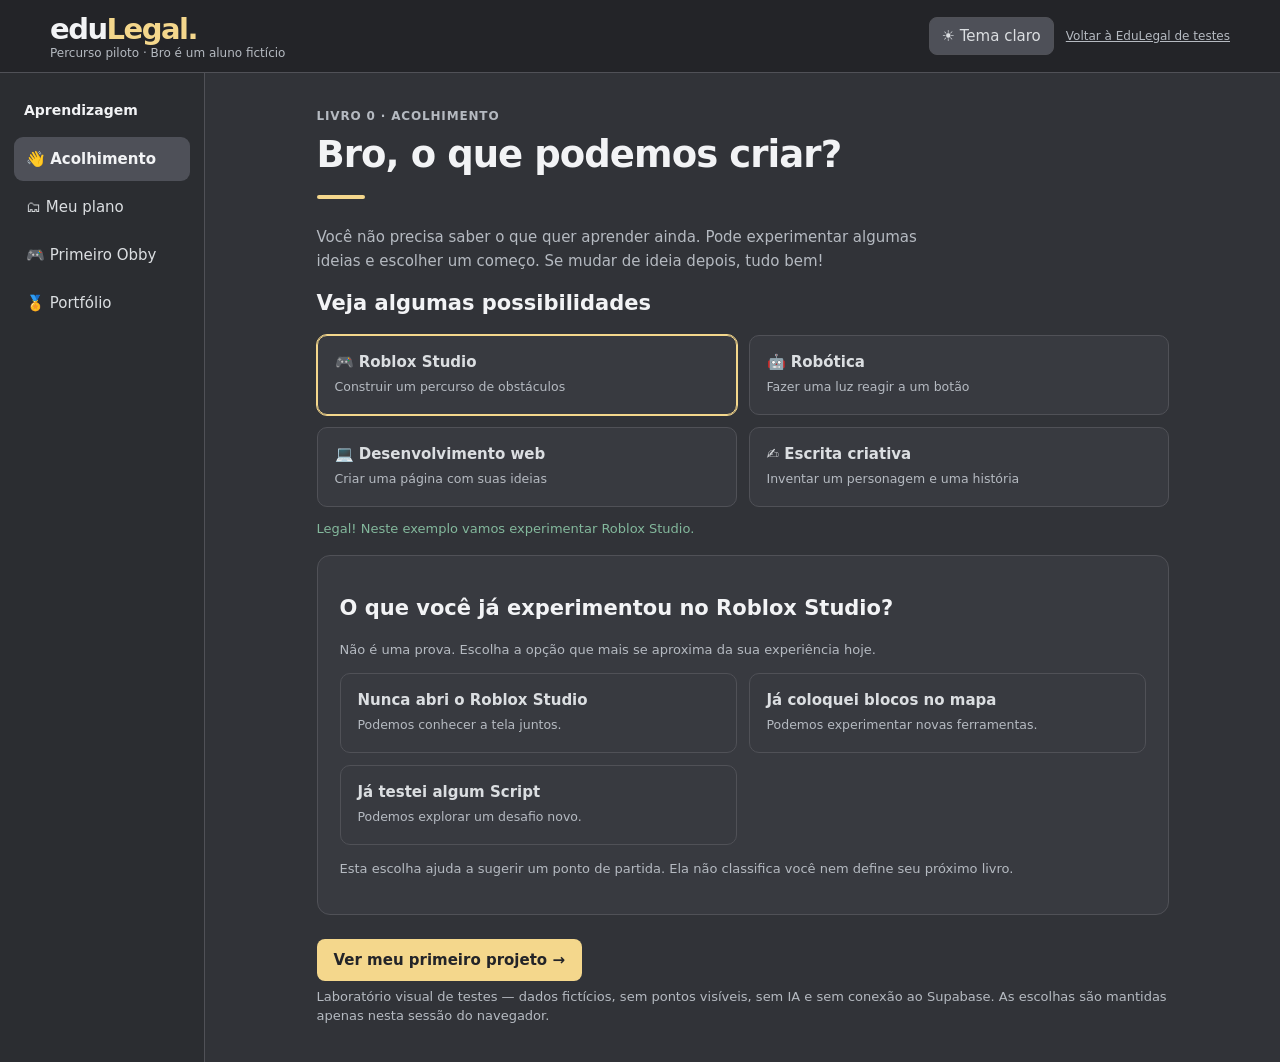
<file: experimentos/percurso-bro/index.html>
<!doctype html>
<html lang="pt-BR">
<head>
<meta charset="utf-8"><meta name="viewport" content="width=device-width,initial-scale=1">
<meta name="robots" content="noindex,nofollow"><title>EduLegal · Percurso piloto Bro</title>
<style>
*{box-sizing:border-box}html{font-size:15px}body{margin:0;font-family:system-ui,-apple-system,"Segoe UI",sans-serif;background:var(--bg);color:var(--text);min-height:100vh}
body[data-theme=dark]{--bg:#313338;--header:#232428;--sidebar:#2b2d31;--card:#383a40;--selected:#4e5058;--border:#505157;--title:#f2f3f5;--text:#dbdee1;--muted:#b5bac1;--brand:#f4d78c;--accent:#f4d78c;--accent2:#83b89c}
body[data-theme=light]{--bg:#fbf8ef;--header:#fffdf8;--sidebar:#f0eee6;--card:#fffdf8;--selected:#e3e1da;--border:#dedcd3;--title:#253832;--text:#253832;--muted:#626c65;--brand:#a67516;--accent:#a67516;--accent2:#21765e}
button,select,textarea{font:inherit}button{cursor:pointer}button:focus-visible,textarea:focus-visible{outline:2px solid var(--brand);outline-offset:3px}
header{background:var(--header);border-bottom:1px solid var(--border);min-height:72px;padding:12px clamp(20px,4vw,50px);display:flex;align-items:center;justify-content:space-between;gap:12px}
.logo{font-size:29px;letter-spacing:-1.5px;font-weight:800;color:var(--title)}.logo span{color:var(--brand)}.tag{color:var(--muted);font-size:12px}
.layout{display:grid;grid-template-columns:205px minmax(0,1fr);min-height:calc(100vh - 72px)}aside{background:var(--sidebar);border-right:1px solid var(--border);padding:24px 14px}
aside h2{font-size:14px;margin:4px 10px 18px}main{width:100%;max-width:980px;padding:36px clamp(20px,5vw,70px);margin:0 auto}
.nav{width:100%;border:0;background:transparent;color:var(--text);display:flex;align-items:center;gap:10px;text-align:left;padding:13px 12px;border-radius:9px;margin:4px 0}.nav.active{background:var(--selected);color:var(--title);font-weight:700}
.eyebrow{font-size:12px;letter-spacing:.07em;color:var(--muted);font-weight:650;text-transform:uppercase}h1{color:var(--title);font-size:clamp(25px,4vw,37px);line-height:1.18;letter-spacing:-.025em;margin:10px 0}h2{color:var(--title);font-size:21px;line-height:1.3}.lead{color:var(--muted);max-width:65ch;line-height:1.6}.line{width:48px;height:4px;background:var(--accent);border-radius:4px;margin:18px 0 26px}
.panel{background:var(--card);border:1px solid var(--border);border-radius:13px;padding:22px;margin:15px 0}.small{font-size:13px;color:var(--muted);line-height:1.5}.choice-grid{display:grid;grid-template-columns:repeat(2,minmax(0,1fr));gap:12px;margin:14px 0}
.choice{border:1px solid var(--border);background:var(--card);color:var(--text);border-radius:10px;text-align:left;padding:17px;min-height:80px;display:flex;flex-direction:column;align-items:flex-start;gap:8px;font-weight:600}.choice small{font-weight:400;color:var(--muted)}.choice.selected{border-color:var(--accent);outline:1px solid var(--accent)}.choice:focus-visible{outline:2px solid var(--accent)}
.primary{border:0;border-radius:8px;background:var(--brand);color:var(--header);font-weight:750;padding:12px 17px;margin:9px 8px 6px 0}.secondary{border:1px solid var(--border);background:var(--selected);color:var(--text);border-radius:8px;padding:9px 12px}.pill{border:1px solid var(--border);background:transparent;color:var(--text);padding:7px 11px;border-radius:999px;margin:3px}.pill.active{border-color:var(--accent);background:var(--selected);font-weight:700}
.board{display:grid;grid-template-columns:1fr 1fr;gap:12px;margin-top:18px}.column{background:var(--card);border:1px solid var(--border);border-radius:12px;min-height:245px;padding:12px}.column.over{outline:2px dashed var(--brand)}.column h3{font-size:15px;margin:8px}.task{border:1px solid var(--border);border-radius:9px;background:var(--bg);padding:13px;margin:9px 0}.task strong{display:block;color:var(--title)}.task small{display:block;color:var(--muted);margin:5px 0 11px}.task button{border:0;background:var(--selected);color:var(--text);padding:6px 9px;margin:0 6px 4px 0;border-radius:7px;font-size:12px}
.steps{margin:14px 0 0;padding-left:20px;line-height:1.8}.steps li{padding:4px 0}details{border:1px solid var(--border);border-radius:10px;padding:14px 16px;margin:13px 0;background:var(--card)}summary{cursor:pointer;font-weight:650}
textarea{width:100%;min-height:85px;border:1px solid var(--border);border-radius:9px;padding:12px;background:var(--bg);color:var(--text);resize:vertical}label{display:block;margin:13px 0 7px;font-weight:600}.notice{border-left:3px solid var(--accent2);padding:10px 16px;background:var(--card);border-radius:6px;margin:16px 0;line-height:1.5}
.badgebox{display:grid;grid-template-columns:75px 1fr;align-items:center;gap:14px}.medal{background:var(--selected);border:1px solid var(--border);display:grid;place-items:center;width:70px;height:70px;border-radius:18px;font-size:30px}
.divider{border:0;border-top:1px solid var(--border);margin:20px 0}.muted{color:var(--muted)}.hidden{display:none!important}.right{display:flex;align-items:center;gap:12px;flex-wrap:wrap}a{color:var(--brand)}
.status{margin:12px 0;color:var(--accent2);font-size:13px;min-height:19px}
@media(max-width:720px){.layout{display:block}aside{padding:10px;display:flex;overflow:auto;gap:5px}aside h2{display:none}.nav{white-space:nowrap;width:auto;margin:0;padding:10px}.choice-grid,.board{grid-template-columns:1fr}header{flex-wrap:wrap}main{padding:24px 18px}}
</style>
</head>
<body data-theme="dark">
<header>
 <div><div class="logo">edu<span>Legal.</span></div><div class="tag">Percurso piloto · Bro é um aluno fictício</div></div>
 <div class="right"><button id="theme" class="secondary" type="button">☀ Tema claro</button><a class="tag" href="../../index.html">Voltar à EduLegal de testes</a></div>
</header>
<div class="layout">
<aside aria-label="Navegação do percurso"><h2>Aprendizagem</h2>
 <button class="nav active" data-tab="acolhimento">👋 Acolhimento</button>
 <button class="nav" data-tab="planejamento">🗂 Meu plano</button>
 <button class="nav" data-tab="roblox">🎮 Primeiro Obby</button>
 <button class="nav" data-tab="portfolio">🏅 Portfólio</button>
</aside>
<main id="main">
<section data-screen="acolhimento">
 <div class="eyebrow">Livro 0 · Acolhimento</div>
 <h1>Bro, o que podemos criar?</h1><div class="line"></div>
 <p class="lead">Você não precisa saber o que quer aprender ainda. Pode experimentar algumas ideias e escolher um começo. Se mudar de ideia depois, tudo bem!</p>
 <h2>Veja algumas possibilidades</h2>
 <div class="choice-grid" role="group" aria-label="Áreas que gostaria de experimentar">
  <button class="choice" data-area="roblox">🎮 Roblox Studio <small>Construir um percurso de obstáculos</small></button>
  <button class="choice" data-area="robotica">🤖 Robótica <small>Fazer uma luz reagir a um botão</small></button>
  <button class="choice" data-area="web">💻 Desenvolvimento web <small>Criar uma página com suas ideias</small></button>
  <button class="choice" data-area="escrita">✍️ Escrita criativa <small>Inventar um personagem e uma história</small></button>
 </div>
 <p id="areaResponse" class="status" aria-live="polite"></p>
 <div class="panel">
   <h2>O que você já experimentou no Roblox Studio?</h2>
   <p class="small">Não é uma prova. Escolha a opção que mais se aproxima da sua experiência hoje.</p>
   <div class="choice-grid" id="experience" role="group" aria-label="Minha experiência anterior">
    <button class="choice" data-exp="novo">Nunca abri o Roblox Studio <small>Podemos conhecer a tela juntos.</small></button>
    <button class="choice" data-exp="pecas">Já coloquei blocos no mapa <small>Podemos experimentar novas ferramentas.</small></button>
    <button class="choice" data-exp="codigo">Já testei algum Script <small>Podemos explorar um desafio novo.</small></button>
   </div>
   <p class="small">Esta escolha ajuda a sugerir um ponto de partida. Ela não classifica você nem define seu próximo livro.</p>
 </div>
 <button class="primary" id="start" type="button">Ver meu primeiro projeto →</button>
</section>

<section data-screen="planejamento" class="hidden">
 <div class="eyebrow">Antes de criar · Planejamento do dia</div>
 <h1>O que vou experimentar hoje?</h1><div class="line"></div>
 <p class="lead">Não precisa inventar uma meta difícil. Escolha uma ou duas tarefas. Arraste os cartões para <strong>Vou fazer hoje</strong>, ou use os botões. Você pode mudar o plano quando quiser.</p>
 <div class="board">
  <div class="column" id="laterColumn" data-zone="later"><h3>Ideias para depois</h3><div class="tasks" id="later"></div></div>
  <div class="column" id="todayColumn" data-zone="today"><h3>Vou fazer hoje</h3><div class="tasks" id="today"></div></div>
 </div>
 <p id="planStatus" class="status" aria-live="polite"></p>
 <button class="primary" id="goBook" type="button">Abrir a atividade escolhida →</button>
 <div class="notice">Planejar é escolher um primeiro passo. Se uma ideia não funcionar, podemos mudar o caminho.</div>
</section>

<section data-screen="roblox" class="hidden">
 <div class="eyebrow">Livro 1 · Roblox Studio · Exemplo de primeira missão</div>
 <h1>Meu primeiro Obby</h1><div class="line"></div>
 <p class="lead">Vamos começar com uma plataforma simples. Mais tarde, aprenderemos a fazê-la aparecer e desaparecer usando propriedades e pequenas linhas de Luau.</p>
 <div class="panel">
   <h2>Minha missão de agora</h2>
   <p id="currentMission" class="lead"></p>
   <h3>Entenda</h3><p>Uma <code>Part</code> é um objeto que você pode colocar no mundo. Ela possui propriedades, como tamanho, posição e cor.</p>
   <h3>Experimente</h3><ol class="steps" id="missionSteps"></ol>
   <details id="hint"><summary>Preciso de uma pista</summary><p id="hintText"></p></details>
   <h3>Observe</h3><label for="reflection">O que aconteceu quando você testou a plataforma?</label>
   <textarea id="reflection" placeholder="Por exemplo: o bloco não caiu quando marquei Anchored."></textarea>
   <p class="small">Escreva o que realmente observou. Esta demonstração não consegue enxergar automaticamente seu Roblox Studio.</p>
   <button class="primary" id="saveReflection" type="button">Registrar minha descoberta</button>
   <p id="reflectionStatus" class="status" aria-live="polite"></p>
 </div>
 <div class="notice">Esta é uma demonstração curta de missões vinculadas ao planejamento. Os livros completos terão testes, pistas graduais, exercícios de compreensão e expansões. A programação da repetição e da colisão será ensinada progressivamente.</div>
 <button class="secondary" id="backPlan" type="button">← Voltar ao meu plano</button>
 <button class="primary" id="seePortfolio" type="button">Ver rascunho do portfólio →</button>
</section>

<section data-screen="portfolio" class="hidden">
 <div class="eyebrow">Portfólio · Exemplo privado</div><h1>Minhas criações</h1><div class="line"></div>
 <div class="panel">
  <h2>Meu primeiro Obby</h2><p class="small">Projeto em construção · Roblox Studio</p>
  <p>Estou aprendendo a construir plataformas e a testar como elas funcionam. Depois, vou explorar uma plataforma que aparece e desaparece.</p>
  <hr class="divider">
  <p><strong>Minha descoberta registrada</strong></p>
  <p id="portfolioReflection" class="muted">Ainda não foi registrada uma observação neste protótipo.</p>
  <hr class="divider">
  <div class="badgebox"><div class="medal">🏗️</div><div><strong>Primeiras Construções</strong><p class="small">Badge de nível inicial · <strong>não concedido</strong>. Precisará de evidências reais de construção e conferência dos critérios.</p></div></div>
 </div>
 <div class="panel"><h2>O que a EduLegal conseguiu registrar?</h2>
  <p id="report" class="small"></p>
  <p class="small">Isto não é um relatório de IA nem uma avaliação de autorregulação. São apenas eventos simples desta demonstração, sem inferir capacidade, personalidade ou emoções.</p>
 </div>
 <div class="notice">Na plataforma real, o projeto e os badges validados poderão aparecer no portfólio. A publicação externa será uma escolha supervisionada, não automática.</div>
</section>
<footer class="small">Laboratório visual de testes — dados fictícios, sem pontos visíveis, sem IA e sem conexão ao Supabase. As escolhas são mantidas apenas nesta sessão do navegador.</footer>
</main></div>
<script>
(function(){
 "use strict";
 const STORAGE="edulegal-percurso-bro-v0";
 const tasks=[
  {id:"explorer",title:"Conhecer Explorer e Propriedades",detail:"Encontrar uma Part e observar suas propriedades."},
  {id:"part",title:"Construir minha primeira plataforma",detail:"Inserir uma Part, mudar tamanho e ativar Anchored."},
  {id:"salto",title:"Testar o salto entre plataformas",detail:"Usar Play, observar e ajustar distâncias."},
  {id:"transparency",title:"Experimentar um bloco invisível",detail:"Testar Transparency e CanCollide."},
  {id:"script",title:"Fazer o bloco aparecer e desaparecer",detail:"Escrever o Script em partes pequenas."}
 ];
 let state={area:"roblox",experience:"",today:["part"],hintOpened:false,reflection:""};
 try{const saved=JSON.parse(sessionStorage.getItem(STORAGE)||"null");if(saved&&Array.isArray(saved.today))state=Object.assign(state,saved);}catch(_){}
 const $=id=>document.getElementById(id);
 function save(){try{sessionStorage.setItem(STORAGE,JSON.stringify(state));}catch(_){}}
 function navigate(tab){
  document.querySelectorAll("[data-screen]").forEach(s=>s.classList.toggle("hidden",s.dataset.screen!==tab));
  document.querySelectorAll("[data-tab]").forEach(b=>{b.classList.toggle("active",b.dataset.tab===tab);b.setAttribute("aria-current",b.dataset.tab===tab?"page":"false");});
  if(tab==="planejamento")renderBoard();
  if(tab==="roblox")renderMission();
  if(tab==="portfolio")updatePortfolio();
  window.scrollTo({top:0,behavior:"auto"});
 }
 function renderMission(){
   const id=state.today[0]||"part";
   const selected=tasks.find(t=>t.id===id)||tasks[1];
   const missions={
    explorer:{
      steps:["Abra um projeto Baseplate no Roblox Studio.","Localize Explorer. Se não aparecer, abra pelo menu do Studio.","Selecione a Baseplate e observe as propriedades exibidas.","Escolha uma propriedade e descreva algo que percebeu."],
      hint:"Explorer mostra os objetos. Properties mostra os ajustes possíveis do objeto selecionado."
    },
    part:{
      steps:["Abra um projeto Baseplate no Roblox Studio.","Insira uma Part e aumente seu tamanho.","Na janela Properties, marque Anchored.","Use Play e observe o resultado."],
      hint:"Procure a Part no Explorer. Em Properties, encontre Anchored: quando ativado, o bloco não cai pela gravidade."
    },
    salto:{
      steps:["Construa duas plataformas e marque Anchored nas duas.","Use Play e tente saltar de uma plataforma para a outra.","Volte ao Studio e mude a distância entre elas.","Teste novamente. Qual distância funcionou melhor?"],
      hint:"Experimente mover apenas uma plataforma por vez e comparar o resultado dos dois testes."
    },
    transparency:{
      steps:["Insira uma Part e marque Anchored.","Em Properties, altere Transparency de 0 para 1.","Teste se o personagem ainda consegue pisar nesse bloco.","Depois experimente alterar CanCollide e teste novamente."],
      hint:"Transparency controla a aparência. CanCollide controla a colisão. Uma peça invisível pode continuar sólida."
    },
    script:{
      steps:["Adicione uma Part ao Workspace, marque Anchored e insira um Script dentro dela.","Escreva apenas uma linha no Script: script.Parent.Transparency = 1","Teste no Play. O que mudou?","Agora acrescente uma linha: task.wait(2) e depois outra: script.Parent.Transparency = 0. Teste de novo."],
      hint:"script.Parent é a Part que contém o Script. Transparency 1 torna a peça invisível; 0 torna visível. Esta etapa ainda não programa a repetição."
    }
   };
   const m=missions[selected.id]||missions.part;
   $("currentMission").textContent=selected.title;
   const steps=$("missionSteps");steps.replaceChildren();
   for(const line of m.steps){const li=document.createElement("li");li.textContent=line;steps.append(li);}
   $("hintText").textContent=m.hint;
   $("hint").open=false;
 }
 function renderChoices(){
  document.querySelectorAll("[data-area]").forEach(b=>{const active=state.area===b.dataset.area;b.classList.toggle("selected",active);b.setAttribute("aria-pressed",String(active));});
  document.querySelectorAll("[data-exp]").forEach(b=>{const active=state.experience===b.dataset.exp;b.classList.toggle("selected",active);b.setAttribute("aria-pressed",String(active));});
  $("areaResponse").textContent=state.area==="roblox"?"Legal! Neste exemplo vamos experimentar Roblox Studio.":"Essa área também fará parte da EduLegal. Neste percurso demonstrativo, vamos experimentar Roblox Studio.";
 }
 function renderBoard(){
  for(const zone of ["today","later"]){const container=$(zone);container.replaceChildren();const items=tasks.filter(t=>(zone==="today")===state.today.includes(t.id));items.sort((a,b)=>zone==="today"?state.today.indexOf(a.id)-state.today.indexOf(b.id):tasks.indexOf(a)-tasks.indexOf(b));items.forEach(task=>{
   const box=document.createElement("article");box.className="task";box.draggable=true;box.dataset.id=task.id;
   const title=document.createElement("strong");title.textContent=task.title;
   const note=document.createElement("small");note.textContent=task.detail;box.append(title,note);
   const move=document.createElement("button");move.type="button";move.textContent=zone==="today"?"Deixar para depois":"Fazer hoje";move.addEventListener("click",()=>moveTask(task.id,zone==="today"?"later":"today"));box.append(move);
   if(zone==="today"){
    const up=document.createElement("button");up.textContent="↑ Antes";up.setAttribute("aria-label","Mover "+task.title+" para cima");up.addEventListener("click",()=>shift(task.id,-1));
    const down=document.createElement("button");down.textContent="↓ Depois";down.setAttribute("aria-label","Mover "+task.title+" para baixo");down.addEventListener("click",()=>shift(task.id,1));box.append(up,down);
   }
   box.addEventListener("dragstart",e=>{e.dataTransfer.setData("text/plain",task.id);e.dataTransfer.effectAllowed="move";});container.append(box);
  });}
  $("planStatus").textContent=state.today.length? "Você escolheu "+state.today.length+" tarefa(s) para hoje. O plano pode mudar.":"Seu plano ainda está vazio. Escolha uma tarefa para começar.";
 }
 function moveTask(id,zone){state.today=state.today.filter(x=>x!==id);if(zone==="today")state.today.push(id);save();renderBoard();}
 function shift(id,dir){const i=state.today.indexOf(id);const j=i+dir;if(i<0||j<0||j>=state.today.length)return;[state.today[i],state.today[j]]=[state.today[j],state.today[i]];save();renderBoard();}
 document.querySelectorAll("[data-zone]").forEach(col=>{
  col.addEventListener("dragover",e=>{e.preventDefault();col.classList.add("over");});
  col.addEventListener("dragleave",()=>col.classList.remove("over"));
  col.addEventListener("drop",e=>{e.preventDefault();col.classList.remove("over");const id=e.dataTransfer.getData("text/plain");if(tasks.some(t=>t.id===id))moveTask(id,col.dataset.zone);});
 });
 document.querySelectorAll("[data-tab]").forEach(b=>b.addEventListener("click",()=>navigate(b.dataset.tab)));
 document.querySelectorAll("[data-area]").forEach(b=>b.addEventListener("click",()=>{state.area=b.dataset.area;save();renderChoices();}));
 document.querySelectorAll("[data-exp]").forEach(b=>b.addEventListener("click",()=>{state.experience=b.dataset.exp;save();renderChoices();}));
 $("start").onclick=()=>navigate("planejamento");
 $("goBook").onclick=()=>navigate("roblox");
 $("backPlan").onclick=()=>navigate("planejamento");
 $("seePortfolio").onclick=()=>navigate("portfolio");
 $("hint").addEventListener("toggle",()=>{if($("hint").open){state.hintOpened=true;save();}});
 $("reflection").value=state.reflection||"";
 $("saveReflection").onclick=()=>{state.reflection=$("reflection").value.slice(0,1200);save();$("reflectionStatus").textContent="Descoberta registrada nesta sessão. Você pode editar se quiser.";};
 function updatePortfolio(){
  $("portfolioReflection").textContent=state.reflection||"Ainda não foi registrada uma observação neste protótipo.";
  $("report").textContent="Neste exemplo, Bro escolheu "+state.today.length+" tarefa(s) para hoje, "+(state.hintOpened?"consultou uma pista":"não consultou a pista disponível")+" e "+(state.reflection?"registrou uma observação.":"ainda não registrou uma observação.")+" Esses fatos, sozinhos, não demonstram seu grau de autorregulação.";
 }
 $("theme").onclick=()=>{const next=document.body.dataset.theme==="dark"?"light":"dark";document.body.dataset.theme=next;$("theme").textContent=next==="dark"?"☀ Tema claro":"☾ Tema escuro";};
 renderChoices();navigate("acolhimento");
})();
</script>
</body>
</html>
</file>
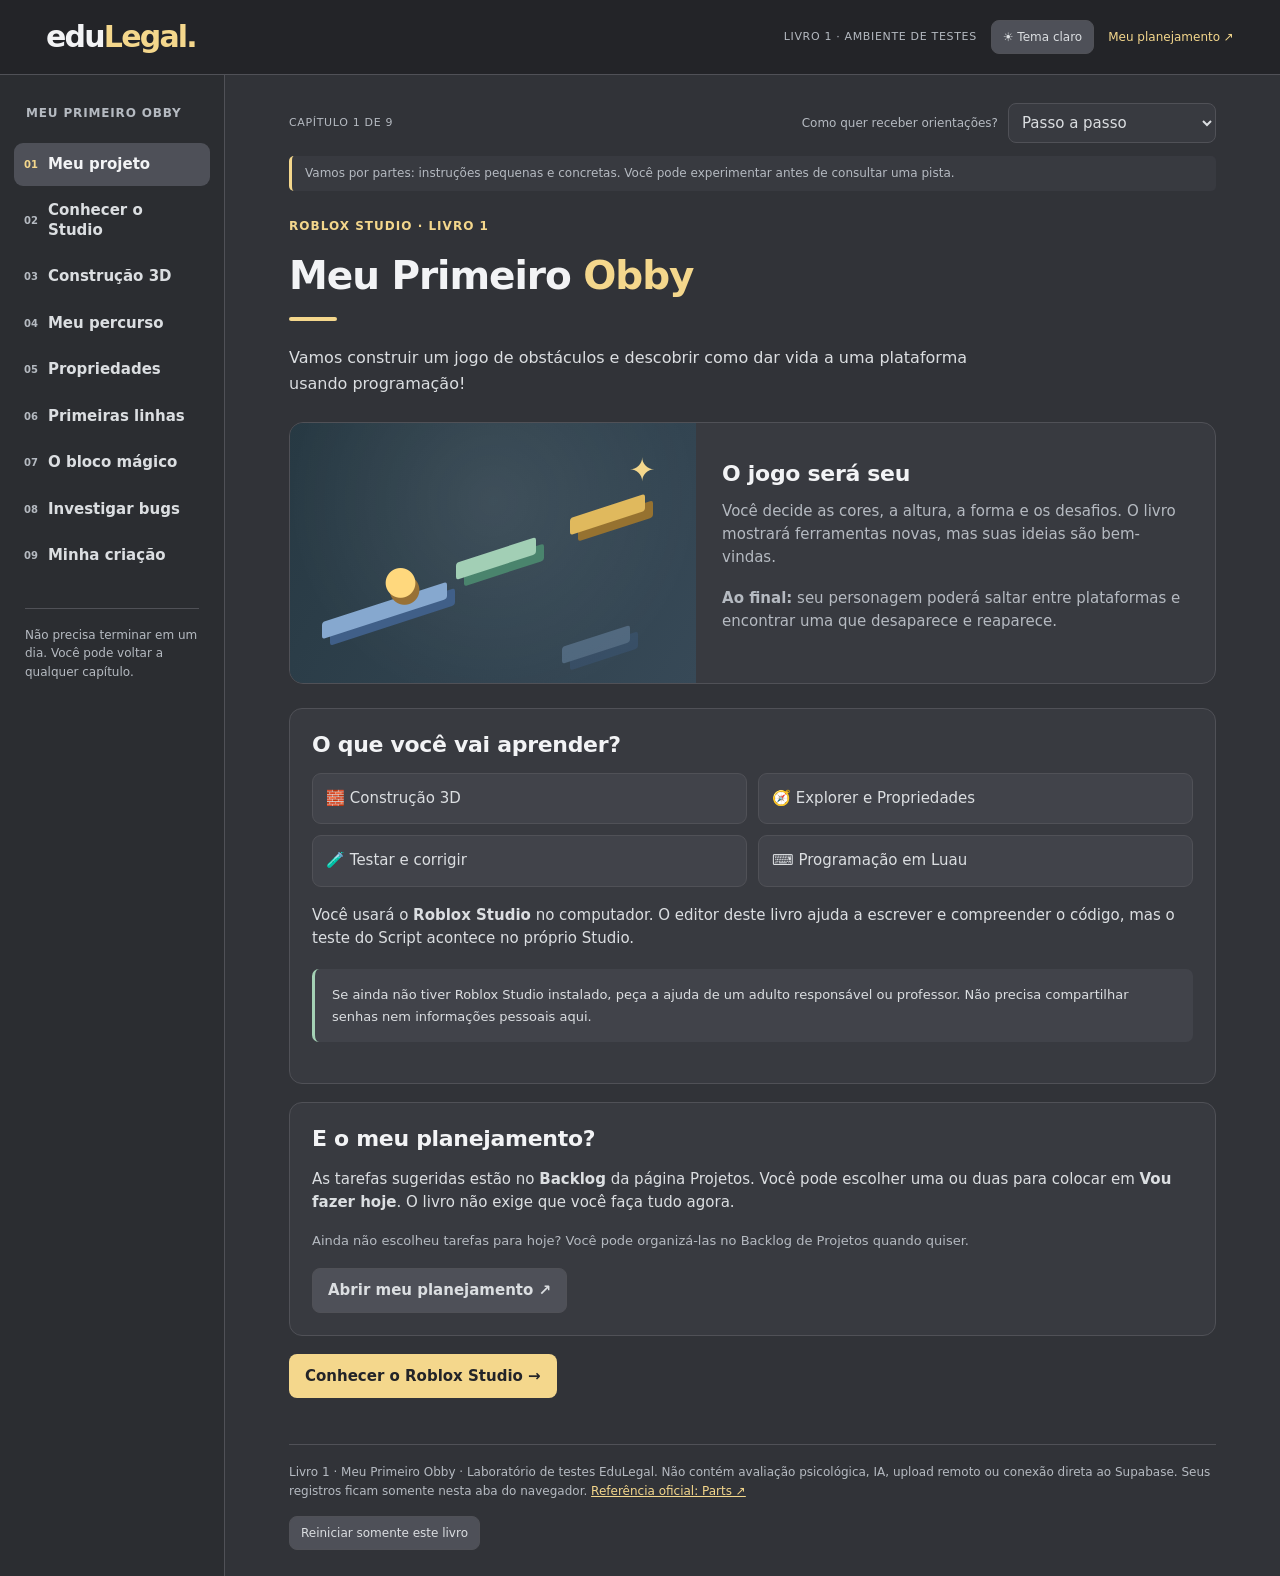
<file: livros/meu-primeiro-obby/index.html>
<!doctype html>
<html lang="pt-BR">
<head>
<meta charset="utf-8"><meta name="viewport" content="width=device-width,initial-scale=1">
<meta name="robots" content="noindex,nofollow">
<title>Meu Primeiro Obby · Livro 1 · EduLegal</title>
<meta name="description" content="Livro interativo da EduLegal: construção 3D e primeiros scripts no Roblox Studio. Ambiente de testes.">
<link rel="stylesheet" href="style.css">
<script src="book.js" defer></script>
</head>
<body data-theme="dark" data-mode="guiado">
<a href="#main" class="skip">Pular para o livro</a>
<header class="topbar">
 <a href="../../index.html?demo=1" class="logo" aria-label="EduLegal, dashboard de testes">edu<span>Legal.</span></a>
 <div class="topright"><span class="meta">LIVRO 1 · AMBIENTE DE TESTES</span>
  <button id="themeToggle" class="soft" type="button">☀ Tema claro</button>
  <a href="../../index.html?demo=1&view=projetos" class="headerlink">Meu planejamento ↗</a>
 </div>
</header>
<div class="shell">
 <nav class="sidebar" aria-label="Capítulos do livro">
  <p class="side-label">MEU PRIMEIRO OBBY</p>
  <button type="button" class="nav active" data-chapter="0"><span>01</span> Meu projeto</button>
  <button type="button" class="nav" data-chapter="1"><span>02</span> Conhecer o Studio</button>
  <button type="button" class="nav" data-chapter="2"><span>03</span> Construção 3D</button>
  <button type="button" class="nav" data-chapter="3"><span>04</span> Meu percurso</button>
  <button type="button" class="nav" data-chapter="4"><span>05</span> Propriedades</button>
  <button type="button" class="nav" data-chapter="5"><span>06</span> Primeiras linhas</button>
  <button type="button" class="nav" data-chapter="6"><span>07</span> O bloco mágico</button>
  <button type="button" class="nav" data-chapter="7"><span>08</span> Investigar bugs</button>
  <button type="button" class="nav" data-chapter="8"><span>09</span> Minha criação</button>
  <div class="sidebar-note">Não precisa terminar em um dia. Você pode voltar a qualquer capítulo.</div>
 </nav>
 <main id="main" tabindex="-1">
 <div class="topline">
  <span class="meta" id="chapterCount">CAPÍTULO 1 DE 9</span>
  <div class="modecontrols">
   <label for="supportMode">Como quer receber orientações?</label>
   <select id="supportMode" aria-label="Quantidade de orientação no livro">
    <option value="guiado">Passo a passo</option>
    <option value="acompanhado">Dicas quando precisar</option>
    <option value="exploratorio">Mais independente</option>
   </select>
  </div>
 </div>
 <div class="mode-info" id="modeInfo" role="status">Vamos por partes. Você pode mudar a quantidade de ajuda quando quiser.</div>

 <section class="chapter" data-screen="0">
  <p class="overline">ROBLOX STUDIO · LIVRO 1</p>
  <h1>Meu Primeiro <em>Obby</em></h1><div class="dash"></div>
  <p class="lead">Vamos construir um jogo de obstáculos e descobrir como dar vida a uma plataforma usando programação!</p>
  <div class="hero">
   <div class="obby-art" role="img" aria-label="Ilustração de um percurso com plataformas coloridas, um personagem e uma plataforma transparente">
    <span class="plat p1"></span><span class="plat p2"></span><span class="plat p3"></span><span class="plat p4"></span><span class="avatar">●</span><span class="spark">✦</span>
   </div>
   <div><h2>O jogo será seu</h2>
    <p>Você decide as cores, a altura, a forma e os desafios. O livro mostrará ferramentas novas, mas suas ideias são bem-vindas.</p>
    <p><strong>Ao final:</strong> seu personagem poderá saltar entre plataformas e encontrar uma que desaparece e reaparece.</p>
   </div>
  </div>
  <div class="panel">
   <h2>O que você vai aprender?</h2>
   <div class="skills"><span>🧱 Construção 3D</span><span>🧭 Explorer e Propriedades</span><span>🧪 Testar e corrigir</span><span>⌨️ Programação em Luau</span></div>
   <p>Você usará o <strong>Roblox Studio</strong> no computador. O editor deste livro ajuda a escrever e compreender o código, mas o teste do Script acontece no próprio Studio.</p>
   <div class="info">Se ainda não tiver Roblox Studio instalado, peça a ajuda de um adulto responsável ou professor. Não precisa compartilhar senhas nem informações pessoais aqui.</div>
  </div>
  <div class="panel">
   <h2>E o meu planejamento?</h2>
   <p>As tarefas sugeridas estão no <strong>Backlog</strong> da página Projetos. Você pode escolher uma ou duas para colocar em <strong>Vou fazer hoje</strong>. O livro não exige que você faça tudo agora.</p>
   <p id="planSummary" class="muted">Você também pode explorar o livro antes de escolher suas tarefas.</p>
   <a href="../../index.html?demo=1&view=projetos" class="secondary aslink">Abrir meu planejamento ↗</a>
  </div>
  <button class="primary" type="button" data-next>Conhecer o Roblox Studio →</button>
 </section>

 <section class="chapter" data-screen="1" hidden>
  <p class="overline">MISSÃO 1 · CONHECER O AMBIENTE</p>
  <h1>Vamos conhecer nossa oficina de jogos?</h1><div class="dash"></div>
  <p class="lead"><strong>Roblox Studio</strong> é o programa em que vamos construir nosso jogo. Pense nele como uma oficina: no espaço maior da tela você vê o mundo 3D; nas barras e janelas ao redor ficam as ferramentas.</p>
  <p>Por enquanto, <strong>não precisa decorar nomes</strong>. Vamos conhecer uma coisa de cada vez.</p>

  <div class="panel">
    <h2>1. Primeiro, olhe o mundo do jogo</h2>
    <p>Abra o Roblox Studio e escolha um projeto <strong>Baseplate</strong>. Você verá um chão e um espaço onde poderá colocar objetos. Esse espaço é a <strong>visualização 3D</strong>.</p>
    <figure class="screenshot">
      <img src="https://prod.docsiteassets.roblox.com/assets/tutorials/studio-lesson/Explorer.jpg" alt="Captura real do Roblox Studio: cenário 3D no centro, ferramentas na parte superior e janelas Explorer e Properties à direita. Na imagem, Lighting está selecionado; a Part será criada na atividade seguinte." loading="lazy" referrerpolicy="no-referrer">
      <figcaption>Esta é uma imagem real da interface do Roblox Studio. Observe principalmente o cenário no centro. As janelas podem estar em outras posições no seu computador. <a href="https://create.roblox.com/docs/studio/overview" target="_blank" rel="noopener noreferrer">Ver a documentação oficial ↗</a></figcaption>
    </figure>
    <div class="question-tip"><strong>Observe:</strong> onde está o chão do mundo 3D? Você consegue movimentar a câmera para olhar ao redor?</div>
  </div>

  <div class="panel">
    <h2>2. Agora, coloque um bloco no mundo</h2>
    <p>No Roblox Studio, um objeto simples de construção é chamado <strong>Part</strong> (peça). Uma Part pode virar plataforma, parede, degrau ou outro objeto do cenário.</p>
    <ol class="steps">
      <li>Na barra superior, procure a guia <strong>Home</strong> (Início).</li>
      <li>Clique em <strong>Part</strong> para inserir uma peça no mundo 3D. A ferramenta também pode aparecer na guia <strong>Model</strong>.</li>
      <li>Olhe o cenário: você consegue encontrar o bloco que acabou de criar?</li>
    </ol>
    <p class="muted">Não precisa mudar o tamanho ou a cor agora. Isso será aprendido nos próximos passos.</p>
  </div>

  <div class="panel">
    <h2>3. Um bloco, três lugares para observar</h2>
    <p>A <strong>mesma Part</strong> pode ser vista no cenário 3D e encontrada na lista de objetos chamada <strong>Explorer</strong>. Ao selecioná-la, outra janela, <strong>Properties</strong>, mostra suas características.</p>
    <p><strong>Experimente no desenho:</strong> clique no bloco dourado ou no nome <strong>Part</strong> na lista. Veja o que aparece em Properties.</p>

    <div class="studio-schematic" role="group" aria-label="Ilustração interativa de como uma Part aparece no cenário, no Explorer e em Properties">
      <div class="studio-top">Roblox Studio · desenho didático <span>Home › Part</span></div>
      <div class="studio-main">
        <div class="studio-view">
          <div class="studio-view-label"><span class="diagram-num">1</span> Mundo 3D</div>
          <div class="studio-floor"></div>
          <button type="button" id="diagramScenePart" class="studio-part-button" aria-label="Selecionar a Part no mundo 3D" aria-pressed="false"><span class="studio-part-shape"></span><span class="part-label">Part</span></button>
        </div>
        <div class="studio-panels">
          <div class="studio-explorer">
            <div class="studio-panel-title"><span class="diagram-num">2</span> Explorer <small>Lista de objetos</small></div>
            <div class="studio-tree"><div class="workspace-line">▾ Workspace</div>
              <button type="button" id="diagramExplorerPart" aria-label="Selecionar Part no Explorer" aria-pressed="false" class="studio-tree-item">▣ Part</button>
            </div>
          </div>
          <div class="studio-properties">
            <div class="studio-panel-title"><span class="diagram-num">3</span> Properties <small>Características do objeto</small></div>
            <div id="diagramProperties" class="studio-properties-rows"><p class="studio-empty">Selecione a Part para ver suas características.</p></div>
          </div>
        </div>
      </div>
    </div>
    <p class="feedback" id="diagramFeedback" role="status">Selecione a Part no desenho para observar a ligação entre as três áreas.</p>
    <div class="compare"><div><strong>Explorer</strong><p>Ajuda a encontrar e selecionar <strong>objetos</strong> do jogo.</p></div><div><strong>Properties</strong><p>Mostra o que podemos <strong>mudar no objeto selecionado</strong>: por exemplo, nome, tamanho e cor.</p></div></div>
    <p class="muted">O desenho é uma simulação explicativa, não a interface real do Roblox Studio. As janelas podem ficar em posições diferentes.</p>
  </div>

  <div class="support">
    <p data-mode-text="guiado"><strong>Agora no Roblox Studio:</strong> procure a janela <strong>Explorer</strong>, encontre <strong>Workspace</strong> e procure a sua <strong>Part</strong> dentro dele. Clique no nome Part. Depois olhe a janela <strong>Properties</strong> e encontre pelo menos uma característica, como <strong>Name</strong> ou <strong>Color</strong>.</p>
    <p data-mode-text="acompanhado" hidden><strong>Experimente no Studio:</strong> encontre a Part dentro de Workspace no Explorer, selecione-a e observe o que mudou em Properties. Se precisar, siga a sequência acima.</p>
    <p data-mode-text="exploratorio" hidden><strong>Investigue no Studio:</strong> selecione a Part no cenário e depois no Explorer. O que acontece na janela Properties? Como as três áreas se relacionam?</p>
  </div>
  <details><summary>Não encontrei Explorer ou Properties. Onde estão?</summary><p>Na interface atual do Roblox Studio, essas janelas podem ser abertas pela guia <strong>Home</strong> ou pelo menu <strong>Window</strong> (Janela). Procure os botões <strong>Explorer</strong> e <strong>Properties</strong>. Se seu Studio estiver organizado de outra forma, as janelas podem aparecer lado a lado ou em abas.</p></details>

  <div class="panel">
    <h2>4. Agora sim: vamos conferir!</h2>
    <p>Você selecionou uma <strong>Part</strong> no Explorer. Em qual janela aparecem as características dessa peça, como cor e tamanho?</p>
    <div class="choice-row" role="group" aria-label="Qual janela mostra características da Part">
      <button class="choice" data-check="properties" data-value="explorer" type="button">Explorer</button>
      <button class="choice" data-check="properties" data-value="properties" type="button">Properties</button>
      <button class="choice" data-check="properties" data-value="play" type="button">Play</button>
    </div>
    <p class="feedback" id="feedbackProperties" role="status"></p>
    <details><summary>Quero uma pista</summary><p>O Explorer mostra <strong>quais objetos existem</strong>. A janela que mostra a <strong>cor, o tamanho e outras características da Part selecionada</strong> é outra. Observe novamente o desenho acima.</p></details>
  </div>
  <div class="reflection"><label for="noteStudio">Que descoberta você fez ao selecionar uma Part? <span>(opcional)</span></label><textarea id="noteStudio" rows="2" maxlength="500" placeholder="Ex.: cliquei na Part no Explorer e apareceram suas características em Properties."></textarea></div>
  <div class="pager"><button class="secondary" data-prev type="button">← Voltar</button><button class="primary" data-next type="button">Aprender a construir com a Part →</button></div>
 </section>

 <section class="chapter" data-screen="2" hidden>
  <p class="overline">MISSÃO 2 · CONSTRUÇÃO 3D</p>
  <h1>Minha primeira plataforma</h1><div class="dash"></div>
  <p class="lead">Você já conheceu a <strong>Part</strong> e descobriu onde encontrá-la. Agora vamos transformar aquela peça em uma plataforma. Se ainda não criou a sua Part, volte ao capítulo anterior para experimentá-la.</p>
  <div class="support">
    <p data-mode-text="guiado">Faça uma mudança por vez na <strong>Part que você já criou</strong>: selecione a peça no Explorer e experimente <strong>Move</strong>, <strong>Scale</strong> e <strong>Rotate</strong>. Para virar uma plataforma, aumente principalmente sua largura e profundidade.</p>
    <p data-mode-text="acompanhado" hidden>Crie uma Part e use Move, Scale e Rotate. Teste o que cada ferramenta altera.</p>
    <p data-mode-text="exploratorio" hidden>Construa uma plataforma na qual seu personagem conseguiria ficar em pé. Quais ferramentas e propriedades precisou usar?</p>
  </div>
  <div class="tool-grid">
   <div><strong>↔ Move</strong><small>Deslocar a peça</small></div>
   <div><strong>⤢ Scale</strong><small>Mudar seu tamanho</small></div>
   <div><strong>⟳ Rotate</strong><small>Girar a peça</small></div>
   <div><strong>⚓ Anchored</strong><small>Impedir que caia pela gravidade</small></div>
  </div>
  <div class="panel">
   <h2>Experiência: por que Anchored importa?</h2>
   <p>Nesta simulação, experimente uma peça fixa e uma peça solta. Depois compare com o Roblox Studio.</p>
   <div class="physics-sim"><div id="physicsCube" class="physics-cube"></div><div class="physics-floor"></div><span class="physics-label" id="physicsLabel">Peça fixa</span></div>
   <div class="button-row"><button type="button" id="anchorYes" class="secondary">Anchored: ligado</button><button type="button" id="anchorNo" class="secondary">Anchored: desligado</button></div>
   <p class="feedback" id="physicsFeedback">Experimente os botões e observe.</p>
   <details><summary>Quero uma pista</summary><p>Uma plataforma normalmente precisa ficar imóvel. Por isso, marque <strong>Anchored = true</strong>. O Studio permite configurar isso nas Propriedades da peça.</p></details>
  </div>
  <div class="reflection"><label for="noteModel">Que mudança você fez na sua plataforma? <span>(opcional)</span></label><textarea id="noteModel" rows="2" maxlength="500" placeholder="Ex.: aumentei o tamanho e deixei a plataforma fixa."></textarea></div>
  <div class="pager"><button class="secondary" data-prev type="button">← Voltar</button><button class="primary" data-next type="button">Montar meu percurso →</button></div>
 </section>

 <section class="chapter" data-screen="3" hidden>
  <p class="overline">MISSÃO 3 · EXPERIMENTAR E PLANEJAR</p>
  <h1>Um percurso de obstáculos!</h1><div class="dash"></div>
  <p class="lead">Construa pelo menos três plataformas. Seu personagem precisa conseguir saltar de uma para outra.</p>
  <div class="support">
   <p data-mode-text="guiado">Duplique ou crie novas peças; deixe todas com Anchored ligado. Organize uma perto da outra, depois afaste um pouco a segunda. Pressione <strong>Play</strong> para testar e <strong>Stop</strong> para voltar à edição.</p>
   <p data-mode-text="acompanhado" hidden>Crie um pequeno Obby com três plataformas. Teste as distâncias usando Play. Ajuste o que não funcionar.</p>
   <p data-mode-text="exploratorio" hidden>Projete um percurso curto, jogável e interessante. Como você vai testar se a dificuldade está adequada?</p>
  </div>
  <div class="panel">
   <h2>Antes de testar, faça uma previsão</h2>
   <p>Se você afastar muito duas plataformas, o que provavelmente acontecerá?</p>
   <div class="choice-row" role="group" aria-label="Previsão sobre distância">
    <button class="choice" data-check="distance" data-value="facil" type="button">O salto ficará mais fácil</button>
    <button class="choice" data-check="distance" data-value="dificil" type="button">O salto poderá ficar difícil ou impossível</button>
   </div>
   <p class="feedback" id="feedbackDistance"></p>
  </div>
  <div class="panel">
   <h2>Seu primeiro ciclo de investigação</h2>
   <div class="cycle"><span>Planejar</span><b>→</b><span>Construir</span><b>→</b><span>Testar</span><b>→</b><span>Ajustar</span></div>
   <p>Não funcionou na primeira tentativa? Ótimo momento para investigar. Experimente mudar <strong>uma coisa de cada vez</strong> e observe a diferença.</p>
  </div>
  <div class="reflection"><label for="noteTesting">Conte sobre um teste que fez <span>(opcional)</span></label><textarea id="noteTesting" rows="3" maxlength="500" placeholder="Ex.: o salto ficou difícil, então aproximei as plataformas."></textarea></div>
  <div class="pager"><button class="secondary" data-prev type="button">← Voltar</button><button class="primary" data-next type="button">Descobrir propriedades →</button></div>
 </section>

 <section class="chapter" data-screen="4" hidden>
  <p class="overline">MISSÃO 4 · PROPRIEDADES</p>
  <h1>Um bloco invisível pode ser sólido?</h1><div class="dash"></div>
  <p class="lead">Na janela Properties do Roblox Studio, encontre <code>Transparency</code> e <code>CanCollide</code>. Essas propriedades fazem coisas diferentes.</p>
  <div class="property-grid">
    <div class="property"><strong>Transparency</strong><p><code>0</code> = visível</p><p><code>1</code> = invisível</p></div>
    <div class="property"><strong>CanCollide</strong><p><code>true</code> = pode bloquear a passagem</p><p><code>false</code> = permite atravessar</p></div>
  </div>
  <div class="panel">
   <h2>Experimente no livro</h2>
   <p>Altere as duas propriedades separadamente. Depois repita o experimento em uma Part no Roblox Studio.</p>
   <div class="property-sim">
    <div class="sim-track"><div class="sim-player">🙂</div><div class="sim-wall" id="propWall"></div><div class="sim-floor"></div></div>
    <div class="property-controls">
      <label for="visibleToggle">Transparência</label><select id="visibleToggle"><option value="0">0 — visível</option><option value="1">1 — invisível</option></select>
      <label for="collideToggle">CanCollide</label><select id="collideToggle"><option value="true">true — sólido</option><option value="false">false — atravessável</option></select>
    </div>
   </div>
   <p id="propFeedback" class="feedback" role="status"></p>
   <details><summary>Preciso de uma pista</summary><p>Uma peça invisível pode continuar com <code>CanCollide = true</code>. Para uma plataforma desaparecer e deixar o personagem passar, será necessário mudar <strong>as duas</strong> propriedades.</p></details>
  </div>
  <div class="panel">
   <h2>Antes de continuar...</h2>
   <p>Uma peça está invisível, mas o personagem ainda consegue pisar nela. Qual propriedade provavelmente precisamos investigar?</p>
   <div class="choice-row" role="group" aria-label="Qual propriedade revisar">
    <button class="choice" type="button" data-check="collision" data-value="size">Size</button>
    <button class="choice" type="button" data-check="collision" data-value="cancollide">CanCollide</button>
    <button class="choice" type="button" data-check="collision" data-value="color">Color</button>
   </div><p id="feedbackCollision" class="feedback"></p>
  </div>
  <div class="pager"><button class="secondary" data-prev type="button">← Voltar</button><button class="primary" data-next type="button">Escrever meu primeiro Script →</button></div>
 </section>

 <section class="chapter" data-screen="5" hidden>
  <p class="overline">MISSÃO 5 · PRIMEIRAS LINHAS DE LUAU</p>
  <h1>Agora vamos programar</h1><div class="dash"></div>
  <p class="lead">Crie uma plataforma especial no Workspace e renomeie-a para <strong>PlataformaMagica</strong>. Nas Propriedades, marque <strong>Anchored</strong>, deixe <strong>Transparency = 0</strong> e <strong>CanCollide = true</strong>. Dentro dessa Part, insira um <strong>Script</strong> (não LocalScript).</p>
  <div class="hierarchy" role="img" aria-label="Explorer: Workspace, Part chamada PlataformaMagica, com Script como filho"><strong>Explorer</strong><span>🌐 Workspace</span><span class="indent">🧱 PlataformaMagica</span><span class="indent2">📜 Script</span></div>
  <p>Você vai escrever seu código em pequenas etapas. O editor abaixo ajuda a organizar as linhas. <strong>Ele não executa Luau:</strong> para testar de verdade, escreva o mesmo código no Script do Roblox Studio e use Play.</p>
  <div class="support">
   <p data-mode-text="guiado">Comece apenas identificando a peça que o Script vai controlar. Depois vamos alterar uma propriedade por vez, como fizemos manualmente.</p>
   <p data-mode-text="acompanhado" hidden>Escreva um Script que encontre a Part que o contém e altere Transparency e CanCollide. Abra as pistas se precisar.</p>
   <p data-mode-text="exploratorio" hidden>Programe uma Part para ficar invisível e atravessável; depois para reaparecer. Quais propriedades e comandos serão necessários?</p>
  </div>
  <div class="editor-panel" id="codeLab">
   <div class="editor-top"><span>⌨️ Meu laboratório de código</span><span>Luau · editor de apoio</span></div>
   <div class="code-progress" id="codeTabs" role="group" aria-label="Microdesafios de programação">
    <button type="button" class="code-tab active" data-code-step="0">1 · A peça</button>
    <button type="button" class="code-tab" data-code-step="1">2 · Desaparecer</button>
    <button type="button" class="code-tab" data-code-step="2">3 · Reaparecer</button>
    <button type="button" class="code-tab" data-code-step="3">4 · Repetir</button>
   </div>
   <div class="editor-prompt">
     <h2 id="codeTitle">Comece com uma linha</h2>
     <p id="codeInstructions"></p>
     <div id="codeExplanation" class="code-explain"></div>
   </div>
   <label for="scriptEditor" class="editor-label">Escreva seu código, passo a passo:</label>
   <textarea id="scriptEditor" rows="13" spellcheck="false" autocapitalize="off" autocomplete="off" autocorrect="off" aria-describedby="editorWarning" placeholder="Comece aqui..."></textarea>
   <div class="editor-buttons">
    <button type="button" class="primary" id="checkCode">Conferir meu código</button>
    <button type="button" class="secondary" id="codeNext">Próximo microdesafio →</button>
    <button type="button" class="secondary" id="resetEditor">Limpar editor</button>
   </div>
   <p class="editor-warning" id="editorWarning">Conferimos apenas algumas partes do texto; isso não substitui o teste do Script no Roblox Studio. Seu código fica somente nesta aba de testes.</p>
   <p id="codeFeedback" class="feedback" role="status"></p>
   <details id="codeHint1"><summary>Pista 1 · Entender o próximo passo</summary><p id="codeHintText1"></p></details>
   <details id="codeHint2"><summary>Pista 2 · Ver a estrutura de uma linha</summary><p id="codeHintText2"></p></details>
   <details><summary>O que significa cada parte do código?</summary><p><code>local</code> cria um nome para usar dentro do Script. <code>script</code> representa o próprio Script e <code>Parent</code> representa o objeto que o contém. Atribuir um valor com <code>=</code> altera uma variável ou propriedade.</p></details>
  </div>
  <div class="note">Se estiver difícil, não precisa descobrir tudo sozinho. Uma boa pista pode ajudar você a continuar. Pedir ajuda também faz parte da aprendizagem.</div>
  <div class="pager"><button class="secondary" data-prev type="button">← Voltar</button><button class="primary" data-next type="button">Ver como o bloco se repete →</button></div>
 </section>

 <section class="chapter" data-screen="6" hidden>
  <p class="overline">MISSÃO 6 · FAZER A PLATAFORMA REPETIR</p>
  <h1>A plataforma que aparece e desaparece</h1><div class="dash"></div>
  <p class="lead">Até aqui, o Script pode esconder a peça e fazê-la voltar uma vez. Para repetir o movimento, vamos conhecer uma estrutura chamada <strong>loop</strong>.</p>
  <div class="panel">
   <h2>Entenda o ciclo</h2>
   <div class="cycle"><span>Visível · 3 s</span><b>→</b><span>Invisível · 2 s</span><b>→</b><span>Repetir</span></div>
   <p>Em Luau, usamos <code>while true do</code> para repetir continuamente. A palavra <code>end</code> fecha o bloco de repetição. <strong>Precisamos incluir pausas com task.wait()</strong>, para não travar o jogo.</p>
   <p>Volte ao <strong>microdesafio 4 — Repetir</strong> no editor do capítulo anterior. Reorganize suas linhas e teste no Roblox Studio.</p>
   <button type="button" class="primary" id="openLoopEditor">Ir ao microdesafio 4 →</button>
  </div>
  <div class="panel">
   <h2>Teste uma simulação do resultado</h2>
   <p>Esta pequena animação mostra a ideia. Seu código verdadeiro deve ser testado no Roblox Studio.</p>
   <div class="loop-demo"><div class="loop-floor"></div><div id="loopPlatform" class="loop-platform"></div><div class="loop-character">🙂</div></div>
   <div class="button-row"><button type="button" id="startLoop" class="secondary">▶ Iniciar simulação</button><button type="button" id="stopLoop" class="secondary">■ Parar</button></div>
   <p id="loopStatus" class="feedback" role="status">Plataforma visível. Observe o ciclo quando iniciar.</p>
  </div>
  <div class="reflection"><label for="noteLoop">O que você observou durante o teste no Studio? <span>(opcional)</span></label><textarea id="noteLoop" rows="3" maxlength="500" placeholder="Ex.: ela desapareceu, mas o personagem ainda pisava nela..."></textarea></div>
  <div class="pager"><button class="secondary" data-prev type="button">← Voltar</button><button class="primary" data-next type="button">Investigar um bug →</button></div>
 </section>

 <section class="chapter" data-screen="7" hidden>
  <p class="overline">MISSÃO 7 · RESOLVER PROBLEMAS</p>
  <h1>Detetive de bugs</h1><div class="dash"></div>
  <p class="lead">Um bug é um problema que faz o jogo se comportar de forma diferente do esperado. Ele pode ser uma boa oportunidade para descobrir algo novo.</p>
  <div class="panel">
   <h2>O bloco sumiu, mas ainda consigo pisar nele!</h2>
   <p>Qual é a primeira coisa que você investigaria?</p>
   <div class="choice-col" role="group" aria-label="Como investigar o bloco invisível">
    <button class="choice" type="button" data-check="bug" data-value="cor">Mudar a cor</button>
    <button class="choice" type="button" data-check="bug" data-value="colisao">Verificar CanCollide</button>
    <button class="choice" type="button" data-check="bug" data-value="desistir">Apagar tudo e começar do zero</button>
   </div><p id="feedbackBug" class="feedback"></p>
   <details><summary>Pista 1</summary><p>Pense: desaparecer da tela e permitir a passagem são exatamente a mesma coisa?</p></details>
   <details><summary>Pista 2</summary><p>Procure a linha que altera <code>CanCollide</code>. Veja se ela usa <code>false</code> ao desaparecer e <code>true</code> ao reaparecer.</p></details>
  </div>
  <div class="panel">
   <h2>Uma sequência para investigar erros</h2>
   <ol class="steps">
    <li><strong>Observe:</strong> o que aconteceu de diferente do esperado?</li>
    <li><strong>Localize:</strong> qual peça, propriedade ou linha pode estar envolvida?</li>
    <li><strong>Experimente:</strong> mude uma coisa e teste novamente.</li>
    <li><strong>Compare:</strong> o que mudou depois do teste?</li>
    <li><strong>Peça uma pista:</strong> se ainda não conseguir, volte às dicas do livro e peça ajuda ao professor quando houver.</li>
   </ol>
   <p>Se o Studio mostrar mensagens de erro, abra a janela <strong>Output</strong> e observe a linha indicada. Uma próxima expansão poderá trazer um livro inteiro de investigação de bugs.</p>
  </div>
  <div class="reflection"><label for="noteBug">Qual dificuldade você encontrou e o que tentou? <span>(opcional)</span></label><textarea id="noteBug" rows="3" maxlength="500" placeholder="Ex.: apareceu um erro no Output; reli a linha e corrigi..."></textarea></div>
  <div class="pager"><button class="secondary" data-prev type="button">← Voltar</button><button class="primary" data-next type="button">Preparar minha criação →</button></div>
 </section>

 <section class="chapter" data-screen="8" hidden>
  <p class="overline">ENCERRAMENTO · SUA CRIAÇÃO</p>
  <h1>Seu primeiro Obby é só o começo!</h1><div class="dash"></div>
  <p class="lead">Você conheceu ferramentas, testou obstáculos e escreveu suas primeiras linhas de programação. Agora podemos registrar o que você criou e imaginar o próximo desafio.</p>
  <div class="panel">
   <h2>Conte sobre seu projeto</h2>
   <label for="projectTitle">Como você quer chamar seu jogo?</label>
   <input id="projectTitle" type="text" maxlength="70" placeholder="Ex.: A torre impossível">
   <label for="finalReflection">O que você descobriu ou aprendeu fazendo seu Obby?</label>
   <textarea id="finalReflection" rows="3" maxlength="700" placeholder="Ex.: aprendi a fazer uma peça desaparecer e percebi como corrigir um erro..."></textarea>
   <label for="nextIdea">O que gostaria de criar ou investigar depois? <span>(opcional)</span></label>
   <textarea id="nextIdea" rows="2" maxlength="400" placeholder="Ex.: quero fazer uma plataforma se movimentar..."></textarea>
  </div>
  <div class="panel">
   <h2>Quer mostrar uma imagem do projeto?</h2>
   <p>Você pode selecionar um <strong>print</strong> do seu Roblox Studio para visualizar aqui. <strong>Nesta demonstração, a imagem não será enviada à EduLegal nem salva.</strong></p>
   <label for="projectPrint" class="upload-label">Selecionar imagem (PNG, JPG ou WebP, até 4 MB)</label>
   <input id="projectPrint" type="file" accept="image/png,image/jpeg,image/webp" aria-describedby="printInfo">
   <p class="muted" id="printInfo">Evite imagens com nomes completos, conversas ou outras informações pessoais.</p>
   <p id="printStatus" class="feedback" role="status"></p>
   <img id="printPreview" class="print-preview" alt="Prévia local do print selecionado" hidden>
   <button id="clearPrint" type="button" class="secondary" hidden>Retirar imagem</button>
  </div>
  <div class="panel">
    <h2>Minhas conquistas em desenvolvimento</h2>
    <div class="badges">
      <div class="badge"><span>🧱</span><strong>Construção 3D · Inicial</strong><small>Precisa demonstrar organização de peças e um percurso jogável.</small></div>
      <div class="badge"><span>⌨️</span><strong>Programação · Inicial</strong><small>Precisa demonstrar compreensão e funcionamento do Script.</small></div>
      <div class="badge"><span>🔍</span><strong>Investigação · Inicial</strong><small>Precisa apresentar evidências de teste e revisão de estratégia.</small></div>
    </div>
    <p class="muted">Estes são exemplos de badges possíveis, <strong>não concedidos automaticamente</strong>. Concluir páginas ou escrever no editor não comprova domínio de habilidades. Os pontos não são exibidos.</p>
  </div>
  <div class="panel">
   <h2>Meu registro de aprendizagem</h2>
   <p class="muted">Este resumo mostra somente o que foi registrado no livro. Não é um relatório de IA e não define seu nível de autorregulação.</p>
   <div id="summaryData" class="summary-data"></div>
   <button id="saveFinal" type="button" class="primary">Registrar meu projeto neste protótipo</button>
   <p id="saveStatus" class="feedback" role="status"></p>
  </div>
  <div class="note">Seu projeto e suas conquistas validadas poderão aparecer no Portfólio da EduLegal. Neste teste, mostraremos apenas um rascunho privado, sem enviar seu trabalho ao servidor.</div>
  <div class="pager"><button type="button" data-prev class="secondary">← Revisar capítulo anterior</button><a href="../../index.html?demo=1&view=portfolio" class="primary aslink">Ver meu Portfólio de demonstração ↗</a></div>
 </section>

 <footer class="footer">Livro 1 · Meu Primeiro Obby · Laboratório de testes EduLegal. Não contém avaliação psicológica, IA, upload remoto ou conexão direta ao Supabase. Seus registros ficam somente nesta aba do navegador. <a href="https://create.roblox.com/docs/parts" target="_blank" rel="noopener noreferrer">Referência oficial: Parts ↗</a></footer>
 </main>
</div>
</body>
</html>
</file>
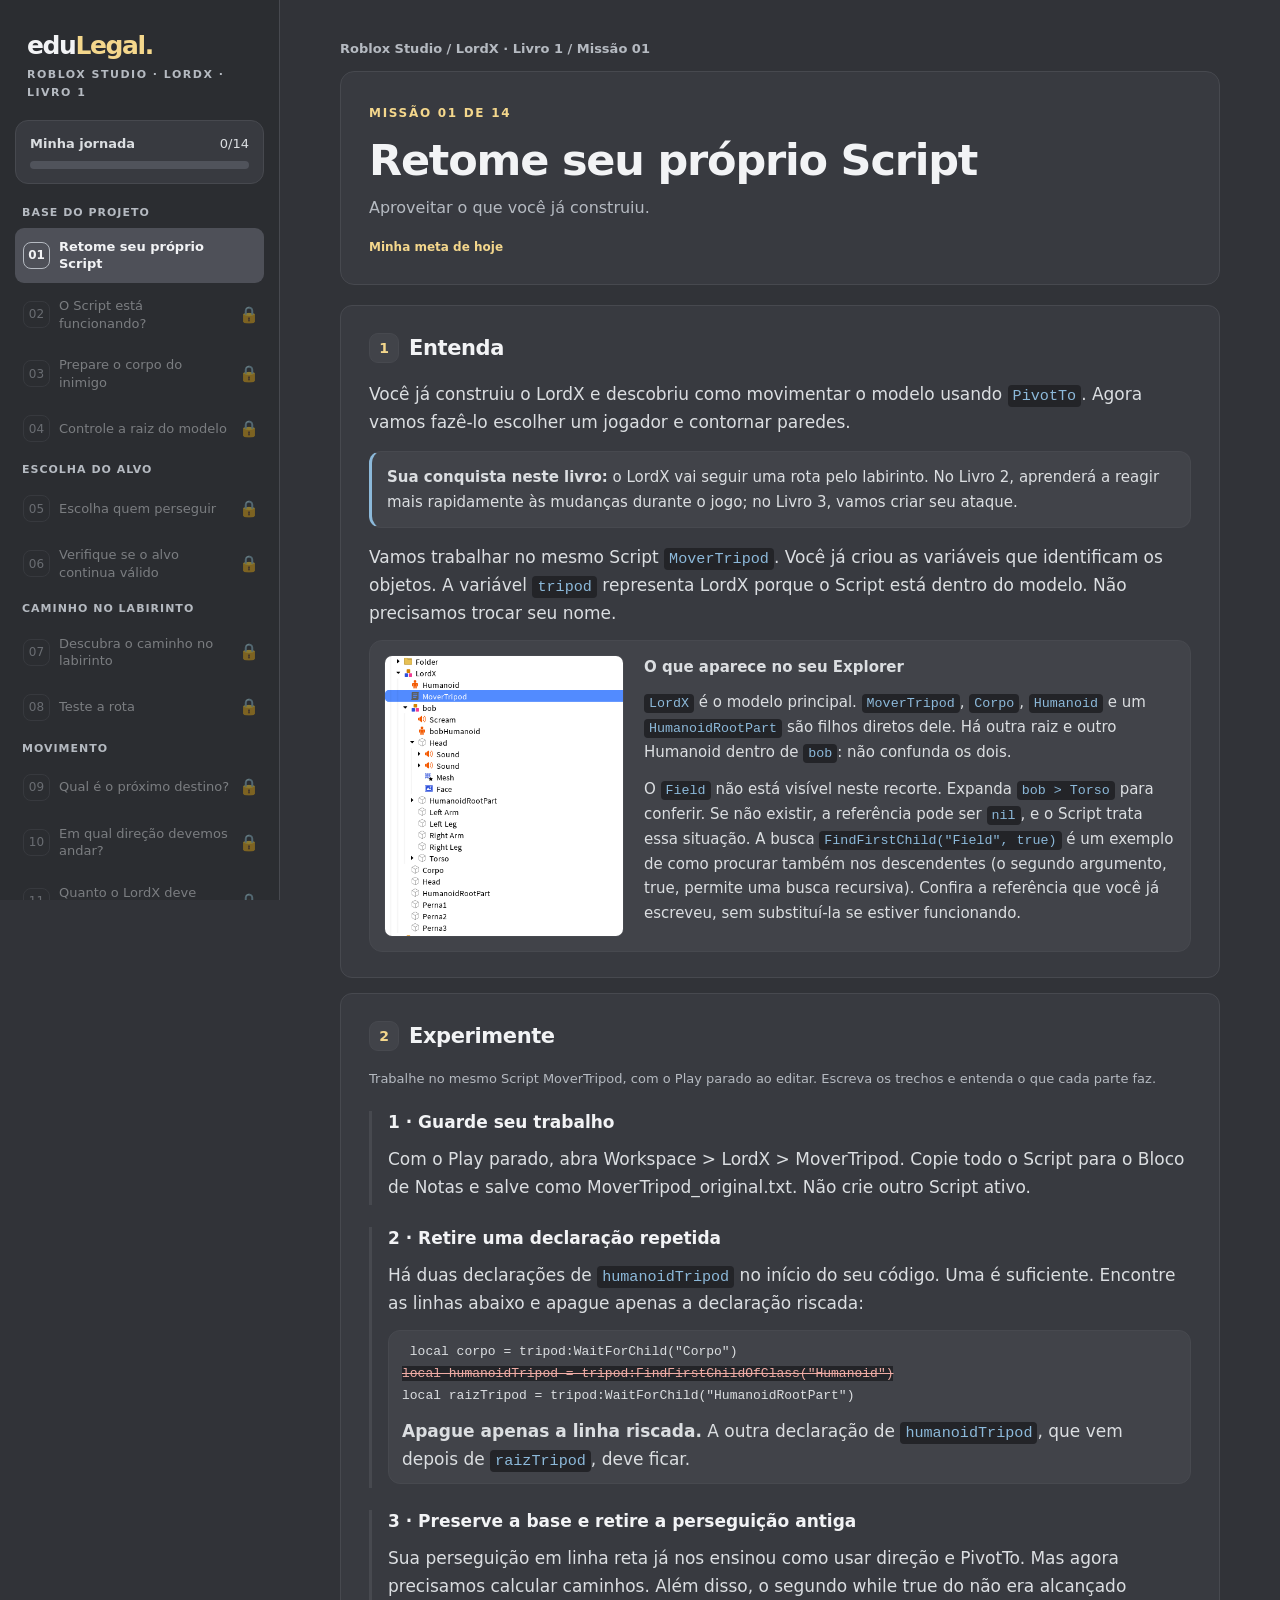
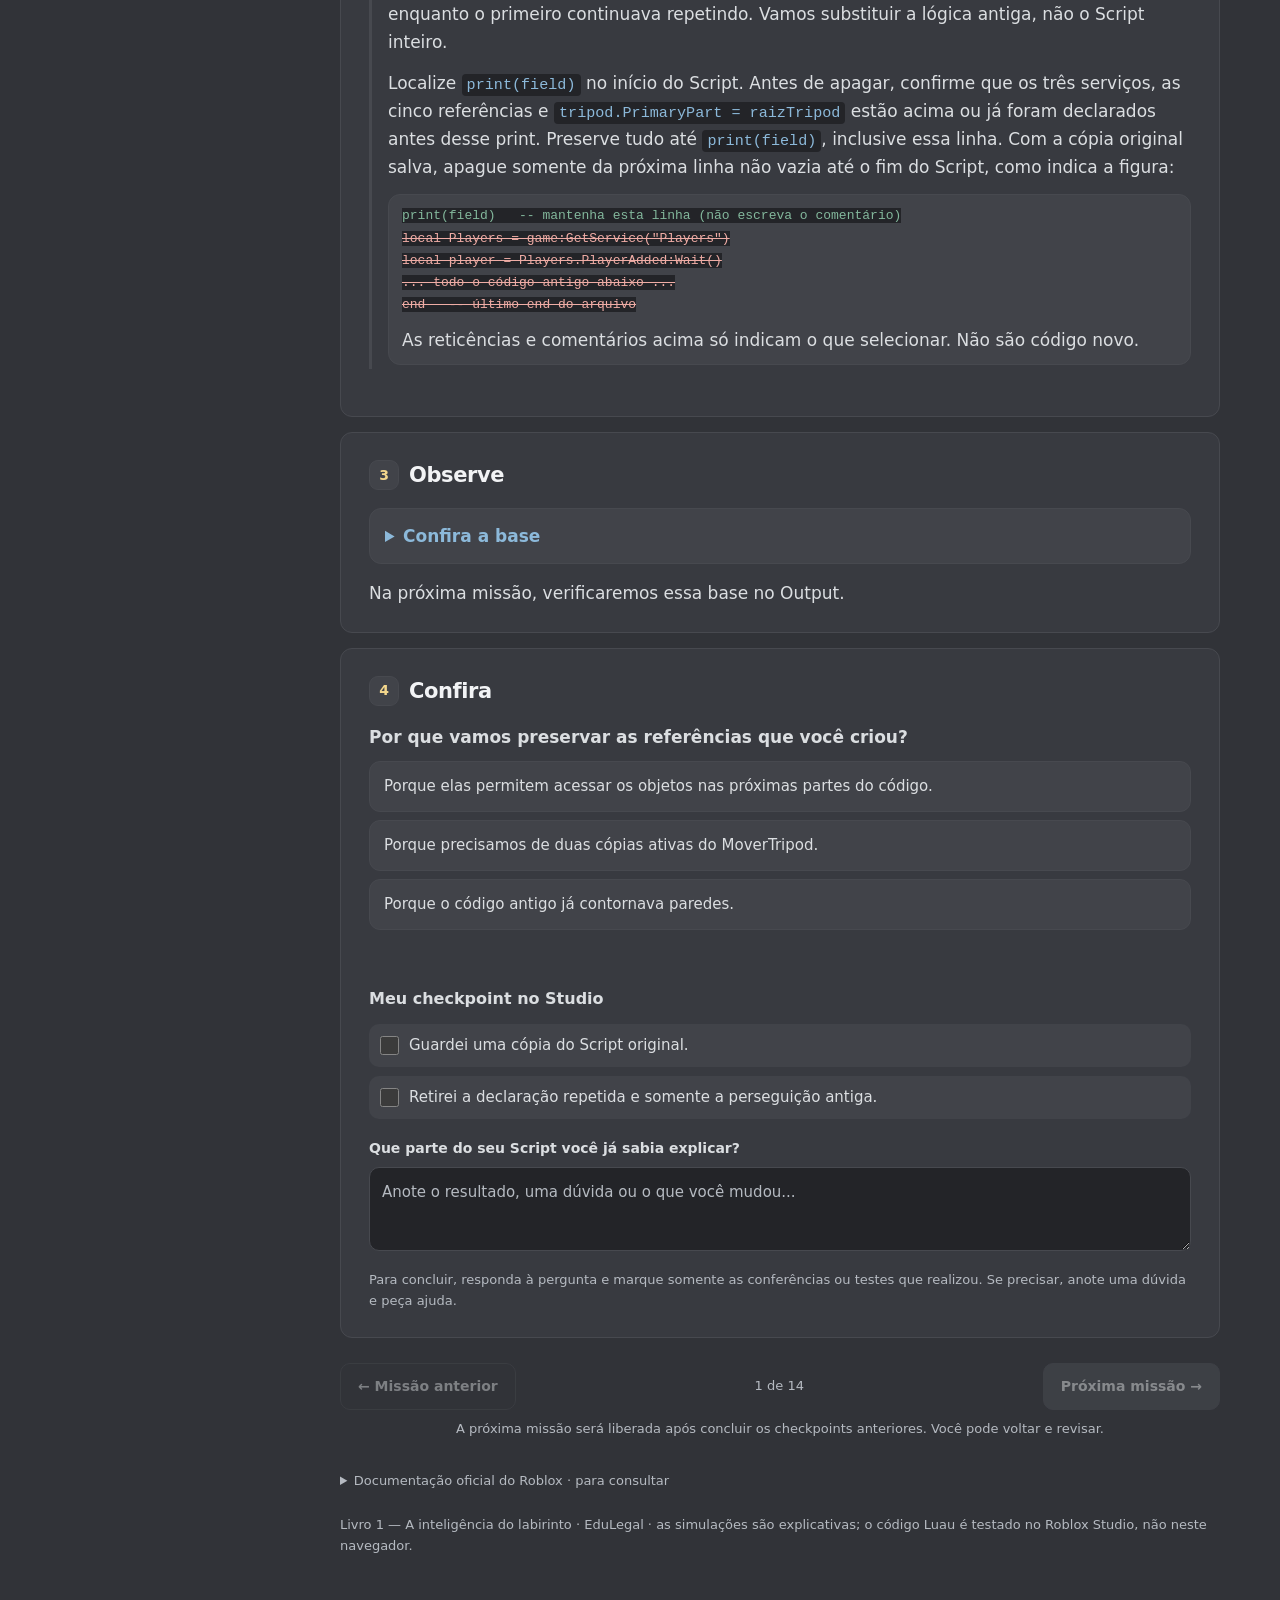
<file: livros/lordx-1.html>
<!doctype html>
<html lang="pt-BR">
<head>
<meta name="robots" content="noindex,nofollow">
<meta name="referrer" content="no-referrer">
<meta charset="utf-8"><meta name="viewport" content="width=device-width, initial-scale=1"><meta name="color-scheme" content="dark">
<title>EduLegal · LordX · Livro 1 — A inteligência do labirinto</title>
<style>
:root{--bg:#f6f3e9;--paper:#fffefa;--ink:#253b36;--muted:#63756d;--green:#205b50;--green2:#317965;--line:#dedfd2;--yellow:#f4e7b9;--blue:#dfeef2;--radius:17px}*{box-sizing:border-box}html{scroll-behavior:smooth}body{margin:0;background:var(--bg);color:var(--ink);font:17px/1.65 system-ui,-apple-system,"Segoe UI",sans-serif}button,input,textarea{font:inherit}button{cursor:pointer}button:focus-visible,summary:focus-visible,input:focus-visible,textarea:focus-visible{outline:3px solid #b88930;outline-offset:3px}button:disabled{cursor:not-allowed;opacity:.45}a{color:var(--green)}.shell{display:grid;grid-template-columns:280px minmax(0,1fr);min-height:100vh}.sidebar{position:sticky;top:0;height:100vh;overflow:auto;background:#fcfbf5;border-right:1px solid var(--line);padding:23px 15px 24px;display:flex;flex-direction:column;gap:15px}.brand{padding:2px 12px}.brand b{font-size:25px;letter-spacing:-1.4px;color:var(--green)}.brand small{display:block;font-size:11px;letter-spacing:1.5px;font-weight:750;color:var(--muted);text-transform:uppercase}.progressbox{padding:14px;background:#e9efe6;border-radius:13px;line-height:1.4;font-size:13px}.prow{display:flex;justify-content:space-between;align-items:center;gap:10px;margin-bottom:8px}.bar{height:8px;border-radius:999px;background:#d6dfd2;overflow:hidden}.bar>div{height:100%;width:0%;background:var(--green2);border-radius:999px;transition:width .2s}.nav{display:grid;gap:4px}.nav button{border:0;text-align:left;background:transparent;border-radius:9px;color:var(--ink);padding:10px 8px;line-height:1.35;display:grid;grid-template-columns:30px 1fr 17px;align-items:center;gap:6px;font-size:13px;min-height:45px}.nav button:hover{background:#eef0e6}.nav button.active{background:#dbe9df;font-weight:700;color:#164b40}.num{display:grid;place-items:center;border:1px solid #cbd9cc;border-radius:8px;width:27px;height:27px;font-size:12px;font-variant-numeric:tabular-nums}.active .num{background:var(--green);color:white;border-color:var(--green)}.navdone{font-size:16px;color:var(--green)}.tools{margin-top:auto;padding:7px 8px;border-top:1px solid var(--line);font-size:12px;color:var(--muted)}.tools button{display:block;width:100%;background:none;border:0;text-align:left;padding:8px 0;color:var(--green);font-size:13px;font-weight:650}.tools a{display:block;padding:5px 0}.mobile{display:none}.content{min-width:0;padding:38px 38px 60px}.wrap{max-width:880px;margin:0 auto}.crumb{font-size:13px;color:var(--muted);font-weight:650;margin-bottom:12px}.hero{background:var(--green);color:white;border-radius:22px;padding:27px 32px 30px;margin-bottom:20px;position:relative;overflow:hidden}.hero:after{content:"";position:absolute;right:-40px;top:-75px;width:240px;height:240px;border:24px solid #ffffff0d;border-radius:50%;pointer-events:none}.hero small{font-size:12px;letter-spacing:1.7px;text-transform:uppercase;color:#e7f0d9;font-weight:700}.hero h1{font-size:clamp(27px,4vw,43px);line-height:1.12;margin:11px 0 10px;letter-spacing:-1.2px;max-width:720px}.hero p{margin:0;color:#e2eee4;font-size:16px;max-width:650px}.hero .cap{display:inline-block;margin-top:17px;background:#ffffff18;padding:5px 12px;border-radius:999px;font-size:13px}.panel{background:var(--paper);border:1px solid var(--line);border-radius:var(--radius);padding:25px 28px;margin:15px 0;box-shadow:0 2px 8px #435c4310}.panel h2{margin:0 0 14px;font-size:21px;letter-spacing:-.4px;display:flex;align-items:center;gap:10px;color:var(--green)}.tag{display:inline-flex;align-items:center;justify-content:center;border:1px solid #bfd4c7;width:30px;height:30px;border-radius:9px;font-size:14px;background:#e8f1e8;color:var(--green);flex-shrink:0}.panel p{margin:10px 0 13px}.panel p:last-child{margin-bottom:0}.panel code:not(pre code){font: .89em ui-monospace,SFMono-Regular,Consolas,monospace;background:#ebefe8;border-radius:4px;padding:2px 5px;overflow-wrap:anywhere;color:#1d5042}.step{border-left:3px solid #b8cebe;padding:0 0 4px 16px;margin:22px 0}.step h4{font-size:17px;margin:0 0 8px;color:#2a584a;line-height:1.4}.code{border:1px solid #283e36;border-radius:12px;overflow:hidden;margin:12px 0 15px;background:#172b29;color:#e0eee7}.codebar{display:flex;justify-content:space-between;gap:10px;align-items:center;background:#244139;padding:9px 13px;font-size:12px;font-weight:650;color:#d4e3d7}.codebar span:last-child{color:#a8c5b4;flex-shrink:0}.code pre{margin:0;padding:15px;overflow:auto;tab-size:4;font:13.5px/1.65 ui-monospace,SFMono-Regular,Consolas,monospace;white-space:pre}.callout{background:#e9f0e9;border:1px solid #d4e2d1;border-radius:12px;padding:13px 15px;font-size:15px;margin:15px 0}.callout.warn{background:#fff3d8;border-color:#ebd9aa}.hint{border:1px solid #dddcc9;background:#fbf8eb;border-radius:12px;margin:15px 0;padding:11px 15px}.hint summary{cursor:pointer;color:#405c44;font-weight:700;font-size:15px}.hint>div{margin-top:9px}.explorer{display:flex;align-items:flex-start;gap:20px;flex-wrap:wrap;background:#f2f5ee;border:1px solid #e0e5d8;padding:14px;border-radius:13px}.explorer img{max-width:100%;width:240px;height:auto;border-radius:8px;border:1px solid #cfd9ce}.explorer>div{flex:1;min-width:210px;font-size:15px}.mini-grid{display:grid;grid-template-columns:repeat(3,1fr);gap:10px;margin:18px 0}.mini-grid>div{padding:14px;border-radius:12px;background:#edf1e9;border:1px solid #dbe2d6;display:grid;gap:3px;line-height:1.3}.mini-grid strong{font-size:25px;color:var(--green)}.mini-grid span{font-size:13px;color:var(--muted)}.diagram{margin:15px 0;background:#f5f7f0;border-radius:13px;border:1px solid #e0e5d8;padding:12px 15px;text-align:center}.diagram svg{width:100%;max-width:430px;display:block;margin:auto}.diagram small{color:var(--muted);font-size:12px}.outline{background:#eef2ea;padding:15px;border-radius:10px;font-size:15px}.quiz{margin:15px 0 20px}.quiz h3{font-size:17px;margin:0 0 10px}.answers{display:grid;gap:8px}.answer{border:1px solid #d7dfd3;background:#fafbf7;color:var(--ink);text-align:left;border-radius:11px;padding:12px 14px;font-size:15px}.answer:hover{background:#edf3e9}.answer.correct{border-color:#52936d;background:#e4f1e5;color:#205541;font-weight:650}.answer.wrong{border-color:#d7ac7a;background:#fff5e3;color:#76552e}.feedback{min-height:26px;font-size:14px;margin-top:10px;color:var(--muted)}.feedback.good{color:#245b41}.checklist{display:grid;gap:9px;margin:12px 0}.checkitem{display:flex;gap:10px;align-items:flex-start;font-size:15px;border-radius:10px;padding:9px 11px;background:#f5f7f0;cursor:pointer}.checkitem input{accent-color:var(--green);width:19px;height:19px;flex-shrink:0;margin:3px 0 0}.note{display:block;font-size:14px;font-weight:650;margin:18px 0 7px}.notes{width:100%;border:1px solid #cfdacf;border-radius:10px;resize:vertical;padding:12px;min-height:84px;color:var(--ink);background:white;font-size:15px}.status{font-size:13px;color:var(--muted);margin-top:10px}.footnav{display:flex;align-items:center;justify-content:space-between;gap:10px;margin-top:25px}.btn{background:var(--green);color:#fff;border:1px solid var(--green);border-radius:10px;font-weight:650;padding:11px 17px;font-size:14px}.btn.secondary{background:transparent;color:var(--green);border-color:#bacdc0}.savewarning{font-size:12px;margin-top:8px;color:#925c25}.sim{background:#f0f4ec;border:1px solid #dbe2d6;border-radius:13px;padding:15px;margin:15px 0}.sim h4{margin:0 0 4px;font-size:15px;color:var(--green)}.sim small{display:block;color:var(--muted);font-size:12px;margin:4px 0 10px}.sim label{display:flex;align-items:center;gap:9px;font-size:14px;margin:6px 0;flex-wrap:wrap}.sim input[type=range]{accent-color:var(--green);flex:1;min-width:90px}.sim-result{font-size:14px;color:var(--green);font-weight:650;margin-top:9px}.sim button{border:1px solid #b8cbbd;background:#fcfdf9;border-radius:8px;padding:7px 10px;color:var(--green);font-size:13px;font-weight:650;margin:3px 5px 3px 0}.maze-grid{display:grid;grid-template-columns:repeat(9,minmax(0,1fr));gap:3px;max-width:480px;margin:12px auto}.maze-grid button{margin:0;aspect-ratio:1;min-width:0;padding:0;display:grid;place-items:center;border-radius:5px;font-size:clamp(9px,2vw,14px);border:1px solid #d5e0d2;background:#fffdf5}.maze-grid button.wall{background:#789087;border-color:#789087;opacity:1}.maze-grid button.route{background:#b8dcc1;border-color:#b8dcc1}.maze-grid button.start{background:#295d50;color:white}.maze-grid button.goal{background:#e9bc65;color:#483a1c}.damage-track{height:12px;border-radius:8px;background:#d9e0d6;overflow:hidden;margin:10px 0}.damage-track div{height:100%;background:#548b6d;transition:width .2s}.finished{margin:18px 0;padding:16px 20px;background:#e0eee0;border:1px solid #b7d5bd;border-radius:12px;font-weight:650;color:var(--green)}.sources{font-size:13px;color:var(--muted);margin:22px 0}.sources details{padding:9px 0}.sources a{display:block;margin:3px 0}.sr{position:absolute;left:-9999px}.subtitle{font-size:13px;color:var(--muted);margin:0}.phase{font-size:11px;text-transform:uppercase;letter-spacing:1px;color:var(--muted);margin:5px 7px 2px;font-weight:750}@media(max-width:850px){.shell{grid-template-columns:225px minmax(0,1fr)}.content{padding:24px 20px}.sidebar{padding:18px 10px}.panel{padding:19px 18px}.hero{padding:22px}.code pre{font-size:13px}}@media(max-width:660px){.shell{display:block}.sidebar{position:fixed;z-index:15;left:0;top:0;bottom:0;width:min(320px,90vw);height:100dvh;transform:translateX(-105%);transition:transform .2s;box-shadow:0 0 30px #243b3044}.sidebar.open{transform:translateX(0)}.mobile{display:flex;position:sticky;top:0;z-index:10;justify-content:space-between;align-items:center;background:#fcfbf5;border-bottom:1px solid var(--line);padding:9px 15px;font-size:14px}.mobile button{background:var(--green);color:white;border:0;border-radius:7px;padding:7px 11px}.content{padding:18px 12px 35px}.panel{padding:17px 14px}.hero{padding:22px 19px}.mini-grid{grid-template-columns:repeat(3,minmax(0,1fr));gap:5px}.mini-grid>div{padding:9px}.mini-grid strong{font-size:20px}.step{padding-left:10px}.code pre{font-size:12px;padding:12px}.footnav{flex-wrap:wrap}.explorer{padding:10px}.explorer img{width:220px}.explorer>div{min-width:0;flex-basis:100%}}@media print{.sidebar,.mobile,.footnav,.tools,.sim button{display:none}.shell{display:block}.content{padding:0}.panel{break-inside:avoid}.hero{background:white;color:black;border:1px solid #ccc}.hero p,.hero small{color:black}.code{background:white;color:black}.codebar{background:#eee;color:black}.codebar span:last-child{color:black}}

/* Revisão didática */
.checkpoint{margin:15px 0;border:1px solid #c9d9cb;border-radius:12px;padding:13px 15px;background:#f3f8f3}.checkpoint summary{font-weight:700;color:var(--green);cursor:pointer}.checkpoint[open] summary{margin-bottom:12px}.checkpoint p{font-size:14px}.concept-grid{display:grid;grid-template-columns:repeat(auto-fit,minmax(190px,1fr));gap:10px;margin:15px 0}.concept-grid>div{background:#f5f7f1;border:1px solid var(--line);border-radius:12px;padding:13px}.concept-grid p{font-size:14px;margin:6px 0 0}.edit-example{border:1px solid var(--line);border-radius:12px;padding:10px 13px;background:#faf9f4}.edit-example pre{white-space:pre-wrap;overflow-wrap:anywhere;font-size:13px;line-height:1.7;margin:0}.remove-line{color:#a12e2e;background:#fce8e5;text-decoration:line-through}.keep-line{color:#235c3f;background:#e5f2e7}.ui-example{margin:15px 0;max-width:100%;border:1px solid var(--line);border-radius:12px;padding:13px;background:#f7f8f4}.ui-example figcaption{font-size:13px;color:var(--muted);margin-bottom:10px}.output-demo{border:1px solid #a9b7b9;border-radius:8px;overflow:hidden;background:#fff;color:#273e3a}.output-title{display:flex;justify-content:space-between;padding:8px 10px;background:#dce5e4;font-weight:700}.output-toolbar{display:flex;flex-wrap:wrap;gap:8px;padding:8px;background:#e9efed;font-size:12px}.output-toolbar span{border:1px solid #a5b9b4;border-radius:6px;padding:6px;background:#fff}.output-toolbar b{color:#205b50}.output-filters{display:grid;grid-template-columns:repeat(auto-fit,minmax(135px,1fr));gap:8px;padding:10px;font-size:12px}.output-filters>div{border:1px solid #d4dfda;padding:8px;border-radius:6px}.output-filters strong{display:block;margin-bottom:5px}.output-log{background:#fff;padding:10px;font-family:monospace;font-size:12px;overflow-wrap:anywhere}.output-log span{color:#216b51;font-weight:700}.nav button:disabled{opacity:.45;cursor:not-allowed}.nav button:disabled:hover{background:transparent}.advance-help{font-size:13px;color:var(--muted);margin:8px 0 0;text-align:center}.checkpoint-banner{border-left:3px solid var(--green2);padding:10px 12px;background:#f0f7ef;font-size:14px;margin:12px 0;border-radius:6px}.sim .step-controls{display:grid;gap:8px;margin:8px 0}.sim .step-controls label{display:grid;grid-template-columns:1fr minmax(70px,1fr) 70px;gap:8px;align-items:center;font-size:13px}.sim .step-controls input{width:100%}.sim .step-diagram{width:100%;height:auto;display:block}.storage-notice{font-size:12px;line-height:1.4;color:var(--muted);margin:6px 0}.quiz .feedback:not(.good){color:#8a453a}.checkpoint .code{margin:10px 0 0}

/* EduLegal Dark — tokens da plataforma; seleção cinza e acentos discretos. */
:root{color-scheme:dark;--bg:#313338;--paper:#383A40;--ink:#DBDEE1;--muted:#B5BAC1;--green:#83B89C;--green2:#83B89C;--line:#47494F;--yellow:#F4D78C;--blue:#8CB9DA;--header:#232428;--sidebar:#2B2D31;--selected:#4E5058;--title:#F2F3F5;--track:#50535B;--raised:#414349;--error:#EFACA5;--radius:12px}
body{background:var(--bg);color:var(--ink);font-family:Inter,system-ui,-apple-system,"Segoe UI",sans-serif}
a,.tools a{color:var(--blue)}
button:focus-visible,summary:focus-visible,input:focus-visible,textarea:focus-visible,a:focus-visible{outline:2px solid var(--yellow);outline-offset:3px}
.sidebar{background:var(--sidebar);border-color:var(--line);box-shadow:none}
.brand b{color:var(--title);font-weight:800}.brand b span{color:var(--yellow)}
.progressbox{background:var(--paper);border:1px solid var(--line)}
.bar,.damage-track{background:var(--track)}.bar>div{background:var(--yellow)}
.nav button{color:var(--ink)}.nav button:hover:not(:disabled){background:var(--raised)}
.nav button.active{background:var(--selected);color:var(--title)}
.num{border-color:var(--line);color:var(--muted)}.active .num{background:var(--selected);color:var(--title);border-color:var(--muted)}
.navdone{color:var(--green)}.tools{border-color:var(--line)}.tools button{color:var(--ink)}.tools button:hover{color:var(--yellow)}
.mobile{background:var(--header);color:var(--title);border-color:var(--line)}.mobile button{background:var(--selected);color:var(--title)}
.hero{background:var(--paper);border:1px solid var(--line);border-radius:14px;color:var(--title);padding:25px 28px}
.hero:after{display:none}.hero small{color:var(--yellow)}.hero h1{color:var(--title)}.hero p{color:var(--muted)}
.hero .cap{background:transparent;color:var(--yellow);padding:0;border-radius:0;font-size:12px;font-weight:650}
.panel{background:var(--paper);border-color:var(--line);box-shadow:none}.panel h2,.step h4,.mini-grid strong,.sim h4{color:var(--title)}
.tag{background:var(--raised);border-color:var(--line);color:var(--yellow)}
.panel code:not(pre code){background:var(--header);color:var(--blue)}
.step{border-left-color:var(--line)}
.code{background:var(--header);border-color:var(--line);color:var(--ink)}
.codebar{background:var(--sidebar);color:var(--muted);border-bottom:1px solid var(--line)}.codebar span:last-child{color:var(--blue)}
.callout,.callout.warn,.checkpoint-banner{background:var(--raised);border:1px solid var(--line);border-left:3px solid var(--blue);color:var(--ink)}
.callout.warn{border-left-color:var(--yellow)}.checkpoint-banner{border-left-color:var(--green)}
.hint,.checkpoint{background:var(--raised);border-color:var(--line);color:var(--ink)}
.hint summary{color:var(--yellow)}.checkpoint summary{color:var(--blue)}.checkpoint .hint summary{color:var(--yellow)}
.checkpoint-list{padding-left:1.4em;margin:10px 0 14px}.checkpoint-list li{margin:8px 0}
.explorer,.mini-grid>div,.diagram,.outline,.concept-grid>div,.edit-example,.ui-example,.sim{background:var(--raised);border-color:var(--line);color:var(--ink)}
.explorer img{border-color:var(--line)}.diagram svg text,.step-diagram text{fill:var(--ink)}
.answer{background:var(--raised);border-color:var(--line);color:var(--ink)}
.answer:hover{background:var(--selected)}.answer.correct{background:var(--raised);border-color:var(--green);color:var(--green)}
.answer.wrong{background:var(--raised);border-color:var(--error);color:var(--error)}
.feedback.good{color:var(--green)}.quiz .feedback:not(.good){color:var(--error)}
.checkitem{background:var(--raised);color:var(--ink)}.checkitem input{accent-color:var(--green)}
.notes{background:var(--header);border-color:var(--line);color:var(--ink)}.notes::placeholder{color:var(--muted)}
.btn{background:var(--selected);color:var(--title);border-color:var(--selected)}.btn:hover:not(:disabled){background:#595C64}
.btn.secondary{background:transparent;color:var(--ink);border-color:var(--line)}
.savewarning{color:var(--yellow)}
.sim input[type=range]{accent-color:var(--yellow)}.sim-result{color:var(--green)}
.sim button{background:var(--paper);border-color:var(--line);color:var(--ink)}.sim button:hover:not(:disabled){background:var(--selected)}
.maze-grid button{background:var(--sidebar);border-color:var(--line);color:var(--ink)}
.maze-grid button.wall{background:#62666D;border-color:#62666D;opacity:1}
.maze-grid button.route{background:#59786A;border-color:#59786A;color:var(--title)}
.maze-grid button.start{background:#59786A;color:var(--title)}.maze-grid button.goal{background:var(--yellow);color:var(--header)}
.damage-track div{background:var(--green)}.finished{background:var(--raised);border-color:var(--green);color:var(--green)}
.remove-line{color:var(--error);background:var(--header)}.keep-line{color:var(--green);background:var(--header)}
.output-demo,.output-log{background:var(--header);color:var(--ink);border-color:var(--line)}
.output-title,.output-toolbar{background:var(--sidebar);color:var(--ink)}
.output-toolbar span{background:var(--paper);border-color:var(--line);color:var(--ink)}.output-toolbar b,.output-log span{color:var(--green)}
.output-filters>div{border-color:var(--line)}
.step-diagram [data-move]{fill:var(--green)}.step-diagram [data-goal]{fill:var(--yellow)}
[hidden]{display:none!important}
@media(max-width:660px){.hero{padding:22px 19px}.sidebar.open{box-shadow:0 0 24px #0006}}
@media print{body{background:white;color:black}.panel,.hero,.callout,.sim,.checkpoint,.hint,.concept-grid>div{background:white;color:black;border-color:#ccc}.hero h1,.hero small,.hero p,.hero .cap,.panel h2,.step h4,.checkpoint summary,.hint summary{color:black}.code{background:white;color:black}.codebar{background:#eee;color:black}.codebar span:last-child{color:black}}


/* Need to know — same restrained EduLegal Dark accent as Quiz de Frutas. */
.need-question{font-size:clamp(18px,2.2vw,21px);font-weight:650;line-height:1.4;letter-spacing:-.015em;color:var(--yellow);margin:0 0 21px;max-width:720px}.panel .need-question+h2{margin-top:0}.panel .need-question{overflow-wrap:anywhere}@media print{.need-question{color:black}}

/* Livro 1: pequenos desafios e etapas de construção. */
.prediction{margin:12px 0;padding:12px 15px;border-left:3px solid var(--yellow);background:var(--raised);border-radius:8px}.prediction b{color:var(--yellow)}.prediction p{margin:5px 0}.sim .maze-grid{margin-top:12px}.panel h2{color:var(--title)}.need-question{color:var(--yellow)}.step-diagram text{fill:var(--ink)}

/* Âncoras de edição: localize o comentário antes de escrever. */
.insertion{margin:12px 0;padding:12px 15px;border:1px solid var(--line);border-left:3px solid var(--blue);border-radius:8px;background:var(--raised)}.insertion b{color:var(--blue)}.insertion p{margin:6px 0}.anchor{font:13px/1.5 ui-monospace,Consolas,monospace;color:var(--yellow);background:var(--header);border:1px solid var(--line);border-radius:6px;padding:9px 10px;overflow-wrap:anywhere;white-space:pre-wrap}.insertion .anchor+p{margin-top:9px}.diagram svg text{fill:var(--ink)}
</style>
</head>
<body><div class="mobile"><button id="menu" aria-expanded="false" aria-controls="sidebar">☰ Missões</button><strong>EduLegal · LordX · Livro 1</strong><span id="mobileProgress">0/14</span></div><div class="shell"><aside class="sidebar" id="sidebar"><div class="brand"><b>edu<span>Legal.</span></b><small>Roblox Studio · LordX · Livro 1</small></div><div class="progressbox"><div class="prow"><strong>Minha jornada</strong><span id="progText">0/14</span></div><div class="bar" role="progressbar" aria-label="Missões concluídas" aria-valuemin="0" aria-valuemax="14" aria-valuenow="0"><div id="progFill"></div></div><div id="storageMsg" class="savewarning" hidden></div></div><nav id="nav" class="nav" aria-label="Missões"></nav><div class="tools"><p style="margin:0 0 4px">Seu progresso fica neste navegador, quando permitido. Não é enviado à plataforma. Evite escrever informações pessoais nas anotações. Exporte um arquivo JSON para levar suas anotações e checkpoints para outro computador.</p><button id="export">Exportar progresso (.json)</button><button id="import">Importar progresso (.json)</button><input id="importFile" type="file" accept=".json,application/json" hidden><button id="reset">Reiniciar meu progresso</button></div></aside><main class="content"><div class="wrap"><div class="crumb" id="crumb"></div><header class="hero" id="hero"></header><div id="lesson"></div><div class="footnav"><button id="prev" class="btn secondary">← Missão anterior</button><span id="position" class="subtitle"></span><button id="next" class="btn">Próxima missão →</button></div><p id="advanceHelp" class="advance-help" aria-live="polite"></p><footer class="sources"><details><summary>Documentação oficial do Roblox · para consultar</summary><a href="https://create.roblox.com/docs/studio/output" target="_blank" rel="noopener">Output e filtros</a><a href="https://create.roblox.com/docs/characters/pathfinding" target="_blank" rel="noopener">Pathfinding e waypoints</a><a href="https://create.roblox.com/docs/reference/engine/classes/PVInstance#PivotTo" target="_blank" rel="noopener">PivotTo</a></details><p>Livro 1 — A inteligência do labirinto · EduLegal · as simulações são explicativas; o código Luau é testado no Roblox Studio, não neste navegador.</p></footer></div></main></div>
<script id="data" type="application/json">[{"title":"Retome seu próprio Script","meta":"Aproveitar o que você já construiu.","under":"\u003cp>Você já construiu o LordX e descobriu como movimentar o modelo usando \u003ccode>PivotTo\u003c/code>. Agora vamos fazê-lo escolher um jogador e contornar paredes.\u003c/p>\u003cdiv class=\"callout info\">\u003cb>Sua conquista neste livro:\u003c/b> o LordX vai seguir uma rota pelo labirinto. No Livro 2, aprenderá a reagir mais rapidamente às mudanças durante o jogo; no Livro 3, vamos criar seu ataque.\u003c/div>\u003cp>Vamos trabalhar no mesmo Script \u003ccode>MoverTripod\u003c/code>. Você já criou as variáveis que identificam os objetos. A variável \u003ccode>tripod\u003c/code> representa LordX porque o Script está dentro do modelo. Não precisamos trocar seu nome.\u003c/p>\u003cdiv class=\"explorer\">\u003cimg alt=\"Explorer real do projeto: LordX, MoverTripod, bob, Corpo e HumanoidRootPart\" src=\"[data-uri]\">\u003cdiv>\u003cstrong>O que aparece no seu Explorer\u003c/strong>\u003cp>\u003ccode>LordX\u003c/code> é o modelo principal. \u003ccode>MoverTripod\u003c/code>, \u003ccode>Corpo\u003c/code>, \u003ccode>Humanoid\u003c/code> e um \u003ccode>HumanoidRootPart\u003c/code> são filhos diretos dele. Há outra raiz e outro Humanoid dentro de \u003ccode>bob\u003c/code>: não confunda os dois.\u003c/p>\u003cp>O \u003ccode>Field\u003c/code> não está visível neste recorte. Expanda \u003ccode>bob &gt; Torso\u003c/code> para conferir. Se não existir, a referência pode ser \u003ccode>nil\u003c/code>, e o Script trata essa situação. A busca \u003ccode>FindFirstChild(&quot;Field&quot;, true)\u003c/code> é um exemplo de como procurar também nos descendentes (o segundo argumento, true, permite uma busca recursiva). Confira a referência que você já escreveu, sem substituí-la se estiver funcionando.\u003c/p>\u003c/div>\u003c/div>","exp":"\u003cdiv class=\"step\">\u003ch4>1 · Guarde seu trabalho\u003c/h4>\u003cp>Com o Play parado, abra Workspace &gt; LordX &gt; MoverTripod. Copie todo o Script para o Bloco de Notas e salve como MoverTripod_original.txt. Não crie outro Script ativo.\u003c/p>\u003c/div>\u003cdiv class=\"step\">\u003ch4>2 · Retire uma declaração repetida\u003c/h4>\u003cp>Há duas declarações de \u003ccode>humanoidTripod\u003c/code> no início do seu código. Uma é suficiente. Encontre as linhas abaixo e apague apenas a declaração riscada:\u003c/p>\u003cdiv class=\"edit-example\">\u003cpre> \u003cspan>local corpo = tripod:WaitForChild(\"Corpo\")\u003c/span>\n\u003cspan class=\"remove-line\">local humanoidTripod = tripod:FindFirstChildOfClass(\"Humanoid\")\u003c/span>\n\u003cspan>local raizTripod = tripod:WaitForChild(\"HumanoidRootPart\")\u003c/span>\u003c/pre>\u003cp>\u003cb>Apague apenas a linha riscada.\u003c/b> A outra declaração de \u003ccode>humanoidTripod\u003c/code>, que vem depois de \u003ccode>raizTripod\u003c/code>, deve ficar.\u003c/p>\u003c/div>\u003c/div>\u003cdiv class=\"step\">\u003ch4>3 · Preserve a base e retire a perseguição antiga\u003c/h4>\u003cp>Sua perseguição em linha reta já nos ensinou como usar direção e PivotTo. Mas agora precisamos calcular caminhos. Além disso, o segundo while true do não era alcançado enquanto o primeiro continuava repetindo. Vamos substituir a lógica antiga, não o Script inteiro.\u003c/p>\u003cp>Localize \u003ccode>print(field)\u003c/code> no início do Script. Antes de apagar, confirme que os três serviços, as cinco referências e \u003ccode>tripod.PrimaryPart = raizTripod\u003c/code> estão acima ou já foram declarados antes desse print. Preserve tudo até \u003ccode>print(field)\u003c/code>, inclusive essa linha. Com a cópia original salva, apague somente da próxima linha não vazia até o fim do Script, como indica a figura:\u003c/p>\u003cdiv class=\"edit-example\">\u003cpre>\u003cspan class=\"keep-line\">print(field)   -- mantenha esta linha (não escreva o comentário)\u003c/span>\n\u003cspan class=\"remove-line\">local Players = game:GetService(\"Players\")\u003c/span>\n\u003cspan class=\"remove-line\">local player = Players.PlayerAdded:Wait()\u003c/span>\n\u003cspan class=\"remove-line\">... todo o código antigo abaixo ...\u003c/span>\n\u003cspan class=\"remove-line\">end   -- último end do arquivo\u003c/span>\u003c/pre>\u003cp>As reticências e comentários acima só indicam o que selecionar. Não são código novo.\u003c/p>\u003c/div>\u003c/div>","obs":"\u003cdetails class=\"checkpoint\">\u003csummary>Confira a base\u003c/summary>\u003cp>Confira o que você escreveu. Não é necessário recomeçar.\u003c/p>\u003cul class=\"checkpoint-list\">\u003cli>Os três serviços continuam declarados no início: Players, PathfindingService e RunService.\u003c/li>\u003cli>As referências tripod, corpo, raizTripod, humanoidTripod e field continuam presentes, uma de cada.\u003c/li>\u003cli>A atribuição \u003ccode>tripod.PrimaryPart = raizTripod\u003c/code> continua no Script.\u003c/li>\u003cli>Os cinco prints de diagnóstico continuam, até print(field). O código deve terminar nessa linha.\u003c/li>\u003cli>Não há mais perseguição nem dano antigo depois de print(field).\u003c/li>\u003c/ul>\u003cdetails class=\"hint\">\u003csummary>Uma dica, se precisar\u003c/summary>\u003cdiv>\u003cp>Se seu Script não corresponder ao exemplo, mostre-o ao professor antes de apagar. A cópia original permite recuperar o trabalho.\u003c/p>\u003c/div>\u003c/details>\u003c/details>\u003cp>Na próxima missão, verificaremos essa base no Output.\u003c/p>","quiz":{"q":"Por que vamos preservar as referências que você criou?","opts":["Porque elas permitem acessar os objetos nas próximas partes do código.","Porque precisamos de duas cópias ativas do MoverTripod.","Porque o código antigo já contornava paredes."],"answer":0,"why":"Isso. Vamos usar os objetos que você já identificou.","wrong":["","Dois Scripts ativos podem interferir entre si.","A perseguição antiga seguia em linha reta."],"order":[0,1,2]},"tests":["Guardei uma cópia do Script original.","Retirei a declaração repetida e somente a perseguição antiga."],"note":"Que parte do seu Script você já sabia explicar?"},{"title":"O Script está funcionando?","meta":"Verificar as referências no Output.","need":"Como saber se o código executou e encontrou as peças certas?","under":"\u003cp>Você já escreveu cinco prints no Script. Eles nos ajudam a verificar se o código executou e se encontrou os objetos. O \u003ccode>print\u003c/code> mostra informações na janela \u003cb>Output (Saída)\u003c/b>. Ela também mostra avisos e erros.\u003c/p>\u003cp>Se aparecer somente a primeira mensagem, alguma instrução seguinte pode estar esperando um objeto ou ter falhado. Se não aparecer nenhuma mensagem, precisamos verificar os filtros e o Script antes de concluir o que aconteceu.\u003c/p>","exp":"\u003cdiv class=\"step\">\u003ch4>1 · Confira o Output\u003c/h4>\u003cp>Abra Output pelo menu Janela/Window ou pela aba Script (em versões anteriores, View/Exibir). Confira os filtros de tipo, contexto e texto.\u003c/p>\u003cfigure class=\"ui-example\">\u003cfigcaption>Esquema do Output (não é uma captura de tela; a aparência varia conforme a versão).\u003c/figcaption>\u003cdiv class=\"output-demo\">\u003cdiv class=\"output-title\">Output \u003cspan>×\u003c/span>\u003c/div>\u003cdiv class=\"output-toolbar\">\u003cspan>Tipos ▾ \u003cb>Todos\u003c/b>\u003c/span>\u003cspan>Contexto ▾ \u003cb>Todos\u003c/b>\u003c/span>\u003cspan class=\"search-demo\">Buscar… (vazio)\u003c/span>\u003c/div>\u003cdiv class=\"output-filters\">\u003cdiv>\u003cstrong>1 · Tipos\u003c/strong>\u003cdiv>☑ Output &nbsp; ☑ Info\u003c/div>\u003cdiv>☑ Warning &nbsp; ☑ Error\u003c/div>\u003c/div>\u003cdiv>\u003cstrong>2 · Contextos\u003c/strong>\u003cdiv>☑ Server &nbsp; ☑ Client\u003c/div>\u003cdiv>☑ User Plugin (opcional)\u003c/div>\u003c/div>\u003cdiv>\u003cstrong>3 · Texto\u003c/strong>\u003cdiv>Apague qualquer texto de busca.\u003c/div>\u003c/div>\u003c/div>\u003cdiv class=\"output-log\">\u003cdiv>\u003cspan>Server\u003c/span> SCRIPT DO TRIPOD INICIOU\u003c/div>\u003cdiv>\u003cspan>Server\u003c/span> LordX\u003c/div>\u003c/div>\u003c/div>\u003cp class=\"subtitle\">Veja a captura de tela oficial em \u003ca href=\"https://create.roblox.com/docs/studio/output\" target=\"_blank\" rel=\"noopener\">Output — Roblox Creator Hub\u003c/a>.\u003c/p>\u003c/figure>\u003c/div>\u003cdiv class=\"step\">\u003ch4>2 · Confira o MoverTripod\u003c/h4>\u003cp>Selecione MoverTripod. Confirme que é um Script dentro de LordX, Enabled marcado (ou Disabled = false, se aparecer) e RunContext Legacy ou Server. Dê Play (F5).\u003c/p>\u003c/div>\u003cdetails class=\"hint\">\u003csummary>Uma dica, se precisar\u003c/summary>\u003cdiv>\u003cp>Se não aparecer nenhuma mensagem, com o Play parado crie um Script temporário em ServerScriptService contendo apenas \u003ccode>print(&quot;teste servidor&quot;)\u003c/code>. Dê Play e compare o Output. Pare e apague esse Script de teste. Se ainda não conseguir, mostre ao professor o Output, o Explorer e as propriedades do MoverTripod. O aviso do Moon VFX Exporter não demonstra que MoverTripod tem erro.\u003c/p>\u003c/div>\u003c/details>","obs":"\u003cp>Procure SCRIPT DO TRIPOD INICIOU, LordX, Corpo, HumanoidRootPart e Field. Se Field não existir, o valor nil é esperado. O LordX ainda deve ficar parado.\u003c/p>\u003cp>Pare o Play. Só depois de verificar os prints, apague apenas o print que mostra SCRIPT DO TRIPOD INICIOU e os quatro prints das referências. Preserve os serviços, as variáveis e a atribuição de PrimaryPart. Se alguma referência não foi encontrada, resolva isso antes de apagar os prints.\u003c/p>\u003cp>Para organizar as próximas partes, coloque o comentário abaixo imediatamente antes de \u003ccode>local tripod\u003c/code>. Comentários começam com dois hífens e não mudam o funcionamento.\u003c/p>\u003cdiv class=\"code\">\u003cdiv class=\"codebar\">\u003cspan>Comentário de organização\u003c/span>\u003cspan>Luau\u003c/span>\u003c/div>\u003cpre>\u003ccode>-- OBJETOS DO TRIPOD\u003c/code>\u003c/pre>\u003c/div>\u003cdetails class=\"checkpoint\">\u003csummary>Confira o que ficou\u003c/summary>\u003cp>Confira o que você escreveu. Não é necessário recomeçar.\u003c/p>\u003cul class=\"checkpoint-list\">\u003cli>Os três serviços e as cinco referências permanecem.\u003c/li>\u003cli>PrimaryPart continua recebendo a raiz.\u003c/li>\u003cli>Somente os cinco prints de diagnóstico foram removidos.\u003c/li>\u003c/ul>\u003cdetails class=\"hint\">\u003csummary>Uma dica, se precisar\u003c/summary>\u003cdiv>\u003cp>Use Ctrl + F para localizar print e PrimaryPart. Não apague uma referência pensando que ela é um print.\u003c/p>\u003c/div>\u003c/details>\u003c/details>","quiz":{"q":"O aviso do Moon VFX Exporter aparece, mas nenhum print do LordX. O que podemos concluir?","opts":["O Output mostra pelo menos uma mensagem; precisamos verificar filtros e testar o Script.","O MoverTripod com certeza não está executando.","O Field está com erro, pois não apareceu no Output."],"answer":0,"why":"Isso. Ainda não sabemos se o Script rodou. Primeiro obtenha evidências.","wrong":["","O fato de um print não aparecer não prova que o Script não roda: ele pode estar oculto por filtros.","O aviso é de outro componente. Primeiro confirme os prints e as referências."],"order":[1,0,2]},"tests":["Vi as mensagens esperadas no Output.","Retirei somente os prints de diagnóstico depois do teste."],"note":"O que apareceu no Output?"},{"title":"Prepare o corpo do inimigo","meta":"Organizar as peças e os ajustes do movimento.","need":"Se o próprio código move o LordX, precisamos deixar suas peças livres para a física movimentá-las?","under":"\u003cp>O LordX será movido por \u003ccode>PivotTo\u003c/code>, como no seu Script original. O código controla onde ele fica. Não precisamos de um Humanoid andando.\u003c/p>\u003cp>Para manter o modelo estável, vamos configurar as peças com \u003ccode>Anchored = true\u003c/code> (ancoradas) e \u003ccode>CanCollide = false\u003c/code> (sem colisão física). Assim, elas não ficam presas fisicamente no caminho.\u003c/p>\u003cp>O chão e as paredes continuarão com colisão. Mais adiante, a rota calculada deverá contornar os obstáculos. Vamos definir as configurações de rota na missão 7 e as de movimento na missão 10, quando precisarmos delas.\u003c/p>\u003cp>Confira se Corpo e o HumanoidRootPart que está diretamente dentro de LordX são peças (Part, MeshPart ou outra BasePart). Se forem Model ou Folder, mostre o Explorer ao professor antes de continuar.\u003c/p>","exp":"\u003cdiv class=\"step\">\u003ch4>1 · Prepare as peças\u003c/h4>\u003cp>Há várias peças, inclusive dentro de bob. Em vez de alterá-las uma por uma, \u003ccode>GetDescendants()\u003c/code> reúne os objetos internos e \u003ccode>ipairs\u003c/code> percorre a lista em um for. Nem todo objeto é uma peça; \u003ccode>IsA(&quot;BasePart&quot;)\u003c/code> verifica a classe antes de alterar suas propriedades. O símbolo \u003ccode>_\u003c/code> recebe a posição da lista, que não precisamos usar.\u003c/p>\u003cdiv class=\"insertion\">\u003cb>Onde escrever\u003c/b>\u003cp>Use Ctrl + F no editor do Script para localizar:\u003c/p>\u003cdiv class=\"anchor\">tripod.PrimaryPart = raizTripod\u003c/div>\u003cp>No fim do Script, depois dessa atribuição, acrescente o bloco. O comentário PREPARAÇÃO DO MODELO será nossa referência para localizar esse trecho mais tarde.\u003c/p>\u003c/div>\u003cdiv class=\"code\">\u003cdiv class=\"codebar\">\u003cspan>Escreva no Roblox Studio\u003c/span>\u003cspan>Luau\u003c/span>\u003c/div>\u003cpre>\u003ccode>--==================================================\n-- PREPARAÇÃO DO MODELO\n--==================================================\n\n-- Como o movimento será feito pelo PivotTo,\n-- todas as peças ficam ancoradas e sem colisão.\n--\n-- As paredes continuam sendo consideradas pelo\n-- PathfindingService, mas as partes do próprio bot\n-- não ficam presas fisicamente nelas.\nfor _, objeto in ipairs(tripod:GetDescendants()) do\n\tif objeto:IsA(&quot;BasePart&quot;) then\n\t\tobjeto.Anchored = true\n\t\tobjeto.CanCollide = false\n\tend\nend\u003c/code>\u003c/pre>\u003c/div>\u003c/div>\u003cdiv class=\"step\">\u003ch4>2 · Trate o Field\u003c/h4>\u003cp>O Field é uma parte do modelo que não queremos incluir em consultas espaciais futuras. \u003ccode>CanQuery = false\u003c/code> permite excluí-lo das consultas que respeitam essa propriedade. Se a referência field for nil, a condição if impede que o código tente acessar um objeto inexistente.\u003c/p>\u003cp>Logo abaixo do end do for anterior, escreva:\u003c/p>\u003cdiv class=\"code\">\u003cdiv class=\"codebar\">\u003cspan>Escreva no Roblox Studio\u003c/span>\u003cspan>Luau\u003c/span>\u003c/div>\u003cpre>\u003ccode>-- Impede especificamente o Field de participar\n-- de colisões ou consultas espaciais.\nif field then\n\tif field:IsA(&quot;BasePart&quot;) then\n\t\tfield.CanCollide = false\n\t\tfield.CanQuery = false\n\tend\n\n\tfor _, objeto in ipairs(field:GetDescendants()) do\n\t\tif objeto:IsA(&quot;BasePart&quot;) then\n\t\t\tobjeto.CanCollide = false\n\t\t\tobjeto.CanQuery = false\n\t\tend\n\tend\nend\u003c/code>\u003c/pre>\u003c/div>\u003c/div>\u003cdiv class=\"step\">\u003ch4>3 · Deixe a orientação por conta do Script\u003c/h4>\u003cp>O Humanoid pode controlar automaticamente a orientação de um personagem. Como vamos girar o modelo por código, desativamos essa rotação com \u003ccode>AutoRotate = false\u003c/code>. Só fazemos isso se a referência existir.\u003c/p>\u003cp>Continue depois do end que fecha o bloco do Field:\u003c/p>\u003cdiv class=\"code\">\u003cdiv class=\"codebar\">\u003cspan>Escreva no Roblox Studio\u003c/span>\u003cspan>Luau\u003c/span>\u003c/div>\u003cpre>\u003ccode>if humanoidTripod then\n\thumanoidTripod.AutoRotate = false\nend\u003c/code>\u003c/pre>\u003c/div>\u003c/div>\u003cdiv class=\"callout warn\">Faça essas alterações somente nas peças do LordX. O cálculo de caminho é uma aproximação; desativar a colisão do inimigo não garante que todas as pernas caibam nos corredores.\u003c/div>","obs":"\u003cp>Dê Play. O LordX deve continuar parado. Durante o teste, selecione \u003ccode>Corpo\u003c/code> e veja nas propriedades \u003ccode>Anchored\u003c/code> marcado e \u003ccode>CanCollide\u003c/code> desmarcado. Confira se as paredes continuam com colisão. Pare o teste.\u003c/p>\u003cp>Se algo se mover sozinho, cair ou a parede perder colisão, não marque o teste. Confirme que o \u003ccode>for\u003c/code> percorre apenas \u003ccode>tripod:GetDescendants()\u003c/code>.\u003c/p>","quiz":{"q":"O LordX usa PivotTo, suas peças têm CanCollide = false e as paredes permanecem sólidas. O que impede o caminho calculado de passar pela parede?","opts":["O Humanoid do LordX, que empurra a parede.","A rota do Pathfinding e as dimensões do agente; o movimento por si só não garante colisão.","O Field, que funciona como uma barreira física."],"answer":1,"why":"Correto. A rota precisa caber no corredor, porque não há colisão física do LordX para corrigir um trajeto ruim.","wrong":["O movimento não é Humanoid:Move nem depende de colisão física.","","O Field está sem colisão e não faz o desvio."],"order":[0,2,1]},"tests":["Escrevi os três blocos de preparação das peças, Field e Humanoid.","Conferi as propriedades durante o Play."],"note":"O que você descobriu?"},{"title":"Controle a raiz do modelo","meta":"Levar o modelo inteiro à posição desejada.","need":"Se queremos levar a raiz do LordX a um ponto, basta colocar o pivô nesse mesmo ponto?","under":"\u003cp>Você já usou GetPivot e PivotTo. Um pivô é um ponto de referência do modelo. A raiz HumanoidRootPart pode estar deslocada em relação a esse ponto.\u003c/p>\u003cdiv class=\"diagram\">\u003csvg viewBox=\"0 0 350 145\" role=\"img\" aria-label=\"Pivô e raiz se deslocam juntos\">\u003crect x=\"35\" y=\"29\" width=\"110\" height=\"83\" rx=\"10\" fill=\"#50535B\" stroke=\"#83B89C\"/>\u003ccircle cx=\"65\" cy=\"70\" r=\"6\" fill=\"#F4D78C\"/>\u003ccircle cx=\"110\" cy=\"70\" r=\"6\" fill=\"#8CB9DA\"/>\u003cpath d=\"M71 70H104\" stroke=\"#567\" stroke-dasharray=\"3 4\"/>\u003ctext x=\"50\" y=\"126\" font-size=\"12\">pivô\u003c/text>\u003ctext x=\"98\" y=\"126\" font-size=\"12\">raiz\u003c/text>\u003cpath d=\"M153 70H196m-10 -7 10 7 -10 7\" fill=\"none\" stroke=\"#83B89C\" stroke-width=\"2\"/>\u003crect x=\"205\" y=\"29\" width=\"110\" height=\"83\" rx=\"10\" fill=\"#50535B\" stroke=\"#83B89C\"/>\u003ccircle cx=\"235\" cy=\"70\" r=\"6\" fill=\"#F4D78C\"/>\u003ccircle cx=\"280\" cy=\"70\" r=\"6\" fill=\"#8CB9DA\"/>\u003cpath d=\"M241 70H274\" stroke=\"#567\" stroke-dasharray=\"3 4\"/>\u003ctext x=\"219\" y=\"126\" font-size=\"12\">pivô\u003c/text>\u003ctext x=\"268\" y=\"126\" font-size=\"12\">raiz\u003c/text>\u003c/svg>\u003csmall>Esquema: a distância e a orientação relativas são preservadas.\u003c/small>\u003c/div>\u003cp>Imagine a raiz 2 studs à direita do pivô, sem rotação. Para colocar a raiz em X = 10, o pivô deve ficar em X = 8. No seu modelo, essa diferença pode ser zero.\u003c/p>\u003cp>O \u003ccode>CFrame\u003c/code> guarda posição e orientação. \u003ccode>ToObjectSpace\u003c/code> registra a transformação da raiz em relação ao pivô; \u003ccode>Inverse()\u003c/code> inverte essa transformação. Vamos guardar essa relação uma vez e reunir a conta em uma função, para poder mover a raiz com precisão. Não é necessário decorar a matemática.\u003c/p>","exp":"\u003cdiv class=\"step\">\u003ch4>1 · Crie a função posicionarRaiz\u003c/h4>\u003cp>A função recebe o CFrame desejado da raiz. Ela calcula o novo pivô e chama PivotTo para mover o modelo inteiro. Acrescente o trecho ao final do Script, depois do bloco do Humanoid.\u003c/p>\u003cdiv class=\"code\">\u003cdiv class=\"codebar\">\u003cspan>Escreva no Roblox Studio\u003c/span>\u003cspan>Luau\u003c/span>\u003c/div>\u003cpre>\u003ccode>-- Guarda a posição da raiz em relação ao pivô.\n-- Isso evita que o Field ou outras peças alterem\n-- o ponto usado para movimentar o modelo.\nlocal pivoParaRaiz =\n\ttripod:GetPivot():ToObjectSpace(raizTripod.CFrame)\n\nlocal function posicionarRaiz(novoCFrameDaRaiz)\n\tlocal novoPivo =\n\t\tnovoCFrameDaRaiz * pivoParaRaiz:Inverse()\n\n\ttripod:PivotTo(novoPivo)\nend\u003c/code>\u003c/pre>\u003c/div>\u003c/div>\u003cdiv class=\"step\">\u003ch4>2 · Faça um teste pequeno\u003c/h4>\u003cp>Criar uma função não a executa. Vamos chamá-la em um teste temporário. \u003ccode>Vector3.new(1, 0, 0)\u003c/code> desloca 1 stud em X sem mudar Y nem Z. \u003ccode>task.wait(1)\u003c/code> dá uma pausa antes do deslocamento. Para conferir mesmo que a mudança seja pequena, vamos imprimir no Output a coordenada X inicial, a final e a diferença. Se o LordX estiver em uma área livre, acrescente o trecho ao final, fora da função.\u003c/p>\u003cdiv class=\"code\">\u003cdiv class=\"codebar\">\u003cspan>Teste temporário — remova depois\u003c/span>\u003cspan>Luau\u003c/span>\u003c/div>\u003cpre>\u003ccode>-- TESTE TEMPORARIO: INICIO\ntask.wait(1)\nlocal xInicial = raizTripod.Position.X\nprint(&quot;X inicial:&quot;, xInicial)\nposicionarRaiz(raizTripod.CFrame + Vector3.new(1, 0, 0))\nprint(&quot;X final:&quot;, raizTripod.Position.X)\nprint(&quot;Deslocamento em X:&quot;, raizTripod.Position.X - xInicial)\n-- TESTE TEMPORARIO: FIM\u003c/code>\u003c/pre>\u003c/div>\u003cdiv class=\"prediction\">\u003cb>Antes de testar\u003c/b>\u003cp>Se você mudar o primeiro número do Vector3 de 1 para 2, o que acontecerá? Faça primeiro o teste original; experimente 2 depois, se houver espaço.\u003c/p>\u003c/div>\u003c/div>","obs":"\u003cp>Dê Play e procure no Output as mensagens X inicial, X final e Deslocamento em X. O deslocamento deve ser aproximadamente 1 stud (podem aparecer pequenas diferenças de arredondamento). O LordX deve se mover inteiro.\u003c/p>\u003cp>Se quiser experimentar 2 studs, pare o Play, mude somente o primeiro número do Vector3 de 1 para 2 e inicie um novo Play. Confira o valor do deslocamento.\u003c/p>\u003cp>Pare o Play. Remova todo o bloco temporário, do comentário TESTE TEMPORARIO: INICIO até TESTE TEMPORARIO: FIM, incluindo os comentários. Preserve a função posicionarRaiz.\u003c/p>","quiz":{"q":"Em um exemplo sem rotação, a raiz está 2 studs à direita do pivô. Queremos colocar a raiz em X = 10. Onde deve ficar o pivô?","opts":["X = 10","X = 12","X = 8"],"answer":2,"why":"Isso: 8 + 2 = 10. O CFrame aplica a mesma ideia levando a rotação em conta.","wrong":["Isso colocaria a raiz em X = 12.","O pivô precisa ficar 2 studs antes da posição desejada, não depois.",""],"order":[0,2,1]},"tests":["Observei o deslocamento e removi o teste temporário."],"note":"O que você descobriu?"},{"title":"Escolha quem perseguir","meta":"Identificar o jogador vivo mais próximo.","need":"Se houver dois jogadores no labirinto, como o LordX saberá qual deles perseguir?","under":"\u003cp>Seu Script usava \u003ccode>Players.PlayerAdded:Wait()\u003c/code> para esperar um jogador. Vamos aproveitar a ideia de buscar seu personagem, mas escolher entre todos os jogadores que já estão no servidor.\u003c/p>\u003cp>Imagine três jogadores a 12, 5 e 9 studs. Guarde a menor distância encontrada: começa em 12, muda para 5 e permanece em 5 ao comparar com 9. Se o jogador a 5 studs estiver morto, ignore-o.\u003c/p>\u003cp>A distância usada é em linha reta, não o comprimento do caminho. Na simulação abaixo, B está sempre vivo. Mova as barras para mudar as distâncias. Desmarque a caixa para simular que A morreu.\u003c/p>\u003cdiv data-sim=\"nearest\">\u003c/div>\u003cdetails class=\"hint\">\u003csummary>Uma dica, se precisar\u003c/summary>\u003cdiv>\u003cp>Antes de mudar uma distância, preveja quem será escolhido. Depois desmarque a opção de A estar vivo e confira o resultado.\u003c/p>\u003c/div>\u003c/details>\u003cp>Vamos usar \u003ccode>math.huge\u003c/code> (infinito positivo) como recorde inicial, \u003ccode>.Magnitude\u003c/code> para medir a distância e guardar quatro referências do jogador escolhido: Player, Character, raiz e Humanoid.\u003c/p>","exp":"\u003cdiv class=\"step\">\u003ch4>1 · Prepare a busca\u003c/h4>\u003cp>Começamos com nil porque ainda não há um alvo. \u003ccode>Players:GetPlayers()\u003c/code> fornece a lista dos jogadores. Cada Player pode ter um Character. Procure o Humanoid e a raiz somente quando existir um personagem.\u003c/p>\u003cp>Um jogador pode estar carregando ou renascendo. \u003ccode>FindFirstChild(&quot;HumanoidRootPart&quot;)\u003c/code> procura um filho pelo nome; \u003ccode>FindFirstChildOfClass(&quot;Humanoid&quot;)\u003c/code> procura um filho pela classe. Se não encontrar, cada método devolve nil. Usamos essas buscas em vez de WaitForChild para não ficar esperando um jogador durante a seleção dos demais.\u003c/p>\u003cp>Escreva ao final do Script, depois do end de posicionarRaiz. Os dois blocos seguintes pertencem à mesma função: não dê Play entre eles.\u003c/p>\u003cdiv class=\"code\">\u003cdiv class=\"codebar\">\u003cspan>Escreva no Roblox Studio\u003c/span>\u003cspan>Luau\u003c/span>\u003c/div>\u003cpre>\u003ccode>--==================================================\n-- ENCONTRAR O JOGADOR MAIS PRÓXIMO\n--==================================================\n\nlocal function encontrarJogadorMaisProximo()\n\tlocal jogadorMaisProximo = nil\n\tlocal personagemMaisProximo = nil\n\tlocal raizMaisProxima = nil\n\tlocal humanoidMaisProximo = nil\n\n\tlocal menorDistancia = math.huge\n\n\tfor _, jogador in ipairs(Players:GetPlayers()) do\n\t\tlocal personagem = jogador.Character\n\n\t\tif personagem then\n\t\t\tlocal humanoid =\n\t\t\t\tpersonagem:FindFirstChildOfClass(&quot;Humanoid&quot;)\n\n\t\t\tlocal raiz =\n\t\t\t\tpersonagem:FindFirstChild(&quot;HumanoidRootPart&quot;)\u003c/code>\u003c/pre>\u003c/div>\u003c/div>\u003cdiv class=\"step\">\u003ch4>2 · Compare as distâncias\u003c/h4>\u003cp>Se o personagem tiver raiz e Humanoid vivo, compare sua distância com o recorde. O operador \u003ccode>and\u003c/code> exige que as condições sejam válidas; se humanoid ou raiz for nil, a condição para antes de ler Health. Se for menor, atualize as quatro referências juntas. No final, return devolve os quatro valores na mesma ordem.\u003c/p>\u003cp>Continue na próxima linha do bloco anterior, ainda dentro do if personagem then. Este trecho fecha a função inteira.\u003c/p>\u003cdiv class=\"code\">\u003cdiv class=\"codebar\">\u003cspan>Escreva no Roblox Studio\u003c/span>\u003cspan>Luau\u003c/span>\u003c/div>\u003cpre>\u003ccode>\t\t\tif\n\t\t\t\thumanoid\n\t\t\t\tand raiz\n\t\t\t\tand humanoid.Health &gt; 0\n\t\t\tthen\n\t\t\t\tlocal distancia =\n\t\t\t\t\t(raiz.Position - raizTripod.Position).Magnitude\n\n\t\t\t\tif distancia &lt; menorDistancia then\n\t\t\t\t\tmenorDistancia = distancia\n\t\t\t\t\tjogadorMaisProximo = jogador\n\t\t\t\t\tpersonagemMaisProximo = personagem\n\t\t\t\t\traizMaisProxima = raiz\n\t\t\t\t\thumanoidMaisProximo = humanoid\n\t\t\t\tend\n\t\t\tend\n\t\tend\n\tend\n\n\treturn\n\t\tjogadorMaisProximo,\n\t\tpersonagemMaisProximo,\n\t\traizMaisProxima,\n\t\thumanoidMaisProximo\nend\u003c/code>\u003c/pre>\u003c/div>\u003c/div>\u003cdiv class=\"step\">\u003ch4>3 · Teste a escolha sem movimento\u003c/h4>\u003cp>Queremos ver se a função encontra um jogador. Ao guardar apenas um dos quatro resultados, recebemos o primeiro, Player. O teste imprime seu nome a cada dois segundos.\u003c/p>\u003cp>Depois do end da função, acrescente:\u003c/p>\u003cdiv class=\"code\">\u003cdiv class=\"codebar\">\u003cspan>Teste temporário — remova depois\u003c/span>\u003cspan>Luau\u003c/span>\u003c/div>\u003cpre>\u003ccode>-- TESTE TEMPORARIO: INICIO\nwhile tripod.Parent do\n    local jogador = encontrarJogadorMaisProximo()\n    if jogador then\n        print(&quot;Alvo:&quot;, jogador.Name)\n    else\n        print(&quot;Sem alvo&quot;)\n    end\n    task.wait(2)\nend\n-- TESTE TEMPORARIO: FIM\u003c/code>\u003c/pre>\u003c/div>\u003c/div>\u003cdetails class=\"checkpoint\">\u003csummary>Confira a escolha\u003c/summary>\u003cp>Confira o que você escreveu. Não é necessário recomeçar.\u003c/p>\u003cul class=\"checkpoint-list\">\u003cli>A função encontra jogadores que já estão no servidor.\u003c/li>\u003cli>As distâncias são comparadas apenas para personagens com raiz e Humanoid vivo.\u003c/li>\u003cli>As quatro referências do mesmo alvo são atualizadas juntas.\u003c/li>\u003cli>O return fica depois do for.\u003c/li>\u003c/ul>\u003cdetails class=\"hint\">\u003csummary>Uma dica, se precisar\u003c/summary>\u003cdiv>\u003cp>Se não encontrar um alvo, confira a hierarquia e o Output. Se ainda faltar end, compare a indentação com o trecho da missão.\u003c/p>\u003c/div>\u003c/details>\u003c/details>","obs":"\u003cp>Dê Play e aguarde o personagem aparecer. O Output deve mostrar \u003ccode>Alvo:\u003c/code> e o nome de um jogador. Antes do personagem carregar, \u003ccode>Sem alvo\u003c/code> é normal. Pare e apague todo o teste temporário, preservando a função. O bot ainda não persegue ninguém.\u003c/p>","quiz":{"q":"A lista tem A a 3 studs (morto), B a 12 studs (vivo) e C a 7 studs (vivo), nessa ordem. Qual é o resultado?","opts":["A, porque está mais perto.","C, porque é o vivo mais próximo.","B, porque foi o primeiro jogador vivo encontrado."],"answer":1,"why":"A é ignorado; B vira o recorde temporário, depois C substitui B.","wrong":["O teste de Health > 0 elimina A.","","B estabelece o recorde inicial, mas C tem distância menor."],"order":[1,0,2]},"tests":["Identifiquei o alvo no Output.","Removi o teste temporário."],"note":"O que você descobriu?"},{"title":"Verifique se o alvo continua válido","meta":"Evitar perseguir referências que já não servem.","need":"E se o jogador que o LordX está perseguindo morrer ou sair da partida?","under":"\u003cp>Escolher um alvo não basta. O jogador pode sair, o Character pode ser removido e o Humanoid pode ficar sem vida. Antes de movimentar o LordX, precisamos conferir as referências.\u003c/p>\u003cp>Usaremos \u003ccode>and\u003c/code> (e) para verificar várias condições. Em Luau, nil e false fazem a avaliação parar. Assim, se raiz for nil, não tentaremos ler raiz.Parent. A função pode devolver nil, false ou true; um if considera nil e false inválidos.\u003c/p>","exp":"\u003cdiv class=\"step\">\u003ch4>1 · Escreva a função de validação\u003c/h4>\u003cp>A função recebe as quatro referências escolhidas. Confere se o Player ainda está no serviço Players, se os objetos têm Parent e se o Humanoid tem vida. Escreva depois do end de encontrarJogadorMaisProximo.\u003c/p>\u003cdiv class=\"code\">\u003cdiv class=\"codebar\">\u003cspan>Escreva no Roblox Studio\u003c/span>\u003cspan>Luau\u003c/span>\u003c/div>\u003cpre>\u003ccode>local function alvoContinuaValido(\n\tjogador,\n\tpersonagem,\n\traiz,\n\thumanoid\n)\n\treturn\n\t\tjogador\n\t\tand jogador.Parent == Players\n\t\tand personagem\n\t\tand personagem.Parent\n\t\tand raiz\n\t\tand raiz.Parent\n\t\tand humanoid\n\t\tand humanoid.Parent\n\t\tand humanoid.Health &gt; 0\nend\u003c/code>\u003c/pre>\u003c/div>\u003c/div>\u003cdiv class=\"step\">\u003ch4>2 · Teste dois casos\u003c/h4>\u003cp>O teste procura um alvo e imprime o resultado para suas referências reais e para um Humanoid ausente de propósito. \u003ccode>not not\u003c/code> transforma o resultado em true ou false para facilitar a leitura do Output. Escreva ao final do Script.\u003c/p>\u003cdiv class=\"code\">\u003cdiv class=\"codebar\">\u003cspan>Teste temporário — remova depois\u003c/span>\u003cspan>Luau\u003c/span>\u003c/div>\u003cpre>\u003ccode>-- TESTE TEMPORARIO: INICIO\nwhile tripod.Parent do\n    local jogador, personagem, raiz, humanoid =\n        encontrarJogadorMaisProximo()\n    if jogador then\n        print(\"Alvo valido:\",\n            not not alvoContinuaValido(jogador, personagem, raiz, humanoid))\n        print(\"Sem Humanoid:\",\n            not not alvoContinuaValido(jogador, personagem, raiz, nil))\n        break\n    end\n    task.wait(0.2)\nend\n-- TESTE TEMPORARIO: FIM\u003c/code>\u003c/pre>\u003c/div>\u003cdiv class=\"prediction\">\u003cb>Antes de testar\u003c/b>\u003cp>O que deverá aparecer no Output quando o Humanoid existir e estiver vivo? E quando o teste passar nil no lugar dele?\u003c/p>\u003c/div>\u003c/div>","obs":"\u003cp>Dê Play (F5), espere o personagem aparecer e procure \u003ccode>Alvo valido: true\u003c/code> e \u003ccode>Sem Humanoid: false\u003c/code>. O LordX deve ficar parado. Caso não apareça nada, confirme a seleção de alvo da missão 5 e os filtros do Output da missão 2. Pare e remova todo o bloco entre os dois comentários TESTE TEMPORARIO, incluindo os comentários. Preserve \u003ccode>alvoContinuaValido\u003c/code>.\u003c/p>","quiz":{"q":"Se raiz for nil, mas o Humanoid existir, o que acontece com o return da função?","opts":["Tenta acessar raiz.Parent e gera erro.","Para na condição raiz, devolve nil e o if considera o alvo inválido.","Continua até Health e considera o alvo válido."],"answer":1,"why":"O and interrompe a avaliação quando encontra nil ou false.","wrong":["O and não avalia raiz.Parent quando raiz é nil.","","Mesmo um Humanoid vivo não basta se a raiz não existe."],"order":[0,2,1]},"tests":["Escrevi a função abaixo da função anterior.","Vi true e false no Output e retirei o teste temporário."],"note":"O que você descobriu?"},{"title":"Descubra o caminho no labirinto","meta":"Calcular uma sequência de pontos que contorne obstáculos.","need":"Como o LordX poderá chegar ao jogador quando houver uma parede entre eles?","under":"\u003cp>A direção reta que você usava aponta para o jogador, mas não encontra uma passagem lateral. O \u003ccode>PathfindingService\u003c/code> calcula uma rota, isto é, uma sequência de pontos chamados \u003cb>waypoints\u003c/b>.\u003c/p>\u003cp>Na simulação, L é o LordX, J é o jogador, as células cinza fechadas são paredes e os pontos verdes mostram a rota. Clique em uma célula livre para escolher o destino. Primeiro observe o caminho; depois clique em Fechar passagem e veja se ainda há rota. Reiniciar restaura o labirinto.\u003c/p>\u003cdiv data-sim=\"maze\">\u003c/div>\u003cdetails class=\"hint\">\u003csummary>Uma dica, se precisar\u003c/summary>\u003cdiv>\u003cp>Escolha um destino do outro lado da passagem. Antes de fechá-la, imagine se o LordX ainda conseguirá chegar até ele.\u003c/p>\u003c/div>\u003c/details>\u003cp>No Roblox, CreatePath prepara a rota para um agente, ComputeAsync tenta calcular o caminho e GetWaypoints devolve os pontos. Essas instruções não movem o personagem. Um agente é a representação aproximada do tamanho que precisa caber no corredor.\u003c/p>","exp":"\u003cdiv class=\"step\">\u003ch4>1 · Defina o tamanho do agente\u003c/h4>\u003cp>Vamos reunir três valores: raio de 2 studs, altura de 7 studs e espaçamento desejado de 2 studs entre os waypoints. São valores iniciais para experimentar, não medidas confirmadas do modelo. O agente precisa caber nos corredores.\u003c/p>\u003cdiv class=\"insertion\">\u003cb>Onde escrever\u003c/b>\u003cp>Use Ctrl + F no editor do Script para localizar:\u003c/p>\u003cdiv class=\"anchor\">-- PREPARAÇÃO DO MODELO\u003c/div>\u003cp>Localize o título PREPARAÇÃO DO MODELO que escreveu na missão 3. Insira este bloco antes da primeira linha de separação desse título, depois da atribuição de PrimaryPart. Não apague a preparação das peças.\u003c/p>\u003c/div>\u003cdiv class=\"code\">\u003cdiv class=\"codebar\">\u003cspan>Escreva no Roblox Studio\u003c/span>\u003cspan>Luau\u003c/span>\u003c/div>\u003cpre>\u003ccode>--==================================================\n-- CONFIGURAÇÕES\n--==================================================\n\nlocal RAIO_DO_AGENTE = 2\nlocal ALTURA_DO_AGENTE = 7\nlocal ESPACAMENTO_DOS_PONTOS = 2\u003c/code>\u003c/pre>\u003c/div>\u003c/div>\u003cdiv class=\"step\">\u003ch4>2 · Crie a configuração da rota\u003c/h4>\u003cp>Agora vamos usar RAIO_DO_AGENTE, ALTURA_DO_AGENTE e ESPACAMENTO_DOS_PONTOS. AgentCanJump = false desativa saltos na rota. Volte ao fim do Script e acrescente a função depois de alvoContinuaValido. Os dois blocos da função devem ser escritos antes de testar.\u003c/p>\u003cdiv class=\"code\">\u003cdiv class=\"codebar\">\u003cspan>Escreva no Roblox Studio\u003c/span>\u003cspan>Luau\u003c/span>\u003c/div>\u003cpre>\u003ccode>--==================================================\n-- CALCULAR O CAMINHO PELO LABIRINTO\n--==================================================\n\nlocal function calcularCaminho(raizDoAlvo)\n\tlocal caminho = PathfindingService:CreatePath({\n\t\tAgentRadius = RAIO_DO_AGENTE,\n\t\tAgentHeight = ALTURA_DO_AGENTE,\n\t\tAgentCanJump = false,\n\t\tWaypointSpacing = ESPACAMENTO_DOS_PONTOS\n\t})\u003c/code>\u003c/pre>\u003c/div>\u003c/div>\u003cdiv class=\"step\">\u003ch4>3 · Calcule e verifique a rota\u003c/h4>\u003cp>Imagine pedir ao código que abra uma porta: ele pode tentar, mas a operação pode falhar. Com \u003ccode>pcall\u003c/code>, conseguimos descobrir se a função terminou sem lançar erro, em vez de interromper todo o Script. Um exemplo simples: \u003ccode>local ok, valor = pcall(function() return 2 + 3 end)\u003c/code> produz true e 5. Já uma chamada que lança erro produz false e a informação do erro. Não escreva esse exemplo no MoverTripod.\u003c/p>\u003cp>No nosso caso, ComputeAsync pode lançar um erro, ou concluir sem encontrar passagem. \u003ccode>pcall\u003c/code> protege a chamada; Status indica se o cálculo encontrou uma rota. \u003ccode>~=\u003c/code> significa diferente de; \u003ccode>#waypoints\u003c/code> conta os pontos. Se não houver rota válida com pelo menos dois pontos, devolvemos nil, nil.\u003c/p>\u003cp>Continue dentro da mesma função, logo depois do bloco anterior. O trecho a fecha.\u003c/p>\u003cdiv class=\"code\">\u003cdiv class=\"codebar\">\u003cspan>Escreva no Roblox Studio\u003c/span>\u003cspan>Luau\u003c/span>\u003c/div>\u003cpre>\u003ccode>\tlocal calculouComSucesso, erro = pcall(function()\n\t\tcaminho:ComputeAsync(\n\t\t\traizTripod.Position,\n\t\t\traizDoAlvo.Position\n\t\t)\n\tend)\n\n\tif not calculouComSucesso then\n\t\twarn(&quot;Erro ao calcular o caminho: &quot; .. tostring(erro))\n\t\treturn nil, nil\n\tend\n\n\tif caminho.Status ~= Enum.PathStatus.Success then\n\t\treturn nil, nil\n\tend\n\n\tlocal waypoints = caminho:GetWaypoints()\n\n\tif #waypoints &lt; 2 then\n\t\treturn nil, nil\n\tend\n\n\treturn caminho, waypoints\nend\u003c/code>\u003c/pre>\u003c/div>\u003c/div>\u003cdetails class=\"checkpoint\">\u003csummary>Confira a função\u003c/summary>\u003cp>Confira o que você escreveu. Não é necessário recomeçar.\u003c/p>\u003cul class=\"checkpoint-list\">\u003cli>CreatePath recebe as dimensões configuradas do agente.\u003c/li>\u003cli>ComputeAsync usa as posições das raízes do LordX e do alvo, dentro de pcall.\u003c/li>\u003cli>O resultado é verificado pelo Status e pela quantidade de pontos.\u003c/li>\u003cli>A função devolve o caminho e os waypoints quando são utilizáveis.\u003c/li>\u003c/ul>\u003cdetails class=\"hint\">\u003csummary>Uma dica, se precisar\u003c/summary>\u003cdiv>\u003cp>Se tiver dificuldade, procure ComputeAsync, Status e GetWaypoints, nessa ordem.\u003c/p>\u003c/div>\u003c/details>\u003c/details>","obs":"\u003cp>A função está pronta, mas ainda não foi chamada. Na próxima missão vamos testar se encontra caminhos; por enquanto, não espere o LordX andar.\u003c/p>","quiz":{"q":"pcall retorna true, mas caminho.Status não é Success. O que calcularCaminho deve devolver?","opts":["O caminho, porque pcall retornou true.","A posição do jogador diretamente.","nil, nil, porque a chamada não lançou erro, mas não encontrou uma rota válida."],"answer":2,"why":"Certo. Uma chamada sem erro não garante que exista uma rota.","wrong":["pcall não verifica se a rota existe; confira Status.","Uma direção reta poderia atravessar as paredes.",""],"order":[0,2,1]},"tests":["Escrevi os dois trechos de calcularCaminho e conferi a ordem.","Compreendi a diferença entre calcular uma rota e mover o personagem."],"note":"O que você descobriu?"},{"title":"Teste a rota","meta":"Conferir o caminho antes de programar o movimento.","under":"\u003cp>Já criamos a função calcularCaminho. Antes de fazer o LordX andar, vamos verificar se a rota existe. Assim, se o movimento não funcionar depois, saberemos se o problema está no cálculo ou na movimentação.\u003c/p>\u003cp>O teste temporário busca um alvo válido, chama calcularCaminho e imprime quantos pontos foram encontrados. Se o resultado for nil, imprime Sem rota utilizavel. O LordX deve permanecer parado.\u003c/p>","exp":"\u003cdiv class=\"step\">\u003ch4>1 · Acrescente o teste temporário\u003c/h4>\u003cp>Depois do end de calcularCaminho, fora da função, escreva:\u003c/p>\u003cdiv class=\"code\">\u003cdiv class=\"codebar\">\u003cspan>Teste temporário — remova depois\u003c/span>\u003cspan>Luau\u003c/span>\u003c/div>\u003cpre>\u003ccode>-- TESTE TEMPORARIO: INICIO\nwhile tripod.Parent do\n    local jogador, personagem, raiz, humanoid =\n        encontrarJogadorMaisProximo()\n    if alvoContinuaValido(jogador, personagem, raiz, humanoid) then\n        local caminho, waypoints = calcularCaminho(raiz)\n        if caminho and waypoints then\n            print(&quot;Rota encontrada. Pontos:&quot;, #waypoints)\n        else\n            print(&quot;Sem rota utilizavel&quot;)\n        end\n    end\n    task.wait(2)\nend\n-- TESTE TEMPORARIO: FIM\u003c/code>\u003c/pre>\u003c/div>\u003c/div>\u003cdiv class=\"step\">\u003ch4>2 · Faça duas experiências\u003c/h4>\u003cp>Dê Play. Fique em uma área livre do mesmo piso do LordX e observe o Output. Em seguida, fique do outro lado de uma parede com passagem acessível por um corredor.\u003c/p>\u003c/div>","obs":"\u003cp>Procure Rota encontrada. Pontos: e um número a partir de 2. Se não aparecer nenhuma mensagem, aguarde alguns segundos. Confira se o Output está mostrando mensagens do servidor, se o teste está após o end de calcularCaminho e se a missão 5 encontrou um jogador. Esse teste só imprime quando há um alvo válido. Procure mensagens de erro antes de editar outra parte. Se aparecer Sem rota utilizavel, tente uma posição mais distante, em um corredor acessível. Confira chão, paredes, largura, altura do agente e posição da raiz. Não diminua o raio apenas para forçar a passagem.\u003c/p>\u003cp>Pare o Play antes de conferir a malha de navegação ou editar o código.\u003c/p>\u003cdetails class=\"checkpoint\">\u003csummary>Ver as áreas navegáveis no próprio Studio\u003c/summary>\u003cp>Com o jogo parado, procure \u003cb>Visualization Options\u003c/b> (Opções de visualização) no canto superior direito da vista 3D. Ative \u003cb>Navigation mesh\u003c/b> (Malha de navegação). As áreas coloridas mostram espaços onde a navegação pode ocorrer; não são a rota exata escolhida pelo LordX nem garantem que o modelo inteiro caiba. Use o teste de Output para confirmar os waypoints. Desative a visualização depois, se preferir.\u003c/p>\u003cp>\u003ca href=\"https://create.roblox.com/docs/pt-br/characters/pathfinding#navigation-visualization\" target=\"_blank\" rel=\"noopener\">Veja o exemplo visual na documentação oficial.\u003c/a>\u003c/p>\u003c/details>\u003cp>Pare o Play. Apague todo o teste entre os dois comentários TESTE TEMPORARIO, incluindo os comentários. Preserve a função calcularCaminho.\u003c/p>","quiz":{"q":"O Output informa que encontrou uma rota. Por que o LordX ainda não anda?","opts":["Porque calcularCaminho só fornece os pontos; ainda precisamos usá-los para mover o modelo.","Porque os waypoints só funcionam quando o modelo tem colisão.","Porque print movimenta o LordX apenas depois de algum tempo."],"answer":0,"why":"Isso. Agora podemos desenvolver o movimento usando a rota.","wrong":["","A rota pode ser seguida por PivotTo.","print só mostra informações no Output."],"order":[1,2,0]},"tests":["Obtive uma rota utilizável no Output.","Retirei todo o teste temporário."],"note":"O que você descobriu?"},{"title":"Qual é o próximo destino?","meta":"Começar a seguir os waypoints na ordem.","need":"Já temos o caminho. Como o LordX saberá para qual ponto deve ir primeiro?","under":"\u003cp>Um caminho tem pontos em ordem. O primeiro normalmente fica próximo da posição inicial do LordX. Por isso vamos começar no ponto 2. A variável \u003ccode>indiceAtual\u003c/code> guarda a posição do waypoint na lista.\u003c/p>\u003cp>Imagine os pontos 1, 2, 3 e 4. O LordX começa perto do 1, vai ao 2, depois ao 3 e ao 4.\u003c/p>\u003cdiv class=\"mini-grid\">\u003cdiv>\u003cstrong>1 → 2\u003c/strong>\u003cspan>Começo\u003c/span>\u003c/div>\u003cdiv>\u003cstrong>2 → 3\u003c/strong>\u003cspan>Próximo ponto\u003c/span>\u003c/div>\u003cdiv>\u003cstrong>3 → 4\u003c/strong>\u003cspan>Continuação\u003c/span>\u003c/div>\u003c/div>\u003cp>Precisamos de dois loops: o externo percorre os pontos; o interno repete pequenos movimentos para alcançar o ponto atual. A cada passagem do loop interno, verificaremos se o alvo continua válido.\u003c/p>","exp":"\u003cdiv class=\"callout info\">\u003cb>Construção de seguirJogador · parte 1 de 4.\u003c/b> A estrutura da função já terá seus fechamentos. Escreva somente no local indicado. Não acrescente outros \u003ccode>end\u003c/code>. A função ainda não é chamada pelo loop principal; o LordX ficará parado até a missão 13.\u003c/div>\u003cdiv class=\"step\">\u003ch4>1 · Monte a estrutura\u003c/h4>\u003cp>Vamos criar uma função com começo, fim e dois comentários indicando os lugares que serão preenchidos. Comentários iniciados por -- não executam instruções. Dessa forma, não precisamos deixar a função aberta.\u003c/p>\u003cp>Depois do end de calcularCaminho, no final do Script, escreva a estrutura abaixo. Preserve o end da função.\u003c/p>\u003cdiv class=\"code\">\u003cdiv class=\"codebar\">\u003cspan>Estrutura inicial da função\u003c/span>\u003cspan>Luau\u003c/span>\u003c/div>\u003cpre>\u003ccode>--==================================================\n-- SEGUIR O CAMINHO\n--==================================================\n\nlocal function seguirJogador(\n\tjogadorAlvo,\n\tpersonagemAlvo,\n\traizDoAlvo,\n\thumanoidDoAlvo\n)\n\t-- PREPARAR ROTA\n\n\t-- PERCORRER PONTOS\nend\u003c/code>\u003c/pre>\u003c/div>\u003c/div>\u003cdiv class=\"step\">\u003ch4>2 · Prepare a rota\u003c/h4>\u003cp>A função recebe as quatro referências do alvo. Pede a rota à função calcularCaminho. Se não houver rota, espera um pouco e retorna; se houver, começa no índice 2.\u003c/p>\u003cdiv class=\"insertion\">\u003cb>Onde escrever\u003c/b>\u003cp>Use Ctrl + F no editor do Script para localizar:\u003c/p>\u003cdiv class=\"anchor\">-- PREPARAR ROTA\u003c/div>\u003cp>Coloque o cursor no fim desse comentário, pressione Enter e escreva as linhas abaixo. Elas ficam antes de -- PERCORRER PONTOS. Não apague os comentários nem o end da função.\u003c/p>\u003c/div>\u003cdiv class=\"code\">\u003cdiv class=\"codebar\">\u003cspan>Escreva no Roblox Studio\u003c/span>\u003cspan>Luau\u003c/span>\u003c/div>\u003cpre>\u003ccode>\tlocal caminho, waypoints =\n\t\tcalcularCaminho(raizDoAlvo)\n\n\tif not caminho or not waypoints then\n\t\ttask.wait(0.15)\n\t\treturn\n\tend\n\n\t-- O primeiro waypoint normalmente é a própria\n\t-- posição atual do Tripod.\n\tlocal indiceAtual = 2\u003c/code>\u003c/pre>\u003c/div>\u003c/div>\u003cdiv class=\"step\">\u003ch4>3 · Organize os dois loops\u003c/h4>\u003cp>O loop externo percorre a lista de waypoints. O interno repete pequenos movimentos até chegar ao ponto atual. Antes do movimento, verificamos se o alvo continua válido. Como ainda não escrevemos os movimentos, colocaremos um break temporário para que o while interno não repita sem pausa caso a função seja chamada por engano. Vamos retirá-lo na missão 12.\u003c/p>\u003cdiv class=\"insertion\">\u003cb>Onde escrever\u003c/b>\u003cp>Use Ctrl + F no editor do Script para localizar:\u003c/p>\u003cdiv class=\"anchor\">-- PERCORRER PONTOS\u003c/div>\u003cp>Coloque o cursor no fim do comentário, pressione Enter e escreva o bloco. O último end já existente da função deve continuar abaixo do bloco novo. Os dois ends deste trecho fecham os dois whiles; o end da estrutura inicial fecha a função.\u003c/p>\u003c/div>\u003cdiv class=\"code\">\u003cdiv class=\"codebar\">\u003cspan>Estrutura dos loops com espaços para preencher\u003c/span>\u003cspan>Luau\u003c/span>\u003c/div>\u003cpre>\u003ccode>\twhile indiceAtual &lt;= #waypoints do\n\t\tlocal waypoint = waypoints[indiceAtual]\n\n\t\twhile tripod.Parent do\n\t\t\tif not alvoContinuaValido(\n\t\t\t\tjogadorAlvo,\n\t\t\t\tpersonagemAlvo,\n\t\t\t\traizDoAlvo,\n\t\t\t\thumanoidDoAlvo\n\t\t\t\t) then\n\t\t\t\treturn\n\t\t\tend\n\n\t\t\t-- DISTANCIA E TOLERANCIA\n\n\t\t\t-- DIRECAO E PASSO\n\n\t\t\t-- ORIENTACAO E MOVIMENTO\n\t\t\tbreak -- TEMPORARIO: retirar na missao 12\n\t\tend\n\n\t\tindiceAtual = indiceAtual + 1\n\tend\u003c/code>\u003c/pre>\u003c/div>\u003c/div>\u003cdiv class=\"callout info\">A estrutura está fechada. Por enquanto, não chame seguirJogador e não acrescente o loop principal. Vamos preencher os três comentários das próximas missões.\u003c/div>","obs":"\u003cdetails class=\"checkpoint\">\u003csummary>Confira o mapa da sua função\u003c/summary>\u003cp>Confira o que você escreveu, sem recomeçar.\u003c/p>\u003cul class=\"checkpoint-list\">\u003cli>A função começa com local function seguirJogador e tem seu end final.\u003c/li>\u003cli>Dentro dela há o cálculo de rota e o índice inicial 2.\u003c/li>\u003cli>O while interno está dentro do externo. A condição de alvo inválido retorna da função.\u003c/li>\u003cli>Existem os três comentários DISTANCIA E TOLERANCIA, DIRECAO E PASSO e ORIENTACAO E MOVIMENTO.\u003c/li>\u003cli>O break temporário fica depois do terceiro comentário; o índice aumenta após o end do while interno.\u003c/li>\u003c/ul>\u003cdetails class=\"hint\">\u003csummary>Uma dica, se precisar\u003c/summary>\u003cdiv>\u003cp>O end que fecha a função é o que você escreveu na estrutura inicial. Se o editor sugerir fechamentos automáticos, confira os recuos e mantenha somente os fechamentos indicados.\u003c/p>\u003c/div>\u003c/details>\u003c/details>\u003cp>Se quiser verificar a sintaxe, salve e dê Play: o LordX deve permanecer parado, pois não chamamos a função. Confira se o Output não mostra erro de MoverTripod e pare o teste.\u003c/p>","quiz":{"q":"O que indiceAtual guarda?","opts":["O número do waypoint que o LordX está tentando alcançar.","O número de jogadores no servidor.","A vida do LordX."],"answer":0,"why":"Isso. Essa posição permite acessar o waypoint na lista.","wrong":["","A lista de jogadores é obtida por GetPlayers.","A vida é uma propriedade do Humanoid."],"order":[0,1,2]},"tests":["Montei a estrutura, o cálculo de rota e os dois whiles.","Conferi os três comentários, o break temporário e os fechamentos."],"note":"O que você descobriu?"},{"title":"Em qual direção devemos andar?","meta":"Calcular a diferença até o waypoint atual.","need":"Como descobrir a direção e a distância até o próximo ponto?","under":"\u003cp>No seu código original, você já subtraía a posição do LordX da posição do jogador e usava Unit. Vamos aproveitar essa ideia, mas trocar o destino pelo waypoint atual.\u003c/p>\u003cdiv class=\"diagram\">\u003csvg viewBox=\"0 0 330 105\" role=\"img\" aria-label=\"Pontos de uma rota com passos pequenos\">\u003cpath d=\"M20 78H145V25H310\" stroke=\"#83B89C\" stroke-width=\"5\" fill=\"none\" stroke-linejoin=\"round\" stroke-linecap=\"round\"/>\u003cg fill=\"#8CB9DA\">\u003ccircle cx=\"20\" cy=\"78\" r=\"8\"/>\u003ccircle cx=\"145\" cy=\"78\" r=\"6\"/>\u003ccircle cx=\"145\" cy=\"25\" r=\"6\"/>\u003ccircle cx=\"310\" cy=\"25\" r=\"8\"/>\u003c/g>\u003cpath d=\"M42 78h32m-6 -5 6 5 -6 5\" fill=\"none\" stroke=\"#F4D78C\" stroke-width=\"2\"/>\u003cg fill=\"#324b42\" font-size=\"11\">\u003ctext x=\"12\" y=\"98\">raiz\u003c/text>\u003ctext x=\"116\" y=\"98\">ponto 2\u003c/text>\u003ctext x=\"151\" y=\"18\">ponto 3\u003c/text>\u003ctext x=\"274\" y=\"48\">destino\u003c/text>\u003c/g>\u003c/svg>\u003c/div>\u003cp>A diferença entre duas posições é um Vector3. Neste labirinto plano, queremos mover somente nos eixos X e Z; deixaremos a diferença em Y igual a zero para manter a altura do modelo.\u003c/p>\u003cp>A propriedade \u003ccode>.Magnitude\u003c/code> é o comprimento desse vetor, isto é, a distância restante. A propriedade \u003ccode>.Unit\u003c/code>, que usaremos na próxima missão, representa a direção com comprimento 1.\u003c/p>\u003cp>Não precisamos chegar exatamente à coordenada do waypoint. Se faltar 0,8 stud ou menos, consideramos o ponto alcançado. Vamos guardar essa tolerância junto aos ajustes de movimento. A velocidade e o ajuste de rotação serão usados nas próximas duas missões. \u003ccode>break\u003c/code> sai somente do while mais próximo, deixando o loop externo seguir para o ponto seguinte.\u003c/p>","exp":"\u003cdiv class=\"callout info\">\u003cb>Construção de seguirJogador · parte 2 de 4.\u003c/b> A estrutura da função já terá seus fechamentos. Escreva somente no local indicado. Não acrescente outros \u003ccode>end\u003c/code>. A função ainda não é chamada pelo loop principal; o LordX ficará parado até a missão 13.\u003c/div>\u003cdiv class=\"step\">\u003ch4>1 · Reúna os ajustes de movimento\u003c/h4>\u003cp>Vamos usar velocidade de 10 studs por segundo, tolerância de 0,8 stud e um ajuste de rotação inicialmente igual a zero. São valores de partida, que podemos ajustar depois do teste.\u003c/p>\u003cdiv class=\"insertion\">\u003cb>Onde escrever\u003c/b>\u003cp>Use Ctrl + F no editor do Script para localizar:\u003c/p>\u003cdiv class=\"anchor\">local ESPACAMENTO_DOS_PONTOS = 2\u003c/div>\u003cp>Volte ao início do Script e localize essa linha na seção CONFIGURAÇÕES criada na missão 7. Acrescente as linhas abaixo imediatamente depois dela, ainda antes da preparação do modelo.\u003c/p>\u003c/div>\u003cdiv class=\"code\">\u003cdiv class=\"codebar\">\u003cspan>Escreva no Roblox Studio\u003c/span>\u003cspan>Luau\u003c/span>\u003c/div>\u003cpre>\u003ccode>local VELOCIDADE = 10\n\nlocal DISTANCIA_DO_WAYPOINT = 0.8\n\n-- Caso o Tripod fique andando de costas,\n-- troque 0 por 180.\nlocal AJUSTE_DA_ROTACAO =\n\tCFrame.Angles(0, math.rad(0), 0)\u003c/code>\u003c/pre>\u003c/div>\u003c/div>\u003cdiv class=\"step\">\u003ch4>2 · Preencha a distância e a tolerância\u003c/h4>\u003cp>Volte à função seguirJogador, perto do fim do Script. A diferença entre posições fornece a distância. Quando o waypoint estiver perto o suficiente, o break sai do while interno.\u003c/p>\u003cdiv class=\"insertion\">\u003cb>Onde escrever\u003c/b>\u003cp>Use Ctrl + F no editor do Script para localizar:\u003c/p>\u003cdiv class=\"anchor\">-- DISTANCIA E TOLERANCIA\u003c/div>\u003cp>Escreva as linhas abaixo imediatamente depois do comentário, antes de -- DIRECAO E PASSO. Preserve os dois comentários seguintes, o break temporário e todos os ends que já existem.\u003c/p>\u003c/div>\u003cdiv class=\"code\">\u003cdiv class=\"codebar\">\u003cspan>Escreva no Roblox Studio\u003c/span>\u003cspan>Luau\u003c/span>\u003c/div>\u003cpre>\u003ccode>\t\t\tlocal posicaoAtual = raizTripod.Position\n\n\t\t\t-- Labirinto plano: movimenta somente nos eixos X e Z.\n\t\t\tlocal diferenca = Vector3.new(\n\t\t\t\twaypoint.Position.X - posicaoAtual.X,\n\t\t\t\t0,\n\t\t\t\twaypoint.Position.Z - posicaoAtual.Z\n\t\t\t)\n\n\t\t\tlocal distanciaDoWaypoint = diferenca.Magnitude\n\n\t\t\tif distanciaDoWaypoint &lt;= DISTANCIA_DO_WAYPOINT then\n\t\t\t\tbreak\n\t\t\tend\u003c/code>\u003c/pre>\u003c/div>\u003c/div>","obs":"\u003cp>A distância do ponto agora é calculada antes do movimento. O break desta nova condição é diferente do break temporário: o primeiro é parte da lógica definitiva e deve permanecer.\u003c/p>\u003cp>Confira se o trecho foi inserido entre DISTANCIA E TOLERANCIA e DIRECAO E PASSO. A função continua fechada. O LordX ainda não se movimentará.\u003c/p>","quiz":{"q":"Se a distância até o waypoint for 0,6 stud e a tolerância for 0,8, o que acontece?","opts":["O loop interno termina porque o ponto já está suficientemente perto.","O LordX precisa se afastar 0,8 stud.","O Script inteiro termina."],"answer":0,"why":"Isso. A condição usa \u003c= e break encerra o loop mais próximo.","wrong":["","A tolerância serve para considerar o ponto alcançado.","break não encerra todo o Script."],"order":[1,0,2]},"tests":["Acrescentei a diferença, Magnitude e a condição de tolerância no loop interno."],"note":"O que você descobriu?"},{"title":"Quanto o LordX deve avançar?","meta":"Relacionar velocidade, tempo e distância.","need":"Se faltam apenas 0,9 stud até um ponto, será que podemos avançar 1,2 stud?","under":"\u003cp>Seu Script antigo avançava 0,5 stud a cada espera. Para controlar a velocidade em studs por segundo, vamos multiplicar a velocidade pelo tempo decorrido entre atualizações.\u003c/p>\u003cp>O evento \u003ccode>RunService.Heartbeat\u003c/code> acontece a cada frame da simulação. \u003ccode>Heartbeat:Wait()\u003c/code> espera o próximo e retorna deltaTime, o intervalo em segundos. A direção será \u003ccode>diferenca.Unit\u003c/code>.\u003c/p>\u003cp>Exemplo: velocidade de 10 studs/s × 0,12 s = 1,2 stud. Se faltarem 0,9 stud, \u003ccode>math.min\u003c/code> escolhe o menor número, 0,9. Assim não passamos do ponto.\u003c/p>\u003cp>Na simulação, observe os valores de distância, velocidade e tempo. Experimente alterar um por vez. Se a distância for de 0,8 stud ou menos, o código nem calcula outro passo.\u003c/p>\u003cdiv data-sim=\"stepmove\">\u003c/div>\u003cdetails class=\"hint\">\u003csummary>Uma dica, se precisar\u003c/summary>\u003cdiv>\u003cp>Aumente a velocidade mantendo a distância e o tempo. Antes de mover o controle, pense: o passo real aumentará sem limite ou ficará limitado pela distância?\u003c/p>\u003c/div>\u003c/details>","exp":"\u003cdiv class=\"callout info\">\u003cb>Construção de seguirJogador · parte 3 de 4.\u003c/b> A estrutura da função já terá seus fechamentos. Escreva somente no local indicado. Não acrescente outros \u003ccode>end\u003c/code>. A função ainda não é chamada pelo loop principal; o LordX ficará parado até a missão 13.\u003c/div>\u003cdiv class=\"step\">\u003ch4>Calcule o próximo passo\u003c/h4>\u003cp>Já temos a diferença e a distância. Agora vamos calcular deltaTime, direção, tamanho do passo e nova posição.\u003c/p>\u003cdiv class=\"insertion\">\u003cb>Onde escrever\u003c/b>\u003cp>Use Ctrl + F no editor do Script para localizar:\u003c/p>\u003cdiv class=\"anchor\">-- DIRECAO E PASSO\u003c/div>\u003cp>Escreva o trecho imediatamente depois desse comentário e antes de -- ORIENTACAO E MOVIMENTO, dentro do while interno. Não retire o break temporário nesta missão.\u003c/p>\u003c/div>\u003cdiv class=\"code\">\u003cdiv class=\"codebar\">\u003cspan>Escreva no Roblox Studio\u003c/span>\u003cspan>Luau\u003c/span>\u003c/div>\u003cpre>\u003ccode>\t\t\tlocal deltaTime = RunService.Heartbeat:Wait()\n\t\t\tlocal direcao = diferenca.Unit\n\n\t\t\tlocal tamanhoDoPasso = math.min(\n\t\t\t\tVELOCIDADE * deltaTime,\n\t\t\t\tdistanciaDoWaypoint\n\t\t\t)\n\n\t\t\tlocal novaPosicao =\n\t\t\t\tposicaoAtual + direcao * tamanhoDoPasso\u003c/code>\u003c/pre>\u003c/div>\u003c/div>","obs":"\u003cp>Agora você calculou novaPosicao, mas ainda não moveu o modelo. Confira se o último trecho fica entre os comentários DIRECAO E PASSO e ORIENTACAO E MOVIMENTO. Na próxima missão vamos aplicar a posição e a rotação.\u003c/p>","quiz":{"q":"Faltam 1,5 stud até o waypoint. A velocidade é 12 studs/s e o frame levou 0,15 s. Qual será o tamanho do passo escolhido por math.min?","opts":["1,5 stud, porque é a distância restante.","1,8 stud, porque velocidade vezes tempo sempre vence.","12 studs, porque essa é a velocidade."],"answer":0,"why":"12 × 0,15 = 1,8 stud. Como 1,5 é menor, math.min escolhe 1,5 e não ultrapassa o waypoint.","wrong":["","1,8 ultrapassaria o ponto. A distância restante limita o passo.","12 é a velocidade por segundo, não a distância percorrida em um frame."],"order":[1,2,0]},"tests":["Calculei o passo e a nova posição dentro do loop interno.","Experimentei os controles de velocidade e distância."],"note":"O que você descobriu?"},{"title":"Como virar e mover o LordX?","meta":"Aplicar a nova posição e orientar o modelo.","need":"Como fazer o LordX olhar para a direção em que está andando?","under":"\u003cp>Na missão anterior, você calculou uma nova posição. Agora precisamos aplicá-la ao modelo e escolher sua orientação.\u003c/p>\u003cp>O \u003ccode>CFrame.lookAt\u003c/code> recebe uma posição, o ponto para onde queremos olhar e a direção que consideramos para cima. Vamos usar novaPosicao, novaPosicao + direcao e Vector3.new(0, 1, 0).\u003c/p>\u003cp>O ajuste de rotação definido na missão 10 corrige a frente visual do modelo. A função \u003ccode>posicionarRaiz\u003c/code> que você criou na missão 4 aplica o CFrame ao LordX inteiro com PivotTo.\u003c/p>\u003cp>Depois de mover o modelo, o while interno continuará até atingir a tolerância. Ao sair desse loop, aumentaremos indiceAtual em 1. A próxima passagem do loop externo usará o próximo waypoint.\u003c/p>","exp":"\u003cdiv class=\"callout info\">\u003cb>Construção de seguirJogador · parte 4 de 4.\u003c/b> A estrutura da função já terá seus fechamentos. Escreva somente no local indicado. Não acrescente outros \u003ccode>end\u003c/code>. A função ainda não é chamada pelo loop principal; o LordX ficará parado até a missão 13.\u003c/div>\u003cdiv class=\"step\">\u003ch4>Substitua somente o break temporário\u003c/h4>\u003cp>Já temos a nova posição e a direção. Agora vamos usar lookAt e posicionarRaiz. Chegou a hora de retirar o break temporário, pois o movimento real ocupará o lugar dele.\u003c/p>\u003cdiv class=\"insertion\">\u003cb>Onde escrever\u003c/b>\u003cp>Use Ctrl + F no editor do Script para localizar:\u003c/p>\u003cdiv class=\"anchor\">break -- TEMPORARIO: retirar na missao 12\u003c/div>\u003cp>Dentro de seguirJogador, imediatamente abaixo de -- ORIENTACAO E MOVIMENTO, selecione apenas essa linha inteira. Substitua-a pelas linhas abaixo. Não apague o break da condição de distância, nem os três ends ou a linha indiceAtual = indiceAtual + 1 que já estão abaixo.\u003c/p>\u003c/div>\u003cdiv class=\"code\">\u003cdiv class=\"codebar\">\u003cspan>Substitua apenas o break temporário\u003c/span>\u003cspan>Luau\u003c/span>\u003c/div>\u003cpre>\u003ccode>\t\t\tlocal novoCFrameDaRaiz =\n\t\t\t\tCFrame.lookAt(\n\t\t\t\t\tnovaPosicao,\n\t\t\t\t\tnovaPosicao + direcao,\n\t\t\t\t\tVector3.new(0, 1, 0)\n\t\t\t\t) * AJUSTE_DA_ROTACAO\n\n\t\t\tposicionarRaiz(novoCFrameDaRaiz)\u003c/code>\u003c/pre>\u003c/div>\u003c/div>","obs":"\u003cdetails class=\"checkpoint\">\u003csummary>Confira a função por partes\u003c/summary>\u003cp>Confira o que você escreveu, sem recomeçar.\u003c/p>\u003cul class=\"checkpoint-list\">\u003cli>O caminho é calculado antes dos loops; o índice começa em 2.\u003c/li>\u003cli>Os três comentários estão preenchidos.\u003c/li>\u003cli>Dentro do loop interno, a validade do alvo e a tolerância são verificadas antes de calcular a direção.\u003c/li>\u003cli>A direção e o passo são calculados antes de lookAt.\u003c/li>\u003cli>posicionarRaiz está no loop interno; o índice aumenta depois do end desse loop.\u003c/li>\u003cli>O break temporário foi removido; o break da tolerância permanece. Os ends já estavam na estrutura.\u003c/li>\u003c/ul>\u003cdetails class=\"hint\">\u003csummary>Uma dica, se precisar\u003c/summary>\u003cdiv>\u003cp>Use Ctrl + F para conferir se TEMPORARIO: retirar na missao 12 não aparece mais. Se houver erro de sintaxe, volte ao comentário correspondente e confira o recuo, sem substituir toda a função.\u003c/p>\u003c/div>\u003c/details>\u003c/details>\u003cp>Agora seguirJogador está pronta. Dê Play, se quiser verificar o Output: ainda não chamamos a função, então o LordX deve permanecer parado. Pare o teste antes da missão 13.\u003c/p>","quiz":{"q":"Qual função aplica ao modelo inteiro o CFrame desejado da raiz?","opts":["posicionarRaiz","calcularCaminho","encontrarJogadorMaisProximo"],"answer":0,"why":"Certo. posicionarRaiz calcula o pivô e usa PivotTo.","wrong":["","calcularCaminho apenas encontra a rota.","encontrarJogadorMaisProximo escolhe o alvo."],"order":[1,0,2]},"tests":["Substituí somente o break temporário pela orientação e pelo movimento.","Conferi os fechamentos e mantive o break da tolerância."],"note":"O que você descobriu?"},{"title":"Coloque tudo em funcionamento","meta":"Chamar as funções e testar a perseguição.","need":"As funções já estão prontas. Quem vai fazê-las trabalhar juntas?","under":"\u003cp>Até aqui, criamos funções que sabem escolher um alvo, calcular o caminho e movimentar o LordX. Definir uma função não faz com que ela seja chamada automaticamente.\u003c/p>\u003cp>Vamos criar um loop principal que continua enquanto o modelo está no jogo. Ele procura um alvo, chama seguirJogador quando encontra as referências e volta a procurar quando a função termina. Se não houver alvo, espera um pouco. As pausas evitam uma repetição sem descanso.\u003c/p>\u003cp>Esse loop deve ficar no final do Script. Código acrescentado depois de um loop que não termina pode não ser executado — o mesmo problema que encontramos no seu código original.\u003c/p>","exp":"\u003cdiv class=\"step\">\u003ch4>1 · Escreva o loop principal\u003c/h4>\u003cp>Depois do end que fecha a função seguirJogador inteira (missão 12), acrescente o bloco abaixo. Não coloque dentro da função.\u003c/p>\u003cdiv class=\"code\">\u003cdiv class=\"codebar\">\u003cspan>Escreva no Roblox Studio\u003c/span>\u003cspan>Luau\u003c/span>\u003c/div>\u003cpre>\u003ccode>--==================================================\n-- LOOP PRINCIPAL DE PERSEGUIÇÃO\n--==================================================\n\nwhile tripod.Parent do\n\tlocal jogadorAlvo,\n\t\tpersonagemAlvo,\n\t\traizDoAlvo,\n\t\thumanoidDoAlvo =\n\t\tencontrarJogadorMaisProximo()\n\n\tif\n\t\tjogadorAlvo\n\t\tand personagemAlvo\n\t\tand raizDoAlvo\n\t\tand humanoidDoAlvo\n\tthen\n\t\tseguirJogador(\n\t\t\tjogadorAlvo,\n\t\t\tpersonagemAlvo,\n\t\t\traizDoAlvo,\n\t\t\thumanoidDoAlvo\n\t\t)\n\telse\n\t\ttask.wait(0.3)\n\tend\n\n\ttask.wait(0.05)\nend\u003c/code>\u003c/pre>\u003c/div>\u003c/div>\u003cdiv class=\"step\">\u003ch4>2 · Teste com o jogador parado\u003c/h4>\u003cp>Dê Play. Fique em um ponto acessível do mesmo piso do LordX, a alguns studs de distância, e espere parado. Observe se ele se aproxima. Se funcionou, pare o Play.\u003c/p>\u003c/div>\u003cdiv class=\"step\">\u003ch4>3 · Teste uma curva\u003c/h4>\u003cp>Inicie um novo Play para começar com o modelo na posição original. Vá para o outro lado de uma parede que tenha passagem por um corredor e fique parado. O LordX pode terminar a rota antiga antes de calcular a nova; aguarde essa nova tentativa. Observe se ele contorna a parede. Pare o Play ao concluir.\u003c/p>\u003c/div>","obs":"\u003cp>Se estiver andando de costas, pare o Play e, na seção CONFIGURAÇÕES que você editou na missão 10, altere somente math.rad(0) para math.rad(180) em AJUSTE_DA_ROTACAO. Inicie outro Play e teste novamente.\u003c/p>\u003cdetails class=\"hint\">\u003csummary>Uma dica, se precisar\u003c/summary>\u003cdiv>\u003cp>Se não andar, verifique primeiro o Output, as referências, a rota da missão 8 e a ordem das funções. Se precisar refazer o teste temporário da missão 8, não o coloque abaixo do loop principal: use a cópia do Script dessa missão ou peça auxílio ao professor para pausar temporariamente o loop. Se atravessar a parede, confira a largura do modelo, dos corredores e a malha de navegação. Não reative a colisão do LordX nem reduza o raio sem investigar.\u003c/p>\u003c/div>\u003c/details>\u003cdiv class=\"callout info\">Nesta versão o LordX pode continuar indo ao destino antigo até terminar sua rota. Ele ainda não atualiza imediatamente a rota quando o jogador muda de direção, nem causa dano. Vamos melhorar isso nos livros seguintes.\u003c/div>","quiz":{"q":"Por que o loop principal precisa ficar no final do Script?","opts":["Porque deve chamar as funções que já foram definidas e continuar executando.","Porque todas as funções precisam estar dentro dele.","Porque o Roblox só permite um while em um Script."],"answer":0,"why":"Isso. O loop usa as funções que já construímos.","wrong":["","As funções devem ser definidas antes do loop.","Podemos usar vários loops com objetivos diferentes."],"order":[1,2,0]},"tests":["Vi o LordX aproximar-se de um jogador parado.","Vi o LordX seguir pelo menos uma curva."],"note":"O que você descobriu?"},{"title":"Teste, ajuste e registre sua conquista","meta":"Finalizar a primeira versão do LordX.","under":"\u003cp>Você aproveitou o seu código original e construiu um inimigo que escolhe um jogador e percorre os pontos do labirinto. Agora vamos conferir a primeira versão funcional.\u003c/p>\u003cp>Um teste bem-sucedido em área aberta não garante que o LordX consiga fazer uma curva. Vamos comparar o comportamento esperado com o que acontece.\u003c/p>","exp":"\u003cdiv class=\"step\">\u003ch4>1 · Confira a organização\u003c/h4>\u003cp>No seu Script, confira a ordem das partes. Não apague nem substitua o código que você construiu.\u003c/p>\u003cdiv class=\"outline\">Serviços e objetos → Configurações → Preparação → posicionarRaiz → encontrarJogadorMaisProximo → alvoContinuaValido → calcularCaminho → seguirJogador → Loop principal\u003c/div>\u003c/div>\u003cdiv class=\"step\">\u003ch4>2 · Investigue se algo falhar\u003c/h4>\u003cul>\u003cli>Sem alvo? Volte às missões 5 e 6.\u003c/li>\u003cli>Sem rota? Volte às missões 7 e 8.\u003c/li>\u003cli>Rota encontrada, mas sem movimento? Volte às missões 9 a 13.\u003c/li>\u003cli>Modelo de costas? Confira AJUSTE_DA_ROTACAO na missão 10. Atravessando paredes? Confira a largura do LordX, a malha e as configurações do agente na missão 7, e a preparação das peças na missão 3.\u003c/li>\u003c/ul>\u003cp>Modifique uma configuração de cada vez, apenas se precisar. Salve antes uma cópia da versão funcional.\u003c/p>\u003c/div>\u003cdiv class=\"step\">\u003ch4>3 · Faça os testes finais\u003c/h4>\u003cp>Comece com o jogador parado e teste uma passagem com curva. Confira o Output. Salve o projeto no Roblox Studio. Se quiser, registre uma demonstração curta do LordX percorrendo o labirinto.\u003c/p>\u003c/div>","obs":"\u003cdiv class=\"callout info\">\u003cb>Conquista do Livro 1:\u003c/b> o LordX escolhe um alvo, calcula uma rota e percorre os waypoints.\u003c/div>\u003cp>Ao jogar, experimente mudar de direção enquanto ele está seguindo uma rota. Observe como ele reage. Não precisa corrigir isso agora.\u003c/p>\u003cdiv class=\"callout info\">\u003cb>Próximo desafio — Livro 2:\u003c/b> atualizar caminhos em movimento e trocar de alvo durante a perseguição. No Livro 3, vamos desenvolver o dano.\u003c/div>","quiz":{"q":"O LordX está perseguindo corretamente, mas uma perna atravessa uma parede estreita. Qual é a melhor investigação inicial?","opts":["Recolocar o antigo loop de movimento em linha reta.","Diminuir o raio do agente até qualquer caminho funcionar.","Conferir a largura do modelo e do corredor, a malha de navegação e os parâmetros de rota, sem alterar várias coisas de uma vez."],"answer":2,"why":"Isso. Como o modelo se move por PivotTo e não tem colisão física, a rota precisa respeitar espaço suficiente.","wrong":["O movimento em linha reta ignora as paredes.","Diminuir o raio pode fazer a rota passar por um espaço menor que o próprio modelo.",""],"order":[2,0,1]},"tests":["O LordX perseguiu um jogador parado.","O LordX percorreu uma curva em um corredor acessível.","Não há erros do MoverTripod no Output durante os testes.","Salvei meu projeto no Studio."],"note":"O que você descobriu? O que gostaria que o LordX fizesse no Livro 2?"}]</script>
<script>
'use strict';
const lessons=JSON.parse(document.getElementById('data').textContent), key='edulegal_lordx_livro1_v1';
const $=s=>document.querySelector(s);const blank=()=>({version:2,book:'lordx-1',current:0,missions:lessons.map(m=>({answer:null,checks:m.tests.map(()=>false),note:''}))});
let state=blank(),storage=true;
function validState(x){return x&&x.version===2&&x.book==='lordx-1'&&Number.isInteger(x.current)&&x.current>=0&&x.current<lessons.length&&Array.isArray(x.missions)&&x.missions.length===lessons.length&&x.missions.every((m,i)=>m&&Array.isArray(m.checks)&&m.checks.length===lessons[i].tests.length&&m.checks.every(c=>typeof c==='boolean')&&typeof m.note==='string'&&(m.answer===null||Number.isInteger(m.answer)&&m.answer>=0&&m.answer<lessons[i].quiz.opts.length))}
try{const saved=localStorage.getItem(key);if(saved){const x=JSON.parse(saved);if(validState(x))state=x}}catch(e){storage=false}
function save(){try{localStorage.setItem(key,JSON.stringify(state));storage=true}catch(e){storage=false}const el=$('#storageMsg');el.hidden=storage;el.textContent='Sem armazenamento local. Exporte seu progresso antes de fechar.'}
function done(i){return state.missions[i].answer===lessons[i].quiz.answer&&state.missions[i].checks.every(Boolean)}
function frontier(){const first=lessons.findIndex((_,i)=>!done(i));return first===-1?lessons.length-1:first}
function update(){const n=lessons.filter((_,i)=>done(i)).length;$('#progText').textContent=n+'/'+lessons.length;$('#mobileProgress').textContent=n+'/'+lessons.length;$('#progFill').style.width=(n/lessons.length*100)+'%';$('.bar').setAttribute('aria-valuenow',n);document.querySelectorAll('#nav button').forEach((b,i)=>{b.classList.toggle('active',i===state.current);b.setAttribute('aria-current',i===state.current?'step':'false');b.disabled=i>frontier()&&i!==state.current;b.title=b.disabled?'Conclua as missões anteriores para liberar esta etapa':'';b.querySelector('.navdone').textContent=done(i)?'✓':b.disabled?'🔒':''});const status=$('#status');if(status)status.textContent=done(state.current)?'Missão concluída! Você pode seguir.':'Para concluir, responda à pergunta e marque somente as conferências ou testes que realizou. Se precisar, anote uma dúvida e peça ajuda.';const next=$('#next');next.disabled=state.current===lessons.length-1||state.current+1>frontier();const help=$('#advanceHelp');help.textContent=state.current===lessons.length-1?'Você está na última missão.':next.disabled?'A próxima missão será liberada após concluir os checkpoints anteriores. Você pode voltar e revisar.':'Próxima missão liberada.';const complete=$('#allDone');if(complete)complete.hidden=n!==lessons.length;save()}
function nav(){const nav=$('#nav');nav.replaceChildren();lessons.forEach((m,i)=>{if([0,4,6,8,13].includes(i)){const h=document.createElement('div');h.className='phase';h.textContent=({0:'Base do projeto',4:'Escolha do alvo',6:'Caminho no labirinto',8:'Movimento',13:'Minha conquista'})[i];nav.append(h)}const b=document.createElement('button');b.type='button';const num=document.createElement('span');num.className='num';num.textContent=String(i+1).padStart(2,'0');const name=document.createElement('span');name.textContent=m.title;const d=document.createElement('span');d.className='navdone';b.append(num,name,d);b.addEventListener('click',()=>go(i));nav.append(b)})}
function render(){const i=state.current,m=lessons[i],s=state.missions[i];$('#crumb').textContent='Roblox Studio  /  LordX · Livro 1  /  Missão '+String(i+1).padStart(2,'0');$('#hero').innerHTML='<small>Missão '+String(i+1).padStart(2,'0')+' de '+lessons.length+'</small><h1>'+m.title+'</h1><p>'+m.meta+'</p><span class="cap">Minha meta de hoje</span>';
$('#lesson').innerHTML='<section class="panel">'+(m.need?'<h3 class="need-question">'+m.need+'</h3>':'')+'<h2><span class="tag">1</span>Entenda</h2>'+m.under+'</section><section class="panel"><h2><span class="tag">2</span>Experimente</h2><p class="subtitle">Trabalhe no mesmo Script MoverTripod, com o Play parado ao editar. Escreva os trechos e entenda o que cada parte faz.</p>'+m.exp+'</section><section class="panel"><h2><span class="tag">3</span>Observe</h2>'+m.obs+'</section><section class="panel"><h2><span class="tag">4</span>Confira</h2><div class="quiz"><h3 id="question"></h3><div class="answers" id="answers"></div><div id="feedback" class="feedback" aria-live="polite"></div></div><h3 style="font-size:16px;margin:19px 0 5px">Meu checkpoint no Studio</h3><div id="checks" class="checklist"></div><label class="note" for="notes" id="noteLabel"></label><textarea class="notes" id="notes" placeholder="Anote o resultado, uma dúvida ou o que você mudou..."></textarea><div id="status" class="status" aria-live="polite"></div><div class="finished" id="allDone" hidden>Livro 1 concluído! Seu LordX já percorre o labirinto. Exporte seu registro e mostre o projeto ao professor.</div></section>';
$('#question').textContent=m.quiz.q;const answers=$('#answers');(m.quiz.order||m.quiz.opts.map((_,j)=>j)).forEach(j=>{const b=document.createElement('button');b.type='button';b.className='answer';b.dataset.answerIndex=String(j);b.textContent=m.quiz.opts[j];b.addEventListener('click',()=>{s.answer=j;paintAnswers();update()});answers.append(b)});function paintAnswers(){answers.querySelectorAll('button').forEach(b=>{const j=Number(b.dataset.answerIndex);b.classList.toggle('correct',s.answer===j&&j===m.quiz.answer);b.classList.toggle('wrong',s.answer===j&&j!==m.quiz.answer);b.setAttribute('aria-pressed',s.answer===j?'true':'false')});let f=$('#feedback');f.textContent=s.answer===null?'':s.answer===m.quiz.answer?m.quiz.why:(m.quiz.wrong?.[s.answer]||'Releia a explicação e tente novamente.');f.classList.toggle('good',s.answer===m.quiz.answer)}paintAnswers();m.tests.forEach((v,j)=>{const label=document.createElement('label');label.className='checkitem';const c=document.createElement('input');c.type='checkbox';c.checked=s.checks[j];c.addEventListener('change',()=>{s.checks[j]=c.checked;update()});const t=document.createElement('span');t.textContent=v;label.append(c,t);$('#checks').append(label)});$('#noteLabel').textContent=m.note;$('#notes').value=s.note;$('#notes').addEventListener('input',e=>{s.note=e.target.value;save()});$('#prev').disabled=i===0;$('#next').disabled=i===lessons.length-1;$('#next').textContent=i===lessons.length-1?'Última missão':'Próxima missão →';$('#position').textContent=(i+1)+' de '+lessons.length;document.querySelectorAll('[data-sim]').forEach(el=>sim(el));update()}
function go(i){if(i<0||i>=lessons.length||i>frontier())return;state.current=i;render();$('#sidebar').classList.remove('open');$('#menu').setAttribute('aria-expanded','false');window.scrollTo({top:0,behavior:'instant'})}
$('#prev').onclick=()=>go(state.current-1);$('#next').onclick=()=>go(state.current+1);$('#menu').onclick=()=>{$('#sidebar').classList.toggle('open');$('#menu').setAttribute('aria-expanded',$('#sidebar').classList.contains('open'))};
$('#export').onclick=()=>{const b=new Blob([JSON.stringify(state,null,2)],{type:'application/json'}),u=URL.createObjectURL(b),a=document.createElement('a');a.href=u;a.download='EduLegal_LordX_Livro1_progresso.json';a.click();setTimeout(()=>URL.revokeObjectURL(u),1000)};
$('#import').onclick=()=>$('#importFile').click();$('#importFile').onchange=async e=>{const f=e.target.files[0];if(!f)return;try{const x=JSON.parse(await f.text());if(!validState(x))throw Error('incompatível');if(confirm('Substituir o progresso atual pelo arquivo selecionado?')){state=x;go(Math.min(state.current,frontier()))}}catch(e){alert('Não foi possível importar. Use um JSON exportado pelo Livro 1 do LordX.')}finally{e.target.value=''}};$('#reset').onclick=()=>{if(confirm('Apagar as respostas, testes e anotações deste livro? Exporte antes se quiser guardar.')){state=blank();go(0)}};
function sim(el){el.className='sim';const kind=el.dataset.sim;
if(kind==='nearest'){el.innerHTML='<h4>Experimente: quem está mais perto?</h4><small>Simulação de distâncias; não executa Luau.</small><label>Jogador A <input type="range" min="1" max="30" value="8" aria-label="Distância A"><span data-a></span></label><label>Jogador B <input type="range" min="1" max="30" value="15" aria-label="Distância B"><span data-b></span></label><label><input type="checkbox" checked data-live> Jogador A está vivo</label><div class="sim-result" aria-live="polite"></div>';const [a,b]=el.querySelectorAll('input[type=range]'),live=el.querySelector('[data-live]');function r(){el.querySelector('[data-a]').textContent=a.value+' studs';el.querySelector('[data-b]').textContent=b.value+' studs';el.querySelector('.sim-result').textContent=!live.checked?'Alvo: jogador B (A não está vivo).':+a.value===+b.value?'Empate: a ordem da lista decide qual vem primeiro.':+a.value<+b.value?'Alvo: jogador A.':'Alvo: jogador B.'}el.querySelectorAll('input').forEach(x=>x.addEventListener('input',r));r()}
if(kind==='maze'){el.innerHTML='<h4>Experimente: escolha um destino</h4><small>Clique em uma célula livre. A rota verde ilustra uma busca em grade (não é o Pathfinding real do Roblox).</small><div class="maze-grid" aria-label="Labirinto interativo"></div><button type="button" data-block>Fechar passagem</button><button type="button" data-reset>Reiniciar</button><div class="sim-result" aria-live="polite"></div>';const grid=el.querySelector('.maze-grid'),rows=6,cols=9,start=45;let goal=8,blocked=false;const walls=new Set([3,12,21,30,39, 16,25,34,43,52]);function iswall(i){return walls.has(i)||(blocked&&i===48)}function route(){let q=[start],prev=new Map([[start,null]]);for(let k=0;k<q.length;k++){const i=q[k];if(i===goal)break;const x=i%cols,y=Math.floor(i/cols);for(const [nx,ny] of [[x+1,y],[x-1,y],[x,y-1],[x,y+1]]){if(nx<0||nx>=cols||ny<0||ny>=rows)continue;const j=ny*cols+nx;if(!iswall(j)&&!prev.has(j)){prev.set(j,i);q.push(j)}}}if(!prev.has(goal))return [];let p=[];for(let j=goal;j!==null;j=prev.get(j))p.unshift(j);return p}function paint(){const p=route();grid.replaceChildren();for(let i=0;i<rows*cols;i++){let b=document.createElement('button');b.type='button';b.className=iswall(i)?'wall':i===start?'start':i===goal?'goal':p.includes(i)?'route':'';b.disabled=iswall(i)||i===start;b.textContent=i===start?'L':i===goal?'J':iswall(i)?'':p.includes(i)?'•':'';b.setAttribute('aria-label',iswall(i)?'Parede':i===start?'LordX':i===goal?'Destino atual':'Escolher destino na linha '+(Math.floor(i/cols)+1)+', coluna '+(i%cols+1));b.onclick=()=>{goal=i;paint()};grid.append(b)}el.querySelector('.sim-result').textContent=p.length?'Rota: '+p.length+' pontos, incluindo início e destino.':'Sem rota disponível: a passagem está fechada.';el.querySelector('[data-block]').textContent=blocked?'Abrir passagem':'Fechar passagem'}el.querySelector('[data-block]').onclick=()=>{blocked=!blocked;if(iswall(goal))goal=8;paint()};el.querySelector('[data-reset]').onclick=()=>{goal=8;blocked=false;paint()};paint()}

if(kind==='stepmove'){el.innerHTML='<h4>Experimente: quanto o LordX avança?</h4><small>Modelo de um passo em linha reta, usando a tolerância de 0,8 stud do script.</small><div class="step-controls"><label>Distância restante <input data-dist type="range" min="0.1" max="5" step="0.1" value="0.9"><b data-d></b></label><label>Velocidade <input data-speed type="range" min="2" max="20" step="1" value="10"><b data-s></b></label><label>Tempo do frame <input data-dt type="range" min="0.01" max="0.2" step="0.01" value="0.12"><b data-t></b></label></div><svg class="step-diagram" viewBox="0 0 320 65" role="img" aria-label="Representação do deslocamento até um waypoint"><line x1="24" y1="30" x2="296" y2="30" stroke="#b5c7c0" stroke-width="3"/><circle cx="24" cy="30" r="8" fill="#9aaca3"/><circle data-move cx="24" cy="30" r="7" fill="#205b50"/><circle data-goal cx="296" cy="30" r="8" fill="#c38e35"/><text x="16" y="55" font-size="10" fill="#536c60">início</text><text x="255" y="55" font-size="10" fill="#536c60">waypoint</text></svg><div class="sim-result" aria-live="polite"></div>';let dist=el.querySelector('[data-dist]'),speed=el.querySelector('[data-speed]'),dt=el.querySelector('[data-dt]');const fmt=n=>Number(n).toLocaleString('pt-BR',{maximumFractionDigits:3});function r(){let d=+dist.value,v=+speed.value,t=+dt.value,p=Math.min(v*t,d);el.querySelector('[data-d]').textContent=fmt(d)+' stud(s)';el.querySelector('[data-s]').textContent=fmt(v)+'/s';el.querySelector('[data-t]').textContent=fmt(t)+' s';el.querySelector('[data-move]').setAttribute('cx',24+(d<=0.8?0:272*p/d));el.querySelector('.sim-result').textContent=d<=.8?'Dentro da tolerância: break, sem calcular outro passo para este waypoint.':'Passo pretendido: '+fmt(v*t)+' stud(s). Passo real: '+fmt(p)+' stud(s), limitado pela distância restante.'}el.querySelectorAll('input').forEach(x=>x.addEventListener('input',r));r()}

}
if(state.current>frontier())state.current=frontier();nav();render();
</script></body></html>
</file>
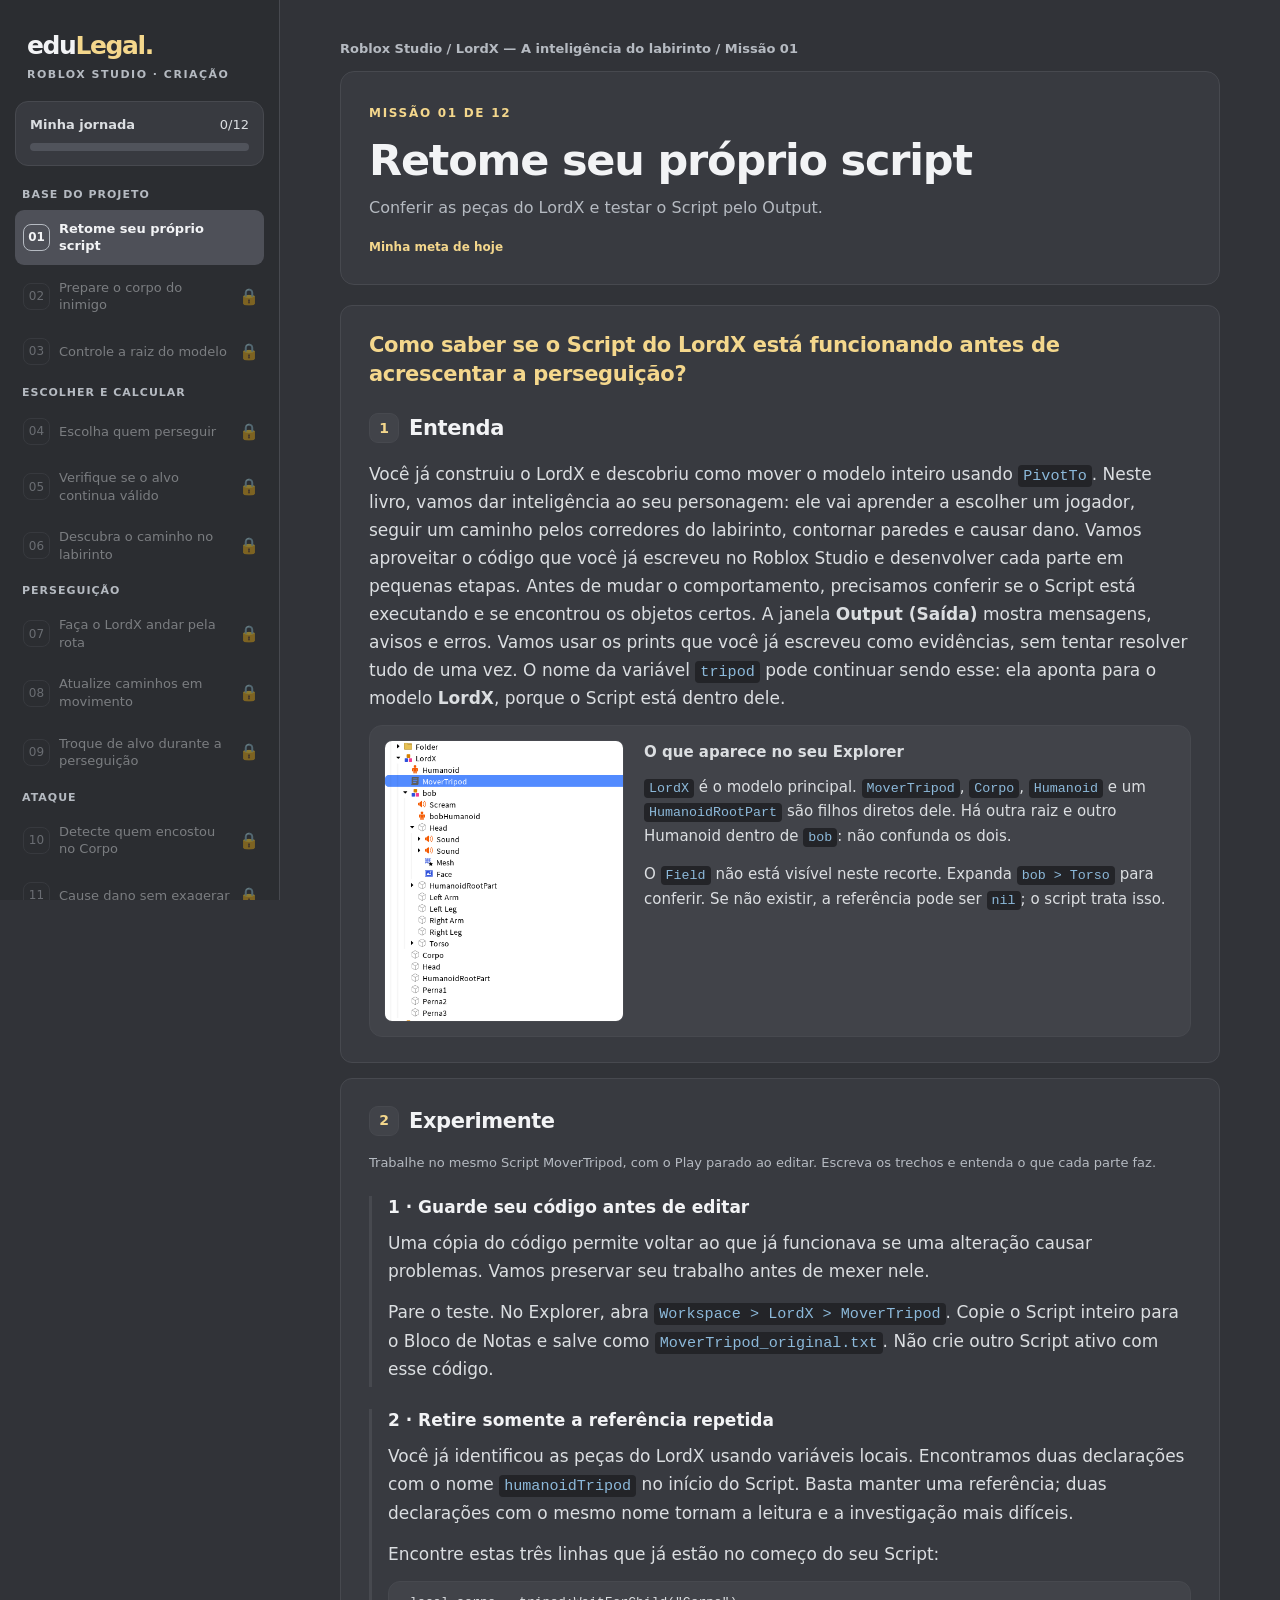
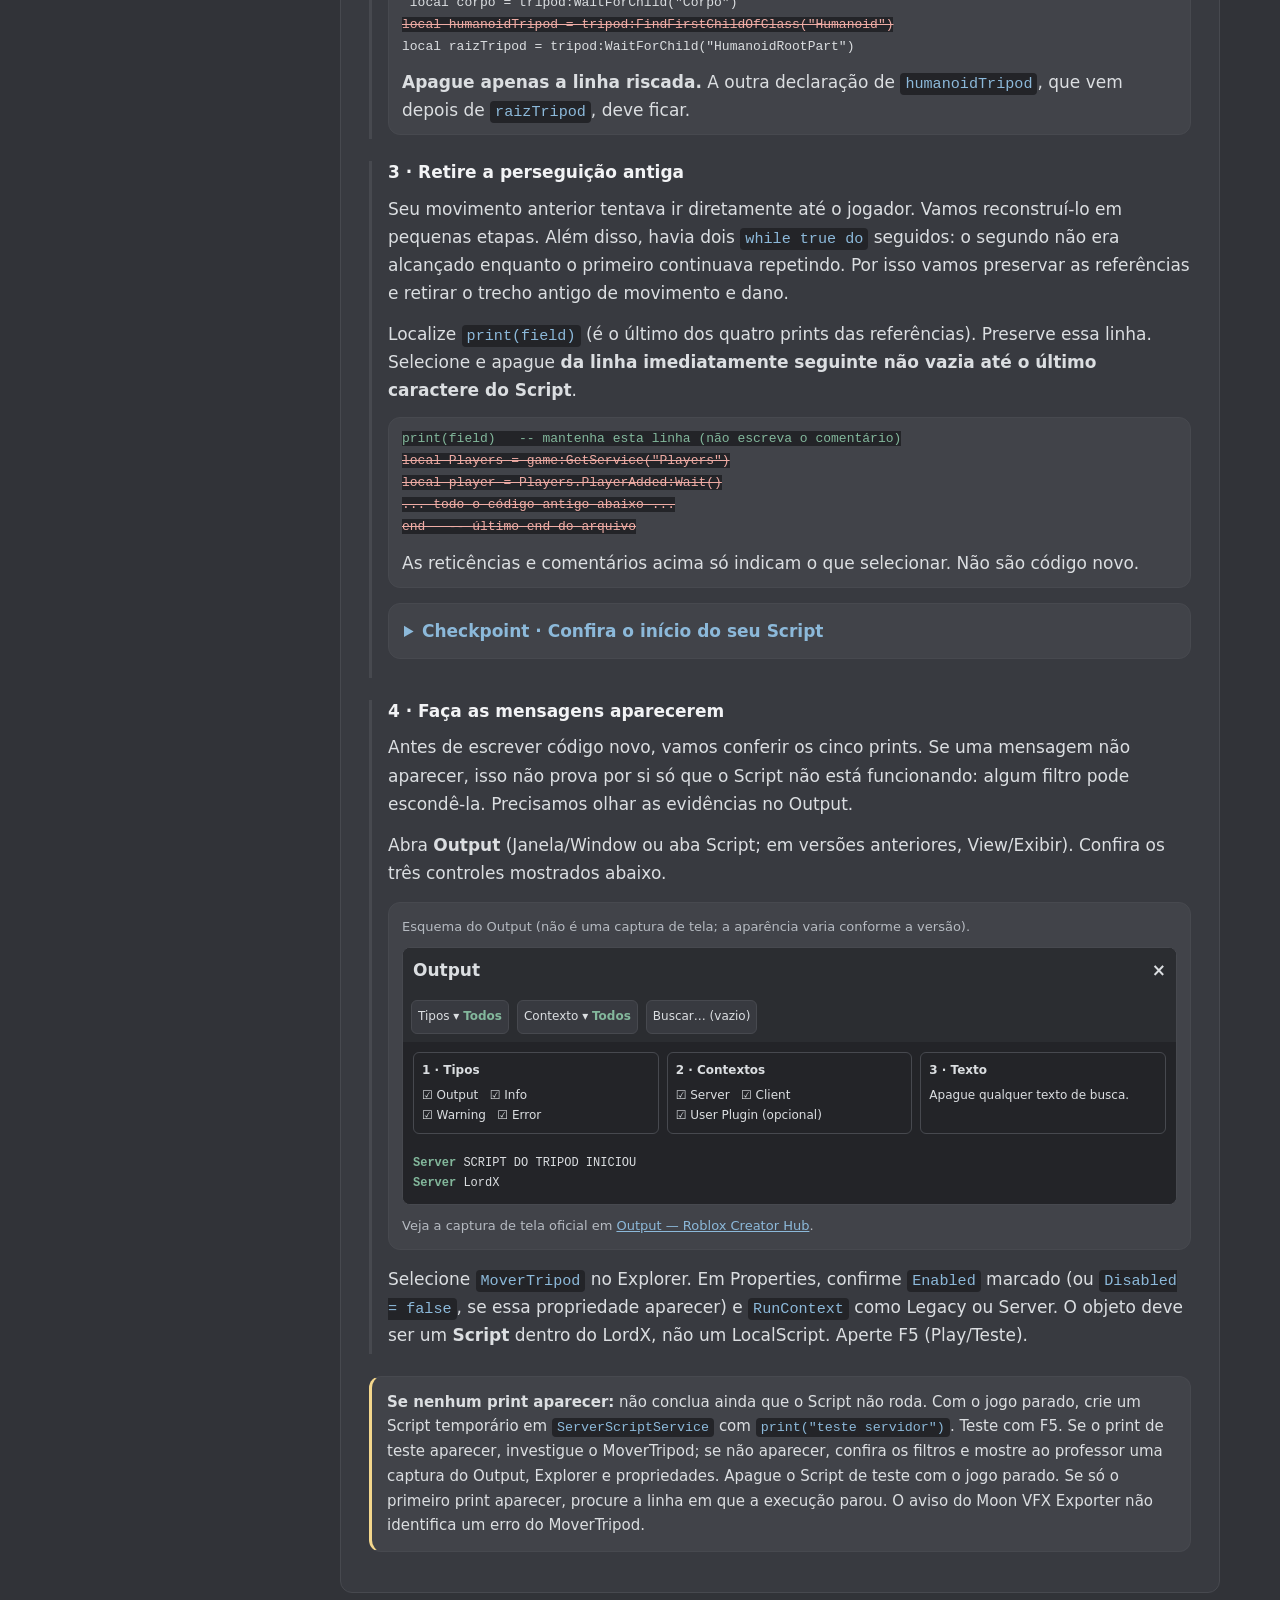
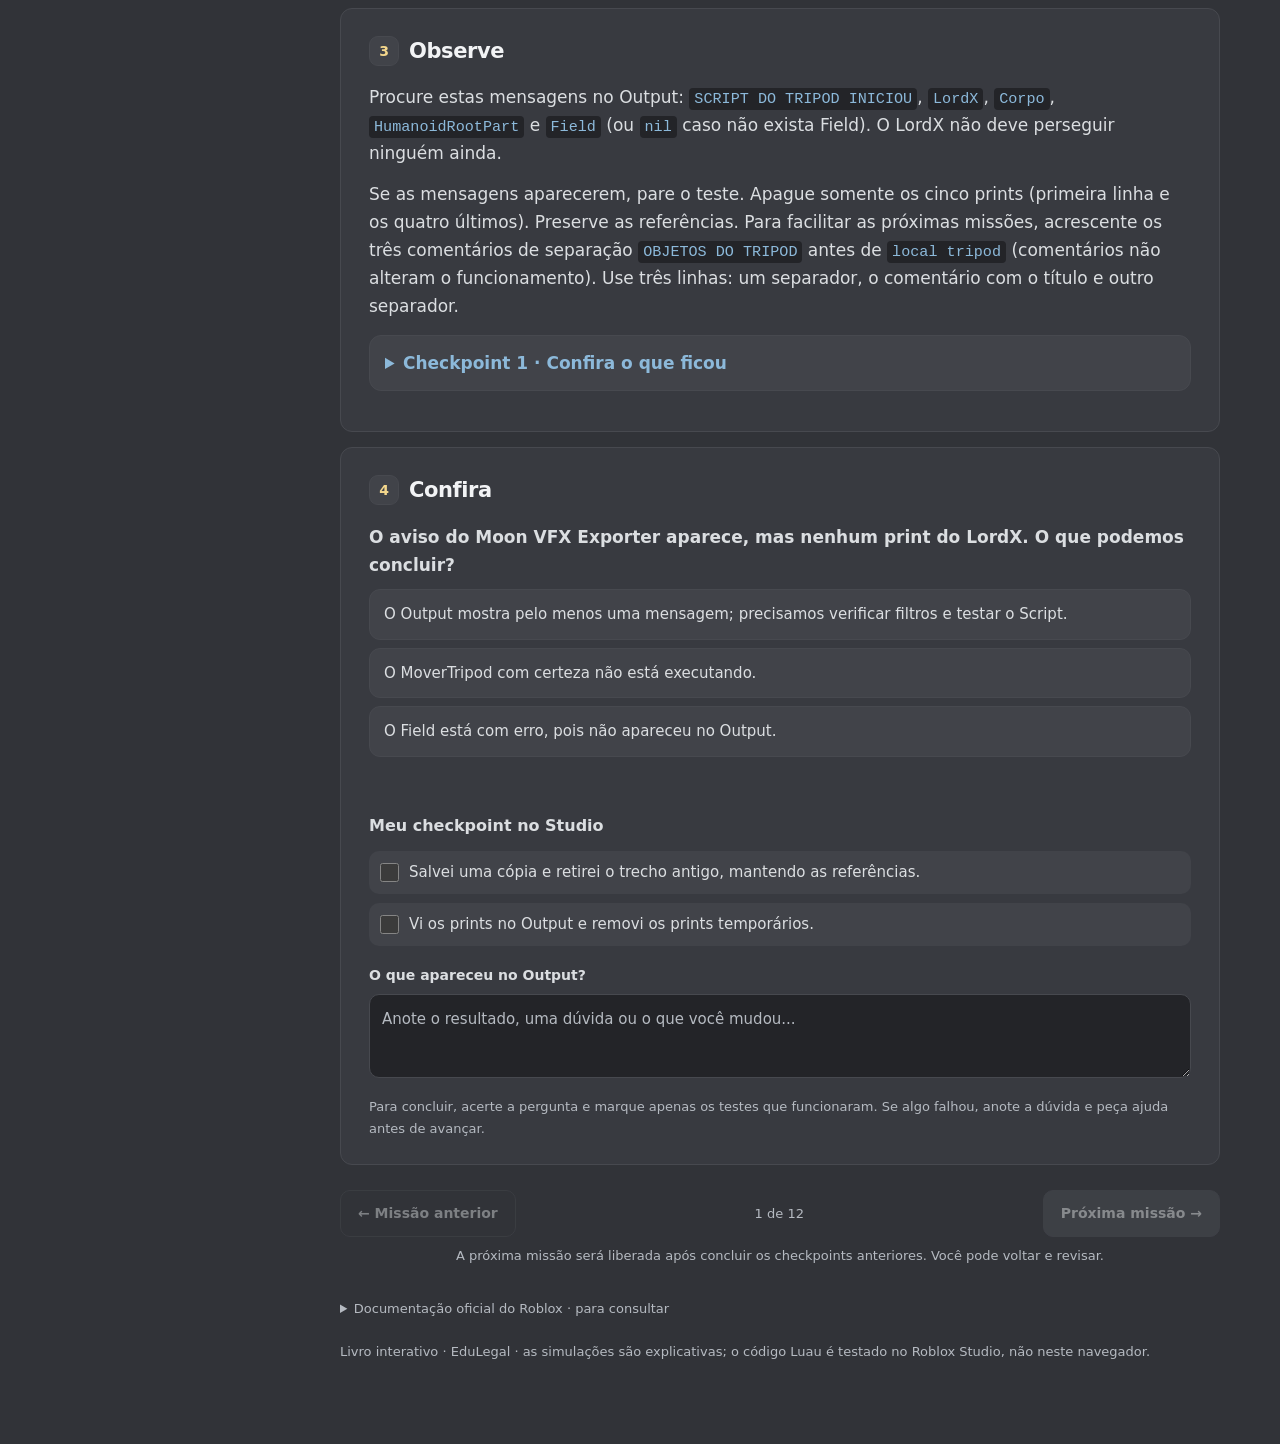
<file: livros/lordx.html>
<!doctype html>
<html lang="pt-BR">
<head>
<meta name="robots" content="noindex,nofollow">
<meta name="referrer" content="no-referrer">
<meta charset="utf-8"><meta name="viewport" content="width=device-width, initial-scale=1"><meta name="color-scheme" content="dark">
<title>EduLegal · LordX — A inteligência do labirinto</title>
<style>
:root{--bg:#f6f3e9;--paper:#fffefa;--ink:#253b36;--muted:#63756d;--green:#205b50;--green2:#317965;--line:#dedfd2;--yellow:#f4e7b9;--blue:#dfeef2;--radius:17px}*{box-sizing:border-box}html{scroll-behavior:smooth}body{margin:0;background:var(--bg);color:var(--ink);font:17px/1.65 system-ui,-apple-system,"Segoe UI",sans-serif}button,input,textarea{font:inherit}button{cursor:pointer}button:focus-visible,summary:focus-visible,input:focus-visible,textarea:focus-visible{outline:3px solid #b88930;outline-offset:3px}button:disabled{cursor:not-allowed;opacity:.45}a{color:var(--green)}.shell{display:grid;grid-template-columns:280px minmax(0,1fr);min-height:100vh}.sidebar{position:sticky;top:0;height:100vh;overflow:auto;background:#fcfbf5;border-right:1px solid var(--line);padding:23px 15px 24px;display:flex;flex-direction:column;gap:15px}.brand{padding:2px 12px}.brand b{font-size:25px;letter-spacing:-1.4px;color:var(--green)}.brand small{display:block;font-size:11px;letter-spacing:1.5px;font-weight:750;color:var(--muted);text-transform:uppercase}.progressbox{padding:14px;background:#e9efe6;border-radius:13px;line-height:1.4;font-size:13px}.prow{display:flex;justify-content:space-between;align-items:center;gap:10px;margin-bottom:8px}.bar{height:8px;border-radius:999px;background:#d6dfd2;overflow:hidden}.bar>div{height:100%;width:0%;background:var(--green2);border-radius:999px;transition:width .2s}.nav{display:grid;gap:4px}.nav button{border:0;text-align:left;background:transparent;border-radius:9px;color:var(--ink);padding:10px 8px;line-height:1.35;display:grid;grid-template-columns:30px 1fr 17px;align-items:center;gap:6px;font-size:13px;min-height:45px}.nav button:hover{background:#eef0e6}.nav button.active{background:#dbe9df;font-weight:700;color:#164b40}.num{display:grid;place-items:center;border:1px solid #cbd9cc;border-radius:8px;width:27px;height:27px;font-size:12px;font-variant-numeric:tabular-nums}.active .num{background:var(--green);color:white;border-color:var(--green)}.navdone{font-size:16px;color:var(--green)}.tools{margin-top:auto;padding:7px 8px;border-top:1px solid var(--line);font-size:12px;color:var(--muted)}.tools button{display:block;width:100%;background:none;border:0;text-align:left;padding:8px 0;color:var(--green);font-size:13px;font-weight:650}.tools a{display:block;padding:5px 0}.mobile{display:none}.content{min-width:0;padding:38px 38px 60px}.wrap{max-width:880px;margin:0 auto}.crumb{font-size:13px;color:var(--muted);font-weight:650;margin-bottom:12px}.hero{background:var(--green);color:white;border-radius:22px;padding:27px 32px 30px;margin-bottom:20px;position:relative;overflow:hidden}.hero:after{content:"";position:absolute;right:-40px;top:-75px;width:240px;height:240px;border:24px solid #ffffff0d;border-radius:50%;pointer-events:none}.hero small{font-size:12px;letter-spacing:1.7px;text-transform:uppercase;color:#e7f0d9;font-weight:700}.hero h1{font-size:clamp(27px,4vw,43px);line-height:1.12;margin:11px 0 10px;letter-spacing:-1.2px;max-width:720px}.hero p{margin:0;color:#e2eee4;font-size:16px;max-width:650px}.hero .cap{display:inline-block;margin-top:17px;background:#ffffff18;padding:5px 12px;border-radius:999px;font-size:13px}.panel{background:var(--paper);border:1px solid var(--line);border-radius:var(--radius);padding:25px 28px;margin:15px 0;box-shadow:0 2px 8px #435c4310}.panel h2{margin:0 0 14px;font-size:21px;letter-spacing:-.4px;display:flex;align-items:center;gap:10px;color:var(--green)}.tag{display:inline-flex;align-items:center;justify-content:center;border:1px solid #bfd4c7;width:30px;height:30px;border-radius:9px;font-size:14px;background:#e8f1e8;color:var(--green);flex-shrink:0}.panel p{margin:10px 0 13px}.panel p:last-child{margin-bottom:0}.panel code:not(pre code){font: .89em ui-monospace,SFMono-Regular,Consolas,monospace;background:#ebefe8;border-radius:4px;padding:2px 5px;overflow-wrap:anywhere;color:#1d5042}.step{border-left:3px solid #b8cebe;padding:0 0 4px 16px;margin:22px 0}.step h4{font-size:17px;margin:0 0 8px;color:#2a584a;line-height:1.4}.code{border:1px solid #283e36;border-radius:12px;overflow:hidden;margin:12px 0 15px;background:#172b29;color:#e0eee7}.codebar{display:flex;justify-content:space-between;gap:10px;align-items:center;background:#244139;padding:9px 13px;font-size:12px;font-weight:650;color:#d4e3d7}.codebar span:last-child{color:#a8c5b4;flex-shrink:0}.code pre{margin:0;padding:15px;overflow:auto;tab-size:4;font:13.5px/1.65 ui-monospace,SFMono-Regular,Consolas,monospace;white-space:pre}.callout{background:#e9f0e9;border:1px solid #d4e2d1;border-radius:12px;padding:13px 15px;font-size:15px;margin:15px 0}.callout.warn{background:#fff3d8;border-color:#ebd9aa}.hint{border:1px solid #dddcc9;background:#fbf8eb;border-radius:12px;margin:15px 0;padding:11px 15px}.hint summary{cursor:pointer;color:#405c44;font-weight:700;font-size:15px}.hint>div{margin-top:9px}.explorer{display:flex;align-items:flex-start;gap:20px;flex-wrap:wrap;background:#f2f5ee;border:1px solid #e0e5d8;padding:14px;border-radius:13px}.explorer img{max-width:100%;width:240px;height:auto;border-radius:8px;border:1px solid #cfd9ce}.explorer>div{flex:1;min-width:210px;font-size:15px}.mini-grid{display:grid;grid-template-columns:repeat(3,1fr);gap:10px;margin:18px 0}.mini-grid>div{padding:14px;border-radius:12px;background:#edf1e9;border:1px solid #dbe2d6;display:grid;gap:3px;line-height:1.3}.mini-grid strong{font-size:25px;color:var(--green)}.mini-grid span{font-size:13px;color:var(--muted)}.diagram{margin:15px 0;background:#f5f7f0;border-radius:13px;border:1px solid #e0e5d8;padding:12px 15px;text-align:center}.diagram svg{width:100%;max-width:430px;display:block;margin:auto}.diagram small{color:var(--muted);font-size:12px}.outline{background:#eef2ea;padding:15px;border-radius:10px;font-size:15px}.quiz{margin:15px 0 20px}.quiz h3{font-size:17px;margin:0 0 10px}.answers{display:grid;gap:8px}.answer{border:1px solid #d7dfd3;background:#fafbf7;color:var(--ink);text-align:left;border-radius:11px;padding:12px 14px;font-size:15px}.answer:hover{background:#edf3e9}.answer.correct{border-color:#52936d;background:#e4f1e5;color:#205541;font-weight:650}.answer.wrong{border-color:#d7ac7a;background:#fff5e3;color:#76552e}.feedback{min-height:26px;font-size:14px;margin-top:10px;color:var(--muted)}.feedback.good{color:#245b41}.checklist{display:grid;gap:9px;margin:12px 0}.checkitem{display:flex;gap:10px;align-items:flex-start;font-size:15px;border-radius:10px;padding:9px 11px;background:#f5f7f0;cursor:pointer}.checkitem input{accent-color:var(--green);width:19px;height:19px;flex-shrink:0;margin:3px 0 0}.note{display:block;font-size:14px;font-weight:650;margin:18px 0 7px}.notes{width:100%;border:1px solid #cfdacf;border-radius:10px;resize:vertical;padding:12px;min-height:84px;color:var(--ink);background:white;font-size:15px}.status{font-size:13px;color:var(--muted);margin-top:10px}.footnav{display:flex;align-items:center;justify-content:space-between;gap:10px;margin-top:25px}.btn{background:var(--green);color:#fff;border:1px solid var(--green);border-radius:10px;font-weight:650;padding:11px 17px;font-size:14px}.btn.secondary{background:transparent;color:var(--green);border-color:#bacdc0}.savewarning{font-size:12px;margin-top:8px;color:#925c25}.sim{background:#f0f4ec;border:1px solid #dbe2d6;border-radius:13px;padding:15px;margin:15px 0}.sim h4{margin:0 0 4px;font-size:15px;color:var(--green)}.sim small{display:block;color:var(--muted);font-size:12px;margin:4px 0 10px}.sim label{display:flex;align-items:center;gap:9px;font-size:14px;margin:6px 0;flex-wrap:wrap}.sim input[type=range]{accent-color:var(--green);flex:1;min-width:90px}.sim-result{font-size:14px;color:var(--green);font-weight:650;margin-top:9px}.sim button{border:1px solid #b8cbbd;background:#fcfdf9;border-radius:8px;padding:7px 10px;color:var(--green);font-size:13px;font-weight:650;margin:3px 5px 3px 0}.maze-grid{display:grid;grid-template-columns:repeat(9,minmax(0,1fr));gap:3px;max-width:480px;margin:12px auto}.maze-grid button{margin:0;aspect-ratio:1;min-width:0;padding:0;display:grid;place-items:center;border-radius:5px;font-size:clamp(9px,2vw,14px);border:1px solid #d5e0d2;background:#fffdf5}.maze-grid button.wall{background:#789087;border-color:#789087;opacity:1}.maze-grid button.route{background:#b8dcc1;border-color:#b8dcc1}.maze-grid button.start{background:#295d50;color:white}.maze-grid button.goal{background:#e9bc65;color:#483a1c}.damage-track{height:12px;border-radius:8px;background:#d9e0d6;overflow:hidden;margin:10px 0}.damage-track div{height:100%;background:#548b6d;transition:width .2s}.finished{margin:18px 0;padding:16px 20px;background:#e0eee0;border:1px solid #b7d5bd;border-radius:12px;font-weight:650;color:var(--green)}.sources{font-size:13px;color:var(--muted);margin:22px 0}.sources details{padding:9px 0}.sources a{display:block;margin:3px 0}.sr{position:absolute;left:-9999px}.subtitle{font-size:13px;color:var(--muted);margin:0}.phase{font-size:11px;text-transform:uppercase;letter-spacing:1px;color:var(--muted);margin:5px 7px 2px;font-weight:750}@media(max-width:850px){.shell{grid-template-columns:225px minmax(0,1fr)}.content{padding:24px 20px}.sidebar{padding:18px 10px}.panel{padding:19px 18px}.hero{padding:22px}.code pre{font-size:13px}}@media(max-width:660px){.shell{display:block}.sidebar{position:fixed;z-index:15;left:0;top:0;bottom:0;width:min(320px,90vw);height:100dvh;transform:translateX(-105%);transition:transform .2s;box-shadow:0 0 30px #243b3044}.sidebar.open{transform:translateX(0)}.mobile{display:flex;position:sticky;top:0;z-index:10;justify-content:space-between;align-items:center;background:#fcfbf5;border-bottom:1px solid var(--line);padding:9px 15px;font-size:14px}.mobile button{background:var(--green);color:white;border:0;border-radius:7px;padding:7px 11px}.content{padding:18px 12px 35px}.panel{padding:17px 14px}.hero{padding:22px 19px}.mini-grid{grid-template-columns:repeat(3,minmax(0,1fr));gap:5px}.mini-grid>div{padding:9px}.mini-grid strong{font-size:20px}.step{padding-left:10px}.code pre{font-size:12px;padding:12px}.footnav{flex-wrap:wrap}.explorer{padding:10px}.explorer img{width:220px}.explorer>div{min-width:0;flex-basis:100%}}@media print{.sidebar,.mobile,.footnav,.tools,.sim button{display:none}.shell{display:block}.content{padding:0}.panel{break-inside:avoid}.hero{background:white;color:black;border:1px solid #ccc}.hero p,.hero small{color:black}.code{background:white;color:black}.codebar{background:#eee;color:black}.codebar span:last-child{color:black}}

/* Revisão didática */
.checkpoint{margin:15px 0;border:1px solid #c9d9cb;border-radius:12px;padding:13px 15px;background:#f3f8f3}.checkpoint summary{font-weight:700;color:var(--green);cursor:pointer}.checkpoint[open] summary{margin-bottom:12px}.checkpoint p{font-size:14px}.concept-grid{display:grid;grid-template-columns:repeat(auto-fit,minmax(190px,1fr));gap:10px;margin:15px 0}.concept-grid>div{background:#f5f7f1;border:1px solid var(--line);border-radius:12px;padding:13px}.concept-grid p{font-size:14px;margin:6px 0 0}.edit-example{border:1px solid var(--line);border-radius:12px;padding:10px 13px;background:#faf9f4}.edit-example pre{white-space:pre-wrap;overflow-wrap:anywhere;font-size:13px;line-height:1.7;margin:0}.remove-line{color:#a12e2e;background:#fce8e5;text-decoration:line-through}.keep-line{color:#235c3f;background:#e5f2e7}.ui-example{margin:15px 0;max-width:100%;border:1px solid var(--line);border-radius:12px;padding:13px;background:#f7f8f4}.ui-example figcaption{font-size:13px;color:var(--muted);margin-bottom:10px}.output-demo{border:1px solid #a9b7b9;border-radius:8px;overflow:hidden;background:#fff;color:#273e3a}.output-title{display:flex;justify-content:space-between;padding:8px 10px;background:#dce5e4;font-weight:700}.output-toolbar{display:flex;flex-wrap:wrap;gap:8px;padding:8px;background:#e9efed;font-size:12px}.output-toolbar span{border:1px solid #a5b9b4;border-radius:6px;padding:6px;background:#fff}.output-toolbar b{color:#205b50}.output-filters{display:grid;grid-template-columns:repeat(auto-fit,minmax(135px,1fr));gap:8px;padding:10px;font-size:12px}.output-filters>div{border:1px solid #d4dfda;padding:8px;border-radius:6px}.output-filters strong{display:block;margin-bottom:5px}.output-log{background:#fff;padding:10px;font-family:monospace;font-size:12px;overflow-wrap:anywhere}.output-log span{color:#216b51;font-weight:700}.nav button:disabled{opacity:.45;cursor:not-allowed}.nav button:disabled:hover{background:transparent}.advance-help{font-size:13px;color:var(--muted);margin:8px 0 0;text-align:center}.checkpoint-banner{border-left:3px solid var(--green2);padding:10px 12px;background:#f0f7ef;font-size:14px;margin:12px 0;border-radius:6px}.sim .step-controls{display:grid;gap:8px;margin:8px 0}.sim .step-controls label{display:grid;grid-template-columns:1fr minmax(70px,1fr) 70px;gap:8px;align-items:center;font-size:13px}.sim .step-controls input{width:100%}.sim .step-diagram{width:100%;height:auto;display:block}.storage-notice{font-size:12px;line-height:1.4;color:var(--muted);margin:6px 0}.quiz .feedback:not(.good){color:#8a453a}.checkpoint .code{margin:10px 0 0}

/* EduLegal Dark — tokens da plataforma; seleção cinza e acentos discretos. */
:root{color-scheme:dark;--bg:#313338;--paper:#383A40;--ink:#DBDEE1;--muted:#B5BAC1;--green:#83B89C;--green2:#83B89C;--line:#47494F;--yellow:#F4D78C;--blue:#8CB9DA;--header:#232428;--sidebar:#2B2D31;--selected:#4E5058;--title:#F2F3F5;--track:#50535B;--raised:#414349;--error:#EFACA5;--radius:12px}
body{background:var(--bg);color:var(--ink);font-family:Inter,system-ui,-apple-system,"Segoe UI",sans-serif}
a,.tools a{color:var(--blue)}
button:focus-visible,summary:focus-visible,input:focus-visible,textarea:focus-visible,a:focus-visible{outline:2px solid var(--yellow);outline-offset:3px}
.sidebar{background:var(--sidebar);border-color:var(--line);box-shadow:none}
.brand b{color:var(--title);font-weight:800}.brand b span{color:var(--yellow)}
.progressbox{background:var(--paper);border:1px solid var(--line)}
.bar,.damage-track{background:var(--track)}.bar>div{background:var(--yellow)}
.nav button{color:var(--ink)}.nav button:hover:not(:disabled){background:var(--raised)}
.nav button.active{background:var(--selected);color:var(--title)}
.num{border-color:var(--line);color:var(--muted)}.active .num{background:var(--selected);color:var(--title);border-color:var(--muted)}
.navdone{color:var(--green)}.tools{border-color:var(--line)}.tools button{color:var(--ink)}.tools button:hover{color:var(--yellow)}
.mobile{background:var(--header);color:var(--title);border-color:var(--line)}.mobile button{background:var(--selected);color:var(--title)}
.hero{background:var(--paper);border:1px solid var(--line);border-radius:14px;color:var(--title);padding:25px 28px}
.hero:after{display:none}.hero small{color:var(--yellow)}.hero h1{color:var(--title)}.hero p{color:var(--muted)}
.hero .cap{background:transparent;color:var(--yellow);padding:0;border-radius:0;font-size:12px;font-weight:650}
.panel{background:var(--paper);border-color:var(--line);box-shadow:none}.panel h2,.step h4,.mini-grid strong,.sim h4{color:var(--title)}
.tag{background:var(--raised);border-color:var(--line);color:var(--yellow)}
.panel code:not(pre code){background:var(--header);color:var(--blue)}
.step{border-left-color:var(--line)}
.code{background:var(--header);border-color:var(--line);color:var(--ink)}
.codebar{background:var(--sidebar);color:var(--muted);border-bottom:1px solid var(--line)}.codebar span:last-child{color:var(--blue)}
.callout,.callout.warn,.checkpoint-banner{background:var(--raised);border:1px solid var(--line);border-left:3px solid var(--blue);color:var(--ink)}
.callout.warn{border-left-color:var(--yellow)}.checkpoint-banner{border-left-color:var(--green)}
.hint,.checkpoint{background:var(--raised);border-color:var(--line);color:var(--ink)}
.hint summary{color:var(--yellow)}.checkpoint summary{color:var(--blue)}.checkpoint .hint summary{color:var(--yellow)}
.checkpoint-list{padding-left:1.4em;margin:10px 0 14px}.checkpoint-list li{margin:8px 0}
.explorer,.mini-grid>div,.diagram,.outline,.concept-grid>div,.edit-example,.ui-example,.sim{background:var(--raised);border-color:var(--line);color:var(--ink)}
.explorer img{border-color:var(--line)}.diagram svg text,.step-diagram text{fill:var(--ink)}
.answer{background:var(--raised);border-color:var(--line);color:var(--ink)}
.answer:hover{background:var(--selected)}.answer.correct{background:var(--raised);border-color:var(--green);color:var(--green)}
.answer.wrong{background:var(--raised);border-color:var(--error);color:var(--error)}
.feedback.good{color:var(--green)}.quiz .feedback:not(.good){color:var(--error)}
.checkitem{background:var(--raised);color:var(--ink)}.checkitem input{accent-color:var(--green)}
.notes{background:var(--header);border-color:var(--line);color:var(--ink)}.notes::placeholder{color:var(--muted)}
.btn{background:var(--selected);color:var(--title);border-color:var(--selected)}.btn:hover:not(:disabled){background:#595C64}
.btn.secondary{background:transparent;color:var(--ink);border-color:var(--line)}
.savewarning{color:var(--yellow)}
.sim input[type=range]{accent-color:var(--yellow)}.sim-result{color:var(--green)}
.sim button{background:var(--paper);border-color:var(--line);color:var(--ink)}.sim button:hover:not(:disabled){background:var(--selected)}
.maze-grid button{background:var(--sidebar);border-color:var(--line);color:var(--ink)}
.maze-grid button.wall{background:#62666D;border-color:#62666D;opacity:1}
.maze-grid button.route{background:#59786A;border-color:#59786A;color:var(--title)}
.maze-grid button.start{background:#59786A;color:var(--title)}.maze-grid button.goal{background:var(--yellow);color:var(--header)}
.damage-track div{background:var(--green)}.finished{background:var(--raised);border-color:var(--green);color:var(--green)}
.remove-line{color:var(--error);background:var(--header)}.keep-line{color:var(--green);background:var(--header)}
.output-demo,.output-log{background:var(--header);color:var(--ink);border-color:var(--line)}
.output-title,.output-toolbar{background:var(--sidebar);color:var(--ink)}
.output-toolbar span{background:var(--paper);border-color:var(--line);color:var(--ink)}.output-toolbar b,.output-log span{color:var(--green)}
.output-filters>div{border-color:var(--line)}
.step-diagram [data-move]{fill:var(--green)}.step-diagram [data-goal]{fill:var(--yellow)}
[hidden]{display:none!important}
@media(max-width:660px){.hero{padding:22px 19px}.sidebar.open{box-shadow:0 0 24px #0006}}
@media print{body{background:white;color:black}.panel,.hero,.callout,.sim,.checkpoint,.hint,.concept-grid>div{background:white;color:black;border-color:#ccc}.hero h1,.hero small,.hero p,.hero .cap,.panel h2,.step h4,.checkpoint summary,.hint summary{color:black}.code{background:white;color:black}.codebar{background:#eee;color:black}.codebar span:last-child{color:black}}


/* Need to know — same restrained EduLegal Dark accent as Quiz de Frutas. */
.need-question{font-size:clamp(18px,2.2vw,21px);font-weight:650;line-height:1.4;letter-spacing:-.015em;color:var(--yellow);margin:0 0 21px;max-width:720px}.panel .need-question+h2{margin-top:0}.panel .need-question{overflow-wrap:anywhere}@media print{.need-question{color:black}}
</style>
</head>
<body><div class="mobile"><button id="menu" aria-expanded="false" aria-controls="sidebar">☰ Missões</button><strong>EduLegal · LordX</strong><span id="mobileProgress">0/12</span></div><div class="shell"><aside class="sidebar" id="sidebar"><div class="brand"><b>edu<span>Legal.</span></b><small>Roblox Studio · criação</small></div><div class="progressbox"><div class="prow"><strong>Minha jornada</strong><span id="progText">0/12</span></div><div class="bar" role="progressbar" aria-label="Missões concluídas" aria-valuemin="0" aria-valuemax="12" aria-valuenow="0"><div id="progFill"></div></div><div id="storageMsg" class="savewarning" hidden></div></div><nav id="nav" class="nav" aria-label="Missões"></nav><div class="tools"><p style="margin:0 0 4px">Seu progresso fica neste navegador, quando permitido. Não é enviado à plataforma. Evite escrever informações pessoais nas anotações. Exporte um arquivo JSON para levar suas anotações e checkpoints para outro computador.</p><button id="export">Exportar progresso (.json)</button><button id="import">Importar progresso (.json)</button><input id="importFile" type="file" accept=".json,application/json" hidden><button id="reset">Reiniciar meu progresso</button></div></aside><main class="content"><div class="wrap"><div class="crumb" id="crumb"></div><header class="hero" id="hero"></header><div id="lesson"></div><div class="footnav"><button id="prev" class="btn secondary">← Missão anterior</button><span id="position" class="subtitle"></span><button id="next" class="btn">Próxima missão →</button></div><p id="advanceHelp" class="advance-help" aria-live="polite"></p><footer class="sources"><details><summary>Documentação oficial do Roblox · para consultar</summary><a href="https://create.roblox.com/docs/studio/output" target="_blank" rel="noopener">Output e filtros</a><a href="https://create.roblox.com/docs/characters/pathfinding" target="_blank" rel="noopener">Pathfinding e waypoints</a><a href="https://create.roblox.com/docs/reference/engine/classes/WorldRoot#GetPartBoundsInBox" target="_blank" rel="noopener">Consultas espaciais (GetPartBoundsInBox)</a><a href="https://create.roblox.com/docs/reference/engine/classes/PVInstance#PivotTo" target="_blank" rel="noopener">PivotTo</a><a href="https://create.roblox.com/docs/reference/engine/classes/BasePart#Touched" target="_blank" rel="noopener">Evento Touched</a></details><p>Livro interativo · EduLegal · as simulações são explicativas; o código Luau é testado no Roblox Studio, não neste navegador.</p></footer></div></main></div>
<script id="data" type="application/json">[{"title":"Retome seu próprio script","meta":"Conferir as peças do LordX e testar o Script pelo Output.","under":"\u003cp>Você já construiu o LordX e descobriu como mover o modelo inteiro usando \u003ccode>PivotTo\u003c/code>. Neste livro, vamos dar inteligência ao seu personagem: ele vai aprender a escolher um jogador, seguir um caminho pelos corredores do labirinto, contornar paredes e causar dano. Vamos aproveitar o código que você já escreveu no Roblox Studio e desenvolver cada parte em pequenas etapas. Antes de mudar o comportamento, precisamos conferir se o Script está executando e se encontrou os objetos certos. A janela \u003cb>Output (Saída)\u003c/b> mostra mensagens, avisos e erros. Vamos usar os prints que você já escreveu como evidências, sem tentar resolver tudo de uma vez. O nome da variável \u003ccode>tripod\u003c/code> pode continuar sendo esse: ela aponta para o modelo \u003cstrong>LordX\u003c/strong>, porque o Script está dentro dele.\u003c/p>\u003cdiv class=\"explorer\">\u003cimg alt=\"Explorer real do projeto: LordX, MoverTripod, bob, Corpo e HumanoidRootPart\" src=\"[data-uri]\">\u003cdiv>\u003cstrong>O que aparece no seu Explorer\u003c/strong>\u003cp>\u003ccode>LordX\u003c/code> é o modelo principal. \u003ccode>MoverTripod\u003c/code>, \u003ccode>Corpo\u003c/code>, \u003ccode>Humanoid\u003c/code> e um \u003ccode>HumanoidRootPart\u003c/code> são filhos diretos dele. Há outra raiz e outro Humanoid dentro de \u003ccode>bob\u003c/code>: não confunda os dois.\u003c/p>\u003cp>O \u003ccode>Field\u003c/code> não está visível neste recorte. Expanda \u003ccode>bob &gt; Torso\u003c/code> para conferir. Se não existir, a referência pode ser \u003ccode>nil\u003c/code>; o script trata isso.\u003c/p>\u003c/div>\u003c/div>","exp":"\u003cdiv class=\"step\">\u003ch4>1 · Guarde seu código antes de editar\u003c/h4>\u003cp>Uma cópia do código permite voltar ao que já funcionava se uma alteração causar problemas. Vamos preservar seu trabalho antes de mexer nele.\u003c/p>\u003cp>Pare o teste. No Explorer, abra \u003ccode>Workspace &gt; LordX &gt; MoverTripod\u003c/code>. Copie o Script inteiro para o Bloco de Notas e salve como \u003ccode>MoverTripod_original.txt\u003c/code>. Não crie outro Script ativo com esse código.\u003c/p>\u003c/div>\u003cdiv class=\"step\">\u003ch4>2 · Retire somente a referência repetida\u003c/h4>\u003cp>Você já identificou as peças do LordX usando variáveis locais. Encontramos duas declarações com o nome \u003ccode>humanoidTripod\u003c/code> no início do Script. Basta manter uma referência; duas declarações com o mesmo nome tornam a leitura e a investigação mais difíceis.\u003c/p>\u003cp>Encontre estas três linhas que já estão no começo do seu Script:\u003c/p>\u003cdiv class=\"edit-example\">\u003cpre> \u003cspan>local corpo = tripod:WaitForChild(\"Corpo\")\u003c/span>\n\u003cspan class=\"remove-line\">local humanoidTripod = tripod:FindFirstChildOfClass(\"Humanoid\")\u003c/span>\n\u003cspan>local raizTripod = tripod:WaitForChild(\"HumanoidRootPart\")\u003c/span>\u003c/pre>\u003cp>\u003cb>Apague apenas a linha riscada.\u003c/b> A outra declaração de \u003ccode>humanoidTripod\u003c/code>, que vem depois de \u003ccode>raizTripod\u003c/code>, deve ficar.\u003c/p>\u003c/div>\u003c/div>\u003cdiv class=\"step\">\u003ch4>3 · Retire a perseguição antiga\u003c/h4>\u003cp>Seu movimento anterior tentava ir diretamente até o jogador. Vamos reconstruí-lo em pequenas etapas. Além disso, havia dois \u003ccode>while true do\u003c/code> seguidos: o segundo não era alcançado enquanto o primeiro continuava repetindo. Por isso vamos preservar as referências e retirar o trecho antigo de movimento e dano.\u003c/p>\u003cp>Localize \u003ccode>print(field)\u003c/code> (é o último dos quatro prints das referências). Preserve essa linha. Selecione e apague \u003cstrong>da linha imediatamente seguinte não vazia até o último caractere do Script\u003c/strong>.\u003c/p>\u003cdiv class=\"edit-example\">\u003cpre>\u003cspan class=\"keep-line\">print(field)   -- mantenha esta linha (não escreva o comentário)\u003c/span>\n\u003cspan class=\"remove-line\">local Players = game:GetService(\"Players\")\u003c/span>\n\u003cspan class=\"remove-line\">local player = Players.PlayerAdded:Wait()\u003c/span>\n\u003cspan class=\"remove-line\">... todo o código antigo abaixo ...\u003c/span>\n\u003cspan class=\"remove-line\">end   -- último end do arquivo\u003c/span>\u003c/pre>\u003cp>As reticências e comentários acima só indicam o que selecionar. Não são código novo.\u003c/p>\u003c/div>\u003cdetails class=\"checkpoint\">\u003csummary>Checkpoint · Confira o início do seu Script\u003c/summary>\u003cp>Confira o seu próprio Script. Localize cada parte antes de continuar.\u003c/p>\u003cul class=\"checkpoint-list\">\u003cli>Há apenas uma declaração de cada referência: \u003ccode>tripod\u003c/code>, \u003ccode>corpo\u003c/code>, \u003ccode>raizTripod\u003c/code>, \u003ccode>humanoidTripod\u003c/code> e \u003ccode>field\u003c/code>.\u003c/li>\u003cli>Os três serviços continuam no começo, antes das referências.\u003c/li>\u003cli>A propriedade \u003ccode>PrimaryPart\u003c/code> recebe a raiz. Os cinco prints de diagnóstico ainda estão presentes.\u003c/li>\u003cli>Não há código de perseguição antiga depois de \u003ccode>print(field)\u003c/code>.\u003c/li>\u003c/ul>\u003cdetails class=\"hint\">\u003csummary>Preciso de uma pista\u003c/summary>\u003cdiv>\u003cp>Use Ctrl + F e procure \u003ccode>local humanoidTripod\u003c/code>. Deve existir uma declaração. Se um print não aparecer, confira o nome do objeto e os filtros do Output antes de continuar.\u003c/p>\u003c/div>\u003c/details>\u003cp class=\"subtitle\">Se não encontrar a diferença, mostre o trecho e o Output ao professor.\u003c/p>\u003c/details>\u003c/div>\u003cdiv class=\"step\">\u003ch4>4 · Faça as mensagens aparecerem\u003c/h4>\u003cp>Antes de escrever código novo, vamos conferir os cinco prints. Se uma mensagem não aparecer, isso não prova por si só que o Script não está funcionando: algum filtro pode escondê-la. Precisamos olhar as evidências no Output.\u003c/p>\u003cp>Abra \u003cb>Output\u003c/b> (Janela/Window ou aba Script; em versões anteriores, View/Exibir). Confira os três controles mostrados abaixo.\u003c/p>\u003cfigure class=\"ui-example\">\u003cfigcaption>Esquema do Output (não é uma captura de tela; a aparência varia conforme a versão).\u003c/figcaption>\u003cdiv class=\"output-demo\">\u003cdiv class=\"output-title\">Output \u003cspan>×\u003c/span>\u003c/div>\u003cdiv class=\"output-toolbar\">\u003cspan>Tipos ▾ \u003cb>Todos\u003c/b>\u003c/span>\u003cspan>Contexto ▾ \u003cb>Todos\u003c/b>\u003c/span>\u003cspan class=\"search-demo\">Buscar… (vazio)\u003c/span>\u003c/div>\u003cdiv class=\"output-filters\">\u003cdiv>\u003cstrong>1 · Tipos\u003c/strong>\u003cdiv>☑ Output &nbsp; ☑ Info\u003c/div>\u003cdiv>☑ Warning &nbsp; ☑ Error\u003c/div>\u003c/div>\u003cdiv>\u003cstrong>2 · Contextos\u003c/strong>\u003cdiv>☑ Server &nbsp; ☑ Client\u003c/div>\u003cdiv>☑ User Plugin (opcional)\u003c/div>\u003c/div>\u003cdiv>\u003cstrong>3 · Texto\u003c/strong>\u003cdiv>Apague qualquer texto de busca.\u003c/div>\u003c/div>\u003c/div>\u003cdiv class=\"output-log\">\u003cdiv>\u003cspan>Server\u003c/span> SCRIPT DO TRIPOD INICIOU\u003c/div>\u003cdiv>\u003cspan>Server\u003c/span> LordX\u003c/div>\u003c/div>\u003c/div>\u003cp class=\"subtitle\">Veja a captura de tela oficial em \u003ca href=\"https://create.roblox.com/docs/studio/output\" target=\"_blank\" rel=\"noopener\">Output — Roblox Creator Hub\u003c/a>.\u003c/p>\u003c/figure>\u003cp>Selecione \u003ccode>MoverTripod\u003c/code> no Explorer. Em Properties, confirme \u003ccode>Enabled\u003c/code> marcado (ou \u003ccode>Disabled = false\u003c/code>, se essa propriedade aparecer) e \u003ccode>RunContext\u003c/code> como Legacy ou Server. O objeto deve ser um \u003cb>Script\u003c/b> dentro do LordX, não um LocalScript. Aperte F5 (Play/Teste).\u003c/p>\u003c/div>\u003cdiv class=\"callout warn\">\u003cb>Se nenhum print aparecer:\u003c/b> não conclua ainda que o Script não roda. Com o jogo parado, crie um Script temporário em \u003ccode>ServerScriptService\u003c/code> com \u003ccode>print(\"teste servidor\")\u003c/code>. Teste com F5. Se o print de teste aparecer, investigue o MoverTripod; se não aparecer, confira os filtros e mostre ao professor uma captura do Output, Explorer e propriedades. Apague o Script de teste com o jogo parado. Se só o primeiro print aparecer, procure a linha em que a execução parou. O aviso do Moon VFX Exporter não identifica um erro do MoverTripod.\u003c/div>","obs":"\u003cp>Procure estas mensagens no Output: \u003ccode>SCRIPT DO TRIPOD INICIOU\u003c/code>, \u003ccode>LordX\u003c/code>, \u003ccode>Corpo\u003c/code>, \u003ccode>HumanoidRootPart\u003c/code> e \u003ccode>Field\u003c/code> (ou \u003ccode>nil\u003c/code> caso não exista Field). O LordX não deve perseguir ninguém ainda.\u003c/p>\u003cp>Se as mensagens aparecerem, pare o teste. Apague somente os cinco prints (primeira linha e os quatro últimos). Preserve as referências. Para facilitar as próximas missões, acrescente os três comentários de separação \u003ccode>OBJETOS DO TRIPOD\u003c/code> antes de \u003ccode>local tripod\u003c/code> (comentários não alteram o funcionamento). Use três linhas: um separador, o comentário com o título e outro separador.\u003c/p>\u003cdetails class=\"checkpoint\">\u003csummary>Checkpoint 1 · Confira o que ficou\u003c/summary>\u003cp>Confira o seu próprio Script. Localize cada parte antes de continuar.\u003c/p>\u003cul class=\"checkpoint-list\">\u003cli>Os três serviços e as referências continuam no Script.\u003c/li>\u003cli>A linha \u003ccode>tripod.PrimaryPart = raizTripod\u003c/code> continua presente.\u003c/li>\u003cli>Você removeu os cinco prints temporários, não as referências.\u003c/li>\u003cli>O comentário \u003ccode>-- OBJETOS DO TRIPOD\u003c/code> está antes de \u003ccode>local tripod\u003c/code>.\u003c/li>\u003c/ul>\u003cdetails class=\"hint\">\u003csummary>Preciso de uma pista\u003c/summary>\u003cdiv>\u003cp>Se quiser localizar um trecho, procure \u003ccode>PrimaryPart\u003c/code>. Confira se ele vem depois das referências. Os comentários servem apenas para organizar; não alteram a execução.\u003c/p>\u003c/div>\u003c/details>\u003cp class=\"subtitle\">Se não encontrar a diferença, mostre o trecho e o Output ao professor.\u003c/p>\u003c/details>","quiz":{"q":"O aviso do Moon VFX Exporter aparece, mas nenhum print do LordX. O que podemos concluir?","opts":["O Output mostra pelo menos uma mensagem; precisamos verificar filtros e testar o Script.","O MoverTripod com certeza não está executando.","O Field está com erro, pois não apareceu no Output."],"answer":0,"why":"Isso. Ainda não sabemos se o Script rodou. Primeiro obtenha evidências.","wrong":["","O fato de um print não aparecer não prova que o Script não roda: ele pode estar oculto por filtros.","O aviso é de outro componente. Primeiro confirme os prints e as referências."]},"tests":["Salvei uma cópia e retirei o trecho antigo, mantendo as referências.","Vi os prints no Output e removi os prints temporários."],"note":"O que apareceu no Output?","need":"Como saber se o Script do LordX está funcionando antes de acrescentar a perseguição?"},{"title":"Prepare o corpo do inimigo","meta":"Definir as regras de movimento do LordX.","under":"\u003cp>Seu código já usava \u003ccode>PivotTo\u003c/code>. Vamos manter esse tipo de movimento: o script posiciona o modelo inteiro, sem depender de um Humanoid andando. Como será o código que reposicionará o modelo, vamos usar \u003ccode>Anchored = true\u003c/code> para manter as peças ancoradas e \u003ccode>CanCollide = false\u003c/code> para evitar que elas fiquem presas por colisões físicas. As paredes e o chão do labirinto, porém, continuam com colisão. O caminho calculado é que deverá contornar os obstáculos.\u003c/p>\u003cp>Antes de programar o movimento, vamos reunir os valores que controlam seu funcionamento: velocidade, tamanho do agente que calcula a rota, distância entre pontos e intervalos de atualização e dano. São variáveis usadas como \u003cb>constantes de configuração\u003c/b>: mantemos esses valores durante a execução e podemos ajustá-los no Script depois dos testes.\u003c/p>\u003cdiv class=\"mini-grid\">\u003cdiv>\u003cstrong>10\u003c/strong>\u003cspan>studs/s · velocidade\u003c/span>\u003c/div>\u003cdiv>\u003cstrong>2\u003c/strong>\u003cspan>studs · raio do agente\u003c/span>\u003c/div>\u003cdiv>\u003cstrong>7\u003c/strong>\u003cspan>studs · altura do agente\u003c/span>\u003c/div>\u003c/div>\u003cp>\u003cb>Um detalhe do seu modelo:\u003c/b> a variável \u003ccode>corpo\u003c/code> precisa apontar para uma BasePart (Part, MeshPart etc.), assim como a raiz. Na missão de dano usaremos o tamanho e a posição do Corpo. Se o Explorer mostrar um Model ou Folder nesses nomes, pare e confira com o professor.\u003c/p>","exp":"\u003cdiv class=\"step\">\u003ch4>1 · Acrescente as configurações\u003c/h4>\u003cp>O raio e a altura representam o tamanho aproximado do agente que precisa caber nos corredores. A distância do waypoint define quando consideramos um ponto alcançado. Os intervalos serão usados nas missões de recálculo, troca de alvo e dano. A rotação corrige a direção para a qual o modelo está virado. Não é preciso decorar todos os valores agora: vamos utilizá-los quando houver necessidade.\u003c/p>\u003cp>No final do seu Script (depois de \u003ccode>tripod.PrimaryPart = raizTripod\u003c/code>), escreva o bloco abaixo. Os comentários são separadores; você pode usá-los para localizar as partes do código.\u003c/p>\u003cdiv class=\"code\">\u003cdiv class=\"codebar\">\u003cspan>Escreva no Roblox Studio\u003c/span>\u003cspan>Luau\u003c/span>\u003c/div>\u003cpre>\u003ccode>--==================================================\n-- CONFIGURAÇÕES\n--==================================================\n\nlocal VELOCIDADE = 10\n\nlocal RAIO_DO_AGENTE = 2\nlocal ALTURA_DO_AGENTE = 7\nlocal ESPACAMENTO_DOS_PONTOS = 2\n\nlocal DISTANCIA_DO_WAYPOINT = 0.8\n\n-- O caminho será atualizado frequentemente,\n-- porque o jogador continua se movimentando.\nlocal TEMPO_PARA_RECALCULAR = 0.8\n\n-- Troca rapidamente para outro jogador,\n-- caso ele se torne o mais próximo.\nlocal TEMPO_PARA_VERIFICAR_ALVO = 0.2\n\nlocal DANO = 10\nlocal INTERVALO_ENTRE_DANOS = 1\n\n-- Caso o Tripod fique andando de costas,\n-- troque 0 por 180.\nlocal AJUSTE_DA_ROTACAO =\n\tCFrame.Angles(0, math.rad(0), 0)\u003c/code>\u003c/pre>\u003c/div>\u003c/div>\u003cdiv class=\"step\">\u003ch4>2 · Prepare as peças\u003c/h4>\u003cp>O LordX tem várias peças, inclusive dentro de \u003ccode>bob\u003c/code>. Em vez de alterar uma por uma, usaremos \u003ccode>GetDescendants()\u003c/code> para obter todos os objetos dentro do modelo e um \u003ccode>for\u003c/code> para percorrer essa lista. Nem todo objeto é uma peça: \u003ccode>IsA(\"BasePart\")\u003c/code> testa isso antes de mudar Anchored e CanCollide. Escreva o trecho logo abaixo das configurações.\u003c/p>\u003cdiv class=\"code\">\u003cdiv class=\"codebar\">\u003cspan>Escreva no Roblox Studio\u003c/span>\u003cspan>Luau\u003c/span>\u003c/div>\u003cpre>\u003ccode>--==================================================\n-- PREPARAÇÃO DO MODELO\n--==================================================\n\n-- Como o movimento será feito pelo PivotTo,\n-- todas as peças ficam ancoradas e sem colisão.\n--\n-- As paredes continuam sendo consideradas pelo\n-- PathfindingService, mas as partes do próprio bot\n-- não ficam presas fisicamente nelas.\nfor _, objeto in ipairs(tripod:GetDescendants()) do\n\tif objeto:IsA(&quot;BasePart&quot;) then\n\t\tobjeto.Anchored = true\n\t\tobjeto.CanCollide = false\n\tend\nend\u003c/code>\u003c/pre>\u003c/div>\u003c/div>\u003cdiv class=\"step\">\u003ch4>3 · Trate o Field e o Humanoid\u003c/h4>\u003cp>O Field não será nossa área de ataque, e não queremos que ele interfira nas consultas espaciais. Vamos usar \u003ccode>CanQuery = false\u003c/code> para excluí-lo das consultas que respeitam essa propriedade. Como Field e Humanoid podem não existir, usamos \u003ccode>if field then\u003c/code> e \u003ccode>if humanoidTripod then\u003c/code> antes de acessar seus objetos. \u003ccode>AutoRotate = false\u003c/code> evita que o Humanoid tente orientar o modelo automaticamente. Continue imediatamente abaixo.\u003c/p>\u003cdiv class=\"code\">\u003cdiv class=\"codebar\">\u003cspan>Escreva no Roblox Studio\u003c/span>\u003cspan>Luau\u003c/span>\u003c/div>\u003cpre>\u003ccode>-- Impede especificamente o Field de participar\n-- de colisões ou consultas espaciais.\nif field then\n\tif field:IsA(&quot;BasePart&quot;) then\n\t\tfield.CanCollide = false\n\t\tfield.CanQuery = false\n\tend\n\n\tfor _, objeto in ipairs(field:GetDescendants()) do\n\t\tif objeto:IsA(&quot;BasePart&quot;) then\n\t\t\tobjeto.CanCollide = false\n\t\t\tobjeto.CanQuery = false\n\t\tend\n\tend\nend\n\nif humanoidTripod then\n\thumanoidTripod.AutoRotate = false\nend\u003c/code>\u003c/pre>\u003c/div>\u003c/div>\u003cdiv class=\"callout info\">Faça isso somente nos descendentes do LordX. Não desative a colisão do chão e das paredes. O Pathfinding calcula uma rota para um agente aproximado; ele não garante que todas as pernas e partes grandes caibam no corredor.\u003c/div>","obs":"\u003cp>Dê Play. O LordX deve continuar parado. Durante o teste, selecione \u003ccode>Corpo\u003c/code> e veja nas propriedades \u003ccode>Anchored\u003c/code> marcado e \u003ccode>CanCollide\u003c/code> desmarcado. Confira se as paredes continuam com colisão. Pare o teste.\u003c/p>\u003cp>Se algo se mover sozinho, cair ou a parede perder colisão, não marque o teste. Confirme que o \u003ccode>for\u003c/code> percorre apenas \u003ccode>tripod:GetDescendants()\u003c/code>.\u003c/p>","quiz":{"q":"O LordX usa PivotTo, suas peças têm CanCollide = false e as paredes permanecem sólidas. O que impede o caminho calculado de passar pela parede?","opts":["O Humanoid do LordX, que empurra a parede.","A rota do Pathfinding e as dimensões do agente; o movimento por si só não garante colisão.","O Field, que funciona como uma barreira física."],"answer":1,"why":"Correto. A rota precisa caber no corredor, porque não há colisão física do LordX para corrigir um trajeto ruim.","wrong":["O movimento não é Humanoid:Move nem depende de colisão física.","","O Field está sem colisão e não faz o desvio."]},"tests":["Escrevi os três blocos completos.","Conferi as propriedades durante o Play."],"note":"O que você descobriu?"},{"title":"Controle a raiz do modelo","meta":"Mover LordX inteiro mantendo a relação entre o pivô e a raiz.","under":"\u003cp>Você já usou \u003ccode>GetPivot()\u003c/code> e \u003ccode>PivotTo()\u003c/code>. Seu cálculo antigo movia o pivô diretamente. Agora queremos posicionar a \u003cstrong>raiz\u003c/strong> do modelo em um ponto preciso, mesmo se houver diferença entre o pivô e o \u003ccode>CFrame\u003c/code> da raiz.\u003c/p>\u003cdiv class=\"diagram\">\u003csvg viewBox=\"0 0 350 145\" role=\"img\" aria-label=\"Pivô e raiz se deslocam juntos\">\u003crect x=\"35\" y=\"29\" width=\"110\" height=\"83\" rx=\"10\" fill=\"#50535B\" stroke=\"#83B89C\"/>\u003ccircle cx=\"65\" cy=\"70\" r=\"6\" fill=\"#F4D78C\"/>\u003ccircle cx=\"110\" cy=\"70\" r=\"6\" fill=\"#8CB9DA\"/>\u003cpath d=\"M71 70H104\" stroke=\"#567\" stroke-dasharray=\"3 4\"/>\u003ctext x=\"50\" y=\"126\" font-size=\"12\">pivô\u003c/text>\u003ctext x=\"98\" y=\"126\" font-size=\"12\">raiz\u003c/text>\u003cpath d=\"M153 70H196m-10 -7 10 7 -10 7\" fill=\"none\" stroke=\"#83B89C\" stroke-width=\"2\"/>\u003crect x=\"205\" y=\"29\" width=\"110\" height=\"83\" rx=\"10\" fill=\"#50535B\" stroke=\"#83B89C\"/>\u003ccircle cx=\"235\" cy=\"70\" r=\"6\" fill=\"#F4D78C\"/>\u003ccircle cx=\"280\" cy=\"70\" r=\"6\" fill=\"#8CB9DA\"/>\u003cpath d=\"M241 70H274\" stroke=\"#567\" stroke-dasharray=\"3 4\"/>\u003ctext x=\"219\" y=\"126\" font-size=\"12\">pivô\u003c/text>\u003ctext x=\"268\" y=\"126\" font-size=\"12\">raiz\u003c/text>\u003c/svg>\u003csmall>Esquema: a distância e a orientação relativas são preservadas.\u003c/small>\u003c/div>\u003cp>\u003cb>Exemplo em uma linha reta, sem rotação:\u003c/b> se a raiz está 2 studs à direita do pivô, para colocar a raiz em X = 10, o pivô precisa estar em X = 8. Com rotação, a conta usa CFrame. No seu modelo a diferença pode ser zero; mesmo assim a função continua válida.\u003c/p>\u003cp>\u003ccode>ToObjectSpace\u003c/code> registra a transformação relativa; \u003ccode>Inverse()\u003c/code> permite encontrar o pivô necessário para chegar ao CFrame desejado da raiz. A função concentra essa conta para o resto do código.\u003c/p>\u003cdiv class=\"concept-grid\">\u003cdiv>\u003cb>CFrame\u003c/b>\u003cp>Guarda posição e orientação (para onde algo está virado). Vector3 guarda três números; não guarda rotação.\u003c/p>\u003c/div>\u003cdiv>\u003cb>ToObjectSpace\u003c/b>\u003cp>Expressa a posição e orientação da raiz em relação ao pivô, como um ponto de referência no próprio LordX.\u003c/p>\u003c/div>\u003cdiv>\u003cb>Inverse()\u003c/b>\u003cp>Inverte essa transformação relativa. Assim calculamos onde colocar o pivô para que a raiz chegue ao CFrame desejado.\u003c/p>\u003c/div>\u003c/div>\u003cp>Não precisa decorar a matemática agora. O importante é saber que \u003ccode>posicionarRaiz(...)\u003c/code> move o \u003cb>modelo inteiro\u003c/b> para deixar a raiz no local pedido.\u003c/p>","exp":"\u003cdiv class=\"step\">\u003ch4>1 · Crie uma função\u003c/h4>\u003cp>Vamos reunir a conta em uma função reutilizável: \u003ccode>posicionarRaiz\u003c/code>. Quando for chamada, ela receberá o CFrame desejado da raiz (o parâmetro \u003ccode>novoCFrameDaRaiz\u003c/code>), calculará o pivô correspondente e moverá o modelo inteiro. Assim, as próximas missões não precisarão repetir essa conta.\u003c/p>\u003cp>Ao final do Script, depois do bloco \u003ccode>if humanoidTripod then ... end\u003c/code>, acrescente:\u003c/p>\u003cdiv class=\"code\">\u003cdiv class=\"codebar\">\u003cspan>Escreva no Roblox Studio\u003c/span>\u003cspan>Luau\u003c/span>\u003c/div>\u003cpre>\u003ccode>-- Guarda a posição da raiz em relação ao pivô.\n-- Isso evita que o Field ou outras peças alterem\n-- o ponto usado para movimentar o modelo.\nlocal pivoParaRaiz =\n\ttripod:GetPivot():ToObjectSpace(raizTripod.CFrame)\n\nlocal function posicionarRaiz(novoCFrameDaRaiz)\n\tlocal novoPivo =\n\t\tnovoCFrameDaRaiz * pivoParaRaiz:Inverse()\n\n\ttripod:PivotTo(novoPivo)\nend\u003c/code>\u003c/pre>\u003c/div>\u003c/div>\u003cdiv class=\"step\">\u003ch4>2 · Experimente um deslocamento pequeno\u003c/h4>\u003cdetails class=\"hint\">\u003csummary>Um pequeno desafio, se quiser\u003c/summary>\u003cdiv>\u003cp>Antes de executar o teste temporário, preveja o que acontece se o valor de X do Vector3 mudar de 1 para 2. Se houver espaço livre, teste essa mudança, observe o deslocamento e remova o bloco temporário conforme a orientação.\u003c/p>\u003cp class=\"subtitle\">Você pode registrar o que observou na anotação da missão.\u003c/p>\u003c/div>\u003c/details>\u003cp>Criar uma função não a executa. Agora vamos chamá-la em um teste temporário: \u003ccode>task.wait(1)\u003c/code> dá um segundo para observar a posição inicial, e \u003ccode>Vector3.new(1, 0, 0)\u003c/code> representa um deslocamento de um stud em X, sem alterar Y ou Z. O print permitirá verificar a execução.\u003c/p>\u003cp>Se o LordX estiver em um lugar livre, escreva este teste no final, fora da função. O deslocamento é de 1 stud no eixo X. Use o Play e pare depois de observar.\u003c/p>\u003cdiv class=\"code\">\u003cdiv class=\"codebar\">\u003cspan>Teste temporário — remova depois\u003c/span>\u003cspan>Luau\u003c/span>\u003c/div>\u003cpre>\u003ccode>-- TESTE TEMPORARIO: INICIO\ntask.wait(1)\nposicionarRaiz(raizTripod.CFrame + Vector3.new(1, 0, 0))\nprint(&quot;Raiz reposicionada&quot;)\n-- TESTE TEMPORARIO: FIM\u003c/code>\u003c/pre>\u003c/div>\u003c/div>","obs":"\u003cp>O LordX deve mudar um pouco de posição, inteiro, e aparecer a mensagem \u003ccode>Raiz reposicionada\u003c/code>. Se não conseguir ver, selecione o HumanoidRootPart direto de LordX em Explorer durante o Play e compare a propriedade Position (X) antes e depois do deslocamento. O teste começa após 1 segundo; se precisar de tempo para olhar, mude temporariamente \u003ccode>task.wait(1)\u003c/code> para \u003ccode>task.wait(5)\u003c/code>, depois remova o bloco completo. Depois de parar, \u003cstrong>apague as linhas do teste entre os dois comentários TESTE TEMPORARIO, incluindo os comentários\u003c/strong>. Preserve a função \u003ccode>posicionarRaiz\u003c/code>.\u003c/p>","quiz":{"q":"Em um exemplo sem rotação, a raiz está 2 studs à direita do pivô. Queremos colocar a raiz em X = 10. Onde deve ficar o pivô?","opts":["X = 10","X = 12","X = 8"],"answer":2,"why":"Isso: 8 + 2 = 10. O CFrame aplica a mesma ideia levando a rotação em conta.","wrong":["Isso colocaria a raiz em X = 12.","O pivô precisa ficar 2 studs antes da posição desejada, não depois.",""]},"tests":["Observei o deslocamento e removi o teste temporário."],"note":"O que você descobriu?","need":"Se queremos levar a raiz do LordX a um ponto, basta colocar o pivô nesse mesmo ponto?"},{"title":"Escolha quem perseguir","meta":"Encontrar o jogador vivo mais próximo, em vez de esperar apenas um.","under":"\u003cp>Seu primeiro código usava \u003ccode>Players.PlayerAdded:Wait()\u003c/code>, escolhendo apenas um jogador que entrasse. Agora vamos escolher o jogador vivo mais próximo entre todos os jogadores que já estão no servidor. Imagine três jogadores a 12, 5 e 9 studs: podemos guardar a menor distância encontrada até aquele momento. O recorde começa em 12, passa para 5 e continua em 5 quando comparamos com 9. Se o jogador a 5 studs estiver morto, ele não participa da escolha. \u003ccode>.Magnitude\u003c/code> mede a distância; \u003ccode>math.huge\u003c/code> é um valor inicial maior que qualquer distância finita.\u003c/p>\u003cdetails class=\"hint\">\u003csummary>Um pequeno desafio, se quiser\u003c/summary>\u003cdiv>\u003cp>Antes de mover os controles da simulação, escolha duas distâncias e preveja qual jogador será selecionado. Depois mude a condição de vida de A e confira se sua previsão continua valendo.\u003c/p>\u003cp class=\"subtitle\">Você pode registrar o que observou na anotação da missão.\u003c/p>\u003c/div>\u003c/details>\u003cdiv data-sim=\"nearest\">\u003c/div>\u003cp>A distância usada aqui é em linha reta, não o comprimento da rota. A rota será calculada depois.\u003c/p>\u003cdiv class=\"concept-grid\">\u003cdiv>\u003cb>ipairs\u003c/b>\u003cp>Percorre cada item da lista \u003ccode>Players:GetPlayers()\u003c/code>. O \u003ccode>_\u003c/code> recebe o índice, que não precisamos usar; \u003ccode>jogador\u003c/code> recebe o Player.\u003c/p>\u003c/div>\u003cdiv>\u003cb>math.huge\u003c/b>\u003cp>Representa infinito positivo. A primeira distância válida será menor que ele. Depois, cada distância menor substitui o recorde.\u003c/p>\u003c/div>\u003cdiv>\u003cb>return com quatro valores\u003c/b>\u003cp>Player (conta na sessão), Character (modelo atual), raiz (posição) e Humanoid (vida). A ordem importa quando guardamos os resultados.\u003c/p>\u003c/div>\u003c/div>\u003cp>Se o jogador A estiver a 8 studs e o B a 15, a menor distância termina em 8. Mas se A estiver morto, ele será ignorado.\u003c/p>","exp":"\u003cdiv class=\"step\">\u003ch4>1 · Comece a função\u003c/h4>\u003cp>Precisamos guardar quatro informações do mesmo alvo. Começamos com \u003ccode>nil\u003c/code>, que indica ausência de um valor. \u003ccode>Players:GetPlayers()\u003c/code> fornece a lista de jogadores; \u003ccode>jogador.Character\u003c/code> dá acesso ao personagem atual. Nem todo jogador tem um personagem carregado, por isso conferimos sua existência antes de procurar Humanoid e raiz.\u003c/p>\u003cp>Ao final do Script, abaixo do \u003ccode>end\u003c/code> de \u003ccode>posicionarRaiz\u003c/code>, escreva:\u003c/p>\u003cdiv class=\"code\">\u003cdiv class=\"codebar\">\u003cspan>Escreva no Roblox Studio\u003c/span>\u003cspan>Luau\u003c/span>\u003c/div>\u003cpre>\u003ccode>--==================================================\n-- ENCONTRAR O JOGADOR MAIS PRÓXIMO\n--==================================================\n\nlocal function encontrarJogadorMaisProximo()\n\tlocal jogadorMaisProximo = nil\n\tlocal personagemMaisProximo = nil\n\tlocal raizMaisProxima = nil\n\tlocal humanoidMaisProximo = nil\n\n\tlocal menorDistancia = math.huge\n\n\tfor _, jogador in ipairs(Players:GetPlayers()) do\n\t\tlocal personagem = jogador.Character\n\n\t\tif personagem then\n\t\t\tlocal humanoid =\n\t\t\t\tpersonagem:FindFirstChildOfClass(&quot;Humanoid&quot;)\n\n\t\t\tlocal raiz =\n\t\t\t\tpersonagem:FindFirstChild(&quot;HumanoidRootPart&quot;)\u003c/code>\u003c/pre>\u003c/div>\u003c/div>\u003cdiv class=\"step\">\u003ch4>2 · Compare as distâncias e encerre\u003c/h4>\u003cp>Só compare a distância se o Humanoid e a raiz existirem e a vida for maior que zero. Ao encontrar uma distância menor, guarde juntas as quatro referências do novo alvo. No fim, \u003ccode>return\u003c/code> devolve essas referências na ordem escolhida.\u003c/p>\u003cp>Continue na linha seguinte, ainda dentro do \u003ccode>if personagem then\u003c/code>. Termine todos os \u003ccode>end\u003c/code> antes de testar. A função devolve quatro referências do mesmo alvo, ou quatro valores nil se não houver alvo.\u003c/p>\u003cdiv class=\"code\">\u003cdiv class=\"codebar\">\u003cspan>Escreva no Roblox Studio\u003c/span>\u003cspan>Luau\u003c/span>\u003c/div>\u003cpre>\u003ccode>\t\t\tif\n\t\t\t\thumanoid\n\t\t\t\tand raiz\n\t\t\t\tand humanoid.Health &gt; 0\n\t\t\tthen\n\t\t\t\tlocal distancia =\n\t\t\t\t\t(raiz.Position - raizTripod.Position).Magnitude\n\n\t\t\t\tif distancia &lt; menorDistancia then\n\t\t\t\t\tmenorDistancia = distancia\n\t\t\t\t\tjogadorMaisProximo = jogador\n\t\t\t\t\tpersonagemMaisProximo = personagem\n\t\t\t\t\traizMaisProxima = raiz\n\t\t\t\t\thumanoidMaisProximo = humanoid\n\t\t\t\tend\n\t\t\tend\n\t\tend\n\tend\n\n\treturn\n\t\tjogadorMaisProximo,\n\t\tpersonagemMaisProximo,\n\t\traizMaisProxima,\n\t\thumanoidMaisProximo\nend\u003c/code>\u003c/pre>\u003c/div>\u003c/div>\u003cdetails class=\"checkpoint\">\u003csummary>Checkpoint · Confira a seleção do alvo\u003c/summary>\u003cp>Confira o seu próprio Script. Localize cada parte antes de continuar.\u003c/p>\u003cul class=\"checkpoint-list\">\u003cli>Existe uma única função \u003ccode>encontrarJogadorMaisProximo\u003c/code>.\u003c/li>\u003cli>Os quatro valores de referência começam como nil; a menor distância começa como math.huge.\u003c/li>\u003cli>O for percorre os jogadores; somente personagens com raiz e Humanoid vivo entram na comparação.\u003c/li>\u003cli>Quando encontra uma distância menor, atualiza as quatro referências do mesmo alvo.\u003c/li>\u003cli>O return final devolve quatro valores, depois de fechar o for.\u003c/li>\u003c/ul>\u003cdetails class=\"hint\">\u003csummary>Preciso de uma pista\u003c/summary>\u003cdiv>\u003cp>Procure \u003ccode>if distancia &lt; menorDistancia then\u003c/code>. Dentro dessa condição devem ocorrer as atualizações do recorde e das quatro referências. Se um end estiver faltando, use o recuo e o destaque do editor para localizar a abertura correspondente.\u003c/p>\u003c/div>\u003c/details>\u003cp class=\"subtitle\">Se não encontrar a diferença, mostre o trecho e o Output ao professor.\u003c/p>\u003c/details>\u003cdiv class=\"step\">\u003ch4>3 · Teste a seleção\u003c/h4>\u003cp>Queremos verificar a escolha do alvo sem movimentar o LordX. O teste chamará a função repetidamente e mostrará somente o primeiro valor devolvido, o jogador. Assim fica mais fácil descobrir se a seleção funciona antes de acrescentar o caminho.\u003c/p>\u003cp>Depois do \u003ccode>end\u003c/code> da função inteira, acrescente o teste temporário:\u003c/p>\u003cdiv class=\"code\">\u003cdiv class=\"codebar\">\u003cspan>Teste temporário — remova depois\u003c/span>\u003cspan>Luau\u003c/span>\u003c/div>\u003cpre>\u003ccode>-- TESTE TEMPORARIO: INICIO\nwhile tripod.Parent do\n    local jogador = encontrarJogadorMaisProximo()\n    if jogador then\n        print(&quot;Alvo:&quot;, jogador.Name)\n    else\n        print(&quot;Sem alvo&quot;)\n    end\n    task.wait(2)\nend\n-- TESTE TEMPORARIO: FIM\u003c/code>\u003c/pre>\u003c/div>\u003c/div>","obs":"\u003cp>Dê Play e aguarde o personagem aparecer. O Output deve mostrar \u003ccode>Alvo:\u003c/code> e o nome de um jogador. Antes do personagem carregar, \u003ccode>Sem alvo\u003c/code> é normal. Pare e apague todo o teste temporário, preservando a função. O bot ainda não persegue ninguém.\u003c/p>","quiz":{"q":"A lista tem A a 3 studs (morto), B a 12 studs (vivo) e C a 7 studs (vivo), nessa ordem. Qual é o resultado?","opts":["A, porque está mais perto.","C, porque é o vivo mais próximo.","B, porque foi o primeiro jogador vivo encontrado."],"answer":1,"why":"A é ignorado; B vira o recorde temporário, depois C substitui B.","wrong":["O teste de Health > 0 elimina A.","","B estabelece o recorde inicial, mas C tem distância menor."]},"tests":["Identifiquei o alvo no Output.","Removi o teste temporário."],"note":"O que você descobriu?","need":"Se houver dois jogadores no labirinto, como o LordX saberá qual deles perseguir?"},{"title":"Verifique se o alvo continua válido","meta":"Evitar perseguir um personagem que saiu ou morreu.","under":"\u003cp>Imagine que o LordX já escolheu um jogador, mas ele renasceu e seu personagem antigo deixou de existir. A escolha inicial não basta: antes de continuar, precisamos conferir se as referências ainda existem e se o Humanoid tem vida. O operador \u003ccode>and\u003c/code> só continua avaliando se a condição anterior permitir: assim, não tentamos acessar \u003ccode>Health\u003c/code> de um Humanoid inexistente.\u003c/p>\u003cp>Em Luau, \u003ccode>nil\u003c/code> e \u003ccode>false\u003c/code> não passam num \u003ccode>if\u003c/code>. A função abaixo devolve um valor que o \u003ccode>if\u003c/code> interpreta como válido ou inválido.\u003c/p>","exp":"\u003cdiv class=\"step\">\u003ch4>Acrescente a função de validação\u003c/h4>\u003cp>A função recebe as quatro referências do alvo atual. Vamos verificar o Player no serviço Players, a existência dos objetos e a vida. Se uma dessas condições falhar, não devemos continuar usando aquele alvo. O operador \u003ccode>and\u003c/code> permite interromper a avaliação antes de acessar um objeto inexistente.\u003c/p>\u003cp>Depois do \u003ccode>end\u003c/code> de \u003ccode>encontrarJogadorMaisProximo\u003c/code>, escreva a função completa. Não coloque dentro da função anterior.\u003c/p>\u003cdiv class=\"code\">\u003cdiv class=\"codebar\">\u003cspan>Escreva no Roblox Studio\u003c/span>\u003cspan>Luau\u003c/span>\u003c/div>\u003cpre>\u003ccode>local function alvoContinuaValido(\n\tjogador,\n\tpersonagem,\n\traiz,\n\thumanoid\n)\n\treturn\n\t\tjogador\n\t\tand jogador.Parent == Players\n\t\tand personagem\n\t\tand personagem.Parent\n\t\tand raiz\n\t\tand raiz.Parent\n\t\tand humanoid\n\t\tand humanoid.Parent\n\t\tand humanoid.Health &gt; 0\nend\u003c/code>\u003c/pre>\u003c/div>\u003c/div>\u003cdetails class=\"hint\">\u003csummary>Uma dica, se precisar\u003c/summary>\u003cdiv>\u003cp>Leia as condições na ordem. \u003ccode>jogador.Parent == Players\u003c/code> verifica se o objeto Player continua no serviço; \u003ccode>humanoid.Health &gt; 0\u003c/code> verifica se está vivo.\u003c/p>\u003c/div>\u003c/details>\u003cdiv class=\"step\">\u003ch4>2 · Teste a condição sem mover o inimigo\u003c/h4>\u003cp>Vamos comparar uma referência válida com uma referência ausente de propósito, passando \u003ccode>nil\u003c/code> no lugar do Humanoid. Antes de testar, pense no que a função deverá indicar em cada situação.\u003c/p>\u003cp>O \u003ccode>not not\u003c/code> é apenas para imprimir \u003ccode>true\u003c/code> ou \u003ccode>false\u003c/code>, inclusive quando a função devolve \u003ccode>nil\u003c/code>.\u003c/p>\u003cp>No fim do Script, depois do \u003ccode>end\u003c/code> de \u003ccode>alvoContinuaValido\u003c/code>, acrescente este bloco temporário. Ele aguarda um alvo e compara o caso válido com o caso em que não há Humanoid.\u003c/p>\u003cdiv class=\"code\">\u003cdiv class=\"codebar\">\u003cspan>Teste temporário — remova depois\u003c/span>\u003cspan>Luau\u003c/span>\u003c/div>\u003cpre>\u003ccode>-- TESTE TEMPORARIO: INICIO\nwhile tripod.Parent do\n    local jogador, personagem, raiz, humanoid =\n        encontrarJogadorMaisProximo()\n    if jogador then\n        print(\"Alvo valido:\",\n            not not alvoContinuaValido(jogador, personagem, raiz, humanoid))\n        print(\"Sem Humanoid:\",\n            not not alvoContinuaValido(jogador, personagem, raiz, nil))\n        break\n    end\n    task.wait(0.2)\nend\n-- TESTE TEMPORARIO: FIM\u003c/code>\u003c/pre>\u003c/div>\u003c/div>","obs":"\u003cp>Dê Play (F5), espere o personagem aparecer e procure \u003ccode>Alvo valido: true\u003c/code> e \u003ccode>Sem Humanoid: false\u003c/code>. O LordX deve ficar parado. Caso não apareça nada, confirme a missão 4 e os filtros do Output. Pare e remova todo o bloco entre os dois comentários TESTE TEMPORARIO, incluindo os comentários. Preserve \u003ccode>alvoContinuaValido\u003c/code>.\u003c/p>","quiz":{"q":"Se raiz for nil, mas o Humanoid existir, o que acontece com o return da função?","opts":["Tenta acessar raiz.Parent e gera erro.","Para na condição raiz, devolve nil e o if considera o alvo inválido.","Continua até Health e considera o alvo válido."],"answer":1,"why":"O and interrompe a avaliação quando encontra nil ou false.","wrong":["O and não avalia raiz.Parent quando raiz é nil.","","Mesmo um Humanoid vivo não basta se a raiz não existe."]},"tests":["Escrevi a função abaixo da função anterior.","Vi true e false no Output e retirei o teste temporário."],"note":"O que você descobriu?","need":"E se o jogador que o LordX está perseguindo morrer ou sair da partida?"},{"title":"Descubra o caminho no labirinto","meta":"Transformar a posição do jogador em uma sequência de waypoints.","under":"\u003cp>Seu código anterior calculava uma direção reta até o jogador. Imagine que o jogador esteja atrás de uma parede e exista uma passagem pelo lado: seguir em linha reta não encontrará esse corredor. O \u003ccode>PathfindingService\u003c/code> calcula uma sequência de pontos (\u003cem>waypoints\u003c/em>) que podem contornar obstáculos. O agente virtual precisa caber no espaço.\u003c/p>\u003cdetails class=\"hint\">\u003csummary>Um pequeno desafio, se quiser\u003c/summary>\u003cdiv>\u003cp>Antes de fechar a passagem na simulação, escolha um destino do outro lado e imagine o que acontecerá com a rota. Compare sua previsão com o resultado.\u003c/p>\u003cp class=\"subtitle\">Você pode registrar o que observou na anotação da missão.\u003c/p>\u003c/div>\u003c/details>\u003cdiv data-sim=\"maze\">\u003c/div>\u003cp>\u003ccode>CreatePath\u003c/code> cria a configuração; \u003ccode>ComputeAsync\u003c/code> tenta calcular o caminho; \u003ccode>GetWaypoints\u003c/code> devolve os pontos em ordem. O \u003ccode>pcall\u003c/code> protege a chamada contra erros. O Status informa se o caminho foi encontrado.\u003c/p>\u003cdiv class=\"concept-grid\">\u003cdiv>\u003cb>CreatePath\u003c/b>\u003cp>Prepara uma rota para um agente com dimensões e regras específicas. Ainda não há pontos calculados.\u003c/p>\u003c/div>\u003cdiv>\u003cb>ComputeAsync\u003c/b>\u003cp>Recebe a posição inicial e a final e tenta calcular o percurso. Pode levar algum tempo. Não move nada.\u003c/p>\u003c/div>\u003cdiv>\u003cb>pcall e Status\u003c/b>\u003cp>pcall indica se a chamada lançou um erro. Mesmo quando pcall retorna true, o Status pode indicar que não há rota. São duas verificações diferentes.\u003c/p>\u003c/div>\u003c/div>\u003cp>\u003ccode>#waypoints\u003c/code> é o número de pontos devolvidos. Aqui precisamos de pelo menos dois: o início aproximado e um próximo ponto.\u003c/p>","exp":"\u003cdiv class=\"step\">\u003ch4>1 · Crie o agente\u003c/h4>\u003cp>Precisamos informar ao serviço de rotas o espaço aproximado que o LordX ocupa. \u003ccode>AgentRadius\u003c/code> e \u003ccode>AgentHeight\u003c/code> usam as configurações que você escreveu na missão 2; \u003ccode>AgentCanJump = false\u003c/code> desativa rotas com saltos e \u003ccode>WaypointSpacing\u003c/code> define o espaçamento desejado entre os pontos. Ainda não vamos mover o modelo.\u003c/p>\u003cp>No fim do Script, após \u003ccode>alvoContinuaValido\u003c/code>, comece a função:\u003c/p>\u003cdiv class=\"code\">\u003cdiv class=\"codebar\">\u003cspan>Escreva no Roblox Studio\u003c/span>\u003cspan>Luau\u003c/span>\u003c/div>\u003cpre>\u003ccode>--==================================================\n-- CALCULAR O CAMINHO PELO LABIRINTO\n--==================================================\n\nlocal function calcularCaminho(raizDoAlvo)\n\tlocal caminho = PathfindingService:CreatePath({\n\t\tAgentRadius = RAIO_DO_AGENTE,\n\t\tAgentHeight = ALTURA_DO_AGENTE,\n\t\tAgentCanJump = false,\n\t\tWaypointSpacing = ESPACAMENTO_DOS_PONTOS\n\t})\u003c/code>\u003c/pre>\u003c/div>\u003c/div>\u003cdiv class=\"step\">\u003ch4>2 · Calcule e confira o resultado\u003c/h4>\u003cp>Uma rota pode falhar por um erro na chamada ou porque não há passagem para o agente. Vamos distinguir essas situações usando pcall e Status. Se a rota existir, \u003ccode>GetWaypoints()\u003c/code> fornece os pontos em sequência; precisamos de pelo menos dois para esta estratégia.\u003c/p>\u003cp>Continue imediatamente abaixo, dentro da função. Não existe movimento ainda: estamos apenas obtendo a rota. Se a rota falhar ou tiver menos de dois pontos, a função devolve \u003ccode>nil, nil\u003c/code>.\u003c/p>\u003cdiv class=\"code\">\u003cdiv class=\"codebar\">\u003cspan>Escreva no Roblox Studio\u003c/span>\u003cspan>Luau\u003c/span>\u003c/div>\u003cpre>\u003ccode>\tlocal calculouComSucesso, erro = pcall(function()\n\t\tcaminho:ComputeAsync(\n\t\t\traizTripod.Position,\n\t\t\traizDoAlvo.Position\n\t\t)\n\tend)\n\n\tif not calculouComSucesso then\n\t\twarn(&quot;Erro ao calcular o caminho: &quot; .. tostring(erro))\n\t\treturn nil, nil\n\tend\n\n\tif caminho.Status ~= Enum.PathStatus.Success then\n\t\treturn nil, nil\n\tend\n\n\tlocal waypoints = caminho:GetWaypoints()\n\n\tif #waypoints &lt; 2 then\n\t\treturn nil, nil\n\tend\n\n\treturn caminho, waypoints\nend\u003c/code>\u003c/pre>\u003c/div>\u003c/div>\u003cdetails class=\"checkpoint\">\u003csummary>Checkpoint · Confira o cálculo da rota\u003c/summary>\u003cp>Confira o seu próprio Script. Localize cada parte antes de continuar.\u003c/p>\u003cul class=\"checkpoint-list\">\u003cli>A função \u003ccode>calcularCaminho\u003c/code> recebe a raiz do alvo e cria uma rota com as configurações do agente.\u003c/li>\u003cli>O cálculo usa a posição da raiz do LordX e a do alvo, dentro de pcall.\u003c/li>\u003cli>Uma falha no pcall, um Status diferente de Success ou menos de dois waypoints deve resultar em \u003ccode>nil, nil\u003c/code>.\u003c/li>\u003cli>Quando a rota é válida, a função devolve o caminho e os waypoints.\u003c/li>\u003c/ul>\u003cdetails class=\"hint\">\u003csummary>Preciso de uma pista\u003c/summary>\u003cdiv>\u003cp>Procure \u003ccode>caminho:ComputeAsync\u003c/code> e confirme que está dentro da função passada a pcall. Depois confira separadamente o Status e a quantidade de pontos: são verificações diferentes.\u003c/p>\u003c/div>\u003c/details>\u003cp class=\"subtitle\">Se não encontrar a diferença, mostre o trecho e o Output ao professor.\u003c/p>\u003c/details>\u003cdiv class=\"step\">\u003ch4>3 · Teste a rota\u003c/h4>\u003cp>Antes de fazer o LordX andar, vamos confirmar que ele consegue encontrar um caminho utilizável. Se o Output mostrar o número de pontos, sabemos que a função calculou uma rota; o personagem ainda ficará parado.\u003c/p>\u003cp>Depois do \u003ccode>end\u003c/code> da função, escreva o bloco temporário:\u003c/p>\u003cdiv class=\"code\">\u003cdiv class=\"codebar\">\u003cspan>Teste temporário — remova depois\u003c/span>\u003cspan>Luau\u003c/span>\u003c/div>\u003cpre>\u003ccode>-- TESTE TEMPORARIO: INICIO\nwhile tripod.Parent do\n    local jogador, personagem, raiz, humanoid =\n        encontrarJogadorMaisProximo()\n    if alvoContinuaValido(jogador, personagem, raiz, humanoid) then\n        local caminho, waypoints = calcularCaminho(raiz)\n        if caminho and waypoints then\n            print(&quot;Rota encontrada. Pontos:&quot;, #waypoints)\n        else\n            print(&quot;Sem rota utilizavel&quot;)\n        end\n    end\n    task.wait(2)\nend\n-- TESTE TEMPORARIO: FIM\u003c/code>\u003c/pre>\u003c/div>\u003c/div>","obs":"\u003cp>Dê Play. Fique em uma área livre do mesmo piso do LordX. Procure \u003ccode>Rota encontrada. Pontos:\u003c/code> e um número a partir de 2. Tente depois ficar do outro lado de uma parede com passagem por um corredor.\u003c/p>\u003cp>Se aparecer \u003ccode>Sem rota utilizavel\u003c/code>, teste mais longe que um ponto, com chão e corredor acessíveis. Confira altura, largura, colisão das paredes e posição da raiz. Não reduza o raio apenas para forçar a passagem: o bot pode ficar maior que a rota. Se continuar, mostre ao professor o Output e o labirinto. Pare e \u003cstrong>apague todo o teste temporário\u003c/strong>, mas mantenha \u003ccode>calcularCaminho\u003c/code>.\u003c/p>\u003cdetails class=\"checkpoint\">\u003csummary>Ver as áreas navegáveis no próprio Studio\u003c/summary>\u003cp>Com o jogo parado, procure \u003cb>Visualization Options\u003c/b> (Opções de visualização) no canto superior direito da vista 3D. Ative \u003cb>Navigation mesh\u003c/b> (Malha de navegação). As áreas coloridas mostram espaços onde a navegação pode ocorrer; não são a rota exata escolhida pelo LordX nem garantem que o modelo inteiro caiba. Use o teste de Output para confirmar os waypoints. Desative a visualização depois, se preferir.\u003c/p>\u003cp>\u003ca href=\"https://create.roblox.com/docs/pt-br/characters/pathfinding#navigation-visualization\" target=\"_blank\" rel=\"noopener\">Veja o exemplo visual na documentação oficial.\u003c/a>\u003c/p>\u003c/details>","quiz":{"q":"pcall retorna true, mas caminho.Status não é Success. O que calcularCaminho deve devolver?","opts":["O caminho, porque pcall retornou true.","A posição do jogador diretamente.","nil, nil, porque a chamada não lançou erro, mas não encontrou uma rota válida."],"answer":2,"why":"Certo. Uma chamada sem erro não garante que exista uma rota.","wrong":["pcall não verifica se a rota existe; confira Status.","Uma direção reta poderia atravessar as paredes.",""]},"tests":["Obtive uma rota utilizável no Output.","Retirei o teste temporário."],"note":"O que você descobriu?","need":"Como o LordX poderá chegar ao jogador quando houver uma parede entre eles?"},{"title":"Faça o LordX andar pela rota","meta":"Seguir os pontos do caminho com PivotTo.","under":"\u003cp>Calcular o caminho ainda não faz o modelo andar. Agora vamos transformar a lista de pontos em movimento, aproveitando a ideia de \u003ccode>direcao\u003c/code> e \u003ccode>PivotTo\u003c/code> que você já usava. A diferença é que o destino de cada passo será o waypoint atual, não o jogador diretamente. O movimento é plano (X e Z), adequado ao labirinto deste projeto.\u003c/p>\u003cp>\u003ccode>Heartbeat:Wait()\u003c/code> fornece o tempo entre atualizações; multiplicamos pela velocidade para obter um passo em studs. \u003ccode>math.min\u003c/code> limita o passo para não ultrapassar o ponto. \u003ccode>CFrame.lookAt\u003c/code> orienta a raiz na direção do movimento.\u003c/p>\u003cdiv class=\"diagram\">\u003csvg viewBox=\"0 0 330 105\" role=\"img\" aria-label=\"Pontos de uma rota com passos pequenos\">\u003cpath d=\"M20 78H145V25H310\" stroke=\"#83B89C\" stroke-width=\"5\" fill=\"none\" stroke-linejoin=\"round\" stroke-linecap=\"round\"/>\u003cg fill=\"#8CB9DA\">\u003ccircle cx=\"20\" cy=\"78\" r=\"8\"/>\u003ccircle cx=\"145\" cy=\"78\" r=\"6\"/>\u003ccircle cx=\"145\" cy=\"25\" r=\"6\"/>\u003ccircle cx=\"310\" cy=\"25\" r=\"8\"/>\u003c/g>\u003cpath d=\"M42 78h32m-6 -5 6 5 -6 5\" fill=\"none\" stroke=\"#F4D78C\" stroke-width=\"2\"/>\u003cg fill=\"#324b42\" font-size=\"11\">\u003ctext x=\"12\" y=\"98\">raiz\u003c/text>\u003ctext x=\"116\" y=\"98\">ponto 2\u003c/text>\u003ctext x=\"151\" y=\"18\">ponto 3\u003c/text>\u003ctext x=\"274\" y=\"48\">destino\u003c/text>\u003c/g>\u003c/svg>\u003c/div>\u003cp>Compare com o que você já escreveu: antes, \u003ccode>.Unit\u003c/code> indicava a direção até o jogador e você andava 0,5 stud a cada espera. Agora \u003ccode>.Unit\u003c/code> aponta para o waypoint; o tamanho do passo depende do tempo real.\u003c/p>\u003cdiv class=\"concept-grid\">\u003cdiv>\u003cb>1 · Destino\u003c/b>\u003cp>Use \u003ccode>waypoints[indiceAtual]\u003c/code>. O índice começa em 2 porque o primeiro ponto normalmente está perto do início.\u003c/p>\u003c/div>\u003cdiv>\u003cb>2 · Diferença e distância\u003c/b>\u003cp>Subtraia as posições em X e Z. O Y é zero na diferença, mantendo a altura do modelo. Magnitude é a distância; Unit é a direção de comprimento 1.\u003c/p>\u003c/div>\u003cdiv>\u003cb>3 · Passo\u003c/b>\u003cp>Se a velocidade for 10 studs/s e o frame durar 0,12 s, o passo pretendido é 1,2 stud. Se faltarem 0,9 stud, math.min limita o passo a 0,9. Se faltarem 0,8 stud ou menos, o código passa ao próximo waypoint sem calcular outro passo.\u003c/p>\u003c/div>\u003cdiv>\u003cb>4 · Virar e mover\u003c/b>\u003cp>lookAt calcula a orientação para frente; posicionarRaiz aplica o novo CFrame ao modelo inteiro.\u003c/p>\u003c/div>\u003c/div>\u003cdetails class=\"hint\">\u003csummary>Um pequeno desafio, se quiser\u003c/summary>\u003cdiv>\u003cp>Na simulação de passo, aumente a velocidade sem mudar a distância nem o tempo. Preveja primeiro o que muda no passo real. Depois confira se o limite da distância foi respeitado.\u003c/p>\u003cp class=\"subtitle\">Você pode registrar o que observou na anotação da missão.\u003c/p>\u003c/div>\u003c/details>\u003cdiv data-sim=\"stepmove\">\u003c/div>","exp":"\u003cdiv class=\"callout info\">\u003cb>Organização:\u003c/b> os blocos 1 a 3 são partes de \u003cem>uma única função\u003c/em>. Escreva na ordem e não dê Play enquanto faltarem os fechamentos. No bloco 4, você acrescentará o loop principal, fora da função. Não acrescente \u003ccode>end\u003c/code> por conta própria.\u003c/div>\u003cdiv class=\"step\">\u003ch4>1 · Comece a função seguirJogador\u003c/h4>\u003cp>A função recebe as referências do alvo e pede uma rota à função da missão 6. Sem caminho utilizável, faz uma pausa curta e retorna. Com caminho, começa no segundo waypoint, pois o primeiro normalmente representa o início.\u003c/p>\u003cp>Depois do \u003ccode>end\u003c/code> de \u003ccode>calcularCaminho\u003c/code>, escreva:\u003c/p>\u003cdiv class=\"code\">\u003cdiv class=\"codebar\">\u003cspan>Escreva no Roblox Studio\u003c/span>\u003cspan>Luau\u003c/span>\u003c/div>\u003cpre>\u003ccode>--==================================================\n-- SEGUIR O CAMINHO\n--==================================================\n\nlocal function seguirJogador(\n\tjogadorAlvo,\n\tpersonagemAlvo,\n\traizDoAlvo,\n\thumanoidDoAlvo\n)\n\tlocal caminho, waypoints =\n\t\tcalcularCaminho(raizDoAlvo)\n\n\tif not caminho or not waypoints then\n\t\ttask.wait(0.15)\n\t\treturn\n\tend\n\n\t-- O primeiro waypoint normalmente é a própria\n\t-- posição atual do Tripod.\n\tlocal indiceAtual = 2\u003c/code>\u003c/pre>\u003c/div>\u003c/div>\u003cdiv class=\"step\">\u003ch4>2 · Inicie a passagem pelos pontos\u003c/h4>\u003cp>Usaremos dois loops com objetivos diferentes. O externo percorre a lista de waypoints; o interno repete pequenos movimentos até chegar ao ponto atual. A cada passagem do loop interno, verificamos se o alvo continua válido. \u003ccode>return\u003c/code> abandona a função inteira caso o alvo deixe de existir ou morra.\u003c/p>\u003cp>Continue abaixo de \u003ccode>local indiceAtual = 2\u003c/code>, ainda dentro de \u003ccode>seguirJogador\u003c/code>. Não dê Play até fechar a função e acrescentar o loop principal.\u003c/p>\u003cdiv class=\"code\">\u003cdiv class=\"codebar\">\u003cspan>Escreva no Roblox Studio\u003c/span>\u003cspan>Luau\u003c/span>\u003c/div>\u003cpre>\u003ccode>\twhile indiceAtual &lt;= #waypoints do\n\t\tlocal waypoint = waypoints[indiceAtual]\n\n\t\twhile tripod.Parent do\n\t\t\tif not alvoContinuaValido(\n\t\t\t\tjogadorAlvo,\n\t\t\t\tpersonagemAlvo,\n\t\t\t\traizDoAlvo,\n\t\t\t\thumanoidDoAlvo\n\t\t\t\t) then\n\t\t\t\treturn\n\t\t\tend\u003c/code>\u003c/pre>\u003c/div>\u003c/div>\u003cdiv class=\"step\">\u003ch4>3 · Calcule os passos e feche a função\u003c/h4>\u003cp>A diferença entre o destino e a posição atual fornece a direção e a distância restantes. Mantemos o movimento em X e Z, sem alterar a altura. Quando a distância fica dentro da tolerância, \u003ccode>break\u003c/code> encerra o while interno; podemos então seguir para o próximo waypoint.\u003c/p>\u003cp>Continue depois do \u003ccode>end\u003c/code> da condição de alvo inválido, dentro do \u003ccode>while tripod.Parent do\u003c/code>. Ao alcançar o ponto, \u003ccode>break\u003c/code> sai do loop interno e o índice aumenta.\u003c/p>\u003cdiv class=\"code\">\u003cdiv class=\"codebar\">\u003cspan>Escreva no Roblox Studio\u003c/span>\u003cspan>Luau\u003c/span>\u003c/div>\u003cpre>\u003ccode>\t\t\tlocal posicaoAtual = raizTripod.Position\n\n\t\t\t-- Labirinto plano: movimenta somente nos eixos X e Z.\n\t\t\tlocal diferenca = Vector3.new(\n\t\t\t\twaypoint.Position.X - posicaoAtual.X,\n\t\t\t\t0,\n\t\t\t\twaypoint.Position.Z - posicaoAtual.Z\n\t\t\t)\n\n\t\t\tlocal distanciaDoWaypoint = diferenca.Magnitude\n\n\t\t\tif distanciaDoWaypoint &lt;= DISTANCIA_DO_WAYPOINT then\n\t\t\t\tbreak\n\t\t\tend\u003c/code>\u003c/pre>\u003c/div>\u003cp>Agora falta transformar a direção em deslocamento. \u003ccode>Heartbeat:Wait()\u003c/code> fornece o tempo decorrido; \u003ccode>VELOCIDADE * deltaTime\u003c/code> dá a distância pretendida, e \u003ccode>math.min\u003c/code> impede que o passo ultrapasse o ponto. \u003ccode>CFrame.lookAt\u003c/code> orienta a raiz na direção do movimento. Na próxima linha, escreva a parte que move e gira o modelo:\u003c/p>\u003cdiv class=\"code\">\u003cdiv class=\"codebar\">\u003cspan>Escreva no Roblox Studio\u003c/span>\u003cspan>Luau\u003c/span>\u003c/div>\u003cpre>\u003ccode>\t\t\tlocal deltaTime = RunService.Heartbeat:Wait()\n\t\t\tlocal direcao = diferenca.Unit\n\n\t\t\tlocal tamanhoDoPasso = math.min(\n\t\t\t\tVELOCIDADE * deltaTime,\n\t\t\t\tdistanciaDoWaypoint\n\t\t\t)\n\n\t\t\tlocal novaPosicao =\n\t\t\t\tposicaoAtual + direcao * tamanhoDoPasso\n\n\t\t\tlocal novoCFrameDaRaiz =\n\t\t\t\tCFrame.lookAt(\n\t\t\t\t\tnovaPosicao,\n\t\t\t\t\tnovaPosicao + direcao,\n\t\t\t\t\tVector3.new(0, 1, 0)\n\t\t\t\t) * AJUSTE_DA_ROTACAO\n\n\t\t\tposicionarRaiz(novoCFrameDaRaiz)\n\t\tend\n\n\t\tindiceAtual = indiceAtual + 1\n\tend\nend\u003c/code>\u003c/pre>\u003c/div>\u003c/div>\u003cdetails class=\"checkpoint\">\u003csummary>Checkpoint A · Revise o movimento por partes\u003c/summary>\u003cp>Confira o seu próprio Script. Localize cada parte antes de continuar.\u003c/p>\u003cul class=\"checkpoint-list\">\u003cli>A função \u003ccode>seguirJogador\u003c/code> recebe quatro referências do alvo e calcula a rota antes de iniciar o movimento.\u003c/li>\u003cli>O índice inicial é 2. O loop externo percorre os pontos, e o interno aproxima a raiz do ponto atual.\u003c/li>\u003cli>Se o alvo deixar de ser válido, a função retorna.\u003c/li>\u003cli>A diferença mantém Y igual a zero. Dentro da tolerância, ocorre break antes de calcular a direção.\u003c/li>\u003cli>O passo depende da velocidade e do deltaTime e não ultrapassa o waypoint.\u003c/li>\u003cli>A raiz é posicionada pela função \u003ccode>posicionarRaiz\u003c/code>. O índice aumenta depois do end do loop interno.\u003c/li>\u003c/ul>\u003cdetails class=\"hint\">\u003csummary>Preciso de uma pista\u003c/summary>\u003cdiv>\u003cp>Se o caminho foi calculado e o LordX não se move, procure \u003ccode>posicionarRaiz(novoCFrameDaRaiz)\u003c/code>. Confira se a chamada está dentro do while interno e se a função seguirJogador termina antes do loop principal.\u003c/p>\u003c/div>\u003c/details>\u003cp class=\"subtitle\">Se não encontrar a diferença, mostre o trecho e o Output ao professor.\u003c/p>\u003c/details>\u003cdiv class=\"step\">\u003ch4>4 · Coloque o loop principal no final\u003c/h4>\u003cp>Até aqui, as funções estão definidas, mas alguém precisa chamá-las. O loop principal procura um alvo, chama seguirJogador e volta a procurar após a função terminar. As pequenas esperas evitam uma repetição contínua sem pausa.\u003c/p>\u003cp>Depois do \u003ccode>end\u003c/code> que fecha \u003ccode>seguirJogador\u003c/code>, acrescente o único loop principal (ele deve permanecer no final do Script nas próximas missões). Sem ele as funções não seriam chamadas repetidamente.\u003c/p>\u003cdiv class=\"code\">\u003cdiv class=\"codebar\">\u003cspan>Escreva no Roblox Studio\u003c/span>\u003cspan>Luau\u003c/span>\u003c/div>\u003cpre>\u003ccode>--==================================================\n-- LOOP PRINCIPAL DE PERSEGUIÇÃO\n--==================================================\n\nwhile tripod.Parent do\n\tlocal jogadorAlvo,\n\t\tpersonagemAlvo,\n\t\traizDoAlvo,\n\t\thumanoidDoAlvo =\n\t\tencontrarJogadorMaisProximo()\n\n\tif\n\t\tjogadorAlvo\n\t\tand personagemAlvo\n\t\tand raizDoAlvo\n\t\tand humanoidDoAlvo\n\tthen\n\t\tseguirJogador(\n\t\t\tjogadorAlvo,\n\t\t\tpersonagemAlvo,\n\t\t\traizDoAlvo,\n\t\t\thumanoidDoAlvo\n\t\t)\n\telse\n\t\ttask.wait(0.3)\n\tend\n\n\ttask.wait(0.05)\nend\u003c/code>\u003c/pre>\u003c/div>\u003c/div>\u003cdiv class=\"callout info\">\u003cb>Checkpoint B:\u003c/b> o último \u003ccode>end\u003c/code> de \u003ccode>seguirJogador\u003c/code> deve vir antes do separador \u003ccode>LOOP PRINCIPAL DE PERSEGUIÇÃO\u003c/code>. O loop principal está completo e será mantido até o fim. O código novo não vai abaixo dele.\u003c/div>","obs":"\u003cp>Dê Play com um jogador em um lugar acessível. Fique parado primeiro. O LordX deve seguir a rota até perto dele. Depois, tente um caminho com uma curva. Nesta versão ele pode continuar indo ao destino antigo até terminar a rota: vamos melhorar isso na próxima missão. Se o bot andar de costas, pare e troque somente \u003ccode>math.rad(0)\u003c/code> por \u003ccode>math.rad(180)\u003c/code> em \u003ccode>AJUSTE_DA_ROTACAO\u003c/code> e teste de novo.\u003c/p>\u003cp>Se não se mover, não acrescente mais código ainda: verifique erros no Output, teste de novo a rota e confira a posição da raiz. Não cole o loop temporário abaixo do loop principal.\u003c/p>\u003cp>Marque a missão só após ver movimento e uma curva. Se a rota for encontrada, mas o movimento não começar, use as orientações do Checkpoint A para localizar e conferir as partes da sua função e do loop principal, e procure erros no Output. Se as paredes forem atravessadas mesmo com uma rota, confirme a geometria e a malha de navegação. Não reative colisão do LordX sem orientação.\u003c/p>","quiz":{"q":"Faltam 0,9 stud até o waypoint, a velocidade é 10 studs/s e o frame levou 0,12 s. Qual passo math.min escolhe?","opts":["0,9 stud, porque é a distância restante.","1,2 stud, porque velocidade × tempo sempre vence.","10 studs, porque a velocidade é 10."],"answer":0,"why":"Certo. 10 × 0,12 = 1,2, mas math.min limita o passo a 0,9. A distância ainda é maior que a tolerância de 0,8, então a conta acontece.","wrong":["","1,2 ultrapassaria o waypoint. math.min escolhe 0,9.","10 é a velocidade por segundo, não o passo em um frame."]},"tests":["Vi o LordX se mover em direção ao alvo.","Testei pelo menos uma curva."],"note":"O que você descobriu?","need":"Já temos os pontos do caminho. Mas como fazer o LordX percorrê-los sem passar do destino?"},{"title":"Atualize caminhos em movimento","meta":"Recalcular a rota e reagir a obstáculos novos.","under":"\u003cp>Na missão anterior, o LordX seguia o caminho calculado para um destino. Se o jogador virasse em outro corredor, o LordX poderia continuar indo ao destino antigo. Precisamos abandonar rotas desatualizadas e calcular novas. Usaremos \u003ccode>os.clock()\u003c/code> para medir o tempo de cada perseguição e \u003ccode>caminho.Blocked\u003c/code> para perceber bloqueios à frente. Quando uma rota termina ou deixa de ser útil, desconectamos o evento antes de sair da função, evitando conexões acumuladas.\u003c/p>\u003cp>Você vai editar \u003cstrong>somente a função seguirJogador\u003c/strong>. Não acrescente outra função com o mesmo nome.\u003c/p>\u003cp>\u003cb>return\u003c/b> encerra apenas a função \u003ccode>seguirJogador\u003c/code>; o loop principal continua e procura uma nova rota. \u003cb>break\u003c/b> encerra só o loop interno de um waypoint. A conexão de \u003ccode>Blocked\u003c/code> precisa ser desligada sempre que abandonarmos a rota. Vamos mexer em quatro lugares da mesma função.\u003c/p>\u003cp>Use \u003ccode>Ctrl + F\u003c/code> no editor, se precisar localizar as linhas. Confirme o título \u003ccode>SEGUIR O CAMINHO\u003c/code> antes de editar.\u003c/p>","exp":"\u003cdiv class=\"callout info\">\u003cb>Antes de começar:\u003c/b> salve uma cópia do Script da missão 7 fora do jogo. Não mexa no loop principal. Em cada etapa, encontre a âncora, depois faça a alteração indicada. Não acrescente outra função \u003ccode>seguirJogador\u003c/code>.\u003c/div>\u003cdiv class=\"step\">\u003ch4>1 · Depois do índice inicial\u003c/h4>\u003cp>Vamos guardar se a rota foi bloqueada e conectar o evento \u003ccode>Blocked\u003c/code> a uma função. O evento informa o índice do ponto bloqueado; não precisamos abandonar a rota por um ponto que já ficou para trás. Também vamos criar uma função de limpeza e registrar o instante em que começamos a seguir o caminho com \u003ccode>os.clock()\u003c/code>.\u003c/p>\u003cp>Dentro de \u003ccode>seguirJogador\u003c/code>, encontre \u003ccode>local indiceAtual = 2\u003c/code>. Insira logo abaixo, antes de \u003ccode>while indiceAtual &lt;= #waypoints do\u003c/code>:\u003c/p>\u003cdiv class=\"code\">\u003cdiv class=\"codebar\">\u003cspan>Escreva no Roblox Studio\u003c/span>\u003cspan>Luau\u003c/span>\u003c/div>\u003cpre>\u003ccode>\tlocal caminhoBloqueado = false\n\n\tlocal conexaoBloqueio =\n\t\tcaminho.Blocked:Connect(function(indiceBloqueado)\n\t\t\tif indiceBloqueado &gt;= indiceAtual then\n\t\t\t\tcaminhoBloqueado = true\n\t\t\tend\n\t\tend)\n\n\tlocal function finalizarCaminho()\n\t\tif conexaoBloqueio then\n\t\t\tconexaoBloqueio:Disconnect()\n\t\t\tconexaoBloqueio = nil\n\t\tend\n\tend\n\n\tlocal momentoInicial = os.clock()\u003c/code>\u003c/pre>\u003c/div>\u003c/div>\u003cdiv class=\"step\">\u003ch4>2 · Limpe a conexão quando o alvo sumir\u003c/h4>\u003cp>A conexão com Blocked foi criada para esta rota. Se o alvo se tornar inválido, vamos desconectar o evento antes de retornar, para que a rota antiga não continue sendo acompanhada.\u003c/p>\u003cp>Dentro do loop interno, localize a condição \u003ccode>if not alvoContinuaValido(\u003c/code>. Nessa condição, encontre o \u003ccode>return\u003c/code> imediatamente após \u003ccode>) then\u003c/code>. \u003cstrong>Insira somente \u003ccode>finalizarCaminho()\u003c/code> na linha anterior a esse return\u003c/strong>. Não apague o return ou o end. O trecho deve ficar assim:\u003c/p>\u003cdiv class=\"code\">\u003cdiv class=\"codebar\">\u003cspan>Como deve ficar a condição — acrescente só a chamada\u003c/span>\u003cspan>Luau\u003c/span>\u003c/div>\u003cpre>\u003ccode>\t\t\tif not alvoContinuaValido(\n\t\t\t\tjogadorAlvo,\n\t\t\t\tpersonagemAlvo,\n\t\t\t\traizDoAlvo,\n\t\t\t\thumanoidDoAlvo\n\t\t\t\t) then\n\t\t\t\tfinalizarCaminho()\n\t\t\t\treturn\n\t\t\tend\u003c/code>\u003c/pre>\u003c/div>\u003c/div>\u003cdiv class=\"step\">\u003ch4>3 · Pare uma rota vencida ou bloqueada\u003c/h4>\u003cp>Se a rota ficou bloqueada, ou se já passou o tempo de recálculo, ela não serve mais para continuar esta tentativa. Usaremos \u003ccode>return\u003c/code> após a limpeza para voltar ao loop principal, que poderá calcular outra rota. A diferença entre o horário atual e o inicial mede o tempo de acompanhamento.\u003c/p>\u003cp>Logo após o bloco que acabou de editar, e \u003cstrong>antes\u003c/strong> de \u003ccode>local posicaoAtual = raizTripod.Position\u003c/code>, insira:\u003c/p>\u003cdiv class=\"code\">\u003cdiv class=\"codebar\">\u003cspan>Escreva no Roblox Studio\u003c/span>\u003cspan>Luau\u003c/span>\u003c/div>\u003cpre>\u003ccode>\t\t\tif caminhoBloqueado then\n\t\t\t\tfinalizarCaminho()\n\t\t\t\treturn\n\t\t\tend\n\n\t\t\tlocal momentoAtual = os.clock()\n\n\t\t\t-- Recalcula frequentemente para acompanhar\n\t\t\t-- o jogador enquanto ele anda pelo labirinto.\n\t\t\tif\n\t\t\t\tmomentoAtual - momentoInicial\n\t\t\t\t&gt;= TEMPO_PARA_RECALCULAR\n\t\t\tthen\n\t\t\t\tfinalizarCaminho()\n\t\t\t\treturn\n\t\t\tend\u003c/code>\u003c/pre>\u003c/div>\u003c/div>\u003cdiv class=\"step\">\u003ch4>4 · Limpe também ao terminar normalmente\u003c/h4>\u003cp>Nem toda rota termina por um problema. Quando todos os waypoints forem percorridos, também não precisaremos mais da conexão com Blocked. Por isso a limpeza deve acontecer ao sair normalmente da função.\u003c/p>\u003cp>No final de \u003ccode>seguirJogador\u003c/code>, antes do \u003ccode>end\u003c/code> que fecha a função (não o do loop), acrescente a chamada. Compare as últimas linhas:\u003c/p>\u003cdiv class=\"code\">\u003cdiv class=\"codebar\">\u003cspan>Como deve terminar a função — não duplique essas linhas\u003c/span>\u003cspan>Luau\u003c/span>\u003c/div>\u003cpre>\u003ccode>\t\tindiceAtual = indiceAtual + 1\n\tend\n\n\tfinalizarCaminho()\nend\u003c/code>\u003c/pre>\u003c/div>\u003c/div>\u003cdetails class=\"checkpoint\">\u003csummary>Checkpoint · Revise as quatro mudanças da missão 8\u003c/summary>\u003cp>Confira o seu próprio Script. Localize cada parte antes de continuar.\u003c/p>\u003cul class=\"checkpoint-list\">\u003cli>Depois do índice inicial, há a conexão com Blocked, a função de limpeza e o relógio inicial.\u003c/li>\u003cli>O bloqueio só importa quando seu índice é igual ou maior que o waypoint atual.\u003c/li>\u003cli>A saída por alvo inválido, caminho bloqueado ou tempo vencido chama a limpeza antes do return.\u003c/li>\u003cli>A saída normal da função também chama a limpeza.\u003c/li>\u003cli>O movimento e o loop principal da missão anterior continuam no lugar. Ainda não existe a verificação periódica de novo alvo.\u003c/li>\u003c/ul>\u003cdetails class=\"hint\">\u003csummary>Preciso de uma pista\u003c/summary>\u003cdiv>\u003cp>Procure \u003ccode>finalizarCaminho()\u003c/code>. Nesta versão há três chamadas antes dos returns de abandono e uma no final normal da função, além da declaração da própria função. A saída por falta de rota acontece antes de criar a conexão e não precisa limpá-la.\u003c/p>\u003c/div>\u003c/details>\u003cp class=\"subtitle\">Se não encontrar a diferença, mostre o trecho e o Output ao professor.\u003c/p>\u003c/details>","obs":"\u003cp>Dê Play. Caminhe pelo labirinto, mude de direção e espere o LordX ajustar a perseguição. A função encerra uma tentativa após aproximadamente 0,8 s de acompanhamento (mais tempo de cálculo/esperas); o loop principal chama a função de novo com as posições atuais. Se um obstáculo surgir à frente e o evento disparar, a rota também é encerrada.\u003c/p>\u003cp>Teste primeiro sem alterar as configurações. Se funcionar, pare e prossiga.\u003c/p>\u003cp>Teste a mudança de direção em um corredor livre antes de tentar um bloqueio. Se quiser testar uma porta que fecha durante a partida, faça isso com o professor. O recálculo não é necessariamente a cada 0,8 s exatos, pois ComputeAsync e as esperas também levam tempo.\u003c/p>","quiz":{"q":"O alvo muda de posição e já passaram 0,8 s de acompanhamento. O que a função faz?","opts":["Encerra a rota atual, desconecta o evento e retorna ao loop principal, que calcula outra rota.","Usa break para encerrar o script inteiro.","Mantém a mesma rota até o jogador parar de andar."],"answer":0,"why":"Isso. O return encerra seguirJogador; o loop principal continua.","wrong":["","break sai apenas do loop mais próximo. Aqui precisamos abandonar a rota toda.","A condição de tempo existe justamente para recalcular antes de completar a rota antiga."]},"tests":["Editei as quatro posições sem duplicar a função.","Testei o LordX enquanto me movimentava."],"note":"O que você descobriu?","need":"E se o jogador mudar de direção antes de o LordX terminar de seguir a rota?"},{"title":"Troque de alvo durante a perseguição","meta":"Reavaliar qual jogador vivo está mais perto.","under":"\u003cp>Na missão 4, você criou a função que encontra o jogador mais próximo. No entanto, outro jogador pode se aproximar enquanto o LordX já está seguindo alguém. Vamos aproveitar a função existente e consultá-la de tempos em tempos durante a perseguição. Se mudar o jogador, o personagem, a raiz ou o Humanoid, a tentativa atual é encerrada e o loop principal procura um novo alvo.\u003c/p>\u003cp>\u003ccode>TEMPO_PARA_VERIFICAR_ALVO = 0.2\u003c/code> controla o intervalo dessas verificações dentro da perseguição. Isso não significa que a troca visual seja instantânea: o novo caminho ainda precisa ser calculado.\u003c/p>","exp":"\u003cdiv class=\"step\">\u003ch4>1 · Crie um relógio para a próxima consulta\u003c/h4>\u003cp>Não precisamos procurar o alvo mais próximo em todos os frames. Vamos guardar o instante em que a próxima consulta poderá acontecer. O valor inicial zero permite que a primeira verificação ocorra logo que a função chegar ao trecho.\u003c/p>\u003cp>Dentro de \u003ccode>seguirJogador\u003c/code>, encontre \u003ccode>local momentoInicial = os.clock()\u003c/code>. Logo abaixo dele, antes do \u003ccode>while indiceAtual\u003c/code>, insira:\u003c/p>\u003cdiv class=\"code\">\u003cdiv class=\"codebar\">\u003cspan>Escreva no Roblox Studio\u003c/span>\u003cspan>Luau\u003c/span>\u003c/div>\u003cpre>\u003ccode>\tlocal proximaVerificacaoDeAlvo = 0\u003c/code>\u003c/pre>\u003c/div>\u003c/div>\u003cdiv class=\"step\">\u003ch4>2 · Compare o alvo atual ao candidato\u003c/h4>\u003cp>Quando chegar a hora da próxima consulta, buscamos novamente as quatro referências. \u003ccode>~=\u003c/code> significa “diferente de”; \u003ccode>or\u003c/code> significa “ou”. Basta que uma das referências seja diferente para abandonar a rota atual. Isso também ajuda quando o mesmo jogador renasce e passa a ter outro Character.\u003c/p>\u003cp>Ainda dentro da função, procure novamente \u003ccode>local posicaoAtual = raizTripod.Position\u003c/code>. Insira o bloco abaixo \u003cstrong>imediatamente antes\u003c/strong> dessa linha, depois da condição de recalcular o caminho que você adicionou na última missão:\u003c/p>\u003cdiv class=\"code\">\u003cdiv class=\"codebar\">\u003cspan>Escreva no Roblox Studio\u003c/span>\u003cspan>Luau\u003c/span>\u003c/div>\u003cpre>\u003ccode>\t\t\t-- Verifica se apareceu um jogador mais próximo.\n\t\t\tif momentoAtual &gt;= proximaVerificacaoDeAlvo then\n\t\t\t\tproximaVerificacaoDeAlvo =\n\t\t\t\t\tmomentoAtual + TEMPO_PARA_VERIFICAR_ALVO\n\n\t\t\t\tlocal novoJogador,\n\t\t\t\t\tnovoPersonagem,\n\t\t\t\t\tnovaRaiz,\n\t\t\t\t\tnovoHumanoid =\n\t\t\t\t\tencontrarJogadorMaisProximo()\n\n\t\t\t\tif\n\t\t\t\t\tnovoJogador ~= jogadorAlvo\n\t\t\t\t\tor novoPersonagem ~= personagemAlvo\n\t\t\t\t\tor novaRaiz ~= raizDoAlvo\n\t\t\t\t\tor novoHumanoid ~= humanoidDoAlvo\n\t\t\t\tthen\n\t\t\t\t\tfinalizarCaminho()\n\t\t\t\t\treturn\n\t\t\t\tend\n\t\t\tend\u003c/code>\u003c/pre>\u003c/div>\u003c/div>\u003cdetails class=\"checkpoint\">\u003csummary>Checkpoint · Revise a troca de alvo\u003c/summary>\u003cp>Confira o seu próprio Script. Localize cada parte antes de continuar.\u003c/p>\u003cul class=\"checkpoint-list\">\u003cli>A variável \u003ccode>proximaVerificacaoDeAlvo\u003c/code> foi criada depois de momentoInicial, fora dos loops.\u003c/li>\u003cli>O bloco de reavaliação fica após a verificação de tempo e antes de calcular a posição atual.\u003c/li>\u003cli>Ao consultar um alvo novo, atualiza o horário da próxima consulta.\u003c/li>\u003cli>As quatro referências novas são comparadas às quatro referências antigas. Uma única diferença já exige abandonar a rota.\u003c/li>\u003cli>Se houver mudança, a limpeza vem antes do return. As verificações da missão 8 continuam funcionando.\u003c/li>\u003c/ul>\u003cdetails class=\"hint\">\u003csummary>Preciso de uma pista\u003c/summary>\u003cdiv>\u003cp>Procure \u003ccode>novoJogador ~= jogadorAlvo\u003c/code>. As comparações seguintes precisam estar conectadas por \u003ccode>or\u003c/code>, não por and: basta uma referência mudar. Confira o Output do servidor antes de alterar outra parte.\u003c/p>\u003c/div>\u003c/details>\u003cp class=\"subtitle\">Se não encontrar a diferença, mostre o trecho e o Output ao professor.\u003c/p>\u003c/details>","obs":"\u003cp>Primeiro faça um teste solo com F5. Verifique se o LordX continua seguindo enquanto você anda. Pare (Shift+F5). Agora teste com dois jogadores:\u003c/p>\u003cdiv class=\"ui-example\">\u003cfigcaption>Onde configurar o teste (esquema)\u003c/figcaption>\u003cdiv class=\"output-toolbar\">\u003cspan>Modo de teste ▾ \u003cb>Server &amp; Clients\u003c/b>\u003c/span>\u003cspan>Clientes \u003cb>2\u003c/b>\u003c/span>\u003cspan>▶ Play / F7\u003c/span>\u003c/div>\u003c/div>\u003col>\u003cli>Na parte esquerda da barra superior do Studio, abra o menu dos modos de teste e selecione \u003cb>Server &amp; Clients (Servidor e Clientes)\u003c/b>.\u003c/li>\u003cli>Escolha 2 clientes. Clique em Play ou pressione F7. Serão abertas as sessões de servidor e de dois clientes.\u003c/li>\u003cli>Nas janelas dos clientes, coloque A perto do LordX e B mais longe, em locais acessíveis. Observe a perseguição. Depois afaste A e aproxime B, mantendo os dois vivos. Observe se o LordX troca de alvo.\u003c/li>\u003cli>Abra o menu Roblox de um cliente e use Reset Character (Reiniciar personagem). Aguarde o renascimento e observe a nova busca. Use a opção \u003cb>End Session (Encerrar sessão)\u003c/b> para fechar todas as sessões de teste.\u003c/li>\u003c/ol>\u003cp>Veja as imagens oficiais em \u003ca href=\"https://create.roblox.com/docs/pt-br/studio/testing-modes\" target=\"_blank\" rel=\"noopener\">Modos de teste do Studio\u003c/a>. Se o computador não suportar dois clientes, faça esse teste com o professor antes de marcar a etapa. Não confunda a janela do servidor com uma janela onde você controla o avatar.\u003c/p>\u003cp>Se a troca não ocorrer, confira se B ficou realmente mais perto em linha reta e se há rota. Evite distâncias empatadas. Se ainda falhar, confira o checkpoint da função e o Output do servidor.\u003c/p>","quiz":{"q":"O jogador A renasceu: o objeto Player é o mesmo, mas o Character mudou. Por que comparar as quatro referências?","opts":["Porque o LordX precisa abandonar a rota baseada nas referências antigas.","Porque o nome do Player necessariamente muda.","Porque o Pathfinding cria um novo Humanoid para o LordX."],"answer":0,"why":"Exato. O Player pode continuar no servidor, enquanto Character, raiz e Humanoid são novos.","wrong":["","O nome do Player não precisa mudar no renascimento.","Pathfinding calcula rotas; não cria Humanoids."]},"tests":["Testei a perseguição depois das mudanças.","Testei dois clientes e confirmei a troca de alvo (com ajuda do professor, se necessário)."],"note":"O que você descobriu?","need":"E se outro jogador ficar mais perto do LordX durante a perseguição?"},{"title":"Detecte quem encostou no Corpo","meta":"Reconhecer personagens pela área do ataque, sem usar o Touched antigo.","under":"\u003cp>Seu código anterior usava \u003ccode>Touched\u003c/code> no Corpo e na Perna1. Esse evento está ligado ao contato físico das peças. Como agora movimentamos o modelo diretamente com \u003ccode>PivotTo\u003c/code>, a mudança de CFrame não garante que o contato dispare Touched. Precisamos de outra maneira de detectar o personagem. Por isso vamos medir a sobreposição de peças com uma caixa em torno do Corpo. A caixa é uma aproximação: não é um teste exato de cada detalhe da malha.\u003c/p>\u003cp>\u003ccode>GetPartBoundsInBox\u003c/code> encontra peças dentro/sobrepostas à caixa; uma peça pode ser parte de um acessório. Vamos subir pela hierarquia até encontrar o Model de um jogador verdadeiro. O Field e as pernas não são usados como áreas extras de dano.\u003c/p>\u003cdiv class=\"diagram\">\u003csvg viewBox=\"0 0 350 145\" role=\"img\" aria-label=\"Caixa de ataque em torno do Corpo, Field e jogador\">\u003cellipse cx=\"125\" cy=\"75\" rx=\"116\" ry=\"65\" fill=\"#50535B\" stroke=\"#83B89C\" stroke-dasharray=\"5 5\"/>\u003crect x=\"80\" y=\"40\" width=\"90\" height=\"74\" fill=\"#50535B\" stroke=\"#83B89C\" stroke-width=\"2\" rx=\"4\"/>\u003crect x=\"73\" y=\"33\" width=\"104\" height=\"88\" stroke=\"#F4D78C\" stroke-dasharray=\"5 4\" stroke-width=\"2\" fill=\"none\"/>\u003ctext x=\"102\" y=\"82\" font-size=\"13\" fill=\"#25483b\">Corpo\u003c/text>\u003ctext x=\"23\" y=\"24\" font-size=\"12\" fill=\"#41665a\">Field\u003c/text>\u003ccircle cx=\"190\" cy=\"48\" r=\"10\" fill=\"#8CB9DA\"/>\u003crect x=\"176\" y=\"59\" width=\"28\" height=\"31\" rx=\"5\" fill=\"#8CB9DA\"/>\u003cpath d=\"M183 90v20m14 -20v20\" stroke=\"#336a85\" stroke-width=\"6\"/>\u003ctext x=\"215\" y=\"70\" font-size=\"13\" fill=\"#264b5e\">jogador\u003c/text>\u003cpath d=\"M214 118H178\" stroke=\"#F4D78C\" stroke-width=\"1.5\"/>\u003ctext x=\"218\" y=\"123\" font-size=\"12\" fill=\"#8b5b1e\">caixa\u003c/text>\u003c/svg>\u003csmall>Esquema simplificado: estar só dentro do Field não deve causar dano.\u003c/small>\u003c/div>\u003cp>O nome \u003ccode>corpo\u003c/code> aponta apenas para a peça Corpo do LordX. O \u003ccode>GetPartBoundsInBox\u003c/code> usa o CFrame (posição e orientação) e o Size (tamanho) dela. Somamos 0,5 stud a cada dimensão total da caixa, não a cada lado. A consulta retorna partes cujas caixas delimitadoras se sobrepõem; não é uma colisão física nem depende de Touched.\u003c/p>","exp":"\u003cdiv class=\"callout info\">\u003cb>Mapa do final do Script:\u003c/b> depois de \u003ccode>seguirJogador\u003c/code> → função \u003ccode>encontrarPersonagemDaParte\u003c/code> → parâmetros da consulta → teste temporário → \u003ccode>LOOP PRINCIPAL DE PERSEGUIÇÃO\u003c/code>. Insira sempre acima do separador do loop principal.\u003c/div>\u003cdiv class=\"step\">\u003ch4>1 · Encontre o personagem de uma peça\u003c/h4>\u003cp>A consulta pode encontrar um braço, uma perna ou um acessório. Uma dessas peças nem sempre é filha direta do Character. Vamos seguir seus \u003ccode>Parent\u003c/code> na hierarquia até encontrar um Model que pertença a um jogador, verificando isso com \u003ccode>Players:GetPlayerFromCharacter()\u003c/code>. Se não houver um personagem de jogador, devolvemos nil.\u003c/p>\u003cp>Localize o comentário \u003ccode>-- LOOP PRINCIPAL DE PERSEGUIÇÃO\u003c/code> perto do final. Insira a função abaixo \u003cstrong>antes do separador que inicia esse loop\u003c/strong>, depois do \u003ccode>end\u003c/code> de \u003ccode>seguirJogador\u003c/code>. Não escreva após o loop, pois ele não termina enquanto o modelo existir.\u003c/p>\u003cdiv class=\"code\">\u003cdiv class=\"codebar\">\u003cspan>Escreva no Roblox Studio\u003c/span>\u003cspan>Luau\u003c/span>\u003c/div>\u003cpre>\u003ccode>--==================================================\n-- IDENTIFICAR UM PERSONAGEM A PARTIR DE UMA PEÇA\n--==================================================\n\nlocal function encontrarPersonagemDaParte(parte)\n\tlocal objetoAtual = parte\n\n\twhile objetoAtual and objetoAtual ~= workspace do\n\t\tif objetoAtual:IsA(&quot;Model&quot;) then\n\t\t\tlocal jogador =\n\t\t\t\tPlayers:GetPlayerFromCharacter(objetoAtual)\n\n\t\t\tif jogador then\n\t\t\t\treturn objetoAtual\n\t\t\tend\n\t\tend\n\n\t\tobjetoAtual = objetoAtual.Parent\n\tend\n\n\treturn nil\nend\u003c/code>\u003c/pre>\u003c/div>\u003c/div>\u003cdiv class=\"step\">\u003ch4>2 · Ignore o próprio LordX na consulta\u003c/h4>\u003cp>A caixa também poderia encontrar as peças do próprio LordX. \u003ccode>OverlapParams.new()\u003c/code> cria os parâmetros da consulta; o filtro \u003ccode>Exclude\u003c/code> permite excluir o modelo tripod e seus descendentes dos resultados.\u003c/p>\u003cp>Entre a nova função e o loop principal, acrescente:\u003c/p>\u003cdiv class=\"code\">\u003cdiv class=\"codebar\">\u003cspan>Escreva no Roblox Studio\u003c/span>\u003cspan>Luau\u003c/span>\u003c/div>\u003cpre>\u003ccode>--==================================================\n-- CAUSAR DANO\n--==================================================\nlocal parametrosDeSobreposicao = OverlapParams.new()\nparametrosDeSobreposicao.FilterType =\n\tEnum.RaycastFilterType.Exclude\n\nparametrosDeSobreposicao.FilterDescendantsInstances = {\n\ttripod\n}\u003c/code>\u003c/pre>\u003c/div>\u003c/div>\u003cdiv class=\"step\">\u003ch4>3 · Experimente detectar sem causar dano\u003c/h4>\u003cp>Primeiro vamos verificar se a caixa encontra o personagem correto. Ainda não queremos modificar a vida. O teste usa uma tarefa separada, imprime o nome do personagem detectado e espera meio segundo antes de consultar novamente.\u003c/p>\u003cp>Entre os parâmetros e o loop principal, insira este teste temporário. \u003ccode>task.spawn\u003c/code> permite que o teste aconteça em paralelo à perseguição.\u003c/p>\u003cdiv class=\"code\">\u003cdiv class=\"codebar\">\u003cspan>Teste temporário — remova na próxima missão\u003c/span>\u003cspan>Luau\u003c/span>\u003c/div>\u003cpre>\u003ccode>-- TESTE TEMPORARIO: INICIO\ntask.spawn(function()\n    while tripod.Parent do\n        local partes = workspace:GetPartBoundsInBox(\n            corpo.CFrame,\n            corpo.Size + Vector3.new(0.5, 0.5, 0.5),\n            parametrosDeSobreposicao\n        )\n        for _, parte in ipairs(partes) do\n            local personagem = encontrarPersonagemDaParte(parte)\n            if personagem then\n                print(&quot;Corpo detectou:&quot;, personagem.Name)\n                break\n            end\n        end\n        task.wait(0.5)\n    end\nend)\n-- TESTE TEMPORARIO: FIM\u003c/code>\u003c/pre>\u003c/div>\u003c/div>","obs":"\u003cp>Dê Play. Aproxime-se até o Corpo chegar perto do seu personagem. O Output deve mostrar \u003ccode>Corpo detectou:\u003c/code> e o nome do personagem. Em uma área mais distante, as mensagens devem parar. Só estar perto de uma perna ou do Field não é suficiente se a caixa do Corpo não alcançar o personagem. Nesta etapa a vida não deve cair por causa do novo código. Pare o teste. \u003cstrong>Deixe o teste temporário no Script até a próxima missão\u003c/strong>, quando vamos substituí-lo.\u003c/p>\u003cp>Se houver dificuldade para encostar no Corpo, teste em uma área livre, após a perseguição trazer o LordX até você. Quando você se afasta, ele pode continuar perseguindo e alcançá-lo novamente; observe apenas os momentos em que está fora da caixa. Se houver dano nesta missão, verifique se ainda existem eventos antigos ou outro Script causando dano.\u003c/p>","quiz":{"q":"A consulta encontra uma peça dentro de um acessório do jogador. Por que subir pelos Parent até encontrar um Model de jogador?","opts":["Para reconhecer o Character mesmo quando a peça não é filha direta dele.","Para causar dano ao acessório.","Para transformar o acessório em Humanoid."],"answer":0,"why":"Isso. A função verifica se aquele Model pertence a um Player usando GetPlayerFromCharacter.","wrong":["","O dano deve atingir o Humanoid do personagem, não o acessório.","A função só identifica o personagem; não muda os objetos."]},"tests":["Vi a mensagem ao aproximar o personagem do Corpo.","O teste temporário está antes do loop principal."],"note":"O que você descobriu?","need":"Será que o evento Touched continua funcionando como esperamos quando movemos o LordX com PivotTo?"},{"title":"Cause dano sem exagerar","meta":"Aplicar 10 de dano com intervalo por personagem.","under":"\u003cp>Você já utilizou \u003ccode>humanoid:TakeDamage(10)\u003c/code>. Imagine que a caixa encontre três peças do mesmo personagem: braço, cabeça e perna. São três peças, mas apenas um Humanoid. Queremos um ataque de 10, não três ataques de 10 na mesma consulta. Além disso, o personagem deve ter um intervalo de pelo menos um segundo entre ataques. A tabela \u003ccode>humanoidesVerificados\u003c/code> evita duplicatas em cada passagem; \u003ccode>ultimoDano\u003c/code> guarda o horário do último ataque a cada Humanoid.\u003c/p>\u003cdetails class=\"hint\">\u003csummary>Um pequeno desafio, se quiser\u003c/summary>\u003cdiv>\u003cp>Na simulação de dano, preveja o resultado de duas consultas seguidas no mesmo instante. Teste, avance o relógio em meio segundo e depois em mais meio segundo. Compare os três resultados.\u003c/p>\u003cp class=\"subtitle\">Você pode registrar o que observou na anotação da missão.\u003c/p>\u003c/div>\u003c/details>\u003cdiv data-sim=\"damage\">\u003c/div>\u003cp>As duas tabelas têm funções diferentes: uma é reiniciada a cada consulta; a outra mantém o tempo entre ataques. O loop de dano roda em paralelo ao loop de perseguição.\u003c/p>\u003cdiv class=\"concept-grid\">\u003cdiv>\u003cb>humanoidesVerificados = {}\u003c/b>\u003cp>Nasce vazia dentro do while a cada consulta. Se braço e cabeça pertencem ao mesmo Humanoid, a primeira peça o marca; as demais são ignoradas nessa consulta.\u003c/p>\u003c/div>\u003cdiv>\u003cb>ultimoDano = {}\u003c/b>\u003cp>É criada uma vez, fora do while. A chave é o objeto Humanoid; o valor é o instante do último ataque. Cada jogador tem seu próprio registro.\u003c/p>\u003c/div>\u003cdiv>\u003cb>task.spawn\u003c/b>\u003cp>Inicia a tarefa de dano sem bloquear a perseguição. Ela espera 0,1 s entre consultas; a tarefa principal também tem esperas. Não são dois whiles seguidos na mesma tarefa.\u003c/p>\u003c/div>\u003c/div>\u003cp>\u003cb>Exemplo:\u003c/b> A tomou dano no segundo 5,0. Uma consulta no segundo 5,4 não o atinge novamente. No segundo 6,0, se continuar na caixa, pode receber outro dano. B tem seu próprio intervalo. A expressão \u003ccode>ultimoDano[humanoid] or 0\u003c/code> usa zero quando ainda não existe registro.\u003c/p>","exp":"\u003cdiv class=\"callout info\">\u003cb>Antes de editar:\u003c/b> pare o teste. O novo dano substitui apenas o bloco temporário que imprime \u003ccode>Corpo detectou:\u003c/code>. A função que identifica personagens, os parâmetros e o loop principal não serão apagados.\u003c/div>\u003cdiv class=\"step\">\u003ch4>1 · Crie a memória dos ataques\u003c/h4>\u003cp>Precisamos lembrar o instante do último ataque a cada Humanoid. Usaremos uma tabela em que a chave será o próprio Humanoid e o valor será o horário. Essa tabela deve ser criada antes da tarefa para que a informação permaneça entre as consultas.\u003c/p>\u003cp>No bloco \u003ccode>-- CAUSAR DANO\u003c/code>, antes de \u003ccode>local parametrosDeSobreposicao = OverlapParams.new()\u003c/code>, escreva:\u003c/p>\u003cdiv class=\"code\">\u003cdiv class=\"codebar\">\u003cspan>Escreva no Roblox Studio\u003c/span>\u003cspan>Luau\u003c/span>\u003c/div>\u003cpre>\u003ccode>local ultimoDano = {}\u003c/code>\u003c/pre>\u003c/div>\u003c/div>\u003cdiv class=\"step\">\u003ch4>2 · Substitua o teste de detecção pelo ataque real\u003c/h4>\u003cp>Vamos aproveitar o teste da missão 10 e transformá-lo em um ataque. A nova tarefa consulta as peças na caixa do Corpo e cria uma tabela vazia a cada repetição, para controlar quais Humanoids já foram verificados naquela consulta.\u003c/p>\u003cp>Selecione do comentário \u003ccode>-- TESTE TEMPORARIO: INICIO\u003c/code> até \u003ccode>-- TESTE TEMPORARIO: FIM\u003c/code>, incluindo os dois comentários. Apague só essa seleção. Não apague o comentário \u003ccode>-- LOOP PRINCIPAL DE PERSEGUIÇÃO\u003c/code> nem o código abaixo dele. No lugar dele (depois dos parâmetros, antes do loop principal), escreva este novo bloco. Não mantenha dois \u003ccode>task.spawn\u003c/code> de dano.\u003c/p>\u003cdiv class=\"code\">\u003cdiv class=\"codebar\">\u003cspan>Escreva no Roblox Studio\u003c/span>\u003cspan>Luau\u003c/span>\u003c/div>\u003cpre>\u003ccode>task.spawn(function()\n\twhile tripod.Parent do\n\t\t-- Usa somente o Corpo como área de dano.\n\t\t-- O Field não aumenta o alcance do ataque.\n\t\tlocal partesEncontradas =\n\t\t\tworkspace:GetPartBoundsInBox(\n\t\t\t\tcorpo.CFrame,\n\t\t\t\tcorpo.Size + Vector3.new(0.5, 0.5, 0.5),\n\t\t\t\tparametrosDeSobreposicao\n\t\t\t)\n\n\t\tlocal humanoidesVerificados = {}\u003c/code>\u003c/pre>\u003c/div>\u003cp>\u003cb>Parte B · Identifique os Humanoids.\u003c/b> Para cada peça encontrada, descubra a que jogador pertence e confira se o Humanoid está vivo. \u003ccode>not humanoidesVerificados[humanoid]\u003c/code> verifica se esse Humanoid ainda não foi marcado nesta consulta. Marcá-lo impede que outras peças do mesmo personagem multipliquem o ataque. Continue na linha seguinte, dentro do \u003ccode>while tripod.Parent do\u003c/code>. Não feche o while ainda:\u003c/p>\u003cdiv class=\"code\">\u003cdiv class=\"codebar\">\u003cspan>Escreva no Roblox Studio\u003c/span>\u003cspan>Luau\u003c/span>\u003c/div>\u003cpre>\u003ccode>\t\tfor _, parte in ipairs(partesEncontradas) do\n\t\t\tlocal personagem =\n\t\t\t\tencontrarPersonagemDaParte(parte)\n\n\t\t\tif personagem then\n\t\t\t\tlocal humanoid =\n\t\t\t\t\tpersonagem:FindFirstChildOfClass(&quot;Humanoid&quot;)\n\n\t\t\t\tif\n\t\t\t\t\thumanoid\n\t\t\t\t\tand humanoid.Health &gt; 0\n\t\t\t\t\tand not humanoidesVerificados[humanoid]\n\t\t\t\tthen\n\t\t\t\t\thumanoidesVerificados[humanoid] = true\u003c/code>\u003c/pre>\u003c/div>\u003cp>\u003cb>Parte C · Controle o intervalo.\u003c/b> Compare o instante atual com o do último ataque. Se ainda não há um registro, \u003ccode>or 0\u003c/code> fornece o valor inicial. Se a diferença atingir o intervalo configurado, atualizamos o horário e causamos dano. O \u003ccode>task.wait(0.1)\u003c/code> faz a tarefa esperar antes da próxima consulta. Continue na linha seguinte. O código abaixo já fecha todas as condições, o while e o task.spawn; não acrescente outros ends:\u003c/p>\u003cdiv class=\"code\">\u003cdiv class=\"codebar\">\u003cspan>Escreva no Roblox Studio\u003c/span>\u003cspan>Luau\u003c/span>\u003c/div>\u003cpre>\u003ccode>\t\t\t\t\tlocal momentoAtual = os.clock()\n\t\t\t\t\tlocal momentoDoUltimoDano =\n\t\t\t\t\t\tultimoDano[humanoid] or 0\n\n\t\t\t\t\tif\n\t\t\t\t\t\tmomentoAtual - momentoDoUltimoDano\n\t\t\t\t\t\t&gt;= INTERVALO_ENTRE_DANOS\n\t\t\t\t\tthen\n\t\t\t\t\t\tultimoDano[humanoid] = momentoAtual\n\t\t\t\t\t\thumanoid:TakeDamage(DANO)\n\t\t\t\t\tend\n\t\t\t\tend\n\t\t\tend\n\t\tend\n\n\t\ttask.wait(0.1)\n\tend\nend)\u003c/code>\u003c/pre>\u003c/div>\u003c/div>\u003cdiv class=\"callout info\">O loop principal de perseguição deve continuar intacto no final. Dê Play apenas depois de completar os três trechos.\u003c/div>\u003cdetails class=\"checkpoint\">\u003csummary>Checkpoint · Confira a memória e a área de dano\u003c/summary>\u003cp>Confira o seu próprio Script. Localize cada parte antes de continuar.\u003c/p>\u003cul class=\"checkpoint-list\">\u003cli>A tabela \u003ccode>ultimoDano\u003c/code> é criada antes da tarefa de dano, fora do while.\u003c/li>\u003cli>Os parâmetros excluem o próprio modelo LordX; a caixa usa CFrame e Size do Corpo.\u003c/li>\u003cli>A tabela \u003ccode>humanoidesVerificados\u003c/code> começa vazia dentro de cada consulta.\u003c/li>\u003cli>O personagem é identificado a partir da peça e o Humanoid deve estar vivo e ainda não ter sido verificado naquela consulta.\u003c/li>\u003cli>O intervalo é calculado por Humanoid. Atualize o horário antes de aplicar TakeDamage.\u003c/li>\u003cli>O while da tarefa tem uma espera de 0,1 s. A tarefa termina antes do separador do loop principal, sem outro bloco de dano antigo.\u003c/li>\u003c/ul>\u003cdetails class=\"hint\">\u003csummary>Preciso de uma pista\u003c/summary>\u003cdiv>\u003cp>Se a vida cai rápido demais, procure as duas tabelas. Uma precisa existir antes da tarefa e a outra dentro do while. Se a detecção falhar, volte ao teste da missão 10 com ajuda do professor.\u003c/p>\u003c/div>\u003c/details>\u003cp class=\"subtitle\">Se não encontrar a diferença, mostre o trecho e o Output ao professor.\u003c/p>\u003c/details>","obs":"\u003cp>Dê Play. Espere terminar a proteção de renascimento (um ForceField pode impedir \u003ccode>TakeDamage\u003c/code>). Deixe o Corpo alcançar seu personagem. A vida deve diminuir em ataques de 10, com pelo menos 1 segundo de intervalo por Humanoid; a regeneração normal pode alterar a leitura da vida. Afaste-se e observe se os ataques cessam quando sai da caixa.\u003c/p>\u003cp>Se o dano não ocorrer, veja se a Missão 10 funcionava, se o personagem está protegido, se \u003ccode>Corpo\u003c/code> é uma BasePart e se há mensagens de erro. Não volte a adicionar os eventos Touched antigos.\u003c/p>\u003cp>\u003cb>Como testar o intervalo:\u003c/b> fique ao alcance do Corpo por alguns segundos, depois saia da caixa. A regeneração pode mudar o número da vida mostrado; procure ataques espaçados, não uma sequência de vários ataques no mesmo instante. Se necessário, o professor pode observar \u003ccode>Health\u003c/code> na janela Properties durante o teste. Se o LordX o alcançar de novo, um novo ataque é esperado quando o intervalo permitir.\u003c/p>","quiz":{"q":"A tomou dano em 5,0 s. Em 5,4 s o Corpo detecta 3 peças de A e uma de B, que ainda não foi atacado e está vivo. Qual é o efeito esperado?","opts":["A perde 30 e B perde 10.","A não perde vida novamente; B pode perder 10.","Ninguém recebe dano, porque o intervalo é global."],"answer":1,"why":"Certo. ultimoDano tem uma chave por Humanoid; A ainda está no intervalo, B tem seu próprio registro. humanoidesVerificados evita duplicatas na consulta.","wrong":["A ainda está no intervalo e várias peças do mesmo Humanoid não multiplicam o dano.","","O intervalo é por Humanoid, não global."]},"tests":["O Corpo causou dano durante o teste.","O intervalo e o alcance ficaram de acordo com a proposta."],"note":"O que você descobriu?","need":"Se o Corpo detectar o braço e a cabeça do mesmo jogador, ele deverá receber dano duas vezes?"},{"title":"Teste, ajuste e finalize","meta":"Verificar o comportamento completo e registrar sua conquista.","under":"\u003cp>Você transformou o seu script de perseguição direta em um sistema que escolhe alvos, calcula caminhos, segue os pontos, ajusta a rota e aplica dano. A arquitetura é a do script que seu professor testou; você chegou até ela a partir do que já havia escrito.\u003c/p>\u003cdiv class=\"mini-grid\">\u003cdiv>\u003cstrong>Alvo\u003c/strong>\u003cspan>jogador vivo mais próximo\u003c/span>\u003c/div>\u003cdiv>\u003cstrong>Rota\u003c/strong>\u003cspan>pontos + atualização\u003c/span>\u003c/div>\u003cdiv>\u003cstrong>Ataque\u003c/strong>\u003cspan>Corpo + intervalo\u003c/span>\u003c/div>\u003c/div>\u003cp>Agora o objetivo é verificar como essas partes trabalham juntas. Um teste em que o LordX segue um jogador parado não prova que ele também contorna paredes ou troca de alvo. Antes de cada teste, imagine o comportamento esperado. Seu trabalho anterior está presente no resultado: as referências, a ideia de direção e PivotTo, e o TakeDamage. Agora eles trabalham juntos com o cálculo de rotas e a escolha de alvos.\u003c/p>","exp":"\u003cdiv class=\"step\">\u003ch4>1 · Confira a ordem final do seu Script\u003c/h4>\u003cp>Compare os títulos e nomes, não apague nem substitua tudo. O loop principal fica por último, todas as funções necessárias antes dele, sem o antigo \u003ccode>PlayerAdded:Wait()\u003c/code>, sem os dois antigos \u003ccode>while true do\u003c/code> e sem testes temporários.\u003c/p>\u003cdiv class=\"outline\">Serviços e objetos → Configurações → Preparação → \u003ccode>posicionarRaiz\u003c/code> → \u003ccode>encontrarJogadorMaisProximo\u003c/code> → \u003ccode>alvoContinuaValido\u003c/code> → \u003ccode>calcularCaminho\u003c/code> → \u003ccode>seguirJogador\u003c/code> → \u003ccode>encontrarPersonagemDaParte\u003c/code> → Dano em \u003ccode>task.spawn\u003c/code> → Loop principal\u003c/div>\u003c/div>\u003cdiv class=\"step\">\u003ch4>2 · Ajuste somente se precisar\u003c/h4>\u003cp>Se algum comportamento não estiver adequado, investigue a causa antes de modificar a solução. Alterar apenas uma configuração por vez ajuda a descobrir qual mudança produziu o resultado.\u003c/p>\u003cp>Se o LordX estiver muito rápido ou lento, modifique \u003ccode>VELOCIDADE\u003c/code>. Se sua aparência estiver de costas, teste \u003ccode>AJUSTE_DA_ROTACAO\u003c/code>. Se uma parte do modelo atravessar a parede, verifique dimensões reais do modelo e dos corredores; ajuste \u003ccode>RAIO_DO_AGENTE\u003c/code> com cuidado e teste a tolerância de waypoint. Não há colisão física do modelo para impedir atravessamentos; o caminho é uma aproximação.\u003c/p>\u003cp>Altere uma variável de cada vez e registre o resultado. Este movimento foi projetado para um labirinto plano, não para escadas ou rampas.\u003c/p>\u003c/div>\u003cdiv class=\"step\">\u003ch4>3 · Faça os testes finais\u003c/h4>\u003cp>Marque abaixo somente os testes que você realmente realizou. Se algum falhar, anote o comportamento e volte à missão correspondente. Para multiplayer, teste com dois clientes ou peça ajuda ao professor.\u003c/p>\u003c/div>\u003cdetails class=\"checkpoint\">\u003csummary>Conferência final · Investigue o seu próprio código\u003c/summary>\u003cp>Confira o seu próprio Script. Localize cada parte antes de continuar.\u003c/p>\u003cul class=\"checkpoint-list\">\u003cli>Se não há rota, volte à missão 6 e confirme o resultado de pcall, Status e waypoints.\u003c/li>\u003cli>Se há rota mas o modelo não anda, revise o movimento e a chamada de posicionarRaiz na missão 7.\u003c/li>\u003cli>Se a rota não se atualiza, volte às condições de tempo e bloqueio das missões 8 e 9.\u003c/li>\u003cli>Se a vida não muda, investigue a detecção e o intervalo de dano das missões 10 e 11.\u003c/li>\u003cli>Verifique se os testes temporários foram removidos e se o loop principal está por último.\u003c/li>\u003c/ul>\u003cdetails class=\"hint\">\u003csummary>Preciso de uma pista\u003c/summary>\u003cdiv>\u003cp>Escolha um comportamento que não funcionou e anote o que esperava, o que aconteceu e em qual trecho está investigando. Se precisar de ajuda, mostre o seu Script e o Output ao professor. Ele tem o código de referência para ajudar a localizar diferenças.\u003c/p>\u003c/div>\u003c/details>\u003cp class=\"subtitle\">Se não encontrar a diferença, mostre o trecho e o Output ao professor.\u003c/p>\u003c/details>","obs":"\u003cp>Se os testes abaixo passarem, sua primeira versão funcional está pronta. Salve o projeto no Studio e registre uma pequena demonstração: LordX fazendo uma curva, escolhendo um jogador e causando dano na hora certa. Se algum cenário falhar, o projeto ainda precisa de ajustes — isso faz parte do desenvolvimento.\u003c/p>\u003cp>Se quiser ajustar velocidade, tamanho do agente ou rotação, salve primeiro uma cópia da versão funcional. O professor tem o código de referência para ajudar na conferência; seus ajustes intencionais de configuração podem ser diferentes. Anote o que mudou.\u003c/p>","quiz":{"q":"O LordX está perseguindo corretamente, mas uma perna atravessa uma parede estreita. Qual é a melhor investigação inicial?","opts":["Recolocar o antigo loop de movimento em linha reta.","Diminuir o raio do agente até qualquer caminho funcionar.","Conferir a largura do modelo e do corredor, a malha de navegação e os parâmetros de rota, sem alterar várias coisas de uma vez."],"answer":2,"why":"Isso. Como o modelo se move por PivotTo e não tem colisão física, a rota precisa respeitar espaço suficiente.","wrong":["O movimento em linha reta ignora as paredes.","Diminuir o raio pode fazer a rota passar por um espaço menor que o próprio modelo.",""]},"tests":["Perseguiu um jogador parado e depois em movimento.","Contornou paredes e passou por uma curva sem atravessar com o Corpo.","Reagiu a um novo alvo mais próximo em teste com dois clientes.","Retomou a perseguição depois que um personagem renasceu.","Dano só na região do Corpo, com intervalo correto.","Output sem erros do MoverTripod durante os testes.","Salvei o projeto e registrei o resultado."],"note":"O que você aprendeu? Que ajuste gostaria de fazer depois?"}]</script>
<script>
'use strict';
const lessons=JSON.parse(document.getElementById('data').textContent), key='edulegal_lordx_labirinto_v2', oldKey='edulegal_lordx_labirinto_v1';
const $=s=>document.querySelector(s);const blank=()=>({version:2,current:0,missions:lessons.map(m=>({answer:null,checks:m.tests.map(()=>false),note:''}))});
let state=blank(),storage=true;
function validState(x){return x&&x.version===2&&Number.isInteger(x.current)&&x.current>=0&&x.current<lessons.length&&Array.isArray(x.missions)&&x.missions.length===lessons.length&&x.missions.every((m,i)=>m&&Array.isArray(m.checks)&&m.checks.length===lessons[i].tests.length&&m.checks.every(c=>typeof c==='boolean')&&typeof m.note==='string'&&(m.answer===null||Number.isInteger(m.answer)&&m.answer>=0&&m.answer<lessons[i].quiz.opts.length))}
let migrated=false;
function legacy(x){return x&&x.version===1&&Array.isArray(x.missions)&&x.missions.length===lessons.length&&x.missions.every(m=>m&&typeof m.note==='string')}
function migrate(x){const n=blank();n.missions.forEach((m,i)=>m.note=x.missions[i].note);return n}
try{const old=localStorage.getItem(key);if(old){const x=JSON.parse(old);if(validState(x))state=x}else{const prev=localStorage.getItem(oldKey);if(prev){const x=JSON.parse(prev);if(legacy(x)){state=migrate(x);migrated=true}}}}catch(e){storage=false}
function save(){try{localStorage.setItem(key,JSON.stringify(state));storage=true}catch(e){storage=false}const el=$('#storageMsg');el.hidden=storage;el.textContent='Sem armazenamento local. Exporte seu progresso antes de fechar.'}
function done(i){return state.missions[i].answer===lessons[i].quiz.answer&&state.missions[i].checks.every(Boolean)}
function frontier(){const first=lessons.findIndex((_,i)=>!done(i));return first===-1?lessons.length-1:first}
function update(){const n=lessons.filter((_,i)=>done(i)).length;$('#progText').textContent=n+'/'+lessons.length;$('#mobileProgress').textContent=n+'/'+lessons.length;$('#progFill').style.width=(n/lessons.length*100)+'%';$('.bar').setAttribute('aria-valuenow',n);document.querySelectorAll('#nav button').forEach((b,i)=>{b.classList.toggle('active',i===state.current);b.setAttribute('aria-current',i===state.current?'step':'false');b.disabled=i>frontier()&&i!==state.current;b.title=b.disabled?'Conclua as missões anteriores para liberar esta etapa':'';b.querySelector('.navdone').textContent=done(i)?'✓':b.disabled?'🔒':''});const status=$('#status');if(status)status.textContent=done(state.current)?'Missão concluída! Você pode seguir.':'Para concluir, acerte a pergunta e marque apenas os testes que funcionaram. Se algo falhou, anote a dúvida e peça ajuda antes de avançar.';const next=$('#next');next.disabled=state.current===lessons.length-1||state.current+1>frontier();const help=$('#advanceHelp');help.textContent=state.current===lessons.length-1?'Você está na última missão.':next.disabled?'A próxima missão será liberada após concluir os checkpoints anteriores. Você pode voltar e revisar.':'Próxima missão liberada.';const complete=$('#allDone');if(complete)complete.hidden=n!==lessons.length;save()}
function nav(){const nav=$('#nav');nav.replaceChildren();lessons.forEach((m,i)=>{if([0,3,6,9,11].includes(i)){const h=document.createElement('div');h.className='phase';h.textContent=({0:'Base do projeto',3:'Escolher e calcular',6:'Perseguição',9:'Ataque',11:'Entrega'})[i];nav.append(h)}const b=document.createElement('button');b.type='button';const num=document.createElement('span');num.className='num';num.textContent=String(i+1).padStart(2,'0');const name=document.createElement('span');name.textContent=m.title;const d=document.createElement('span');d.className='navdone';b.append(num,name,d);b.addEventListener('click',()=>go(i));nav.append(b)})}
function render(){const i=state.current,m=lessons[i],s=state.missions[i];$('#crumb').textContent='Roblox Studio  /  LordX — A inteligência do labirinto  /  Missão '+String(i+1).padStart(2,'0');$('#hero').innerHTML='<small>Missão '+String(i+1).padStart(2,'0')+' de '+lessons.length+'</small><h1>'+m.title+'</h1><p>'+m.meta+'</p><span class="cap">Minha meta de hoje</span>';
$('#lesson').innerHTML='<section class="panel">'+(m.need?'<h3 class="need-question">'+m.need+'</h3>':'')+'<h2><span class="tag">1</span>Entenda</h2>'+m.under+'</section><section class="panel"><h2><span class="tag">2</span>Experimente</h2><p class="subtitle">Trabalhe no mesmo Script MoverTripod, com o Play parado ao editar. Escreva os trechos e entenda o que cada parte faz.</p>'+m.exp+'</section><section class="panel"><h2><span class="tag">3</span>Observe</h2>'+m.obs+'</section><section class="panel"><h2><span class="tag">4</span>Confira</h2><div class="quiz"><h3 id="question"></h3><div class="answers" id="answers"></div><div id="feedback" class="feedback" aria-live="polite"></div></div><h3 style="font-size:16px;margin:19px 0 5px">Meu checkpoint no Studio</h3><div id="checks" class="checklist"></div><label class="note" for="notes" id="noteLabel"></label><textarea class="notes" id="notes" placeholder="Anote o resultado, uma dúvida ou o que você mudou..."></textarea><div id="status" class="status" aria-live="polite"></div><div class="finished" id="allDone" hidden>Jornada concluída! Exporte seu registro e mostre o projeto ao professor.</div></section>';
$('#question').textContent=m.quiz.q;const answers=$('#answers');m.quiz.opts.forEach((v,j)=>{const b=document.createElement('button');b.type='button';b.className='answer';b.textContent=v;b.addEventListener('click',()=>{s.answer=j;paintAnswers();update()});answers.append(b)});function paintAnswers(){answers.querySelectorAll('button').forEach((b,j)=>{b.classList.toggle('correct',s.answer===j&&j===m.quiz.answer);b.classList.toggle('wrong',s.answer===j&&j!==m.quiz.answer);b.setAttribute('aria-pressed',s.answer===j?'true':'false')});let f=$('#feedback');f.textContent=s.answer===null?'':s.answer===m.quiz.answer?m.quiz.why:(m.quiz.wrong?.[s.answer]||'Releia a explicação e tente novamente.');f.classList.toggle('good',s.answer===m.quiz.answer)}paintAnswers();m.tests.forEach((v,j)=>{const label=document.createElement('label');label.className='checkitem';const c=document.createElement('input');c.type='checkbox';c.checked=s.checks[j];c.addEventListener('change',()=>{s.checks[j]=c.checked;update()});const t=document.createElement('span');t.textContent=v;label.append(c,t);$('#checks').append(label)});$('#noteLabel').textContent=m.note;$('#notes').value=s.note;$('#notes').addEventListener('input',e=>{s.note=e.target.value;save()});$('#prev').disabled=i===0;$('#next').disabled=i===lessons.length-1;$('#next').textContent=i===lessons.length-1?'Última missão':'Próxima missão →';$('#position').textContent=(i+1)+' de '+lessons.length;document.querySelectorAll('[data-sim]').forEach(el=>sim(el));update()}
function go(i){if(i<0||i>=lessons.length||i>frontier())return;state.current=i;render();$('#sidebar').classList.remove('open');$('#menu').setAttribute('aria-expanded','false');window.scrollTo({top:0,behavior:'instant'})}
$('#prev').onclick=()=>go(state.current-1);$('#next').onclick=()=>go(state.current+1);$('#menu').onclick=()=>{$('#sidebar').classList.toggle('open');$('#menu').setAttribute('aria-expanded',$('#sidebar').classList.contains('open'))};
$('#export').onclick=()=>{const b=new Blob([JSON.stringify(state,null,2)],{type:'application/json'}),u=URL.createObjectURL(b),a=document.createElement('a');a.href=u;a.download='EduLegal_LordX_progresso.json';a.click();setTimeout(()=>URL.revokeObjectURL(u),1000)};
$('#import').onclick=()=>$('#importFile').click();$('#importFile').onchange=async e=>{const f=e.target.files[0];if(!f)return;try{const x=JSON.parse(await f.text());if(!validState(x)&&!legacy(x))throw Error('incompatível');const isOld=legacy(x);if(confirm(isOld?'Este arquivo permite recuperar apenas suas anotações. Deseja importá-las? Os testes e respostas precisam ser refeitos.':'Substituir o progresso atual pelo arquivo selecionado?')){state=isOld?migrate(x):x;go(Math.min(state.current,frontier()))}}catch(e){alert('Não foi possível importar. Use um JSON exportado por este livro.')}finally{e.target.value=''}};$('#reset').onclick=()=>{if(confirm('Apagar as respostas, testes e anotações deste livro? Exporte antes se quiser guardar.')){state=blank();go(0)}};
function sim(el){el.className='sim';const kind=el.dataset.sim;
if(kind==='nearest'){el.innerHTML='<h4>Experimente: quem está mais perto?</h4><small>Simulação de distâncias; não executa Luau.</small><label>Jogador A <input type="range" min="1" max="30" value="8" aria-label="Distância A"><span data-a></span></label><label>Jogador B <input type="range" min="1" max="30" value="15" aria-label="Distância B"><span data-b></span></label><label><input type="checkbox" checked data-live> Jogador A está vivo</label><div class="sim-result" aria-live="polite"></div>';const [a,b]=el.querySelectorAll('input[type=range]'),live=el.querySelector('[data-live]');function r(){el.querySelector('[data-a]').textContent=a.value+' studs';el.querySelector('[data-b]').textContent=b.value+' studs';el.querySelector('.sim-result').textContent=!live.checked?'Alvo: jogador B (A não está vivo).':+a.value===+b.value?'Empate: a ordem da lista decide qual vem primeiro.':+a.value<+b.value?'Alvo: jogador A.':'Alvo: jogador B.'}el.querySelectorAll('input').forEach(x=>x.addEventListener('input',r));r()}
if(kind==='maze'){el.innerHTML='<h4>Experimente: escolha um destino</h4><small>Clique em uma célula livre. A rota verde ilustra uma busca em grade (não é o Pathfinding real do Roblox).</small><div class="maze-grid" aria-label="Labirinto interativo"></div><button type="button" data-block>Fechar passagem</button><button type="button" data-reset>Reiniciar</button><div class="sim-result" aria-live="polite"></div>';const grid=el.querySelector('.maze-grid'),rows=6,cols=9,start=45;let goal=8,blocked=false;const walls=new Set([3,12,21,30,39, 16,25,34,43,52]);function iswall(i){return walls.has(i)||(blocked&&i===48)}function route(){let q=[start],prev=new Map([[start,null]]);for(let k=0;k<q.length;k++){const i=q[k];if(i===goal)break;const x=i%cols,y=Math.floor(i/cols);for(const [nx,ny] of [[x+1,y],[x-1,y],[x,y-1],[x,y+1]]){if(nx<0||nx>=cols||ny<0||ny>=rows)continue;const j=ny*cols+nx;if(!iswall(j)&&!prev.has(j)){prev.set(j,i);q.push(j)}}}if(!prev.has(goal))return [];let p=[];for(let j=goal;j!==null;j=prev.get(j))p.unshift(j);return p}function paint(){const p=route();grid.replaceChildren();for(let i=0;i<rows*cols;i++){let b=document.createElement('button');b.type='button';b.className=iswall(i)?'wall':i===start?'start':i===goal?'goal':p.includes(i)?'route':'';b.disabled=iswall(i)||i===start;b.textContent=i===start?'L':i===goal?'J':iswall(i)?'':p.includes(i)?'•':'';b.setAttribute('aria-label',iswall(i)?'Parede':i===start?'LordX':i===goal?'Destino atual':'Escolher destino na linha '+(Math.floor(i/cols)+1)+', coluna '+(i%cols+1));b.onclick=()=>{goal=i;paint()};grid.append(b)}el.querySelector('.sim-result').textContent=p.length?'Rota: '+p.length+' pontos, incluindo início e destino.':'Sem rota disponível: a passagem está fechada.';el.querySelector('[data-block]').textContent=blocked?'Abrir passagem':'Fechar passagem'}el.querySelector('[data-block]').onclick=()=>{blocked=!blocked;if(iswall(goal))goal=8;paint()};el.querySelector('[data-reset]').onclick=()=>{goal=8;blocked=false;paint()};paint()}

if(kind==='stepmove'){el.innerHTML='<h4>Experimente: quanto o LordX avança?</h4><small>Modelo de um passo em linha reta, usando a tolerância de 0,8 stud do script.</small><div class="step-controls"><label>Distância restante <input data-dist type="range" min="0.1" max="5" step="0.1" value="0.9"><b data-d></b></label><label>Velocidade <input data-speed type="range" min="2" max="20" step="1" value="10"><b data-s></b></label><label>Tempo do frame <input data-dt type="range" min="0.01" max="0.2" step="0.01" value="0.12"><b data-t></b></label></div><svg class="step-diagram" viewBox="0 0 320 65" role="img" aria-label="Representação do deslocamento até um waypoint"><line x1="24" y1="30" x2="296" y2="30" stroke="#b5c7c0" stroke-width="3"/><circle cx="24" cy="30" r="8" fill="#9aaca3"/><circle data-move cx="24" cy="30" r="7" fill="#205b50"/><circle data-goal cx="296" cy="30" r="8" fill="#c38e35"/><text x="16" y="55" font-size="10" fill="#536c60">início</text><text x="255" y="55" font-size="10" fill="#536c60">waypoint</text></svg><div class="sim-result" aria-live="polite"></div>';let dist=el.querySelector('[data-dist]'),speed=el.querySelector('[data-speed]'),dt=el.querySelector('[data-dt]');const fmt=n=>Number(n).toLocaleString('pt-BR',{maximumFractionDigits:3});function r(){let d=+dist.value,v=+speed.value,t=+dt.value,p=Math.min(v*t,d);el.querySelector('[data-d]').textContent=fmt(d)+' stud(s)';el.querySelector('[data-s]').textContent=fmt(v)+'/s';el.querySelector('[data-t]').textContent=fmt(t)+' s';el.querySelector('[data-move]').setAttribute('cx',24+(d<=0.8?0:272*p/d));el.querySelector('.sim-result').textContent=d<=.8?'Dentro da tolerância: break, sem calcular outro passo para este waypoint.':'Passo pretendido: '+fmt(v*t)+' stud(s). Passo real: '+fmt(p)+' stud(s), limitado pela distância restante.'}el.querySelectorAll('input').forEach(x=>x.addEventListener('input',r));r()}
if(kind==='damage'){el.innerHTML='<h4>Experimente: várias peças, um Humanoid</h4><small>Simulação didática de dano; o relógio avança pelos botões, sem regeneração.</small><p style="margin:0;font-size:14px">Vida: <b data-hp>100</b> · Tempo: <b data-time>0,0 s</b></p><div class="damage-track"><div data-fill style="width:100%"></div></div><button type="button" data-hit>Consultar 3 peças do jogador</button><button type="button" data-half>Avançar 0,5 s</button><button type="button" data-reset>Reiniciar</button><div class="sim-result" aria-live="polite">O primeiro ataque estará disponível a partir de 1 segundo neste exemplo.</div>';let hp=100,t=0,last=0;const msg=el.querySelector('.sim-result');function p(){el.querySelector('[data-hp]').textContent=hp;el.querySelector('[data-time]').textContent=t.toFixed(1).replace('.',',')+' s';el.querySelector('[data-fill]').style.width=hp+'%'}el.querySelector('[data-hit]').onclick=()=>{if(hp===0){msg.textContent='Personagem sem vida.'}else if(t-last>=1){hp=Math.max(0,hp-10);last=t;msg.textContent='3 peças, 1 Humanoid: perdeu apenas 10.'}else{msg.textContent='Ainda não passou 1 segundo: sem novo dano.'}p()};el.querySelector('[data-half]').onclick=()=>{t+=.5;msg.textContent='Tempo avançou. Consulte novamente para testar.';p()};el.querySelector('[data-reset]').onclick=()=>{hp=100;t=0;last=0;msg.textContent='Reiniciado.';p()}}
}
if(state.current>frontier())state.current=frontier();nav();render();if(migrated){const n=document.createElement('p');n.className='storage-notice';n.textContent='Anotações recuperadas. Complete os checkpoints para registrar seu progresso.';$('.progressbox').append(n)}
</script></body></html>
</file>
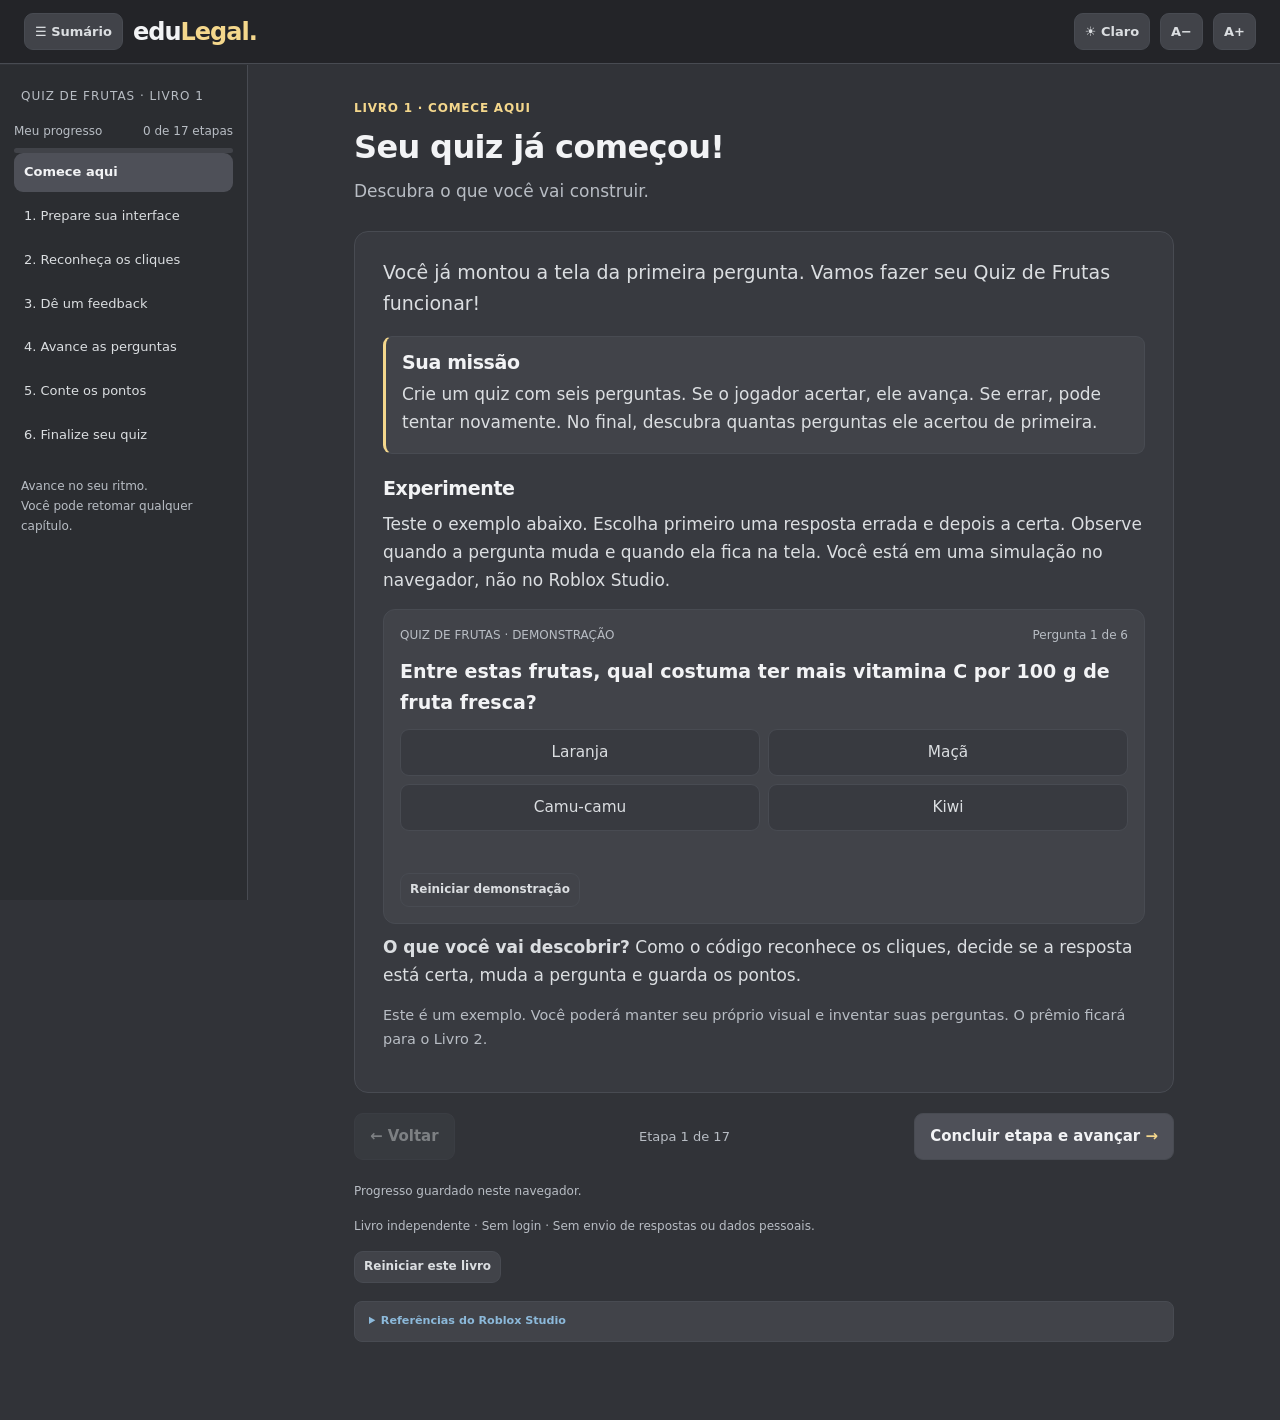
<file: livros/quiz-frutas-1.html>
<!doctype html><html lang="pt-BR" data-theme="dark"><head><meta charset="utf-8"><meta name="viewport" content="width=device-width, initial-scale=1"><meta name="robots" content="noindex,nofollow"><meta name="referrer" content="no-referrer"><title>Quiz de Frutas · Livro 1 · EduLegal</title><style>:root{color-scheme:dark;--bg:#313338;--side:#2b2d31;--head:#232428;--card:#383a40;--raised:#414349;--select:#4e5058;--line:#484b52;--title:#f2f3f5;--text:#dbdee1;--muted:#b8bdc4;--gold:#f4d78c;--blue:#8cb9da;--green:#83b89c;--error:#efaca5;--code:#232428;--focus:#f4d78c;--scale:1}
:root[data-theme="light"]{color-scheme:light;--bg:#fbf8ef;--side:#f0eee6;--head:#fffdf8;--card:#fffdf8;--raised:#f1efe7;--select:#e5e3dd;--line:#d8d7ce;--title:#253832;--text:#253832;--muted:#52645b;--gold:#89651b;--blue:#286b98;--green:#21765e;--error:#a6362a;--code:#232428;--focus:#286b98}
*{box-sizing:border-box}html{scroll-behavior:auto}body{margin:0;background:var(--bg);color:var(--text);font-family:Inter,system-ui,-apple-system,BlinkMacSystemFont,"Segoe UI",sans-serif;font-size:calc(17px * var(--scale));line-height:1.65}button,input,select{font:inherit}button{cursor:pointer;color:var(--text);background:var(--raised);border:1px solid var(--line);border-radius:9px;padding:10px 15px;font-weight:600}button:hover:not(:disabled){background:var(--select)}button:focus-visible,summary:focus-visible,a:focus-visible,input:focus-visible,select:focus-visible{outline:3px solid var(--focus);outline-offset:3px}button:disabled{opacity:.45;cursor:default}a{color:var(--blue)}button.primary{background:var(--select);border-color:var(--line);color:var(--title)}button.primary::after{content:"  →";color:var(--gold)}header{background:var(--head);border-bottom:1px solid var(--line);display:flex;align-items:center;justify-content:space-between;gap:12px;padding:13px 24px;position:sticky;top:0;z-index:3}.brand{font-size:24px;line-height:1.1;font-weight:800;letter-spacing:-1px;color:var(--title);white-space:nowrap}.brand span{color:var(--gold)}.head-left,.tools{display:flex;gap:10px;align-items:center;flex-wrap:wrap}.tools button,#menuToggle{font-size:13px;padding:7px 10px}.layout{display:grid;grid-template-columns:248px minmax(0,1fr);min-height:calc(100vh - 65px)}aside{background:var(--side);border-right:1px solid var(--line);padding:22px 14px;position:sticky;top:65px;height:calc(100vh - 65px);overflow:auto}body.closed .layout{grid-template-columns:1fr}body.closed aside{display:none}aside .small{font-size:12px;letter-spacing:.08em;text-transform:uppercase;color:var(--muted);margin:0 7px 15px}.nav{display:grid;gap:5px}.nav button{border:0;background:transparent;font-size:13px;text-align:left;line-height:1.45;padding:10px;color:var(--text);font-weight:500;display:flex;align-items:center;gap:7px}.nav button.active{background:var(--select);color:var(--title);font-weight:700}.nav button .mark{margin-left:auto;color:var(--green)}.nav button:hover{background:var(--raised)}.sidefoot{font-size:12px;color:var(--muted);margin:22px 7px}.progress-track{height:5px;background:var(--raised);border-radius:8px;overflow:hidden}.progress-fill{height:100%;width:0;background:var(--gold);border-radius:8px;transition:width .15s}.progress-info{font-size:12px;color:var(--muted);display:flex;justify-content:space-between;margin-bottom:6px}main{padding:35px 30px 60px;min-width:0}.pagewrap{max-width:820px;margin:0 auto}.eyebrow{color:var(--gold);font-size:12px;font-weight:700;letter-spacing:.065em;text-transform:uppercase;margin-bottom:8px}h1,h2,h3{color:var(--title);line-height:1.3;margin:0;letter-spacing:-.02em}h1{font-size:calc(32px * var(--scale));font-weight:750}h3{font-size:calc(19px * var(--scale));margin:22px 0 7px}p{margin:9px 0 15px}.subtitle{color:var(--muted);margin:8px 0 26px}.content{background:var(--card);border:1px solid var(--line);border-radius:14px;padding:25px 28px}.content>:first-child{margin-top:0}.lead{font-size:calc(19px * var(--scale))}.goal,.test,.placement{background:var(--raised);border:1px solid var(--line);border-left:3px solid var(--gold);border-radius:9px;padding:13px 16px;margin:16px 0}.goal h3,.test h3{margin:0 0 6px;color:var(--title)}.goal p,.test p,.placement p{margin:4px 0}.test{border-left-color:var(--blue)}.placement{border-left-color:var(--blue);font-size:.95em}.muted{color:var(--muted);font-size:.85em}.tree,.index-demo{background:var(--raised);border:1px solid var(--line);border-radius:9px;padding:14px 16px;font:500 .9em/1.9 ui-monospace,Consolas,monospace;overflow-x:auto}.tree small{font:400 11px/1.5 system-ui;color:var(--muted);margin-left:5px}.d1{padding-left:15px}.d2{padding-left:30px}.d3{padding-left:45px;white-space:nowrap}.blue{color:var(--blue)}.gold{color:var(--gold)}.green{color:var(--green)}.plain{font-family:inherit}.index-demo{display:grid;grid-template-columns:repeat(4,minmax(0,1fr));gap:8px;padding:8px}.index-demo div{text-align:center;border:1px solid var(--line);padding:9px 2px;border-radius:7px;font-size:13px}.index-demo small{display:block;color:var(--muted);font-family:inherit}.mock{background:#e63430;border-radius:8px;padding:14px;display:grid;gap:16px;min-height:150px;color:#171717}.mock-q,.mock-answers span,.mock-feedback{background:#fffdf8;padding:8px;border-radius:4px;text-align:center}.mock-q{font-weight:600;max-width:100%}.mock-answers{display:grid;grid-template-columns:repeat(4,minmax(0,1fr));gap:8px}.mock-answers span{font-size:13px;overflow-wrap:anywhere}.mock-feedback{justify-self:center;font-weight:700;color:#176745}.mock-feedback:empty{display:none}ol{padding-left:24px;margin:8px 0 18px}li{padding-left:2px;margin:9px 0}code{font-family:ui-monospace,Consolas,monospace;font-size:.88em;overflow-wrap:anywhere}p code,li code{color:var(--blue);background:var(--raised);padding:2px 4px;border-radius:4px}pre{background:var(--code);color:#e6edf3;border:1px solid #474b51;border-radius:9px;padding:17px 16px;overflow:auto;line-height:1.65;tab-size:4;white-space:pre;margin:13px 0 17px}pre code{font-size:calc(13.5px * var(--scale));overflow-wrap:normal}details{margin:18px 0;background:var(--raised);border:1px solid var(--line);border-radius:8px;padding:10px 14px}summary{cursor:pointer;color:var(--blue);font-weight:600;font-size:.93em}details.hint summary{color:var(--gold)}details p{margin-bottom:5px}.check{border-top:1px solid var(--line);margin-top:24px;padding-top:3px}.choices{display:grid;gap:7px}.choices button{text-align:left;font-weight:500;font-size:.94em}.choices button.chosen{border:2px solid var(--blue);padding:9px 14px}.choices button.correct{border-color:var(--green);color:var(--green)}.choices button.wrong{border-color:var(--error);color:var(--error)}.feedback{margin:8px 0 0;min-height:0;font-size:.92em}.feedback.good{color:var(--green)}.feedback.try{color:var(--gold)}.bottomnav{display:flex;gap:10px;align-items:center;justify-content:space-between;margin-top:20px;flex-wrap:wrap}.bottomnav button{font-size:.88em}.stepcount{font-size:13px;color:var(--muted)}.demo{border:1px solid var(--line);background:var(--raised);padding:16px;border-radius:12px}.demo-top{display:flex;justify-content:space-between;align-items:center;gap:10px;color:var(--muted);font-size:12px}.demo-question{font-size:1.12em;font-weight:700;color:var(--title);margin:10px 0}.demo-options{display:grid;grid-template-columns:1fr 1fr;gap:8px}.demo-options button{background:var(--card);font-weight:500;min-height:44px;font-size:.9em}.demo-options button:disabled{opacity:.7}.demo-msg{min-height:1.6em;margin-top:9px;font-weight:600}.demo-reset{font-size:12px;padding:6px 9px;margin-top:6px}.demo-score{font-size:2.1em;font-weight:750;color:var(--gold);line-height:1.4}#builder{display:grid;gap:8px}#builder label{font-weight:600;font-size:.9em}.builder-options{display:grid;grid-template-columns:1fr 1fr;gap:8px}#builder input,#builder select{display:block;width:100%;border:1px solid var(--line);border-radius:8px;background:var(--bg);color:var(--text);padding:9px;margin:4px 0 8px;font-size:.95em;min-width:0}#builder button{justify-self:start}.testlist{display:grid;gap:8px;margin:15px 0}.testlist label{display:flex;align-items:flex-start;gap:10px;background:var(--raised);border:1px solid var(--line);padding:10px;border-radius:8px;font-size:.94em;cursor:pointer}.testlist input{margin:7px 0 0;accent-color:var(--green);width:17px;height:17px;flex:none}.testlist label:has(input:checked){border-color:var(--green)}.footnote{color:var(--muted);font-size:12px;margin:22px 0 0}.footnote button{font-size:12px;padding:5px 9px}.sr{position:absolute;width:1px;height:1px;overflow:hidden;clip-path:inset(50%)}[hidden]{display:none!important}@media(max-width:760px){header{padding:10px 12px;position:relative}.brand{font-size:21px}.head-left{gap:6px}.tools{gap:4px}.tools button,#menuToggle{font-size:12px;padding:6px 8px}.layout{grid-template-columns:1fr}aside{position:static;height:auto;border-right:0;border-bottom:1px solid var(--line);padding:12px}.nav{grid-template-columns:1fr 1fr}.sidefoot{margin:10px 6px}.pagewrap{max-width:100%}main{padding:23px 13px 35px}.content{padding:18px 15px}h1{font-size:calc(26px * var(--scale))}.mock-answers{grid-template-columns:1fr 1fr}.index-demo{grid-template-columns:1fr 1fr}.d3{padding-left:30px}.bottomnav{gap:8px}.stepcount{width:100%;order:-1;text-align:center}.progress-info{font-size:11px}.tools .font-label{display:none}}@media(max-width:390px){.tools button{padding:5px 6px}.brand{font-size:19px}.nav{grid-template-columns:1fr}.builder-options{grid-template-columns:1fr}.content{padding:15px 12px}.demo-options{grid-template-columns:1fr 1fr}}@media(prefers-reduced-motion:reduce){*{transition:none!important}}
/* Hierarquia do Explorer: o recuo é contado a partir da mesma coluna de ícones, inclusive no celular. */
.explorer-tree .tree-node{display:flex;align-items:center;gap:6px;white-space:nowrap;min-width:max-content;line-height:1.9}
.explorer-tree .tree-level-0{padding-left:0}.explorer-tree .tree-level-1{padding-left:22px}.explorer-tree .tree-level-2{padding-left:44px}.explorer-tree .tree-level-3{padding-left:66px}
.explorer-tree .tree-toggle{display:inline-block;flex:0 0 12px;text-align:center;color:var(--muted)}.explorer-tree .tree-icon{display:inline-block;flex:0 0 16px;text-align:center}.explorer-tree .tree-label{display:inline-block}.explorer-tree .tree-label small{color:var(--muted);font-size:.8em}
@media(max-width:390px){.explorer-tree .tree-level-1{padding-left:18px}.explorer-tree .tree-level-2{padding-left:36px}.explorer-tree .tree-level-3{padding-left:54px}}

/* Apoio pedagógico discreto; mantém as duas paletas originais. */
.content ul{padding-left:24px;margin:8px 0 16px}.content ul li{margin:6px 0}.prediction{margin:16px 0;padding:10px 14px;border-left:3px solid var(--gold);background:var(--raised);border-radius:7px;font-size:.94em}.prediction b{color:var(--gold)}.prediction p{margin:4px 0}.content details details{margin:12px 0 4px}.content .prediction+ h3{margin-top:20px}

/* Perguntas de abertura: convite à curiosidade, sem campo de resposta ou bloqueio. */
.need-question{font-size:calc(21px * var(--scale));font-weight:650;line-height:1.4;letter-spacing:-.015em;color:var(--gold);margin:0 0 22px;max-width:680px}.need-question+h3{margin-top:0}@media(max-width:760px){.need-question{font-size:calc(19px * var(--scale));margin-bottom:18px}}
</style></head><body><header><div class="head-left"><button id="menuToggle" type="button" aria-controls="sidebar" aria-expanded="true" aria-label="Mostrar ou ocultar sumário">☰ Sumário</button><div class="brand">edu<span>Legal.</span></div></div><div class="tools"><button type="button" id="themeBtn">☀ Claro</button><button type="button" id="fontDown" aria-label="Diminuir tamanho do texto">A−</button><button type="button" id="fontUp" aria-label="Aumentar tamanho do texto">A+</button></div></header><a id="skipContent" href="#pageTitle" class="sr">Ir para o conteúdo</a><div class="layout"><aside id="sidebar" aria-label="Sumário"><p class="small">Quiz de Frutas · Livro 1</p><div class="progress-info"><span>Meu progresso</span><span id="progressText"></span></div><div id="bookProgress" role="progressbar" aria-label="Etapas concluídas" aria-valuemin="0" aria-valuemax="17" class="progress-track"><div class="progress-fill" id="progressFill"></div></div><nav id="chapters" class="nav" aria-label="Capítulos"></nav><div class="sidefoot">Avance no seu ritmo.<br>Você pode retomar qualquer capítulo.</div></aside><main><div class="pagewrap"><div class="eyebrow" id="chapterLabel"></div><h1 id="pageTitle" tabindex="-1">Seu quiz já começou!</h1><p id="pageDesc" class="subtitle"></p><article class="content" id="content"></article><nav class="bottomnav" aria-label="Etapas"><button type="button" id="prev">← Voltar</button><span class="stepcount" id="stepCount"></span><button type="button" id="next" class="primary">Concluir etapa e avançar</button></nav><footer class="footnote"><p id="saveState"></p><p>Livro independente · Sem login · Sem envio de respostas ou dados pessoais.</p><button type="button" id="resetBook">Reiniciar este livro</button><details><summary>Referências do Roblox Studio</summary><p><a href="https://create.roblox.com/docs/pt-br/ui/buttons" target="_blank" rel="noopener noreferrer">Botões de texto e imagem</a><br><a href="https://create.roblox.com/docs/pt-br/ui/on-screen-containers" target="_blank" rel="noopener noreferrer">Contêineres de UI na tela</a><br><a href="https://create.roblox.com/docs/reference/engine/classes/GuiButton#Activated" target="_blank" rel="noopener noreferrer">Evento Activated</a></p></details></footer></div></main></div><noscript><p>Este livro precisa de JavaScript para funcionar.</p></noscript><script>
"use strict";
const pages=[{"c":0,"t":"Seu quiz já começou!","d":"Descubra o que você vai construir.","body":"\u003cp class=\"lead\">Você já montou a tela da primeira pergunta. Vamos fazer seu Quiz de Frutas funcionar!\u003c/p>\u003cdiv class=\"goal\">\u003ch3>Sua missão\u003c/h3>\u003cp>Crie um quiz com seis perguntas. Se o jogador acertar, ele avança. Se errar, pode tentar novamente. No final, descubra quantas perguntas ele acertou de primeira.\u003c/p>\u003c/div>\u003ch3>Experimente\u003c/h3>\u003cp>Teste o exemplo abaixo. Escolha primeiro uma resposta errada e depois a certa. Observe quando a pergunta muda e quando ela fica na tela. Você está em uma simulação no navegador, não no Roblox Studio.\u003c/p>\u003cdiv id=\"demo\">\u003c/div>\u003cp>\u003cb>O que você vai descobrir?\u003c/b> Como o código reconhece os cliques, decide se a resposta está certa, muda a pergunta e guarda os pontos.\u003c/p>\u003cp class=\"muted\">Este é um exemplo. Você poderá manter seu próprio visual e inventar suas perguntas. O prêmio ficará para o Livro 2.\u003c/p>"},{"c":1,"t":"Organize sua interface","d":"Vamos aproveitar o que você já criou.","body":"\u003ch2 class=\"need-question\">Será que as TextLabels que você criou podem funcionar como botões?\u003c/h2>\u003ch3>Entenda\u003c/h3>\u003cp>Seu \u003cb>QuizFrutas\u003c/b> já tem um Frame vermelho, uma pergunta e quatro alternativas. Vamos preservar o seu trabalho e preparar a tela para receber o código.\u003c/p>\u003cp>Imagine o jogador clicando em Laranja. Será que esse objeto foi feito para funcionar como um botão?\u003c/p>\u003cp>A \u003ccode>TextLabel\u003c/code> é feita para exibir texto. Já o \u003ccode>TextButton\u003c/code> também é feito para o jogador clicar ou tocar. Embora os dois possam ter uma aparência parecida, eles têm funções diferentes.\u003c/p>\u003cp>Como a pergunta só precisa ser lida, vamos manter sua TextLabel. Para as quatro alternativas, que o jogador precisa escolher, vamos utilizar TextButtons.\u003c/p>\u003cp>O código encontrará cada objeto pelo \u003cb>Name\u003c/b>, seu nome no Explorador. A propriedade \u003cb>Text\u003c/b> é diferente: ela guarda o texto que aparece para o jogador. Por exemplo, a TextLabel da pergunta terá o Name \u003ccode>Pergunta\u003c/code>, mas seu Text continuará sendo a frase da pergunta.\u003c/p>\u003cdiv class=\"mock\">\u003cdiv class=\"mock-q\">Qual fruta tem mais vitamina C?\u003c/div>\u003cdiv class=\"mock-answers\">\u003cspan>Laranja\u003c/span>\u003cspan>Maçã\u003c/span>\u003cspan>Camu-camu\u003c/span>\u003cspan>Kiwi\u003c/span>\u003c/div>\u003c/div>\u003cp class=\"muted\">Desenho simplificado da interface que você já montou.\u003c/p>\u003ch3>Experimente\u003c/h3>\u003col>\u003cli>Se estiver em um teste, clique em \u003cb>Parar\u003c/b> (Stop).\u003c/li>\u003cli>No \u003cb>Explorador\u003c/b> (Explorer), encontre \u003ccode>QuizFrutas\u003c/code>. Ele deve ser um ScreenGui em \u003ccode>StarterGui\u003c/code>. Se estiver em outro lugar, peça ajuda ao professor antes de movê-lo.\u003c/li>\u003cli>Expanda o Frame. Encontre a TextLabel que contém a pergunta. Se estiver fora do Frame, arraste-a para dentro dele no Explorador. Confira a posição visual da pergunta na tela; pode ser necessário ajustar Position, pois o novo objeto pai mudou.\u003c/li>\u003cli>Selecione a TextLabel da pergunta. Pressione F2 ou altere a propriedade \u003cb>Name\u003c/b> para \u003ccode>Pergunta\u003c/code>. Não mude o Text nesta etapa.\u003c/li>\u003c/ol>\u003ch3>Observe\u003c/h3>\u003cp>Ao renomear a TextLabel no Explorador, o texto que o jogador lê deve continuar igual.\u003c/p>\u003cdiv class=\"check\" data-correct=\"0\">\u003ch3>Confira\u003c/h3>\u003cp>Qual objeto deve continuar sendo TextLabel?\u003c/p>\u003cdiv class=\"choices\">\u003cbutton type=\"button\" data-answer=\"0\">O texto da pergunta\u003c/button>\u003cbutton type=\"button\" data-answer=\"1\">As alternativas clicáveis\u003c/button>\u003c/div>\u003cp class=\"feedback\" role=\"status\">\u003c/p>\u003ctemplate>A pergunta só precisa mostrar texto. As alternativas precisam receber cliques.\u003c/template>\u003c/div>\u003cdetails class=\"hint\">\u003csummary>Uma dica, se precisar\u003c/summary>\u003cdiv>\u003cb>Name\u003c/b> é o nome no Explorador. \u003cb>Text\u003c/b> é o texto que o jogador lê. Mudar o Name não altera o Text.\u003c/div>\u003c/details>"},{"c":1,"t":"Crie botões para as respostas","d":"Transforme as quatro alternativas em TextButtons.","body":"\u003ch3>Entenda\u003c/h3>\u003cp>Precisamos saber qual alternativa o jogador escolheu. Para isso, os quatro objetos que exibem as respostas também precisam aceitar cliques: serão TextButtons.\u003c/p>\u003cp>Cada botão terá um nome que identifica sua posição. Por exemplo, \u003ccode>Resposta1\u003c/code> será o Name do primeiro botão, e Laranja será seu Text. Na segunda pergunta, o código poderá trocar o Text sem mudar o Name.\u003c/p>\u003ch3>Experimente\u003c/h3>\u003cp>Crie um botão de cada vez para preservar sua organização visual.\u003c/p>\u003col>\u003cli>Selecione \u003cb>Frame\u003c/b> e clique no símbolo \u003cb>+\u003c/b> do Explorador. Procure \u003ccode>TextButton\u003c/code>.\u003c/li>\u003cli>Mude o Name do novo botão para \u003ccode>Resposta1\u003c/code>. Na propriedade Text, escreva \u003cb>Laranja\u003c/b>.\u003c/li>\u003cli>Posicione o botão onde estava a alternativa antiga. Ajuste \u003cb>Position\u003c/b>, \u003cb>Size\u003c/b>, \u003cb>TextSize\u003c/b> e as cores. Quando estiver pronto, apague somente a antiga TextLabel da Laranja.\u003c/li>\u003cli>Repita para \u003ccode>Resposta2\u003c/code> (Maçã), \u003ccode>Resposta3\u003c/code> (Camu-camu) e \u003ccode>Resposta4\u003c/code> (Kiwi). Se o texto não couber, ajuste Size ou TextSize; TextWrapped permite quebrar a linha.\u003c/li>\u003c/ol>\u003ch3>Observe\u003c/h3>\u003cdiv class=\"tree explorer-tree\" aria-label=\"Diagrama do Explorador do Roblox Studio\">\u003cdiv class=\"tree-node tree-level-0\">\u003cspan class=\"tree-toggle\" aria-hidden=\"true\">▾\u003c/span>\u003cspan class=\"tree-icon gold\" aria-hidden=\"true\">□\u003c/span>\u003cspan class=\"tree-label\">Frame\u003c/span>\u003c/div>\u003cdiv class=\"tree-node tree-level-1\">\u003cspan class=\"tree-toggle\" aria-hidden=\"true\">\u003c/span>\u003cspan class=\"tree-icon blue\" aria-hidden=\"true\">T\u003c/span>\u003cspan class=\"tree-label\">Pergunta \u003csmall>TextLabel\u003c/small>\u003c/span>\u003c/div>\u003cdiv class=\"tree-node tree-level-1\">\u003cspan class=\"tree-toggle\" aria-hidden=\"true\">\u003c/span>\u003cspan class=\"tree-icon green\" aria-hidden=\"true\">▣\u003c/span>\u003cspan class=\"tree-label\">Resposta1 \u003csmall>TextButton\u003c/small>\u003c/span>\u003c/div>\u003cdiv class=\"tree-node tree-level-1\">\u003cspan class=\"tree-toggle\" aria-hidden=\"true\">\u003c/span>\u003cspan class=\"tree-icon green\" aria-hidden=\"true\">▣\u003c/span>\u003cspan class=\"tree-label\">Resposta2 \u003csmall>TextButton\u003c/small>\u003c/span>\u003c/div>\u003cdiv class=\"tree-node tree-level-1\">\u003cspan class=\"tree-toggle\" aria-hidden=\"true\">\u003c/span>\u003cspan class=\"tree-icon green\" aria-hidden=\"true\">▣\u003c/span>\u003cspan class=\"tree-label\">Resposta3 \u003csmall>TextButton\u003c/small>\u003c/span>\u003c/div>\u003cdiv class=\"tree-node tree-level-1\">\u003cspan class=\"tree-toggle\" aria-hidden=\"true\">\u003c/span>\u003cspan class=\"tree-icon green\" aria-hidden=\"true\">▣\u003c/span>\u003cspan class=\"tree-label\">Resposta4 \u003csmall>TextButton\u003c/small>\u003c/span>\u003c/div>\u003c/div>\u003cp class=\"muted\">Observe o recuo: Pergunta e os quatro botões estão um nível à direita do Frame. Isso indica que são filhos diretos do Frame.\u003c/p>\u003cdetails class=\"hint\">\u003csummary>Uma dica, se precisar\u003c/summary>\u003cdiv>Não basta renomear uma TextLabel para TextButton. O novo objeto precisa ser da classe TextButton. Os quatro botões devem ficar dentro de Frame.\u003c/div>\u003c/details>\u003cdiv class=\"test\">\u003ch3>Teste no Roblox Studio\u003c/h3>\u003cp>Em Play (Jogar), confira se as quatro alternativas aparecem. Se algum botão estiver coberto pela antiga TextLabel, pare e confira a organização. Por enquanto, nenhum botão tem código. Pare antes de continuar.\u003c/p>\u003c/div>"},{"c":1,"t":"Prepare as mensagens","d":"Onde o jogador verá se acertou ou errou?","body":"\u003ch3>Entenda\u003c/h3>\u003cp>Quando o jogador clicar em uma alternativa, queremos mostrar “Certo!” ou “Tente novamente!”. Precisamos de um lugar na interface para mostrar esses textos.\u003c/p>\u003cp>Uma TextLabel chamada \u003ccode>Mensagem\u003c/code> será usada para o feedback e, no final, para a pontuação. Em vez de criar várias GUIs, vamos mudar sua propriedade Text por código. Ela começa vazia, e \u003cb>Visible\u003c/b> fica ativado para que o texto apareça quando for preenchido.\u003c/p>\u003ch3>Experimente\u003c/h3>\u003col>\u003cli>Adicione uma \u003ccode>TextLabel\u003c/code> dentro do Frame. Renomeie-a para \u003ccode>Mensagem\u003c/code>.\u003c/li>\u003cli>Posicione-a em uma região livre. Dê espaço para que uma frase de resultado caiba. Deixe \u003cb>Text\u003c/b> vazio, \u003cb>Visible\u003c/b> ativado e \u003cb>TextWrapped\u003c/b> ativado. Se quiser que ela fique invisível enquanto o texto estiver vazio, use BackgroundTransparency = 1.\u003c/li>\u003cli>Na TextLabel \u003ccode>Pergunta\u003c/code>, ative também TextWrapped. Se necessário, aumente seu tamanho para perguntas mais longas.\u003c/li>\u003c/ol>\u003ch3>Observe\u003c/h3>\u003cdiv class=\"mock\">\u003cdiv class=\"mock-q\">Qual fruta tem mais vitamina C?\u003c/div>\u003cdiv class=\"mock-answers\">\u003cspan>Laranja\u003c/span>\u003cspan>Maçã\u003c/span>\u003cspan>Camu-camu\u003c/span>\u003cspan>Kiwi\u003c/span>\u003c/div>\u003cdiv class=\"mock-feedback\">Certo!\u003c/div>\u003c/div>\u003cp class=\"muted\">Exemplo de onde a mensagem poderá aparecer. Sua tela não precisa ficar igual. Por enquanto, a Mensagem ficará vazia; ainda vamos programá-la.\u003c/p>\u003cdiv class=\"tree explorer-tree\" aria-label=\"Diagrama do Explorador do Roblox Studio\">\u003cdiv class=\"tree-node tree-level-0\">\u003cspan class=\"tree-toggle\" aria-hidden=\"true\">▾\u003c/span>\u003cspan class=\"tree-icon blue\" aria-hidden=\"true\">▣\u003c/span>\u003cspan class=\"tree-label\">StarterGui\u003c/span>\u003c/div>\u003cdiv class=\"tree-node tree-level-1\">\u003cspan class=\"tree-toggle\" aria-hidden=\"true\">▾\u003c/span>\u003cspan class=\"tree-icon blue\" aria-hidden=\"true\">▣\u003c/span>\u003cspan class=\"tree-label\">QuizFrutas \u003csmall>ScreenGui\u003c/small>\u003c/span>\u003c/div>\u003cdiv class=\"tree-node tree-level-2\">\u003cspan class=\"tree-toggle\" aria-hidden=\"true\">▾\u003c/span>\u003cspan class=\"tree-icon gold\" aria-hidden=\"true\">□\u003c/span>\u003cspan class=\"tree-label\">Frame\u003c/span>\u003c/div>\u003cdiv class=\"tree-node tree-level-3\">\u003cspan class=\"tree-toggle\" aria-hidden=\"true\">\u003c/span>\u003cspan class=\"tree-icon blue\" aria-hidden=\"true\">T\u003c/span>\u003cspan class=\"tree-label\">Pergunta \u003csmall>TextLabel\u003c/small>\u003c/span>\u003c/div>\u003cdiv class=\"tree-node tree-level-3\">\u003cspan class=\"tree-toggle\" aria-hidden=\"true\">\u003c/span>\u003cspan class=\"tree-icon green\" aria-hidden=\"true\">▣\u003c/span>\u003cspan class=\"tree-label\">Resposta1 \u003csmall>TextButton\u003c/small>\u003c/span>\u003c/div>\u003cdiv class=\"tree-node tree-level-3\">\u003cspan class=\"tree-toggle\" aria-hidden=\"true\">\u003c/span>\u003cspan class=\"tree-icon green\" aria-hidden=\"true\">▣\u003c/span>\u003cspan class=\"tree-label\">Resposta2 \u003csmall>TextButton\u003c/small>\u003c/span>\u003c/div>\u003cdiv class=\"tree-node tree-level-3\">\u003cspan class=\"tree-toggle\" aria-hidden=\"true\">\u003c/span>\u003cspan class=\"tree-icon green\" aria-hidden=\"true\">▣\u003c/span>\u003cspan class=\"tree-label\">Resposta3 \u003csmall>TextButton\u003c/small>\u003c/span>\u003c/div>\u003cdiv class=\"tree-node tree-level-3\">\u003cspan class=\"tree-toggle\" aria-hidden=\"true\">\u003c/span>\u003cspan class=\"tree-icon green\" aria-hidden=\"true\">▣\u003c/span>\u003cspan class=\"tree-label\">Resposta4 \u003csmall>TextButton\u003c/small>\u003c/span>\u003c/div>\u003cdiv class=\"tree-node tree-level-3\">\u003cspan class=\"tree-toggle\" aria-hidden=\"true\">\u003c/span>\u003cspan class=\"tree-icon blue\" aria-hidden=\"true\">T\u003c/span>\u003cspan class=\"tree-label\">Mensagem \u003csmall>TextLabel\u003c/small>\u003c/span>\u003c/div>\u003c/div>\u003cp class=\"muted\">Observe o recuo: Pergunta, Resposta1 a Resposta4 e Mensagem estão um nível à direita do Frame. Isso indica que são filhos diretos do Frame.\u003c/p>\u003cdiv class=\"check\" data-correct=\"0\">\u003ch3>Confira\u003c/h3>\u003cp>Onde deve estar Mensagem?\u003c/p>\u003cdiv class=\"choices\">\u003cbutton type=\"button\" data-answer=\"0\">Dentro de Frame, junto dos botões\u003c/button>\u003cbutton type=\"button\" data-answer=\"1\">Fora do QuizFrutas\u003c/button>\u003c/div>\u003cp class=\"feedback\" role=\"status\">\u003c/p>\u003ctemplate>O código buscará Mensagem dentro do Frame.\u003c/template>\u003c/div>\u003cdetails class=\"hint\">\u003csummary>Uma dica, se precisar\u003c/summary>\u003cdiv>Se a tela não aparecer durante o teste, confira se QuizFrutas está Enabled e Frame está Visible. Se outro script do seu jogo controla quando o quiz abre, combine com seu professor como abri-lo sem alterar esse script.\u003c/div>\u003c/details>"},{"c":2,"t":"Encontre os objetos com código","d":"Seu LocalScript vai conversar com a interface.","body":"\u003ch2 class=\"need-question\">Como nosso código encontrará os objetos da interface?\u003c/h2>\u003ch3>Entenda\u003c/h3>\u003cp>Você já criou a pergunta, os botões e o espaço para as mensagens. Agora vamos fazer o código interagir com esses objetos. O \u003ccode>LocalScript\u003c/code> roda no cliente de cada jogador, por isso vamos utilizá-lo para controlar a tela do quiz.\u003c/p>\u003cp>Uma \u003cb>variável\u003c/b> é um nome que usamos para guardar um valor. Aqui, guardaremos referências aos objetos para poder acessá-los mais tarde. Usamos \u003ccode>local\u003c/code> para declarar essas variáveis, que ficam disponíveis a partir da declaração, no bloco em que foram criadas.\u003c/p>\u003cp>O LocalScript ficará dentro do Frame. Assim, \u003ccode>script.Parent\u003c/code> indica o Frame. Vamos guardar essa referência na variável \u003ccode>frame\u003c/code>.\u003c/p>\u003cp>A partir do Frame, podemos procurar seus filhos pelo Name. Por exemplo, \u003ccode>frame:WaitForChild(&quot;Pergunta&quot;)\u003c/code> espera encontrar a TextLabel Pergunta. Guardaremos as referências em \u003ccode>pergunta\u003c/code> e \u003ccode>mensagem\u003c/code>.\u003c/p>\u003ch3>Experimente\u003c/h3>\u003col>\u003cli>Com o jogo parado, clique no \u003cb>+\u003c/b> de Frame e adicione um \u003ccode>LocalScript\u003c/code>.\u003c/li>\u003cli>Abra o novo LocalScript. Apague somente o código padrão dele.\u003c/li>\u003cli>Agora escreva estas três linhas, uma de cada vez:\u003c/li>\u003c/ol>\u003cpre tabindex=\"0\" aria-label=\"Trecho de código Luau\">\u003ccode>local frame = script.Parent\nlocal pergunta = frame:WaitForChild(&quot;Pergunta&quot;)\nlocal mensagem = frame:WaitForChild(&quot;Mensagem&quot;)\u003c/code>\u003c/pre>\u003ch3>Observe\u003c/h3>\u003cp>Criamos três variáveis para acessar a interface. Ainda não há nenhuma mudança visível: não programamos as propriedades ou os cliques.\u003c/p>\u003cp>Confira a posição dos objetos e do LocalScript:\u003c/p>\u003cdiv class=\"tree explorer-tree\" aria-label=\"Diagrama do Explorador do Roblox Studio\">\u003cdiv class=\"tree-node tree-level-0\">\u003cspan class=\"tree-toggle\" aria-hidden=\"true\">▾\u003c/span>\u003cspan class=\"tree-icon blue\" aria-hidden=\"true\">▣\u003c/span>\u003cspan class=\"tree-label\">StarterGui\u003c/span>\u003c/div>\u003cdiv class=\"tree-node tree-level-1\">\u003cspan class=\"tree-toggle\" aria-hidden=\"true\">▾\u003c/span>\u003cspan class=\"tree-icon blue\" aria-hidden=\"true\">▣\u003c/span>\u003cspan class=\"tree-label\">QuizFrutas \u003csmall>ScreenGui\u003c/small>\u003c/span>\u003c/div>\u003cdiv class=\"tree-node tree-level-2\">\u003cspan class=\"tree-toggle\" aria-hidden=\"true\">▾\u003c/span>\u003cspan class=\"tree-icon gold\" aria-hidden=\"true\">□\u003c/span>\u003cspan class=\"tree-label\">Frame\u003c/span>\u003c/div>\u003cdiv class=\"tree-node tree-level-3\">\u003cspan class=\"tree-toggle\" aria-hidden=\"true\">\u003c/span>\u003cspan class=\"tree-icon blue\" aria-hidden=\"true\">T\u003c/span>\u003cspan class=\"tree-label\">Pergunta \u003csmall>TextLabel\u003c/small>\u003c/span>\u003c/div>\u003cdiv class=\"tree-node tree-level-3\">\u003cspan class=\"tree-toggle\" aria-hidden=\"true\">\u003c/span>\u003cspan class=\"tree-icon green\" aria-hidden=\"true\">▣\u003c/span>\u003cspan class=\"tree-label\">Resposta1 \u003csmall>TextButton\u003c/small>\u003c/span>\u003c/div>\u003cdiv class=\"tree-node tree-level-3\">\u003cspan class=\"tree-toggle\" aria-hidden=\"true\">\u003c/span>\u003cspan class=\"tree-icon green\" aria-hidden=\"true\">▣\u003c/span>\u003cspan class=\"tree-label\">Resposta2 \u003csmall>TextButton\u003c/small>\u003c/span>\u003c/div>\u003cdiv class=\"tree-node tree-level-3\">\u003cspan class=\"tree-toggle\" aria-hidden=\"true\">\u003c/span>\u003cspan class=\"tree-icon green\" aria-hidden=\"true\">▣\u003c/span>\u003cspan class=\"tree-label\">Resposta3 \u003csmall>TextButton\u003c/small>\u003c/span>\u003c/div>\u003cdiv class=\"tree-node tree-level-3\">\u003cspan class=\"tree-toggle\" aria-hidden=\"true\">\u003c/span>\u003cspan class=\"tree-icon green\" aria-hidden=\"true\">▣\u003c/span>\u003cspan class=\"tree-label\">Resposta4 \u003csmall>TextButton\u003c/small>\u003c/span>\u003c/div>\u003cdiv class=\"tree-node tree-level-3\">\u003cspan class=\"tree-toggle\" aria-hidden=\"true\">\u003c/span>\u003cspan class=\"tree-icon blue\" aria-hidden=\"true\">T\u003c/span>\u003cspan class=\"tree-label\">Mensagem \u003csmall>TextLabel\u003c/small>\u003c/span>\u003c/div>\u003cdiv class=\"tree-node tree-level-3\">\u003cspan class=\"tree-toggle\" aria-hidden=\"true\">\u003c/span>\u003cspan class=\"tree-icon gold\" aria-hidden=\"true\">▤\u003c/span>\u003cspan class=\"tree-label\">LocalScript\u003c/span>\u003c/div>\u003c/div>\u003cp class=\"muted\">Observe o recuo: Pergunta, Resposta1 a Resposta4, Mensagem e LocalScript estão um nível à direita do Frame. Isso indica que são filhos diretos do Frame.\u003c/p>\u003cdiv class=\"check\" data-correct=\"0\">\u003ch3>Confira\u003c/h3>\u003cp>O que script.Parent representa aqui?\u003c/p>\u003cdiv class=\"choices\">\u003cbutton type=\"button\" data-answer=\"0\">Frame\u003c/button>\u003cbutton type=\"button\" data-answer=\"1\">Resposta1\u003c/button>\u003c/div>\u003cp class=\"feedback\" role=\"status\">\u003c/p>\u003ctemplate>O LocalScript foi criado dentro de Frame.\u003c/template>\u003c/div>\u003cdetails class=\"hint\">\u003csummary>Uma dica, se precisar\u003c/summary>\u003cdiv>Se a Saída (Output) indicar que um WaitForChild está esperando muito tempo, confira os nomes, as letras maiúsculas e a posição dos objetos no Explorador.\u003c/div>\u003c/details>"},{"c":2,"t":"Reúna os quatro botões","d":"Uma tabela ajuda a organizar o código.","body":"\u003ch2 class=\"need-question\">Será que precisamos de uma variável diferente para cada botão?\u003c/h2>\u003ch3>Entenda\u003c/h3>\u003cp>Já identificamos o Frame, a pergunta e a mensagem. Faltam os quatro botões. Poderíamos criar uma variável para cada um, mas teríamos que repetir várias instruções. Uma \u003cb>tabela\u003c/b> permite reunir os quatro objetos em uma única variável.\u003c/p>\u003cp>Usamos chaves \u003ccode>{ }\u003c/code> para criar a tabela e vírgulas para separar os itens. Em Luau, as posições dessa lista começam em 1.\u003c/p>\u003cdiv class=\"index-demo\">\u003cdiv>\u003csmall>Posição 1\u003c/small>Resposta1\u003c/div>\u003cdiv>\u003csmall>Posição 2\u003c/small>Resposta2\u003c/div>\u003cdiv>\u003csmall>Posição 3\u003c/small>Resposta3\u003c/div>\u003cdiv>\u003csmall>Posição 4\u003c/small>Resposta4\u003c/div>\u003c/div>\u003cp>Por exemplo, \u003ccode>botoes[2]\u003c/code> permite acessar Resposta2. O número entre colchetes é a posição na tabela.\u003c/p>\u003ch3>Experimente\u003c/h3>\u003cp>Logo abaixo das três linhas que você escreveu, ainda no mesmo LocalScript, acrescente:\u003c/p>\u003cpre tabindex=\"0\" aria-label=\"Trecho de código Luau\">\u003ccode>local botoes = {\n    frame:WaitForChild(&quot;Resposta1&quot;),\n    frame:WaitForChild(&quot;Resposta2&quot;),\n    frame:WaitForChild(&quot;Resposta3&quot;),\n    frame:WaitForChild(&quot;Resposta4&quot;)\n}\u003c/code>\u003c/pre>\u003ch3>Observe\u003c/h3>\u003cp>Cada item da tabela usa WaitForChild para encontrar um botão dentro do Frame. O nome \u003ccode>botoes\u003c/code> representa a lista inteira; os colchetes permitem acessar um botão específico.\u003c/p>\u003cdiv class=\"check\" data-correct=\"0\">\u003ch3>Confira\u003c/h3>\u003cp>O que botoes[3] representa?\u003c/p>\u003cdiv class=\"choices\">\u003cbutton type=\"button\" data-answer=\"0\">O botão Resposta3\u003c/button>\u003cbutton type=\"button\" data-answer=\"1\">A terceira pergunta\u003c/button>\u003c/div>\u003cp class=\"feedback\" role=\"status\">\u003c/p>\u003ctemplate>A tabela botoes reúne os quatro objetos TextButton, não as perguntas.\u003c/template>\u003c/div>\u003cdetails class=\"hint\">\u003csummary>Uma dica, se precisar\u003c/summary>\u003cdiv>Confira os quatro nomes no Explorer, na ordem das alternativas. Se o código não encontrar um objeto, compare maiúsculas e minúsculas.\u003c/div>\u003c/details>"},{"c":2,"t":"O jogador clicou!","d":"Conheça o evento Activated.","body":"\u003ch2 class=\"need-question\">Como o código saberá que o jogador clicou em uma resposta?\u003c/h2>\u003ch3>Entenda\u003c/h3>\u003cp>Já conseguimos encontrar os botões. Para reconhecer um clique, precisamos de um \u003cb>evento\u003c/b>: uma informação que o Roblox envia ao código quando alguma coisa acontece.\u003c/p>\u003cp>O evento \u003ccode>Activated\u003c/code> acontece quando um TextButton é ativado, por exemplo, com um clique ou toque. Usamos \u003ccode>:Connect\u003c/code> para conectar o evento a uma \u003cb>função\u003c/b>, um conjunto de instruções que será executado quando o evento acontecer.\u003c/p>\u003cp>Vamos fazer um teste pequeno com o primeiro botão. Usaremos \u003ccode>print\u003c/code>, que escreve uma mensagem na janela Saída (Output), sem alterar a tela do jogo. Assim podemos verificar se o clique chegou ao código.\u003c/p>\u003ch3>Experimente\u003c/h3>\u003cp>Abra a janela \u003cb>Saída\u003c/b> (Output) no Studio. Procure-a no menu Janela/Window ou na aba Script; em versões anteriores, em Exibir/View.\u003c/p>\u003cp>No final do LocalScript, \u003cb>abaixo da tabela botoes\u003c/b>, escreva este pequeno teste:\u003c/p>\u003cpre tabindex=\"0\" aria-label=\"Trecho de código Luau\">\u003ccode>botoes[1].Activated:Connect(function()\n    print(&quot;Cliquei na resposta 1&quot;)\nend)\u003c/code>\u003c/pre>\u003cdiv class=\"prediction\">\u003cb>Antes de testar\u003c/b>\u003cp>Imagine clicar em Maçã (Resposta2). A mensagem deve aparecer no Output? E se você clicar em Laranja (Resposta1)?\u003c/p>\u003c/div>\u003ch3>Observe\u003c/h3>\u003cdiv class=\"test\">\u003ch3>Teste no Roblox Studio\u003c/h3>\u003cp>Abra a Saída (Output). Clique em Jogar (Play) e depois em Laranja. Você deve ler “Cliquei na resposta 1”. Os outros três botões ainda não estão programados. Pare o teste.\u003c/p>\u003c/div>\u003cdiv class=\"check\" data-correct=\"1\">\u003ch3>Confira\u003c/h3>\u003cp>Quando o print aparece?\u003c/p>\u003cdiv class=\"choices\">\u003cbutton type=\"button\" data-answer=\"0\">Assim que o jogo inicia, sem clicar\u003c/button>\u003cbutton type=\"button\" data-answer=\"1\">Quando Resposta1 é ativado\u003c/button>\u003c/div>\u003cp class=\"feedback\" role=\"status\">\u003c/p>\u003ctemplate>O evento espera que o jogador ative o botão.\u003c/template>\u003c/div>\u003cdetails class=\"hint\">\u003csummary>Uma dica, se precisar\u003c/summary>\u003cdiv>Se nada acontecer, confira se está em Play, se é um LocalScript e se Resposta1 é TextButton. Veja se algum outro elemento da GUI está cobrindo o botão.\u003c/div>\u003c/details>"},{"c":3,"t":"Certo ou tente novamente?","d":"O if ajuda o código a tomar uma decisão.","body":"\u003ch2 class=\"need-question\">Como ensinar o computador a decidir se uma resposta está certa ou errada?\u003c/h2>\u003ch3>Entenda\u003c/h3>\u003cp>Descobrimos como receber um clique. Agora vamos usar o número da alternativa escolhida para tomar uma decisão e mostrar o resultado na tela.\u003c/p>\u003cp>Vamos criar uma função chamada \u003ccode>responder\u003c/code>, que recebe um número: a posição do botão escolhido. Esse valor recebido é chamado de \u003cb>parâmetro\u003c/b>. Na primeira pergunta, Camu-camu está na posição 3.\u003c/p>\u003cp>O \u003ccode>if\u003c/code> significa “se”. Usaremos \u003ccode>==\u003c/code> para comparar o número recebido com 3. O \u003ccode>else\u003c/code> significa “senão”. Cada caso altera a propriedade Text da nossa TextLabel Mensagem. Um \u003ccode>end\u003c/code> fecha a condição e outro fecha a função.\u003c/p>\u003cp>Exemplo: se o número recebido for 3, mostramos “Certo!”. Se for 2, mostramos “Tente novamente!”.\u003c/p>\u003ch3>Experimente\u003c/h3>\u003cdiv class=\"placement\">\u003cb>Onde escrever\u003c/b>\u003cp>Mantenha as três referências e a tabela botoes. Apague somente o pequeno teste de clique que começa com \u003ccode>botoes[1].Activated\u003c/code> e termina em \u003ccode>end)\u003c/code>. No lugar dele, escreva:\u003c/p>\u003c/div>\u003cpre tabindex=\"0\" aria-label=\"Trecho de código Luau\">\u003ccode>local function responder(numero)\n    if numero == 3 then\n        mensagem.Text = &quot;Certo!&quot;\n    else\n        mensagem.Text = &quot;Tente novamente!&quot;\n    end\nend\u003c/code>\u003c/pre>\u003ch3>Observe\u003c/h3>\u003cp class=\"muted\">Nesta etapa, você definiu a função, mas os botões ainda não a chamam. Não espere que o feedback apareça ao clicar: vamos conectá-los na próxima etapa.\u003c/p>\u003cdiv class=\"check\" data-correct=\"1\">\u003ch3>Confira\u003c/h3>\u003cp>Se numero for 2, o que o código mostrará?\u003c/p>\u003cdiv class=\"choices\">\u003cbutton type=\"button\" data-answer=\"0\">Certo!\u003c/button>\u003cbutton type=\"button\" data-answer=\"1\">Tente novamente!\u003c/button>\u003c/div>\u003cp class=\"feedback\" role=\"status\">\u003c/p>\u003ctemplate>Somente a posição 3 entra no bloco do acerto.\u003c/template>\u003c/div>"},{"c":3,"t":"Conecte todos os botões","d":"Um laço evita escrever quase o mesmo código quatro vezes.","body":"\u003ch2 class=\"need-question\">Será que precisamos escrever o mesmo código de clique quatro vezes?\u003c/h2>\u003ch3>Entenda\u003c/h3>\u003cp>A função responder já sabe decidir. Para chamá-la a partir dos quatro botões, sem repetir as conexões manualmente, vamos usar um \u003cb>laço de repetição\u003c/b> (for).\u003c/p>\u003cp>A expressão \u003ccode>ipairs(botoes)\u003c/code> percorre a tabela na ordem. A cada repetição, \u003ccode>indice\u003c/code> recebe a posição (1, 2, 3 ou 4), e \u003ccode>botao\u003c/code> recebe o objeto daquela posição.\u003c/p>\u003cp>O laço conecta o Activated de cada botão uma vez. Quando o jogador clicar em Resposta2, por exemplo, a função conectada chamará \u003ccode>responder(2)\u003c/code>.\u003c/p>\u003ch3>Experimente\u003c/h3>\u003cp>Escreva este trecho \u003cb>depois do end que fecha a função responder inteira\u003c/b>, no fim do LocalScript:\u003c/p>\u003cpre tabindex=\"0\" aria-label=\"Trecho de código Luau\">\u003ccode>for indice, botao in ipairs(botoes) do\n    botao.Activated:Connect(function()\n        responder(indice)\n    end)\nend\u003c/code>\u003c/pre>\u003cdiv class=\"prediction\">\u003cb>Antes de testar\u003c/b>\u003cp>Se você clicar em Kiwi, que está na posição 4, qual número será recebido pela função? O que a Mensagem deve mostrar?\u003c/p>\u003c/div>\u003ch3>Observe\u003c/h3>\u003cdiv class=\"test\">\u003ch3>Teste no Roblox Studio\u003c/h3>\u003cp>Em Play, clique em Laranja: deve aparecer “Tente novamente!”. Clique em Camu-camu: deve aparecer “Certo!”. Ainda não muda de pergunta. Pare o teste.\u003c/p>\u003c/div>\u003cdiv class=\"check\" data-correct=\"2\">\u003ch3>Confira\u003c/h3>\u003cp>Qual número Resposta4 envia para responder?\u003c/p>\u003cdiv class=\"choices\">\u003cbutton type=\"button\" data-answer=\"0\">1\u003c/button>\u003cbutton type=\"button\" data-answer=\"1\">3\u003c/button>\u003cbutton type=\"button\" data-answer=\"2\">4\u003c/button>\u003c/div>\u003cp class=\"feedback\" role=\"status\">\u003c/p>\u003ctemplate>Resposta4 ocupa a posição 4 na tabela botoes.\u003c/template>\u003c/div>\u003cdetails class=\"hint\">\u003csummary>Uma dica, se precisar\u003c/summary>\u003cdiv>Se a mensagem não aparecer, confira se Mensagem está dentro do Frame, Visible está ativado e a TextLabel tem espaço para mostrar seu texto.\u003c/div>\u003c/details>\u003cdetails>\u003csummary>Conferir a organização do código até aqui\u003c/summary>\u003cp>Compare com o que você escreveu. Não é necessário recomeçar.\u003c/p>\u003cul>\u003cli>As referências ao Frame, Pergunta e Mensagem vêm primeiro.\u003c/li>\u003cli>A tabela botoes contém os quatro botões na ordem.\u003c/li>\u003cli>A função responder compara o número recebido e altera \u003ccode>mensagem.Text\u003c/code>.\u003c/li>\u003cli>O for que conecta os eventos vem depois do último end da função responder.\u003c/li>\u003cli>O teste antigo de print foi removido.\u003c/li>\u003c/ul>\u003cdetails class=\"hint\">\u003csummary>Uma dica, se precisar\u003c/summary>\u003cdiv>Procure \u003ccode>responder(indice)\u003c/code> no for. Essa chamada deve estar dentro da função conectada ao Activated. Se tiver dificuldade, mostre seu Script e o Output ao professor.\u003c/div>\u003c/details>\u003c/details>"},{"c":4,"t":"Guarde as perguntas em uma tabela","d":"Uma interface, várias perguntas.","body":"\u003ch2 class=\"need-question\">Precisamos criar uma nova tela para cada pergunta?\u003c/h2>\u003ch3>Entenda\u003c/h3>\u003cp>O quiz já funciona com uma pergunta. Podemos aproveitar a mesma tela e trocar os textos da pergunta e dos quatro botões.\u003c/p>\u003cp>Vamos guardar as informações em uma nova tabela, \u003ccode>perguntas\u003c/code>. Cada item dessa tabela representa uma pergunta e também é uma tabela com três campos:\u003c/p>\u003cul>\u003cli>\u003ccode>texto\u003c/code>: a frase da pergunta.\u003c/li>\u003cli>\u003ccode>alternativas\u003c/code>: a lista das quatro respostas, na ordem dos botões.\u003c/li>\u003cli>\u003ccode>correta\u003c/code>: a posição da alternativa certa.\u003c/li>\u003c/ul>\u003cp>Por exemplo, na segunda pergunta, Banana está na posição 1. Por isso, \u003ccode>correta = 1\u003c/code>. A tabela guarda a posição da resposta certa, e não a pontuação.\u003c/p>\u003cp>Vamos começar com duas perguntas para testar o sistema antes de criar as seis.\u003c/p>\u003ch3>Experimente\u003c/h3>\u003cdiv class=\"placement\">\u003cb>Onde escrever\u003c/b>\u003cp>Insira a tabela abaixo \u003cb>entre a tabela botoes e a função responder\u003c/b>. Não apague a tabela botoes.\u003c/p>\u003c/div>\u003cpre tabindex=\"0\" aria-label=\"Trecho de código Luau\">\u003ccode>local perguntas = {\n    {\n        texto = &quot;Entre estas frutas, qual costuma ter mais vitamina C por 100 g de fruta fresca?&quot;,\n        alternativas = {&quot;Laranja&quot;, &quot;Maçã&quot;, &quot;Camu-camu&quot;, &quot;Kiwi&quot;},\n        correta = 3\n    },\n    {\n        texto = &quot;Qual destas frutas costuma ser alongada e amarela quando madura?&quot;,\n        alternativas = {&quot;Banana&quot;, &quot;Morango&quot;, &quot;Uva&quot;, &quot;Melancia&quot;},\n        correta = 1\n    }\n}\u003c/code>\u003c/pre>\u003ch3>Observe\u003c/h3>\u003cp>A tabela externa guarda duas perguntas; cada uma tem sua própria lista de alternativas. Repare nas vírgulas que separam os itens e nas chaves que abrem e fecham as tabelas. Ainda não estamos trocando o texto da interface.\u003c/p>\u003cdiv class=\"check\" data-correct=\"0\">\u003ch3>Confira\u003c/h3>\u003cp>O que correta = 1 significa na segunda pergunta?\u003c/p>\u003cdiv class=\"choices\">\u003cbutton type=\"button\" data-answer=\"0\">A primeira alternativa é a certa\u003c/button>\u003cbutton type=\"button\" data-answer=\"1\">A pergunta vale um ponto\u003c/button>\u003c/div>\u003cp class=\"feedback\" role=\"status\">\u003c/p>\u003ctemplate>O número indica a posição da alternativa correta.\u003c/template>\u003c/div>"},{"c":4,"t":"Mostre uma pergunta de cada vez","d":"Troque o texto da tela usando a pergunta atual.","body":"\u003ch2 class=\"need-question\">Como o código saberá qual pergunta está na tela?\u003c/h2>\u003ch3>Entenda\u003c/h3>\u003cp>Temos duas perguntas guardadas. Agora precisamos lembrar qual delas o jogador está respondendo. Usaremos três variáveis para guardar o estado do quiz:\u003c/p>\u003cul>\u003cli>\u003ccode>atual\u003c/code> começa em 1, pois vamos mostrar a primeira pergunta.\u003c/li>\u003cli>\u003ccode>ocupado\u003c/code> começa em false, pois o quiz ainda pode receber cliques. Depois, usaremos essa variável durante a espera do feedback.\u003c/li>\u003cli>\u003ccode>terminou\u003c/code> começa em false, pois o quiz ainda não acabou.\u003c/li>\u003c/ul>\u003cp>Em programação, true (verdadeiro) e false (falso) são valores \u003cb>booleanos\u003c/b>. Vamos usá-los para registrar essas duas situações.\u003c/p>\u003ch3>Experimente · Prepare as variáveis\u003c/h3>\u003cdiv class=\"placement\">\u003cb>Onde escrever\u003c/b>\u003cp>Logo depois da tabela perguntas e antes da função responder, acrescente as três variáveis:\u003c/p>\u003c/div>\u003cpre tabindex=\"0\" aria-label=\"Trecho de código Luau\">\u003ccode>local atual = 1\nlocal ocupado = false\nlocal terminou = false\u003c/code>\u003c/pre>\u003ch3>Entenda · Como trocar os textos?\u003c/h3>\u003cp>Vamos criar uma função chamada \u003ccode>mostrarPergunta\u003c/code>. Sempre que for chamada, ela consultará \u003ccode>perguntas[atual]\u003c/code> e guardará aquela pergunta na variável \u003ccode>dados\u003c/code>. Se atual vale 1, dados contém a primeira pergunta.\u003c/p>\u003cp>A função usa \u003ccode>dados.texto\u003c/code> para atualizar a TextLabel Pergunta e esvazia Mensagem. Depois, percorre os quatro botões com o for que já conhecemos: \u003ccode>dados.alternativas[indice]\u003c/code> fornece o texto de cada posição.\u003c/p>\u003ch3>Experimente · Crie a função\u003c/h3>\u003cdiv class=\"placement\">\u003cb>Onde escrever\u003c/b>\u003cp>Logo abaixo das variáveis, ainda \u003cb>antes\u003c/b> da função responder, escreva:\u003c/p>\u003c/div>\u003cpre tabindex=\"0\" aria-label=\"Trecho de código Luau\">\u003ccode>local function mostrarPergunta()\n    local dados = perguntas[atual]\n    pergunta.Text = dados.texto\n    mensagem.Text = &quot;&quot;\n\n    for indice, botao in ipairs(botoes) do\n        botao.Text = dados.alternativas[indice]\n    end\nend\u003c/code>\u003c/pre>\u003ch3>Mostre a primeira pergunta\u003c/h3>\u003cp>Definir uma função não faz com que ela seja executada. Precisamos \u003cb>chamá-la\u003c/b>. Escrever seu nome seguido de parênteses executa as instruções dela.\u003c/p>\u003cdiv class=\"placement\">\u003cb>Onde escrever\u003c/b>\u003cp>Vá até o fim do LocalScript, depois do \u003cb>último end do for\u003c/b> que conecta os botões. Em uma nova linha, escreva:\u003c/p>\u003c/div>\u003cpre tabindex=\"0\" aria-label=\"Trecho de código Luau\">\u003ccode>mostrarPergunta()\u003c/code>\u003c/pre>\u003cdiv class=\"prediction\">\u003cb>Antes de testar\u003c/b>\u003cp>Como atual começa em 1, qual frase e quais alternativas devem aparecer?\u003c/p>\u003c/div>\u003ch3>Observe\u003c/h3>\u003cdiv class=\"test\">\u003ch3>Teste no Roblox Studio\u003c/h3>\u003cp>Entre em Play. A primeira pergunta deve aparecer com o texto da tabela. Ela ainda não avança, porque a função responder antiga só compara com 3. Pare o teste.\u003c/p>\u003c/div>\u003cdetails class=\"hint\">\u003csummary>Uma dica, se precisar\u003c/summary>\u003cdiv>A chamada mostrarPergunta() deve ficar fora do for, no fim do código. A definição da função fica antes de responder.\u003c/div>\u003c/details>"},{"c":4,"t":"Prepare o encerramento","d":"Quando não houver mais perguntas, o jogo termina.","body":"\u003ch2 class=\"need-question\">O que deverá acontecer quando o jogador acertar a última pergunta?\u003c/h2>\u003ch3>Entenda\u003c/h3>\u003cp>Não haverá outra pergunta para mostrar. Vamos preparar uma função chamada \u003ccode>finalizar\u003c/code> para encerrar o quiz.\u003c/p>\u003cul>\u003cli>Mudar terminou para true, registrando que o quiz acabou.\u003c/li>\u003cli>Alterar o texto de Pergunta para “Quiz concluído!” e mostrar uma mensagem final.\u003c/li>\u003cli>Esconder os quatro botões com \u003ccode>Visible = false\u003c/code>. Essa propriedade esconde o objeto sem apagá-lo.\u003c/li>\u003c/ul>\u003cp>Para esconder os botões, podemos percorrer a tabela com ipairs novamente. Dessa vez, não precisamos da posição de cada botão. O nome \u003ccode>_\u003c/code> indica que não vamos utilizar esse valor.\u003c/p>\u003ch3>Experimente\u003c/h3>\u003cdiv class=\"placement\">\u003cb>Onde escrever\u003c/b>\u003cp>Insira a função abaixo depois do end que fecha \u003ccode>mostrarPergunta\u003c/code> e antes de \u003ccode>local function responder(numero)\u003c/code>.\u003c/p>\u003c/div>\u003cpre tabindex=\"0\" aria-label=\"Trecho de código Luau\">\u003ccode>local function finalizar()\n    terminou = true\n    pergunta.Text = &quot;Quiz concluído!&quot;\n    mensagem.Text = &quot;Você terminou todas as perguntas!&quot;\n\n    for _, botao in ipairs(botoes) do\n        botao.Visible = false\n    end\nend\u003c/code>\u003c/pre>\u003ch3>Observe\u003c/h3>\u003cp>A função está preparada, mas ainda não foi chamada. Na próxima etapa, o código descobrirá quando a última pergunta foi respondida e chamará finalizar. Por enquanto, não espere ver os botões desaparecerem.\u003c/p>\u003cdiv class=\"check\" data-correct=\"1\">\u003ch3>Confira\u003c/h3>\u003cp>O que Visible = false faz?\u003c/p>\u003cdiv class=\"choices\">\u003cbutton type=\"button\" data-answer=\"0\">Apaga o botão do jogo\u003c/button>\u003cbutton type=\"button\" data-answer=\"1\">Esconde o botão\u003c/button>\u003c/div>\u003cp class=\"feedback\" role=\"status\">\u003c/p>\u003ctemplate>O botão continua existindo, mas não aparece na tela.\u003c/template>\u003c/div>"},{"c":4,"t":"Faça o quiz avançar","d":"Acertou? Mostre o feedback e vá para a próxima.","body":"\u003ch2 class=\"need-question\">E se o jogador clicar várias vezes enquanto aparece a mensagem “Certo!”?\u003c/h2>\u003ch3>Entenda\u003c/h3>\u003cp>Ao acertar, o jogador precisa ter tempo para ler a mensagem antes de avançar. Se aceitar outros cliques durante essa espera, o quiz poderá pular perguntas. Vamos evitar isso e fazer a resposta depender da pergunta atual. Até agora, a função responder sempre compara a alternativa com 3. Precisamos consultar a resposta certa da pergunta que está na tela: \u003ccode>perguntas[atual]\u003c/code>. Nela, \u003ccode>dados.correta\u003c/code> guarda a posição correta.\u003c/p>\u003cp>Vamos organizar o que acontece quando um botão é clicado.\u003c/p>\u003cul>\u003cli>Se o quiz estiver ocupado \u003cb>ou\u003c/b> já tiver terminado, ignore o clique. O operador \u003ccode>or\u003c/code> significa “ou”, e \u003ccode>return\u003c/code> encerra essa execução da função.\u003c/li>\u003cli>Se a resposta estiver errada, mostre “Tente novamente!” e mantenha a pergunta atual.\u003c/li>\u003cli>Se estiver certa, marque ocupado como true, mostre “Certo!” e use \u003ccode>task.wait(1)\u003c/code> para esperar um segundo. Assim, cliques durante essa espera serão ignorados.\u003c/li>\u003c/ul>\u003cp>Depois da espera, precisamos escolher entre avançar e encerrar. \u003ccode>#perguntas\u003c/code> indica quantas perguntas estão guardadas. Se atual já é esse total, chamamos finalizar(). Senão, \u003ccode>atual += 1\u003c/code> aumenta atual em 1 e chamamos mostrarPergunta(). No final do acerto, ocupado volta a false.\u003c/p>\u003ch3>Experimente\u003c/h3>\u003cdiv class=\"placement\">\u003cb>Onde escrever\u003c/b>\u003cp>Substitua somente a função \u003ccode>responder\u003c/code> antiga inteira, de \u003ccode>local function responder(numero)\u003c/code> até o \u003ccode>end\u003c/code> que fecha essa função. Não apague o for que conecta os botões nem mostrarPergunta() no fim do script.\u003c/p>\u003c/div>\u003cpre tabindex=\"0\" aria-label=\"Trecho de código Luau\">\u003ccode>local function responder(numero)\n    if ocupado or terminou then\n        return\n    end\n\n    local dados = perguntas[atual]\n\n    if numero == dados.correta then\n        ocupado = true\n        mensagem.Text = &quot;Certo!&quot;\n        task.wait(1)\n\n        if atual == #perguntas then\n            finalizar()\n        else\n            atual += 1\n            mostrarPergunta()\n        end\n\n        ocupado = false\n    else\n        mensagem.Text = &quot;Tente novamente!&quot;\n    end\nend\u003c/code>\u003c/pre>\u003cdiv class=\"prediction\">\u003cb>Antes de testar\u003c/b>\u003cp>Você erra a primeira pergunta e depois acerta. Quando ela deve mudar? E se apertar dois botões enquanto aparece “Certo!”?\u003c/p>\u003c/div>\u003ch3>Observe\u003c/h3>\u003cdiv class=\"test\">\u003ch3>Teste no Roblox Studio\u003c/h3>\u003cp>Erre a primeira pergunta: ela deve continuar na tela. Acerte Camu-camu: a segunda aparece após um segundo. Acerte Banana: deve aparecer “Quiz concluído!” e os botões devem sumir. Pare o teste.\u003c/p>\u003c/div>\u003cdiv class=\"check\" data-correct=\"0\">\u003ch3>Confira\u003c/h3>\u003cp>Por que usamos ocupado?\u003c/p>\u003cdiv class=\"choices\">\u003cbutton type=\"button\" data-answer=\"0\">Para evitar que vários cliques avancem várias perguntas de uma vez\u003c/button>\u003cbutton type=\"button\" data-answer=\"1\">Para mudar a cor do Frame\u003c/button>\u003c/div>\u003cp class=\"feedback\" role=\"status\">\u003c/p>\u003ctemplate>Durante a espera, novas respostas são ignoradas.\u003c/template>\u003c/div>\u003cdetails>\u003csummary>Conferir a ordem das partes do script\u003c/summary>\u003cp>Compare com o que você escreveu. Não é necessário recomeçar.\u003c/p>\u003cul>\u003cli>Referências: frame, pergunta e mensagem.\u003c/li>\u003cli>Tabela botoes e tabela perguntas (duas perguntas).\u003c/li>\u003cli>Variáveis atual, ocupado e terminou.\u003c/li>\u003cli>Funções mostrarPergunta, finalizar e responder, nessa ordem.\u003c/li>\u003cli>For que conecta os botões.\u003c/li>\u003cli>Chamada mostrarPergunta(), fora do for, no fim do script.\u003c/li>\u003c/ul>\u003cdetails class=\"hint\">\u003csummary>Uma dica, se precisar\u003c/summary>\u003cdiv>Se a pergunta pular ou não mudar, confira primeiro se \u003ccode>atual += 1\u003c/code> aparece apenas no caso de acerto em que ainda há outra pergunta. Se o Output mostrar erro, comece pela linha indicada.\u003c/div>\u003c/details>\u003c/details>"},{"c":5,"t":"Conte os pontos","d":"Só o acerto de primeira vale um ponto.","body":"\u003ch2 class=\"need-question\">Se o jogador pode tentar novamente até acertar, como saber quantas perguntas ele acertou de primeira?\u003c/h2>\u003cdiv class=\"goal\">\u003ch3>A regra\u003c/h3>\u003cp>Acertou na primeira tentativa: ganha um ponto.\u003cbr>Errou e depois acertou: avança sem ganhar ponto.\u003c/p>\u003c/div>\u003ch3>Entenda\u003c/h3>\u003cp>Ao terminar o quiz, o jogador terá respondido corretamente às seis perguntas, mas pode ter errado algumas antes. Precisamos guardar duas informações: a pontuação acumulada e se o jogador ainda está na primeira tentativa da pergunta atual.\u003c/p>\u003cul>\u003cli>\u003ccode>pontos\u003c/code> começa em 0 e aumenta quando há um acerto de primeira.\u003c/li>\u003cli>\u003ccode>primeiraTentativa\u003c/code> começa em true. Depois de um erro, ela ficará false. Ao mostrar outra pergunta, volta a true.\u003c/li>\u003c/ul>\u003cp>Imagine que um jogador erra a primeira pergunta e acerta as outras cinco de primeira.\u003c/p>\u003cdiv class=\"check\" data-correct=\"1\">\u003ch3>Confira\u003c/h3>\u003cp>Qual será o resultado?\u003c/p>\u003cdiv class=\"choices\">\u003cbutton type=\"button\" data-answer=\"0\">6 de 6\u003c/button>\u003cbutton type=\"button\" data-answer=\"1\">5 de 6\u003c/button>\u003cbutton type=\"button\" data-answer=\"2\">1 de 6\u003c/button>\u003c/div>\u003cp class=\"feedback\" role=\"status\">\u003c/p>\u003ctemplate>O jogador avançou nas seis perguntas, mas somente cinco foram acertadas na primeira tentativa.\u003c/template>\u003c/div>\u003ch3>Experimente\u003c/h3>\u003cdiv class=\"placement\">\u003cb>Onde escrever\u003c/b>\u003cp>Localize as três variáveis atual, ocupado e terminou. Logo abaixo delas, antes da função mostrarPergunta, acrescente:\u003c/p>\u003c/div>\u003cpre tabindex=\"0\" aria-label=\"Trecho de código Luau\">\u003ccode>local pontos = 0\nlocal primeiraTentativa = true\u003c/code>\u003c/pre>\u003cp>Cada pergunta nova precisa começar com uma nova chance de pontuar. Por isso, dentro de mostrarPergunta, vamos voltar a marcar primeiraTentativa como verdadeira.\u003c/p>\u003cdiv class=\"placement\">\u003cb>Onde escrever\u003c/b>\u003cp>Na função mostrarPergunta, acrescente a linha abaixo \u003cb>logo depois de local function mostrarPergunta()\u003c/b>, antes de local dados:\u003c/p>\u003c/div>\u003cpre tabindex=\"0\" aria-label=\"Trecho de código Luau\">\u003ccode>primeiraTentativa = true\u003c/code>\u003c/pre>\u003ch3>Observe\u003c/h3>\u003cp>As variáveis já podem guardar os pontos e a situação da tentativa. Ainda não programamos quando elas devem mudar após um clique. Isso será feito na próxima etapa.\u003c/p>"},{"c":5,"t":"Aumente os pontos e mostre o total","d":"Vamos modificar três trechos pequenos.","body":"\u003ch3>1. Quando acerta\u003c/h3>\u003cp>Precisamos dar um ponto somente se a resposta estiver certa \u003cb>e\u003c/b> o jogador ainda estiver na primeira tentativa. Já estamos dentro do if que trata o acerto. Basta verificar primeiraTentativa: em um if, o valor true permite executar as instruções. \u003ccode>pontos += 1\u003c/code> aumenta a pontuação em 1.\u003c/p>\u003cdiv class=\"placement\">\u003cb>Onde escrever\u003c/b>\u003cp>Dentro da função responder, encontre \u003ccode>ocupado = true\u003c/code>. Logo abaixo dessa linha, antes da mensagem “Certo!”, escreva:\u003c/p>\u003c/div>\u003cpre tabindex=\"0\" aria-label=\"Trecho de código Luau\">\u003ccode>if primeiraTentativa then\n    pontos += 1\nend\u003c/code>\u003c/pre>\u003ch3>2. Quando erra\u003c/h3>\u003cp>Se houve um erro, aquela pergunta não poderá mais dar ponto, mesmo se o jogador acertar depois. Vamos registrar isso mudando primeiraTentativa para false. O jogador continuará tentando na mesma pergunta.\u003c/p>\u003cdiv class=\"placement\">\u003cb>Onde escrever\u003c/b>\u003cp>No \u003cb>último else\u003c/b> da função responder, localize a mensagem “Tente novamente!”. Acrescente esta linha imediatamente antes dela:\u003c/p>\u003c/div>\u003cpre tabindex=\"0\" aria-label=\"Trecho de código Luau\">\u003ccode>primeiraTentativa = false\u003c/code>\u003c/pre>\u003cp class=\"muted\">Não mude o else que avança à próxima pergunta.\u003c/p>\u003ch3>3. Mostre o resultado\u003c/h3>\u003cp>Queremos mostrar o valor dos pontos no final. Em Luau, dois pontos seguidos (\u003ccode>..\u003c/code>) juntam textos e valores. Por exemplo, \u003ccode>&quot;Pontos: &quot; .. 4\u003c/code> resulta em “Pontos: 4”. Usaremos pontos e #perguntas para que o texto funcione com duas ou seis perguntas.\u003c/p>\u003cdiv class=\"placement\">\u003cb>Onde escrever\u003c/b>\u003cp>Na função finalizar, encontre a linha \u003ccode>mensagem.Text = &quot;Você terminou todas as perguntas!&quot;\u003c/code>. Substitua somente essa linha por:\u003c/p>\u003c/div>\u003cpre tabindex=\"0\" aria-label=\"Trecho de código Luau\">\u003ccode>mensagem.Text = &quot;Você acertou &quot; .. pontos .. &quot; de &quot; .. #perguntas .. &quot; perguntas na primeira tentativa!&quot;\u003c/code>\u003c/pre>\u003cdiv class=\"prediction\">\u003cb>Antes de testar\u003c/b>\u003cp>Antes de executar o teste, pense: se o jogador errar a primeira pergunta duas vezes, acertar na terceira tentativa e acertar a segunda pergunta de primeira, qual será a pontuação?\u003c/p>\u003c/div>\u003ch3>Observe\u003c/h3>\u003cdiv class=\"test\">\u003ch3>Teste no Roblox Studio\u003c/h3>\u003cp>Com duas perguntas: erre a primeira antes de acertar e acerte a segunda de primeira. O resultado deve ser 1 de 2 perguntas na primeira tentativa. Se a frase ficar cortada, ajuste Size ou TextSize da Mensagem. Pare o teste.\u003c/p>\u003c/div>\u003cdetails>\u003csummary>Confira as três funções que você modificou\u003c/summary>\u003cp>Compare com o que você escreveu. Não é necessário recomeçar.\u003c/p>\u003cul>\u003cli>mostrarPergunta coloca primeiraTentativa como true no começo de cada pergunta.\u003c/li>\u003cli>responder aumenta pontos somente dentro do caso de acerto, quando primeiraTentativa está true.\u003c/li>\u003cli>No caso de erro de responder, primeiraTentativa passa a false, sem mudar a pergunta.\u003c/li>\u003cli>finalizar mostra pontos e o total de perguntas na Mensagem; os botões desaparecem.\u003c/li>\u003c/ul>\u003cdetails class=\"hint\">\u003csummary>Uma dica, se precisar\u003c/summary>\u003cdiv>Se a pontuação estiver sempre no máximo, confira onde primeiraTentativa vira false. Se nunca pontuar após errar uma pergunta anterior, confira onde volta a true. Não reinicie pontos dentro de mostrarPergunta.\u003c/div>\u003c/details>\u003c/details>"},{"c":6,"t":"Invente suas seis perguntas","d":"Agora o quiz fica com a sua cara.","body":"\u003ch3>Entenda\u003c/h3>\u003cp>Se os testes anteriores funcionaram, a lógica do quiz está pronta para qualquer quantidade de perguntas na tabela. Agora você vai usar sua criatividade: criar mais quatro perguntas para completar seis.\u003c/p>\u003cp>Cada pergunta precisa de quatro alternativas diferentes e uma única resposta correta. Pense também na posição dessa resposta, que deverá ser um número de 1 a 4.\u003c/p>\u003ch3>Experimente · Crie suas perguntas\u003c/h3>\u003cp>Escolha uma fruta ou uma curiosidade sobre frutas. Escreva uma pergunta e pense nas alternativas. Use o espaço abaixo para organizar suas ideias. Não inclua dados pessoais.\u003c/p>\u003cp>Organize as ideias abaixo. Antes de clicar em Conferir minha pergunta em Luau, tente escrever o bloco no Studio seguindo as orientações da seção Escreva no Studio. Use o resultado do laboratório apenas para conferir o que escreveu.\u003c/p>\u003cdiv id=\"builder\">\u003clabel for=\"questionDraft\">Pergunta\u003c/label>\u003cinput id=\"questionDraft\" maxlength=\"160\" placeholder=\"Qual fruta...?\" autocomplete=\"off\">\u003cdiv class=\"builder-options\">\u003clabel>Alternativa 1\u003cinput id=\"option1\" maxlength=\"65\" autocomplete=\"off\" placeholder=\"Escreva uma fruta\">\u003c/label>\u003clabel>Alternativa 2\u003cinput id=\"option2\" maxlength=\"65\" autocomplete=\"off\" placeholder=\"Escreva uma fruta\">\u003c/label>\u003clabel>Alternativa 3\u003cinput id=\"option3\" maxlength=\"65\" autocomplete=\"off\" placeholder=\"Escreva uma fruta\">\u003c/label>\u003clabel>Alternativa 4\u003cinput id=\"option4\" maxlength=\"65\" autocomplete=\"off\" placeholder=\"Escreva uma fruta\">\u003c/label>\u003c/div>\u003clabel for=\"correctDraft\">Número da alternativa certa\u003c/label>\u003cselect id=\"correctDraft\">\u003coption value=\"1\">1\u003c/option>\u003coption value=\"2\">2\u003c/option>\u003coption value=\"3\">3\u003c/option>\u003coption value=\"4\">4\u003c/option>\u003c/select>\u003cbutton type=\"button\" id=\"buildQuestion\" class=\"primary\">Conferir minha pergunta em Luau\u003c/button>\u003cp id=\"builderStatus\" role=\"status\">\u003c/p>\u003cpre id=\"draftCode\" hidden>\u003ccode>\u003c/code>\u003c/pre>\u003c/div>\u003ch3>Escreva no Studio\u003c/h3>\u003cp>Encontre a tabela \u003ccode>local perguntas = {\u003c/code>. Depois da chave que fecha o bloco da segunda pergunta, e antes da última chave que fecha a tabela inteira, coloque uma vírgula e acrescente um novo bloco. Separe os blocos com vírgulas.\u003c/p>\u003cp>Faça isso uma pergunta de cada vez, até ter seis. Você também pode mudar as duas primeiras, desde que mantenha a posição correta de cada resposta.\u003c/p>\u003ch3>Observe\u003c/h3>\u003cp>Confira se cada pergunta tem quatro alternativas e se o número em correta aponta para a resposta certa. Teste a cada pergunta acrescentada, para encontrar erros de escrita mais facilmente.\u003c/p>\u003cdetails class=\"hint\">\u003csummary>Uma dica, se precisar\u003c/summary>\u003cdiv>Se faltar uma ideia, pense na cor, no formato, nas sementes ou em uma curiosidade de uma fruta. Confira a informação antes de usá-la.\u003c/div>\u003c/details>\u003cdetails class=\"hint\">\u003csummary>Uma dica, se precisar\u003c/summary>\u003cdiv>Se tiver dificuldade com uma vírgula, compare os blocos. Uma chave fecha cada pergunta; a última chave fecha a tabela inteira. Não altere a tabela botoes.\u003c/div>\u003c/details>"},{"c":6,"t":"Teste seu quiz inteiro","d":"Você já pode descobrir se o jogo funciona.","body":"\u003ch3>Entenda\u003c/h3>\u003cp>Para saber se o quiz está pronto, não basta jogar uma vez. Precisamos testar diferentes situações: acertos, erros, várias tentativas e a última pergunta.\u003c/p>\u003cp>Antes de cada teste, imagine o resultado esperado. Compare depois com o que acontece de verdade.\u003c/p>\u003ch3>Experimente\u003c/h3>\u003cp>Em cada novo teste, pare e inicie o Play novamente para começar do zero. Marque apenas o que realmente funcionou.\u003c/p>\u003cdiv class=\"testlist\">\u003clabel>\u003cinput type=\"checkbox\" data-task=\"0\">\u003cspan>As seis perguntas aparecem, uma de cada vez.\u003c/span>\u003c/label>\u003clabel>\u003cinput type=\"checkbox\" data-task=\"1\">\u003cspan>Uma resposta errada mostra “Tente novamente!” e não muda a pergunta.\u003c/span>\u003c/label>\u003clabel>\u003cinput type=\"checkbox\" data-task=\"2\">\u003cspan>Uma resposta certa mostra “Certo!” e avança após um segundo.\u003c/span>\u003c/label>\u003clabel>\u003cinput type=\"checkbox\" data-task=\"3\">\u003cspan>Acertar todas de primeira mostra 6 de 6.\u003c/span>\u003c/label>\u003clabel>\u003cinput type=\"checkbox\" data-task=\"4\">\u003cspan>Errar duas perguntas antes de acertar e acertar as outras quatro de primeira mostra 4 de 6.\u003c/span>\u003c/label>\u003clabel>\u003cinput type=\"checkbox\" data-task=\"5\">\u003cspan>Errar cada pergunta pelo menos uma vez antes de acertar mostra 0 de 6.\u003c/span>\u003c/label>\u003clabel>\u003cinput type=\"checkbox\" data-task=\"6\">\u003cspan>Na última pergunta, o resultado aparece e os quatro botões desaparecem.\u003c/span>\u003c/label>\u003c/div>\u003ch3>Observe\u003c/h3>\u003cp>Se um teste falhar, anote mentalmente ou no seu caderno o que você esperava, o que aconteceu e qual parte do código pode estar relacionada. Volte à etapa correspondente antes de mudar o código todo.\u003c/p>\u003cdetails class=\"hint\">\u003csummary>Uma dica, se precisar\u003c/summary>\u003cdiv>Se aparecer um erro na Saída, leia a linha indicada. Confira as vírgulas na tabela, os Names do Explorador e a ordem das funções. Se o quiz não aparecer, verifique como o seu jogo abre QuizFrutas.\u003c/div>\u003c/details>\u003cdetails>\u003csummary>Onde investigar se algo não funcionar\u003c/summary>\u003cp>Compare com o que você escreveu. Não é necessário recomeçar.\u003c/p>\u003cul>\u003cli>Sem cliques: reveja as referências dos objetos e o evento Activated, no capítulo 2.\u003c/li>\u003cli>Mensagem incorreta: reveja a condição if e a função responder, no capítulo 3.\u003c/li>\u003cli>Perguntas não avançam: confira a tabela, a variável atual e as funções do capítulo 4.\u003c/li>\u003cli>Pontuação incorreta: confira pontos, primeiraTentativa e o resultado final, no capítulo 5.\u003c/li>\u003cli>Erro depois de criar uma pergunta: confira a posição das chaves, as vírgulas e o número da resposta certa, no capítulo 6.\u003c/li>\u003c/ul>\u003cdetails class=\"hint\">\u003csummary>Uma dica, se precisar\u003c/summary>\u003cdiv>Abra o Output e procure a linha indicada pelo erro. Compare só o trecho relacionado, ou peça ao professor para ajudá-la a localizar a diferença.\u003c/div>\u003c/details>\u003c/details>\u003cp>\u003cb>Antes de concluir:\u003c/b> você pode voltar a qualquer etapa. Se algum teste ainda não passou, retome-o depois ou converse com seu professor.\u003c/p>\u003cdiv class=\"goal\">\u003ch3>Você criou um quiz!\u003c/h3>\u003cp>Agora seu jogador pode responder, tentar de novo e descobrir seu resultado. No Livro 2, vamos aprender a entregar prêmios com segurança.\u003c/p>\u003c/div>\u003cp class=\"muted\">Neste livro, os pontos são locais de cada jogador e não são confiáveis para conceder prêmios no servidor. Reabrir a mesma GUI não reinicia o quiz automaticamente; para estes testes, pare e inicie o Play. Um botão de reinício pode ser uma expansão posterior.\u003c/p>\u003cbutton class=\"primary\" id=\"completeBook\">Concluir livro\u003c/button>\u003cp id=\"completion\" role=\"status\">\u003c/p>"}];
const chapters=["Comece aqui","1. Prepare sua interface","2. Reconheça os cliques","3. Dê um feedback","4. Avance as perguntas","5. Conte os pontos","6. Finalize seu quiz"];
const demoQuestions=[{"texto":"Entre estas frutas, qual costuma ter mais vitamina C por 100 g de fruta fresca?","alternativas":["Laranja","Maçã","Camu-camu","Kiwi"],"correta":3},{"texto":"Qual destas frutas costuma ser alongada e amarela quando madura?","alternativas":["Banana","Morango","Uva","Melancia"],"correta":1},{"texto":"Qual fruta tem uma coroa de folhas no topo?","alternativas":["Pera","Abacaxi","Maçã","Cereja"],"correta":2},{"texto":"Qual destas frutas costuma ter um único caroço grande no centro?","alternativas":["Uva","Morango","Abacaxi","Abacate"],"correta":4},{"texto":"Qual fruta tem pequenos pontinhos na sua superfície?","alternativas":["Morango","Banana","Laranja","Pera"],"correta":1},{"texto":"Qual destas frutas é conhecida por ter casca verde e polpa vermelha?","alternativas":["Maçã","Banana","Melancia","Limão"],"correta":3}];
const KEY="edulegal.quiz-frutas.livro1.v1";
const $=id=>document.getElementById(id);
const initial=()=>({page:0,theme:"dark",scale:1,done:[],answers:{},tasks:{},draft:{},finished:false,closed:window.innerWidth<=760});
let st=initial(), storageOK=true;
try{const raw=localStorage.getItem(KEY);if(raw){const v=JSON.parse(raw);if(v&&typeof v==="object"){st={...st,...v};}}}catch(e){storageOK=false;}
st.page=Number.isInteger(st.page)?Math.max(0,Math.min(pages.length-1,st.page)):0;
st.theme=st.theme==="light"?"light":"dark";st.scale=Number.isFinite(st.scale)?Math.min(1.3,Math.max(.9,st.scale)):1;
st.done=Array.isArray(st.done)?[...new Set(st.done.filter(n=>Number.isInteger(n)&&n>=0&&n<pages.length))]:[];
for(const key of ["answers","tasks","draft"]){if(!st[key]||typeof st[key]!=="object"||Array.isArray(st[key]))st[key]={};}
st.closed=Boolean(st.closed);
function save(){try{localStorage.setItem(KEY,JSON.stringify(st));storageOK=true;}catch(e){storageOK=false;}const el=$("saveState");if(el)el.textContent=storageOK?"Progresso guardado neste navegador.":"Não foi possível guardar o progresso neste navegador.";}
function theme(){document.documentElement.dataset.theme=st.theme;document.documentElement.style.setProperty("--scale",String(st.scale));$("themeBtn").textContent=st.theme==="dark"?"☀ Claro":"☾ Escuro";$("themeBtn").setAttribute("aria-label",st.theme==="dark"?"Ativar modo claro":"Ativar modo escuro");$("fontDown").disabled=st.scale<=.9;$("fontUp").disabled=st.scale>=1.3;document.body.classList.toggle("closed",st.closed);$("menuToggle").setAttribute("aria-expanded",String(!st.closed));}
function progress(){let n=st.done.length;$("progressText").textContent=n+" de "+pages.length+" etapas";$("progressFill").style.width=(100*n/pages.length)+"%";$("bookProgress").setAttribute("aria-valuenow",String(n));}
function navigation(){const el=$("chapters");el.replaceChildren();chapters.forEach((title,c)=>{const start=pages.findIndex(p=>p.c===c),indices=pages.map((p,i)=>p.c===c?i:-1).filter(i=>i>=0);const b=document.createElement("button");b.type="button";b.textContent=title;b.classList.toggle("active",pages[st.page].c===c);if(pages[st.page].c===c)b.setAttribute("aria-current","step");if(indices.every(i=>st.done.includes(i))){const s=document.createElement("span");s.className="mark";s.textContent="✓";b.append(s);}b.addEventListener("click",()=>{if(window.innerWidth<=760){st.closed=true;theme();}go(start);});el.append(b);});}
function go(i){if(i<0||i>=pages.length)return;st.page=i;render();window.scrollTo({top:0,behavior:"auto"});$("pageTitle").focus({preventScroll:true});}
function mark(){if(!st.done.includes(st.page))st.done.push(st.page);save();}
function initChecks(){document.querySelectorAll(".check").forEach((box,i)=>{const key=st.page+":"+i;const buttons=[...box.querySelectorAll("[data-answer]")];function display(answer){const right=Number(box.dataset.correct)===answer;buttons.forEach(b=>{const sel=Number(b.dataset.answer)===answer;b.classList.toggle("chosen",sel);b.classList.toggle("correct",sel&&right);b.classList.toggle("wrong",sel&&!right);b.setAttribute("aria-pressed",String(sel));});const f=box.querySelector(".feedback");f.className="feedback "+(right?"good":"try");f.textContent=right?"Isso! "+box.querySelector("template").content.textContent:"Ainda não. Você pode reler a explicação e tentar outra vez.";}
if(Number.isInteger(st.answers[key]))display(st.answers[key]);buttons.forEach(b=>{if(!b.hasAttribute("aria-pressed"))b.setAttribute("aria-pressed","false");b.onclick=()=>{st.answers[key]=Number(b.dataset.answer);display(st.answers[key]);save();};});});}
let demoTimer=null,demoVersion=0;
function initDemo(){const host=$("demo");if(!host)return;let q=0,score=0,first=true,busy=false,done=false,message="",kind="";const version=++demoVersion;
function draw(){if(!host.isConnected)return;host.innerHTML='<div class="demo"><div class="demo-top"><span>QUIZ DE FRUTAS · DEMONSTRAÇÃO</span><span id="dq"></span></div><div class="demo-question" id="dt"></div><div class="demo-options" id="da"></div><div class="demo-msg" id="dm" role="status"></div><button type="button" class="demo-reset" id="dr">Reiniciar demonstração</button></div>';
$("dq").textContent=done?"Concluído":"Pergunta "+(q+1)+" de "+demoQuestions.length;$("dt").textContent=done?"Quiz concluído!":demoQuestions[q].texto;const msg=$("dm");msg.classList.add(kind==="good"?"green":"gold");msg.textContent=message;
if(done){const scoreEl=document.createElement("div");scoreEl.className="demo-score";scoreEl.textContent=score+" de "+demoQuestions.length;$("da").append(scoreEl);const p=document.createElement("p");p.textContent="Você acertou "+score+" de "+demoQuestions.length+" perguntas na primeira tentativa!";msg.replaceChildren(p);}
else{demoQuestions[q].alternativas.forEach((a,i)=>{const b=document.createElement("button");b.type="button";b.textContent=a;b.disabled=busy;b.onclick=()=>{if(busy||done)return;if(i+1===demoQuestions[q].correta){if(first)score++;busy=true;message="Certo!";kind="good";draw();demoTimer=setTimeout(()=>{if(version!==demoVersion||!host.isConnected)return;if(q===demoQuestions.length-1){done=true;}else{q++;first=true;message="";}busy=false;draw();},1000);}else{first=false;message="Tente novamente!";kind="try";draw();}};$("da").append(b);});}
$("dr").onclick=()=>{clearTimeout(demoTimer);q=0;score=0;first=true;busy=false;done=false;message="";kind="";draw();};}
draw();}
function initBuilder(){if(!$("builder"))return;const ids=["questionDraft","option1","option2","option3","option4","correctDraft"];ids.forEach(id=>{const el=$(id);if(typeof st.draft[id]==="string")el.value=st.draft[id];el.addEventListener("input",()=>{st.draft[id]=el.value;save();$("draftCode").hidden=true;$("builderStatus").textContent="";});el.addEventListener("change",()=>{st.draft[id]=el.value;save();$("draftCode").hidden=true;});});
function luaString(s){return '"'+s.replace(/\\/g,"\\\\").replace(/"/g,'\\"').replace(/\r/g,"\\r").replace(/\n/g,"\\n").replace(/\t/g,"\\t")+'"';}
$("buildQuestion").onclick=()=>{const question=$("questionDraft").value.trim(),options=[1,2,3,4].map(i=>$("option"+i).value.trim()),correct=Number($("correctDraft").value);if(!question||options.some(v=>!v)){ $("builderStatus").textContent="Complete a pergunta e as quatro alternativas primeiro.";$("draftCode").hidden=true;return;}if(new Set(options.map(v=>v.toLocaleLowerCase("pt-BR"))).size!==4){$("builderStatus").textContent="Use quatro alternativas diferentes.";$("draftCode").hidden=true;return;}const result="    {\n        texto = "+luaString(question)+",\n        alternativas = {"+options.map(luaString).join(", ")+"},\n        correta = "+correct+"\n    }";$("draftCode").querySelector("code").textContent=result;$("draftCode").hidden=false;$("builderStatus").textContent="Confira se a alternativa certa está na posição que você escolheu. Lembre de separar os blocos com vírgula.";};}
function initTasks(){document.querySelectorAll("[data-task]").forEach(el=>{const k=el.dataset.task;el.checked=Boolean(st.tasks[k]);el.addEventListener("change",()=>{st.tasks[k]=el.checked;save();});});const complete=$("completeBook");if(complete){const msg=$("completion");if(st.finished)msg.textContent="Livro concluído! Você pode voltar às etapas quando quiser.";complete.onclick=()=>{mark();st.finished=true;save();progress();navigation();msg.textContent="Livro concluído! Você pode voltar a qualquer etapa. Seus registros ficam neste navegador.";};}}
function render(){clearTimeout(demoTimer);demoVersion++;const p=pages[st.page];$("chapterLabel").textContent="LIVRO 1 · "+chapters[p.c].toUpperCase();$("pageTitle").textContent=p.t;$("pageDesc").textContent=p.d;$("content").innerHTML=p.body;$("stepCount").textContent="Etapa "+(st.page+1)+" de "+pages.length;$("prev").disabled=st.page===0;$("next").hidden=st.page===pages.length-1;initChecks();initDemo();initBuilder();initTasks();progress();navigation();theme();save();}
$("prev").onclick=()=>go(st.page-1);$("next").onclick=()=>{mark();go(st.page+1);};$("themeBtn").onclick=()=>{st.theme=st.theme==="dark"?"light":"dark";theme();save();};$("menuToggle").onclick=()=>{st.closed=!st.closed;theme();save();};$("fontDown").onclick=()=>{st.scale=Math.max(.9,Math.round((st.scale-.1)*10)/10);theme();save();};$("fontUp").onclick=()=>{st.scale=Math.min(1.3,Math.round((st.scale+.1)*10)/10);theme();save();};$("resetBook").onclick=()=>{if(!confirm("Reiniciar somente este livro? Seu progresso e suas anotações locais serão apagados."))return;try{localStorage.removeItem(KEY);}catch(e){}const oldTheme=st.theme;st=initial();st.theme=oldTheme;go(0);};
$("skipContent").addEventListener("click",()=>{$("pageTitle").focus();});render();</script></body></html>
</file>
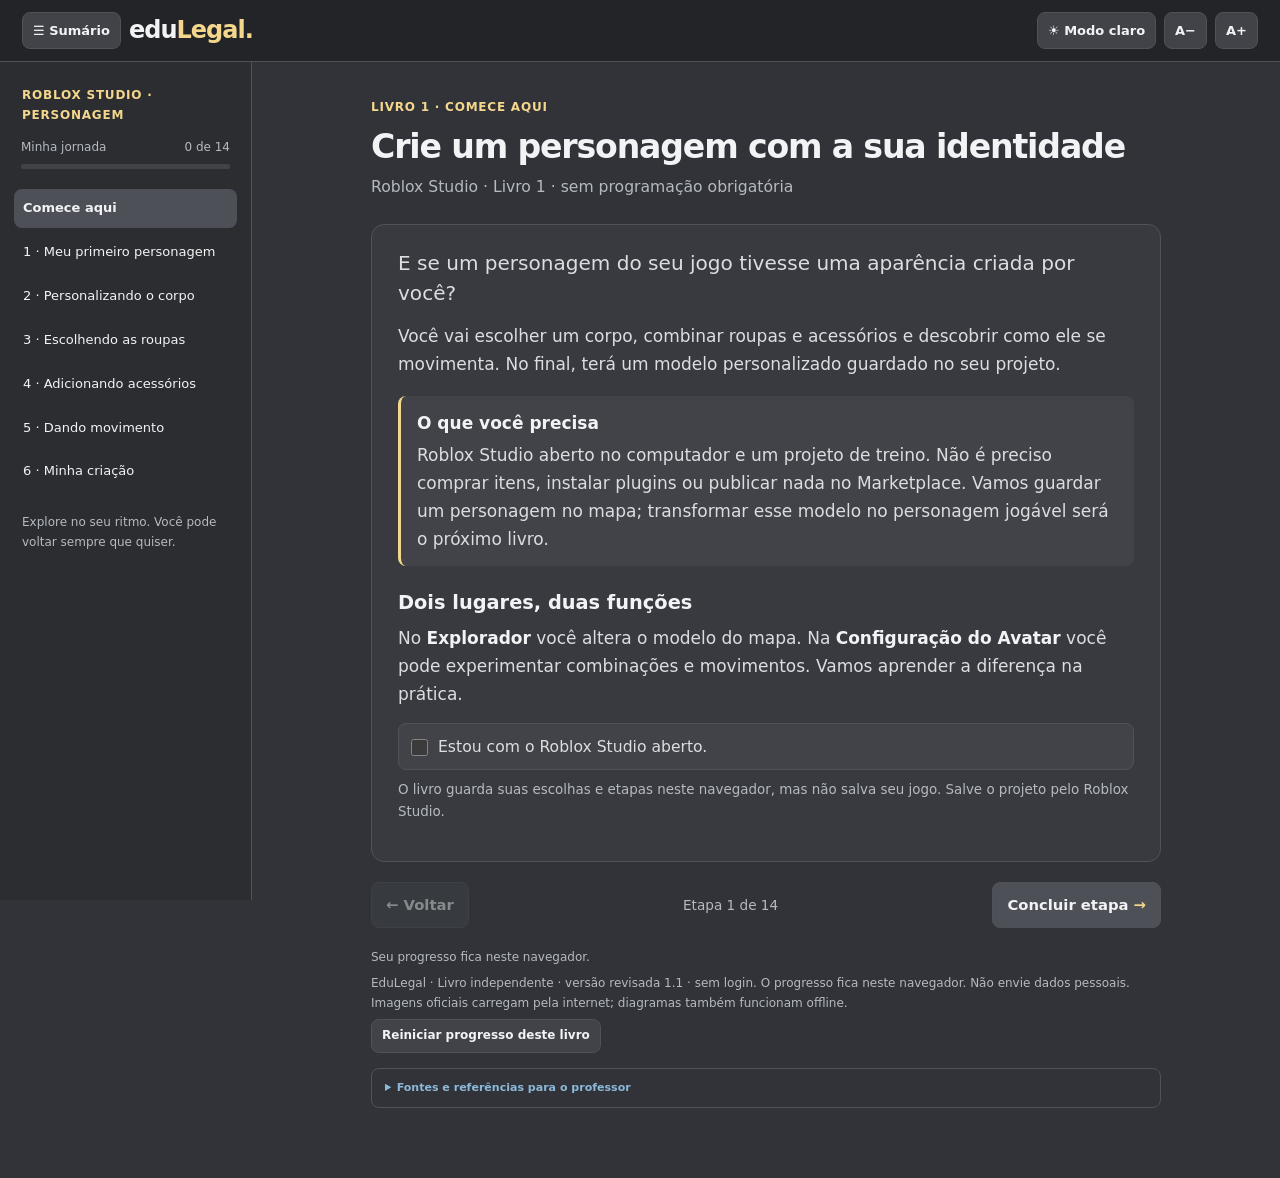
<file: livros/roblox-personagem-1.html>
<!doctype html><html lang="pt-BR" data-theme="dark"><head><meta charset="utf-8"><meta name="viewport" content="width=device-width, initial-scale=1"><meta name="robots" content="noindex,nofollow"><meta name="referrer" content="no-referrer"><title>EduLegal · Criando meu personagem no Roblox Studio</title><style>
:root{color-scheme:dark;--bg:#313338;--side:#2b2d31;--head:#232428;--card:#383a40;--raised:#414349;--select:#4e5058;--border:#50525a;--title:#f2f3f5;--text:#dbdee1;--muted:#b5bac1;--gold:#f4d78c;--blue:#8cb9da;--green:#83b89c;--bad:#f0bd9d;--code:#232428;--font:17px}
:root[data-theme=light]{color-scheme:light;--bg:#fbf8ef;--side:#f0eee6;--head:#fffdf8;--card:#fffdf8;--raised:#f0eee7;--select:#e5e3dd;--border:#d8d7ce;--title:#253832;--text:#253832;--muted:#52645b;--gold:#88651d;--blue:#286b98;--green:#21765e;--bad:#a64a31;--code:#eae8e1}
*{box-sizing:border-box}html{scroll-behavior:auto}body{margin:0;background:var(--bg);color:var(--text);font:var(--font)/1.65 system-ui,-apple-system,"Segoe UI",sans-serif}button,input,select,textarea{font:inherit}button{cursor:pointer;background:var(--raised);color:var(--title);border:1px solid var(--border);border-radius:8px;padding:10px 14px;font-weight:600}button:hover:not(:disabled){background:var(--select)}button:disabled{cursor:default;opacity:.45}button:focus-visible,input:focus-visible,select:focus-visible,textarea:focus-visible,a:focus-visible,summary:focus-visible{outline:3px solid var(--blue);outline-offset:3px}a{color:var(--blue)}strong,b,h1,h2{color:var(--title)}h1{font-size:1.95em;line-height:1.18;letter-spacing:-.035em;margin:0 0 8px;font-weight:740}h2{font-size:1.14em;line-height:1.35;margin:24px 0 8px;font-weight:700}p{margin:7px 0 14px}ol{padding-left:24px;margin:8px 0 16px}li{padding-left:3px;margin:9px 0}code{font-family:Consolas,ui-monospace,monospace;background:var(--raised);color:var(--blue);padding:1px 4px;border-radius:4px;overflow-wrap:anywhere;font-size:.9em}header{background:var(--head);border-bottom:1px solid var(--border);display:flex;justify-content:space-between;align-items:center;gap:12px;position:sticky;top:0;z-index:5;min-height:62px;padding:10px 22px}.brand{font-size:24px;letter-spacing:-1px;font-weight:800;color:var(--title);white-space:nowrap}.brand span{color:var(--gold)}.headgroup,.tools{display:flex;gap:8px;align-items:center;flex-wrap:wrap}.tools button,#menu{font-size:13px;padding:7px 10px}.shell{display:grid;grid-template-columns:252px minmax(0,1fr);min-height:calc(100vh - 62px)}aside{background:var(--side);padding:24px 14px;position:sticky;top:62px;height:calc(100vh - 62px);border-right:1px solid var(--border);overflow:auto}body.menuclosed aside{display:none}body.menuclosed .shell{grid-template-columns:1fr}.aside-label,.eyebrow{font-size:12px;font-weight:700;letter-spacing:.065em;color:var(--gold);text-transform:uppercase}.aside-label{margin:0 8px 12px}.progress-meta{display:flex;justify-content:space-between;gap:4px;font-size:12px;color:var(--muted);margin:0 7px 7px}.progress-track{height:5px;border-radius:20px;background:var(--raised);overflow:hidden;margin:0 7px 20px}.progress-track>div{height:100%;background:var(--gold);border-radius:20px;width:0}#chapters{display:grid;gap:5px}#chapters button{display:flex;gap:8px;align-items:center;text-align:left;background:transparent;border:0;padding:10px 9px;font-size:13px;line-height:1.45;font-weight:500}#chapters button.active{background:var(--select);font-weight:700}#chapters button:hover{background:var(--raised)}.mark{margin-left:auto;color:var(--green)}.aside-note{font-size:12px;color:var(--muted);margin:22px 8px}main{padding:36px 28px 55px;min-width:0}.wrap{max-width:790px;margin:0 auto}.eyebrow{margin-bottom:9px}.desc{color:var(--muted);font-size:.92em;margin-bottom:24px}.card{background:var(--card);border:1px solid var(--border);border-radius:13px;padding:23px 26px}.card>:first-child{margin-top:0}.lead{font-size:1.18em;line-height:1.5}.tiny{font-size:.79em;color:var(--muted)}.note{background:var(--raised);border-left:3px solid var(--gold);padding:13px 16px;margin:18px 0;border-radius:8px}.note p{margin:4px 0 0}.docfigure{margin:18px 0}.image-wrap{background:var(--code);border:1px solid var(--border);border-radius:9px;overflow:hidden;padding:8px}.image-wrap img{display:block;max-width:100%;max-height:470px;height:auto;margin:auto;object-fit:contain}figcaption{font-size:.79em;color:var(--muted);margin-top:7px;line-height:1.5}figcaption a{white-space:nowrap}.fallback>.tiny{display:block;margin:6px 5px 0}.toolbar,.tree,.setupdiagram,.propdiagram{border:1px solid var(--border);border-radius:7px;overflow:hidden;background:var(--code);font-size:.9em}.tabs,.prophead,.setupbar{padding:8px 10px;border-bottom:1px solid var(--border);color:var(--muted)}.toolitems{display:grid;grid-template-columns:repeat(4,minmax(0,1fr));padding:8px;gap:4px}.tool{text-align:center;padding:6px 2px;font-size:.8em;overflow-wrap:anywhere}.tool>span{display:block;font-size:1.7em;color:var(--gold)}.tool small,.setuptabs small{display:block;font-size:.75em;color:var(--muted)}.focusrow{border:1px solid var(--gold)!important;border-radius:4px;background:var(--select)}.tree{padding:8px;line-height:1.8;font-family:Consolas,monospace;overflow-x:auto}.tree>div{white-space:nowrap;border:1px solid transparent}.treeicon{color:var(--blue)}.tree small{color:var(--muted);font-family:system-ui;font-size:.72em}.prop{display:grid;grid-template-columns:1fr 1fr;border-top:1px solid var(--border)}.prop>span,.prop>b{padding:7px 10px;overflow-wrap:anywhere}.prop>span:nth-child(2){border-left:1px solid var(--border);color:var(--blue)}.setupbody{display:grid;grid-template-columns:1fr 1.2fr 1fr;align-items:center;padding:10px;text-align:center;font-size:.85em;gap:6px}.setuptabs{display:grid;grid-template-columns:repeat(4,minmax(0,1fr));gap:3px;padding:6px;font-size:.8em}.setuptabs span{text-align:center;padding:6px 2px;overflow-wrap:anywhere;border:1px solid transparent}.schem-avatar svg{max-height:150px}.sim{display:grid;grid-template-columns:1.2fr 1fr;background:var(--raised);border:1px solid var(--border);border-radius:9px;overflow:hidden;margin:14px 0 18px}.simview{display:grid;place-items:center;padding:10px;background:#282a2e}.avatar{width:100%;max-height:270px;display:block;overflow:visible}.simtools{padding:14px;display:flex;flex-direction:column;justify-content:center;gap:8px}.simtools label{font-size:.88em;font-weight:600}.simtools output{font-size:.8em;color:var(--muted)}select,textarea{background:var(--bg);color:var(--text);border:1px solid var(--border);border-radius:7px;padding:8px;width:100%;min-width:0}textarea{resize:vertical;margin:6px 0 12px}input[type=range]{width:100%;accent-color:var(--gold)}.task{display:flex;gap:10px;align-items:flex-start;cursor:pointer;padding:10px 12px;border:1px solid var(--border);background:var(--raised);border-radius:8px;margin:9px 0;font-size:.92em}.task input{width:17px;height:17px;flex:none;margin:5px 0 0;accent-color:var(--green)}.task:has(input:checked){border-color:var(--green)}details{border:1px solid var(--border);background:var(--raised);border-radius:8px;padding:10px 13px;margin:15px 0}details summary{cursor:pointer;color:var(--blue);font-weight:600;font-size:.92em}.hint>summary{color:var(--gold)}details>div,details>p,details>ol{margin:9px 0 0}details details{margin-bottom:0}.check{border-top:1px solid var(--border);margin-top:22px;padding-top:2px}.answers{display:grid;gap:7px}.answers button{text-align:left;font-weight:500;font-size:.93em}.answers .right{border:2px solid var(--green);padding:9px 13px;color:var(--green)}.answers .wrong{border:2px solid var(--bad);padding:9px 13px;color:var(--bad)}.answer-feedback{font-size:.9em;margin:7px 0 0}.answer-feedback.good{color:var(--green)}.answer-feedback.retry{color:var(--gold)}.reflection{font-size:.93em;font-weight:600;display:block;margin-top:14px}.reflection small{color:var(--muted);font-weight:400}.concepts{display:grid;grid-template-columns:1fr 1fr;gap:8px}.concepts button{text-align:left;font-size:.9em;display:flex;align-items:center;gap:8px}.concept-icon{color:var(--gold);font-size:1.4em}.concepts button[aria-pressed=true]{border:2px solid var(--blue);padding:9px 13px;background:var(--select)}.navbottom{display:flex;justify-content:space-between;gap:9px;align-items:center;margin:20px 0;flex-wrap:wrap}.navbottom button{font-size:.87em}.primary{background:var(--select);color:var(--title)}.primary .arrow{color:var(--gold)}.stepcount{font-size:.8em;color:var(--muted)}footer{color:var(--muted);font-size:12px}footer button{font-size:12px;padding:6px 10px}footer p{margin:6px 0}footer details{background:transparent}#finishedMessage{color:var(--green)}[hidden]{display:none!important}.sr{position:absolute;left:-9999px}.sr:focus{left:15px;top:64px;background:var(--card);padding:8px;z-index:6}
@media(max-width:760px){header{position:relative;padding:10px 12px}.brand{font-size:21px}.tools button,#menu{padding:6px 8px;font-size:12px}.shell{grid-template-columns:1fr}aside{position:static;height:auto;border-right:0;border-bottom:1px solid var(--border);padding:14px}#chapters{grid-template-columns:1fr 1fr}main{padding:23px 13px 35px}.card{padding:17px 15px}h1{font-size:1.65em}.navbottom .stepcount{width:100%;order:-1;text-align:center}.image-wrap img{max-height:380px}.sim{grid-template-columns:1fr 1fr}.setupbody{font-size:.75em}}@media(max-width:420px){#chapters,.sim,.concepts{grid-template-columns:1fr}.simview svg{max-height:230px}.setuptabs{grid-template-columns:1fr 1fr}.toolitems{grid-template-columns:1fr 1fr}.headgroup,.tools{gap:5px}.brand{font-size:19px}.setupbody{grid-template-columns:1fr 1fr 1fr}.card{padding:15px 12px}}@media(prefers-reduced-motion:reduce){*{transition:none!important}}
</style></head><body><header><div class="headgroup"><button id="menu" aria-controls="sidebar" aria-expanded="true">☰ Sumário</button><div class="brand">edu<span>Legal.</span></div></div><div class="tools"><button id="theme">☀ Modo claro</button><button id="fontDown" aria-label="Diminuir texto">A−</button><button id="fontUp" aria-label="Aumentar texto">A+</button></div></header><a class="sr" href="#title">Ir para o conteúdo</a><div class="shell"><aside id="sidebar" aria-label="Sumário"><div class="aside-label">Roblox Studio · Personagem</div><div class="progress-meta"><span>Minha jornada</span><span id="progressText"></span></div><div class="progress-track" id="progressBar" role="progressbar" aria-label="Etapas concluídas" aria-valuemin="0" aria-valuemax="14" aria-valuenow="0"><div id="progress"></div></div><nav id="chapters" aria-label="Capítulos"></nav><p class="aside-note">Explore no seu ritmo. Você pode voltar sempre que quiser.</p></aside><main><div class="wrap"><div id="eyebrow" class="eyebrow"></div><h1 id="title" tabindex="-1"></h1><p class="desc" id="desc"></p><article id="content" class="card"></article><nav class="navbottom" aria-label="Etapas"><button id="prev">← Voltar</button><span class="stepcount" id="stepCount"></span><button id="next" class="primary">Concluir etapa <span class="arrow">→</span></button></nav><footer><p id="saveStatus" role="status"></p><p>EduLegal · Livro independente · versão revisada 1.1 · sem login. O progresso fica neste navegador. Não envie dados pessoais. Imagens oficiais carregam pela internet; diagramas também funcionam offline.</p><button id="reset">Reiniciar progresso deste livro</button><details><summary>Fontes e referências para o professor</summary><p>Documentação do Roblox Creator Hub; imagens oficiais vinculadas. Os esquemas didáticos são simplificados, não capturas reais. A interface pode variar entre idiomas e versões.</p><p><a href="https://create.roblox.com/docs/pt-br/studio/rig-builder" target="_blank" rel="noopener noreferrer">Gerador de Rig</a> · <a href="https://create.roblox.com/docs/pt-br/avatar-setup" target="_blank" rel="noopener noreferrer">Configuração do Avatar e ferramentas de teste</a> · <a href="https://create.roblox.com/docs/reference/engine/classes/BodyColors" target="_blank" rel="noopener noreferrer">BodyColors</a> · <a href="https://create.roblox.com/docs/reference/engine/classes/Humanoid" target="_blank" rel="noopener noreferrer">Humanoid e escala</a> · <a href="https://create.roblox.com/docs/reference/engine/classes/Shirt" target="_blank" rel="noopener noreferrer">Shirt</a> · <a href="https://create.roblox.com/docs/reference/engine/classes/Pants" target="_blank" rel="noopener noreferrer">Pants</a> · <a href="https://create.roblox.com/docs/reference/engine/classes/Accessory" target="_blank" rel="noopener noreferrer">Accessory</a> · <a href="https://create.roblox.com/docs/pt-br/studio/explorer" target="_blank" rel="noopener noreferrer">Explorer e duplicação</a> · <a href="https://create.roblox.com/docs/studio/testing-modes" target="_blank" rel="noopener noreferrer">Modos de teste</a> · <a href="https://create.roblox.com/docs/avatar/accessory-fitting-tool" target="_blank" rel="noopener noreferrer">Inserção de acessórios compatíveis no modelo</a></p></details></footer></div></main></div><noscript>Ative JavaScript para usar o livro interativo.</noscript><script>
'use strict';
const pages=[{"c":0,"t":"Crie um personagem com a sua identidade","d":"Roblox Studio · Livro 1 · sem programação obrigatória","b":"\u003cp class=\"lead\">E se um personagem do seu jogo tivesse uma aparência criada por você?\u003c/p>\u003cp>Você vai escolher um corpo, combinar roupas e acessórios e descobrir como ele se movimenta. No final, terá um modelo personalizado guardado no seu projeto.\u003c/p>\u003cdiv class=\"note\">\u003cstrong>O que você precisa\u003c/strong>\u003cp>Roblox Studio aberto no computador e um projeto de treino. Não é preciso comprar itens, instalar plugins ou publicar nada no Marketplace. Vamos guardar um personagem no mapa; transformar esse modelo no personagem jogável será o próximo livro.\u003c/p>\u003c/div>\u003ch2>Dois lugares, duas funções\u003c/h2>\u003cp>No \u003cb>Explorador\u003c/b> você altera o modelo do mapa. Na \u003cb>Configuração do Avatar\u003c/b> você pode experimentar combinações e movimentos. Vamos aprender a diferença na prática.\u003c/p>\u003clabel class=\"task\">\u003cinput type=\"checkbox\" data-task=\"ready\">\u003cspan>Estou com o Roblox Studio aberto.\u003c/span>\u003c/label>\u003cp class=\"tiny\">O livro guarda suas escolhas e etapas neste navegador, mas não salva seu jogo. Salve o projeto pelo Roblox Studio.\u003c/p>"},{"c":1,"t":"Insira seu primeiro Rig","d":"Primeiro vamos criar um personagem em um mapa de treino.","b":"\u003ch2>Entenda\u003c/h2>\u003cp>Um \u003cb>Rig\u003c/b> é um modelo de personagem com partes e articulações. Escolheremos R15, que permite mais movimentos e roupas em camadas.\u003c/p>\u003ch2>Experimente\u003c/h2>\u003col>\u003cli>Crie um projeto \u003cb>Baseplate\u003c/b> (Placa Base) de treino. Se já tiver um mapa aberto, salve-o antes de criar o novo.\u003c/li>\u003cli>No topo do Studio, clique na aba \u003cb>Avatar\u003c/b>.\u003c/li>\u003cli>Clique em \u003cb>Personagem (Character)\u003c/b>. No Gerador de Rig, escolha \u003cb>R15\u003c/b>, um tipo de corpo e um estilo disponível. Para começar com um personagem simples, escolha um estilo R15 básico, como Block Avatar, se estiver disponível. Se preferir partir da aparência da sua conta, escolha My Avatar (Meu avatar), caso apareça, e confirme que o modelo é R15. Seu avatar pode vir com roupas e acessórios.\u003c/li>\u003c/ol>\u003cfigure class=\"docfigure\">\u003cdiv class=\"image-wrap\">\u003cimg src=\"https://prod.docsiteassets.roblox.com/assets/studio/general/Toolbar-Character.png\" alt=\"Aba Avatar e botão Character destacado.\" loading=\"eager\" referrerpolicy=\"no-referrer\" onload=\"this.nextElementSibling.hidden=true;this.hidden=false\" onerror=\"this.hidden=true;this.nextElementSibling.hidden=false\" hidden>\u003cdiv class=\"fallback\">\u003cdiv class=\"toolbar\" role=\"img\" aria-label=\"Esquema da barra de ferramentas do Studio\">\u003cdiv class=\"tabs\">Início &nbsp; Modelo &nbsp; \u003cb>Avatar\u003c/b> &nbsp; Interface &nbsp; Script\u003c/div>\u003cdiv class=\"toolitems\">\u003cdiv class=\"tool \">\u003cspan>⚙\u003c/span>Configurações\u003csmall>Settings\u003c/small>\u003c/div>\u003cdiv class=\"tool focusrow\">\u003cspan>♙\u003c/span>Personagem\u003csmall>Character\u003c/small>\u003c/div>\u003cdiv class=\"tool \">\u003cspan>⚒\u003c/span>Configuração\u003csmall>Setup\u003c/small>\u003c/div>\u003cdiv class=\"tool \">\u003cspan>◇\u003c/span>Acessório\u003csmall>Accessory\u003c/small>\u003c/div>\u003c/div>\u003c/div>\u003cspan class=\"tiny\">Esquema didático disponível sem internet.\u003c/span>\u003c/div>\u003c/div>\u003cfigcaption>Na aba Avatar, procure Personagem (Character). \u003ca href=\"https://prod.docsiteassets.roblox.com/assets/studio/general/Toolbar-Character.png\" target=\"_blank\" rel=\"noopener noreferrer\">Imagem oficial ↗\u003c/a>\u003c/figcaption>\u003c/figure>\u003ch2>Observe\u003c/h2>\u003cp>O personagem aparece no cenário e no Explorador como \u003ccode>Rig\u003c/code>.\u003c/p>\u003clabel class=\"task\">\u003cinput type=\"checkbox\" data-task=\"rig\">\u003cspan>Consegui inserir um R15.\u003c/span>\u003c/label>\u003cdetails class=\"hint\">\u003csummary>Uma pista, se precisar\u003c/summary>\u003cdiv>O botão Personagem também fica na aba Início. Não clique em Configurações de Avatar: ela altera regras para os jogadores do jogo inteiro.\u003c/div>\u003c/details>\u003cdiv class=\"check\">\u003ch2>Confira\u003c/h2>\u003cp>Por que escolhemos R15?\u003c/p>\u003cdiv class=\"answers\">\u003cbutton type=\"button\" data-choice=\"0\">Para usar mais articulações e experimentar roupas em camadas.\u003c/button>\u003cbutton type=\"button\" data-choice=\"1\">Para que o personagem já seja automaticamente o jogador.\u003c/button>\u003c/div>\u003cp class=\"answer-feedback\" role=\"status\">\u003c/p>\u003ctemplate data-correct=\"0\">R15 oferece mais possibilidades de articulação e roupas em camadas. O modelo não vira jogador automaticamente.\u003c/template>\u003c/div>"},{"c":1,"t":"Encontre e proteja seu personagem","d":"Use o Explorador para reconhecer o modelo certo.","b":"\u003ch2>Experimente\u003c/h2>\u003col>\u003cli>Se o Explorador não estiver visível, na aba \u003cb>Início\u003c/b> procure o botão \u003cb>Explorador (Explorer)\u003c/b>. Abra também \u003cb>Propriedades (Properties)\u003c/b>.\u003c/li>\u003cli>No Explorador, encontre Rig dentro de Workspace. Selecione o modelo inteiro e pressione F2. Nomeie-o \u003ccode>MeuPersonagem\u003c/code>.\u003c/li>\u003cli>Com o modelo selecionado, pressione Ctrl+D (Windows). Renomeie a cópia para \u003ccode>PersonagemOriginal\u003c/code>. Use Mover para afastar a cópia, sem arrastar partes individuais. Agora você terá duas cópias: MeuPersonagem, que vamos editar, e PersonagemOriginal, que ficará como referência.\u003c/li>\u003c/ol>\u003cfigure class=\"docfigure\">\u003cdiv class=\"image-wrap\">\u003cimg src=\"https://prod.docsiteassets.roblox.com/assets/studio/explorer/Rig-Hierarchy.png\" alt=\"Explorador com Rig, Body Colors, Pants, Shirt, Humanoid e partes R15.\" loading=\"eager\" referrerpolicy=\"no-referrer\" onload=\"this.nextElementSibling.hidden=true;this.hidden=false\" onerror=\"this.hidden=true;this.nextElementSibling.hidden=false\" hidden>\u003cdiv class=\"fallback\">\u003cdiv class=\"tree\" role=\"img\" aria-label=\"Esquema do Explorador\">\u003cdiv style=\"padding-left:8px\" class=\"\">\u003cspan class=\"treeicon\">▾\u003c/span> Workspace \u003csmall>\u003c/small>\u003c/div>\u003cdiv style=\"padding-left:25px\" class=\"focusrow\">\u003cspan class=\"treeicon\">▾\u003c/span> MeuPersonagem \u003csmall>Model\u003c/small>\u003c/div>\u003cdiv style=\"padding-left:42px\" class=\"\">\u003cspan class=\"treeicon\">◉\u003c/span> Body Colors \u003csmall>BodyColors\u003c/small>\u003c/div>\u003cdiv style=\"padding-left:42px\" class=\"\">\u003cspan class=\"treeicon\">▱\u003c/span> Pants \u003csmall>\u003c/small>\u003c/div>\u003cdiv style=\"padding-left:42px\" class=\"\">\u003cspan class=\"treeicon\">▱\u003c/span> Shirt \u003csmall>\u003c/small>\u003c/div>\u003cdiv style=\"padding-left:42px\" class=\"\">\u003cspan class=\"treeicon\">▸\u003c/span> Humanoid \u003csmall>\u003c/small>\u003c/div>\u003cdiv style=\"padding-left:42px\" class=\"\">\u003cspan class=\"treeicon\">▸\u003c/span> Head \u003csmall>\u003c/small>\u003c/div>\u003cdiv style=\"padding-left:42px\" class=\"\">\u003cspan class=\"treeicon\">▸\u003c/span> UpperTorso \u003csmall>\u003c/small>\u003c/div>\u003cdiv style=\"padding-left:42px\" class=\"\">\u003cspan class=\"treeicon\">▸\u003c/span> HumanoidRootPart \u003csmall>\u003c/small>\u003c/div>\u003c/div>\u003cspan class=\"tiny\">Esquema didático disponível sem internet.\u003c/span>\u003c/div>\u003c/div>\u003cfigcaption>Exemplo real da estrutura de um Rig. Seu modelo pode ter outros itens. \u003ca href=\"https://prod.docsiteassets.roblox.com/assets/studio/explorer/Rig-Hierarchy.png\" target=\"_blank\" rel=\"noopener noreferrer\">Imagem oficial ↗\u003c/a>\u003c/figcaption>\u003c/figure>\u003ch2>Observe\u003c/h2>\u003cp>Expanda MeuPersonagem pela seta. Localize \u003cb>Humanoid\u003c/b>, Head e UpperTorso. O Humanoid ajuda a dar características de personagem ao modelo. Não exclua essas partes.\u003c/p>\u003clabel class=\"task\">\u003cinput type=\"checkbox\" data-task=\"backup\">\u003cspan>Tenho o modelo e uma cópia separada.\u003c/span>\u003c/label>\u003cdetails class=\"hint\">\u003csummary>Uma pista, se precisar\u003c/summary>\u003cdiv>No Mac, use ⌘D para duplicar. Se as duas cópias estiverem no mesmo lugar, selecione PersonagemOriginal pelo Explorador e use Mover para afastá-la.\u003c/div>\u003c/details>\u003cdiv class=\"check\">\u003ch2>Confira\u003c/h2>\u003cp>O que devemos selecionar para mover o personagem inteiro?\u003c/p>\u003cdiv class=\"answers\">\u003cbutton type=\"button\" data-choice=\"0\">Somente a cabeça.\u003c/button>\u003cbutton type=\"button\" data-choice=\"1\">O modelo MeuPersonagem.\u003c/button>\u003c/div>\u003cp class=\"answer-feedback\" role=\"status\">\u003c/p>\u003ctemplate data-correct=\"1\">Selecionar o modelo mantém as partes juntas.\u003c/template>\u003c/div>"},{"c":2,"t":"Mude as cores do corpo","d":"Uma alteração real, que fica no modelo do mapa.","b":"\u003ch2>Entenda\u003c/h2>\u003cp>O objeto \u003cb>BodyColors\u003c/b> controla as cores das regiões do corpo. Vamos começar com algo que você pode ver rapidamente.\u003c/p>\u003ch2>Experimente\u003c/h2>\u003col>\u003cli>No Explorador, expanda \u003cb>MeuPersonagem\u003c/b> e procure Body Colors (a classe é BodyColors). Se não existir, clique no + ao lado de MeuPersonagem, pesquise \u003ccode>BodyColors\u003c/code> e adicione.\u003c/li>\u003cli>Selecione Body Colors. Nas Propriedades procure \u003ccode>HeadColor\u003c/code> ou \u003ccode>HeadColor3\u003c/code>. Clique na cor e escolha outra.\u003c/li>\u003cli>Mude também a cor do tronco (\u003ccode>TorsoColor\u003c/code> ou \u003ccode>TorsoColor3\u003c/code>). Observe antes de alterar as outras regiões.\u003c/li>\u003c/ol>\u003cdiv class=\"propdiagram\" role=\"img\" aria-label=\"Esquema da janela Propriedades\">\u003cdiv class=\"prophead\">Propriedades — Body Colors\u003c/div>\u003cdiv class=\"prop\">\u003cspan>HeadColor / HeadColor3\u003c/span>\u003cspan>Cor da cabeça\u003c/span>\u003c/div>\u003cdiv class=\"prop\">\u003cspan>TorsoColor / TorsoColor3\u003c/span>\u003cspan>Cor do tronco\u003c/span>\u003c/div>\u003cdiv class=\"prop\">\u003cspan>LeftArmColor / LeftArmColor3\u003c/span>\u003cspan>Braço esquerdo\u003c/span>\u003c/div>\u003c/div>\u003cp class=\"tiny\">Esquema didático; os campos podem aparecer traduzidos.\u003c/p>\u003ch2>Observe\u003c/h2>\u003cp>Compare com PersonagemOriginal. Se a roupa ou a textura da malha esconder a cor, experimente outra região visível. Se nenhuma região mudar, teste em um Rig R15 básico sem roupas que cubram o corpo; não apague as malhas ou as juntas. Se necessário, use Ctrl+Z para desfazer a última mudança.\u003c/p>\u003cdiv class=\"sim\">\u003cdiv class=\"simview\">\u003csvg id=\"avatar\" class=\"avatar\" viewBox=\"0 -52 280 342\" role=\"img\" aria-label=\"Personagem simplificado para experimentação\">\u003cellipse cx=\"140\" cy=\"270\" rx=\"82\" ry=\"10\" fill=\"#1b1d21\" opacity=\".45\"/>\u003cg class=\"person\" transform=\"translate(140 150)\">\u003cg class=\"leftleg\" transform=\"translate(-19 51)\">\u003crect x=\"-18\" y=\"0\" width=\"36\" height=\"78\" rx=\"5\" fill=\"#3c566e\" class=\"pants\"/>\u003crect x=\"-19\" y=\"70\" width=\"38\" height=\"13\" rx=\"3\" fill=\"#232428\"/>\u003c/g>\u003cg class=\"rightleg\" transform=\"translate(19 51)\">\u003crect x=\"-18\" y=\"0\" width=\"36\" height=\"78\" rx=\"5\" fill=\"#3c566e\" class=\"pants\"/>\u003crect x=\"-19\" y=\"70\" width=\"38\" height=\"13\" rx=\"3\" fill=\"#232428\"/>\u003c/g>\u003crect x=\"-40\" y=\"-40\" width=\"80\" height=\"94\" rx=\"8\" fill=\"#608eaa\" class=\"shirt\"/>\u003cpath d=\"M-19 -40 Q0 -14 19 -40\" fill=\"none\" stroke=\"#fff\" opacity=\".65\" stroke-width=\"3\"/>\u003cg class=\"leftarm\" transform=\"translate(-55 -36)\">\u003crect x=\"-15\" y=\"0\" width=\"30\" height=\"34\" rx=\"4\" fill=\"#608eaa\" class=\"shirt\"/>\u003crect x=\"-14\" y=\"32\" width=\"28\" height=\"44\" rx=\"5\" fill=\"#d9a579\" class=\"skin\"/>\u003c/g>\u003cg class=\"rightarm\" transform=\"translate(55 -36)\">\u003crect x=\"-15\" y=\"0\" width=\"30\" height=\"34\" rx=\"4\" fill=\"#608eaa\" class=\"shirt\"/>\u003crect x=\"-14\" y=\"32\" width=\"28\" height=\"44\" rx=\"5\" fill=\"#d9a579\" class=\"skin\"/>\u003c/g>\u003crect x=\"-32\" y=\"-107\" width=\"64\" height=\"62\" rx=\"12\" fill=\"#d9a579\" class=\"skin\"/>\u003ccircle cx=\"-12\" cy=\"-84\" r=\"3\" fill=\"#273237\"/>\u003ccircle cx=\"12\" cy=\"-84\" r=\"3\" fill=\"#273237\"/>\u003cpath d=\"M-10 -68 Q0 -61 10 -68\" stroke=\"#273237\" stroke-width=\"2.5\" fill=\"none\" stroke-linecap=\"round\"/>\u003cg class=\"hat\" visibility=\"hidden\">\u003crect x=\"-36\" y=\"-117\" width=\"72\" height=\"12\" rx=\"4\" fill=\"#c5a45f\"/>\u003crect x=\"-26\" y=\"-140\" width=\"52\" height=\"26\" rx=\"7\" fill=\"#c5a45f\"/>\u003c/g>\u003cg class=\"glasses\" visibility=\"hidden\" stroke=\"#283239\" stroke-width=\"4\" fill=\"#a7d5e7\" fill-opacity=\".8\">\u003crect x=\"-27\" y=\"-91\" width=\"23\" height=\"16\" rx=\"5\"/>\u003crect x=\"4\" y=\"-91\" width=\"23\" height=\"16\" rx=\"5\"/>\u003cpath d=\"M-4 -84 H4\"/>\u003c/g>\u003c/g>\u003c/svg>\u003c/div>\u003cdiv class=\"simtools\">\u003cspan class=\"tiny\">Simulação ilustrativa\u003c/span>\u003clabel for=\"skin\">Cor do corpo\u003c/label>\u003cselect id=\"skin\" data-design=\"skin\">\u003coption value=\"#d9a579\">Caramelo\u003c/option>\u003coption value=\"#f0c7a0\">Pêssego\u003c/option>\u003coption value=\"#80553a\">Marrom\u003c/option>\u003coption value=\"#8eb5c7\">Azul imaginário\u003c/option>\u003c/select>\u003clabel for=\"scale\">Altura (simulação)\u003c/label>\u003cinput id=\"scale\" type=\"range\" min=\"80\" max=\"115\" value=\"100\" step=\"5\" data-design=\"scale\">\u003coutput id=\"scaleOut\">\u003c/output>\u003cp class=\"tiny\">Este desenho não modifica seu Roblox Studio.\u003c/p>\u003c/div>\u003c/div>\u003clabel class=\"task\">\u003cinput type=\"checkbox\" data-task=\"bodycolor\">\u003cspan>Consegui mudar pelo menos uma cor no modelo real.\u003c/span>\u003c/label>\u003cdiv class=\"check\">\u003ch2>Confira\u003c/h2>\u003cp>Qual alteração guarda a cor no modelo?\u003c/p>\u003cdiv class=\"answers\">\u003cbutton type=\"button\" data-choice=\"0\">Mudar BodyColors no Explorador, em modo de edição.\u003c/button>\u003cbutton type=\"button\" data-choice=\"1\">Mudar a cor somente nesta simulação do livro.\u003c/button>\u003c/div>\u003cp class=\"answer-feedback\" role=\"status\">\u003c/p>\u003ctemplate data-correct=\"0\">O desenho do livro é só uma experiência. Alterar o objeto no Studio muda o modelo.\u003c/template>\u003c/div>"},{"c":2,"t":"Explore tamanho e proporções","d":"Altere uma coisa de cada vez.","b":"\u003ch2>Entenda\u003c/h2>\u003cp>Você pode aumentar o personagem inteiro ou experimentar proporções em um R15. São coisas diferentes.\u003c/p>\u003ch2>Experimente\u003c/h2>\u003col>\u003cli>Selecione \u003cb>MeuPersonagem\u003c/b> inteiro no Explorador. Na aba Início, escolha \u003cb>Dimensionar (Scale)\u003c/b>. Use uma alça para alterar um pouco o tamanho do modelo.\u003c/li>\u003cli>Observe o personagem e desfaça (Ctrl+Z) se ficar estranho. Não dimensione apenas braços ou pernas com essa ferramenta.\u003c/li>\u003cli>Se quiser explorar proporções: expanda Humanoid. Se já existir um NumberValue chamado \u003ccode>BodyHeightScale\u003c/code>, selecione-o e anote o Value original. Experimente um valor próximo do original, como 1.1 se estava em 1. Restaure o valor se não gostar.\u003c/li>\u003c/ol>\u003cdiv class=\"propdiagram\" role=\"img\" aria-label=\"Esquema da janela Propriedades\">\u003cdiv class=\"prophead\">Propriedades — BodyHeightScale (quando existe)\u003c/div>\u003cdiv class=\"prop\">\u003cspan>Name\u003c/span>\u003cspan>BodyHeightScale\u003c/span>\u003c/div>\u003cdiv class=\"prop\">\u003cspan>Value\u003c/span>\u003cspan>1 → 1.1 (exemplo)\u003c/span>\u003c/div>\u003c/div>\u003cp class=\"tiny\">Esquema didático; os campos podem aparecer traduzidos.\u003c/p>\u003cdiv class=\"note\">\u003cstrong>Não encontrou BodyHeightScale?\u003c/strong>\u003cp>Tudo bem. Essa atividade é opcional. Não crie valores novos nem altere as juntas. Basta explorar o tamanho do modelo inteiro. Nem todo rig responde da mesma forma a escalas. Se você alterar Value e não vir mudança, restaure o valor original. Quando AutomaticScalingEnabled estiver desativado, os valores de escala do Humanoid não ajustam o corpo automaticamente. Não precisamos mudar essa propriedade neste livro.\u003c/p>\u003c/div>\u003clabel class=\"task\">\u003cinput type=\"checkbox\" data-task=\"scale\">\u003cspan>Experimentei mudar o tamanho ou as proporções.\u003c/span>\u003c/label>\u003clabel class=\"reflection\" for=\"proportion\">Qual tamanho combina com sua ideia de personagem? \u003csmall>(opcional)\u003c/small>\u003c/label>\u003ctextarea id=\"proportion\" data-note=\"proportion\" maxlength=\"700\" placeholder=\"Ex.: quero que ele seja mais alto porque...\" rows=\"3\">\u003c/textarea>"},{"c":3,"t":"Vista seu personagem","d":"Roupas clássicas no modelo do mapa.","b":"\u003ch2>Entenda\u003c/h2>\u003cp>Roupas clássicas usam uma textura que aparece no corpo. \u003ccode>Shirt\u003c/code> representa a parte de cima; \u003ccode>Pants\u003c/code>, a parte de baixo. Roupas em camadas são peças 3D; vamos experimentá-las depois.\u003c/p>\u003ch2>Experimente\u003c/h2>\u003col>\u003cli>Expanda MeuPersonagem e procure \u003cb>Shirt\u003c/b>. Se já existir, selecione-o. Se não existir, use o + de MeuPersonagem, procure Shirt e adicione.\u003c/li>\u003cli>Nas Propriedades, localize \u003ccode>ShirtTemplate\u003c/code>. Se já houver uma roupa, anote o valor anterior antes de experimentar.\u003c/li>\u003cli>Use um endereço de textura permitido. Para começar, tente o exemplo de textura da documentação Roblox: \u003ccode>rbxassetid://86896487\u003c/code>. Pressione Enter.\u003c/li>\u003cli>Se quiser alterar a calça, procure ou adicione \u003cb>Pants\u003c/b> da mesma maneira. Em \u003ccode>PantsTemplate\u003c/code>, tente \u003ccode>rbxassetid://86896501\u003c/code>.\u003c/li>\u003c/ol>\u003cdiv class=\"propdiagram\" role=\"img\" aria-label=\"Esquema da janela Propriedades\">\u003cdiv class=\"prophead\">Propriedades — Shirt\u003c/div>\u003cdiv class=\"prop\">\u003cspan>Name\u003c/span>\u003cspan>Shirt\u003c/span>\u003c/div>\u003cdiv class=\"prop\">\u003cspan>ShirtTemplate\u003c/span>\u003cspan>rbxassetid://86896487\u003c/span>\u003c/div>\u003cdiv class=\"prop\">\u003cspan>Color3\u003c/span>\u003cspan>Cor que tinge a textura\u003c/span>\u003c/div>\u003c/div>\u003cp class=\"tiny\">Esquema didático; os campos podem aparecer traduzidos.\u003c/p>\u003cdiv class=\"note\">\u003cstrong>A roupa não apareceu?\u003c/strong>\u003cp>A textura pode estar indisponível, moderada ou não se ajustar ao corpo escolhido. Não compre nada. Use uma roupa clássica que já veio no rig e experimente Color3 (se disponível). Você também pode pedir ao professor uma textura válida. O ID de uma roupa no catálogo não é necessariamente o ID da sua textura. Se ShirtTemplate ou PantsTemplate não carregar, não use números aleatórios. Continue com as roupas que já estão no rig ou com uma textura validada pelo professor.\u003c/p>\u003c/div>\u003ch2>Observe\u003c/h2>\u003cp>Compare duas combinações. Escolha a que combina com a ideia que você tem para o personagem.\u003c/p>\u003cdiv class=\"sim\">\u003cdiv class=\"simview\">\u003csvg id=\"avatar\" class=\"avatar\" viewBox=\"0 -52 280 342\" role=\"img\" aria-label=\"Personagem simplificado para experimentação\">\u003cellipse cx=\"140\" cy=\"270\" rx=\"82\" ry=\"10\" fill=\"#1b1d21\" opacity=\".45\"/>\u003cg class=\"person\" transform=\"translate(140 150)\">\u003cg class=\"leftleg\" transform=\"translate(-19 51)\">\u003crect x=\"-18\" y=\"0\" width=\"36\" height=\"78\" rx=\"5\" fill=\"#3c566e\" class=\"pants\"/>\u003crect x=\"-19\" y=\"70\" width=\"38\" height=\"13\" rx=\"3\" fill=\"#232428\"/>\u003c/g>\u003cg class=\"rightleg\" transform=\"translate(19 51)\">\u003crect x=\"-18\" y=\"0\" width=\"36\" height=\"78\" rx=\"5\" fill=\"#3c566e\" class=\"pants\"/>\u003crect x=\"-19\" y=\"70\" width=\"38\" height=\"13\" rx=\"3\" fill=\"#232428\"/>\u003c/g>\u003crect x=\"-40\" y=\"-40\" width=\"80\" height=\"94\" rx=\"8\" fill=\"#608eaa\" class=\"shirt\"/>\u003cpath d=\"M-19 -40 Q0 -14 19 -40\" fill=\"none\" stroke=\"#fff\" opacity=\".65\" stroke-width=\"3\"/>\u003cg class=\"leftarm\" transform=\"translate(-55 -36)\">\u003crect x=\"-15\" y=\"0\" width=\"30\" height=\"34\" rx=\"4\" fill=\"#608eaa\" class=\"shirt\"/>\u003crect x=\"-14\" y=\"32\" width=\"28\" height=\"44\" rx=\"5\" fill=\"#d9a579\" class=\"skin\"/>\u003c/g>\u003cg class=\"rightarm\" transform=\"translate(55 -36)\">\u003crect x=\"-15\" y=\"0\" width=\"30\" height=\"34\" rx=\"4\" fill=\"#608eaa\" class=\"shirt\"/>\u003crect x=\"-14\" y=\"32\" width=\"28\" height=\"44\" rx=\"5\" fill=\"#d9a579\" class=\"skin\"/>\u003c/g>\u003crect x=\"-32\" y=\"-107\" width=\"64\" height=\"62\" rx=\"12\" fill=\"#d9a579\" class=\"skin\"/>\u003ccircle cx=\"-12\" cy=\"-84\" r=\"3\" fill=\"#273237\"/>\u003ccircle cx=\"12\" cy=\"-84\" r=\"3\" fill=\"#273237\"/>\u003cpath d=\"M-10 -68 Q0 -61 10 -68\" stroke=\"#273237\" stroke-width=\"2.5\" fill=\"none\" stroke-linecap=\"round\"/>\u003cg class=\"hat\" visibility=\"hidden\">\u003crect x=\"-36\" y=\"-117\" width=\"72\" height=\"12\" rx=\"4\" fill=\"#c5a45f\"/>\u003crect x=\"-26\" y=\"-140\" width=\"52\" height=\"26\" rx=\"7\" fill=\"#c5a45f\"/>\u003c/g>\u003cg class=\"glasses\" visibility=\"hidden\" stroke=\"#283239\" stroke-width=\"4\" fill=\"#a7d5e7\" fill-opacity=\".8\">\u003crect x=\"-27\" y=\"-91\" width=\"23\" height=\"16\" rx=\"5\"/>\u003crect x=\"4\" y=\"-91\" width=\"23\" height=\"16\" rx=\"5\"/>\u003cpath d=\"M-4 -84 H4\"/>\u003c/g>\u003c/g>\u003c/svg>\u003c/div>\u003cdiv class=\"simtools\">\u003cspan class=\"tiny\">Simulação ilustrativa\u003c/span>\u003clabel for=\"shirt\">Cor da roupa de cima\u003c/label>\u003cselect id=\"shirt\" data-design=\"shirt\">\u003coption value=\"#608eaa\">Azul\u003c/option>\u003coption value=\"#698b70\">Verde\u003c/option>\u003coption value=\"#c5a45f\">Dourado\u003c/option>\u003coption value=\"#9f6861\">Vermelho suave\u003c/option>\u003c/select>\u003clabel for=\"pants\">Cor da calça\u003c/label>\u003cselect id=\"pants\" data-design=\"pants\">\u003coption value=\"#3c566e\">Azul escuro\u003c/option>\u003coption value=\"#62666b\">Cinza\u003c/option>\u003coption value=\"#9b8568\">Bege\u003c/option>\u003c/select>\u003cp class=\"tiny\">Este desenho não modifica seu Roblox Studio.\u003c/p>\u003c/div>\u003c/div>\u003clabel class=\"task\">\u003cinput type=\"checkbox\" data-task=\"clothes\">\u003cspan>Experimentei roupas ou cores no modelo real.\u003c/span>\u003c/label>\u003cdiv class=\"check\">\u003ch2>Confira\u003c/h2>\u003cp>Qual propriedade da Shirt indica a textura da roupa?\u003c/p>\u003cdiv class=\"answers\">\u003cbutton type=\"button\" data-choice=\"0\">Name\u003c/button>\u003cbutton type=\"button\" data-choice=\"1\">ShirtTemplate\u003c/button>\u003c/div>\u003cp class=\"answer-feedback\" role=\"status\">\u003c/p>\u003ctemplate data-correct=\"1\">Name organiza o Explorador; ShirtTemplate indica a textura.\u003c/template>\u003c/div>"},{"c":3,"t":"Abra a Configuração do Avatar","d":"Um laboratório de roupas, corpo e movimentos.","b":"\u003ch2>Entenda\u003c/h2>\u003cp>A \u003cb>Configuração do Avatar (Avatar Setup)\u003c/b> é uma ferramenta de configuração e testes de modelos. Nela vamos provar itens em um personagem sem prometer que tudo ficará salvo no modelo original.\u003c/p>\u003ch2>Experimente\u003c/h2>\u003col>\u003cli>Com o teste parado, duplique MeuPersonagem. Renomeie a cópia para \u003ccode>PersonagemTeste\u003c/code> e afaste-a. Selecione a cópia inteira no Explorador.\u003c/li>\u003cli>Na aba \u003cb>Avatar\u003c/b>, clique em \u003cb>Configuração (Setup / Avatar Setup)\u003c/b>.\u003c/li>\u003c/ol>\u003cfigure class=\"docfigure\">\u003cdiv class=\"image-wrap\">\u003cimg src=\"https://prod.docsiteassets.roblox.com/assets/studio/general/Toolbar-Avatar-Setup.png\" alt=\"Barra Avatar com botão Setup indicado.\" loading=\"eager\" referrerpolicy=\"no-referrer\" onload=\"this.nextElementSibling.hidden=true;this.hidden=false\" onerror=\"this.hidden=true;this.nextElementSibling.hidden=false\" hidden>\u003cdiv class=\"fallback\">\u003cdiv class=\"toolbar\" role=\"img\" aria-label=\"Esquema da barra de ferramentas do Studio\">\u003cdiv class=\"tabs\">Início &nbsp; Modelo &nbsp; \u003cb>Avatar\u003c/b> &nbsp; Interface &nbsp; Script\u003c/div>\u003cdiv class=\"toolitems\">\u003cdiv class=\"tool \">\u003cspan>⚙\u003c/span>Configurações\u003csmall>Settings\u003c/small>\u003c/div>\u003cdiv class=\"tool \">\u003cspan>♙\u003c/span>Personagem\u003csmall>Character\u003c/small>\u003c/div>\u003cdiv class=\"tool focusrow\">\u003cspan>⚒\u003c/span>Configuração\u003csmall>Setup\u003c/small>\u003c/div>\u003cdiv class=\"tool \">\u003cspan>◇\u003c/span>Acessório\u003csmall>Accessory\u003c/small>\u003c/div>\u003c/div>\u003c/div>\u003cspan class=\"tiny\">Esquema didático disponível sem internet.\u003c/span>\u003c/div>\u003c/div>\u003cfigcaption>Procure Setup, ao lado de Character. Não é Settings. \u003ca href=\"https://prod.docsiteassets.roblox.com/assets/studio/general/Toolbar-Avatar-Setup.png\" target=\"_blank\" rel=\"noopener noreferrer\">Imagem oficial ↗\u003c/a>\u003c/figcaption>\u003c/figure>\u003col>\u003cli>Se a janela já mostrar as ferramentas de teste, vá para \u003cb>Check Body\u003c/b> (Verificar corpo, ícone de corpo).\u003c/li>\u003cli>Se aparecer \u003cb>Configure Models\u003c/b> (Configurar modelos), pare por enquanto. Seu Rig já tem articulações. Não é necessário refazer o rigging para aprender personalização. Peça ajuda ao professor para abrir uma prévia compatível, usando somente a cópia PersonagemTeste.\u003c/li>\u003c/ol>\u003cdiv class=\"note\">\u003cstrong>Não encontrou a prévia?\u003c/strong>\u003cp>As ferramentas variam conforme o modelo e a versão do Studio. Não clique em Save, Publish ou opções de Marketplace. Você pode experimentar as simulações nas próximas páginas e continuar editando MeuPersonagem no Explorer.\u003c/p>\u003c/div>\u003cfigure class=\"docfigure\">\u003cdiv class=\"image-wrap\">\u003cimg src=\"https://prod.docsiteassets.roblox.com/assets/avatar/avatar-setup/Testing-Interface.png\" alt=\"Ícones de Check Body, Check Face e Test in Experience.\" loading=\"eager\" referrerpolicy=\"no-referrer\" onload=\"this.nextElementSibling.hidden=true;this.hidden=false\" onerror=\"this.hidden=true;this.nextElementSibling.hidden=false\" hidden>\u003cdiv class=\"fallback\">\u003cdiv class=\"tree\">♙ Check Body — verificar corpo\u003cbr>☺ Check Face — verificar rosto\u003cbr>▷ Test in Experience — testar na experiência\u003c/div>\u003cspan class=\"tiny\">Esquema didático disponível sem internet.\u003c/span>\u003c/div>\u003c/div>\u003cfigcaption>Check Body é o ícone de corpo na barra lateral. \u003ca href=\"https://prod.docsiteassets.roblox.com/assets/avatar/avatar-setup/Testing-Interface.png\" target=\"_blank\" rel=\"noopener noreferrer\">Imagem oficial ↗\u003c/a>\u003c/figcaption>\u003c/figure>\u003cdiv class=\"note\">\u003cstrong>Se a ferramenta não abrir\u003c/strong>\u003cp>Não apague partes para tentar corrigir. Volte ao modelo original, confirme que é um Rig R15 inteiro e peça ajuda ao professor se aparecer erro de configuração. Você pode continuar nas etapas de edição do modelo mesmo sem esta prévia.\u003c/p>\u003c/div>\u003clabel class=\"task\">\u003cinput type=\"checkbox\" data-task=\"setup\">\u003cspan>Consegui abrir Check Body. (Se ainda não consegui, posso deixar esta atividade para depois.)\u003c/span>\u003c/label>"},{"c":3,"t":"Experimente roupas em camadas","d":"Descubra como roupas 3D se ajustam ao corpo.","b":"\u003cp class=\"tiny\">Para fazer o teste no Studio, Check Body precisa estar aberto na cópia PersonagemTeste. Se a prévia não estiver disponível, use o esquema ou a simulação desta página, quando houver, e retome a prática depois com o professor.\u003c/p>\u003ch2>Experimente\u003c/h2>\u003col>\u003cli>Na Configuração do Avatar, entre em \u003cb>Check Body\u003c/b>. Na parte superior, escolha \u003cb>Clothing (Roupas)\u003c/b>.\u003c/li>\u003cli>Escolha uma categoria disponível, como camisas, jaquetas, calças ou sapatos. Clique em uma peça na coluna esquerda e observe o personagem ao centro.\u003c/li>\u003cli>Experimente outra peça. Para retirar uma peça equipada, clique com o botão direito no item da coluna direita e procure \u003cb>Unequip Item\u003c/b> (desequipar).\u003c/li>\u003c/ol>\u003cfigure class=\"docfigure\">\u003cdiv class=\"image-wrap\">\u003cimg src=\"https://prod.docsiteassets.roblox.com/assets/avatar/avatar-setup/Skin-Tone-Selector.png\" alt=\"Janela Avatar Setup com abas Animations, Clothing, Accessories e Body; paleta à esquerda, personagem ao centro e itens equipados à direita.\" loading=\"eager\" referrerpolicy=\"no-referrer\" onload=\"this.nextElementSibling.hidden=true;this.hidden=false\" onerror=\"this.hidden=true;this.nextElementSibling.hidden=false\" hidden>\u003cdiv class=\"fallback\">\u003cdiv class=\"setupdiagram\" role=\"img\" aria-label=\"Esquema do painel Check Body\">\u003cdiv class=\"setupbar\">Configuração do Avatar / Avatar Setup\u003c/div>\u003cdiv class=\"setuptabs\">\u003cspan class=\"\">Animações\u003csmall>Animations\u003c/small>\u003c/span>\u003cspan class=\"focusrow\">Roupas\u003csmall>Clothing\u003c/small>\u003c/span>\u003cspan class=\"\">Acessórios\u003csmall>Accessories\u003c/small>\u003c/span>\u003cspan class=\"\">Corpo\u003csmall>Body\u003c/small>\u003c/span>\u003c/div>\u003cdiv class=\"setupbody\">\u003cdiv>\u003cb>1\u003c/b> Escolha um item\u003cbr>\u003cspan class=\"tiny\">Coluna esquerda\u003c/span>\u003c/div>\u003cdiv class=\"schem-avatar\">\u003csvg id=\"miniClothing\" class=\"avatar\" viewBox=\"0 0 280 290\" role=\"img\" aria-label=\"Personagem simplificado para experimentação\">\u003cellipse cx=\"140\" cy=\"270\" rx=\"82\" ry=\"10\" fill=\"#1b1d21\" opacity=\".45\"/>\u003cg class=\"person\" transform=\"translate(140 150)\">\u003cg class=\"leftleg\" transform=\"translate(-19 51)\">\u003crect x=\"-18\" y=\"0\" width=\"36\" height=\"78\" rx=\"5\" fill=\"#3c566e\" class=\"pants\"/>\u003crect x=\"-19\" y=\"70\" width=\"38\" height=\"13\" rx=\"3\" fill=\"#232428\"/>\u003c/g>\u003cg class=\"rightleg\" transform=\"translate(19 51)\">\u003crect x=\"-18\" y=\"0\" width=\"36\" height=\"78\" rx=\"5\" fill=\"#3c566e\" class=\"pants\"/>\u003crect x=\"-19\" y=\"70\" width=\"38\" height=\"13\" rx=\"3\" fill=\"#232428\"/>\u003c/g>\u003crect x=\"-40\" y=\"-40\" width=\"80\" height=\"94\" rx=\"8\" fill=\"#608eaa\" class=\"shirt\"/>\u003cpath d=\"M-19 -40 Q0 -14 19 -40\" fill=\"none\" stroke=\"#fff\" opacity=\".65\" stroke-width=\"3\"/>\u003cg class=\"leftarm\" transform=\"translate(-55 -36)\">\u003crect x=\"-15\" y=\"0\" width=\"30\" height=\"34\" rx=\"4\" fill=\"#608eaa\" class=\"shirt\"/>\u003crect x=\"-14\" y=\"32\" width=\"28\" height=\"44\" rx=\"5\" fill=\"#d9a579\" class=\"skin\"/>\u003c/g>\u003cg class=\"rightarm\" transform=\"translate(55 -36)\">\u003crect x=\"-15\" y=\"0\" width=\"30\" height=\"34\" rx=\"4\" fill=\"#608eaa\" class=\"shirt\"/>\u003crect x=\"-14\" y=\"32\" width=\"28\" height=\"44\" rx=\"5\" fill=\"#d9a579\" class=\"skin\"/>\u003c/g>\u003crect x=\"-32\" y=\"-107\" width=\"64\" height=\"62\" rx=\"12\" fill=\"#d9a579\" class=\"skin\"/>\u003ccircle cx=\"-12\" cy=\"-84\" r=\"3\" fill=\"#273237\"/>\u003ccircle cx=\"12\" cy=\"-84\" r=\"3\" fill=\"#273237\"/>\u003cpath d=\"M-10 -68 Q0 -61 10 -68\" stroke=\"#273237\" stroke-width=\"2.5\" fill=\"none\" stroke-linecap=\"round\"/>\u003cg class=\"hat\" visibility=\"hidden\">\u003crect x=\"-36\" y=\"-117\" width=\"72\" height=\"12\" rx=\"4\" fill=\"#c5a45f\"/>\u003crect x=\"-26\" y=\"-140\" width=\"52\" height=\"26\" rx=\"7\" fill=\"#c5a45f\"/>\u003c/g>\u003cg class=\"glasses\" visibility=\"hidden\" stroke=\"#283239\" stroke-width=\"4\" fill=\"#a7d5e7\" fill-opacity=\".8\">\u003crect x=\"-27\" y=\"-91\" width=\"23\" height=\"16\" rx=\"5\"/>\u003crect x=\"4\" y=\"-91\" width=\"23\" height=\"16\" rx=\"5\"/>\u003cpath d=\"M-4 -84 H4\"/>\u003c/g>\u003c/g>\u003c/svg>\u003c/div>\u003cdiv>\u003cb>2\u003c/b> Itens equipados\u003cbr>\u003cspan class=\"tiny\">Coluna direita\u003c/span>\u003c/div>\u003c/div>\u003c/div>\u003cspan class=\"tiny\">Esquema didático disponível sem internet.\u003c/span>\u003c/div>\u003c/div>\u003cfigcaption>A imagem mostra a aba Body aberta. Para esta etapa, clique em Clothing na barra superior. \u003ca href=\"https://prod.docsiteassets.roblox.com/assets/avatar/avatar-setup/Skin-Tone-Selector.png\" target=\"_blank\" rel=\"noopener noreferrer\">Imagem oficial ↗\u003c/a>\u003c/figcaption>\u003c/figure>\u003ch2>Observe\u003c/h2>\u003cp>Algumas peças podem ficar sobre outras. Se uma roupa atravessar o corpo ou ficar deslocada, experimente outra. Não precisamos usar ferramentas avançadas de ajuste agora.\u003c/p>\u003cdetails class=\"hint\">\u003csummary>Uma pista, se precisar\u003c/summary>\u003cdiv>Se não aparecer nenhuma peça compatível, escolha outra categoria ou deixe esta experiência para depois. Não é necessário pagar Robux.\u003c/div>\u003c/details>\u003clabel class=\"task\">\u003cinput type=\"checkbox\" data-task=\"layered\">\u003cspan>Experimentei uma roupa em camadas na prévia.\u003c/span>\u003c/label>\u003cdiv class=\"check\">\u003ch2>Confira\u003c/h2>\u003cp>Experimentar uma roupa em Check Body garante que ela foi salva em MeuPersonagem?\u003c/p>\u003cdiv class=\"answers\">\u003cbutton type=\"button\" data-choice=\"0\">Sim, sempre.\u003c/button>\u003cbutton type=\"button\" data-choice=\"1\">Não. É preciso verificar o modelo no modo de edição.\u003c/button>\u003c/div>\u003cp class=\"answer-feedback\" role=\"status\">\u003c/p>\u003ctemplate data-correct=\"1\">A área de testes permite experimentar. A criação final precisa ser conferida e preservada.\u003c/template>\u003c/div>"},{"c":4,"t":"Escolha acessórios","d":"Experimente cabelo, chapéus, óculos ou itens de outras categorias.","b":"\u003ch2>Entenda\u003c/h2>\u003cp>Um acessório é um objeto que o personagem pode vestir ou carregar no corpo. Um chapéu usa pontos de encaixe da cabeça, por exemplo.\u003c/p>\u003cp class=\"tiny\">Para fazer o teste no Studio, Check Body precisa estar aberto na cópia PersonagemTeste. Se a prévia não estiver disponível, use o esquema ou a simulação desta página, quando houver, e retome a prática depois com o professor.\u003c/p>\u003ch2>Experimente\u003c/h2>\u003col>\u003cli>Na janela Check Body, clique em \u003cb>Accessories (Acessórios)\u003c/b>.\u003c/li>\u003cli>Escolha uma categoria (ex.: Hair ou Hat, se estiver disponível) e experimente um acessório da lista.\u003c/li>\u003cli>Compare o personagem com e sem o item. Para tirar um item equipado da prévia, clique com o botão direito sobre ele na coluna direita e escolha Unequip Item.\u003c/li>\u003cli>Se quiser, tente uma segunda combinação.\u003c/li>\u003c/ol>\u003cfigure class=\"docfigure\">\u003cdiv class=\"image-wrap\">\u003cimg src=\"https://prod.docsiteassets.roblox.com/assets/avatar/avatar-setup/Skin-Tone-Selector.png\" alt=\"Janela Avatar Setup com abas Animations, Clothing, Accessories e Body; paleta à esquerda, personagem ao centro e itens equipados à direita.\" loading=\"eager\" referrerpolicy=\"no-referrer\" onload=\"this.nextElementSibling.hidden=true;this.hidden=false\" onerror=\"this.hidden=true;this.nextElementSibling.hidden=false\" hidden>\u003cdiv class=\"fallback\">\u003cdiv class=\"setupdiagram\" role=\"img\" aria-label=\"Esquema do painel Check Body\">\u003cdiv class=\"setupbar\">Configuração do Avatar / Avatar Setup\u003c/div>\u003cdiv class=\"setuptabs\">\u003cspan class=\"\">Animações\u003csmall>Animations\u003c/small>\u003c/span>\u003cspan class=\"\">Roupas\u003csmall>Clothing\u003c/small>\u003c/span>\u003cspan class=\"focusrow\">Acessórios\u003csmall>Accessories\u003c/small>\u003c/span>\u003cspan class=\"\">Corpo\u003csmall>Body\u003c/small>\u003c/span>\u003c/div>\u003cdiv class=\"setupbody\">\u003cdiv>\u003cb>1\u003c/b> Escolha um item\u003cbr>\u003cspan class=\"tiny\">Coluna esquerda\u003c/span>\u003c/div>\u003cdiv class=\"schem-avatar\">\u003csvg id=\"miniAccessories\" class=\"avatar\" viewBox=\"0 0 280 290\" role=\"img\" aria-label=\"Personagem simplificado para experimentação\">\u003cellipse cx=\"140\" cy=\"270\" rx=\"82\" ry=\"10\" fill=\"#1b1d21\" opacity=\".45\"/>\u003cg class=\"person\" transform=\"translate(140 150)\">\u003cg class=\"leftleg\" transform=\"translate(-19 51)\">\u003crect x=\"-18\" y=\"0\" width=\"36\" height=\"78\" rx=\"5\" fill=\"#3c566e\" class=\"pants\"/>\u003crect x=\"-19\" y=\"70\" width=\"38\" height=\"13\" rx=\"3\" fill=\"#232428\"/>\u003c/g>\u003cg class=\"rightleg\" transform=\"translate(19 51)\">\u003crect x=\"-18\" y=\"0\" width=\"36\" height=\"78\" rx=\"5\" fill=\"#3c566e\" class=\"pants\"/>\u003crect x=\"-19\" y=\"70\" width=\"38\" height=\"13\" rx=\"3\" fill=\"#232428\"/>\u003c/g>\u003crect x=\"-40\" y=\"-40\" width=\"80\" height=\"94\" rx=\"8\" fill=\"#608eaa\" class=\"shirt\"/>\u003cpath d=\"M-19 -40 Q0 -14 19 -40\" fill=\"none\" stroke=\"#fff\" opacity=\".65\" stroke-width=\"3\"/>\u003cg class=\"leftarm\" transform=\"translate(-55 -36)\">\u003crect x=\"-15\" y=\"0\" width=\"30\" height=\"34\" rx=\"4\" fill=\"#608eaa\" class=\"shirt\"/>\u003crect x=\"-14\" y=\"32\" width=\"28\" height=\"44\" rx=\"5\" fill=\"#d9a579\" class=\"skin\"/>\u003c/g>\u003cg class=\"rightarm\" transform=\"translate(55 -36)\">\u003crect x=\"-15\" y=\"0\" width=\"30\" height=\"34\" rx=\"4\" fill=\"#608eaa\" class=\"shirt\"/>\u003crect x=\"-14\" y=\"32\" width=\"28\" height=\"44\" rx=\"5\" fill=\"#d9a579\" class=\"skin\"/>\u003c/g>\u003crect x=\"-32\" y=\"-107\" width=\"64\" height=\"62\" rx=\"12\" fill=\"#d9a579\" class=\"skin\"/>\u003ccircle cx=\"-12\" cy=\"-84\" r=\"3\" fill=\"#273237\"/>\u003ccircle cx=\"12\" cy=\"-84\" r=\"3\" fill=\"#273237\"/>\u003cpath d=\"M-10 -68 Q0 -61 10 -68\" stroke=\"#273237\" stroke-width=\"2.5\" fill=\"none\" stroke-linecap=\"round\"/>\u003cg class=\"hat\" visibility=\"hidden\">\u003crect x=\"-36\" y=\"-117\" width=\"72\" height=\"12\" rx=\"4\" fill=\"#c5a45f\"/>\u003crect x=\"-26\" y=\"-140\" width=\"52\" height=\"26\" rx=\"7\" fill=\"#c5a45f\"/>\u003c/g>\u003cg class=\"glasses\" visibility=\"hidden\" stroke=\"#283239\" stroke-width=\"4\" fill=\"#a7d5e7\" fill-opacity=\".8\">\u003crect x=\"-27\" y=\"-91\" width=\"23\" height=\"16\" rx=\"5\"/>\u003crect x=\"4\" y=\"-91\" width=\"23\" height=\"16\" rx=\"5\"/>\u003cpath d=\"M-4 -84 H4\"/>\u003c/g>\u003c/g>\u003c/svg>\u003c/div>\u003cdiv>\u003cb>2\u003c/b> Itens equipados\u003cbr>\u003cspan class=\"tiny\">Coluna direita\u003c/span>\u003c/div>\u003c/div>\u003c/div>\u003cspan class=\"tiny\">Esquema didático disponível sem internet.\u003c/span>\u003c/div>\u003c/div>\u003cfigcaption>Clique em Accessories, entre Clothing e Body. A imagem oficial mostra o mesmo painel em outra aba. \u003ca href=\"https://prod.docsiteassets.roblox.com/assets/avatar/avatar-setup/Skin-Tone-Selector.png\" target=\"_blank\" rel=\"noopener noreferrer\">Imagem oficial ↗\u003c/a>\u003c/figcaption>\u003c/figure>\u003cdiv class=\"sim\">\u003cdiv class=\"simview\">\u003csvg id=\"avatar\" class=\"avatar\" viewBox=\"0 -52 280 342\" role=\"img\" aria-label=\"Personagem simplificado para experimentação\">\u003cellipse cx=\"140\" cy=\"270\" rx=\"82\" ry=\"10\" fill=\"#1b1d21\" opacity=\".45\"/>\u003cg class=\"person\" transform=\"translate(140 150)\">\u003cg class=\"leftleg\" transform=\"translate(-19 51)\">\u003crect x=\"-18\" y=\"0\" width=\"36\" height=\"78\" rx=\"5\" fill=\"#3c566e\" class=\"pants\"/>\u003crect x=\"-19\" y=\"70\" width=\"38\" height=\"13\" rx=\"3\" fill=\"#232428\"/>\u003c/g>\u003cg class=\"rightleg\" transform=\"translate(19 51)\">\u003crect x=\"-18\" y=\"0\" width=\"36\" height=\"78\" rx=\"5\" fill=\"#3c566e\" class=\"pants\"/>\u003crect x=\"-19\" y=\"70\" width=\"38\" height=\"13\" rx=\"3\" fill=\"#232428\"/>\u003c/g>\u003crect x=\"-40\" y=\"-40\" width=\"80\" height=\"94\" rx=\"8\" fill=\"#608eaa\" class=\"shirt\"/>\u003cpath d=\"M-19 -40 Q0 -14 19 -40\" fill=\"none\" stroke=\"#fff\" opacity=\".65\" stroke-width=\"3\"/>\u003cg class=\"leftarm\" transform=\"translate(-55 -36)\">\u003crect x=\"-15\" y=\"0\" width=\"30\" height=\"34\" rx=\"4\" fill=\"#608eaa\" class=\"shirt\"/>\u003crect x=\"-14\" y=\"32\" width=\"28\" height=\"44\" rx=\"5\" fill=\"#d9a579\" class=\"skin\"/>\u003c/g>\u003cg class=\"rightarm\" transform=\"translate(55 -36)\">\u003crect x=\"-15\" y=\"0\" width=\"30\" height=\"34\" rx=\"4\" fill=\"#608eaa\" class=\"shirt\"/>\u003crect x=\"-14\" y=\"32\" width=\"28\" height=\"44\" rx=\"5\" fill=\"#d9a579\" class=\"skin\"/>\u003c/g>\u003crect x=\"-32\" y=\"-107\" width=\"64\" height=\"62\" rx=\"12\" fill=\"#d9a579\" class=\"skin\"/>\u003ccircle cx=\"-12\" cy=\"-84\" r=\"3\" fill=\"#273237\"/>\u003ccircle cx=\"12\" cy=\"-84\" r=\"3\" fill=\"#273237\"/>\u003cpath d=\"M-10 -68 Q0 -61 10 -68\" stroke=\"#273237\" stroke-width=\"2.5\" fill=\"none\" stroke-linecap=\"round\"/>\u003cg class=\"hat\" visibility=\"hidden\">\u003crect x=\"-36\" y=\"-117\" width=\"72\" height=\"12\" rx=\"4\" fill=\"#c5a45f\"/>\u003crect x=\"-26\" y=\"-140\" width=\"52\" height=\"26\" rx=\"7\" fill=\"#c5a45f\"/>\u003c/g>\u003cg class=\"glasses\" visibility=\"hidden\" stroke=\"#283239\" stroke-width=\"4\" fill=\"#a7d5e7\" fill-opacity=\".8\">\u003crect x=\"-27\" y=\"-91\" width=\"23\" height=\"16\" rx=\"5\"/>\u003crect x=\"4\" y=\"-91\" width=\"23\" height=\"16\" rx=\"5\"/>\u003cpath d=\"M-4 -84 H4\"/>\u003c/g>\u003c/g>\u003c/svg>\u003c/div>\u003cdiv class=\"simtools\">\u003cspan class=\"tiny\">Simulação ilustrativa\u003c/span>\u003clabel class=\"task\">\u003cinput type=\"checkbox\" data-design=\"hat\"> Chapéu\u003c/label>\u003clabel class=\"task\">\u003cinput type=\"checkbox\" data-design=\"glasses\"> Óculos\u003c/label>\u003cp class=\"tiny\">Este desenho não modifica seu Roblox Studio.\u003c/p>\u003c/div>\u003c/div>\u003ch2>Observe\u003c/h2>\u003cp>Um acessório cabe bem? Ele combina com sua ideia? Você não precisa usar todos os itens disponíveis.\u003c/p>\u003cdetails class=\"hint\">\u003csummary>Uma pista, se precisar\u003c/summary>\u003cdiv>Para explorar o rosto mais de perto, existe Check Face, se o modelo oferecer suporte. Não é necessário mexer nos pontos de encaixe (Attachments).\u003c/div>\u003c/details>\u003cdetails>\u003csummary>Coloque um acessório real no seu modelo (com o professor, se precisar)\u003c/summary>\u003cp>Até aqui, você experimentou acessórios na prévia. Agora vamos testar como guardar um acessório no mapa.\u003c/p>\u003col>\u003cli>Feche a Configuração do Avatar e deixe o Studio no modo de edição. Selecione \u003cb>MeuPersonagem\u003c/b> no Explorer.\u003c/li>\u003cli>Se ele já possui um acessório, você pode preservá-lo ou removê-lo selecionando apenas aquele objeto \u003ccode>Accessory\u003c/code> e pressionando Delete. Ctrl+Z recupera a última alteração.\u003c/li>\u003cli>Para acrescentar um acessório, peça ao professor um objeto \u003ccode>Accessory\u003c/code> já preparado, compatível com R15 e sem scripts, que esteja solto no Workspace do projeto de treino. Não é preciso instalar plugins, comprar itens ou importar modelos de desconhecidos.\u003c/li>\u003cli>No Explorer, arraste esse objeto \u003cb>Accessory\u003c/b> para dentro do Model \u003cb>MeuPersonagem\u003c/b>. Não o arraste para Head nem para Humanoid.\u003c/li>\u003cli>Observe se o item ficou no lugar esperado. Expanda MeuPersonagem e confira que o Accessory está dentro dele. Se não encaixar, desfaça a alteração (Ctrl+Z). Não altere os pontos de encaixe neste livro.\u003c/li>\u003c/ol>\u003cdiv class=\"tree\" role=\"img\" aria-label=\"Esquema do Explorer após inserir um acessório no modelo\">\u003cdiv>▾ Workspace\u003c/div>\u003cdiv style=\"padding-left:16px\">▾ MeuPersonagem\u003c/div>\u003cdiv style=\"padding-left:32px\">▸ Humanoid\u003c/div>\u003cdiv style=\"padding-left:32px\">▸ Head\u003c/div>\u003cdiv style=\"padding-left:32px;color:var(--green)\">▸ MeuAcessorio \u003csmall>(Accessory)\u003c/small>\u003c/div>\u003c/div>\u003cp class=\"tiny\">Esquema: o Accessory é filho do modelo, no mesmo nível de Humanoid e Head. O nome do acessório pode ser outro.\u003c/p>\u003cp>Sem um acessório compatível? Tudo bem. Preserve o que já tem ou anote sua ideia. O corpo e as roupas clássicas já formam um personagem personalizado.\u003c/p>\u003clabel class=\"task\">\u003cinput type=\"checkbox\" data-task=\"realAccessory\">\u003cspan>Consegui guardar um acessório que se encaixa no modelo real.\u003c/span>\u003c/label>\u003c/details>\u003clabel class=\"reflection\" for=\"accessoryIdea\">Que acessório você gostaria de usar na criação final? \u003csmall>(opcional)\u003c/small>\u003c/label>\u003ctextarea id=\"accessoryIdea\" data-note=\"accessoryIdea\" maxlength=\"700\" placeholder=\"Ex.: um chapéu de explorador...\" rows=\"3\">\u003c/textarea>\u003clabel class=\"task\">\u003cinput type=\"checkbox\" data-task=\"accessory\">\u003cspan>Experimentei pelo menos um acessório na prévia.\u003c/span>\u003c/label>"},{"c":4,"t":"Explore o corpo na prévia","d":"Compare com as cores reais que você alterou.","b":"\u003cp class=\"tiny\">Para fazer o teste no Studio, Check Body precisa estar aberto na cópia PersonagemTeste. Se a prévia não estiver disponível, use o esquema ou a simulação desta página, quando houver, e retome a prática depois com o professor.\u003c/p>\u003ch2>Experimente\u003c/h2>\u003col>\u003cli>Em Check Body, clique em \u003cb>Body (Corpo)\u003c/b>.\u003c/li>\u003cli>Na categoria \u003cb>Skin\u003c/b>, se disponível, experimente outra cor de pele. Se aparecerem outras opções de corpo, experimente uma delas. Não é necessário trocar peças do modelo.\u003c/li>\u003cli>Volte a uma combinação que você gostou. Anote a ideia para reproduzir o que for possível no seu modelo final.\u003c/li>\u003c/ol>\u003cfigure class=\"docfigure\">\u003cdiv class=\"image-wrap\">\u003cimg src=\"https://prod.docsiteassets.roblox.com/assets/avatar/avatar-setup/Skin-Tone-Selector.png\" alt=\"Janela Avatar Setup com abas Animations, Clothing, Accessories e Body; paleta à esquerda, personagem ao centro e itens equipados à direita.\" loading=\"eager\" referrerpolicy=\"no-referrer\" onload=\"this.nextElementSibling.hidden=true;this.hidden=false\" onerror=\"this.hidden=true;this.nextElementSibling.hidden=false\" hidden>\u003cdiv class=\"fallback\">\u003cdiv class=\"setupdiagram\" role=\"img\" aria-label=\"Esquema do painel Check Body\">\u003cdiv class=\"setupbar\">Configuração do Avatar / Avatar Setup\u003c/div>\u003cdiv class=\"setuptabs\">\u003cspan class=\"\">Animações\u003csmall>Animations\u003c/small>\u003c/span>\u003cspan class=\"\">Roupas\u003csmall>Clothing\u003c/small>\u003c/span>\u003cspan class=\"\">Acessórios\u003csmall>Accessories\u003c/small>\u003c/span>\u003cspan class=\"focusrow\">Corpo\u003csmall>Body\u003c/small>\u003c/span>\u003c/div>\u003cdiv class=\"setupbody\">\u003cdiv>\u003cb>1\u003c/b> Escolha um item\u003cbr>\u003cspan class=\"tiny\">Coluna esquerda\u003c/span>\u003c/div>\u003cdiv class=\"schem-avatar\">\u003csvg id=\"miniBody\" class=\"avatar\" viewBox=\"0 0 280 290\" role=\"img\" aria-label=\"Personagem simplificado para experimentação\">\u003cellipse cx=\"140\" cy=\"270\" rx=\"82\" ry=\"10\" fill=\"#1b1d21\" opacity=\".45\"/>\u003cg class=\"person\" transform=\"translate(140 150)\">\u003cg class=\"leftleg\" transform=\"translate(-19 51)\">\u003crect x=\"-18\" y=\"0\" width=\"36\" height=\"78\" rx=\"5\" fill=\"#3c566e\" class=\"pants\"/>\u003crect x=\"-19\" y=\"70\" width=\"38\" height=\"13\" rx=\"3\" fill=\"#232428\"/>\u003c/g>\u003cg class=\"rightleg\" transform=\"translate(19 51)\">\u003crect x=\"-18\" y=\"0\" width=\"36\" height=\"78\" rx=\"5\" fill=\"#3c566e\" class=\"pants\"/>\u003crect x=\"-19\" y=\"70\" width=\"38\" height=\"13\" rx=\"3\" fill=\"#232428\"/>\u003c/g>\u003crect x=\"-40\" y=\"-40\" width=\"80\" height=\"94\" rx=\"8\" fill=\"#608eaa\" class=\"shirt\"/>\u003cpath d=\"M-19 -40 Q0 -14 19 -40\" fill=\"none\" stroke=\"#fff\" opacity=\".65\" stroke-width=\"3\"/>\u003cg class=\"leftarm\" transform=\"translate(-55 -36)\">\u003crect x=\"-15\" y=\"0\" width=\"30\" height=\"34\" rx=\"4\" fill=\"#608eaa\" class=\"shirt\"/>\u003crect x=\"-14\" y=\"32\" width=\"28\" height=\"44\" rx=\"5\" fill=\"#d9a579\" class=\"skin\"/>\u003c/g>\u003cg class=\"rightarm\" transform=\"translate(55 -36)\">\u003crect x=\"-15\" y=\"0\" width=\"30\" height=\"34\" rx=\"4\" fill=\"#608eaa\" class=\"shirt\"/>\u003crect x=\"-14\" y=\"32\" width=\"28\" height=\"44\" rx=\"5\" fill=\"#d9a579\" class=\"skin\"/>\u003c/g>\u003crect x=\"-32\" y=\"-107\" width=\"64\" height=\"62\" rx=\"12\" fill=\"#d9a579\" class=\"skin\"/>\u003ccircle cx=\"-12\" cy=\"-84\" r=\"3\" fill=\"#273237\"/>\u003ccircle cx=\"12\" cy=\"-84\" r=\"3\" fill=\"#273237\"/>\u003cpath d=\"M-10 -68 Q0 -61 10 -68\" stroke=\"#273237\" stroke-width=\"2.5\" fill=\"none\" stroke-linecap=\"round\"/>\u003cg class=\"hat\" visibility=\"hidden\">\u003crect x=\"-36\" y=\"-117\" width=\"72\" height=\"12\" rx=\"4\" fill=\"#c5a45f\"/>\u003crect x=\"-26\" y=\"-140\" width=\"52\" height=\"26\" rx=\"7\" fill=\"#c5a45f\"/>\u003c/g>\u003cg class=\"glasses\" visibility=\"hidden\" stroke=\"#283239\" stroke-width=\"4\" fill=\"#a7d5e7\" fill-opacity=\".8\">\u003crect x=\"-27\" y=\"-91\" width=\"23\" height=\"16\" rx=\"5\"/>\u003crect x=\"4\" y=\"-91\" width=\"23\" height=\"16\" rx=\"5\"/>\u003cpath d=\"M-4 -84 H4\"/>\u003c/g>\u003c/g>\u003c/svg>\u003c/div>\u003cdiv>\u003cb>2\u003c/b> Itens equipados\u003cbr>\u003cspan class=\"tiny\">Coluna direita\u003c/span>\u003c/div>\u003c/div>\u003c/div>\u003cspan class=\"tiny\">Esquema didático disponível sem internet.\u003c/span>\u003c/div>\u003c/div>\u003cfigcaption>A aba Body está selecionada; as cores aparecem à esquerda. \u003ca href=\"https://prod.docsiteassets.roblox.com/assets/avatar/avatar-setup/Skin-Tone-Selector.png\" target=\"_blank\" rel=\"noopener noreferrer\">Imagem oficial ↗\u003c/a>\u003c/figcaption>\u003c/figure>\u003ch2>Observe\u003c/h2>\u003cp>As opções dependem do tipo de modelo. Você não precisa trocar partes do corpo se já estiver satisfeito.\u003c/p>\u003cdiv class=\"check\">\u003ch2>Confira\u003c/h2>\u003cp>Se a prévia ficar diferente de MeuPersonagem no Explorer, o que fazer?\u003c/p>\u003cdiv class=\"answers\">\u003cbutton type=\"button\" data-choice=\"0\">Considerar que o original mudou automaticamente.\u003c/button>\u003cbutton type=\"button\" data-choice=\"1\">Verificar o modelo e preservar as mudanças que deseja.\u003c/button>\u003c/div>\u003cp class=\"answer-feedback\" role=\"status\">\u003c/p>\u003ctemplate data-correct=\"1\">A janela de testes e o modelo salvo podem ser diferentes.\u003c/template>\u003c/div>\u003clabel class=\"task\">\u003cinput type=\"checkbox\" data-task=\"bodypreview\">\u003cspan>Explorei Body ou mantive o corpo escolhido.\u003c/span>\u003c/label>"},{"c":5,"t":"Como ele se movimenta?","d":"Teste movimentos existentes; não vamos criar animações novas ainda.","b":"\u003ch2>Entenda\u003c/h2>\u003cp>Uma animação movimenta as articulações de um personagem. Ela pode dar a impressão de que ele está andando, correndo ou pulando.\u003c/p>\u003cp class=\"tiny\">Para fazer o teste no Studio, Check Body precisa estar aberto na cópia PersonagemTeste. Se a prévia não estiver disponível, use o esquema ou a simulação desta página, quando houver, e retome a prática depois com o professor.\u003c/p>\u003ch2>Experimente\u003c/h2>\u003col>\u003cli>Em Check Body, escolha \u003cb>Animations (Animações)\u003c/b>.\u003c/li>\u003cli>Clique em um movimento disponível, como Walk (andar), Run (correr), Jump (pular) ou Idle (parado). Observe o personagem.\u003c/li>\u003cli>Experimente outro movimento. Repare se alguma roupa ou acessório atravessa o corpo ou parece deslocado.\u003c/li>\u003c/ol>\u003cfigure class=\"docfigure\">\u003cdiv class=\"image-wrap\">\u003cimg src=\"https://prod.docsiteassets.roblox.com/assets/avatar/avatar-setup/Skin-Tone-Selector.png\" alt=\"Janela Avatar Setup com abas Animations, Clothing, Accessories e Body; paleta à esquerda, personagem ao centro e itens equipados à direita.\" loading=\"eager\" referrerpolicy=\"no-referrer\" onload=\"this.nextElementSibling.hidden=true;this.hidden=false\" onerror=\"this.hidden=true;this.nextElementSibling.hidden=false\" hidden>\u003cdiv class=\"fallback\">\u003cdiv class=\"setupdiagram\" role=\"img\" aria-label=\"Esquema do painel Check Body\">\u003cdiv class=\"setupbar\">Configuração do Avatar / Avatar Setup\u003c/div>\u003cdiv class=\"setuptabs\">\u003cspan class=\"focusrow\">Animações\u003csmall>Animations\u003c/small>\u003c/span>\u003cspan class=\"\">Roupas\u003csmall>Clothing\u003c/small>\u003c/span>\u003cspan class=\"\">Acessórios\u003csmall>Accessories\u003c/small>\u003c/span>\u003cspan class=\"\">Corpo\u003csmall>Body\u003c/small>\u003c/span>\u003c/div>\u003cdiv class=\"setupbody\">\u003cdiv>\u003cb>1\u003c/b> Escolha um item\u003cbr>\u003cspan class=\"tiny\">Coluna esquerda\u003c/span>\u003c/div>\u003cdiv class=\"schem-avatar\">\u003csvg id=\"miniAnimations\" class=\"avatar\" viewBox=\"0 0 280 290\" role=\"img\" aria-label=\"Personagem simplificado para experimentação\">\u003cellipse cx=\"140\" cy=\"270\" rx=\"82\" ry=\"10\" fill=\"#1b1d21\" opacity=\".45\"/>\u003cg class=\"person\" transform=\"translate(140 150)\">\u003cg class=\"leftleg\" transform=\"translate(-19 51)\">\u003crect x=\"-18\" y=\"0\" width=\"36\" height=\"78\" rx=\"5\" fill=\"#3c566e\" class=\"pants\"/>\u003crect x=\"-19\" y=\"70\" width=\"38\" height=\"13\" rx=\"3\" fill=\"#232428\"/>\u003c/g>\u003cg class=\"rightleg\" transform=\"translate(19 51)\">\u003crect x=\"-18\" y=\"0\" width=\"36\" height=\"78\" rx=\"5\" fill=\"#3c566e\" class=\"pants\"/>\u003crect x=\"-19\" y=\"70\" width=\"38\" height=\"13\" rx=\"3\" fill=\"#232428\"/>\u003c/g>\u003crect x=\"-40\" y=\"-40\" width=\"80\" height=\"94\" rx=\"8\" fill=\"#608eaa\" class=\"shirt\"/>\u003cpath d=\"M-19 -40 Q0 -14 19 -40\" fill=\"none\" stroke=\"#fff\" opacity=\".65\" stroke-width=\"3\"/>\u003cg class=\"leftarm\" transform=\"translate(-55 -36)\">\u003crect x=\"-15\" y=\"0\" width=\"30\" height=\"34\" rx=\"4\" fill=\"#608eaa\" class=\"shirt\"/>\u003crect x=\"-14\" y=\"32\" width=\"28\" height=\"44\" rx=\"5\" fill=\"#d9a579\" class=\"skin\"/>\u003c/g>\u003cg class=\"rightarm\" transform=\"translate(55 -36)\">\u003crect x=\"-15\" y=\"0\" width=\"30\" height=\"34\" rx=\"4\" fill=\"#608eaa\" class=\"shirt\"/>\u003crect x=\"-14\" y=\"32\" width=\"28\" height=\"44\" rx=\"5\" fill=\"#d9a579\" class=\"skin\"/>\u003c/g>\u003crect x=\"-32\" y=\"-107\" width=\"64\" height=\"62\" rx=\"12\" fill=\"#d9a579\" class=\"skin\"/>\u003ccircle cx=\"-12\" cy=\"-84\" r=\"3\" fill=\"#273237\"/>\u003ccircle cx=\"12\" cy=\"-84\" r=\"3\" fill=\"#273237\"/>\u003cpath d=\"M-10 -68 Q0 -61 10 -68\" stroke=\"#273237\" stroke-width=\"2.5\" fill=\"none\" stroke-linecap=\"round\"/>\u003cg class=\"hat\" visibility=\"hidden\">\u003crect x=\"-36\" y=\"-117\" width=\"72\" height=\"12\" rx=\"4\" fill=\"#c5a45f\"/>\u003crect x=\"-26\" y=\"-140\" width=\"52\" height=\"26\" rx=\"7\" fill=\"#c5a45f\"/>\u003c/g>\u003cg class=\"glasses\" visibility=\"hidden\" stroke=\"#283239\" stroke-width=\"4\" fill=\"#a7d5e7\" fill-opacity=\".8\">\u003crect x=\"-27\" y=\"-91\" width=\"23\" height=\"16\" rx=\"5\"/>\u003crect x=\"4\" y=\"-91\" width=\"23\" height=\"16\" rx=\"5\"/>\u003cpath d=\"M-4 -84 H4\"/>\u003c/g>\u003c/g>\u003c/svg>\u003c/div>\u003cdiv>\u003cb>2\u003c/b> Itens equipados\u003cbr>\u003cspan class=\"tiny\">Coluna direita\u003c/span>\u003c/div>\u003c/div>\u003c/div>\u003cspan class=\"tiny\">Esquema didático disponível sem internet.\u003c/span>\u003c/div>\u003c/div>\u003cfigcaption>Animations é a primeira aba superior. A imagem oficial mostra Body; clique em Animations para este teste. \u003ca href=\"https://prod.docsiteassets.roblox.com/assets/avatar/avatar-setup/Skin-Tone-Selector.png\" target=\"_blank\" rel=\"noopener noreferrer\">Imagem oficial ↗\u003c/a>\u003c/figcaption>\u003c/figure>\u003cdiv class=\"sim\">\u003cdiv class=\"simview\">\u003csvg id=\"avatar\" class=\"avatar\" viewBox=\"0 -52 280 342\" role=\"img\" aria-label=\"Personagem simplificado para experimentação\">\u003cellipse cx=\"140\" cy=\"270\" rx=\"82\" ry=\"10\" fill=\"#1b1d21\" opacity=\".45\"/>\u003cg class=\"person\" transform=\"translate(140 150)\">\u003cg class=\"leftleg\" transform=\"translate(-19 51)\">\u003crect x=\"-18\" y=\"0\" width=\"36\" height=\"78\" rx=\"5\" fill=\"#3c566e\" class=\"pants\"/>\u003crect x=\"-19\" y=\"70\" width=\"38\" height=\"13\" rx=\"3\" fill=\"#232428\"/>\u003c/g>\u003cg class=\"rightleg\" transform=\"translate(19 51)\">\u003crect x=\"-18\" y=\"0\" width=\"36\" height=\"78\" rx=\"5\" fill=\"#3c566e\" class=\"pants\"/>\u003crect x=\"-19\" y=\"70\" width=\"38\" height=\"13\" rx=\"3\" fill=\"#232428\"/>\u003c/g>\u003crect x=\"-40\" y=\"-40\" width=\"80\" height=\"94\" rx=\"8\" fill=\"#608eaa\" class=\"shirt\"/>\u003cpath d=\"M-19 -40 Q0 -14 19 -40\" fill=\"none\" stroke=\"#fff\" opacity=\".65\" stroke-width=\"3\"/>\u003cg class=\"leftarm\" transform=\"translate(-55 -36)\">\u003crect x=\"-15\" y=\"0\" width=\"30\" height=\"34\" rx=\"4\" fill=\"#608eaa\" class=\"shirt\"/>\u003crect x=\"-14\" y=\"32\" width=\"28\" height=\"44\" rx=\"5\" fill=\"#d9a579\" class=\"skin\"/>\u003c/g>\u003cg class=\"rightarm\" transform=\"translate(55 -36)\">\u003crect x=\"-15\" y=\"0\" width=\"30\" height=\"34\" rx=\"4\" fill=\"#608eaa\" class=\"shirt\"/>\u003crect x=\"-14\" y=\"32\" width=\"28\" height=\"44\" rx=\"5\" fill=\"#d9a579\" class=\"skin\"/>\u003c/g>\u003crect x=\"-32\" y=\"-107\" width=\"64\" height=\"62\" rx=\"12\" fill=\"#d9a579\" class=\"skin\"/>\u003ccircle cx=\"-12\" cy=\"-84\" r=\"3\" fill=\"#273237\"/>\u003ccircle cx=\"12\" cy=\"-84\" r=\"3\" fill=\"#273237\"/>\u003cpath d=\"M-10 -68 Q0 -61 10 -68\" stroke=\"#273237\" stroke-width=\"2.5\" fill=\"none\" stroke-linecap=\"round\"/>\u003cg class=\"hat\" visibility=\"hidden\">\u003crect x=\"-36\" y=\"-117\" width=\"72\" height=\"12\" rx=\"4\" fill=\"#c5a45f\"/>\u003crect x=\"-26\" y=\"-140\" width=\"52\" height=\"26\" rx=\"7\" fill=\"#c5a45f\"/>\u003c/g>\u003cg class=\"glasses\" visibility=\"hidden\" stroke=\"#283239\" stroke-width=\"4\" fill=\"#a7d5e7\" fill-opacity=\".8\">\u003crect x=\"-27\" y=\"-91\" width=\"23\" height=\"16\" rx=\"5\"/>\u003crect x=\"4\" y=\"-91\" width=\"23\" height=\"16\" rx=\"5\"/>\u003cpath d=\"M-4 -84 H4\"/>\u003c/g>\u003c/g>\u003c/svg>\u003c/div>\u003cdiv class=\"simtools\">\u003cspan class=\"tiny\">Simulação ilustrativa\u003c/span>\u003clabel for=\"pose\">Escolha uma pose ilustrativa\u003c/label>\u003cselect id=\"pose\" data-design=\"pose\">\u003coption value=\"idle\">Parado\u003c/option>\u003coption value=\"walk\">Passo de caminhada\u003c/option>\u003coption value=\"jump\">Salto\u003c/option>\u003coption value=\"wave\">Aceno\u003c/option>\u003c/select>\u003cp class=\"tiny\">Este desenho não modifica seu Roblox Studio.\u003c/p>\u003c/div>\u003c/div>\u003ch2>Observe\u003c/h2>\u003cp>O mesmo personagem pode parecer diferente com outra animação. A prévia não instala uma nova animação permanente de caminhada no jogo. Isso ficará para uma próxima etapa de desenvolvimento.\u003c/p>\u003clabel class=\"task\">\u003cinput type=\"checkbox\" data-task=\"motion\">\u003cspan>Testei dois movimentos na prévia. Se usei apenas o desenho, observei poses ilustrativas, não animações reais.\u003c/span>\u003c/label>\u003cdiv class=\"check\">\u003ch2>Confira\u003c/h2>\u003cp>O que estamos fazendo nesta etapa?\u003c/p>\u003cdiv class=\"answers\">\u003cbutton type=\"button\" data-choice=\"0\">Testando movimentos existentes para observar o personagem.\u003c/button>\u003cbutton type=\"button\" data-choice=\"1\">Programando o personagem para todos os jogadores.\u003c/button>\u003c/div>\u003cp class=\"answer-feedback\" role=\"status\">\u003c/p>\u003ctemplate data-correct=\"0\">A proposta é testar e observar, sem programar.\u003c/template>\u003c/div>\u003clabel class=\"reflection\" for=\"motionIdea\">Qual movimento ou gesto combina com seu personagem? \u003csmall>(opcional)\u003c/small>\u003c/label>\u003ctextarea id=\"motionIdea\" data-note=\"motionIdea\" maxlength=\"700\" placeholder=\"Ex.: um aceno animado...\" rows=\"3\">\u003c/textarea>"},{"c":6,"t":"Escolha a identidade do seu personagem","d":"Agora use o que aprendeu para criar algo seu.","b":"\u003cp>Escolha uma ideia ou invente a sua. Não existe um modelo obrigatório.\u003c/p>\u003cdiv class=\"concepts\">\u003cbutton type=\"button\" data-concept=\"Explorador\">\u003cspan class=\"concept-icon\">⌖\u003c/span>Explorador\u003c/button>\u003cbutton type=\"button\" data-concept=\"Inventor\">\u003cspan class=\"concept-icon\">⚙\u003c/span>Inventor\u003c/button>\u003cbutton type=\"button\" data-concept=\"Personagem de fantasia\">\u003cspan class=\"concept-icon\">✦\u003c/span>Personagem de fantasia\u003c/button>\u003cbutton type=\"button\" data-concept=\"Minha própria ideia\">\u003cspan class=\"concept-icon\">✎\u003c/span>Minha própria ideia\u003c/button>\u003c/div>\u003clabel class=\"reflection\" for=\"concept\">O que você imagina para ele? \u003csmall>(opcional)\u003c/small>\u003c/label>\u003ctextarea id=\"concept\" data-note=\"concept\" maxlength=\"700\" placeholder=\"Ex.: uma inventora que explora planetas...\" rows=\"3\">\u003c/textarea>\u003ch2>Experimente\u003c/h2>\u003cp>Volte a \u003cb>MeuPersonagem\u003c/b> no Explorer. Faça as alterações que deseja preservar, como cores, tamanho e roupas clássicas. Use PersonagemTeste apenas para experimentar na prévia. Se quiser um acessório no modelo real, retome a atividade opcional do capítulo 4.\u003c/p>\u003clabel class=\"task\">\u003cinput type=\"checkbox\" data-task=\"design1\">\u003cspan>Escolhi cores e um tamanho que combinam com a ideia.\u003c/span>\u003c/label>\u003clabel class=\"task\">\u003cinput type=\"checkbox\" data-task=\"design2\">\u003cspan>Escolhi uma roupa ou um acessório que combina com minha ideia.\u003c/span>\u003c/label>\u003clabel class=\"task\">\u003cinput type=\"checkbox\" data-task=\"design3\">\u003cspan>Observei pelo menos um movimento.\u003c/span>\u003c/label>\u003cdetails class=\"hint\">\u003csummary>Uma pista, se precisar\u003c/summary>\u003cdiv>Se ficar em dúvida entre duas opções, compare uma de cada vez. Você pode mudar de ideia.\u003c/div>\u003c/details>"},{"c":6,"t":"Preserve o personagem","d":"O passo que separa uma experiência de uma criação salva.","b":"\u003ch2>Entenda\u003c/h2>\u003cp>O modelo editado diretamente no Explorer já pode ser salvo no projeto. Os itens experimentados apenas no Avatar Setup não devem ser considerados salvos até você conferir o resultado.\u003c/p>\u003ch2>Experimente no seu modelo\u003c/h2>\u003col>\u003cli>Se estiver em um teste, pare-o. Feche a janela de Configuração do Avatar e selecione \u003cb>MeuPersonagem\u003c/b> no Explorer.\u003c/li>\u003cli>Confira as cores, roupas clássicas e o tamanho que você modificou. Se quiser manter os acessórios que já vieram com o rig, preserve os objetos Accessory correspondentes. Para remover um, selecione só o Accessory e use Delete; desfaça com Ctrl+Z se não gostar.\u003c/li>\u003cli>Salve o projeto pelo menu Arquivo (File). Se o projeto for novo, use Salvar no arquivo / Save to File ou a opção de salvar disponível no seu Studio. Não é necessário publicar.\u003c/li>\u003c/ol>\u003cdiv class=\"note\">\u003cstrong>O que realmente ficará guardado?\u003c/strong>\u003cp>As edições feitas em MeuPersonagem no modo de edição e os acessórios compatíveis que você verificou no Explorer. As escolhas feitas apenas em Check Body não precisam aparecer no seu modelo. Para guardá-las, peça ajuda ao professor ou use o procedimento de acessório real no capítulo 4. Não vamos copiar o personagem da sessão de teste nem publicar um avatar no Marketplace.\u003c/p>\u003c/div>\u003ch2>Confira o modelo salvo\u003c/h2>\u003cp>Depois de salvar, selecione MeuPersonagem novamente no Explorer. Compare com PersonagemOriginal. Veja se as mudanças feitas na edição estão lá. Se for reabrir o arquivo, confirme que salvou a versão certa antes de fechá-lo.\u003c/p>\u003clabel class=\"task\">\u003cinput type=\"checkbox\" data-task=\"saved\">\u003cspan>Salvei o projeto com meu modelo no modo de edição.\u003c/span>\u003c/label>\u003cdiv class=\"check\">\u003ch2>Confira\u003c/h2>\u003cp>Se você apertar Play e depois Stop, o que costuma acontecer com objetos criados apenas durante o teste?\u003c/p>\u003cdiv class=\"answers\">\u003cbutton type=\"button\" data-choice=\"0\">Voltam ao estado anterior do projeto.\u003c/button>\u003cbutton type=\"button\" data-choice=\"1\">São sempre salvos no mapa.\u003c/button>\u003c/div>\u003cp class=\"answer-feedback\" role=\"status\">\u003c/p>\u003ctemplate data-correct=\"0\">Ao parar o teste, as alterações temporárias normalmente são descartadas. Por isso conferimos o modelo no modo de edição.\u003c/template>\u003c/div>"},{"c":6,"t":"Minha criação está pronta!","d":"Revise, celebre e pense no próximo passo.","b":"\u003cp>Encontre MeuPersonagem salvo no Explorer e compare com PersonagemOriginal. Não é necessário ter usado todas as ferramentas de prévia para concluir a sua criação. O importante é perceber o que você conseguiu transformar.\u003c/p>\u003ch2>Confira sua criação\u003c/h2>\u003clabel class=\"task\">\u003cinput type=\"checkbox\" data-task=\"final1\">\u003cspan>Tenho um personagem R15 identificado no Explorer.\u003c/span>\u003c/label>\u003clabel class=\"task\">\u003cinput type=\"checkbox\" data-task=\"final2\">\u003cspan>Consigo explicar pelo menos uma mudança que fiz.\u003c/span>\u003c/label>\u003clabel class=\"task\">\u003cinput type=\"checkbox\" data-task=\"final3\">\u003cspan>Sei diferenciar experimentar na prévia e guardar no mapa.\u003c/span>\u003c/label>\u003clabel class=\"task\">\u003cinput type=\"checkbox\" data-task=\"final4\">\u003cspan>Salvei meu projeto no Roblox Studio.\u003c/span>\u003c/label>\u003clabel class=\"reflection\" for=\"reflect\">O que você mais gostou de aprender? \u003csmall>(opcional)\u003c/small>\u003c/label>\u003ctextarea id=\"reflect\" data-note=\"reflect\" maxlength=\"700\" placeholder=\"Uma descoberta, um detalhe ou algo que gostaria de testar depois...\" rows=\"3\">\u003c/textarea>\u003cdiv class=\"note\">\u003cstrong>Próximo livro\u003c/strong>\u003cp>Vamos aprender como usar um personagem personalizado como personagem jogável. Criar e salvar um modelo é o primeiro passo, mas ainda não substituímos o avatar do jogador.\u003c/p>\u003c/div>\u003cbutton class=\"primary\" id=\"finishBook\">Concluir livro →\u003c/button>\u003cp id=\"finishedMessage\" role=\"status\">\u003c/p>\u003cp class=\"tiny\">Seu livro pode ser retomado a qualquer momento. Não há envio de informações para a EduLegal.\u003c/p>"}], chapters=["Comece aqui", "1 · Meu primeiro personagem", "2 · Personalizando o corpo", "3 · Escolhendo as roupas", "4 · Adicionando acessórios", "5 · Dando movimento", "6 · Minha criação"];
const KEY='edulegal.roblox.personagem.livro1.v1';
const $=id=>document.getElementById(id);
const defaults={skin:'#d9a579',shirt:'#608eaa',pants:'#3c566e',scale:'100',hat:false,glasses:false,pose:'idle'};
const fresh=()=>({page:0,theme:'dark',font:17,closed:innerWidth<=760,done:[],answers:{},tasks:{},notes:{},design:{...defaults},concept:'',finished:false});
let s=fresh(),ok=true;
try{let r=JSON.parse(localStorage.getItem(KEY)||'null');if(r&&typeof r==='object')s={...s,...r};}catch(e){ok=false;}
s.page=Number.isInteger(s.page)?Math.max(0,Math.min(pages.length-1,s.page)):0;s.theme=s.theme==='light'?'light':'dark';s.font=Number.isFinite(s.font)?Math.max(15,Math.min(22,s.font)):17;s.done=Array.isArray(s.done)?[...new Set(s.done.filter(i=>Number.isInteger(i)&&i>=0&&i<pages.length))]:[];for(const k of ['answers','tasks','notes','design']){if(!s[k]||typeof s[k]!=='object'||Array.isArray(s[k]))s[k]={};}s.design={...defaults,...s.design};s.closed=!!s.closed;
function save(){try{localStorage.setItem(KEY,JSON.stringify(s));ok=true;}catch(e){ok=false;}$('saveStatus').textContent=ok?'Seu progresso fica neste navegador.':'O navegador não permitiu guardar o progresso.';}
function theme(){document.documentElement.dataset.theme=s.theme;document.documentElement.style.setProperty('--font',s.font+'px');document.body.classList.toggle('menuclosed',s.closed);$('menu').setAttribute('aria-expanded',String(!s.closed));$('theme').textContent=s.theme==='dark'?'☀ Modo claro':'☾ Modo escuro';$('fontDown').disabled=s.font<=15;$('fontUp').disabled=s.font>=22;}
function progress(){const n=s.done.length;$('progressText').textContent=n+' de '+pages.length;$('progress').style.width=(100*n/pages.length)+'%';$('progressBar').setAttribute('aria-valuenow',n);const nav=$('chapters');nav.replaceChildren();chapters.forEach((c,i)=>{const ids=pages.map((p,k)=>p.c===i?k:-1).filter(k=>k>=0);const b=document.createElement('button');b.type='button';b.textContent=c;if(i===pages[s.page].c){b.classList.add('active');b.setAttribute('aria-current','step');}if(ids.every(k=>s.done.includes(k))){const mark=document.createElement('span');mark.className='mark';mark.textContent='✓';b.append(mark);}b.onclick=()=>{if(innerWidth<=760)s.closed=true;go(ids.find(k=>!s.done.includes(k))??ids[0]);};nav.append(b);});}
function mark(){if(!s.done.includes(s.page))s.done.push(s.page);}
function go(i){if(i<0||i>=pages.length)return;s.page=i;render();window.scrollTo(0,0);$('title').focus({preventScroll:true});}
function quiz(){document.querySelectorAll('.check').forEach((el,i)=>{const key=s.page+':'+i,template=el.querySelector('template'),right=Number(template.dataset.correct),buttons=[...el.querySelectorAll('[data-choice]')],fb=el.querySelector('.answer-feedback');function show(n){buttons.forEach(b=>{let sel=Number(b.dataset.choice)===n;b.classList.toggle('right',sel&&n===right);b.classList.toggle('wrong',sel&&n!==right);b.setAttribute('aria-pressed',String(sel));});fb.className='answer-feedback '+(n===right?'good':'retry');fb.textContent=n===right?'Isso! '+template.content.textContent:'Ainda não. Observe o exemplo acima e tente novamente.';}buttons.forEach(b=>{b.setAttribute('aria-pressed','false');b.onclick=()=>{s.answers[key]=Number(b.dataset.choice);show(s.answers[key]);save();};});if(Number.isInteger(s.answers[key]))show(s.answers[key]);});}
function design(){const a=$('avatar');if(!a)return;const d=s.design,validColor=(v,def)=>/^#[0-9a-f]{6}$/i.test(v)?v:def;const set=(cl,c,def)=>a.querySelectorAll(cl).forEach(x=>x.setAttribute('fill',validColor(c,def)));set('.skin',d.skin,defaults.skin);set('.shirt',d.shirt,defaults.shirt);set('.pants',d.pants,defaults.pants);a.querySelector('.hat').setAttribute('visibility',d.hat?'visible':'hidden');a.querySelector('.glasses').setAttribute('visibility',d.glasses?'visible':'hidden');const sc=Math.min(115,Math.max(80,Number(d.scale)||100))/100;const jump=d.pose==='jump'?-13:0;a.querySelector('.person').setAttribute('transform','translate(140 '+(150+130*(1-sc)+jump)+') scale(1 '+sc+')');const angles={idle:[0,0,0,0],walk:[-19,19,15,-15],jump:[30,-30,10,-10],wave:[0,-145,0,0]}[d.pose]||[0,0,0,0];['leftarm','rightarm','leftleg','rightleg'].forEach((part,i)=>{const pos=[[-55,-36],[55,-36],[-19,51],[19,51]][i];a.querySelector('.'+part).setAttribute('transform','translate('+pos.join(' ')+') rotate('+angles[i]+')');});if($('scaleOut'))$('scaleOut').textContent=Math.round(sc*100)+'%';}
function interactive(){document.querySelectorAll('[data-task]').forEach(e=>{const k=e.dataset.task;e.checked=!!s.tasks[k];e.onchange=()=>{s.tasks[k]=e.checked;save();};});document.querySelectorAll('[data-note]').forEach(e=>{const k=e.dataset.note;e.value=typeof s.notes[k]==='string'?s.notes[k]:'';e.oninput=()=>{s.notes[k]=e.value;save();};});document.querySelectorAll('[data-design]').forEach(e=>{const k=e.dataset.design;if(e.type==='checkbox')e.checked=!!s.design[k];else e.value=s.design[k];const change=()=>{s.design[k]=e.type==='checkbox'?e.checked:e.value;design();save();};e.oninput=change;e.onchange=change;});design();const concepts=[...document.querySelectorAll('[data-concept]')];concepts.forEach(e=>{e.setAttribute('aria-pressed',String(e.dataset.concept===s.concept));e.onclick=()=>{s.concept=e.dataset.concept;concepts.forEach(b=>b.setAttribute('aria-pressed',String(b===e)));save();};});const finish=$('finishBook');if(finish){if(s.finished)$('finishedMessage').textContent=s.done.length===pages.length?'Livro concluído! Você pode rever qualquer etapa.':'Você chegou ao final! Ainda pode retomar as etapas não marcadas no sumário.';finish.onclick=()=>{mark();s.finished=true;progress();save();$('finishedMessage').textContent=s.done.length===pages.length?'Livro concluído! Sua criação continua no Roblox Studio. Você pode rever qualquer etapa.':'Você chegou ao final! Ainda há etapas não marcadas. Você pode retomá-las quando quiser.';};}}
function render(){const p=pages[s.page];$('eyebrow').textContent='LIVRO 1 · '+chapters[p.c];$('title').textContent=p.t;$('desc').textContent=p.d;$('content').innerHTML=p.b;$('stepCount').textContent='Etapa '+(s.page+1)+' de '+pages.length;$('prev').disabled=s.page===0;$('next').hidden=s.page===pages.length-1;theme();progress();quiz();interactive();save();}
$('next').onclick=()=>{mark();go(s.page+1);};$('prev').onclick=()=>go(s.page-1);$('menu').onclick=()=>{s.closed=!s.closed;theme();save();};$('theme').onclick=()=>{s.theme=s.theme==='dark'?'light':'dark';theme();save();};$('fontDown').onclick=()=>{s.font=Math.max(15,s.font-1);theme();save();};$('fontUp').onclick=()=>{s.font=Math.min(22,s.font+1);theme();save();};$('reset').onclick=()=>{if(!confirm('Reiniciar somente este livro? As respostas e escolhas deste livro serão apagadas.'))return;try{localStorage.removeItem(KEY)}catch(e){}const t=s.theme;s=fresh();s.theme=t;go(0);};render();
</script></body></html>
</file>
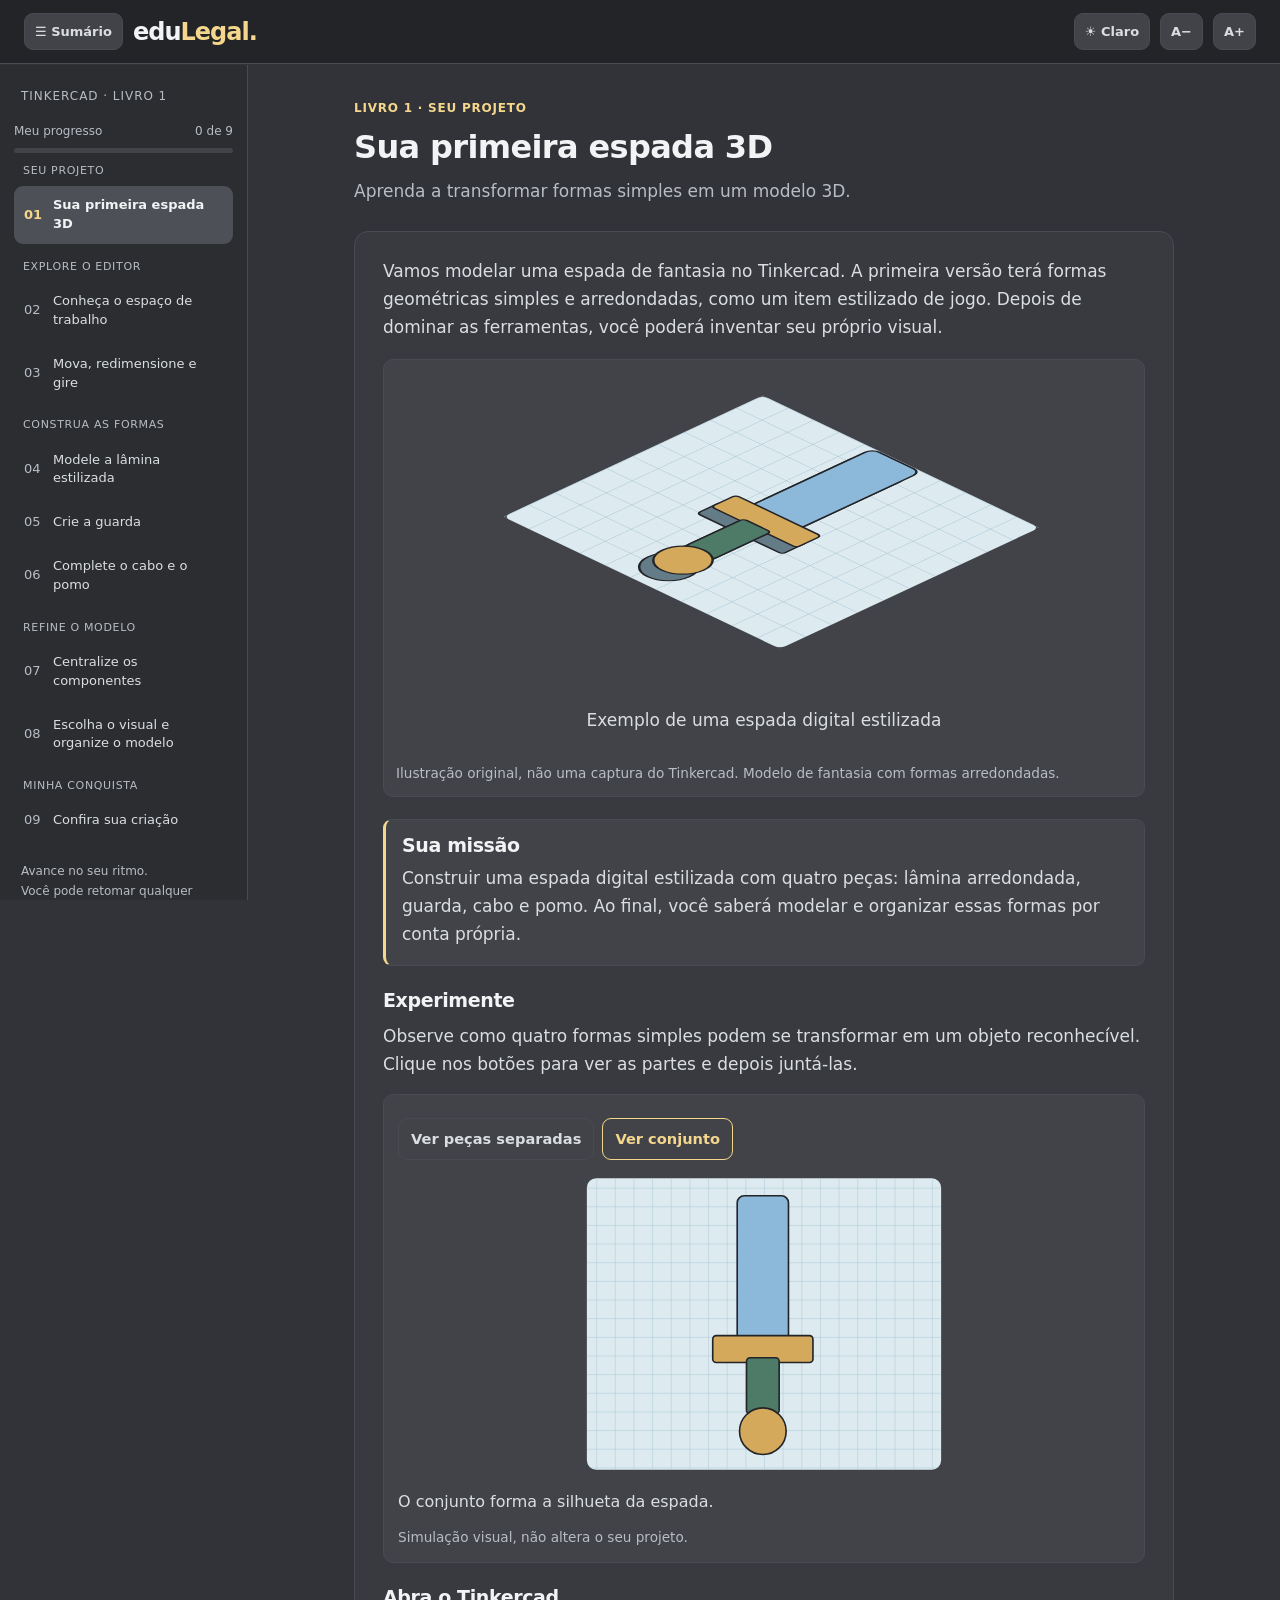
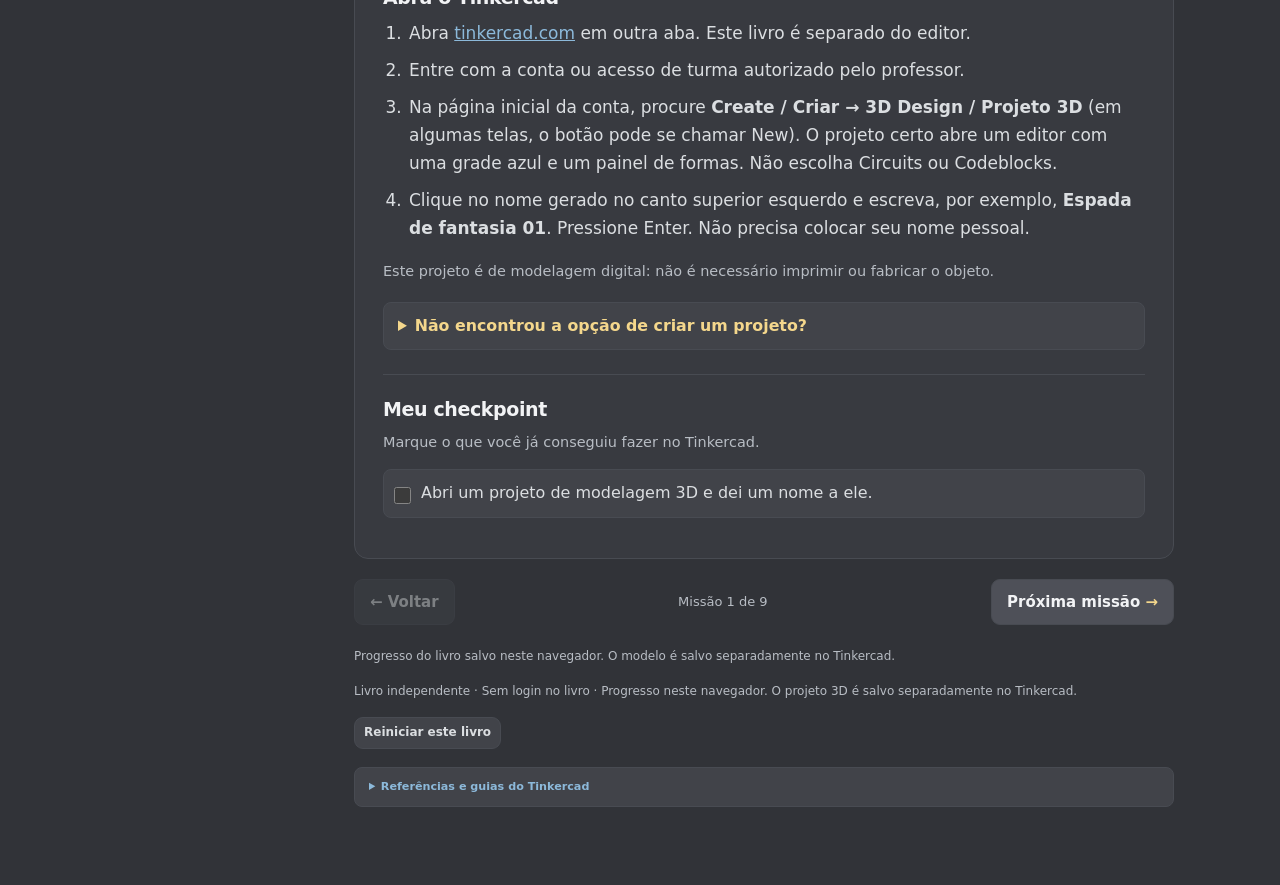
<file: livros/tinkercad-espada-1.html>
<!doctype html><html lang="pt-BR" data-theme="dark"><head><meta charset="utf-8"><meta name="viewport" content="width=device-width, initial-scale=1"><meta name="robots" content="noindex,nofollow"><meta name="referrer" content="no-referrer"><title>Tinkercad · Livro 1 — Minha primeira espada 3D · EduLegal</title><style>:root{color-scheme:dark;--bg:#313338;--side:#2b2d31;--head:#232428;--card:#383a40;--raised:#414349;--select:#4e5058;--line:#484b52;--title:#f2f3f5;--text:#dbdee1;--muted:#b8bdc4;--gold:#f4d78c;--blue:#8cb9da;--green:#83b89c;--error:#efaca5;--code:#232428;--focus:#f4d78c;--scale:1}
:root[data-theme="light"]{color-scheme:light;--bg:#fbf8ef;--side:#f0eee6;--head:#fffdf8;--card:#fffdf8;--raised:#f1efe7;--select:#e5e3dd;--line:#d8d7ce;--title:#253832;--text:#253832;--muted:#52645b;--gold:#89651b;--blue:#286b98;--green:#21765e;--error:#a6362a;--code:#232428;--focus:#286b98}
*{box-sizing:border-box}html{scroll-behavior:auto}body{margin:0;background:var(--bg);color:var(--text);font-family:Inter,system-ui,-apple-system,BlinkMacSystemFont,"Segoe UI",sans-serif;font-size:calc(17px * var(--scale));line-height:1.65}button,input,select{font:inherit}button{cursor:pointer;color:var(--text);background:var(--raised);border:1px solid var(--line);border-radius:9px;padding:10px 15px;font-weight:600}button:hover:not(:disabled){background:var(--select)}button:focus-visible,summary:focus-visible,a:focus-visible,input:focus-visible,select:focus-visible{outline:3px solid var(--focus);outline-offset:3px}button:disabled{opacity:.45;cursor:default}a{color:var(--blue)}button.primary{background:var(--select);border-color:var(--line);color:var(--title)}button.primary::after{content:"  →";color:var(--gold)}header{background:var(--head);border-bottom:1px solid var(--line);display:flex;align-items:center;justify-content:space-between;gap:12px;padding:13px 24px;position:sticky;top:0;z-index:3}.brand{font-size:24px;line-height:1.1;font-weight:800;letter-spacing:-1px;color:var(--title);white-space:nowrap}.brand span{color:var(--gold)}.head-left,.tools{display:flex;gap:10px;align-items:center;flex-wrap:wrap}.tools button,#menuToggle{font-size:13px;padding:7px 10px}.layout{display:grid;grid-template-columns:248px minmax(0,1fr);min-height:calc(100vh - 65px)}aside{background:var(--side);border-right:1px solid var(--line);padding:22px 14px;position:sticky;top:65px;height:calc(100vh - 65px);overflow:auto}body.closed .layout{grid-template-columns:1fr}body.closed aside{display:none}aside .small{font-size:12px;letter-spacing:.08em;text-transform:uppercase;color:var(--muted);margin:0 7px 15px}.nav{display:grid;gap:5px}.nav button{border:0;background:transparent;font-size:13px;text-align:left;line-height:1.45;padding:10px;color:var(--text);font-weight:500;display:flex;align-items:center;gap:7px}.nav button.active{background:var(--select);color:var(--title);font-weight:700}.nav button .mark{margin-left:auto;color:var(--green)}.nav button:hover{background:var(--raised)}.sidefoot{font-size:12px;color:var(--muted);margin:22px 7px}.progress-track{height:5px;background:var(--raised);border-radius:8px;overflow:hidden}.progress-fill{height:100%;width:0;background:var(--gold);border-radius:8px;transition:width .15s}.progress-info{font-size:12px;color:var(--muted);display:flex;justify-content:space-between;margin-bottom:6px}main{padding:35px 30px 60px;min-width:0}.pagewrap{max-width:820px;margin:0 auto}.eyebrow{color:var(--gold);font-size:12px;font-weight:700;letter-spacing:.065em;text-transform:uppercase;margin-bottom:8px}h1,h2,h3{color:var(--title);line-height:1.3;margin:0;letter-spacing:-.02em}h1{font-size:calc(32px * var(--scale));font-weight:750}h3{font-size:calc(19px * var(--scale));margin:22px 0 7px}p{margin:9px 0 15px}.subtitle{color:var(--muted);margin:8px 0 26px}.content{background:var(--card);border:1px solid var(--line);border-radius:14px;padding:25px 28px}.content>:first-child{margin-top:0}.lead{font-size:calc(19px * var(--scale))}.goal,.test,.placement{background:var(--raised);border:1px solid var(--line);border-left:3px solid var(--gold);border-radius:9px;padding:13px 16px;margin:16px 0}.goal h3,.test h3{margin:0 0 6px;color:var(--title)}.goal p,.test p,.placement p{margin:4px 0}.test{border-left-color:var(--blue)}.placement{border-left-color:var(--blue);font-size:.95em}.muted{color:var(--muted);font-size:.85em}.tree,.index-demo{background:var(--raised);border:1px solid var(--line);border-radius:9px;padding:14px 16px;font:500 .9em/1.9 ui-monospace,Consolas,monospace;overflow-x:auto}.tree small{font:400 11px/1.5 system-ui;color:var(--muted);margin-left:5px}.d1{padding-left:15px}.d2{padding-left:30px}.d3{padding-left:45px;white-space:nowrap}.blue{color:var(--blue)}.gold{color:var(--gold)}.green{color:var(--green)}.plain{font-family:inherit}.index-demo{display:grid;grid-template-columns:repeat(4,minmax(0,1fr));gap:8px;padding:8px}.index-demo div{text-align:center;border:1px solid var(--line);padding:9px 2px;border-radius:7px;font-size:13px}.index-demo small{display:block;color:var(--muted);font-family:inherit}.mock{background:#e63430;border-radius:8px;padding:14px;display:grid;gap:16px;min-height:150px;color:#171717}.mock-q,.mock-answers span,.mock-feedback{background:#fffdf8;padding:8px;border-radius:4px;text-align:center}.mock-q{font-weight:600;max-width:100%}.mock-answers{display:grid;grid-template-columns:repeat(4,minmax(0,1fr));gap:8px}.mock-answers span{font-size:13px;overflow-wrap:anywhere}.mock-feedback{justify-self:center;font-weight:700;color:#176745}.mock-feedback:empty{display:none}ol{padding-left:24px;margin:8px 0 18px}li{padding-left:2px;margin:9px 0}code{font-family:ui-monospace,Consolas,monospace;font-size:.88em;overflow-wrap:anywhere}p code,li code{color:var(--blue);background:var(--raised);padding:2px 4px;border-radius:4px}pre{background:var(--code);color:#e6edf3;border:1px solid #474b51;border-radius:9px;padding:17px 16px;overflow:auto;line-height:1.65;tab-size:4;white-space:pre;margin:13px 0 17px}pre code{font-size:calc(13.5px * var(--scale));overflow-wrap:normal}details{margin:18px 0;background:var(--raised);border:1px solid var(--line);border-radius:8px;padding:10px 14px}summary{cursor:pointer;color:var(--blue);font-weight:600;font-size:.93em}details.hint summary{color:var(--gold)}details p{margin-bottom:5px}.check{border-top:1px solid var(--line);margin-top:24px;padding-top:3px}.choices{display:grid;gap:7px}.choices button{text-align:left;font-weight:500;font-size:.94em}.choices button.chosen{border:2px solid var(--blue);padding:9px 14px}.choices button.correct{border-color:var(--green);color:var(--green)}.choices button.wrong{border-color:var(--error);color:var(--error)}.feedback{margin:8px 0 0;min-height:0;font-size:.92em}.feedback.good{color:var(--green)}.feedback.try{color:var(--gold)}.bottomnav{display:flex;gap:10px;align-items:center;justify-content:space-between;margin-top:20px;flex-wrap:wrap}.bottomnav button{font-size:.88em}.stepcount{font-size:13px;color:var(--muted)}.demo{border:1px solid var(--line);background:var(--raised);padding:16px;border-radius:12px}.demo-top{display:flex;justify-content:space-between;align-items:center;gap:10px;color:var(--muted);font-size:12px}.demo-question{font-size:1.12em;font-weight:700;color:var(--title);margin:10px 0}.demo-options{display:grid;grid-template-columns:1fr 1fr;gap:8px}.demo-options button{background:var(--card);font-weight:500;min-height:44px;font-size:.9em}.demo-options button:disabled{opacity:.7}.demo-msg{min-height:1.6em;margin-top:9px;font-weight:600}.demo-reset{font-size:12px;padding:6px 9px;margin-top:6px}.demo-score{font-size:2.1em;font-weight:750;color:var(--gold);line-height:1.4}#builder{display:grid;gap:8px}#builder label{font-weight:600;font-size:.9em}.builder-options{display:grid;grid-template-columns:1fr 1fr;gap:8px}#builder input,#builder select{display:block;width:100%;border:1px solid var(--line);border-radius:8px;background:var(--bg);color:var(--text);padding:9px;margin:4px 0 8px;font-size:.95em;min-width:0}#builder button{justify-self:start}.testlist{display:grid;gap:8px;margin:15px 0}.testlist label{display:flex;align-items:flex-start;gap:10px;background:var(--raised);border:1px solid var(--line);padding:10px;border-radius:8px;font-size:.94em;cursor:pointer}.testlist input{margin:7px 0 0;accent-color:var(--green);width:17px;height:17px;flex:none}.testlist label:has(input:checked){border-color:var(--green)}.footnote{color:var(--muted);font-size:12px;margin:22px 0 0}.footnote button{font-size:12px;padding:5px 9px}.sr{position:absolute;width:1px;height:1px;overflow:hidden;clip-path:inset(50%)}[hidden]{display:none!important}@media(max-width:760px){header{padding:10px 12px;position:relative}.brand{font-size:21px}.head-left{gap:6px}.tools{gap:4px}.tools button,#menuToggle{font-size:12px;padding:6px 8px}.layout{grid-template-columns:1fr}aside{position:static;height:auto;border-right:0;border-bottom:1px solid var(--line);padding:12px}.nav{grid-template-columns:1fr 1fr}.sidefoot{margin:10px 6px}.pagewrap{max-width:100%}main{padding:23px 13px 35px}.content{padding:18px 15px}h1{font-size:calc(26px * var(--scale))}.mock-answers{grid-template-columns:1fr 1fr}.index-demo{grid-template-columns:1fr 1fr}.d3{padding-left:30px}.bottomnav{gap:8px}.stepcount{width:100%;order:-1;text-align:center}.progress-info{font-size:11px}.tools .font-label{display:none}}@media(max-width:390px){.tools button{padding:5px 6px}.brand{font-size:19px}.nav{grid-template-columns:1fr}.builder-options{grid-template-columns:1fr}.content{padding:15px 12px}.demo-options{grid-template-columns:1fr 1fr}}@media(prefers-reduced-motion:reduce){*{transition:none!important}}

.need-question{font-size:calc(21px * var(--scale));font-weight:650;line-height:1.4;letter-spacing:-.015em;color:var(--gold);margin:0 0 22px;max-width:680px}
.need-question+h3{margin-top:0}.content ul{padding-left:24px}.diagram{margin:18px 0 22px;background:var(--raised);border:1px solid var(--line);border-radius:10px;padding:12px;overflow:hidden}.diagram svg{display:block;width:100%;height:auto;max-height:380px;color:var(--text)}.diagram figcaption,.lab small{font-size:.8em;color:var(--muted);margin:10px 0 0;display:block}.lab{background:var(--raised);border:1px solid var(--line);border-radius:10px;padding:14px;margin:16px 0}.lab svg{width:100%;height:auto;display:block;max-height:310px}.lab-controls{display:flex;flex-wrap:wrap;gap:8px;margin:9px 0}.lab-controls button{font-size:.86em;padding:8px 12px}.lab-controls button[aria-pressed=true]{border-color:var(--gold);color:var(--gold)}.lab-msg{margin:10px 0 0;color:var(--text);font-size:.94em;min-height:1.6em}.slider-row{display:grid;grid-template-columns:118px 1fr 64px;align-items:center;gap:10px;margin:9px 0;font-size:.84em}.slider-row input{min-width:0;width:100%;accent-color:var(--gold)}.slider-row output{text-align:right;color:var(--gold);font-variant-numeric:tabular-nums}.shape-card{border:1px solid var(--line);border-radius:10px;padding:12px 14px;margin:14px 0;display:grid;grid-template-columns:15px 1fr;gap:6px 10px;background:var(--raised)}.shape-dot{width:13px;height:13px;border-radius:3px;margin-top:7px}.shape-card small{display:block;color:var(--muted);font-size:.75em}.dim{grid-column:2;display:grid;grid-template-columns:repeat(3,1fr);gap:8px}.dim>span{font-weight:700;color:var(--blue)}.dim small{font-weight:400}.prediction{background:var(--raised);border-left:3px solid var(--gold);border-radius:7px;padding:10px 14px;margin:16px 0}.prediction b{color:var(--gold)}.prediction p{margin:5px 0}.practice{margin-top:24px;border-top:1px solid var(--line)}kbd{font:600 .82em system-ui;background:var(--head);border:1px solid var(--line);border-radius:4px;padding:2px 6px;color:var(--blue)}.note-wrap label{display:block;margin-bottom:7px}.note-wrap textarea{display:block;width:100%;font:inherit;resize:vertical;color:var(--text);background:var(--bg);border:1px solid var(--line);border-radius:8px;padding:10px}.nav .section-label{color:var(--muted);font-size:11px;letter-spacing:.06em;text-transform:uppercase;padding:9px 9px 1px}.nav button .num{font-variant-numeric:tabular-nums;color:var(--muted);min-width:22px}.nav button.active .num{color:var(--gold)}.swatch{display:inline-block;width:12px;height:12px;border-radius:3px;margin-right:7px;vertical-align:baseline}.footnote a{overflow-wrap:anywhere}.sr:focus{position:fixed;top:5px;left:5px;width:auto;height:auto;clip-path:none;z-index:10;background:var(--card);padding:8px}@media(max-width:760px){.need-question{font-size:calc(19px * var(--scale))}.nav{grid-template-columns:1fr}.diagram{padding:7px}.slider-row{grid-template-columns:93px 1fr 48px;gap:6px}.lab{padding:10px}}.micro-tabs{display:flex;flex-wrap:wrap;gap:7px;margin:16px 0 20px;padding-bottom:10px;border-bottom:1px solid var(--line)}.micro-tabs button{font-size:14px;padding:8px 12px}.micro-tabs button[aria-pressed="true"]{background:var(--select);border-color:var(--gold);color:var(--title)}.micro-panel[hidden]{display:none!important}.micro-next{display:flex;justify-content:flex-end;margin-top:18px}.micro-next button{max-width:100%}.micro-panel h3:first-child{margin-top:0}</style></head><body><header><div class="head-left"><button id="menuToggle" type="button" aria-controls="sidebar" aria-expanded="true" aria-label="Mostrar ou ocultar sumário">☰ Sumário</button><div class="brand">edu<span>Legal.</span></div></div><div class="tools"><button type="button" id="themeBtn">☀ Claro</button><button type="button" id="fontDown" aria-label="Diminuir tamanho do texto">A−</button><button type="button" id="fontUp" aria-label="Aumentar tamanho do texto">A+</button></div></header><a id="skipContent" href="#pageTitle" class="sr">Ir para o conteúdo</a><div class="layout"><aside id="sidebar" aria-label="Sumário"><p class="small">Tinkercad · Livro 1</p><div class="progress-info"><span>Meu progresso</span><span id="progressText"></span></div><div id="bookProgress" role="progressbar" aria-label="Etapas concluídas" aria-valuemin="0" aria-valuemax="9" class="progress-track"><div class="progress-fill" id="progressFill"></div></div><nav id="chapters" class="nav" aria-label="Capítulos"></nav><div class="sidefoot">Avance no seu ritmo.<br>Você pode retomar qualquer missão.</div></aside><main><div class="pagewrap"><div class="eyebrow" id="chapterLabel"></div><h1 id="pageTitle" tabindex="-1">Sua primeira espada 3D</h1><p id="pageDesc" class="subtitle"></p><article class="content" id="content"></article><nav class="bottomnav" aria-label="Etapas"><button type="button" id="prev">← Voltar</button><span class="stepcount" id="stepCount"></span><button type="button" id="next" class="primary">Próxima missão</button></nav><footer class="footnote"><p id="saveState"></p><p>Livro independente · Sem login no livro · Progresso neste navegador. O projeto 3D é salvo separadamente no Tinkercad.</p><button type="button" id="resetBook">Reiniciar este livro</button><details><summary>Referências e guias do Tinkercad</summary><p><a href="https://www.tinkercad.com/learn/designs" target="_blank" rel="noopener noreferrer">Tutoriais de modelagem 3D</a><br><a href="https://www.tinkercad.com/learn/designs/collection/3d-design-basics" target="_blank" rel="noopener noreferrer">Aprenda o básico</a><br><a href="https://images.tinkercad.com/jl5ii4oqrdmc/6TNFVIF89KMN9CPLLH97U0/a847b794b1b579f1529d87863783df8d/Tinkercad_keyboard_shortcuts_2_up.pdf" target="_blank" rel="noopener noreferrer">Atalhos oficiais (PDF)</a><br><a href="https://libguides.uthscsa.edu/3Dmodeling/workplane" target="_blank" rel="noopener noreferrer">Ver imagens reais do editor ↗</a><br><a href="https://libguides.uthscsa.edu/3Dmodeling/using-shapes" target="_blank" rel="noopener noreferrer">Ver exemplos reais de movimentação, alças e rotação ↗</a><br><a href="https://libguides.eduhk.hk/c.php?g=987961&p=7206248" target="_blank" rel="noopener noreferrer">Consultar guia ilustrado atualizado ↗</a></p><p>As ilustrações deste livro são esquemas autorais, não capturas da interface. Os controles podem variar de acordo com a versão do editor. As experimentações simulam conceitos e não alteram o seu projeto no Tinkercad.</p></details></footer></div></main></div><noscript><p>Este livro precisa de JavaScript para funcionar.</p></noscript><script>
"use strict";
const pages=[{"c":0,"t":"Sua primeira espada 3D","d":"Aprenda a transformar formas simples em um modelo 3D.","body":"\u003cp>Vamos modelar uma espada de fantasia no Tinkercad. A primeira versão terá formas geométricas simples e arredondadas, como um item estilizado de jogo. Depois de dominar as ferramentas, você poderá inventar seu próprio visual.\u003c/p>\u003cfigure class=\"diagram\">\u003csvg viewBox=\"0 0 420 290\" role=\"img\" aria-label=\"Espada digital estilizada composta de quatro formas sobre uma grade em perspectiva\">\u003cdefs>\u003cpattern id=\"isogrid\" width=\"22\" height=\"22\" patternUnits=\"userSpaceOnUse\">\u003cpath d=\"M22 0H0V22\" fill=\"none\" stroke=\"#9DBECD\" stroke-width=\".8\"/>\u003c/pattern>\u003c/defs>\u003cg transform=\"translate(209 18) matrix(.88 .42 -.9 .42 0 0)\">\u003crect x=\"0\" y=\"0\" width=\"240\" height=\"220\" rx=\"5\" fill=\"#DDEAF0\"/>\u003crect x=\"0\" y=\"0\" width=\"240\" height=\"220\" fill=\"url(#isogrid)\"/>\u003cg transform=\"translate(0 -11)\">\u003crect x=\"96\" y=\"24\" width=\"42\" height=\"104\" rx=\"6\" fill=\"#647B88\" opacity=\"1\" stroke=\"#232428\" stroke-width=\"1.5\"/>\u003crect x=\"96\" y=\"12\" width=\"42\" height=\"104\" rx=\"6\" fill=\"#8CB9DA\" opacity=\"1\" stroke=\"#232428\" stroke-width=\"1.5\"/>\u003crect x=\"80\" y=\"124\" width=\"74\" height=\"21\" rx=\"3\" fill=\"#647B88\" opacity=\"1\" stroke=\"#232428\" stroke-width=\"1.5\"/>\u003crect x=\"80\" y=\"112\" width=\"74\" height=\"21\" rx=\"3\" fill=\"#D5A95B\" opacity=\"1\" stroke=\"#232428\" stroke-width=\"1.5\"/>\u003crect x=\"105\" y=\"142\" width=\"24\" height=\"49\" rx=\"3\" fill=\"#647B88\" opacity=\"1\" stroke=\"#232428\" stroke-width=\"1.5\"/>\u003crect x=\"105\" y=\"130\" width=\"24\" height=\"49\" rx=\"3\" fill=\"#4D7B68\" opacity=\"1\" stroke=\"#232428\" stroke-width=\"1.5\"/>\u003crect x=\"99\" y=\"187\" width=\"36\" height=\"36\" rx=\"18\" fill=\"#647B88\" opacity=\"1\" stroke=\"#232428\" stroke-width=\"1.5\"/>\u003crect x=\"99\" y=\"175\" width=\"36\" height=\"36\" rx=\"18\" fill=\"#D5A95B\" opacity=\"1\" stroke=\"#232428\" stroke-width=\"1.5\"/>\u003c/g>\u003c/g>\u003ctext x=\"210\" y=\"270\" text-anchor=\"middle\" fill=\"currentColor\" font-size=\"13\">Exemplo de uma espada digital estilizada\u003c/text>\u003c/svg>\u003cfigcaption>Ilustração original, não uma captura do Tinkercad. Modelo de fantasia com formas arredondadas.\u003c/figcaption>\u003c/figure>\u003cdiv class=\"goal\">\u003ch3>Sua missão\u003c/h3>\u003cp>Construir uma espada digital estilizada com quatro peças: lâmina arredondada, guarda, cabo e pomo. Ao final, você saberá modelar e organizar essas formas por conta própria.\u003c/p>\u003c/div>\u003ch3>Experimente\u003c/h3>\u003cp>Observe como quatro formas simples podem se transformar em um objeto reconhecível. Clique nos botões para ver as partes e depois juntá-las.\u003c/p>\u003cdiv class=\"lab\" data-lab=\"parts\">\u003c/div>\u003ch3>Abra o Tinkercad\u003c/h3>\u003col>\u003cli>Abra \u003ca href=\"https://www.tinkercad.com/\" target=\"_blank\" rel=\"noopener noreferrer\">tinkercad.com\u003c/a> em outra aba. Este livro é separado do editor.\u003c/li>\u003cli>Entre com a conta ou acesso de turma autorizado pelo professor.\u003c/li>\u003cli>Na página inicial da conta, procure \u003cb>Create / Criar → 3D Design / Projeto 3D\u003c/b> (em algumas telas, o botão pode se chamar New). O projeto certo abre um editor com uma grade azul e um painel de formas. Não escolha Circuits ou Codeblocks.\u003c/li>\u003cli>Clique no nome gerado no canto superior esquerdo e escreva, por exemplo, \u003cb>Espada de fantasia 01\u003c/b>. Pressione Enter. Não precisa colocar seu nome pessoal.\u003c/li>\u003c/ol>\u003cp class=\"muted\">Este projeto é de modelagem digital: não é necessário imprimir ou fabricar o objeto.\u003c/p>\u003cdetails class=\"hint\">\u003csummary>Não encontrou a opção de criar um projeto?\u003c/summary>\u003cdiv>\u003cp>Veja os \u003ca href=\"https://www.tinkercad.com/learn/designs/collection/3d-design-basics\" target=\"_blank\" rel=\"noopener noreferrer\">Tutoriais oficiais de modelagem básica ↗\u003c/a>. Se estiver em uma turma, confirme com o professor como entrar no espaço de criação. O livro não precisa de conta, mas o editor do Tinkercad precisa de um acesso autorizado.\u003c/p>\u003c/div>\u003c/details>\u003cdiv class=\"practice\">\u003ch3>Meu checkpoint\u003c/h3>\u003cp class=\"muted\">Marque o que você já conseguiu fazer no Tinkercad.\u003c/p>\u003cdiv class=\"testlist\">\u003clabel>\u003cinput type=\"checkbox\" data-task=\"0:0\">\u003cspan>Abri um projeto de modelagem 3D e dei um nome a ele.\u003c/span>\u003c/label>\u003c/div>\u003c/div>","tasks":["Abri um projeto de modelagem 3D e dei um nome a ele."]},{"c":1,"t":"Conheça o espaço de trabalho","d":"Descubra onde criar e como olhar para seu modelo.","body":"\u003ch2 class=\"need-question\">Se você gira a câmera, o objeto também gira?\u003c/h2>\u003ch3>Entenda\u003c/h3>\u003cp>O Tinkercad tem um plano de trabalho (Workplane), uma área de formas e ferramentas de edição. O cubo de visão e os movimentos da câmera permitem observar o mesmo objeto de lugares diferentes.\u003c/p>\u003cfigure class=\"diagram\">\u003csvg viewBox=\"0 0 620 350\" role=\"img\" aria-label=\"Esquema da interface: nome, ferramentas, cubo de visão, plano de trabalho e formas básicas\">\u003crect x=\"8\" y=\"8\" width=\"604\" height=\"334\" rx=\"9\" fill=\"#F0F3F5\"/>\u003crect x=\"8\" y=\"8\" width=\"604\" height=\"45\" rx=\"9\" fill=\"#263D4C\"/>\u003ctext x=\"22\" y=\"36\" font-size=\"14\" fill=\"#FFF\" font-weight=\"700\">Nome do projeto\u003c/text>\u003cg fill=\"#E7EDF1\" font-size=\"12\">\u003ctext x=\"262\" y=\"36\">Desfazer\u003c/text>\u003ctext x=\"342\" y=\"36\">Agrupar\u003c/text>\u003ctext x=\"422\" y=\"36\">Alinhar\u003c/text>\u003c/g>\u003crect x=\"10\" y=\"55\" width=\"454\" height=\"285\" fill=\"#E0E9ED\"/>\u003cg transform=\"translate(20 65)\">\u003cpath d=\"M0 18L23 4L47 18L24 32Z\" fill=\"#B6C7D0\"/>\u003cpath d=\"M0 18V45L24 58V32Z\" fill=\"#9BABBA\"/>\u003cpath d=\"M24 32L47 18V45L24 58Z\" fill=\"#78909F\"/>\u003ctext x=\"23\" y=\"22\" font-size=\"8\" fill=\"#263D4C\" text-anchor=\"middle\">TOP\u003c/text>\u003c/g>\u003ctext x=\"76\" y=\"100\" fill=\"#304955\" font-size=\"12\">Cubo de visão\u003c/text>\u003cdefs>\u003cpattern id=\"ui-grid\" width=\"16\" height=\"16\" patternUnits=\"userSpaceOnUse\">\u003cpath d=\"M16 0H0V16\" stroke=\"#91B2C2\" stroke-width=\".8\" fill=\"none\"/>\u003c/pattern>\u003c/defs>\u003cg transform=\"translate(238 126) matrix(.84 .37 -.84 .37 0 0)\">\u003crect width=\"218\" height=\"218\" fill=\"#BCD7E5\"/>\u003crect width=\"218\" height=\"218\" fill=\"url(#ui-grid)\"/>\u003c/g>\u003ctext x=\"240\" y=\"305\" font-size=\"14\" text-anchor=\"middle\" font-weight=\"700\" fill=\"#304955\">Plano de trabalho · Workplane\u003c/text>\u003crect x=\"465\" y=\"55\" width=\"146\" height=\"285\" fill=\"#FFF\"/>\u003ctext x=\"538\" y=\"81\" text-anchor=\"middle\" font-size=\"12\" font-weight=\"700\" fill=\"#304955\">Formas básicas\u003c/text>\u003cg transform=\"translate(482 98)\">\u003crect width=\"50\" height=\"56\" rx=\"5\" fill=\"#E7EEF1\"/>\u003crect x=\"11\" y=\"9\" width=\"28\" height=\"28\" fill=\"#D46F65\"/>\u003ctext x=\"25\" y=\"49\" text-anchor=\"middle\" font-size=\"9\" fill=\"#304955\">Box\u003c/text>\u003c/g>\u003cg transform=\"translate(545 98)\">\u003crect width=\"50\" height=\"56\" rx=\"5\" fill=\"#E7EEF1\"/>\u003crect x=\"13\" y=\"15\" width=\"24\" height=\"21\" fill=\"#6A9BC1\"/>\u003cellipse cx=\"25\" cy=\"15\" rx=\"12\" ry=\"7\" fill=\"#8CB9DA\"/>\u003ctext x=\"25\" y=\"49\" text-anchor=\"middle\" font-size=\"9\" fill=\"#304955\">Cylinder\u003c/text>\u003c/g>\u003ctext x=\"538\" y=\"189\" text-anchor=\"middle\" font-size=\"11\" fill=\"#526E7D\">Arraste formas\u003c/text>\u003cpath d=\"M523 200H437l12 -8m-12 8 12 8\" stroke=\"#526E7D\" stroke-width=\"2\" fill=\"none\"/>\u003c/svg>\u003cfigcaption>Esquema da organização do editor. Os nomes, os ícones e a posição de algumas ferramentas podem variar com o idioma e a versão. Não é uma captura de tela.\u003c/figcaption>\u003c/figure>\u003cp class=\"muted\">Quer comparar com a interface verdadeira? \u003ca href=\"https://libguides.uthscsa.edu/3Dmodeling/workplane\" target=\"_blank\" rel=\"noopener noreferrer\">Ver imagens reais do editor ↗\u003c/a>. As imagens externas podem mostrar uma versão diferente do editor.\u003c/p>\u003ch3>Experimente\u003c/h3>\u003col>\u003cli>Na área de formas básicas (Basic Shapes), arraste uma Caixa (Box) para o plano azul.\u003c/li>\u003cli>Selecione a caixa e pressione \u003ckbd>F\u003c/kbd> para enquadrar a seleção.\u003c/li>\u003cli>Segure o botão direito do mouse e arraste para orbitar. Use a roda do mouse para aproximar ou afastar.\u003c/li>\u003cli>Clique em Top (Superior) no cubo de visão. Depois clique em Front (Frente) ou numa face lateral. Observe a mesma caixa de ângulos diferentes.\u003c/li>\u003c/ol>\u003ch3>Observe\u003c/h3>\u003cp>A câmera muda a maneira de enxergar a caixa, não sua posição real. Deixe a caixa no projeto; ela será a peça de treino e, depois, a primeira forma do modelo.\u003c/p>\u003cdetails class=\"hint\">\u003csummary>Uma dica, se precisar\u003c/summary>\u003cdiv>\u003cp>Se F não funcionar, clique primeiro na área de modelagem e selecione a caixa. Se estiver usando um touchpad, peça ajuda para controlar a câmera. A opção Top do cubo de visão é uma alternativa rápida. Se ainda não reconhecer a tela, consulte os \u003ca href=\"https://www.tinkercad.com/learn/designs/collection/3d-design-basics\" target=\"_blank\" rel=\"noopener noreferrer\">Tutoriais oficiais de modelagem básica ↗\u003c/a>.\u003c/p>\u003c/div>\u003c/details>\u003cdiv class=\"check\" data-hint=\"Compare a mudança de vista com a mudança física da caixa. O objeto continua onde estava?\" data-correct=\"1\">\u003ch3>Confira sua compreensão\u003c/h3>\u003cp>Você muda da vista Top para Front. O que acontece com a caixa?\u003c/p>\u003cdiv class=\"choices\">\u003cbutton type=\"button\" data-answer=\"0\">O objeto muda de posição no plano.\u003c/button>\u003cbutton type=\"button\" data-answer=\"1\">A câmera muda; a caixa continua no mesmo lugar.\u003c/button>\u003cbutton type=\"button\" data-answer=\"2\">A caixa perde a altura.\u003c/button>\u003c/div>\u003cp class=\"feedback\" role=\"status\">\u003c/p>\u003ctemplate>A câmera permite observar o objeto por outros ângulos sem modificar sua geometria.\u003c/template>\u003c/div>\u003cdiv class=\"practice\">\u003ch3>Meu checkpoint\u003c/h3>\u003cp class=\"muted\">Marque o que você já conseguiu fazer no Tinkercad.\u003c/p>\u003cdiv class=\"testlist\">\u003clabel>\u003cinput type=\"checkbox\" data-task=\"1:0\">\u003cspan>Inseri uma caixa e consegui mudar a vista.\u003c/span>\u003c/label>\u003c/div>\u003c/div>","tasks":["Inseri uma caixa e consegui mudar a vista."]},{"c":1,"t":"Mova, redimensione e gire","d":"Três ações diferentes, uma caixa de treino. Experimente uma ação de cada vez.","body":"\u003cp>Use a caixa da missão anterior. Você vai aprender três ações que usará em todo o projeto.\u003c/p>\u003cdiv class=\"micro\" data-micro>\u003cdiv class=\"micro-tabs\" role=\"group\" aria-label=\"Etapas desta missão\">\u003cbutton type=\"button\" data-micro-go=\"0\" aria-pressed=\"true\">1. Mover\u003c/button>\u003cbutton type=\"button\" data-micro-go=\"1\" aria-pressed=\"false\">2. Redimensionar\u003c/button>\u003cbutton type=\"button\" data-micro-go=\"2\" aria-pressed=\"false\">3. Rotacionar\u003c/button>\u003c/div>\u003csection class=\"micro-panel\" data-micro-panel=\"0\" >\u003ch3>Entenda · posição\u003c/h3>\u003cp>Mover uma peça é mudar seu lugar, sem mudar seu tamanho.\u003c/p>\u003cfigure class=\"diagram\">\u003csvg viewBox=\"0 0 420 165\" role=\"img\" aria-label=\"Uma caixa mantém seu tamanho e muda de lugar no plano\">\u003crect x=\"8\" y=\"8\" width=\"404\" height=\"149\" rx=\"8\" fill=\"#DDEAF0\"/>\u003crect x=\"58\" y=\"48\" width=\"68\" height=\"68\" rx=\"4\" fill=\"none\" stroke=\"#42647A\" stroke-width=\"2\" stroke-dasharray=\"5 4\"/>\u003crect x=\"278\" y=\"48\" width=\"68\" height=\"68\" rx=\"4\" fill=\"#8CB9DA\" stroke=\"#42647A\" stroke-width=\"2\"/>\u003cpath d=\"M148 82H258m-10 -8 10 8-10 8\" fill=\"none\" stroke=\"#2B695A\" stroke-width=\"3\"/>\u003ctext x=\"92\" y=\"137\" text-anchor=\"middle\" font-size=\"13\" fill=\"#304955\">Antes\u003c/text>\u003ctext x=\"312\" y=\"137\" text-anchor=\"middle\" font-size=\"13\" fill=\"#304955\">Depois\u003c/text>\u003c/svg>\u003cfigcaption>Vista de cima esquemática: arraste o corpo da caixa, não as alças.\u003c/figcaption>\u003c/figure>\u003ch3>Experimente\u003c/h3>\u003col>\u003cli>Na vista Top, selecione a caixa e arraste seu corpo, sem tocar nas alças.\u003c/li>\u003cli>Pressione uma seta do teclado com o foco no editor. A peça deve se deslocar um passo da grade.\u003c/li>\u003c/ol>\u003ch3>Observe\u003c/h3>\u003cp>A caixa se moveu no plano. Se ficar fora de vista, pressione F com a caixa selecionada para enquadrá-la. Se perdeu a seleção, procure o controle de enquadramento de todos os objetos no painel de visualização.\u003c/p>\u003cdiv class=\"micro-next\">\u003cbutton type=\"button\" class=\"primary\" data-micro-go=\"1\">Próxima: Redimensionar\u003c/button>\u003c/div>\u003c/section>\u003csection class=\"micro-panel\" data-micro-panel=\"1\" hidden>\u003ch3>Entenda · dimensões\u003c/h3>\u003cp>Em um objeto 3D, X e Y são as direções do plano azul; Z representa a altura. O Tinkercad usa milímetros (mm) por padrão. Se a unidade foi alterada, procure Edit Grid ou as configurações da grade para voltar a mm.\u003c/p>\u003cp>Antes de mexer: o que você espera que aconteça se aumentar só Y?\u003c/p>\u003cdiv class=\"lab\" data-lab=\"axes\">\u003c/div>\u003ch3>Experimente no Tinkercad\u003c/h3>\u003cfigure class=\"diagram\">\u003csvg viewBox=\"0 0 420 235\" role=\"img\" aria-label=\"Uma caixa selecionada com alças de redimensionamento no plano e alça de altura\">\u003crect x=\"10\" y=\"10\" width=\"400\" height=\"215\" rx=\"8\" fill=\"#DDEAF0\"/>\u003cg transform=\"translate(95 84)\">\u003cpath d=\"M0 30L110 0L203 42L93 73Z\" fill=\"#8CB9DA\" stroke=\"#42647A\"/>\u003cpath d=\"M0 30V65L93 109V73Z\" fill=\"#6F9CB7\" stroke=\"#42647A\"/>\u003cpath d=\"M93 73L203 42V77L93 109Z\" fill=\"#527E99\" stroke=\"#42647A\"/>\u003cg fill=\"#FFF\" stroke=\"#304955\">\u003crect x=\"-5\" y=\"60\" width=\"10\" height=\"10\"/>\u003crect x=\"88\" y=\"104\" width=\"10\" height=\"10\"/>\u003crect x=\"198\" y=\"72\" width=\"10\" height=\"10\"/>\u003crect x=\"98\" y=\"30\" width=\"10\" height=\"10\"/>\u003c/g>\u003c/g>\u003cpath d=\"M201 119L260 44H371\" fill=\"none\" stroke=\"#3D657A\"/>\u003ctext x=\"370\" y=\"37\" text-anchor=\"end\" fill=\"#304955\" font-size=\"12\">Alça de altura (Z)\u003c/text>\u003cpath d=\"M188 193L254 210H388\" stroke=\"#3D657A\" fill=\"none\"/>\u003ctext x=\"388\" y=\"203\" text-anchor=\"end\" fill=\"#304955\" font-size=\"12\">Alças no plano (X e Y)\u003c/text>\u003ctext x=\"23\" y=\"33\" fill=\"#304955\" font-size=\"12\" font-weight=\"700\">Objeto selecionado\u003c/text>\u003c/svg>\u003cfigcaption>Esquema simplificado das alças. No editor, clique no número da dimensão para digitá-la. Use a alça branca superior para a altura, não a seta preta de elevação.\u003c/figcaption>\u003c/figure>\u003col>\u003cli>Selecione a caixa. Na vista Top, clique em uma alça lateral e no número que aparece. Digite um valor diferente e confirme com Enter.\u003c/li>\u003cli>Use uma vista inclinada para localizar o quadrado branco na parte superior da peça. Clique nele e altere o número da altura.\u003c/li>\u003c/ol>\u003cdetails class=\"hint\">\u003csummary>Como digitar uma medida exata?\u003c/summary>\u003cdiv>\u003cp>Selecione uma forma. Se o painel de propriedades (Inspector) exibir \u003cb>Length, Width e Height\u003c/b>, você pode editar esses campos. Confirme cada número com Enter. Se não aparecerem, clique numa alça de redimensionamento, clique no valor numérico e digite a medida.\u003c/p>\u003cp>Length e Width representam as duas dimensões do plano; Height é a altura. Não confunda altura com elevação. Se a sua vista estiver girada, confira as direções das medidas na própria forma.\u003c/p>\u003cp>\u003ca href=\"https://libguides.uthscsa.edu/3Dmodeling/using-shapes\" target=\"_blank\" rel=\"noopener noreferrer\">Ver exemplos reais de movimentação, alças e rotação ↗\u003c/a>.\u003c/p>\u003c/div>\u003c/details>\u003ch3>Observe\u003c/h3>\u003cp>A alça branca superior altera o tamanho em Z. A seta preta vertical muda a posição em Z: a caixa sobe ou desce sem mudar de tamanho. Se subir sem querer, pressione D com a peça selecionada e o plano azul padrão ativo.\u003c/p>\u003cdiv class=\"micro-next\">\u003cbutton type=\"button\" class=\"primary\" data-micro-go=\"2\">Próxima: Rotacionar\u003c/button>\u003c/div>\u003c/section>\u003csection class=\"micro-panel\" data-micro-panel=\"2\" hidden>\u003ch3>Entenda · orientação\u003c/h3>\u003cp>Rotacionar muda a direção da peça, diferente de girar a câmera.\u003c/p>\u003cfigure class=\"diagram\">\u003csvg viewBox=\"0 0 420 165\" role=\"img\" aria-label=\"A caixa é rotacionada sem alterar suas dimensões\">\u003crect x=\"8\" y=\"8\" width=\"404\" height=\"149\" rx=\"8\" fill=\"#DDEAF0\"/>\u003crect x=\"60\" y=\"67\" width=\"112\" height=\"34\" rx=\"4\" fill=\"#8CB9DA\" stroke=\"#42647A\" stroke-width=\"2\"/>\u003crect x=\"253\" y=\"67\" width=\"112\" height=\"34\" rx=\"4\" fill=\"#8CB9DA\" stroke=\"#42647A\" stroke-width=\"2\" transform=\"rotate(-40 309 84)\"/>\u003cpath d=\"M182 85Q211 41 239 68m-13 -1 13 1-5 -12\" stroke=\"#2B695A\" stroke-width=\"3\" fill=\"none\"/>\u003ctext x=\"116\" y=\"133\" text-anchor=\"middle\" font-size=\"13\" fill=\"#304955\">Antes\u003c/text>\u003ctext x=\"309\" y=\"145\" text-anchor=\"middle\" font-size=\"13\" fill=\"#304955\">Depois\u003c/text>\u003c/svg>\u003cfigcaption>Vista de cima esquemática: a caixa gira, mas seu tamanho não muda.\u003c/figcaption>\u003c/figure>\u003ch3>Experimente\u003c/h3>\u003col>\u003cli>Selecione a caixa alongada. Use a seta curva que gira a peça no plano. Se não conseguir vê-la, mude a câmera para uma vista inclinada.\u003c/li>\u003cli>Observe o novo ângulo. Clique em Desfazer (Undo) ou pressione Ctrl + Z uma vez para desfazer a rotação.\u003c/li>\u003cli>Com a caixa selecionada, pressione D para apoiá-la no plano azul padrão. Volte para Top.\u003c/li>\u003c/ol>\u003cdetails class=\"hint\">\u003csummary>A caixa ficou diferente do que eu queria?\u003c/summary>\u003cdiv>\u003cp>\u003cb>Girou no eixo errado?\u003c/b> Desfaça a rotação. \u003cb>Subiu?\u003c/b> Use D com o plano padrão ativo. \u003cb>Perdeu a forma?\u003c/b> Você ainda está treinando; pode apagar só a caixa de treino e inserir uma Box nova, sem reiniciar o projeto.\u003c/p>\u003cp>\u003ca href=\"https://libguides.uthscsa.edu/3Dmodeling/using-shapes\" target=\"_blank\" rel=\"noopener noreferrer\">Ver exemplos reais de movimentação, alças e rotação ↗\u003c/a>.\u003c/p>\u003c/div>\u003c/details>\u003cdiv class=\"check\" data-hint=\"Lembre-se: mover muda o lugar, e girar a câmera muda o ponto de vista. Qual ação muda as medidas?\" data-correct=\"0\">\u003ch3>Confira sua compreensão\u003c/h3>\u003cp>Qual ação altera o tamanho real de uma forma?\u003c/p>\u003cdiv class=\"choices\">\u003cbutton type=\"button\" data-answer=\"0\">Redimensionar com as alças.\u003c/button>\u003cbutton type=\"button\" data-answer=\"1\">Girar a câmera.\u003c/button>\u003cbutton type=\"button\" data-answer=\"2\">Arrastar o objeto sem usar as alças.\u003c/button>\u003c/div>\u003cp class=\"feedback\" role=\"status\">\u003c/p>\u003ctemplate>As alças de redimensionamento modificam as dimensões da forma.\u003c/template>\u003c/div>\u003cdiv class=\"practice\">\u003ch3>Meu checkpoint\u003c/h3>\u003cp class=\"muted\">Marque o que você já conseguiu fazer no Tinkercad.\u003c/p>\u003cdiv class=\"testlist\">\u003clabel>\u003cinput type=\"checkbox\" data-task=\"2:0\">\u003cspan>Experimentei mover, mudar uma dimensão e girar a caixa.\u003c/span>\u003c/label>\u003c/div>\u003c/div>\u003c/section>\u003c/div>","tasks":["Experimentei mover, mudar uma dimensão e girar a caixa."]},{"c":2,"t":"Modele a lâmina estilizada","d":"Transforme a caixa na parte mais comprida do modelo.","body":"\u003ch2 class=\"need-question\">Como usar a caixa que já temos para representar a parte mais comprida da espada?\u003c/h2>\u003ch3>Entenda\u003c/h3>\u003cp>Vamos criar uma forma comprida e larga, com visual de fantasia e extremidade arredondada, como um item de jogo. Trabalharemos com a espada deitada sobre o plano azul. Assim fica mais fácil organizar as partes olhando de cima.\u003c/p>\u003cdiv class=\"shape-card\">\u003cspan class=\"shape-dot\" style=\"background:#8CB9DA\">\u003c/span>\u003cdiv>\u003cb>Caixa da lâmina\u003c/b>\u003csmall>Dimensões do exemplo · mm\u003c/small>\u003c/div>\u003cdiv class=\"dim\">\u003cspan>18\u003csmall>X · largura\u003c/small>\u003c/span>\u003cspan>50\u003csmall>Y · comprimento\u003c/small>\u003c/span>\u003cspan>6\u003csmall>Z · altura\u003c/small>\u003c/span>\u003c/div>\u003c/div>\u003cp class=\"muted\">As medidas em milímetros (mm) servem para reproduzir as proporções do exemplo digital. Você poderá personalizar o desenho depois que as quatro partes estiverem organizadas.\u003c/p>\u003cfigure class=\"diagram\">\u003csvg viewBox=\"0 0 320 266\" role=\"img\" aria-label=\"Vista superior esquemática de 1 componente do modelo digital\">\u003cdefs>\u003cpattern id=\"g\" width=\"16\" height=\"16\" patternUnits=\"userSpaceOnUse\">\u003cpath d=\"M16 0H0V16\" fill=\"none\" stroke=\"#A7C7D8\" stroke-width=\".65\"/>\u003c/pattern>\u003c/defs>\u003crect x=\"8\" y=\"8\" width=\"302\" height=\"250\" rx=\"8\" fill=\"#DDEAF0\"/>\u003crect x=\"8\" y=\"8\" width=\"302\" height=\"250\" rx=\"8\" fill=\"url(#g)\"/>\u003crect x=\"137\" y=\"23\" width=\"44\" height=\"125\" rx=\"6\" fill=\"#8CB9DA\" opacity=\"1\" stroke=\"#232428\" stroke-width=\"1.5\"/>\u003c/svg>\u003cfigcaption>Ilustração de referência · vista de cima. O seu modelo pode ter proporções e cores diferentes.\u003c/figcaption>\u003c/figure>\u003ch3>Experimente\u003c/h3>\u003col>\u003cli>Selecione a caixa que você já criou. Se ela estiver girada ou elevada, desfaça a transformação ou use uma caixa nova e apague somente a antiga. Pressione D para apoiar no plano padrão.\u003c/li>\u003cli>Com a vista Top, ajuste as dimensões da caixa aos valores do quadro. Se o Inspector exibir as dimensões, você pode digitá-las nele. Senão, clique nas alças do plano e nos valores. Confirme cada alteração com Enter. Confira a altura em vista inclinada usando a alça branca superior.\u003c/li>\u003cli>Se o painel da Caixa mostrar Radius (Raio), experimente um pequeno arredondamento visual sem mudar muito as proporções. Se essa opção não estiver disponível, mantenha a caixa simples.\u003c/li>\u003cli>Clique na cor da forma, no painel de propriedades, e escolha uma cor para a lâmina, por exemplo azul-claro. Mantenha a forma como Solid (Sólido), não Hole (Furo).\u003c/li>\u003c/ol>\u003cdiv class=\"test\">\u003ch3>Confira no Tinkercad\u003c/h3>\u003cp>Observe a lâmina na vista Top e em uma vista inclinada. Ela deve parecer comprida no plano e possuir altura, sem estar flutuando. Se ficou girada em relação à grade, desfaça a rotação antes de continuar.\u003c/p>\u003c/div>\u003cdetails class=\"hint\">\u003csummary>Uma dica, se precisar\u003c/summary>\u003cdiv>\u003cp>Não procure uma ferramenta chamada Espada. O modelo nasce das formas básicas. Se não conseguir digitar uma dimensão, use a alça com cuidado e confira os números exibidos.\u003c/p>\u003c/div>\u003c/details>\u003cdetails class=\"hint\">\u003csummary>Como digitar uma medida exata?\u003c/summary>\u003cdiv>\u003cp>Selecione uma forma. Se o painel de propriedades (Inspector) exibir \u003cb>Length, Width e Height\u003c/b>, você pode editar esses campos. Confirme cada número com Enter. Se não aparecerem, clique numa alça de redimensionamento, clique no valor numérico e digite a medida.\u003c/p>\u003cp>Length e Width representam as duas dimensões do plano; Height é a altura. Não confunda altura com elevação. Se a sua vista estiver girada, confira as direções das medidas na própria forma.\u003c/p>\u003cp>\u003ca href=\"https://libguides.uthscsa.edu/3Dmodeling/using-shapes\" target=\"_blank\" rel=\"noopener noreferrer\">Ver exemplos reais de movimentação, alças e rotação ↗\u003c/a>.\u003c/p>\u003c/div>\u003c/details>\u003cdiv class=\"practice\">\u003ch3>Meu checkpoint\u003c/h3>\u003cp class=\"muted\">Marque o que você já conseguiu fazer no Tinkercad.\u003c/p>\u003cdiv class=\"testlist\">\u003clabel>\u003cinput type=\"checkbox\" data-task=\"3:0\">\u003cspan>Minha forma principal está deitada, sólida e alongada.\u003c/span>\u003c/label>\u003c/div>\u003c/div>","tasks":["Minha forma principal está deitada, sólida e alongada."]},{"c":2,"t":"Crie a guarda","d":"Adicione uma forma transversal ao modelo.","body":"\u003ch2 class=\"need-question\">Como fazer a peça transversal sem precisar desenhar uma forma nova do zero?\u003c/h2>\u003ch3>Entenda\u003c/h3>\u003cp>A guarda é a parte transversal, entre a lâmina e o cabo. Vamos usar outra caixa. Ela ficará mais larga no eixo X e curta no eixo Y. Reutilizamos as mesmas ferramentas de redimensionamento, mas com outra proporção.\u003c/p>\u003cdiv class=\"shape-card\">\u003cspan class=\"shape-dot\" style=\"background:#D5A95B\">\u003c/span>\u003cdiv>\u003cb>Caixa da guarda\u003c/b>\u003csmall>Dimensões do exemplo · mm\u003c/small>\u003c/div>\u003cdiv class=\"dim\">\u003cspan>32\u003csmall>X · largura\u003c/small>\u003c/span>\u003cspan>10\u003csmall>Y · comprimento\u003c/small>\u003c/span>\u003cspan>6\u003csmall>Z · altura\u003c/small>\u003c/span>\u003c/div>\u003c/div>\u003cfigure class=\"diagram\">\u003csvg viewBox=\"0 0 320 266\" role=\"img\" aria-label=\"Vista superior esquemática de 2 componentes do modelo digital\">\u003cdefs>\u003cpattern id=\"g\" width=\"16\" height=\"16\" patternUnits=\"userSpaceOnUse\">\u003cpath d=\"M16 0H0V16\" fill=\"none\" stroke=\"#A7C7D8\" stroke-width=\".65\"/>\u003c/pattern>\u003c/defs>\u003crect x=\"8\" y=\"8\" width=\"302\" height=\"250\" rx=\"8\" fill=\"#DDEAF0\"/>\u003crect x=\"8\" y=\"8\" width=\"302\" height=\"250\" rx=\"8\" fill=\"url(#g)\"/>\u003crect x=\"137\" y=\"23\" width=\"44\" height=\"125\" rx=\"6\" fill=\"#8CB9DA\" opacity=\"1\" stroke=\"#232428\" stroke-width=\"1.5\"/>\u003crect x=\"116\" y=\"143\" width=\"86\" height=\"23\" rx=\"3\" fill=\"#D5A95B\" opacity=\"1\" stroke=\"#232428\" stroke-width=\"1.5\"/>\u003c/svg>\u003cfigcaption>Ilustração de referência · vista de cima. O seu modelo pode ter proporções e cores diferentes.\u003c/figcaption>\u003c/figure>\u003ch3>Experimente\u003c/h3>\u003col>\u003cli>Arraste uma nova Box para um espaço livre do plano.\u003c/li>\u003cli>Ajuste sua largura X para 32, seu comprimento Y para 10 e sua altura Z para 6. Se necessário, use Top para conferir as duas dimensões do plano e a vista inclinada para a altura.\u003c/li>\u003cli>Pressione D para colocar a peça no plano padrão. Se quiser, escolha uma cor diferente da lâmina.\u003c/li>\u003cli>Na vista Top, arraste a guarda para perto da extremidade inferior da lâmina. Aproxime as duas peças até que a vista de cima se pareça com o desenho desta missão. Não se preocupe ainda com o centro exato.\u003c/li>\u003c/ol>\u003ch3>Observe\u003c/h3>\u003cp>As duas peças precisam permanecer separadas para continuarmos editando. Não agrupe agora. Em uma vista lateral, confira se ambas estão apoiadas no mesmo plano.\u003c/p>\u003cdetails class=\"hint\">\u003csummary>Uma dica, se precisar\u003c/summary>\u003cdiv>\u003cp>Se uma forma estiver escondendo a outra, volte a Top e arraste a guarda para baixo usando o corpo da peça, não a alça de redimensionamento. Se a guarda ficar muito estreita, confira se X e Y não foram trocados.\u003c/p>\u003c/div>\u003c/details>\u003cdiv class=\"check\" data-hint=\"Pense no que mudou entre a primeira caixa e a caixa transversal: a cor, o ponto de vista ou as proporções?\" data-correct=\"2\">\u003ch3>Confira sua compreensão\u003c/h3>\u003cp>Qual transformação permite que a nova caixa tenha uma proporção diferente da lâmina?\u003c/p>\u003cdiv class=\"choices\">\u003cbutton type=\"button\" data-answer=\"0\">Aproximar a câmera.\u003c/button>\u003cbutton type=\"button\" data-answer=\"1\">Mudar apenas a cor.\u003c/button>\u003cbutton type=\"button\" data-answer=\"2\">Redimensionar largura e comprimento.\u003c/button>\u003c/div>\u003cp class=\"feedback\" role=\"status\">\u003c/p>\u003ctemplate>Uma proporção diferente vem da alteração das dimensões reais do objeto.\u003c/template>\u003c/div>\u003cdiv class=\"practice\">\u003ch3>Meu checkpoint\u003c/h3>\u003cp class=\"muted\">Marque o que você já conseguiu fazer no Tinkercad.\u003c/p>\u003cdiv class=\"testlist\">\u003clabel>\u003cinput type=\"checkbox\" data-task=\"4:0\">\u003cspan>Criei a guarda e a coloquei junto da lâmina.\u003c/span>\u003c/label>\u003c/div>\u003c/div>","tasks":["Criei a guarda e a coloquei junto da lâmina."]},{"c":2,"t":"Complete o cabo e o pomo","d":"Crie uma peça de cada vez, usando o que você já aprendeu.","body":"\u003cp>Agora você já sabe criar, mover e redimensionar formas. Use essas habilidades para completar o modelo.\u003c/p>\u003cdiv class=\"micro\" data-micro>\u003cdiv class=\"micro-tabs\" role=\"group\" aria-label=\"Etapas desta missão\">\u003cbutton type=\"button\" data-micro-go=\"0\" aria-pressed=\"true\">1. Cabo\u003c/button>\u003cbutton type=\"button\" data-micro-go=\"1\" aria-pressed=\"false\">2. Pomo\u003c/button>\u003c/div>\u003csection class=\"micro-panel\" data-micro-panel=\"0\" >\u003ch3>Entenda\u003c/h3>\u003cp>O cabo fica logo depois da guarda.\u003c/p>\u003cdiv class=\"shape-card\">\u003cspan class=\"shape-dot\" style=\"background:#4D7B68\">\u003c/span>\u003cdiv>\u003cb>Caixa do cabo\u003c/b>\u003csmall>Dimensões do exemplo · mm\u003c/small>\u003c/div>\u003cdiv class=\"dim\">\u003cspan>10\u003csmall>X · largura\u003c/small>\u003c/span>\u003cspan>18\u003csmall>Y · comprimento\u003c/small>\u003c/span>\u003cspan>6\u003csmall>Z · altura\u003c/small>\u003c/span>\u003c/div>\u003c/div>\u003ch3>Experimente\u003c/h3>\u003col>\u003cli>Insira uma nova Box em um espaço livre do plano azul.\u003c/li>\u003cli>Ajuste as três dimensões indicadas. Escolha a cor que preferir.\u003c/li>\u003cli>Em Top, coloque a peça abaixo da guarda, como mostra o desenho abaixo. Não agrupe ainda.\u003c/li>\u003c/ol>\u003cfigure class=\"diagram\">\u003csvg viewBox=\"0 0 320 266\" role=\"img\" aria-label=\"Vista superior esquemática de 3 componentes do modelo digital\">\u003cdefs>\u003cpattern id=\"g-cabo\" width=\"16\" height=\"16\" patternUnits=\"userSpaceOnUse\">\u003cpath d=\"M16 0H0V16\" fill=\"none\" stroke=\"#A7C7D8\" stroke-width=\".65\"/>\u003c/pattern>\u003c/defs>\u003crect x=\"8\" y=\"8\" width=\"302\" height=\"250\" rx=\"8\" fill=\"#DDEAF0\"/>\u003crect x=\"8\" y=\"8\" width=\"302\" height=\"250\" rx=\"8\" fill=\"url(#g-cabo)\"/>\u003crect x=\"137\" y=\"23\" width=\"44\" height=\"125\" rx=\"6\" fill=\"#8CB9DA\" opacity=\"1\" stroke=\"#232428\" stroke-width=\"1.5\"/>\u003crect x=\"116\" y=\"143\" width=\"86\" height=\"23\" rx=\"3\" fill=\"#D5A95B\" opacity=\"1\" stroke=\"#232428\" stroke-width=\"1.5\"/>\u003crect x=\"145\" y=\"162\" width=\"28\" height=\"48\" rx=\"3\" fill=\"#4D7B68\" opacity=\"1\" stroke=\"#232428\" stroke-width=\"1.5\"/>\u003cpath d=\"M135 85.5H95\" stroke=\"#3F5968\" fill=\"none\" stroke-width=\"1.2\"/>\u003ctext x=\"90\" y=\"89.5\" text-anchor=\"end\" fill=\"#304955\" font-size=\"10\" font-weight=\"650\">Lâmina\u003c/text>\u003cpath d=\"M204 154.5H219\" stroke=\"#3F5968\" fill=\"none\" stroke-width=\"1.2\"/>\u003ctext x=\"224\" y=\"158.5\" text-anchor=\"start\" fill=\"#304955\" font-size=\"10\" font-weight=\"650\">Guarda\u003c/text>\u003cpath d=\"M143 186H95\" stroke=\"#3F5968\" fill=\"none\" stroke-width=\"1.2\"/>\u003ctext x=\"90\" y=\"190\" text-anchor=\"end\" fill=\"#304955\" font-size=\"10\" font-weight=\"650\">Cabo\u003c/text>\u003c/svg>\u003cfigcaption>Resultado esperado após criar o cabo · vista de cima.\u003c/figcaption>\u003c/figure>\u003ch3>Observe\u003c/h3>\u003cp>Você deve ter três peças visíveis: lâmina, guarda e cabo. Caso a caixa esteja elevada, selecione-a e use D com o plano azul padrão ativo.\u003c/p>\u003cdetails class=\"hint\">\u003csummary>Como digitar uma medida exata?\u003c/summary>\u003cdiv>\u003cp>Selecione uma forma. Se o painel de propriedades (Inspector) exibir \u003cb>Length, Width e Height\u003c/b>, você pode editar esses campos. Confirme cada número com Enter. Se não aparecerem, clique numa alça de redimensionamento, clique no valor numérico e digite a medida.\u003c/p>\u003cp>Length e Width representam as duas dimensões do plano; Height é a altura. Não confunda altura com elevação. Se a sua vista estiver girada, confira as direções das medidas na própria forma.\u003c/p>\u003cp>\u003ca href=\"https://libguides.uthscsa.edu/3Dmodeling/using-shapes\" target=\"_blank\" rel=\"noopener noreferrer\">Ver exemplos reais de movimentação, alças e rotação ↗\u003c/a>.\u003c/p>\u003c/div>\u003c/details>\u003cdiv class=\"micro-next\">\u003cbutton type=\"button\" class=\"primary\" data-micro-go=\"1\">Próxima: Pomo\u003c/button>\u003c/div>\u003c/section>\u003csection class=\"micro-panel\" data-micro-panel=\"1\" hidden>\u003ch3>Entenda\u003c/h3>\u003cp>O pomo é o detalhe circular na extremidade do cabo.\u003c/p>\u003cdiv class=\"shape-card\">\u003cspan class=\"shape-dot\" style=\"background:#D5A95B\">\u003c/span>\u003cdiv>\u003cb>Cilindro do pomo\u003c/b>\u003csmall>Dimensões do exemplo · mm\u003c/small>\u003c/div>\u003cdiv class=\"dim\">\u003cspan>16\u003csmall>X · largura\u003c/small>\u003c/span>\u003cspan>16\u003csmall>Y · comprimento\u003c/small>\u003c/span>\u003cspan>6\u003csmall>Z · altura\u003c/small>\u003c/span>\u003c/div>\u003c/div>\u003ch3>Experimente\u003c/h3>\u003col>\u003cli>Insira um Cylinder em um espaço livre. Mantenha-o apoiado no plano, sem girar.\u003c/li>\u003cli>Deixe as duas dimensões do plano iguais e ajuste a altura conforme o quadro. Se quiser, experimente Sides (Lados), quando disponível, para mudar a aparência.\u003c/li>\u003cli>Coloque o cilindro na extremidade do cabo. Não se preocupe ainda se as peças estiverem um pouco fora do centro.\u003c/li>\u003c/ol>\u003cfigure class=\"diagram\">\u003csvg viewBox=\"0 0 320 266\" role=\"img\" aria-label=\"Vista superior esquemática de 4 componentes do modelo digital\">\u003cdefs>\u003cpattern id=\"g\" width=\"16\" height=\"16\" patternUnits=\"userSpaceOnUse\">\u003cpath d=\"M16 0H0V16\" fill=\"none\" stroke=\"#A7C7D8\" stroke-width=\".65\"/>\u003c/pattern>\u003c/defs>\u003crect x=\"8\" y=\"8\" width=\"302\" height=\"250\" rx=\"8\" fill=\"#DDEAF0\"/>\u003crect x=\"8\" y=\"8\" width=\"302\" height=\"250\" rx=\"8\" fill=\"url(#g)\"/>\u003crect x=\"137\" y=\"23\" width=\"44\" height=\"125\" rx=\"6\" fill=\"#8CB9DA\" opacity=\"1\" stroke=\"#232428\" stroke-width=\"1.5\"/>\u003crect x=\"116\" y=\"143\" width=\"86\" height=\"23\" rx=\"3\" fill=\"#D5A95B\" opacity=\"1\" stroke=\"#232428\" stroke-width=\"1.5\"/>\u003crect x=\"145\" y=\"162\" width=\"28\" height=\"48\" rx=\"3\" fill=\"#4D7B68\" opacity=\"1\" stroke=\"#232428\" stroke-width=\"1.5\"/>\u003crect x=\"139\" y=\"205\" width=\"40\" height=\"40\" rx=\"20\" fill=\"#D5A95B\" opacity=\"1\" stroke=\"#232428\" stroke-width=\"1.5\"/>\u003cpath d=\"M135 85.5H95\" stroke=\"#3F5968\" fill=\"none\" stroke-width=\"1.2\"/>\u003ctext x=\"90\" y=\"89.5\" text-anchor=\"end\" fill=\"#304955\" font-size=\"10\" font-weight=\"650\">Lâmina\u003c/text>\u003cpath d=\"M204 154.5H219\" stroke=\"#3F5968\" fill=\"none\" stroke-width=\"1.2\"/>\u003ctext x=\"224\" y=\"158.5\" text-anchor=\"start\" fill=\"#304955\" font-size=\"10\" font-weight=\"650\">Guarda\u003c/text>\u003cpath d=\"M143 186H95\" stroke=\"#3F5968\" fill=\"none\" stroke-width=\"1.2\"/>\u003ctext x=\"90\" y=\"190\" text-anchor=\"end\" fill=\"#304955\" font-size=\"10\" font-weight=\"650\">Cabo\u003c/text>\u003cpath d=\"M181 225H219\" stroke=\"#3F5968\" fill=\"none\" stroke-width=\"1.2\"/>\u003ctext x=\"224\" y=\"229\" text-anchor=\"start\" fill=\"#304955\" font-size=\"10\" font-weight=\"650\">Pomo\u003c/text>\u003c/svg>\u003cfigcaption>Ilustração de referência · vista de cima. O seu modelo pode ter proporções e cores diferentes.\u003c/figcaption>\u003c/figure>\u003ch3>Observe e confira\u003c/h3>\u003cp>Na vista Top, você deve reconhecer as quatro partes. Em uma vista lateral, confira se todas estão apoiadas no plano azul. Caso alguma esteja elevada, selecione apenas essa peça e use D.\u003c/p>\u003cdetails class=\"hint\">\u003csummary>Uma peça sumiu ou ficou diferente?\u003c/summary>\u003cdiv>\u003cp>Use Home para voltar a uma vista conhecida. Se uma peça ficou atrás de outra, use Top. Se uma alteração foi involuntária, use Ctrl + Z. Não apague as peças que já estão corretas.\u003c/p>\u003c/div>\u003c/details>\u003cdiv class=\"practice\">\u003ch3>Meu checkpoint\u003c/h3>\u003cp class=\"muted\">Marque o que você já conseguiu fazer no Tinkercad.\u003c/p>\u003cdiv class=\"testlist\">\u003clabel>\u003cinput type=\"checkbox\" data-task=\"5:0\">\u003cspan>Tenho as quatro partes do modelo, próximas umas das outras e no mesmo plano.\u003c/span>\u003c/label>\u003c/div>\u003c/div>\u003c/section>\u003c/div>","tasks":["Tenho as quatro partes do modelo, próximas umas das outras e no mesmo plano."]},{"c":3,"t":"Centralize os componentes","d":"Aprenda a alinhar as formas sem depender só dos olhos.","body":"\u003ch2 class=\"need-question\">Como garantir que lâmina, guarda, cabo e pomo fiquem no mesmo centro?\u003c/h2>\u003ch3>Entenda\u003c/h3>\u003cp>A espada será mais organizada se suas quatro partes compartilharem uma linha central. Em vez de ajustar tudo manualmente, o Tinkercad possui a ferramenta Align (Alinhar).\u003c/p>\u003cp>Neste projeto, queremos centralizar apenas na largura, X. As posições ao longo de Y precisam continuar diferentes, pois representam a sequência das partes.\u003c/p>\u003cdiv class=\"lab\" data-lab=\"align\">\u003c/div>\u003cfigure class=\"diagram\">\u003csvg viewBox=\"0 0 420 230\" role=\"img\" aria-label=\"Vista superior da ferramenta alinhar; centralizar somente no eixo horizontal\">\u003crect x=\"8\" y=\"8\" width=\"404\" height=\"214\" rx=\"8\" fill=\"#DDEAF0\"/>\u003crect x=\"172\" y=\"20\" width=\"38\" height=\"90\" rx=\"5\" fill=\"#8CB9DA\"/>\u003crect x=\"138\" y=\"105\" width=\"82\" height=\"22\" rx=\"3\" fill=\"#D5A95B\"/>\u003crect x=\"190\" y=\"122\" width=\"24\" height=\"53\" rx=\"3\" fill=\"#4D7B68\"/>\u003ccircle cx=\"184\" cy=\"185\" r=\"16\" fill=\"#D5A95B\"/>\u003crect x=\"128\" y=\"16\" width=\"102\" height=\"187\" stroke=\"#557991\" stroke-dasharray=\"4 3\" fill=\"none\"/>\u003cline x1=\"128\" y1=\"212\" x2=\"230\" y2=\"212\" stroke=\"#304955\"/>\u003cg fill=\"#304955\">\u003ccircle cx=\"128\" cy=\"212\" r=\"5\"/>\u003ccircle cx=\"179\" cy=\"212\" r=\"6\"/>\u003ccircle cx=\"230\" cy=\"212\" r=\"5\"/>\u003ccircle cx=\"117\" cy=\"16\" r=\"5\"/>\u003ccircle cx=\"117\" cy=\"109\" r=\"5\"/>\u003ccircle cx=\"117\" cy=\"203\" r=\"5\"/>\u003c/g>\u003ccircle cx=\"179\" cy=\"212\" r=\"11\" fill=\"none\" stroke=\"#D18A22\" stroke-width=\"3\"/>\u003cpath d=\"M190 207L267 180H397\" fill=\"none\" stroke=\"#9A6A2B\" stroke-width=\"1.5\"/>\u003ctext x=\"397\" y=\"168\" text-anchor=\"end\" font-size=\"12\" fill=\"#304955\">Centro na largura\u003c/text>\u003ctext x=\"397\" y=\"181\" text-anchor=\"end\" font-size=\"10\" fill=\"#304955\">X · use a prévia\u003c/text>\u003ctext x=\"18\" y=\"90\" font-size=\"11\" fill=\"#304955\">Não use\u003c/text>\u003ctext x=\"18\" y=\"104\" font-size=\"11\" fill=\"#304955\">este eixo Y\u003c/text>\u003c/svg>\u003cfigcaption>Esquema da vista Top. A posição das bolinhas depende do ângulo da câmera. Passe o mouse e só confirme se a prévia centralizar na largura, sem empilhar as partes.\u003c/figcaption>\u003c/figure>\u003ch3>Experimente\u003c/h3>\u003col>\u003cli>Volte à vista Top. Clique em uma das quatro peças. Segure Shift e clique nas outras três. Se houver somente essas quatro formas no projeto, você também pode usar \u003ckbd>Ctrl\u003c/kbd> + \u003ckbd>A\u003c/kbd> com o foco no editor.\u003c/li>\u003cli>Antes de continuar, confira se as quatro peças têm contorno de seleção. Se o Inspector mostrar a quantidade de formas (Shapes), ela deve ser 4. Com as quatro formas selecionadas, pressione \u003ckbd>L\u003c/kbd> ou escolha a ferramenta Align (Alinhar). Aparecerão pontos de alinhamento ao redor da seleção.\u003c/li>\u003cli>Na vista Top, procure os pontos de alinhamento distribuídos na direção que atravessa a largura da espada, como no desenho. Passe o mouse pelo ponto do meio dessa sequência. Observe a prévia. O movimento deve ser para os lados, mantendo as quatro posições ao longo do comprimento. Se o seu cubo de visão estiver orientado de outra maneira, guie-se pela prévia das peças, não pela posição do ponto na tela.\u003c/li>\u003cli>Só clique quando a prévia mostrar esse resultado. Não centralize no eixo do comprimento Y. Clique em um espaço vazio para sair da ferramenta.\u003c/li>\u003c/ol>\u003cdiv class=\"test\">\u003ch3>Confira no Tinkercad\u003c/h3>\u003cp>A lâmina, a guarda, o cabo e o pomo devem estar centralizados na largura. A sequência de cima para baixo deve continuar igual.\u003c/p>\u003c/div>\u003cdetails class=\"hint\">\u003csummary>Uma dica, se precisar\u003c/summary>\u003cdiv>\u003cp>Se todas as partes ficaram empilhadas, foi escolhido o eixo errado. Desfaça com Ctrl + Z e repita a operação. Caso não veja pontos de alinhamento, confira se pelo menos duas formas estão selecionadas e se não há grupo já criado.\u003c/p>\u003c/div>\u003c/details>\u003cdiv class=\"check\" data-hint=\"Imagine uma linha que passa de uma extremidade a outra da espada. As peças devem se aproximar dessa linha, não se empilhar.\" data-correct=\"1\">\u003ch3>Confira sua compreensão\u003c/h3>\u003cp>Se queremos centralizar a largura sem mudar a sequência das partes, qual eixo devemos alinhar?\u003c/p>\u003cdiv class=\"choices\">\u003cbutton type=\"button\" data-answer=\"0\">Y, que vai de uma extremidade à outra.\u003c/button>\u003cbutton type=\"button\" data-answer=\"1\">X, que atravessa a largura.\u003c/button>\u003cbutton type=\"button\" data-answer=\"2\">Todos os três eixos ao mesmo tempo.\u003c/button>\u003c/div>\u003cp class=\"feedback\" role=\"status\">\u003c/p>\u003ctemplate>Centralizamos somente a largura. Alinhar Y mudaria a posição das partes ao longo da espada.\u003c/template>\u003c/div>\u003cdetails class=\"hint\">\u003csummary>Ainda não encontrei o ponto certo\u003c/summary>\u003cdiv>\u003cp>O ponto central de uma sequência de três pontos centraliza nessa direção. Compare o esquema com a prévia do seu projeto: as partes devem se mover apenas de um lado para o outro, não de uma extremidade à outra. \u003ca href=\"https://libguides.eduhk.hk/c.php?g=987961&p=7206248\" target=\"_blank\" rel=\"noopener noreferrer\">Consultar guia ilustrado atualizado ↗\u003c/a>.\u003c/p>\u003cp>Se clicou no ponto errado, desfaça e tente outra vez. Não é preciso apagar as formas.\u003c/p>\u003c/div>\u003c/details>\u003cdiv class=\"practice\">\u003ch3>Meu checkpoint\u003c/h3>\u003cp class=\"muted\">Marque o que você já conseguiu fazer no Tinkercad.\u003c/p>\u003cdiv class=\"testlist\">\u003clabel>\u003cinput type=\"checkbox\" data-task=\"6:0\">\u003cspan>Centralizei as quatro partes na largura, preservando sua ordem.\u003c/span>\u003c/label>\u003c/div>\u003c/div>","tasks":["Centralizei as quatro partes na largura, preservando sua ordem."]},{"c":3,"t":"Escolha o visual e organize o modelo","d":"Experimente cores e aprenda a selecionar as partes juntas.","body":"\u003ch2 class=\"need-question\">Como mover o modelo inteiro sem deixar uma das partes para trás?\u003c/h2>\u003ch3>Entenda\u003c/h3>\u003cp>Você já criou a geometria. Agora escolha um estilo de cores para a sua espada. Experimente as três combinações no laboratório do livro. Depois escolha suas próprias cores no Tinkercad.\u003c/p>\u003cdiv class=\"lab\" data-lab=\"colors\">\u003c/div>\u003cp>Depois de escolher as cores, vamos organizar as quatro peças como um conjunto. No Tinkercad atual, procure \u003cb>Bundle group\u003c/b> (grupo de conjunto). Ele permite tratar as peças como um conjunto sem perder a organização individual. Se não encontrar a opção, manter as peças separadas também é suficiente.\u003c/p>\u003ch3>Experimente\u003c/h3>\u003col>\u003cli>Selecione uma peça de cada vez. Escolha sua cor nas propriedades de Solid. Faça o mesmo com as demais, observando o conjunto.\u003c/li>\u003cli>Confirme que todas as partes continuam na sequência correta e que não há espaços visuais entre elas.\u003c/li>\u003cli>Selecione as quatro peças com Shift + clique, ou Ctrl + A se só existirem as quatro. Com o foco no editor, escolha Bundle group (Ctrl + B), se estiver disponível. Se não encontrar essa opção, mantenha as quatro peças selecionadas, sem agrupar.\u003c/li>\u003c/ol>\u003cdiv class=\"test\">\u003ch3>Confira no Tinkercad\u003c/h3>\u003cp>Selecione o grupo ou as quatro peças, pressione uma seta do teclado uma vez e desfaça com Ctrl + Z. Todas devem mover-se juntas. Não é preciso que elas tenham uma única cor.\u003c/p>\u003c/div>\u003cdetails class=\"hint\">\u003csummary>Uma dica, se precisar\u003c/summary>\u003cdiv>\u003cp>Se quiser editar só uma peça e a seleção pegar o grupo inteiro, use a opção Ungroup/Desagrupar ou abra o conjunto, se essa função estiver disponível. Não apague a espada para mudar uma cor.\u003c/p>\u003c/div>\u003c/details>\u003cdiv class=\"check\" data-hint=\"Qual ferramenta permite tratar várias formas selecionadas como um conjunto?\" data-correct=\"0\">\u003ch3>Confira sua compreensão\u003c/h3>\u003cp>Depois de selecionar as quatro formas, qual ação ajuda a mantê-las organizadas como um conjunto?\u003c/p>\u003cdiv class=\"choices\">\u003cbutton type=\"button\" data-answer=\"0\">Agrupar as formas.\u003c/button>\u003cbutton type=\"button\" data-answer=\"1\">Girar o cubo de visão.\u003c/button>\u003cbutton type=\"button\" data-answer=\"2\">Alterar a grade do plano.\u003c/button>\u003c/div>\u003cp class=\"feedback\" role=\"status\">\u003c/p>\u003ctemplate>O agrupamento permite tratar as formas selecionadas como um conjunto.\u003c/template>\u003c/div>\u003cdetails class=\"hint\">\u003csummary>Qual a diferença entre os grupos?\u003c/summary>\u003cdiv>\u003cp>Bundle group organiza as peças como um conjunto. Union group (Ctrl + G) combina a geometria. Para este livro, não precisamos da união. Se tiver agrupado de um jeito diferente, use Desfazer ou a opção de desagrupar e volte à organização anterior.\u003c/p>\u003c/div>\u003c/details>\u003cdiv class=\"practice\">\u003ch3>Meu checkpoint\u003c/h3>\u003cp class=\"muted\">Marque o que você já conseguiu fazer no Tinkercad.\u003c/p>\u003cdiv class=\"testlist\">\u003clabel>\u003cinput type=\"checkbox\" data-task=\"7:0\">\u003cspan>Escolhi as cores e consegui selecionar e mover o modelo inteiro.\u003c/span>\u003c/label>\u003c/div>\u003c/div>","tasks":["Escolhi as cores e consegui selecionar e mover o modelo inteiro."]},{"c":4,"t":"Confira sua criação","d":"Observe o modelo por vários ângulos e confira se está salvo.","body":"\u003ch3>Entenda\u003c/h3>\u003cp>Você transformou formas básicas em um modelo 3D próprio. Uma boa revisão não depende só de uma vista: vamos olhar de cima, de lado e em perspectiva.\u003c/p>\u003cfigure class=\"diagram\">\u003csvg viewBox=\"0 0 420 290\" role=\"img\" aria-label=\"Espada digital estilizada composta de quatro formas sobre uma grade em perspectiva\">\u003cdefs>\u003cpattern id=\"isogrid\" width=\"22\" height=\"22\" patternUnits=\"userSpaceOnUse\">\u003cpath d=\"M22 0H0V22\" fill=\"none\" stroke=\"#9DBECD\" stroke-width=\".8\"/>\u003c/pattern>\u003c/defs>\u003cg transform=\"translate(209 18) matrix(.88 .42 -.9 .42 0 0)\">\u003crect x=\"0\" y=\"0\" width=\"240\" height=\"220\" rx=\"5\" fill=\"#DDEAF0\"/>\u003crect x=\"0\" y=\"0\" width=\"240\" height=\"220\" fill=\"url(#isogrid)\"/>\u003cg transform=\"translate(0 -11)\">\u003crect x=\"96\" y=\"24\" width=\"42\" height=\"104\" rx=\"6\" fill=\"#647B88\" opacity=\"1\" stroke=\"#232428\" stroke-width=\"1.5\"/>\u003crect x=\"96\" y=\"12\" width=\"42\" height=\"104\" rx=\"6\" fill=\"#8CB9DA\" opacity=\"1\" stroke=\"#232428\" stroke-width=\"1.5\"/>\u003crect x=\"80\" y=\"124\" width=\"74\" height=\"21\" rx=\"3\" fill=\"#647B88\" opacity=\"1\" stroke=\"#232428\" stroke-width=\"1.5\"/>\u003crect x=\"80\" y=\"112\" width=\"74\" height=\"21\" rx=\"3\" fill=\"#D5A95B\" opacity=\"1\" stroke=\"#232428\" stroke-width=\"1.5\"/>\u003crect x=\"105\" y=\"142\" width=\"24\" height=\"49\" rx=\"3\" fill=\"#647B88\" opacity=\"1\" stroke=\"#232428\" stroke-width=\"1.5\"/>\u003crect x=\"105\" y=\"130\" width=\"24\" height=\"49\" rx=\"3\" fill=\"#4D7B68\" opacity=\"1\" stroke=\"#232428\" stroke-width=\"1.5\"/>\u003crect x=\"99\" y=\"187\" width=\"36\" height=\"36\" rx=\"18\" fill=\"#647B88\" opacity=\"1\" stroke=\"#232428\" stroke-width=\"1.5\"/>\u003crect x=\"99\" y=\"175\" width=\"36\" height=\"36\" rx=\"18\" fill=\"#D5A95B\" opacity=\"1\" stroke=\"#232428\" stroke-width=\"1.5\"/>\u003c/g>\u003c/g>\u003ctext x=\"210\" y=\"270\" text-anchor=\"middle\" fill=\"currentColor\" font-size=\"13\">Exemplo de uma espada digital estilizada\u003c/text>\u003c/svg>\u003cfigcaption>Ilustração original, não uma captura do Tinkercad. Modelo de fantasia com formas arredondadas.\u003c/figcaption>\u003c/figure>\u003ch3>Experimente\u003c/h3>\u003col>\u003cli>Em Top, confira a silhueta: as quatro partes aparecem na ordem esperada, sem espaços entre elas.\u003c/li>\u003cli>Em uma vista lateral ou Front, confira se as partes estão apoiadas no mesmo plano. Se alguma estiver elevada, volte à edição dessa parte.\u003c/li>\u003cli>Gire a câmera com o botão direito do mouse. Observe o modelo inteiro de diferentes ângulos.\u003c/li>\u003cli>Confira se o nome do projeto está correto. Aguarde a indicação de salvamento do Tinkercad. Volte à área de projetos, confira se o modelo aparece com o nome escolhido e tente reabri-lo. Se a conexão estiver instável ou o modelo não aparecer, peça ajuda antes de fechar a aba do editor.\u003c/li>\u003c/ol>\u003ch3>Observe\u003c/h3>\u003cdiv class=\"goal\">\u003ch3>Sua conquista\u003c/h3>\u003cp>Você criou uma espada digital estilizada no Tinkercad e aprendeu a mover, redimensionar, rotacionar, alinhar e organizar formas 3D. Se as quatro partes estiverem organizadas e o projeto salvo, você concluiu a modelagem! Se quiser, experimente outras proporções ou detalhes decorativos.\u003c/p>\u003c/div>\u003cp>Se você fosse criar uma segunda versão da sua espada, o que mudaria? Uma cor, uma forma ou um detalhe? Se quiser, registre sua ideia.\u003c/p>\u003cdiv class=\"note-wrap\">\u003clabel for=\"bookNote\">\u003cb>Minha próxima ideia (opcional)\u003c/b>\u003c/label>\u003ctextarea id=\"bookNote\" rows=\"3\" maxlength=\"500\" placeholder=\"Uma ideia de cor ou detalhe... (não escreva dados pessoais)\">\u003c/textarea>\u003cp class=\"muted\" id=\"noteStatus\" role=\"status\">\u003c/p>\u003c/div>\u003cdiv class=\"check\" data-hint=\"Para retomar o projeto, é preciso confirmar que o modelo ainda existe na sua conta ou turma.\" data-correct=\"1\">\u003ch3>Confira sua compreensão\u003c/h3>\u003cp>Qual ação confirma que você pode retomar seu projeto mais tarde?\u003c/p>\u003cdiv class=\"choices\">\u003cbutton type=\"button\" data-answer=\"0\">Mudar a vista para Top.\u003c/button>\u003cbutton type=\"button\" data-answer=\"1\">Verificar o projeto salvo e conseguir reabri-lo.\u003c/button>\u003cbutton type=\"button\" data-answer=\"2\">Desfazer a última alteração.\u003c/button>\u003c/div>\u003cp class=\"feedback\" role=\"status\">\u003c/p>\u003ctemplate>Verificar o projeto salvo ajuda a garantir que seu trabalho pode ser retomado.\u003c/template>\u003c/div>\u003cdiv class=\"practice\">\u003ch3>Meu checkpoint\u003c/h3>\u003cp class=\"muted\">Marque o que você já conseguiu fazer no Tinkercad.\u003c/p>\u003cdiv class=\"testlist\">\u003clabel>\u003cinput type=\"checkbox\" data-task=\"8:0\">\u003cspan>Conferi a espada por pelo menos dois ângulos.\u003c/span>\u003c/label>\u003clabel>\u003cinput type=\"checkbox\" data-task=\"8:1\">\u003cspan>Verifiquei que o projeto foi salvo no Tinkercad.\u003c/span>\u003c/label>\u003c/div>\u003c/div>\u003cbutton type=\"button\" id=\"completeBook\" class=\"primary\">Registrar minha conquista\u003c/button>\u003cp id=\"completion\" role=\"status\">\u003c/p>","tasks":["Conferi a espada por pelo menos dois ângulos.","Verifiquei que o projeto foi salvo no Tinkercad."]}];
const chapters=["Seu projeto","Explore o editor","Construa as formas","Refine o modelo","Minha conquista"];
const PARTS=[{"id":"blade","label":"Lâmina estilizada","x":137,"y":23,"w":44,"h":125,"rx":6,"color":"#8CB9DA"},{"id":"guard","label":"Guarda","x":116,"y":143,"w":86,"h":23,"rx":3,"color":"#D5A95B"},{"id":"grip","label":"Cabo","x":145,"y":162,"w":28,"h":48,"rx":3,"color":"#4D7B68"},{"id":"pommel","label":"Pomo","x":139,"y":205,"w":40,"h":40,"rx":20,"color":"#D5A95B"}];
const KEY="edulegal.tinkercad.espada.livro1.v1";
const $=id=>document.getElementById(id);
const initial=()=>({page:0,theme:"dark",scale:1,answers:{},tasks:{},note:"",micro:{},closed:window.innerWidth<=760});
let st=initial(),storageOK=true;
try{const saved=JSON.parse(localStorage.getItem(KEY)||"null");if(saved&&typeof saved==="object")st={...st,...saved}}catch(e){storageOK=false}
st.page=Number.isInteger(st.page)?Math.max(0,Math.min(pages.length-1,st.page)):0;
st.theme=st.theme==="light"?"light":"dark";st.scale=Number.isFinite(st.scale)?Math.max(.9,Math.min(1.3,st.scale)):1;
for(const k of ["tasks","answers"]){if(!st[k]||typeof st[k]!=="object"||Array.isArray(st[k]))st[k]={}}
st.note=typeof st.note==="string"?st.note.slice(0,500):"";st.closed=Boolean(st.closed);if(!st.micro||typeof st.micro!=="object"||Array.isArray(st.micro))st.micro={};
function save(){try{localStorage.setItem(KEY,JSON.stringify(st));storageOK=true}catch(e){storageOK=false}$("saveState").textContent=storageOK?"Progresso do livro salvo neste navegador. O modelo é salvo separadamente no Tinkercad.":"Não foi possível guardar o progresso do livro. O projeto do Tinkercad é independente."}
function done(i){return pages[i].tasks.every((_,j)=>st.tasks[i+":"+j]===true)}
function theme(){document.documentElement.dataset.theme=st.theme;document.documentElement.style.setProperty("--scale",String(st.scale));$("themeBtn").textContent=st.theme==="dark"?"☀ Claro":"☾ Escuro";$("themeBtn").setAttribute("aria-label",st.theme==="dark"?"Ativar modo claro":"Ativar modo escuro");$("fontDown").disabled=st.scale<=.9;$("fontUp").disabled=st.scale>=1.3;document.body.classList.toggle("closed",st.closed);$("menuToggle").setAttribute("aria-expanded",String(!st.closed))}
function progress(){const n=pages.filter((_,i)=>done(i)).length;$("progressText").textContent=n+" de "+pages.length;$("progressFill").style.width=(100*n/pages.length)+"%";$("bookProgress").setAttribute("aria-valuenow",String(n))}
function nav(){const n=$("chapters");n.replaceChildren();let prev=-1;pages.forEach((p,i)=>{if(prev!==p.c){const h=document.createElement("div");h.className="section-label";h.textContent=chapters[p.c];n.append(h);prev=p.c}const b=document.createElement("button");b.type="button";b.classList.toggle("active",st.page===i);if(st.page===i)b.setAttribute("aria-current","step");const num=document.createElement("span");num.className="num";num.textContent=String(i+1).padStart(2,"0");const name=document.createElement("span");name.textContent=p.t;const mark=document.createElement("span");mark.className="mark";mark.textContent=done(i)?"✓":"";b.append(num,name,mark);b.onclick=()=>{if(window.innerWidth<=760)st.closed=true;go(i)};n.append(b)})}
function go(i){if(i<0||i>=pages.length)return;st.page=i;render();window.scrollTo({top:0,behavior:"auto"});$("pageTitle").focus({preventScroll:true})}
function initChecks(){document.querySelectorAll(".check").forEach((box,i)=>{const key=st.page+":"+i;const bs=[...box.querySelectorAll("[data-answer]")];function display(answer){const valid=Number.isInteger(answer)&&answer>=0&&answer<bs.length,right=Number(box.dataset.correct)===answer;bs.forEach(b=>{const selected=valid&&Number(b.dataset.answer)===answer;b.classList.toggle("chosen",selected);b.classList.toggle("correct",selected&&right);b.classList.toggle("wrong",selected&&!right);b.setAttribute("aria-pressed",String(selected))});const f=box.querySelector(".feedback");f.className="feedback "+(right?"good":"try");f.textContent=!valid?"":right?"Isso! "+box.querySelector("template").content.textContent:(box.dataset.hint||"Ainda não. Reveja a explicação e experimente outra opção.")}display(st.answers[key]);bs.forEach(b=>b.onclick=()=>{st.answers[key]=Number(b.dataset.answer);display(st.answers[key]);save()})})}
function initTasks(){document.querySelectorAll("[data-task]").forEach(el=>{const k=el.dataset.task;el.checked=st.tasks[k]===true;el.onchange=()=>{st.tasks[k]=el.checked;progress();nav();save();completion(false)}});const n=$("bookNote");if(n){n.value=st.note;n.oninput=()=>{st.note=n.value.slice(0,500);save();$("noteStatus").textContent=storageOK?"Ideia registrada neste navegador.":"Ideia mantida nesta sessão; não foi possível salvá-la."}}const b=$("completeBook");if(b)b.onclick=()=>completion(true)}
function completion(show){const el=$("completion");if(!el)return;const n=pages.filter((_,i)=>done(i)).length;el.textContent=n===pages.length?"Livro concluído! Você registrou todos os checkpoints. Mostre sua criação ao professor.":show?"Você registrou "+n+" de "+pages.length+" missões. Pode retomar os checkpoints pendentes quando quiser.":""}
function svgParts(list,offsets,colors,labels){const out=list.map((o,i)=>{const dx=offsets[i]||0;return '<rect x="'+(o.x+dx)+'" y="'+o.y+'" width="'+o.w+'" height="'+o.h+'" rx="'+o.rx+'" fill="'+(colors[i]||o.color)+'" stroke="#232428" stroke-width="1.4"/>'+(labels?'<text x="'+(o.x+dx+o.w/2)+'" y="'+(o.y+o.h/2+3)+'" font-size="9" text-anchor="middle" fill="#232428" font-weight="700">'+["Lâmina","Guarda","Cabo","Pomo"][i]+'</text>':"")}).join("");return '<svg viewBox="0 0 320 266" role="img" aria-label="Representação esquemática de cima do modelo digital"><defs><pattern id="labgrid" width="16" height="16" patternUnits="userSpaceOnUse"><path d="M16 0H0V16" fill="none" stroke="#9BBCCC" stroke-width=".65"/></pattern></defs><rect x="8" y="8" width="304" height="250" rx="8" fill="#DDEAF0"/><rect x="8" y="8" width="304" height="250" rx="8" fill="url(#labgrid)"/>'+out+'</svg>'}
function lab(host){const kind=host.dataset.lab;
if(kind==="parts"){host.innerHTML='<div class="lab-controls"><button type="button" data-mode="apart">Ver peças separadas</button><button type="button" data-mode="joined">Ver conjunto</button></div><div data-picture></div><p class="lab-msg" role="status"></p><small>Simulação visual, não altera o seu projeto.</small>';function draw(apart){host.querySelector("[data-picture]").innerHTML=svgParts(PARTS,apart?[-78,47,-65,54]:[0,0,0,0],[],apart);host.querySelector(".lab-msg").textContent=apart?"Quatro formas simples. Cada uma tem uma posição, dimensões e cor.":"O conjunto forma a silhueta da espada.";host.querySelectorAll("[data-mode]").forEach(b=>b.setAttribute("aria-pressed",String((b.dataset.mode==="apart")===apart)))}host.querySelectorAll("[data-mode]").forEach(b=>b.onclick=()=>draw(b.dataset.mode==="apart"));draw(false)}
if(kind==="axes"){host.innerHTML='<div data-picture></div><div class="slider-row"><label for="labX">X · largura</label><input id="labX" type="range" min="10" max="40" value="20" step="5"><output data-x></output></div><div class="slider-row"><label for="labY">Y · comprimento</label><input id="labY" type="range" min="10" max="40" value="20" step="5"><output data-y></output></div><div class="slider-row"><label for="labZ">Z · altura</label><input id="labZ" type="range" min="5" max="30" value="20" step="5"><output data-z></output></div><button type="button" data-reset>Reiniciar caixa</button><p class="lab-msg" role="status"></p><small>Dimensões ilustrativas da caixa de treino.</small>';const x=host.querySelector("#labX"),y=host.querySelector("#labY"),z=host.querySelector("#labZ");function draw(){const X=+x.value,Y=+y.value,Z=+z.value;const project=(a,b,c)=>[180+(a-b)*2.3,155+(a+b)*1.05-c*2.1];const pts=[[0,0,0],[X,0,0],[X,Y,0],[0,Y,0],[0,0,Z],[X,0,Z],[X,Y,Z],[0,Y,Z]].map(v=>project(...v));const face=(idx,color)=>'<polygon points="'+idx.map(i=>pts[i].join(",")).join(" ")+'" fill="'+color+'" stroke="#304955" stroke-width="1.2"/>';const axis=(a,b,t,color)=>'<path d="M'+a.join(" ")+'L'+b.join(" ")+'" stroke="'+color+'" stroke-width="2" fill="none"/><text x="'+b[0]+'" y="'+(b[1]-6)+'" font-size="12" fill="'+color+'" font-weight="700">'+t+'</text>';host.querySelector("[data-picture]").innerHTML='<svg viewBox="0 0 360 258" role="img" aria-label="Caixa em perspectiva com largura, comprimento e altura ajustáveis"><rect x="5" y="5" width="350" height="248" rx="8" fill="#DDEAF0"/>'+face([0,1,2,3],"#A5C2D2")+face([3,2,6,7],"#648FA9")+face([1,2,6,5],"#507B96")+face([4,5,6,7],"#8CB9DA")+axis([44,205],[105,230],"X","#985C32")+axis([44,205],[14,220],"Y","#26765E")+axis([44,205],[44,143],"Z","#356B95")+'</svg>';host.querySelector("[data-x]").textContent=X;host.querySelector("[data-y]").textContent=Y;host.querySelector("[data-z]").textContent=Z;host.querySelector(".lab-msg").textContent="Caixa: "+X+" × "+Y+" × "+Z+". Experimente modificar apenas um controle."}host.querySelectorAll("input").forEach(el=>el.oninput=draw);host.querySelector("[data-reset]").onclick=()=>{x.value=y.value=z.value="20";draw()};draw()}
if(kind==="align"){host.innerHTML='<div data-picture></div><div class="lab-controls"><button type="button" data-align="x">Alinhar largura (X)</button><button type="button" data-align="y">Alinhar comprimento (Y)</button><button type="button" data-align="reset">Reiniciar simulação</button></div><p class="lab-msg" role="status"></p><small>Experimente os dois eixos: observe a consequência de cada escolha. Esta não é a ferramenta do Tinkercad.</small>';let alignedX=false,alignedY=false;function draw(mode){if(mode==="reset"){alignedX=false;alignedY=false;}else if(mode==="x"){alignedX=true;}else if(mode==="y"){alignedY=true;}let list=PARTS.map(x=>({...x}));const offsets=alignedX?[0,0,0,0]:[0,25,-23,13];if(alignedY)list=list.map(o=>({...o,y:133-o.h/2}));host.querySelector("[data-picture]").innerHTML=svgParts(list,offsets,[],false);host.querySelector(".lab-msg").textContent=alignedY?"As partes ficaram sobrepostas no comprimento! Não é o resultado desejado. Use Reiniciar simulação e experimente X.":alignedX?"As partes compartilham o centro da largura e mantêm sua sequência.":"Observe as peças fora do centro. Qual eixo deverá corrigir isso?"}host.querySelectorAll("[data-align]").forEach(b=>b.onclick=()=>draw(b.dataset.align));draw("reset")}
if(kind==="colors"){const palettes=[["Cristal","#8CB9DA","#D5A95B","#4D7B68","#D5A95B"],["Floresta","#96C6A8","#7F9BB2","#435C4B","#7F9BB2"],["Fogo","#E8A45A","#A86548","#504F55","#A86548"]];host.innerHTML='<div data-picture></div><div class="lab-controls">'+palettes.map((p,i)=>'<button type="button" data-palette="'+i+'"><span class="swatch" style="background:'+p[1]+'"></span>'+p[0]+'</button>').join("")+'</div><p class="lab-msg" role="status"></p><small>As paletas são exemplos. No Tinkercad, você escolhe as próprias cores.</small>';function draw(i){host.querySelector("[data-picture]").innerHTML=svgParts(PARTS,[0,0,0,0],palettes[i].slice(1),false);host.querySelector(".lab-msg").textContent="Estilo "+palettes[i][0]+". A geometria não mudou, apenas as cores.";host.querySelectorAll("[data-palette]").forEach(b=>b.setAttribute("aria-pressed",String(+b.dataset.palette===i)))}host.querySelectorAll("[data-palette]").forEach(b=>b.onclick=()=>draw(+b.dataset.palette));draw(0)}
}
function initMicro(){document.querySelectorAll("[data-micro]").forEach(root=>{const panels=Array.from(root.querySelectorAll("[data-micro-panel]")),tabs=Array.from(root.querySelectorAll(".micro-tabs [data-micro-go]"));let selected=Number(st.micro[st.page]);if(!Number.isInteger(selected)||selected<0||selected>=panels.length)selected=0;function show(i,focus){if(!Number.isInteger(i)||i<0||i>=panels.length)return;selected=i;panels.forEach((p,j)=>p.hidden=j!==i);tabs.forEach((t,j)=>t.setAttribute("aria-pressed",String(j===i)));st.micro[st.page]=i;if(focus){save();tabs[i].focus();root.scrollIntoView({block:"nearest"});}}root.querySelectorAll("[data-micro-go]").forEach(btn=>btn.onclick=()=>show(Number(btn.dataset.microGo),true));show(selected,false);});}
function render(){const p=pages[st.page];$("chapterLabel").textContent="LIVRO 1 · "+chapters[p.c].toUpperCase();$("pageTitle").textContent=p.t;$("pageDesc").textContent=p.d;$("content").innerHTML=p.body;$("stepCount").textContent="Missão "+(st.page+1)+" de "+pages.length;$("prev").disabled=st.page===0;$("next").hidden=st.page===pages.length-1;initChecks();initTasks();initMicro();document.querySelectorAll("[data-lab]").forEach(lab);progress();nav();theme();save();completion(false)}
$("prev").onclick=()=>go(st.page-1);$("next").onclick=()=>go(st.page+1);$("themeBtn").onclick=()=>{st.theme=st.theme==="dark"?"light":"dark";theme();save()};$("menuToggle").onclick=()=>{st.closed=!st.closed;theme();save()};$("fontDown").onclick=()=>{st.scale=Math.max(.9,Math.round((st.scale-.1)*10)/10);theme();save()};$("fontUp").onclick=()=>{st.scale=Math.min(1.3,Math.round((st.scale+.1)*10)/10);theme();save()};$("resetBook").onclick=()=>{if(confirm("Reiniciar apenas o progresso deste livro? O projeto 3D no Tinkercad não será alterado.")){const themePref=st.theme,scale=st.scale;st=initial();st.theme=themePref;st.scale=scale;go(0)}};render();
</script></body></html>
</file>
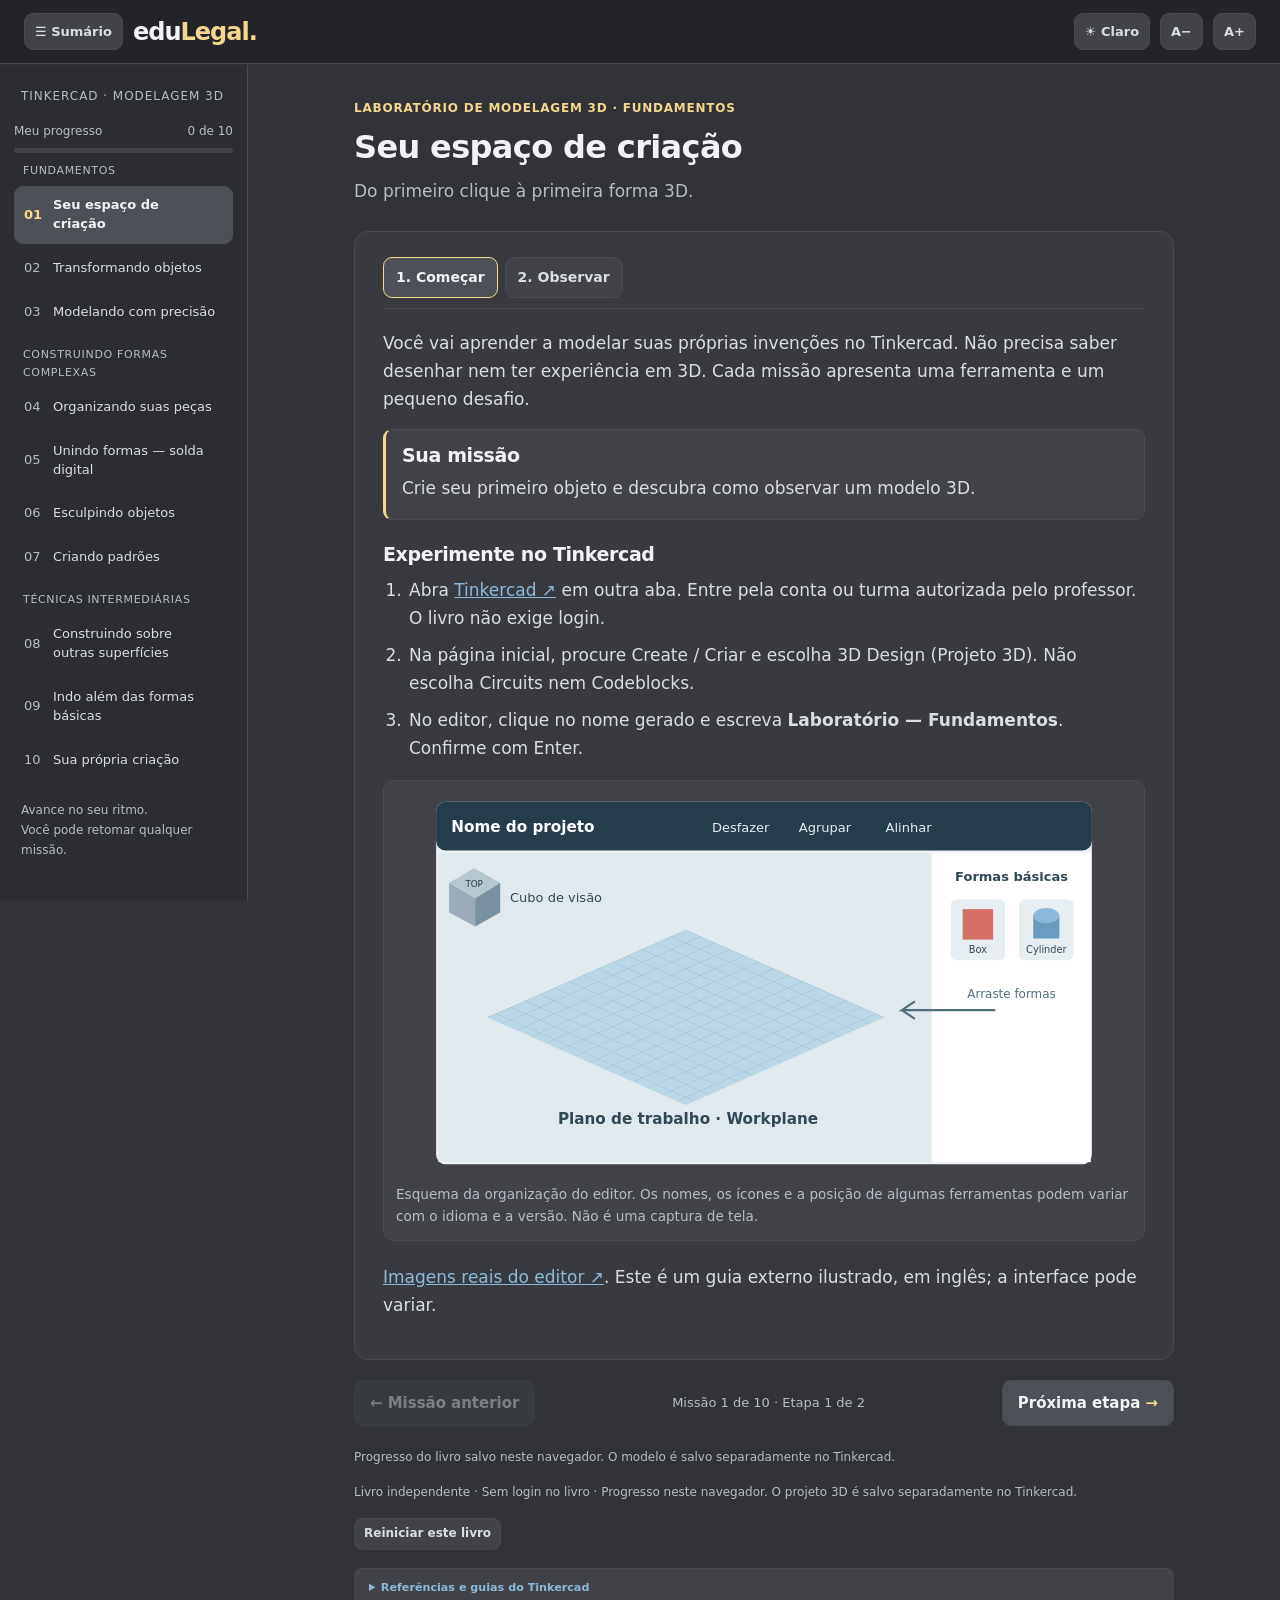
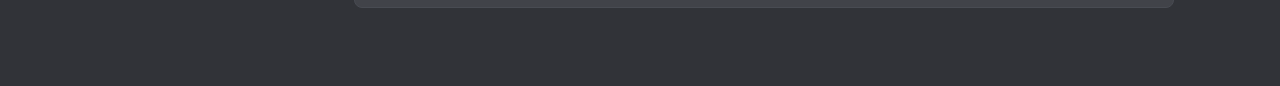
<file: livros/tinkercad-modelagem-3d.html>
<!doctype html><html lang="pt-BR" data-theme="dark"><head><meta charset="utf-8"><meta name="viewport" content="width=device-width, initial-scale=1"><meta name="robots" content="noindex,nofollow"><meta name="referrer" content="no-referrer"><title>Tinkercad · Livro 1 — Laboratório de Modelagem 3D · EduLegal</title><style>:root{color-scheme:dark;--bg:#313338;--side:#2b2d31;--head:#232428;--card:#383a40;--raised:#414349;--select:#4e5058;--line:#484b52;--title:#f2f3f5;--text:#dbdee1;--muted:#b8bdc4;--gold:#f4d78c;--blue:#8cb9da;--green:#83b89c;--error:#efaca5;--code:#232428;--focus:#f4d78c;--scale:1}
:root[data-theme="light"]{color-scheme:light;--bg:#fbf8ef;--side:#f0eee6;--head:#fffdf8;--card:#fffdf8;--raised:#f1efe7;--select:#e5e3dd;--line:#d8d7ce;--title:#253832;--text:#253832;--muted:#52645b;--gold:#89651b;--blue:#286b98;--green:#21765e;--error:#a6362a;--code:#232428;--focus:#286b98}
*{box-sizing:border-box}html{scroll-behavior:auto}body{margin:0;background:var(--bg);color:var(--text);font-family:Inter,system-ui,-apple-system,BlinkMacSystemFont,"Segoe UI",sans-serif;font-size:calc(17px * var(--scale));line-height:1.65}button,input,select{font:inherit}button{cursor:pointer;color:var(--text);background:var(--raised);border:1px solid var(--line);border-radius:9px;padding:10px 15px;font-weight:600}button:hover:not(:disabled){background:var(--select)}button:focus-visible,summary:focus-visible,a:focus-visible,input:focus-visible,select:focus-visible{outline:3px solid var(--focus);outline-offset:3px}button:disabled{opacity:.45;cursor:default}a{color:var(--blue)}button.primary{background:var(--select);border-color:var(--line);color:var(--title)}button.primary::after{content:"  →";color:var(--gold)}header{background:var(--head);border-bottom:1px solid var(--line);display:flex;align-items:center;justify-content:space-between;gap:12px;padding:13px 24px;position:sticky;top:0;z-index:3}.brand{font-size:24px;line-height:1.1;font-weight:800;letter-spacing:-1px;color:var(--title);white-space:nowrap}.brand span{color:var(--gold)}.head-left,.tools{display:flex;gap:10px;align-items:center;flex-wrap:wrap}.tools button,#menuToggle{font-size:13px;padding:7px 10px}.layout{display:grid;grid-template-columns:248px minmax(0,1fr);min-height:calc(100vh - 65px)}aside{background:var(--side);border-right:1px solid var(--line);padding:22px 14px;position:sticky;top:65px;height:calc(100vh - 65px);overflow:auto}body.closed .layout{grid-template-columns:1fr}body.closed aside{display:none}aside .small{font-size:12px;letter-spacing:.08em;text-transform:uppercase;color:var(--muted);margin:0 7px 15px}.nav{display:grid;gap:5px}.nav button{border:0;background:transparent;font-size:13px;text-align:left;line-height:1.45;padding:10px;color:var(--text);font-weight:500;display:flex;align-items:center;gap:7px}.nav button.active{background:var(--select);color:var(--title);font-weight:700}.nav button .mark{margin-left:auto;color:var(--green)}.nav button:hover{background:var(--raised)}.sidefoot{font-size:12px;color:var(--muted);margin:22px 7px}.progress-track{height:5px;background:var(--raised);border-radius:8px;overflow:hidden}.progress-fill{height:100%;width:0;background:var(--gold);border-radius:8px;transition:width .15s}.progress-info{font-size:12px;color:var(--muted);display:flex;justify-content:space-between;margin-bottom:6px}main{padding:35px 30px 60px;min-width:0}.pagewrap{max-width:820px;margin:0 auto}.eyebrow{color:var(--gold);font-size:12px;font-weight:700;letter-spacing:.065em;text-transform:uppercase;margin-bottom:8px}h1,h2,h3{color:var(--title);line-height:1.3;margin:0;letter-spacing:-.02em}h1{font-size:calc(32px * var(--scale));font-weight:750}h3{font-size:calc(19px * var(--scale));margin:22px 0 7px}p{margin:9px 0 15px}.subtitle{color:var(--muted);margin:8px 0 26px}.content{background:var(--card);border:1px solid var(--line);border-radius:14px;padding:25px 28px}.content>:first-child{margin-top:0}.lead{font-size:calc(19px * var(--scale))}.goal,.test,.placement{background:var(--raised);border:1px solid var(--line);border-left:3px solid var(--gold);border-radius:9px;padding:13px 16px;margin:16px 0}.goal h3,.test h3{margin:0 0 6px;color:var(--title)}.goal p,.test p,.placement p{margin:4px 0}.test{border-left-color:var(--blue)}.placement{border-left-color:var(--blue);font-size:.95em}.muted{color:var(--muted);font-size:.85em}.tree,.index-demo{background:var(--raised);border:1px solid var(--line);border-radius:9px;padding:14px 16px;font:500 .9em/1.9 ui-monospace,Consolas,monospace;overflow-x:auto}.tree small{font:400 11px/1.5 system-ui;color:var(--muted);margin-left:5px}.d1{padding-left:15px}.d2{padding-left:30px}.d3{padding-left:45px;white-space:nowrap}.blue{color:var(--blue)}.gold{color:var(--gold)}.green{color:var(--green)}.plain{font-family:inherit}.index-demo{display:grid;grid-template-columns:repeat(4,minmax(0,1fr));gap:8px;padding:8px}.index-demo div{text-align:center;border:1px solid var(--line);padding:9px 2px;border-radius:7px;font-size:13px}.index-demo small{display:block;color:var(--muted);font-family:inherit}.mock{background:#e63430;border-radius:8px;padding:14px;display:grid;gap:16px;min-height:150px;color:#171717}.mock-q,.mock-answers span,.mock-feedback{background:#fffdf8;padding:8px;border-radius:4px;text-align:center}.mock-q{font-weight:600;max-width:100%}.mock-answers{display:grid;grid-template-columns:repeat(4,minmax(0,1fr));gap:8px}.mock-answers span{font-size:13px;overflow-wrap:anywhere}.mock-feedback{justify-self:center;font-weight:700;color:#176745}.mock-feedback:empty{display:none}ol{padding-left:24px;margin:8px 0 18px}li{padding-left:2px;margin:9px 0}code{font-family:ui-monospace,Consolas,monospace;font-size:.88em;overflow-wrap:anywhere}p code,li code{color:var(--blue);background:var(--raised);padding:2px 4px;border-radius:4px}pre{background:var(--code);color:#e6edf3;border:1px solid #474b51;border-radius:9px;padding:17px 16px;overflow:auto;line-height:1.65;tab-size:4;white-space:pre;margin:13px 0 17px}pre code{font-size:calc(13.5px * var(--scale));overflow-wrap:normal}details{margin:18px 0;background:var(--raised);border:1px solid var(--line);border-radius:8px;padding:10px 14px}summary{cursor:pointer;color:var(--blue);font-weight:600;font-size:.93em}details.hint summary{color:var(--gold)}details p{margin-bottom:5px}.check{border-top:1px solid var(--line);margin-top:24px;padding-top:3px}.choices{display:grid;gap:7px}.choices button{text-align:left;font-weight:500;font-size:.94em}.choices button.chosen{border:2px solid var(--blue);padding:9px 14px}.choices button.correct{border-color:var(--green);color:var(--green)}.choices button.wrong{border-color:var(--error);color:var(--error)}.feedback{margin:8px 0 0;min-height:0;font-size:.92em}.feedback.good{color:var(--green)}.feedback.try{color:var(--gold)}.bottomnav{display:flex;gap:10px;align-items:center;justify-content:space-between;margin-top:20px;flex-wrap:wrap}.bottomnav button{font-size:.88em}.stepcount{font-size:13px;color:var(--muted)}.demo{border:1px solid var(--line);background:var(--raised);padding:16px;border-radius:12px}.demo-top{display:flex;justify-content:space-between;align-items:center;gap:10px;color:var(--muted);font-size:12px}.demo-question{font-size:1.12em;font-weight:700;color:var(--title);margin:10px 0}.demo-options{display:grid;grid-template-columns:1fr 1fr;gap:8px}.demo-options button{background:var(--card);font-weight:500;min-height:44px;font-size:.9em}.demo-options button:disabled{opacity:.7}.demo-msg{min-height:1.6em;margin-top:9px;font-weight:600}.demo-reset{font-size:12px;padding:6px 9px;margin-top:6px}.demo-score{font-size:2.1em;font-weight:750;color:var(--gold);line-height:1.4}#builder{display:grid;gap:8px}#builder label{font-weight:600;font-size:.9em}.builder-options{display:grid;grid-template-columns:1fr 1fr;gap:8px}#builder input,#builder select{display:block;width:100%;border:1px solid var(--line);border-radius:8px;background:var(--bg);color:var(--text);padding:9px;margin:4px 0 8px;font-size:.95em;min-width:0}#builder button{justify-self:start}.testlist{display:grid;gap:8px;margin:15px 0}.testlist label{display:flex;align-items:flex-start;gap:10px;background:var(--raised);border:1px solid var(--line);padding:10px;border-radius:8px;font-size:.94em;cursor:pointer}.testlist input{margin:7px 0 0;accent-color:var(--green);width:17px;height:17px;flex:none}.testlist label:has(input:checked){border-color:var(--green)}.footnote{color:var(--muted);font-size:12px;margin:22px 0 0}.footnote button{font-size:12px;padding:5px 9px}.sr{position:absolute;width:1px;height:1px;overflow:hidden;clip-path:inset(50%)}[hidden]{display:none!important}@media(max-width:760px){header{padding:10px 12px;position:relative}.brand{font-size:21px}.head-left{gap:6px}.tools{gap:4px}.tools button,#menuToggle{font-size:12px;padding:6px 8px}.layout{grid-template-columns:1fr}aside{position:static;height:auto;border-right:0;border-bottom:1px solid var(--line);padding:12px}.nav{grid-template-columns:1fr 1fr}.sidefoot{margin:10px 6px}.pagewrap{max-width:100%}main{padding:23px 13px 35px}.content{padding:18px 15px}h1{font-size:calc(26px * var(--scale))}.mock-answers{grid-template-columns:1fr 1fr}.index-demo{grid-template-columns:1fr 1fr}.d3{padding-left:30px}.bottomnav{gap:8px}.stepcount{width:100%;order:-1;text-align:center}.progress-info{font-size:11px}.tools .font-label{display:none}}@media(max-width:390px){.tools button{padding:5px 6px}.brand{font-size:19px}.nav{grid-template-columns:1fr}.builder-options{grid-template-columns:1fr}.content{padding:15px 12px}.demo-options{grid-template-columns:1fr 1fr}}@media(prefers-reduced-motion:reduce){*{transition:none!important}}

.need-question{font-size:calc(21px * var(--scale));font-weight:650;line-height:1.4;letter-spacing:-.015em;color:var(--gold);margin:0 0 22px;max-width:680px}
.need-question+h3{margin-top:0}.content ul{padding-left:24px}.diagram{margin:18px 0 22px;background:var(--raised);border:1px solid var(--line);border-radius:10px;padding:12px;overflow:hidden}.diagram svg{display:block;width:100%;height:auto;max-height:380px;color:var(--text)}.diagram figcaption,.lab small{font-size:.8em;color:var(--muted);margin:10px 0 0;display:block}.lab{background:var(--raised);border:1px solid var(--line);border-radius:10px;padding:14px;margin:16px 0}.lab svg{width:100%;height:auto;display:block;max-height:310px}.lab-controls{display:flex;flex-wrap:wrap;gap:8px;margin:9px 0}.lab-controls button{font-size:.86em;padding:8px 12px}.lab-controls button[aria-pressed=true]{border-color:var(--gold);color:var(--gold)}.lab-msg{margin:10px 0 0;color:var(--text);font-size:.94em;min-height:1.6em}.slider-row{display:grid;grid-template-columns:118px 1fr 64px;align-items:center;gap:10px;margin:9px 0;font-size:.84em}.slider-row input{min-width:0;width:100%;accent-color:var(--gold)}.slider-row output{text-align:right;color:var(--gold);font-variant-numeric:tabular-nums}.shape-card{border:1px solid var(--line);border-radius:10px;padding:12px 14px;margin:14px 0;display:grid;grid-template-columns:15px 1fr;gap:6px 10px;background:var(--raised)}.shape-dot{width:13px;height:13px;border-radius:3px;margin-top:7px}.shape-card small{display:block;color:var(--muted);font-size:.75em}.dim{grid-column:2;display:grid;grid-template-columns:repeat(3,1fr);gap:8px}.dim>span{font-weight:700;color:var(--blue)}.dim small{font-weight:400}.prediction{background:var(--raised);border-left:3px solid var(--gold);border-radius:7px;padding:10px 14px;margin:16px 0}.prediction b{color:var(--gold)}.prediction p{margin:5px 0}.practice{margin-top:24px;border-top:1px solid var(--line)}kbd{font:600 .82em system-ui;background:var(--head);border:1px solid var(--line);border-radius:4px;padding:2px 6px;color:var(--blue)}.note-wrap label{display:block;margin-bottom:7px}.note-wrap textarea{display:block;width:100%;font:inherit;resize:vertical;color:var(--text);background:var(--bg);border:1px solid var(--line);border-radius:8px;padding:10px}.nav .section-label{color:var(--muted);font-size:11px;letter-spacing:.06em;text-transform:uppercase;padding:9px 9px 1px}.nav button .num{font-variant-numeric:tabular-nums;color:var(--muted);min-width:22px}.nav button.active .num{color:var(--gold)}.swatch{display:inline-block;width:12px;height:12px;border-radius:3px;margin-right:7px;vertical-align:baseline}.footnote a{overflow-wrap:anywhere}.sr:focus{position:fixed;top:5px;left:5px;width:auto;height:auto;clip-path:none;z-index:10;background:var(--card);padding:8px}@media(max-width:760px){.need-question{font-size:calc(19px * var(--scale))}.nav{grid-template-columns:1fr}.diagram{padding:7px}.slider-row{grid-template-columns:93px 1fr 48px;gap:6px}.lab{padding:10px}}.micro-tabs{display:flex;flex-wrap:wrap;gap:7px;margin:16px 0 20px;padding-bottom:10px;border-bottom:1px solid var(--line)}.micro-tabs button{font-size:14px;padding:8px 12px}.micro-tabs button[aria-pressed="true"]{background:var(--select);border-color:var(--gold);color:var(--title)}.micro-panel[hidden]{display:none!important}.micro-next{display:flex;justify-content:flex-end;margin-top:18px}.micro-next button{max-width:100%}.micro-panel h3:first-child{margin-top:0}.measure-grid{display:grid;grid-template-columns:repeat(3,minmax(0,1fr));gap:8px;margin:14px 0}.measure-grid div{border:1px solid var(--line);background:var(--raised);border-radius:8px;text-align:center;padding:10px 3px}.measure-grid b{display:block;color:var(--blue);font-size:1.2em}.measure-grid small{display:block;color:var(--muted);font-size:.75em}.project-choice{display:flex;gap:8px;flex-wrap:wrap}.project-choice button[aria-pressed=true]{background:var(--select);border-color:var(--gold)}.project-choice p{width:100%}.lab-controls button{min-height:42px}.micro-tabs{margin-top:0}@media(max-width:500px){.micro-tabs button{padding:8px;font-size:13px}.measure-grid{gap:4px}}.align-visual{position:relative;max-width:540px;margin:8px auto;aspect-ratio:360/210}.align-visual svg{width:100%;height:auto;max-height:none}.align-dots{position:absolute;inset:0;pointer-events:none}.align-dot{position:absolute;transform:translate(-50%,-50%);width:30px;height:30px;min-height:0;padding:0;border-radius:50%;border:0;background:transparent;pointer-events:auto;display:grid;place-items:center}.align-dot::after{content:"";width:10px;height:10px;border-radius:50%;background:#232428;border:1px solid #fff}.align-dot[aria-pressed=true]::after{background:#C78C30;outline:2px solid #fff}.align-dot:hover::after,.align-dot:focus-visible::after{outline:3px solid #C78C30}.align-dot:hover{background:#F4D78C44!important}@media(max-width:480px){.align-dot{width:25px;height:25px}}</style></head><body><header><div class="head-left"><button id="menuToggle" type="button" aria-controls="sidebar" aria-expanded="true" aria-label="Mostrar ou ocultar sumário">☰ Sumário</button><div class="brand">edu<span>Legal.</span></div></div><div class="tools"><button type="button" id="themeBtn">☀ Claro</button><button type="button" id="fontDown" aria-label="Diminuir tamanho do texto">A−</button><button type="button" id="fontUp" aria-label="Aumentar tamanho do texto">A+</button></div></header><a id="skipContent" href="#pageTitle" class="sr">Ir para o conteúdo</a><div class="layout"><aside id="sidebar" aria-label="Sumário"><p class="small">Tinkercad · Modelagem 3D</p><div class="progress-info"><span>Meu progresso</span><span id="progressText"></span></div><div id="bookProgress" role="progressbar" aria-label="Etapas concluídas" aria-valuemin="0" aria-valuemax="10" class="progress-track"><div class="progress-fill" id="progressFill"></div></div><nav id="chapters" class="nav" aria-label="Capítulos"></nav><div class="sidefoot">Avance no seu ritmo.<br>Você pode retomar qualquer missão.</div></aside><main><div class="pagewrap"><div class="eyebrow" id="chapterLabel"></div><h1 id="pageTitle" tabindex="-1">Seu espaço de criação</h1><p id="pageDesc" class="subtitle"></p><article class="content" id="content"></article><nav class="bottomnav" aria-label="Etapas"><button type="button" id="prev">← Voltar</button><span class="stepcount" id="stepCount"></span><button type="button" id="next" class="primary">Próxima missão</button></nav><footer class="footnote"><p id="saveState"></p><p>Livro independente · Sem login no livro · Progresso neste navegador. O projeto 3D é salvo separadamente no Tinkercad.</p><button type="button" id="resetBook">Reiniciar este livro</button><details><summary>Referências e guias do Tinkercad</summary><p><a href="https://www.tinkercad.com/learn/designs" target="_blank" rel="noopener noreferrer">Tutoriais de modelagem 3D</a><br><a href="https://www.tinkercad.com/learn/designs/collection/3d-design-basics" target="_blank" rel="noopener noreferrer">Aprenda o básico</a><br><a href="https://images.tinkercad.com/jl5ii4oqrdmc/6TNFVIF89KMN9CPLLH97U0/a847b794b1b579f1529d87863783df8d/Tinkercad_keyboard_shortcuts_2_up.pdf" target="_blank" rel="noopener noreferrer">Atalhos oficiais (PDF)</a><br><a href="https://libguides.uthscsa.edu/3Dmodeling/workplane" target="_blank" rel="noopener noreferrer">Ver imagens reais do editor ↗</a><br><a href="https://libguides.uthscsa.edu/3Dmodeling/using-shapes" target="_blank" rel="noopener noreferrer">Ver exemplos reais de movimentação, alças e rotação ↗</a><br><a href="https://libguides.eduhk.hk/c.php?g=987961&p=7206248" target="_blank" rel="noopener noreferrer">Consultar guia ilustrado atualizado ↗</a></p><p>Os diagramas e simulações são esquemas autorais, não capturas reais. Os guias externos apresentam imagens do Tinkercad. Os controles podem variar de acordo com a versão do editor. As experimentações simulam conceitos e não alteram o seu projeto no Tinkercad.</p></details></footer></div></main></div><noscript><p>Este livro precisa de JavaScript para funcionar.</p></noscript><script>
"use strict";
const pages=[{"c":0,"t":"Seu espaço de criação","d":"Do primeiro clique à primeira forma 3D.","tasks":["Criei um projeto 3D.","Inseri uma caixa e observei de dois ângulos."],"body":"\u003cdiv class=\"micro\" data-micro>\u003cdiv class=\"micro-tabs\" role=\"group\" aria-label=\"Etapas da missão\">\u003cbutton type=\"button\" data-micro-go=\"0\" aria-pressed=\"true\">1. Começar\u003c/button>\u003cbutton type=\"button\" data-micro-go=\"1\" aria-pressed=\"false\">2. Observar\u003c/button>\u003c/div>\u003csection class=\"micro-panel\" data-micro-panel=\"0\">\u003cp>Você vai aprender a modelar suas próprias invenções no Tinkercad. Não precisa saber desenhar nem ter experiência em 3D. Cada missão apresenta uma ferramenta e um pequeno desafio.\u003c/p>\u003cdiv class=\"goal\">\u003ch3>Sua missão\u003c/h3>\u003cp>Crie seu primeiro objeto e descubra como observar um modelo 3D.\u003c/p>\u003c/div>\u003ch3>Experimente no Tinkercad\u003c/h3>\u003col>\u003cli>Abra \u003ca href=\"https://www.tinkercad.com/\" target=\"_blank\" rel=\"noopener noreferrer\">Tinkercad ↗\u003c/a> em outra aba. Entre pela conta ou turma autorizada pelo professor. O livro não exige login.\u003c/li>\u003cli>Na página inicial, procure Create / Criar e escolha 3D Design (Projeto 3D). Não escolha Circuits nem Codeblocks.\u003c/li>\u003cli>No editor, clique no nome gerado e escreva \u003cb>Laboratório — Fundamentos\u003c/b>. Confirme com Enter.\u003c/li>\u003c/ol>\u003cfigure class=\"diagram\">\u003csvg viewBox=\"0 0 620 350\" role=\"img\" aria-label=\"Esquema da interface: nome, ferramentas, cubo de visão, plano de trabalho e formas básicas\">\u003crect x=\"8\" y=\"8\" width=\"604\" height=\"334\" rx=\"9\" fill=\"#F0F3F5\"/>\u003crect x=\"8\" y=\"8\" width=\"604\" height=\"45\" rx=\"9\" fill=\"#263D4C\"/>\u003ctext x=\"22\" y=\"36\" font-size=\"14\" fill=\"#FFF\" font-weight=\"700\">Nome do projeto\u003c/text>\u003cg fill=\"#E7EDF1\" font-size=\"12\">\u003ctext x=\"262\" y=\"36\">Desfazer\u003c/text>\u003ctext x=\"342\" y=\"36\">Agrupar\u003c/text>\u003ctext x=\"422\" y=\"36\">Alinhar\u003c/text>\u003c/g>\u003crect x=\"10\" y=\"55\" width=\"454\" height=\"285\" fill=\"#E0E9ED\"/>\u003cg transform=\"translate(20 65)\">\u003cpath d=\"M0 18L23 4L47 18L24 32Z\" fill=\"#B6C7D0\"/>\u003cpath d=\"M0 18V45L24 58V32Z\" fill=\"#9BABBA\"/>\u003cpath d=\"M24 32L47 18V45L24 58Z\" fill=\"#78909F\"/>\u003ctext x=\"23\" y=\"22\" font-size=\"8\" fill=\"#263D4C\" text-anchor=\"middle\">TOP\u003c/text>\u003c/g>\u003ctext x=\"76\" y=\"100\" fill=\"#304955\" font-size=\"12\">Cubo de visão\u003c/text>\u003cdefs>\u003cpattern id=\"ui-grid\" width=\"16\" height=\"16\" patternUnits=\"userSpaceOnUse\">\u003cpath d=\"M16 0H0V16\" stroke=\"#91B2C2\" stroke-width=\".8\" fill=\"none\"/>\u003c/pattern>\u003c/defs>\u003cg transform=\"translate(238 126) matrix(.84 .37 -.84 .37 0 0)\">\u003crect width=\"218\" height=\"218\" fill=\"#BCD7E5\"/>\u003crect width=\"218\" height=\"218\" fill=\"url(#ui-grid)\"/>\u003c/g>\u003ctext x=\"240\" y=\"305\" font-size=\"14\" text-anchor=\"middle\" font-weight=\"700\" fill=\"#304955\">Plano de trabalho · Workplane\u003c/text>\u003crect x=\"465\" y=\"55\" width=\"146\" height=\"285\" fill=\"#FFF\"/>\u003ctext x=\"538\" y=\"81\" text-anchor=\"middle\" font-size=\"12\" font-weight=\"700\" fill=\"#304955\">Formas básicas\u003c/text>\u003cg transform=\"translate(482 98)\">\u003crect width=\"50\" height=\"56\" rx=\"5\" fill=\"#E7EEF1\"/>\u003crect x=\"11\" y=\"9\" width=\"28\" height=\"28\" fill=\"#D46F65\"/>\u003ctext x=\"25\" y=\"49\" text-anchor=\"middle\" font-size=\"9\" fill=\"#304955\">Box\u003c/text>\u003c/g>\u003cg transform=\"translate(545 98)\">\u003crect width=\"50\" height=\"56\" rx=\"5\" fill=\"#E7EEF1\"/>\u003crect x=\"13\" y=\"15\" width=\"24\" height=\"21\" fill=\"#6A9BC1\"/>\u003cellipse cx=\"25\" cy=\"15\" rx=\"12\" ry=\"7\" fill=\"#8CB9DA\"/>\u003ctext x=\"25\" y=\"49\" text-anchor=\"middle\" font-size=\"9\" fill=\"#304955\">Cylinder\u003c/text>\u003c/g>\u003ctext x=\"538\" y=\"189\" text-anchor=\"middle\" font-size=\"11\" fill=\"#526E7D\">Arraste formas\u003c/text>\u003cpath d=\"M523 200H437l12 -8m-12 8 12 8\" stroke=\"#526E7D\" stroke-width=\"2\" fill=\"none\"/>\u003c/svg>\u003cfigcaption>Esquema da organização do editor. Os nomes, os ícones e a posição de algumas ferramentas podem variar com o idioma e a versão. Não é uma captura de tela.\u003c/figcaption>\u003c/figure>\u003cp>\u003ca href=\"https://libguides.uthscsa.edu/3Dmodeling/workplane\" target=\"_blank\" rel=\"noopener noreferrer\">Imagens reais do editor ↗\u003c/a>. Este é um guia externo ilustrado, em inglês; a interface pode variar.\u003c/p>\u003c/section>\u003csection class=\"micro-panel\" data-micro-panel=\"1\" hidden>\u003ch3>Entenda\u003c/h3>\u003cp>O plano azul é o espaço de criação. A câmera muda o modo como você enxerga o objeto, sem modificar sua geometria.\u003c/p>\u003cdiv class=\"lab\" data-lab=\"camera\">\u003c/div>\u003ch3>Experimente no Tinkercad\u003c/h3>\u003col>\u003cli>Em Basic Shapes, arraste uma Box (Caixa) para um espaço livre do plano azul.\u003c/li>\u003cli>Selecione a caixa e use Fit / Enquadrar seleção (F) nos controles de visualização. Use a roda do mouse para aproximar e afastar.\u003c/li>\u003cli>Segure o botão direito do mouse e arraste para orbitar. Para deslocar a vista lateralmente (Pan), pressione a roda do mouse e arraste, ou use Shift + botão direito e arraste. Experimente as faces Top (Superior) e Front (Frente) do cubo de visão.\u003c/li>\u003c/ol>\u003ch3>Observe\u003c/h3>\u003cp>É a mesma caixa em diferentes ângulos. Deixe-a no projeto, pois será usada na próxima missão.\u003c/p>\u003cdiv class=\"check\" data-correct=\"1\" data-hint=\"Compare a vista superior com a frontal. Você editou a caixa?\">\u003ch3>Confira\u003c/h3>\u003cp>Ao clicar em Top, a caixa perdeu sua altura?\u003c/p>\u003cdiv class=\"choices\">\u003cbutton type=\"button\" data-answer=\"0\">Sim, porque parece plana.\u003c/button>\u003cbutton type=\"button\" data-answer=\"1\">Não, apenas mudou a câmera.\u003c/button>\u003c/div>\u003cp class=\"feedback\" role=\"status\">\u003c/p>\u003ctemplate>A altura continua existindo.\u003c/template>\u003c/div>\u003cdetails class=\"hint\">\u003csummary>Algo saiu diferente?\u003c/summary>\u003cdiv>\u003cp>Use Undo / Desfazer na barra superior ou Ctrl + Z. Se o atalho abrir uma função do navegador, feche-a e use o botão do editor. Se perdeu a peça de vista, use os controles Home e Fit, do lado esquerdo. Se estiver usando Mac, utilize Command no lugar de Ctrl nos atalhos correspondentes. Não apague o projeto para corrigir uma pequena mudança.\u003c/p>\u003c/div>\u003c/details>\u003cdiv class=\"practice\">\u003ch3>Meu checkpoint\u003c/h3>\u003cp class=\"muted\">Marque apenas o que já conseguiu fazer no Tinkercad.\u003c/p>\u003cdiv class=\"testlist\">\u003clabel>\u003cinput type=\"checkbox\" data-task=\"0:0\">\u003cspan>Criei um projeto 3D.\u003c/span>\u003c/label>\u003clabel>\u003cinput type=\"checkbox\" data-task=\"0:1\">\u003cspan>Inseri uma caixa e observei de dois ângulos.\u003c/span>\u003c/label>\u003c/div>\u003c/div>\u003c/section>\u003c/div>"},{"c":0,"t":"Transformando objetos","d":"Posição, dimensões, rotação e elevação.","tasks":["Movi e redimensionei uma forma.","Testei rotação e elevação."],"body":"\u003cdiv class=\"micro\" data-micro>\u003cdiv class=\"micro-tabs\" role=\"group\" aria-label=\"Etapas da missão\">\u003cbutton type=\"button\" data-micro-go=\"0\" aria-pressed=\"true\">1. Mover\u003c/button>\u003cbutton type=\"button\" data-micro-go=\"1\" aria-pressed=\"false\">2. Redimensionar\u003c/button>\u003cbutton type=\"button\" data-micro-go=\"2\" aria-pressed=\"false\">3. Girar e elevar\u003c/button>\u003c/div>\u003csection class=\"micro-panel\" data-micro-panel=\"0\">\u003ch3>Entenda\u003c/h3>\u003cp>Mover altera a posição de uma forma, sem modificar seu tamanho.\u003c/p>\u003cdiv class=\"lab\" data-lab=\"transform\">\u003c/div>\u003ch3>Experimente no Tinkercad\u003c/h3>\u003col>\u003cli>Use a caixa do projeto Fundamentos. Clique em Top no cubo de visão.\u003c/li>\u003cli>Selecione a caixa e arraste o seu corpo, sem usar as alças de edição.\u003c/li>\u003cli>Pressione uma seta do teclado com o foco no editor. A caixa se move um passo da grade.\u003c/li>\u003c/ol>\u003ch3>Observe\u003c/h3>\u003cp>A posição mudou, mas as dimensões permanecem iguais.\u003c/p>\u003c/section>\u003csection class=\"micro-panel\" data-micro-panel=\"1\" hidden>\u003ch3>Entenda\u003c/h3>\u003cp>X e Y indicam as direções no plano; Z representa a altura. Quadrados brancos nos cantos alteram as duas dimensões do plano; quadrados pretos laterais alteram uma dimensão; o quadrado branco superior altera Z.\u003c/p>\u003cdiv class=\"lab\" data-lab=\"axes\">\u003c/div>\u003cfigure class=\"diagram\">\u003csvg viewBox=\"0 0 360 230\" role=\"img\" aria-label=\"Controles de uma caixa selecionada\">\u003crect x=\"5\" y=\"5\" width=\"350\" height=\"220\" rx=\"8\" fill=\"#DDEAF0\"/>\u003cpath d=\"M65 90L157 48L249 90L157 132Z\" fill=\"#8CB9DA\" stroke=\"#355267\"/>\u003cpath d=\"M65 90V141L157 183V132Z\" fill=\"#6592AF\" stroke=\"#355267\"/>\u003cpath d=\"M157 132L249 90V141L157 183Z\" fill=\"#4D7895\" stroke=\"#355267\"/>\u003crect x=\"61\" y=\"137\" width=\"8\" height=\"8\" rx=\"2\" fill=\"#fff\" stroke=\"#355267\" stroke-width=\"1.4\" />\u003crect x=\"153\" y=\"179\" width=\"8\" height=\"8\" rx=\"2\" fill=\"#fff\" stroke=\"#355267\" stroke-width=\"1.4\" />\u003crect x=\"245\" y=\"137\" width=\"8\" height=\"8\" rx=\"2\" fill=\"#fff\" stroke=\"#355267\" stroke-width=\"1.4\" />\u003crect x=\"153\" y=\"86\" width=\"8\" height=\"8\" rx=\"2\" fill=\"#fff\" stroke=\"#355267\" stroke-width=\"1.4\" />\u003crect x=\"107\" y=\"158\" width=\"8\" height=\"8\" rx=\"2\" fill=\"#232428\" stroke=\"#355267\" stroke-width=\"1.4\" />\u003crect x=\"199\" y=\"158\" width=\"8\" height=\"8\" rx=\"2\" fill=\"#232428\" stroke=\"#355267\" stroke-width=\"1.4\" />\u003cpath d=\"M157 32L150 43H164Z\" fill=\"#232428\"/>\u003cpath d=\"M157 32L240 21\" stroke=\"#355267\" stroke-width=\"1.2\" fill=\"none\"/>\u003ctext x=\"278\" y=\"24\" font-size=\"12\" fill=\"#284657\" text-anchor=\"middle\">Elevação\u003c/text>\u003cpath d=\"M163 90L270 70\" stroke=\"#355267\" stroke-width=\"1.2\" fill=\"none\"/>\u003ctext x=\"291\" y=\"66\" font-size=\"12\" fill=\"#284657\" text-anchor=\"middle\">Altura\u003c/text>\u003cpath d=\"M111 166L68 196\" stroke=\"#355267\" stroke-width=\"1.2\" fill=\"none\"/>\u003ctext x=\"71\" y=\"212\" font-size=\"12\" fill=\"#284657\" text-anchor=\"middle\">Uma direção\u003c/text>\u003cpath d=\"M249 145L284 181\" stroke=\"#355267\" stroke-width=\"1.2\" fill=\"none\"/>\u003ctext x=\"280\" y=\"197\" font-size=\"12\" fill=\"#284657\" text-anchor=\"middle\">Cantos X/Y\u003c/text>\u003c/svg>\u003cfigcaption>Esquema: brancos nos cantos = dimensões do plano; pretos laterais = uma dimensão; branco no topo = altura; cone preto = elevação.\u003c/figcaption>\u003c/figure>\u003ch3>Experimente no Tinkercad\u003c/h3>\u003col>\u003cli>Na vista Top, selecione a caixa. Clique num quadrado preto lateral para mudar uma dimensão, ou num quadrado branco de canto para ver X e Y.\u003c/li>\u003cli>Clique no número da dimensão, digite um valor novo e confirme com Enter. Mude apenas uma medida, sem segurar Shift.\u003c/li>\u003cli>Na vista inclinada, localize a alça branca superior. Mude a altura.\u003c/li>\u003c/ol>\u003cdetails class=\"hint\">\u003csummary>Como digitar uma dimensão?\u003c/summary>\u003cdiv>\u003cp>Selecione a forma. Se o Inspector exibir Width, Length e Height, digite os valores e confirme com Enter. Caso contrário, clique num quadrado preto lateral ou branco de canto, depois no número correspondente e digite o valor. Para a altura, use a alça branca superior em uma vista inclinada. Confira sempre qual direção está sendo modificada. \u003ca href=\"https://libguides.eduhk.hk/c.php?g=987961&p=7206248\" target=\"_blank\" rel=\"noopener noreferrer\">Guia ilustrado: medidas, furos e alinhamento ↗\u003c/a>.\u003c/p>\u003c/div>\u003c/details>\u003ch3>Observe\u003c/h3>\u003cp>Confira a forma na vista de cima e de lado.\u003c/p>\u003c/section>\u003csection class=\"micro-panel\" data-micro-panel=\"2\" hidden>\u003ch3>Entenda\u003c/h3>\u003cp>Rotacionar muda a orientação. Elevar muda a posição em Z, não o tamanho da forma.\u003c/p>\u003ch3>Experimente no Tinkercad\u003c/h3>\u003col>\u003cli>Selecione a caixa. Em vista inclinada, procure uma das setas curvas de rotação. Faça uma pequena rotação, observe e desfaça com Ctrl + Z.\u003c/li>\u003cli>Localize o cone/seta preta acima da forma, que controla a elevação, e não o quadrado branco de altura. Arraste-o para cima. Veja de lado o espaço entre a caixa e o plano.\u003c/li>\u003cli>Com o plano azul original ativo e a caixa selecionada, use Drop to Workplane (D) para apoiá-la novamente. Alternativamente, desfaça a elevação.\u003c/li>\u003c/ol>\u003cp>\u003ca href=\"https://libguides.uthscsa.edu/3Dmodeling/using-shapes\" target=\"_blank\" rel=\"noopener noreferrer\">Veja as alças na interface real ↗\u003c/a>\u003c/p>\u003ch3>Observe\u003c/h3>\u003cp>Uma caixa pode ser alta sem estar elevada; uma caixa elevada não precisa ficar maior.\u003c/p>\u003cdiv class=\"check\" data-correct=\"1\" data-hint=\"Mude a posição vertical, não a dimensão Z.\">\u003ch3>Confira\u003c/h3>\u003cp>Como apoiar uma caixa que está flutuando sem mudar seu tamanho?\u003c/p>\u003cdiv class=\"choices\">\u003cbutton type=\"button\" data-answer=\"0\">Diminuir sua altura.\u003c/button>\u003cbutton type=\"button\" data-answer=\"1\">Pressionar D com o plano original ativo.\u003c/button>\u003cbutton type=\"button\" data-answer=\"2\">Girar a câmera.\u003c/button>\u003c/div>\u003cp class=\"feedback\" role=\"status\">\u003c/p>\u003ctemplate>D apoia a forma no plano de trabalho ativo.\u003c/template>\u003c/div>\u003cdetails class=\"hint\">\u003csummary>Algo saiu diferente?\u003c/summary>\u003cdiv>\u003cp>Use Undo / Desfazer na barra superior ou Ctrl + Z. Se o atalho abrir uma função do navegador, feche-a e use o botão do editor. Se perdeu a peça de vista, use os controles Home e Fit, do lado esquerdo. Se estiver usando Mac, utilize Command no lugar de Ctrl nos atalhos correspondentes. Não apague o projeto para corrigir uma pequena mudança.\u003c/p>\u003c/div>\u003c/details>\u003cdiv class=\"practice\">\u003ch3>Meu checkpoint\u003c/h3>\u003cp class=\"muted\">Marque apenas o que já conseguiu fazer no Tinkercad.\u003c/p>\u003cdiv class=\"testlist\">\u003clabel>\u003cinput type=\"checkbox\" data-task=\"1:0\">\u003cspan>Movi e redimensionei uma forma.\u003c/span>\u003c/label>\u003clabel>\u003cinput type=\"checkbox\" data-task=\"1:1\">\u003cspan>Testei rotação e elevação.\u003c/span>\u003c/label>\u003c/div>\u003c/div>\u003c/section>\u003c/div>"},{"c":0,"t":"Modelando com precisão","d":"Medidas, régua e grade de posicionamento.","tasks":["Ajustei uma caixa às medidas propostas.","Usei a régua e comparei passos da grade."],"body":"\u003cdiv class=\"micro\" data-micro>\u003cdiv class=\"micro-tabs\" role=\"group\" aria-label=\"Etapas da missão\">\u003cbutton type=\"button\" data-micro-go=\"0\" aria-pressed=\"true\">1. Medidas\u003c/button>\u003cbutton type=\"button\" data-micro-go=\"1\" aria-pressed=\"false\">2. Régua e grade\u003c/button>\u003c/div>\u003csection class=\"micro-panel\" data-micro-panel=\"0\">\u003ch3>Entenda\u003c/h3>\u003cp>O Tinkercad usa milímetros por padrão. Dimensões descrevem o tamanho; elevação descreve o espaço abaixo da forma.\u003c/p>\u003cdiv class=\"goal\">\u003ch3>Sua missão\u003c/h3>\u003cp>Transforme a caixa de treino em uma base retangular.\u003c/p>\u003c/div>\u003cdiv class=\"measure-grid\">\u003cdiv>\u003cb>60\u003c/b>\u003csmall>X · largura\u003c/small>\u003c/div>\u003cdiv>\u003cb>40\u003c/b>\u003csmall>Y · comprimento\u003c/small>\u003c/div>\u003cdiv>\u003cb>8\u003c/b>\u003csmall>Z · altura\u003c/small>\u003c/div>\u003c/div>\u003cp class=\"muted\">Medidas do exercício em milímetros (mm).\u003c/p>\u003ch3>Experimente no Tinkercad\u003c/h3>\u003col>\u003cli>Continue no projeto Fundamentos se ele ainda contiver a caixa de treino. Se já tiver uma união pronta, preserve-a e use outro projeto. Comece com uma única Box sem rotação.\u003c/li>\u003cli>Confira se a unidade é mm em Edit Grid. Ajuste as dimensões do plano a 60 e 40 mm. A maior dimensão deve ficar horizontal na vista Top do exemplo.\u003c/li>\u003cli>Ajuste a altura Z para 8 mm e use D com o plano azul original ativo. Se a unidade estiver diferente de mm, procure Edit Grid.\u003c/li>\u003c/ol>\u003cfigure class=\"diagram\">\u003csvg viewBox=\"0 0 360 205\" role=\"img\" aria-label=\"Base retangular\">\u003cdefs>\u003cpattern id=\"gr\" width=\"18\" height=\"18\" patternUnits=\"userSpaceOnUse\">\u003cpath d=\"M18 0H0V18\" stroke=\"#AEC7D4\" stroke-width=\".6\" fill=\"none\"/>\u003c/pattern>\u003cpattern id=\"stripe\" width=\"7\" height=\"7\" patternTransform=\"rotate(45)\" patternUnits=\"userSpaceOnUse\">\u003crect width=\"7\" height=\"7\" fill=\"#D3DCE0\"/>\u003cpath d=\"M0 0V7\" stroke=\"#80939D\" stroke-width=\"3\"/>\u003c/pattern>\u003cmarker id=\"arr\" markerWidth=\"7\" markerHeight=\"7\" refX=\"6\" refY=\"3\" orient=\"auto\">\u003cpath d=\"M0 0L6 3L0 6Z\" fill=\"#25786A\"/>\u003c/marker>\u003c/defs>\u003crect x=\"5\" y=\"5\" width=\"350\" height=\"195\" rx=\"8\" fill=\"#DDEAF0\"/>\u003crect x=\"5\" y=\"5\" width=\"350\" height=\"195\" rx=\"8\" fill=\"url(#gr)\"/>\u003crect x=\"46\" y=\"35\" width=\"268\" height=\"135\" rx=\"3\" fill=\"#79AFCB\" stroke=\"#355267\" stroke-width=\"1.5\" />\u003ctext x=\"180\" y=\"27\" font-size=\"12\" font-weight=\"600\" fill=\"#294656\" text-anchor=\"middle\">60 mm\u003c/text>\u003ctext x=\"180\" y=\"189\" font-size=\"12\" font-weight=\"600\" fill=\"#294656\" text-anchor=\"middle\">Base retangular\u003c/text>\u003c/svg>\u003cfigcaption>Esquema de referência, não está em escala física.\u003c/figcaption>\u003c/figure>\u003cdetails class=\"hint\">\u003csummary>Como digitar uma dimensão?\u003c/summary>\u003cdiv>\u003cp>Selecione a forma. Se o Inspector exibir Width, Length e Height, digite os valores e confirme com Enter. Caso contrário, clique num quadrado preto lateral ou branco de canto, depois no número correspondente e digite o valor. Para a altura, use a alça branca superior em uma vista inclinada. Confira sempre qual direção está sendo modificada. \u003ca href=\"https://libguides.eduhk.hk/c.php?g=987961&p=7206248\" target=\"_blank\" rel=\"noopener noreferrer\">Guia ilustrado: medidas, furos e alinhamento ↗\u003c/a>.\u003c/p>\u003c/div>\u003c/details>\u003c/section>\u003csection class=\"micro-panel\" data-micro-panel=\"1\" hidden>\u003ch3>Entenda\u003c/h3>\u003cp>Ruler (Régua) mede dimensões e distâncias em relação a uma referência. Snap Grid controla a precisão do deslocamento.\u003c/p>\u003cdiv class=\"lab\" data-lab=\"ruler\">\u003c/div>\u003ch3>Experimente no Tinkercad\u003c/h3>\u003col>\u003cli>Pressione R ou escolha Ruler. Clique em um espaço vazio próximo à base para posicionar a referência.\u003c/li>\u003cli>Selecione a base. Os valores junto às bordas (60, 40 e 8 mm) descrevem tamanho; os que partem da origem da régua indicam posição. A referência pode ser o centro ou uma borda. Confira se a base está apoiada no plano original.\u003c/li>\u003cli>Procure Snap Grid. Escolha 1 mm. Pressione uma seta com a base selecionada, observe e desfaça. Repita com 0,5 mm, se disponível. Volte a 1 mm.\u003c/li>\u003cli>Remova a régua clicando no pequeno X junto à sua origem (Dismiss ruler). Isso não apaga a caixa.\u003c/li>\u003c/ol>\u003ch3>Observe\u003c/h3>\u003cp>Mudar o passo da grade não muda o tamanho da caixa.\u003c/p>\u003cdiv class=\"check\" data-correct=\"1\" data-hint=\"A câmera não muda as coordenadas.\">\u003ch3>Confira\u003c/h3>\u003cp>Como mover um objeto por uma distância menor?\u003c/p>\u003cdiv class=\"choices\">\u003cbutton type=\"button\" data-answer=\"0\">Aumentar o zoom apenas.\u003c/button>\u003cbutton type=\"button\" data-answer=\"1\">Diminuir o passo de Snap Grid.\u003c/button>\u003cbutton type=\"button\" data-answer=\"2\">Trocar a cor.\u003c/button>\u003c/div>\u003cp class=\"feedback\" role=\"status\">\u003c/p>\u003ctemplate>Um passo menor permite movimentos mais precisos.\u003c/template>\u003c/div>\u003cdetails class=\"hint\">\u003csummary>Confundi os números da régua\u003c/summary>\u003cdiv>\u003cp>Dimensões medem a forma; distâncias usam a referência da régua. \u003ca href=\"https://libguides.eduhk.hk/c.php?g=987961&p=7206248\" target=\"_blank\" rel=\"noopener noreferrer\">Guia ilustrado: medidas, furos e alinhamento ↗\u003c/a>.\u003c/p>\u003c/div>\u003c/details>\u003cdetails class=\"hint\">\u003csummary>Como repetir sem perder o projeto anterior?\u003c/summary>\u003cdiv>\u003cp>Se o projeto Fundamentos já tiver uma união pronta, preserve-o. Crie outro 3D Design de treino. Para a missão 3, use apenas a Box de 60 × 40 × 8 mm. Para as missões 4 e 5, acrescente um cilindro sólido de 20 × 20 × 16 mm. Apoie os dois no plano original. Centralize em X e Y antes de repetir a união.\u003c/p>\u003c/div>\u003c/details>\u003cdiv class=\"practice\">\u003ch3>Meu checkpoint\u003c/h3>\u003cp class=\"muted\">Marque apenas o que já conseguiu fazer no Tinkercad.\u003c/p>\u003cdiv class=\"testlist\">\u003clabel>\u003cinput type=\"checkbox\" data-task=\"2:0\">\u003cspan>Ajustei uma caixa às medidas propostas.\u003c/span>\u003c/label>\u003clabel>\u003cinput type=\"checkbox\" data-task=\"2:1\">\u003cspan>Usei a régua e comparei passos da grade.\u003c/span>\u003c/label>\u003c/div>\u003c/div>\u003c/section>\u003c/div>"},{"c":1,"t":"Organizando suas peças","d":"Seleção múltipla, alinhamento e centralização.","tasks":["Selecionei duas formas e alinhei seus centros no plano.","Conferi o resultado por duas vistas."],"body":"\u003cdiv class=\"micro\" data-micro>\u003cdiv class=\"micro-tabs\" role=\"group\" aria-label=\"Etapas da missão\">\u003cbutton type=\"button\" data-micro-go=\"0\" aria-pressed=\"true\">1. Selecionar\u003c/button>\u003cbutton type=\"button\" data-micro-go=\"1\" aria-pressed=\"false\">2. Centralizar\u003c/button>\u003c/div>\u003csection class=\"micro-panel\" data-micro-panel=\"0\">\u003ch3>Entenda\u003c/h3>\u003cp>Seleção múltipla permite modificar vários objetos. Align ajusta posição, não une geometrias.\u003c/p>\u003ch3>Experimente no Tinkercad\u003c/h3>\u003col>\u003cli>No projeto Fundamentos, você deve ter uma Box de 60 × 40 × 8 mm. Se já tiver concluído a união da próxima missão, preserve esse trabalho e use um novo projeto de treino.\u003c/li>\u003cli>Adicione um Cylinder em espaço livre. Ajuste seu diâmetro para 20 mm (X e Y iguais) e altura para 16 mm. Use D com o plano azul original ativo.\u003c/li>\u003cli>Clique na base, segure Shift e clique no cilindro. Confira se as duas formas estão selecionadas. Se o Inspector mostrar Shapes, deve indicar 2.\u003c/li>\u003c/ol>\u003ch3>Observe\u003c/h3>\u003cp>São duas peças separadas, apoiadas no mesmo plano.\u003c/p>\u003c/section>\u003csection class=\"micro-panel\" data-micro-panel=\"1\" hidden>\u003ch3>Entenda\u003c/h3>\u003cp>Os pontos do meio de Align centralizam as formas em uma direção. Os pontos das extremidades alinham bordas.\u003c/p>\u003cp>Clique nos pontos de alinhamento abaixo. Observe a diferença entre alinhar centros e bordas.\u003c/p>\u003cdiv class=\"lab\" data-lab=\"align-points\">\u003c/div>\u003ch3>Experimente no Tinkercad\u003c/h3>\u003col>\u003cli>Selecione ambas as formas, volte a Top e clique em Align na barra superior (L).\u003c/li>\u003cli>Se quiser manter a base no lugar, clique nela dentro de Align, se a interface permitir usá-la como referência fixa.\u003c/li>\u003cli>Encontre os três pontos distribuídos horizontalmente na vista Top. Passe o mouse pelo ponto do meio, confira a prévia e clique. Repita na sequência vertical da imagem. Cada ponto centraliza em uma direção do plano. Não altere Z. Se a câmera estiver girada, guie-se pela prévia.\u003c/li>\u003cli>Clique fora para sair de Align. Observe de cima e de lado.\u003c/li>\u003c/ol>\u003ch3>Observe\u003c/h3>\u003cp>Na vista superior, o círculo está no centro da base. Em Z, o cilindro atravessa parte da base. Guarde esse resultado para a missão seguinte.\u003c/p>\u003cdiv class=\"check\" data-correct=\"1\" data-hint=\"Compare uma mudança de posição com uma mudança de geometria.\">\u003ch3>Confira\u003c/h3>\u003cp>Align transformou as duas formas em uma só?\u003c/p>\u003cdiv class=\"choices\">\u003cbutton type=\"button\" data-answer=\"0\">Sim.\u003c/button>\u003cbutton type=\"button\" data-answer=\"1\">Não, somente ajustou as posições.\u003c/button>\u003c/div>\u003cp class=\"feedback\" role=\"status\">\u003c/p>\u003ctemplate>Alinhamento não é união.\u003c/template>\u003c/div>\u003cdetails class=\"hint\">\u003csummary>O alinhamento saiu errado\u003c/summary>\u003cdiv>\u003cp>Desfaça o último alinhamento. Use a vista Top, a prévia dos pontos e deixe o eixo Z sem alterações. \u003ca href=\"https://libguides.eduhk.hk/c.php?g=987961&p=7206248\" target=\"_blank\" rel=\"noopener noreferrer\">Guia ilustrado: medidas, furos e alinhamento ↗\u003c/a>.\u003c/p>\u003c/div>\u003c/details>\u003cdetails class=\"hint\">\u003csummary>Desafio livre: centros e bordas\u003c/summary>\u003cdiv>\u003cp>Em um novo projeto de treino, alinhe as bordas esquerdas de duas formas com larguras diferentes. Compare com o alinhamento dos centros.\u003c/p>\u003c/div>\u003c/details>\u003cdetails class=\"hint\">\u003csummary>Como repetir sem perder o projeto anterior?\u003c/summary>\u003cdiv>\u003cp>Se o projeto Fundamentos já tiver uma união pronta, preserve-o. Crie outro 3D Design de treino. Para a missão 3, use apenas a Box de 60 × 40 × 8 mm. Para as missões 4 e 5, acrescente um cilindro sólido de 20 × 20 × 16 mm. Apoie os dois no plano original. Centralize em X e Y antes de repetir a união.\u003c/p>\u003c/div>\u003c/details>\u003cdiv class=\"practice\">\u003ch3>Meu checkpoint\u003c/h3>\u003cp class=\"muted\">Marque apenas o que já conseguiu fazer no Tinkercad.\u003c/p>\u003cdiv class=\"testlist\">\u003clabel>\u003cinput type=\"checkbox\" data-task=\"3:0\">\u003cspan>Selecionei duas formas e alinhei seus centros no plano.\u003c/span>\u003c/label>\u003clabel>\u003cinput type=\"checkbox\" data-task=\"3:1\">\u003cspan>Conferi o resultado por duas vistas.\u003c/span>\u003c/label>\u003c/div>\u003c/div>\u003c/section>\u003c/div>"},{"c":1,"t":"Unindo formas — solda digital","d":"Compare agrupamento de componentes e união de volumes.","tasks":["Reconheci Bundle Group e Union Group.","Criei e conferi uma união de sólidos."],"body":"\u003cdiv class=\"micro\" data-micro>\u003cdiv class=\"micro-tabs\" role=\"group\" aria-label=\"Etapas da missão\">\u003cbutton type=\"button\" data-micro-go=\"0\" aria-pressed=\"true\">1. Comparar\u003c/button>\u003cbutton type=\"button\" data-micro-go=\"1\" aria-pressed=\"false\">2. Agrupar\u003c/button>\u003cbutton type=\"button\" data-micro-go=\"2\" aria-pressed=\"false\">3. Unir\u003c/button>\u003c/div>\u003csection class=\"micro-panel\" data-micro-panel=\"0\">\u003ch3>Entenda\u003c/h3>\u003cp>Bundle Group reúne componentes em um conjunto. Union Group combina geometrias. “Solda digital” é uma analogia para a união de volumes, não soldagem física.\u003c/p>\u003cdiv class=\"lab\" data-lab=\"union\">\u003c/div>\u003cdiv class=\"check\" data-correct=\"0\" data-hint=\"O objetivo é organizar, não fundir o volume.\">\u003ch3>Confira\u003c/h3>\u003cp>Você quer preservar a edição individual de peças, mas movê-las como conjunto. Qual recurso é mais adequado?\u003c/p>\u003cdiv class=\"choices\">\u003cbutton type=\"button\" data-answer=\"0\">Bundle Group.\u003c/button>\u003cbutton type=\"button\" data-answer=\"1\">Union Group obrigatoriamente.\u003c/button>\u003cbutton type=\"button\" data-answer=\"2\">Hole.\u003c/button>\u003c/div>\u003cp class=\"feedback\" role=\"status\">\u003c/p>\u003ctemplate>Bundle preserva os componentes organizados.\u003c/template>\u003c/div>\u003c/section>\u003csection class=\"micro-panel\" data-micro-panel=\"1\" hidden>\u003ch3>Entenda\u003c/h3>\u003cp>Primeiro vamos organizar as formas sem modificar sua geometria.\u003c/p>\u003ch3>Experimente no Tinkercad\u003c/h3>\u003col>\u003cli>Use a base e o cilindro sólidos da missão 4. Se já tiver uma união pronta, crie um novo projeto com as mesmas formas e centralize-as em X/Y.\u003c/li>\u003cli>Selecione ambos. Na barra de ferramentas, procure Bundle Group (Ctrl + B). Se não estiver disponível, consulte a comparação da etapa anterior e siga para Unir.\u003c/li>\u003cli>Mova o conjunto um passo. Observe as duas peças e desfaça apenas o movimento.\u003c/li>\u003cli>Use Ungroup / Desagrupar ou desfaça o agrupamento. Confira que voltou a ter duas formas separadas.\u003c/li>\u003c/ol>\u003ch3>Observe\u003c/h3>\u003cp>O conjunto não transforma a geometria em uma só.\u003c/p>\u003cdetails class=\"hint\">\u003csummary>Se algo sair diferente\u003c/summary>\u003cdiv>\u003cp>Desfaça só a última alteração pelo botão Undo / Desfazer (Ctrl + Z). Se não conseguir identificar a forma, use Top ou Front. Se um atalho abrir uma função do navegador, feche-a e use o botão correspondente no editor.\u003c/p>\u003c/div>\u003c/details>\u003c/section>\u003csection class=\"micro-panel\" data-micro-panel=\"2\" hidden>\u003ch3>Entenda\u003c/h3>\u003cp>Agora vamos combinar os volumes que se sobrepõem.\u003c/p>\u003ch3>Experimente no Tinkercad\u003c/h3>\u003col>\u003cli>Confira que são dois sólidos separados, apoiados no plano original e centralizados em X/Y. O cilindro deve atravessar parte da base e aparecer acima dela. Se já uniu as formas, repita o preparo da etapa Agrupar num novo projeto.\u003c/li>\u003cli>Selecione ambos e escolha Union Group na barra superior (Ctrl + G). Em interfaces antigas, procure Group / Agrupar.\u003c/li>\u003cli>Observe de lado. Selecione o resultado e veja que se comporta como um grupo de união. Para comparar, desfaça a união e refaça pelo menu.\u003c/li>\u003c/ol>\u003cfigure class=\"diagram\">\u003csvg viewBox=\"0 0 360 205\" role=\"img\" aria-label=\"Base e cilindro unidos\">\u003cdefs>\u003cpattern id=\"gr\" width=\"18\" height=\"18\" patternUnits=\"userSpaceOnUse\">\u003cpath d=\"M18 0H0V18\" stroke=\"#AEC7D4\" stroke-width=\".6\" fill=\"none\"/>\u003c/pattern>\u003cpattern id=\"stripe\" width=\"7\" height=\"7\" patternTransform=\"rotate(45)\" patternUnits=\"userSpaceOnUse\">\u003crect width=\"7\" height=\"7\" fill=\"#D3DCE0\"/>\u003cpath d=\"M0 0V7\" stroke=\"#80939D\" stroke-width=\"3\"/>\u003c/pattern>\u003cmarker id=\"arr\" markerWidth=\"7\" markerHeight=\"7\" refX=\"6\" refY=\"3\" orient=\"auto\">\u003cpath d=\"M0 0L6 3L0 6Z\" fill=\"#25786A\"/>\u003c/marker>\u003c/defs>\u003crect x=\"5\" y=\"5\" width=\"350\" height=\"195\" rx=\"8\" fill=\"#DDEAF0\"/>\u003crect x=\"5\" y=\"5\" width=\"350\" height=\"195\" rx=\"8\" fill=\"url(#gr)\"/>\u003crect x=\"40\" y=\"126\" width=\"280\" height=\"29\" rx=\"3\" fill=\"#79AFCB\" stroke=\"#355267\" stroke-width=\"1.5\" />\u003crect x=\"134\" y=\"76\" width=\"92\" height=\"79\" rx=\"3\" fill=\"#79AFCB\" stroke=\"#355267\" stroke-width=\"1.5\" />\u003ctext x=\"180\" y=\"48\" font-size=\"12\" font-weight=\"600\" fill=\"#294656\" text-anchor=\"middle\">Vista lateral\u003c/text>\u003c/svg>\u003cfigcaption>Esquema do modelo combinado.\u003c/figcaption>\u003c/figure>\u003ch3>Observe\u003c/h3>\u003cp>A união combina os volumes ocupados. Ela não cria uma ponte de material entre sólidos afastados.\u003c/p>\u003cdetails class=\"hint\">\u003csummary>Quero editar uma parte de novo\u003c/summary>\u003cdiv>\u003cp>Use Ungroup / Desagrupar enquanto o grupo conservar os componentes editáveis, ou Undo se a operação estiver no histórico. Guarde uma cópia editável de projetos importantes.\u003c/p>\u003c/div>\u003c/details>\u003cdetails class=\"hint\">\u003csummary>Desafio livre\u003c/summary>\u003cdiv>\u003cp>Em um novo projeto, combine duas ou três formas sólidas para criar uma forma original. Imagine a silhueta antes de unir e compare o resultado.\u003c/p>\u003c/div>\u003c/details>\u003cdiv class=\"practice\">\u003ch3>Meu checkpoint\u003c/h3>\u003cp class=\"muted\">Marque o que você já realizou no editor.\u003c/p>\u003cdiv class=\"testlist\">\u003clabel>\u003cinput type=\"checkbox\" data-task=\"4:0\">\u003cspan>Reconheci Bundle Group e Union Group.\u003c/span>\u003c/label>\u003clabel>\u003cinput type=\"checkbox\" data-task=\"4:1\">\u003cspan>Criei e conferi uma união de sólidos.\u003c/span>\u003c/label>\u003c/div>\u003c/div>\u003c/section>\u003c/div>"},{"c":1,"t":"Esculpindo objetos","d":"Furos, cavidades e subtração.","tasks":["Criei um furo completo em uma placa.","Criei e reconheci uma cavidade com fundo."],"body":"\u003cdiv class=\"micro\" data-micro>\u003cdiv class=\"micro-tabs\" role=\"group\" aria-label=\"Etapas da missão\">\u003cbutton type=\"button\" data-micro-go=\"0\" aria-pressed=\"true\">1. Furo completo\u003c/button>\u003cbutton type=\"button\" data-micro-go=\"1\" aria-pressed=\"false\">2. Cavidade\u003c/button>\u003c/div>\u003csection class=\"micro-panel\" data-micro-panel=\"0\">\u003ch3>Entenda\u003c/h3>\u003cp>Hole é uma forma cortadora. A região de interseção com o sólido é retirada ao aplicar Union Group.\u003c/p>\u003cdiv class=\"lab\" data-lab=\"hole\">\u003c/div>\u003ch3>Experimente no Tinkercad\u003c/h3>\u003col>\u003cli>Crie um novo 3D Design e dê o nome \u003cb>Laboratório — Recortes\u003c/b>. Assim você mantém os exercícios anteriores.\u003c/li>\u003cli>Crie uma Box sólida de 50 × 40 × 8 mm e deixe-a no plano azul.\u003c/li>\u003cli>Adicione um Cylinder com X e Y de 16 mm e altura de 20 mm. Apoie-o no plano azul e transforme-o em Hole, no Inspector.\u003c/li>\u003cli>Selecione as duas formas. Use Align para centralizar X e Y. Não altere Z. Veja de lado: o cortador deve atravessar toda a placa.\u003c/li>\u003cli>Selecione somente essas duas formas e faça Union Group (Ctrl + G, ou Group em interfaces antigas). Não use Bundle Group.\u003c/li>\u003c/ol>\u003cfigure class=\"diagram\">\u003csvg viewBox=\"0 0 360 210\" role=\"img\" aria-label=\"Vista lateral antes da união\">\u003crect x=\"5\" y=\"5\" width=\"350\" height=\"200\" rx=\"8\" fill=\"#DDEAF0\"/>\u003crect x=\"40\" y=\"140\" width=\"280\" height=\"40\" rx=\"2\" fill=\"#79AFCB\" stroke=\"#355267\" stroke-width=\"1.4\" />\u003crect x=\"144\" y=\"80\" width=\"72\" height=\"100\" rx=\"2\" fill=\"#D5DDE0\" stroke=\"#355267\" stroke-width=\"1.4\" fill-opacity=\".78\" stroke-dasharray=\"5 3\"/>\u003cpath d=\"M25 180L335 180\" stroke=\"#355267\" stroke-width=\"1.2\" fill=\"none\"/>\u003ctext x=\"63\" y=\"199\" font-size=\"12\" fill=\"#284657\" text-anchor=\"middle\">Z=0\u003c/text>\u003ctext x=\"180\" y=\"30\" font-size=\"12\" fill=\"#284657\" text-anchor=\"middle\">Hole apoiado: Z=0 a 20\u003c/text>\u003ctext x=\"267\" y=\"134\" font-size=\"12\" fill=\"#284657\" text-anchor=\"middle\">Topo Z=8\u003c/text>\u003c/svg>\u003cfigcaption>O cortador atravessa a espessura da placa.\u003c/figcaption>\u003c/figure>\u003ch3>Observe\u003c/h3>\u003cp>Na vista Top, observe a abertura. Incline a câmera para conferir se ela atravessa toda a placa.\u003c/p>\u003cdetails class=\"hint\">\u003csummary>O furo não apareceu\u003c/summary>\u003cdiv>\u003cp>Desfaça a união. Confira se a placa é Solid, se o cilindro é Hole, se os dois foram selecionados e se o cortador atravessa o volume da placa. Corrija e faça Union novamente. \u003ca href=\"https://libguides.eduhk.hk/c.php?g=987961&p=7206248\" target=\"_blank\" rel=\"noopener noreferrer\">Guia ilustrado: medidas, furos e alinhamento ↗\u003c/a>.\u003c/p>\u003c/div>\u003c/details>\u003c/section>\u003csection class=\"micro-panel\" data-micro-panel=\"1\" hidden>\u003ch3>Entenda\u003c/h3>\u003cp>Uma cavidade não precisa atravessar toda a peça; parte do material pode ficar no fundo.\u003c/p>\u003ch3>Experimente no Tinkercad\u003c/h3>\u003col>\u003cli>Em outro espaço livre, crie uma Box de 40 × 30 × 10 mm, apoiada no plano original.\u003c/li>\u003cli>Crie um Cylinder Hole de 14 × 14 × 6 mm. Apoie-o no plano original e eleve-o 5 mm com a seta preta e o valor de elevação. O milímetro extra acima da caixa garante que o cortador atravesse a superfície superior.\u003c/li>\u003cli>Posicione o cortador aproximadamente no centro da nova caixa. Se usar Align, selecione somente a nova caixa e o novo cortador; alinhe apenas X e Y.\u003c/li>\u003cli>Veja de lado: o cortador deve ocupar de Z=5 a Z=11, ultrapassando a superfície da caixa em 1 mm. Aplique Union Group somente às duas novas formas.\u003c/li>\u003c/ol>\u003cfigure class=\"diagram\">\u003csvg viewBox=\"0 0 360 210\" role=\"img\" aria-label=\"Vista lateral antes da união\">\u003crect x=\"5\" y=\"5\" width=\"350\" height=\"200\" rx=\"8\" fill=\"#DDEAF0\"/>\u003crect x=\"40\" y=\"130\" width=\"280\" height=\"50\" rx=\"2\" fill=\"#79AFCB\" stroke=\"#355267\" stroke-width=\"1.4\" />\u003crect x=\"144\" y=\"125\" width=\"72\" height=\"30\" rx=\"2\" fill=\"#D5DDE0\" stroke=\"#355267\" stroke-width=\"1.4\" fill-opacity=\".78\" stroke-dasharray=\"5 3\"/>\u003cpath d=\"M25 180L335 180\" stroke=\"#355267\" stroke-width=\"1.2\" fill=\"none\"/>\u003ctext x=\"63\" y=\"199\" font-size=\"12\" fill=\"#284657\" text-anchor=\"middle\">Z=0\u003c/text>\u003ctext x=\"180\" y=\"30\" font-size=\"12\" fill=\"#284657\" text-anchor=\"middle\">Hole elevado: Z=5 a 11\u003c/text>\u003ctext x=\"267\" y=\"124\" font-size=\"12\" fill=\"#284657\" text-anchor=\"middle\">Topo Z=10\u003c/text>\u003ctext x=\"180\" y=\"170\" font-size=\"12\" fill=\"#284657\" text-anchor=\"middle\">Fundo preservado\u003c/text>\u003c/svg>\u003cfigcaption>O cortador cruza a parte superior. Sobra material entre Z=0 e Z=5.\u003c/figcaption>\u003c/figure>\u003ch3>Observe\u003c/h3>\u003cp>A cavidade tem 5 mm de profundidade e deixa material no fundo.\u003c/p>\u003cdiv class=\"check\" data-correct=\"0\" data-hint=\"Compare a elevação e a altura do cortador.\">\u003ch3>Confira\u003c/h3>\u003cp>Por que o segundo recorte não atravessou toda a peça?\u003c/p>\u003cdiv class=\"choices\">\u003cbutton type=\"button\" data-answer=\"0\">O cortador só ocupa a metade de cima da caixa.\u003c/button>\u003cbutton type=\"button\" data-answer=\"1\">Hole não funciona em cilindros.\u003c/button>\u003cbutton type=\"button\" data-answer=\"2\">A câmera bloqueou o furo.\u003c/button>\u003c/div>\u003cp class=\"feedback\" role=\"status\">\u003c/p>\u003ctemplate>O cortador não alcança a parte inferior.\u003c/template>\u003c/div>\u003cdetails class=\"hint\">\u003csummary>Algo saiu diferente?\u003c/summary>\u003cdiv>\u003cp>Use Undo / Desfazer na barra superior ou Ctrl + Z. Se o atalho abrir uma função do navegador, feche-a e use o botão do editor. Se perdeu a peça de vista, use os controles Home e Fit, do lado esquerdo. Se estiver usando Mac, utilize Command no lugar de Ctrl nos atalhos correspondentes. Não apague o projeto para corrigir uma pequena mudança.\u003c/p>\u003c/div>\u003c/details>\u003cdetails class=\"hint\">\u003csummary>Desafio livre: invente um recorte\u003c/summary>\u003cdiv>\u003cp>Em outro projeto, invente um símbolo feito de recortes. Escolha os cortadores Hole e confira de lado se eles cruzam o volume desejado antes de aplicar Union.\u003c/p>\u003c/div>\u003c/details>\u003cdiv class=\"practice\">\u003ch3>Meu checkpoint\u003c/h3>\u003cp class=\"muted\">Marque apenas o que já conseguiu fazer no Tinkercad.\u003c/p>\u003cdiv class=\"testlist\">\u003clabel>\u003cinput type=\"checkbox\" data-task=\"5:0\">\u003cspan>Criei um furo completo em uma placa.\u003c/span>\u003c/label>\u003clabel>\u003cinput type=\"checkbox\" data-task=\"5:1\">\u003cspan>Criei e reconheci uma cavidade com fundo.\u003c/span>\u003c/label>\u003c/div>\u003c/div>\u003c/section>\u003c/div>"},{"c":1,"t":"Criando padrões","d":"Duplicação, repetição e simetria.","tasks":["Criei um padrão de cópias espaçadas.","Espelhei uma forma assimétrica."],"body":"\u003cdiv class=\"micro\" data-micro>\u003cdiv class=\"micro-tabs\" role=\"group\" aria-label=\"Etapas da missão\">\u003cbutton type=\"button\" data-micro-go=\"0\" aria-pressed=\"true\">1. Duplicar e repetir\u003c/button>\u003cbutton type=\"button\" data-micro-go=\"1\" aria-pressed=\"false\">2. Espelhar\u003c/button>\u003c/div>\u003csection class=\"micro-panel\" data-micro-panel=\"0\">\u003ch3>Entenda\u003c/h3>\u003cp>Duplicate and Repeat cria uma cópia sobre o original e pode repetir a transformação anterior.\u003c/p>\u003cdiv class=\"lab\" data-lab=\"repeat\">\u003c/div>\u003ch3>Experimente no Tinkercad\u003c/h3>\u003col>\u003cli>Crie um novo 3D Design e dê o nome \u003cb>Laboratório — Padrões\u003c/b>. Assim você mantém os exercícios anteriores.\u003c/li>\u003cli>Crie uma Box de 10 × 10 × 10 mm. Ajuste Snap Grid para 1 mm.\u003c/li>\u003cli>Selecione a caixa, use Duplicate and Repeat (Ctrl + D) na barra superior e mantenha a cópia selecionada. Na vista Top, pressione a seta para a direita 15 vezes.\u003c/li>\u003cli>Sem perder a seleção, use Duplicate and Repeat novamente e observe. Repita mais uma vez. Se o deslocamento não for repetido, desfaça a última duplicação, confira se não ficou uma cópia escondida e duplique novamente. Mova só a nova peça 15 passos. Repita manualmente se necessário.\u003c/li>\u003c/ol>\u003ch3>Observe\u003c/h3>\u003cp>Você deve ter quatro caixas espaçadas regularmente.\u003c/p>\u003cdetails class=\"hint\">\u003csummary>Não vejo a cópia\u003c/summary>\u003cdiv>\u003cp>A cópia pode estar exatamente sobre a original. Mova apenas a seleção. Se houver cópias extras, desfaça ações recentes uma de cada vez e confira o número de peças. Se perdeu a sequência, comece outro padrão com uma nova caixa em área livre.\u003c/p>\u003c/div>\u003c/details>\u003c/section>\u003csection class=\"micro-panel\" data-micro-panel=\"1\" hidden>\u003ch3>Entenda\u003c/h3>\u003cp>Mirror reflete uma forma em uma direção. Uma peça assimétrica ajuda a enxergar essa mudança.\u003c/p>\u003cdiv class=\"lab\" data-lab=\"mirror\">\u003c/div>\u003ch3>Experimente no Tinkercad\u003c/h3>\u003col>\u003cli>Em uma área livre, crie duas caixas alongadas, uma horizontal e outra vertical, com parte de seus volumes sobrepostos, formando um L de cima. Faça Union somente nessas duas caixas.\u003c/li>\u003cli>Selecione o L, pressione Ctrl + D e mova a cópia para um espaço livre.\u003c/li>\u003cli>Selecione só a cópia. Pressione M ou escolha Mirror. Em Top, clique na seta que inverte esquerda e direita. Se a direção estiver errada, desfaça e experimente outra.\u003c/li>\u003cli>Compare o original e a cópia refletida.\u003c/li>\u003c/ol>\u003cdiv class=\"check\" data-correct=\"0\" data-hint=\"Você quer inverter sua orientação.\">\u003ch3>Confira\u003c/h3>\u003cp>Qual recurso ajuda a criar peças correspondentes para os lados de um personagem?\u003c/p>\u003cdiv class=\"choices\">\u003cbutton type=\"button\" data-answer=\"0\">Mirror.\u003c/button>\u003cbutton type=\"button\" data-answer=\"1\">Zoom.\u003c/button>\u003cbutton type=\"button\" data-answer=\"2\">Hole.\u003c/button>\u003c/div>\u003cp class=\"feedback\" role=\"status\">\u003c/p>\u003ctemplate>Mirror produz uma reflexão da forma.\u003c/template>\u003c/div>\u003cdetails class=\"hint\">\u003csummary>Algo saiu diferente?\u003c/summary>\u003cdiv>\u003cp>Use Undo / Desfazer na barra superior ou Ctrl + Z. Se o atalho abrir uma função do navegador, feche-a e use o botão do editor. Se perdeu a peça de vista, use os controles Home e Fit, do lado esquerdo. Se estiver usando Mac, utilize Command no lugar de Ctrl nos atalhos correspondentes. Não apague o projeto para corrigir uma pequena mudança.\u003c/p>\u003c/div>\u003c/details>\u003cdetails class=\"hint\">\u003csummary>Desafio livre: invente um padrão\u003c/summary>\u003cdiv>\u003cp>Em outro projeto, experimente repetir uma rotação ou alterar o espaçamento. Preveja o resultado antes da próxima cópia.\u003c/p>\u003c/div>\u003c/details>\u003cdiv class=\"practice\">\u003ch3>Meu checkpoint\u003c/h3>\u003cp class=\"muted\">Marque apenas o que já conseguiu fazer no Tinkercad.\u003c/p>\u003cdiv class=\"testlist\">\u003clabel>\u003cinput type=\"checkbox\" data-task=\"6:0\">\u003cspan>Criei um padrão de cópias espaçadas.\u003c/span>\u003c/label>\u003clabel>\u003cinput type=\"checkbox\" data-task=\"6:1\">\u003cspan>Espelhei uma forma assimétrica.\u003c/span>\u003c/label>\u003c/div>\u003c/div>\u003c/section>\u003c/div>"},{"c":2,"t":"Construindo sobre outras superfícies","d":"Use planos de trabalho temporários.","tasks":["Coloquei Workplane sobre uma face.","Adicionei uma peça e retornei ao plano original."],"body":"\u003cdiv class=\"micro\" data-micro>\u003cdiv class=\"micro-tabs\" role=\"group\" aria-label=\"Etapas da missão\">\u003cbutton type=\"button\" data-micro-go=\"0\" aria-pressed=\"true\">1. Mudar o plano\u003c/button>\u003cbutton type=\"button\" data-micro-go=\"1\" aria-pressed=\"false\">2. Restaurar\u003c/button>\u003c/div>\u003csection class=\"micro-panel\" data-micro-panel=\"0\">\u003ch3>Entenda\u003c/h3>\u003cp>Uma face pode virar temporariamente a superfície de referência para criar outra forma.\u003c/p>\u003cdiv class=\"lab\" data-lab=\"workplane\">\u003c/div>\u003ch3>Experimente no Tinkercad\u003c/h3>\u003col>\u003cli>Crie um novo 3D Design e dê o nome \u003cb>Laboratório — Superfícies\u003c/b>. Assim você mantém os exercícios anteriores.\u003c/li>\u003cli>Crie uma Box de 40 × 30 × 20 mm, sobre o plano original. Use a vista inclinada.\u003c/li>\u003cli>Pressione W ou clique em Workplane. Passe o cursor sobre a face superior da caixa e clique. A grade temporária normalmente fica laranja, sobre a face escolhida.\u003c/li>\u003cli>Arraste uma nova Box de 10 × 10 × 10 mm sobre o plano temporário. Ajuste sua posição para que fique sobre a caixa maior.\u003c/li>\u003c/ol>\u003ch3>Observe\u003c/h3>\u003cp>Veja de lado se a pequena caixa está apoiada na face superior.\u003c/p>\u003c/section>\u003csection class=\"micro-panel\" data-micro-panel=\"1\" hidden>\u003ch3>Experimente no Tinkercad\u003c/h3>\u003col>\u003cli>Pressione W de novo e clique em uma região vazia do plano original, fora das faces dos objetos. Confirme que o plano voltou à base e que a grade laranja temporária desapareceu.\u003c/li>\u003cli>Observe que a peça pequena permanece sobre a maior. Não use D nela depois de retornar ao plano original, pois ela desceria.\u003c/li>\u003cli>Se quiser, explore um plano temporário em uma face lateral. Depois restaure o plano azul.\u003c/li>\u003c/ol>\u003ch3>Observe\u003c/h3>\u003cp>O plano temporário ajuda a posicionar formas novas sem alterar as que já estavam no modelo.\u003c/p>\u003cdiv class=\"check\" data-correct=\"0\" data-hint=\"Você quer que a nova forma nasça apoiada sobre outra.\">\u003ch3>Confira\u003c/h3>\u003cp>Para colocar uma antena sobre uma cabeça, qual ferramenta pode ajudar?\u003c/p>\u003cdiv class=\"choices\">\u003cbutton type=\"button\" data-answer=\"0\">Workplane na face da cabeça.\u003c/button>\u003cbutton type=\"button\" data-answer=\"1\">Zoom.\u003c/button>\u003cbutton type=\"button\" data-answer=\"2\">Espelhar a cabeça.\u003c/button>\u003c/div>\u003cp class=\"feedback\" role=\"status\">\u003c/p>\u003ctemplate>A face pode virar o plano de referência.\u003c/template>\u003c/div>\u003cdetails class=\"hint\">\u003csummary>Não encontrei o plano original\u003c/summary>\u003cdiv>\u003cp>Escolha Workplane e clique num espaço livre da grade fora do objeto. Use uma vista inclinada para distinguir superfícies. \u003ca href=\"https://libguides.uthscsa.edu/3Dmodeling/workplane\" target=\"_blank\" rel=\"noopener noreferrer\">Imagens reais do editor ↗\u003c/a>.\u003c/p>\u003c/div>\u003c/details>\u003cdetails class=\"hint\">\u003csummary>Desafio livre: uma face lateral\u003c/summary>\u003cdiv>\u003cp>Crie um detalhe sobre uma face lateral. Confira o apoio por dois ângulos e depois restaure o plano original.\u003c/p>\u003c/div>\u003c/details>\u003cdiv class=\"practice\">\u003ch3>Meu checkpoint\u003c/h3>\u003cp class=\"muted\">Marque apenas o que já conseguiu fazer no Tinkercad.\u003c/p>\u003cdiv class=\"testlist\">\u003clabel>\u003cinput type=\"checkbox\" data-task=\"7:0\">\u003cspan>Coloquei Workplane sobre uma face.\u003c/span>\u003c/label>\u003clabel>\u003cinput type=\"checkbox\" data-task=\"7:1\">\u003cspan>Adicionei uma peça e retornei ao plano original.\u003c/span>\u003c/label>\u003c/div>\u003c/div>\u003c/section>\u003c/div>"},{"c":2,"t":"Indo além das formas básicas","d":"Textos, desenho livre e formas personalizadas.","tasks":["Criei um texto 3D.","Experimentei Scribble ou parâmetros de outra forma da biblioteca."],"body":"\u003cdiv class=\"micro\" data-micro>\u003cdiv class=\"micro-tabs\" role=\"group\" aria-label=\"Etapas da missão\">\u003cbutton type=\"button\" data-micro-go=\"0\" aria-pressed=\"true\">1. Text\u003c/button>\u003cbutton type=\"button\" data-micro-go=\"1\" aria-pressed=\"false\">2. Scribble e biblioteca\u003c/button>\u003c/div>\u003csection class=\"micro-panel\" data-micro-panel=\"0\">\u003ch3>Entenda\u003c/h3>\u003cp>Text permite criar palavras e símbolos com volume.\u003c/p>\u003cdiv class=\"lab\" data-lab=\"shapes\">\u003c/div>\u003ch3>Experimente no Tinkercad\u003c/h3>\u003col>\u003cli>Crie um novo 3D Design e dê o nome \u003cb>Laboratório — Detalhes\u003c/b>. Assim você mantém os exercícios anteriores.\u003c/li>\u003cli>Crie uma placa Box de 60 × 30 × 6 mm. Coloque o Workplane sobre a face superior.\u003c/li>\u003cli>Procure Text em Basic Shapes e arraste a forma sobre a placa. No Inspector, escreva LAB ou uma palavra curta inventada por você.\u003c/li>\u003cli>Ajuste as dimensões para caber na placa, escolha a cor e confira de lado. Retorne ao plano original.\u003c/li>\u003c/ol>\u003ch3>Observe\u003c/h3>\u003cp>O texto é uma forma independente. Para este modelo digital, não precisamos preparar impressão nem fundir a placa com o texto.\u003c/p>\u003cdetails class=\"hint\">\u003csummary>Como digitar uma dimensão?\u003c/summary>\u003cdiv>\u003cp>Selecione a forma. Se o Inspector exibir Width, Length e Height, digite os valores e confirme com Enter. Caso contrário, clique num quadrado preto lateral ou branco de canto, depois no número correspondente e digite o valor. Para a altura, use a alça branca superior em uma vista inclinada. Confira sempre qual direção está sendo modificada. \u003ca href=\"https://libguides.eduhk.hk/c.php?g=987961&p=7206248\" target=\"_blank\" rel=\"noopener noreferrer\">Guia ilustrado: medidas, furos e alinhamento ↗\u003c/a>.\u003c/p>\u003c/div>\u003c/details>\u003c/section>\u003csection class=\"micro-panel\" data-micro-panel=\"1\" hidden>\u003ch3>Entenda\u003c/h3>\u003cp>Scribble permite desenhar um contorno e transformá-lo em uma forma. Outras formas da biblioteca têm parâmetros próprios.\u003c/p>\u003ch3>Experimente no Tinkercad\u003c/h3>\u003col>\u003cli>Procure Scribble em Basic Shapes e coloque a forma em um espaço livre. Desenhe um símbolo com contorno fechado e finalize com Done / Concluir.\u003c/li>\u003cli>Ajuste altura e cor da forma. Se Scribble não estiver disponível, experimente outra ferramenta de desenho ou uma forma assimétrica da biblioteca.\u003c/li>\u003cli>Explore Shape Generators (Geradores de formas), se aparecer, ou outras categorias da biblioteca. Escolha uma forma e teste uma propriedade como lados, raio ou segmentos.\u003c/li>\u003cli>Mude um parâmetro por vez e observe.\u003c/li>\u003c/ol>\u003cdiv class=\"check\" data-correct=\"0\" data-hint=\"Compare a silhueta do cilindro antes e depois.\">\u003ch3>Confira\u003c/h3>\u003cp>Ao alterar o número de lados de um cilindro, você modifica o quê?\u003c/p>\u003cdiv class=\"choices\">\u003cbutton type=\"button\" data-answer=\"0\">A aparência da forma.\u003c/button>\u003cbutton type=\"button\" data-answer=\"1\">A câmera.\u003c/button>\u003cbutton type=\"button\" data-answer=\"2\">A posição do mouse.\u003c/button>\u003c/div>\u003cp class=\"feedback\" role=\"status\">\u003c/p>\u003ctemplate>Parâmetros podem modificar a geometria.\u003c/template>\u003c/div>\u003cdetails class=\"hint\">\u003csummary>Não encontrei a forma indicada\u003c/summary>\u003cdiv>\u003cp>A biblioteca pode variar com a versão. Escolha uma alternativa e investigue suas propriedades. \u003ca href=\"https://www.tinkercad.com/learn/designs\" target=\"_blank\" rel=\"noopener noreferrer\">Atividades oficiais ↗\u003c/a>.\u003c/p>\u003c/div>\u003c/details>\u003cdetails class=\"hint\">\u003csummary>Desafio livre: sua assinatura visual\u003c/summary>\u003cdiv>\u003cp>Invente um símbolo, palavra ou forma própria. Modifique um parâmetro de cada vez e decida o que vale a pena conservar. Não é necessário copiar LAB.\u003c/p>\u003c/div>\u003c/details>\u003cdiv class=\"practice\">\u003ch3>Meu checkpoint\u003c/h3>\u003cp class=\"muted\">Marque apenas o que já conseguiu fazer no Tinkercad.\u003c/p>\u003cdiv class=\"testlist\">\u003clabel>\u003cinput type=\"checkbox\" data-task=\"8:0\">\u003cspan>Criei um texto 3D.\u003c/span>\u003c/label>\u003clabel>\u003cinput type=\"checkbox\" data-task=\"8:1\">\u003cspan>Experimentei Scribble ou parâmetros de outra forma da biblioteca.\u003c/span>\u003c/label>\u003c/div>\u003c/div>\u003c/section>\u003c/div>"},{"c":2,"t":"Sua própria criação","d":"Aplique o que aprendeu e guarde seu modelo.","tasks":["Criei um personagem ou outro modelo usando pelo menos três recursos.","Conferi se consigo reabrir meu projeto salvo no Tinkercad."],"body":"\u003cdiv class=\"micro\" data-micro>\u003cdiv class=\"micro-tabs\" role=\"group\" aria-label=\"Etapas da missão\">\u003cbutton type=\"button\" data-micro-go=\"0\" aria-pressed=\"true\">1. Escolher\u003c/button>\u003cbutton type=\"button\" data-micro-go=\"1\" aria-pressed=\"false\">2. Corpo\u003c/button>\u003cbutton type=\"button\" data-micro-go=\"2\" aria-pressed=\"false\">3. Cabeça\u003c/button>\u003cbutton type=\"button\" data-micro-go=\"3\" aria-pressed=\"false\">4. Pés\u003c/button>\u003cbutton type=\"button\" data-micro-go=\"4\" aria-pressed=\"false\">5. Braços\u003c/button>\u003cbutton type=\"button\" data-micro-go=\"5\" aria-pressed=\"false\">6. Detalhes\u003c/button>\u003cbutton type=\"button\" data-micro-go=\"6\" aria-pressed=\"false\">7. Salvar e transferir\u003c/button>\u003c/div>\u003csection class=\"micro-panel\" data-micro-panel=\"0\">\u003cp>Agora você pode criar algo que seja realmente seu. Escolha um desafio:\u003c/p>\u003cdiv class=\"project-choice\">\u003cbutton type=\"button\" data-project=\"robot\">Personagem-robô (guiado)\u003c/button>\u003cbutton type=\"button\" data-project=\"own\">Minha própria invenção\u003c/button>\u003cp class=\"muted\" id=\"projectChoice\" role=\"status\">\u003c/p>\u003c/div>\u003cbutton class=\"primary\" type=\"button\" data-skip-robot>Ir para salvar minha criação\u003c/button>\u003cdiv class=\"lab\" data-lab=\"robot\">\u003c/div>\u003cdiv class=\"goal\">\u003ch3>Sua missão\u003c/h3>\u003cp>Use pelo menos três técnicas do livro, além de inserir e mover formas. Pode ser alinhamento, união, recortes, repetição, espelhamento, plano temporário ou formas personalizadas.\u003c/p>\u003c/div>\u003cp>Se escolher sua própria invenção, use o botão “Ir para salvar minha criação” quando terminar o modelo. Você também pode consultar as etapas do personagem para buscar inspiração.\u003c/p>\u003cdiv class=\"note-wrap\">\u003clabel for=\"bookNote\">\u003cb>Minha ideia (opcional)\u003c/b>\u003c/label>\u003ctextarea id=\"bookNote\" rows=\"3\" maxlength=\"500\" placeholder=\"Quero criar... (não escreva dados pessoais)\">\u003c/textarea>\u003cp id=\"noteStatus\" class=\"muted\" role=\"status\">\u003c/p>\u003c/div>\u003c/section>\u003csection class=\"micro-panel\" data-micro-panel=\"1\" hidden>\u003cp class=\"muted\">Roteiro guiado opcional · Personagem\u003c/p>\u003ch3>Entenda\u003c/h3>\u003cp>Comece pela forma principal. Vamos usar caixas simples para criar um personagem estilizado. Você pode escolher outras cores e proporções.\u003c/p>\u003cdiv class=\"measure-grid\">\u003cdiv>\u003cb>30\u003c/b>\u003csmall>Largura\u003c/small>\u003c/div>\u003cdiv>\u003cb>20\u003c/b>\u003csmall>Profundidade\u003c/small>\u003c/div>\u003cdiv>\u003cb>36\u003c/b>\u003csmall>Altura\u003c/small>\u003c/div>\u003c/div>\u003cp class=\"muted\">Dimensões do exemplo em mm.\u003c/p>\u003ch3>Experimente no Tinkercad\u003c/h3>\u003col>\u003cli>Crie um novo 3D Design, com o nome Meu personagem 3D. Mantenha os exercícios anteriores guardados.\u003c/li>\u003cli>Insira uma Box sólida, ajuste as dimensões indicadas e escolha uma cor. Deixe o corpo apoiado no plano azul original; ainda não eleve a peça.\u003c/li>\u003cli>Clique em Front no cubo de visão. Confira a altura do corpo e volte à vista inclinada.\u003c/li>\u003c/ol>\u003cfigure class=\"diagram\">\u003csvg viewBox=\"0 0 360 306\" role=\"img\" aria-label=\"Vista frontal esquemática do robô, etapa 1\">\u003crect x=\"5\" y=\"5\" width=\"350\" height=\"296\" rx=\"8\" fill=\"#DDEAF0\"/>\u003cpath d=\"M24 275H336\" stroke=\"#557991\" stroke-width=\"2\"/>\u003cpath d=\"M180 35V275\" stroke=\"#A8C2D0\" stroke-dasharray=\"4 4\"/>\u003crect x=\"135\" y=\"167\" width=\"90\" height=\"108\" rx=\"2\" fill=\"#79AFCB\" stroke=\"#355267\" stroke-width=\"1.5\"/>\u003ctext x=\"180\" y=\"292\" font-size=\"11\" fill=\"#284657\" text-anchor=\"middle\">Plano original · vista Front\u003c/text>\u003c/svg>\u003cfigcaption>Resultado: um corpo apoiado na grade · Ilustração didática; seu personagem pode ter outras proporções e cores.\u003c/figcaption>\u003c/figure>\u003ch3>Observe\u003c/h3>\u003cp>A primeira forma será a referência das outras. Não precisa criar os braços nem os pés ainda.\u003c/p>\u003cdetails class=\"hint\">\u003csummary>Uma peça ficou fora do lugar?\u003c/summary>\u003cdiv>\u003cp>Desfaça só a última mudança (Undo ou Ctrl + Z). Confira em Front e Top antes de ajustar outra peça. Não use D com uma peça que já está elevada corretamente: esse comando a leva ao plano de trabalho ativo.\u003c/p>\u003c/div>\u003c/details>\u003c/section>\u003csection class=\"micro-panel\" data-micro-panel=\"2\" hidden>\u003cp class=\"muted\">Roteiro guiado opcional · Personagem\u003c/p>\u003ch3>Entenda\u003c/h3>\u003cp>A cabeça será uma nova peça. Para colocá-la sobre o corpo sem calcular o deslocamento à mão, use o plano temporário.\u003c/p>\u003cdiv class=\"measure-grid\">\u003cdiv>\u003cb>24\u003c/b>\u003csmall>Largura\u003c/small>\u003c/div>\u003cdiv>\u003cb>18\u003c/b>\u003csmall>Profundidade\u003c/small>\u003c/div>\u003cdiv>\u003cb>20\u003c/b>\u003csmall>Altura\u003c/small>\u003c/div>\u003c/div>\u003cp class=\"muted\">Dimensões do exemplo em mm.\u003c/p>\u003ch3>Experimente no Tinkercad\u003c/h3>\u003col>\u003cli>Em vista inclinada, ative Workplane (W) e clique na face superior do corpo. A grade laranja normalmente aparece sobre a face.\u003c/li>\u003cli>Arraste uma nova Box para essa superfície. Ajuste as dimensões e posicione-a aproximadamente no centro da face. Se preferir, use Align depois de restaurar o plano original, somente nos eixos X e Y, sem alterar Z.\u003c/li>\u003cli>Restaure o plano azul: escolha Workplane (W) e clique em um espaço vazio longe das formas. Veja em Front se a cabeça continua sobre o corpo.\u003c/li>\u003c/ol>\u003cfigure class=\"diagram\">\u003csvg viewBox=\"0 0 360 306\" role=\"img\" aria-label=\"Vista frontal esquemática do robô, etapa 2\">\u003crect x=\"5\" y=\"5\" width=\"350\" height=\"296\" rx=\"8\" fill=\"#DDEAF0\"/>\u003cpath d=\"M24 275H336\" stroke=\"#557991\" stroke-width=\"2\"/>\u003cpath d=\"M180 35V275\" stroke=\"#A8C2D0\" stroke-dasharray=\"4 4\"/>\u003crect x=\"135\" y=\"167\" width=\"90\" height=\"108\" rx=\"2\" fill=\"#79AFCB\" stroke=\"#355267\" stroke-width=\"1.5\"/>\u003crect x=\"144\" y=\"107\" width=\"72\" height=\"60\" rx=\"2\" fill=\"#E5B66B\" stroke=\"#355267\" stroke-width=\"1.5\"/>\u003ctext x=\"180\" y=\"292\" font-size=\"11\" fill=\"#284657\" text-anchor=\"middle\">Plano original · vista Front\u003c/text>\u003c/svg>\u003cfigcaption>Resultado: cabeça apoiada sobre o corpo · Ilustração didática; seu personagem pode ter outras proporções e cores.\u003c/figcaption>\u003c/figure>\u003ch3>Observe\u003c/h3>\u003cp>As duas formas permanecem separadas. A cabeça deve começar onde termina o corpo.\u003c/p>\u003cdetails class=\"hint\">\u003csummary>Confira o plano de trabalho\u003c/summary>\u003cdiv>\u003cp>Se a grade estiver laranja sobre uma face, use Workplane (W) e clique num espaço vazio fora dos objetos para retornar ao plano azul original.\u003c/p>\u003c/div>\u003c/details>\u003cdetails class=\"hint\">\u003csummary>Uma peça ficou fora do lugar?\u003c/summary>\u003cdiv>\u003cp>Desfaça só a última mudança (Undo ou Ctrl + Z). Confira em Front e Top antes de ajustar outra peça. Não use D com uma peça que já está elevada corretamente: esse comando a leva ao plano de trabalho ativo.\u003c/p>\u003c/div>\u003c/details>\u003c/section>\u003csection class=\"micro-panel\" data-micro-panel=\"3\" hidden>\u003cp class=\"muted\">Roteiro guiado opcional · Personagem\u003c/p>\u003ch3>Entenda\u003c/h3>\u003cp>Os pés terão 8 mm de altura. Vamos abrir espaço sob o corpo sem separar a cabeça.\u003c/p>\u003ch3>Experimente no Tinkercad\u003c/h3>\u003col>\u003cli>Com o plano azul original ativo, selecione somente corpo e cabeça com Shift + clique. Confira as duas seleções.\u003c/li>\u003cli>Configure Snap Grid em 1 mm. Use Ctrl + seta para cima oito vezes para elevar as duas formas juntas em 8 mm. Se preferir, use o controle preto de elevação da seleção e ajuste o valor. Confira na vista Front.\u003c/li>\u003c/ol>\u003cdiv class=\"measure-grid\">\u003cdiv>\u003cb>12\u003c/b>\u003csmall>Largura\u003c/small>\u003c/div>\u003cdiv>\u003cb>18\u003c/b>\u003csmall>Profundidade\u003c/small>\u003c/div>\u003cdiv>\u003cb>8\u003c/b>\u003csmall>Altura\u003c/small>\u003c/div>\u003c/div>\u003cp class=\"muted\">Dimensões do exemplo em mm.\u003c/p>\u003ch3>Experimente no Tinkercad\u003c/h3>\u003col>\u003cli>Insira uma nova Box em um espaço livre, com as dimensões indicadas. Use D para apoiá-la no plano azul. Esta é a primeira forma do pé.\u003c/li>\u003cli>Use Duplicate and Repeat (Ctrl + D), desloque a cópia e posicione os dois pés abaixo do corpo, deixando um pequeno espaço entre eles. Confira em Front e em Top se os pés estão debaixo do corpo, não à frente ou atrás.\u003c/li>\u003c/ol>\u003cfigure class=\"diagram\">\u003csvg viewBox=\"0 0 360 306\" role=\"img\" aria-label=\"Vista frontal esquemática do robô, etapa 3\">\u003crect x=\"5\" y=\"5\" width=\"350\" height=\"296\" rx=\"8\" fill=\"#DDEAF0\"/>\u003cpath d=\"M24 275H336\" stroke=\"#557991\" stroke-width=\"2\"/>\u003cpath d=\"M180 35V275\" stroke=\"#A8C2D0\" stroke-dasharray=\"4 4\"/>\u003crect x=\"135\" y=\"143\" width=\"90\" height=\"108\" rx=\"2\" fill=\"#79AFCB\" stroke=\"#355267\" stroke-width=\"1.5\"/>\u003crect x=\"144\" y=\"83\" width=\"72\" height=\"60\" rx=\"2\" fill=\"#E5B66B\" stroke=\"#355267\" stroke-width=\"1.5\"/>\u003crect x=\"138\" y=\"251\" width=\"36\" height=\"24\" rx=\"2\" fill=\"#66889C\" stroke=\"#355267\" stroke-width=\"1.5\"/>\u003crect x=\"186\" y=\"251\" width=\"36\" height=\"24\" rx=\"2\" fill=\"#66889C\" stroke=\"#355267\" stroke-width=\"1.5\"/>\u003ctext x=\"180\" y=\"292\" font-size=\"11\" fill=\"#284657\" text-anchor=\"middle\">Plano original · vista Front\u003c/text>\u003c/svg>\u003cfigcaption>Resultado: corpo e cabeça elevados; pés sobre a grade · Ilustração didática; seu personagem pode ter outras proporções e cores.\u003c/figcaption>\u003c/figure>\u003ch3>Observe\u003c/h3>\u003cp>O topo dos pés deve encontrar a parte inferior do corpo. Se ficar um espaço visível, ajuste a elevação do corpo ou a altura dos pés.\u003c/p>\u003cdetails class=\"hint\">\u003csummary>Uma peça ficou fora do lugar?\u003c/summary>\u003cdiv>\u003cp>Desfaça só a última mudança (Undo ou Ctrl + Z). Confira em Front e Top antes de ajustar outra peça. Não use D com uma peça que já está elevada corretamente: esse comando a leva ao plano de trabalho ativo.\u003c/p>\u003c/div>\u003c/details>\u003c/section>\u003csection class=\"micro-panel\" data-micro-panel=\"4\" hidden>\u003cp class=\"muted\">Roteiro guiado opcional · Personagem\u003c/p>\u003ch3>Entenda\u003c/h3>\u003cp>Agora vamos construir um par de braços. Você pode usar a mesma forma nos dois lados ou criar uma versão assimétrica.\u003c/p>\u003cdiv class=\"measure-grid\">\u003cdiv>\u003cb>8\u003c/b>\u003csmall>Largura\u003c/small>\u003c/div>\u003cdiv>\u003cb>12\u003c/b>\u003csmall>Profundidade\u003c/small>\u003c/div>\u003cdiv>\u003cb>22\u003c/b>\u003csmall>Altura\u003c/small>\u003c/div>\u003c/div>\u003cp class=\"muted\">Dimensões do exemplo em mm.\u003c/p>\u003ch3>Experimente no Tinkercad\u003c/h3>\u003col>\u003cli>Crie uma Box sólida com as dimensões indicadas. Em Front, coloque-a de um lado do corpo. Use o cone preto de elevação para deixá-la aproximadamente entre a cintura e o ombro. No exemplo, o braço começa a cerca de 16 mm acima do plano original.\u003c/li>\u003cli>Use Duplicate and Repeat (Ctrl + D) para criar o segundo braço. Mova somente a cópia para o lado oposto do corpo. Em Top, confira a profundidade das duas peças.\u003c/li>\u003cli>Se quiser simetria, observe a distância de cada braço até o centro do corpo. Ajuste as posições; não alinhe todos os centros em X, pois isso empilharia os braços.\u003c/li>\u003c/ol>\u003cfigure class=\"diagram\">\u003csvg viewBox=\"0 0 360 306\" role=\"img\" aria-label=\"Vista frontal esquemática do robô, etapa 4\">\u003crect x=\"5\" y=\"5\" width=\"350\" height=\"296\" rx=\"8\" fill=\"#DDEAF0\"/>\u003cpath d=\"M24 275H336\" stroke=\"#557991\" stroke-width=\"2\"/>\u003cpath d=\"M180 35V275\" stroke=\"#A8C2D0\" stroke-dasharray=\"4 4\"/>\u003crect x=\"135\" y=\"143\" width=\"90\" height=\"108\" rx=\"2\" fill=\"#79AFCB\" stroke=\"#355267\" stroke-width=\"1.5\"/>\u003crect x=\"144\" y=\"83\" width=\"72\" height=\"60\" rx=\"2\" fill=\"#E5B66B\" stroke=\"#355267\" stroke-width=\"1.5\"/>\u003crect x=\"138\" y=\"251\" width=\"36\" height=\"24\" rx=\"2\" fill=\"#66889C\" stroke=\"#355267\" stroke-width=\"1.5\"/>\u003crect x=\"186\" y=\"251\" width=\"36\" height=\"24\" rx=\"2\" fill=\"#66889C\" stroke=\"#355267\" stroke-width=\"1.5\"/>\u003crect x=\"111\" y=\"161\" width=\"24\" height=\"66\" rx=\"2\" fill=\"#83B89C\" stroke=\"#355267\" stroke-width=\"1.5\"/>\u003crect x=\"225\" y=\"161\" width=\"24\" height=\"66\" rx=\"2\" fill=\"#83B89C\" stroke=\"#355267\" stroke-width=\"1.5\"/>\u003ctext x=\"180\" y=\"292\" font-size=\"11\" fill=\"#284657\" text-anchor=\"middle\">Plano original · vista Front\u003c/text>\u003c/svg>\u003cfigcaption>Resultado: dois braços posicionados nas laterais · Ilustração didática; seu personagem pode ter outras proporções e cores.\u003c/figcaption>\u003c/figure>\u003ch3>Observe\u003c/h3>\u003cp>Os braços estão nas laterais do corpo, não flutuando à frente ou atrás dele. Você pode ajustar as proporções sem copiar exatamente o desenho.\u003c/p>\u003cdetails class=\"hint\">\u003csummary>Se quiser experimentar Mirror\u003c/summary>\u003cdiv>\u003cp>Use Mirror (M) somente na cópia de uma peça assimétrica. Uma caixa simples pode parecer igual depois de espelhada.\u003c/p>\u003c/div>\u003c/details>\u003cdetails class=\"hint\">\u003csummary>Uma peça ficou fora do lugar?\u003c/summary>\u003cdiv>\u003cp>Desfaça só a última mudança (Undo ou Ctrl + Z). Confira em Front e Top antes de ajustar outra peça. Não use D com uma peça que já está elevada corretamente: esse comando a leva ao plano de trabalho ativo.\u003c/p>\u003c/div>\u003c/details>\u003c/section>\u003csection class=\"micro-panel\" data-micro-panel=\"5\" hidden>\u003cp class=\"muted\">Roteiro guiado opcional · Personagem\u003c/p>\u003ch3>Entenda\u003c/h3>\u003cp>Com a estrutura pronta, você pode inventar a aparência do seu personagem.\u003c/p>\u003ch3>Experimente no Tinkercad\u003c/h3>\u003col>\u003cli>Use a vista inclinada para reconhecer a face frontal da cabeça. Coloque Workplane nessa face e insira duas formas pequenas para os olhos. Duplique a primeira para criar um par. Selecione cores de sua escolha.\u003c/li>\u003cli>Restaure o plano original. Acrescente um símbolo, antena ou acessório se quiser. Verifique os detalhes de frente e de lado.\u003c/li>\u003cli>Escolha uma das técnicas intermediárias e aplique em um detalhe: recorte, espelhamento, repetição, texto ou união de sólidos que realmente se sobreponham. Não é necessário unir todo o personagem.\u003c/li>\u003c/ol>\u003cfigure class=\"diagram\">\u003csvg viewBox=\"0 0 360 306\" role=\"img\" aria-label=\"Vista frontal esquemática do robô, etapa 5\">\u003crect x=\"5\" y=\"5\" width=\"350\" height=\"296\" rx=\"8\" fill=\"#DDEAF0\"/>\u003cpath d=\"M24 275H336\" stroke=\"#557991\" stroke-width=\"2\"/>\u003cpath d=\"M180 35V275\" stroke=\"#A8C2D0\" stroke-dasharray=\"4 4\"/>\u003crect x=\"135\" y=\"143\" width=\"90\" height=\"108\" rx=\"2\" fill=\"#79AFCB\" stroke=\"#355267\" stroke-width=\"1.5\"/>\u003crect x=\"144\" y=\"83\" width=\"72\" height=\"60\" rx=\"2\" fill=\"#E5B66B\" stroke=\"#355267\" stroke-width=\"1.5\"/>\u003crect x=\"138\" y=\"251\" width=\"36\" height=\"24\" rx=\"2\" fill=\"#66889C\" stroke=\"#355267\" stroke-width=\"1.5\"/>\u003crect x=\"186\" y=\"251\" width=\"36\" height=\"24\" rx=\"2\" fill=\"#66889C\" stroke=\"#355267\" stroke-width=\"1.5\"/>\u003crect x=\"111\" y=\"161\" width=\"24\" height=\"66\" rx=\"2\" fill=\"#83B89C\" stroke=\"#355267\" stroke-width=\"1.5\"/>\u003crect x=\"225\" y=\"161\" width=\"24\" height=\"66\" rx=\"2\" fill=\"#83B89C\" stroke=\"#355267\" stroke-width=\"1.5\"/>\u003ccircle cx=\"162\" cy=\"106\" r=\"6\" fill=\"#294656\"/>\u003ccircle cx=\"198\" cy=\"106\" r=\"6\" fill=\"#294656\"/>\u003crect x=\"168\" y=\"123\" width=\"24\" height=\"5\" rx=\"2\" fill=\"#294656\"/>\u003crect x=\"158\" y=\"176\" width=\"44\" height=\"25\" rx=\"2\" fill=\"#DDEAF0\" stroke=\"#355267\" stroke-width=\"1.5\"/>\u003ctext x=\"180\" y=\"292\" font-size=\"11\" fill=\"#284657\" text-anchor=\"middle\">Plano original · vista Front\u003c/text>\u003c/svg>\u003cfigcaption>Resultado: um exemplo de personagem completo · Ilustração didática; seu personagem pode ter outras proporções e cores.\u003c/figcaption>\u003c/figure>\u003ch3>Observe\u003c/h3>\u003cp>Compare o personagem com a ideia que você imaginou. Para manter as partes editáveis, use Bundle Group quando disponível ou mantenha as formas separadas.\u003c/p>\u003cdetails class=\"hint\">\u003csummary>Desafio livre: personalidade\u003c/summary>\u003cdiv>\u003cp>Crie um acessório próprio, uma expressão facial ou outro estilo de corpo. Escolha a ferramenta que faz sentido para a sua ideia. O personagem é estático; rigging e animação ficam para outro percurso.\u003c/p>\u003c/div>\u003c/details>\u003cdetails class=\"hint\">\u003csummary>Uma peça ficou fora do lugar?\u003c/summary>\u003cdiv>\u003cp>Desfaça só a última mudança (Undo ou Ctrl + Z). Confira em Front e Top antes de ajustar outra peça. Não use D com uma peça que já está elevada corretamente: esse comando a leva ao plano de trabalho ativo.\u003c/p>\u003c/div>\u003c/details>\u003c/section>\u003csection class=\"micro-panel\" data-micro-panel=\"6\" hidden>\u003ch3>Entenda\u003c/h3>\u003cp>O projeto salvo no Tinkercad é a versão editável. Exportar gera uma geometria para outras ferramentas; não substitui o projeto original.\u003c/p>\u003ch3>Experimente no Tinkercad\u003c/h3>\u003col>\u003cli>Confirme o nome do projeto, aguarde o salvamento e volte ao painel de projetos. Verifique se consegue reabri-lo. Se a internet falhar, confirme o salvamento antes de fechar a aba.\u003c/li>\u003cli>\u003cb>Exploração opcional — exportar:\u003c/b> para aprender a transferir um modelo, abra seu projeto ou um dos exercícios. Selecione somente a peça desejada se quiser exportar parte dele. Clique em Export e confira o escopo disponível.\u003c/li>\u003cli>Se estiver fazendo a exploração opcional, escolha STL ou OBJ, conforme as opções oferecidas. STL não preserva cores nem a organização editável dos componentes. OBJ pode incluir informações de materiais em arquivos associados.\u003c/li>\u003cli>Teste opcional: crie um novo 3D Design chamado Importação de teste. Clique em Import, selecione um arquivo exportado que você tenha permissão para usar e confira unidades e escala antes de confirmar. Preserve o projeto original.\u003c/li>\u003c/ol>\u003ch3>Observe\u003c/h3>\u003cp>Você pode concluir o livro apenas com o modelo criado e salvo. O modelo importado, se você experimentar essa opção, pode ser uma malha única. Guarde a versão editável e use os arquivos exportados como cópias.\u003c/p>\u003cdetails class=\"hint\">\u003csummary>Quero ver o processo com imagens\u003c/summary>\u003cdiv>\u003cp>\u003ca href=\"https://libguides.eduhk.hk/c.php?g=987961&p=7206251\" target=\"_blank\" rel=\"noopener noreferrer\">Guia ilustrado de importação e exportação ↗\u003c/a>. Não é necessário imprimir nem exportar para concluir o livro.\u003c/p>\u003c/div>\u003c/details>\u003cdiv class=\"check\" data-correct=\"0\" data-hint=\"Pense em qual versão mantém as formas separadamente.\">\u003ch3>Confira\u003c/h3>\u003cp>Qual versão você deve guardar para editar as partes originais amanhã?\u003c/p>\u003cdiv class=\"choices\">\u003cbutton type=\"button\" data-answer=\"0\">O projeto editável no Tinkercad.\u003c/button>\u003cbutton type=\"button\" data-answer=\"1\">Apenas o STL exportado.\u003c/button>\u003c/div>\u003cp class=\"feedback\" role=\"status\">\u003c/p>\u003ctemplate>O projeto editável conserva a organização original das formas.\u003c/template>\u003c/div>\u003cdiv class=\"goal\">\u003ch3>Sua missão\u003c/h3>\u003cp>Você já pode voltar a qualquer missão para consultar uma ferramenta. Mostre sua criação ao professor e explique uma técnica que utilizou.\u003c/p>\u003c/div>\u003cdiv class=\"practice\">\u003ch3>Meu checkpoint\u003c/h3>\u003cp class=\"muted\">Marque o que já realizou. A exportação e a importação são opcionais.\u003c/p>\u003cdiv class=\"testlist\">\u003clabel>\u003cinput type=\"checkbox\" data-task=\"9:0\">\u003cspan>Criei um personagem ou outro modelo usando pelo menos três recursos.\u003c/span>\u003c/label>\u003clabel>\u003cinput type=\"checkbox\" data-task=\"9:1\">\u003cspan>Conferi se consigo reabrir meu projeto salvo no Tinkercad.\u003c/span>\u003c/label>\u003c/div>\u003c/div>\u003cbutton type=\"button\" class=\"primary\" id=\"completeBook\">Conferir minha conclusão\u003c/button>\u003cp id=\"completion\" role=\"status\">\u003c/p>\u003c/section>\u003c/div>"}];
const chapters=["Fundamentos","Construindo formas complexas","Técnicas intermediárias"];
const LABS={"camera":[["Top","\u003csvg viewBox=\"0 0 360 205\" role=\"img\" aria-label=\"Caixa de cima\">\u003cdefs>\u003cpattern id=\"gr\" width=\"18\" height=\"18\" patternUnits=\"userSpaceOnUse\">\u003cpath d=\"M18 0H0V18\" stroke=\"#AEC7D4\" stroke-width=\".6\" fill=\"none\"/>\u003c/pattern>\u003cpattern id=\"stripe\" width=\"7\" height=\"7\" patternTransform=\"rotate(45)\" patternUnits=\"userSpaceOnUse\">\u003crect width=\"7\" height=\"7\" fill=\"#D3DCE0\"/>\u003cpath d=\"M0 0V7\" stroke=\"#80939D\" stroke-width=\"3\"/>\u003c/pattern>\u003cmarker id=\"arr\" markerWidth=\"7\" markerHeight=\"7\" refX=\"6\" refY=\"3\" orient=\"auto\">\u003cpath d=\"M0 0L6 3L0 6Z\" fill=\"#25786A\"/>\u003c/marker>\u003c/defs>\u003crect x=\"5\" y=\"5\" width=\"350\" height=\"195\" rx=\"8\" fill=\"#DDEAF0\"/>\u003crect x=\"5\" y=\"5\" width=\"350\" height=\"195\" rx=\"8\" fill=\"url(#gr)\"/>\u003crect x=\"110\" y=\"54\" width=\"140\" height=\"100\" rx=\"3\" fill=\"#79AFCB\" stroke=\"#355267\" stroke-width=\"1.5\" />\u003ctext x=\"180\" y=\"183\" font-size=\"12\" font-weight=\"600\" fill=\"#294656\" text-anchor=\"middle\">Vista de cima\u003c/text>\u003c/svg>","O plano X/Y fica visível. A altura continua existindo."],["Front","\u003csvg viewBox=\"0 0 360 205\" role=\"img\" aria-label=\"Caixa de frente\">\u003cdefs>\u003cpattern id=\"gr\" width=\"18\" height=\"18\" patternUnits=\"userSpaceOnUse\">\u003cpath d=\"M18 0H0V18\" stroke=\"#AEC7D4\" stroke-width=\".6\" fill=\"none\"/>\u003c/pattern>\u003cpattern id=\"stripe\" width=\"7\" height=\"7\" patternTransform=\"rotate(45)\" patternUnits=\"userSpaceOnUse\">\u003crect width=\"7\" height=\"7\" fill=\"#D3DCE0\"/>\u003cpath d=\"M0 0V7\" stroke=\"#80939D\" stroke-width=\"3\"/>\u003c/pattern>\u003cmarker id=\"arr\" markerWidth=\"7\" markerHeight=\"7\" refX=\"6\" refY=\"3\" orient=\"auto\">\u003cpath d=\"M0 0L6 3L0 6Z\" fill=\"#25786A\"/>\u003c/marker>\u003c/defs>\u003crect x=\"5\" y=\"5\" width=\"350\" height=\"195\" rx=\"8\" fill=\"#DDEAF0\"/>\u003crect x=\"5\" y=\"5\" width=\"350\" height=\"195\" rx=\"8\" fill=\"url(#gr)\"/>\u003crect x=\"110\" y=\"86\" width=\"140\" height=\"68\" rx=\"3\" fill=\"#79AFCB\" stroke=\"#355267\" stroke-width=\"1.5\" />\u003ctext x=\"180\" y=\"183\" font-size=\"12\" font-weight=\"600\" fill=\"#294656\" text-anchor=\"middle\">Vista frontal\u003c/text>\u003c/svg>","A altura fica visível. O modelo não mudou."],["Perspectiva","\u003csvg viewBox=\"0 0 360 205\" role=\"img\" aria-label=\"Caixa em perspectiva\">\u003cdefs>\u003cpattern id=\"gr\" width=\"18\" height=\"18\" patternUnits=\"userSpaceOnUse\">\u003cpath d=\"M18 0H0V18\" stroke=\"#AEC7D4\" stroke-width=\".6\" fill=\"none\"/>\u003c/pattern>\u003cpattern id=\"stripe\" width=\"7\" height=\"7\" patternTransform=\"rotate(45)\" patternUnits=\"userSpaceOnUse\">\u003crect width=\"7\" height=\"7\" fill=\"#D3DCE0\"/>\u003cpath d=\"M0 0V7\" stroke=\"#80939D\" stroke-width=\"3\"/>\u003c/pattern>\u003cmarker id=\"arr\" markerWidth=\"7\" markerHeight=\"7\" refX=\"6\" refY=\"3\" orient=\"auto\">\u003cpath d=\"M0 0L6 3L0 6Z\" fill=\"#25786A\"/>\u003c/marker>\u003c/defs>\u003crect x=\"5\" y=\"5\" width=\"350\" height=\"195\" rx=\"8\" fill=\"#DDEAF0\"/>\u003crect x=\"5\" y=\"5\" width=\"350\" height=\"195\" rx=\"8\" fill=\"url(#gr)\"/>\u003cpolygon points=\"102.5,149.5 192.5,191.5 192.5,131.5 102.5,89.5\" fill=\"#628DA5\" stroke=\"#355267\" stroke-width=\"1.3\"/>\u003cpolygon points=\"260,160 192.5,191.5 192.5,131.5 260,100\" fill=\"#4B748A\" stroke=\"#355267\" stroke-width=\"1.3\"/>\u003cpolygon points=\"170,58 260,100 192.5,131.5 102.5,89.5\" fill=\"#79AFCB\" stroke=\"#355267\" stroke-width=\"1.3\"/>\u003ctext x=\"180\" y=\"192\" font-size=\"12\" font-weight=\"600\" fill=\"#294656\" text-anchor=\"middle\">Três dimensões\u003c/text>\u003c/svg>","A câmera permite investigar o mesmo objeto de ângulos diferentes."]],"transform":[["Mover","\u003csvg viewBox=\"0 0 360 205\" role=\"img\" aria-label=\"Caixa movida\">\u003cdefs>\u003cpattern id=\"gr\" width=\"18\" height=\"18\" patternUnits=\"userSpaceOnUse\">\u003cpath d=\"M18 0H0V18\" stroke=\"#AEC7D4\" stroke-width=\".6\" fill=\"none\"/>\u003c/pattern>\u003cpattern id=\"stripe\" width=\"7\" height=\"7\" patternTransform=\"rotate(45)\" patternUnits=\"userSpaceOnUse\">\u003crect width=\"7\" height=\"7\" fill=\"#D3DCE0\"/>\u003cpath d=\"M0 0V7\" stroke=\"#80939D\" stroke-width=\"3\"/>\u003c/pattern>\u003cmarker id=\"arr\" markerWidth=\"7\" markerHeight=\"7\" refX=\"6\" refY=\"3\" orient=\"auto\">\u003cpath d=\"M0 0L6 3L0 6Z\" fill=\"#25786A\"/>\u003c/marker>\u003c/defs>\u003crect x=\"5\" y=\"5\" width=\"350\" height=\"195\" rx=\"8\" fill=\"#DDEAF0\"/>\u003crect x=\"5\" y=\"5\" width=\"350\" height=\"195\" rx=\"8\" fill=\"url(#gr)\"/>\u003crect x=\"35\" y=\"65\" width=\"60\" height=\"60\" rx=\"3\" fill=\"none\" stroke=\"#355267\" stroke-width=\"1.5\" stroke-dasharray=\"4 3\"/>\u003crect x=\"245\" y=\"65\" width=\"60\" height=\"60\" rx=\"3\" fill=\"#79AFCB\" stroke=\"#355267\" stroke-width=\"1.5\" />\u003cpath d=\"M110 95L232 95\" stroke=\"#25786A\" stroke-width=\"2.5\" marker-end=\"url(#arr)\"/>\u003ctext x=\"170\" y=\"171\" font-size=\"12\" font-weight=\"600\" fill=\"#294656\" text-anchor=\"middle\">Posição\u003c/text>\u003c/svg>","O tamanho permanece igual."],["Redimensionar","\u003csvg viewBox=\"0 0 360 205\" role=\"img\" aria-label=\"Caixa alongada\">\u003cdefs>\u003cpattern id=\"gr\" width=\"18\" height=\"18\" patternUnits=\"userSpaceOnUse\">\u003cpath d=\"M18 0H0V18\" stroke=\"#AEC7D4\" stroke-width=\".6\" fill=\"none\"/>\u003c/pattern>\u003cpattern id=\"stripe\" width=\"7\" height=\"7\" patternTransform=\"rotate(45)\" patternUnits=\"userSpaceOnUse\">\u003crect width=\"7\" height=\"7\" fill=\"#D3DCE0\"/>\u003cpath d=\"M0 0V7\" stroke=\"#80939D\" stroke-width=\"3\"/>\u003c/pattern>\u003cmarker id=\"arr\" markerWidth=\"7\" markerHeight=\"7\" refX=\"6\" refY=\"3\" orient=\"auto\">\u003cpath d=\"M0 0L6 3L0 6Z\" fill=\"#25786A\"/>\u003c/marker>\u003c/defs>\u003crect x=\"5\" y=\"5\" width=\"350\" height=\"195\" rx=\"8\" fill=\"#DDEAF0\"/>\u003crect x=\"5\" y=\"5\" width=\"350\" height=\"195\" rx=\"8\" fill=\"url(#gr)\"/>\u003crect x=\"70\" y=\"65\" width=\"205\" height=\"60\" rx=\"3\" fill=\"#79AFCB\" stroke=\"#355267\" stroke-width=\"1.5\" />\u003crect x=\"70\" y=\"65\" width=\"65\" height=\"60\" rx=\"3\" fill=\"none\" stroke=\"#355267\" stroke-width=\"1.5\" stroke-dasharray=\"4 3\"/>\u003ctext x=\"172\" y=\"170\" font-size=\"12\" font-weight=\"600\" fill=\"#294656\" text-anchor=\"middle\">Dimensão\u003c/text>\u003c/svg>","Uma dimensão aumentou."],["Rotacionar","\u003csvg viewBox=\"0 0 360 205\" role=\"img\" aria-label=\"Caixa girada\">\u003cdefs>\u003cpattern id=\"gr\" width=\"18\" height=\"18\" patternUnits=\"userSpaceOnUse\">\u003cpath d=\"M18 0H0V18\" stroke=\"#AEC7D4\" stroke-width=\".6\" fill=\"none\"/>\u003c/pattern>\u003cpattern id=\"stripe\" width=\"7\" height=\"7\" patternTransform=\"rotate(45)\" patternUnits=\"userSpaceOnUse\">\u003crect width=\"7\" height=\"7\" fill=\"#D3DCE0\"/>\u003cpath d=\"M0 0V7\" stroke=\"#80939D\" stroke-width=\"3\"/>\u003c/pattern>\u003cmarker id=\"arr\" markerWidth=\"7\" markerHeight=\"7\" refX=\"6\" refY=\"3\" orient=\"auto\">\u003cpath d=\"M0 0L6 3L0 6Z\" fill=\"#25786A\"/>\u003c/marker>\u003c/defs>\u003crect x=\"5\" y=\"5\" width=\"350\" height=\"195\" rx=\"8\" fill=\"#DDEAF0\"/>\u003crect x=\"5\" y=\"5\" width=\"350\" height=\"195\" rx=\"8\" fill=\"url(#gr)\"/>\u003crect x=\"36\" y=\"85\" width=\"112\" height=\"34\" rx=\"3\" fill=\"#79AFCB\" stroke=\"#355267\" stroke-width=\"1.5\" />\u003crect x=\"218\" y=\"85\" width=\"112\" height=\"34\" rx=\"3\" fill=\"#79AFCB\" stroke=\"#355267\" stroke-width=\"1.5\" transform=\"rotate(-40 274 102)\"/>\u003cpath d=\"M151 96L204 76\" stroke=\"#25786A\" stroke-width=\"2.5\" marker-end=\"url(#arr)\"/>\u003ctext x=\"180\" y=\"177\" font-size=\"12\" font-weight=\"600\" fill=\"#294656\" text-anchor=\"middle\">Orientação\u003c/text>\u003c/svg>","A orientação mudou, mas as dimensões próprias não."],["Elevar","\u003csvg viewBox=\"0 0 360 205\" role=\"img\" aria-label=\"Caixa elevada\">\u003cdefs>\u003cpattern id=\"gr\" width=\"18\" height=\"18\" patternUnits=\"userSpaceOnUse\">\u003cpath d=\"M18 0H0V18\" stroke=\"#AEC7D4\" stroke-width=\".6\" fill=\"none\"/>\u003c/pattern>\u003cpattern id=\"stripe\" width=\"7\" height=\"7\" patternTransform=\"rotate(45)\" patternUnits=\"userSpaceOnUse\">\u003crect width=\"7\" height=\"7\" fill=\"#D3DCE0\"/>\u003cpath d=\"M0 0V7\" stroke=\"#80939D\" stroke-width=\"3\"/>\u003c/pattern>\u003cmarker id=\"arr\" markerWidth=\"7\" markerHeight=\"7\" refX=\"6\" refY=\"3\" orient=\"auto\">\u003cpath d=\"M0 0L6 3L0 6Z\" fill=\"#25786A\"/>\u003c/marker>\u003c/defs>\u003crect x=\"5\" y=\"5\" width=\"350\" height=\"195\" rx=\"8\" fill=\"#DDEAF0\"/>\u003crect x=\"5\" y=\"5\" width=\"350\" height=\"195\" rx=\"8\" fill=\"url(#gr)\"/>\u003crect x=\"50\" y=\"145\" width=\"260\" height=\"8\" rx=\"3\" fill=\"#96B5C6\" stroke=\"#355267\" stroke-width=\"1.5\" />\u003crect x=\"136\" y=\"57\" width=\"88\" height=\"55\" rx=\"3\" fill=\"#79AFCB\" stroke=\"#355267\" stroke-width=\"1.5\" />\u003cpath d=\"M240 146L240 65\" stroke=\"#25786A\" stroke-width=\"2.5\" marker-end=\"url(#arr)\"/>\u003ctext x=\"180\" y=\"181\" font-size=\"12\" font-weight=\"600\" fill=\"#294656\" text-anchor=\"middle\">Plano de trabalho\u003c/text>\u003c/svg>","A distância entre a forma e o plano mudou, não sua altura."]],"align":[["Desalinhados","\u003csvg viewBox=\"0 0 360 205\" role=\"img\" aria-label=\"Cilindro fora do centro\">\u003cdefs>\u003cpattern id=\"gr\" width=\"18\" height=\"18\" patternUnits=\"userSpaceOnUse\">\u003cpath d=\"M18 0H0V18\" stroke=\"#AEC7D4\" stroke-width=\".6\" fill=\"none\"/>\u003c/pattern>\u003cpattern id=\"stripe\" width=\"7\" height=\"7\" patternTransform=\"rotate(45)\" patternUnits=\"userSpaceOnUse\">\u003crect width=\"7\" height=\"7\" fill=\"#D3DCE0\"/>\u003cpath d=\"M0 0V7\" stroke=\"#80939D\" stroke-width=\"3\"/>\u003c/pattern>\u003cmarker id=\"arr\" markerWidth=\"7\" markerHeight=\"7\" refX=\"6\" refY=\"3\" orient=\"auto\">\u003cpath d=\"M0 0L6 3L0 6Z\" fill=\"#25786A\"/>\u003c/marker>\u003c/defs>\u003crect x=\"5\" y=\"5\" width=\"350\" height=\"195\" rx=\"8\" fill=\"#DDEAF0\"/>\u003crect x=\"5\" y=\"5\" width=\"350\" height=\"195\" rx=\"8\" fill=\"url(#gr)\"/>\u003crect x=\"48\" y=\"35\" width=\"260\" height=\"135\" rx=\"3\" fill=\"#79AFCB\" stroke=\"#355267\" stroke-width=\"1.5\" />\u003ccircle cx=\"257\" cy=\"74\" r=\"31\" fill=\"#E2B471\" stroke=\"#355267\" stroke-width=\"1.5\"/>\u003ctext x=\"180\" y=\"190\" font-size=\"12\" font-weight=\"600\" fill=\"#294656\" text-anchor=\"middle\">Vista superior\u003c/text>\u003c/svg>","Os centros das duas formas são diferentes."],["Centro X","\u003csvg viewBox=\"0 0 360 205\" role=\"img\" aria-label=\"Centro X alinhado\">\u003cdefs>\u003cpattern id=\"gr\" width=\"18\" height=\"18\" patternUnits=\"userSpaceOnUse\">\u003cpath d=\"M18 0H0V18\" stroke=\"#AEC7D4\" stroke-width=\".6\" fill=\"none\"/>\u003c/pattern>\u003cpattern id=\"stripe\" width=\"7\" height=\"7\" patternTransform=\"rotate(45)\" patternUnits=\"userSpaceOnUse\">\u003crect width=\"7\" height=\"7\" fill=\"#D3DCE0\"/>\u003cpath d=\"M0 0V7\" stroke=\"#80939D\" stroke-width=\"3\"/>\u003c/pattern>\u003cmarker id=\"arr\" markerWidth=\"7\" markerHeight=\"7\" refX=\"6\" refY=\"3\" orient=\"auto\">\u003cpath d=\"M0 0L6 3L0 6Z\" fill=\"#25786A\"/>\u003c/marker>\u003c/defs>\u003crect x=\"5\" y=\"5\" width=\"350\" height=\"195\" rx=\"8\" fill=\"#DDEAF0\"/>\u003crect x=\"5\" y=\"5\" width=\"350\" height=\"195\" rx=\"8\" fill=\"url(#gr)\"/>\u003crect x=\"48\" y=\"35\" width=\"260\" height=\"135\" rx=\"3\" fill=\"#79AFCB\" stroke=\"#355267\" stroke-width=\"1.5\" />\u003ccircle cx=\"178\" cy=\"74\" r=\"31\" fill=\"#E2B471\" stroke=\"#355267\" stroke-width=\"1.5\"/>\u003ctext x=\"180\" y=\"190\" font-size=\"12\" font-weight=\"600\" fill=\"#294656\" text-anchor=\"middle\">Alinhados na largura\u003c/text>\u003c/svg>","Os centros coincidem em uma direção."],["Centros X e Y","\u003csvg viewBox=\"0 0 360 205\" role=\"img\" aria-label=\"Cilindro centralizado\">\u003cdefs>\u003cpattern id=\"gr\" width=\"18\" height=\"18\" patternUnits=\"userSpaceOnUse\">\u003cpath d=\"M18 0H0V18\" stroke=\"#AEC7D4\" stroke-width=\".6\" fill=\"none\"/>\u003c/pattern>\u003cpattern id=\"stripe\" width=\"7\" height=\"7\" patternTransform=\"rotate(45)\" patternUnits=\"userSpaceOnUse\">\u003crect width=\"7\" height=\"7\" fill=\"#D3DCE0\"/>\u003cpath d=\"M0 0V7\" stroke=\"#80939D\" stroke-width=\"3\"/>\u003c/pattern>\u003cmarker id=\"arr\" markerWidth=\"7\" markerHeight=\"7\" refX=\"6\" refY=\"3\" orient=\"auto\">\u003cpath d=\"M0 0L6 3L0 6Z\" fill=\"#25786A\"/>\u003c/marker>\u003c/defs>\u003crect x=\"5\" y=\"5\" width=\"350\" height=\"195\" rx=\"8\" fill=\"#DDEAF0\"/>\u003crect x=\"5\" y=\"5\" width=\"350\" height=\"195\" rx=\"8\" fill=\"url(#gr)\"/>\u003crect x=\"48\" y=\"35\" width=\"260\" height=\"135\" rx=\"3\" fill=\"#79AFCB\" stroke=\"#355267\" stroke-width=\"1.5\" />\u003ccircle cx=\"178\" cy=\"102.5\" r=\"31\" fill=\"#E2B471\" stroke=\"#355267\" stroke-width=\"1.5\"/>\u003ctext x=\"180\" y=\"190\" font-size=\"12\" font-weight=\"600\" fill=\"#294656\" text-anchor=\"middle\">Centralizados\u003c/text>\u003c/svg>","Os centros das formas coincidem no plano; não houve união geométrica."]],"union":[["Separadas","\u003csvg viewBox=\"0 0 360 205\" role=\"img\" aria-label=\"Formas separadas\">\u003cdefs>\u003cpattern id=\"gr\" width=\"18\" height=\"18\" patternUnits=\"userSpaceOnUse\">\u003cpath d=\"M18 0H0V18\" stroke=\"#AEC7D4\" stroke-width=\".6\" fill=\"none\"/>\u003c/pattern>\u003cpattern id=\"stripe\" width=\"7\" height=\"7\" patternTransform=\"rotate(45)\" patternUnits=\"userSpaceOnUse\">\u003crect width=\"7\" height=\"7\" fill=\"#D3DCE0\"/>\u003cpath d=\"M0 0V7\" stroke=\"#80939D\" stroke-width=\"3\"/>\u003c/pattern>\u003cmarker id=\"arr\" markerWidth=\"7\" markerHeight=\"7\" refX=\"6\" refY=\"3\" orient=\"auto\">\u003cpath d=\"M0 0L6 3L0 6Z\" fill=\"#25786A\"/>\u003c/marker>\u003c/defs>\u003crect x=\"5\" y=\"5\" width=\"350\" height=\"195\" rx=\"8\" fill=\"#DDEAF0\"/>\u003crect x=\"5\" y=\"5\" width=\"350\" height=\"195\" rx=\"8\" fill=\"url(#gr)\"/>\u003crect x=\"28\" y=\"54\" width=\"150\" height=\"98\" rx=\"3\" fill=\"#79AFCB\" stroke=\"#355267\" stroke-width=\"1.5\" />\u003ccircle cx=\"263\" cy=\"103\" r=\"44\" fill=\"#E2B471\" stroke=\"#355267\" stroke-width=\"1.5\"/>\u003ctext x=\"180\" y=\"181\" font-size=\"12\" font-weight=\"600\" fill=\"#294656\" text-anchor=\"middle\">Dois sólidos\u003c/text>\u003c/svg>","Cada forma é independente."],["Sobrepostas","\u003csvg viewBox=\"0 0 360 205\" role=\"img\" aria-label=\"Formas sobrepostas\">\u003cdefs>\u003cpattern id=\"gr\" width=\"18\" height=\"18\" patternUnits=\"userSpaceOnUse\">\u003cpath d=\"M18 0H0V18\" stroke=\"#AEC7D4\" stroke-width=\".6\" fill=\"none\"/>\u003c/pattern>\u003cpattern id=\"stripe\" width=\"7\" height=\"7\" patternTransform=\"rotate(45)\" patternUnits=\"userSpaceOnUse\">\u003crect width=\"7\" height=\"7\" fill=\"#D3DCE0\"/>\u003cpath d=\"M0 0V7\" stroke=\"#80939D\" stroke-width=\"3\"/>\u003c/pattern>\u003cmarker id=\"arr\" markerWidth=\"7\" markerHeight=\"7\" refX=\"6\" refY=\"3\" orient=\"auto\">\u003cpath d=\"M0 0L6 3L0 6Z\" fill=\"#25786A\"/>\u003c/marker>\u003c/defs>\u003crect x=\"5\" y=\"5\" width=\"350\" height=\"195\" rx=\"8\" fill=\"#DDEAF0\"/>\u003crect x=\"5\" y=\"5\" width=\"350\" height=\"195\" rx=\"8\" fill=\"url(#gr)\"/>\u003crect x=\"42\" y=\"55\" width=\"182\" height=\"96\" rx=\"3\" fill=\"#79AFCB\" stroke=\"#355267\" stroke-width=\"1.5\" />\u003ccircle cx=\"224\" cy=\"103\" r=\"44\" fill=\"#E2B471\" stroke=\"#355267\" stroke-width=\"1.5\"/>\u003ctext x=\"180\" y=\"181\" font-size=\"12\" font-weight=\"600\" fill=\"#294656\" text-anchor=\"middle\">Volumes em comum\u003c/text>\u003c/svg>","As formas ocupam parte do mesmo espaço, mas ainda são independentes."],["Bundle Group","\u003csvg viewBox=\"0 0 360 205\" role=\"img\" aria-label=\"Conjunto com duas formas\">\u003cdefs>\u003cpattern id=\"gr\" width=\"18\" height=\"18\" patternUnits=\"userSpaceOnUse\">\u003cpath d=\"M18 0H0V18\" stroke=\"#AEC7D4\" stroke-width=\".6\" fill=\"none\"/>\u003c/pattern>\u003cpattern id=\"stripe\" width=\"7\" height=\"7\" patternTransform=\"rotate(45)\" patternUnits=\"userSpaceOnUse\">\u003crect width=\"7\" height=\"7\" fill=\"#D3DCE0\"/>\u003cpath d=\"M0 0V7\" stroke=\"#80939D\" stroke-width=\"3\"/>\u003c/pattern>\u003cmarker id=\"arr\" markerWidth=\"7\" markerHeight=\"7\" refX=\"6\" refY=\"3\" orient=\"auto\">\u003cpath d=\"M0 0L6 3L0 6Z\" fill=\"#25786A\"/>\u003c/marker>\u003c/defs>\u003crect x=\"5\" y=\"5\" width=\"350\" height=\"195\" rx=\"8\" fill=\"#DDEAF0\"/>\u003crect x=\"5\" y=\"5\" width=\"350\" height=\"195\" rx=\"8\" fill=\"url(#gr)\"/>\u003crect x=\"42\" y=\"55\" width=\"182\" height=\"96\" rx=\"3\" fill=\"#79AFCB\" stroke=\"#355267\" stroke-width=\"1.5\" />\u003ccircle cx=\"224\" cy=\"103\" r=\"44\" fill=\"#E2B471\" stroke=\"#355267\" stroke-width=\"1.5\"/>\u003crect x=\"34\" y=\"48\" width=\"243\" height=\"112\" rx=\"3\" fill=\"none\" stroke=\"#355267\" stroke-width=\"1.5\" stroke-dasharray=\"5 4\"/>\u003ctext x=\"180\" y=\"181\" font-size=\"12\" font-weight=\"600\" fill=\"#294656\" text-anchor=\"middle\">Conjunto\u003c/text>\u003c/svg>","O conjunto conserva seus componentes. Não é uma fusão de geometrias."],["Union Group","\u003csvg viewBox=\"0 0 360 205\" role=\"img\" aria-label=\"Silhueta da união\">\u003cdefs>\u003cpattern id=\"gr\" width=\"18\" height=\"18\" patternUnits=\"userSpaceOnUse\">\u003cpath d=\"M18 0H0V18\" stroke=\"#AEC7D4\" stroke-width=\".6\" fill=\"none\"/>\u003c/pattern>\u003cpattern id=\"stripe\" width=\"7\" height=\"7\" patternTransform=\"rotate(45)\" patternUnits=\"userSpaceOnUse\">\u003crect width=\"7\" height=\"7\" fill=\"#D3DCE0\"/>\u003cpath d=\"M0 0V7\" stroke=\"#80939D\" stroke-width=\"3\"/>\u003c/pattern>\u003cmarker id=\"arr\" markerWidth=\"7\" markerHeight=\"7\" refX=\"6\" refY=\"3\" orient=\"auto\">\u003cpath d=\"M0 0L6 3L0 6Z\" fill=\"#25786A\"/>\u003c/marker>\u003c/defs>\u003crect x=\"5\" y=\"5\" width=\"350\" height=\"195\" rx=\"8\" fill=\"#DDEAF0\"/>\u003crect x=\"5\" y=\"5\" width=\"350\" height=\"195\" rx=\"8\" fill=\"url(#gr)\"/>\u003cpath d=\"M42 55H224V59A44 44 0 1 1 224 147V151H42Z\" fill=\"#79AFCB\" stroke=\"#355267\" stroke-width=\"1.5\"/>\u003ctext x=\"180\" y=\"181\" font-size=\"12\" font-weight=\"600\" fill=\"#294656\" text-anchor=\"middle\">Geometria combinada\u003c/text>\u003c/svg>","A união combina o volume dos sólidos sobrepostos. Este é o conceito de solda digital."]],"hole":[["Antes","\u003csvg viewBox=\"0 0 360 205\" role=\"img\" aria-label=\"Placa com cortador\">\u003cdefs>\u003cpattern id=\"gr\" width=\"18\" height=\"18\" patternUnits=\"userSpaceOnUse\">\u003cpath d=\"M18 0H0V18\" stroke=\"#AEC7D4\" stroke-width=\".6\" fill=\"none\"/>\u003c/pattern>\u003cpattern id=\"stripe\" width=\"7\" height=\"7\" patternTransform=\"rotate(45)\" patternUnits=\"userSpaceOnUse\">\u003crect width=\"7\" height=\"7\" fill=\"#D3DCE0\"/>\u003cpath d=\"M0 0V7\" stroke=\"#80939D\" stroke-width=\"3\"/>\u003c/pattern>\u003cmarker id=\"arr\" markerWidth=\"7\" markerHeight=\"7\" refX=\"6\" refY=\"3\" orient=\"auto\">\u003cpath d=\"M0 0L6 3L0 6Z\" fill=\"#25786A\"/>\u003c/marker>\u003c/defs>\u003crect x=\"5\" y=\"5\" width=\"350\" height=\"195\" rx=\"8\" fill=\"#DDEAF0\"/>\u003crect x=\"5\" y=\"5\" width=\"350\" height=\"195\" rx=\"8\" fill=\"url(#gr)\"/>\u003crect x=\"40\" y=\"35\" width=\"280\" height=\"135\" rx=\"3\" fill=\"#79AFCB\" stroke=\"#355267\" stroke-width=\"1.5\" />\u003ccircle cx=\"180\" cy=\"102\" r=\"36\" fill=\"url(#stripe)\" stroke=\"#355267\" stroke-width=\"1.5\"/>\u003ctext x=\"180\" y=\"190\" font-size=\"12\" font-weight=\"600\" fill=\"#294656\" text-anchor=\"middle\">Cortador Hole\u003c/text>\u003c/svg>","O cilindro listrado indica o volume a retirar."],["Furo completo","\u003csvg viewBox=\"0 0 360 205\" role=\"img\" aria-label=\"Furo atravessando placa\">\u003cdefs>\u003cpattern id=\"gr\" width=\"18\" height=\"18\" patternUnits=\"userSpaceOnUse\">\u003cpath d=\"M18 0H0V18\" stroke=\"#AEC7D4\" stroke-width=\".6\" fill=\"none\"/>\u003c/pattern>\u003cpattern id=\"stripe\" width=\"7\" height=\"7\" patternTransform=\"rotate(45)\" patternUnits=\"userSpaceOnUse\">\u003crect width=\"7\" height=\"7\" fill=\"#D3DCE0\"/>\u003cpath d=\"M0 0V7\" stroke=\"#80939D\" stroke-width=\"3\"/>\u003c/pattern>\u003cmarker id=\"arr\" markerWidth=\"7\" markerHeight=\"7\" refX=\"6\" refY=\"3\" orient=\"auto\">\u003cpath d=\"M0 0L6 3L0 6Z\" fill=\"#25786A\"/>\u003c/marker>\u003c/defs>\u003crect x=\"5\" y=\"5\" width=\"350\" height=\"195\" rx=\"8\" fill=\"#DDEAF0\"/>\u003crect x=\"5\" y=\"5\" width=\"350\" height=\"195\" rx=\"8\" fill=\"url(#gr)\"/>\u003cpath d=\"M40 35H320V170H40Z M180 66A36 36 0 1 0 180 138A36 36 0 1 0 180 66Z\" fill=\"#79AFCB\" fill-rule=\"evenodd\" stroke=\"#355267\" stroke-width=\"1.5\"/>\u003ctext x=\"180\" y=\"190\" font-size=\"12\" font-weight=\"600\" fill=\"#294656\" text-anchor=\"middle\">Abertura completa\u003c/text>\u003c/svg>","O cortador atravessou toda a espessura; vemos o plano pela abertura."],["Cavidade","\u003csvg viewBox=\"0 0 360 205\" role=\"img\" aria-label=\"Cavidade com fundo\">\u003cdefs>\u003cpattern id=\"gr\" width=\"18\" height=\"18\" patternUnits=\"userSpaceOnUse\">\u003cpath d=\"M18 0H0V18\" stroke=\"#AEC7D4\" stroke-width=\".6\" fill=\"none\"/>\u003c/pattern>\u003cpattern id=\"stripe\" width=\"7\" height=\"7\" patternTransform=\"rotate(45)\" patternUnits=\"userSpaceOnUse\">\u003crect width=\"7\" height=\"7\" fill=\"#D3DCE0\"/>\u003cpath d=\"M0 0V7\" stroke=\"#80939D\" stroke-width=\"3\"/>\u003c/pattern>\u003cmarker id=\"arr\" markerWidth=\"7\" markerHeight=\"7\" refX=\"6\" refY=\"3\" orient=\"auto\">\u003cpath d=\"M0 0L6 3L0 6Z\" fill=\"#25786A\"/>\u003c/marker>\u003c/defs>\u003crect x=\"5\" y=\"5\" width=\"350\" height=\"195\" rx=\"8\" fill=\"#DDEAF0\"/>\u003crect x=\"5\" y=\"5\" width=\"350\" height=\"195\" rx=\"8\" fill=\"url(#gr)\"/>\u003cpath d=\"M40 70H144V119H216V70H320V157H40Z\" fill=\"#79AFCB\" stroke=\"#355267\" stroke-width=\"1.5\"/>\u003ctext x=\"180\" y=\"51\" font-size=\"12\" font-weight=\"600\" fill=\"#294656\" text-anchor=\"middle\">Corte lateral imaginário\u003c/text>\u003ctext x=\"180\" y=\"182\" font-size=\"12\" font-weight=\"600\" fill=\"#294656\" text-anchor=\"middle\">Fundo permanece\u003c/text>\u003c/svg>","Quando o cortador não atravessa todo o sólido, sobra material no fundo."]],"repeat":[["Original","\u003csvg viewBox=\"0 0 360 205\" role=\"img\" aria-label=\"Uma caixa\">\u003cdefs>\u003cpattern id=\"gr\" width=\"18\" height=\"18\" patternUnits=\"userSpaceOnUse\">\u003cpath d=\"M18 0H0V18\" stroke=\"#AEC7D4\" stroke-width=\".6\" fill=\"none\"/>\u003c/pattern>\u003cpattern id=\"stripe\" width=\"7\" height=\"7\" patternTransform=\"rotate(45)\" patternUnits=\"userSpaceOnUse\">\u003crect width=\"7\" height=\"7\" fill=\"#D3DCE0\"/>\u003cpath d=\"M0 0V7\" stroke=\"#80939D\" stroke-width=\"3\"/>\u003c/pattern>\u003cmarker id=\"arr\" markerWidth=\"7\" markerHeight=\"7\" refX=\"6\" refY=\"3\" orient=\"auto\">\u003cpath d=\"M0 0L6 3L0 6Z\" fill=\"#25786A\"/>\u003c/marker>\u003c/defs>\u003crect x=\"5\" y=\"5\" width=\"350\" height=\"195\" rx=\"8\" fill=\"#DDEAF0\"/>\u003crect x=\"5\" y=\"5\" width=\"350\" height=\"195\" rx=\"8\" fill=\"url(#gr)\"/>\u003crect x=\"32\" y=\"72\" width=\"43\" height=\"43\" rx=\"3\" fill=\"#79AFCB\" stroke=\"#355267\" stroke-width=\"1.5\" />\u003ctext x=\"180\" y=\"155\" font-size=\"12\" font-weight=\"600\" fill=\"#294656\" text-anchor=\"middle\">Uma peça\u003c/text>\u003c/svg>","Comece pela forma original."],["Primeira cópia","\u003csvg viewBox=\"0 0 360 205\" role=\"img\" aria-label=\"Duas caixas\">\u003cdefs>\u003cpattern id=\"gr\" width=\"18\" height=\"18\" patternUnits=\"userSpaceOnUse\">\u003cpath d=\"M18 0H0V18\" stroke=\"#AEC7D4\" stroke-width=\".6\" fill=\"none\"/>\u003c/pattern>\u003cpattern id=\"stripe\" width=\"7\" height=\"7\" patternTransform=\"rotate(45)\" patternUnits=\"userSpaceOnUse\">\u003crect width=\"7\" height=\"7\" fill=\"#D3DCE0\"/>\u003cpath d=\"M0 0V7\" stroke=\"#80939D\" stroke-width=\"3\"/>\u003c/pattern>\u003cmarker id=\"arr\" markerWidth=\"7\" markerHeight=\"7\" refX=\"6\" refY=\"3\" orient=\"auto\">\u003cpath d=\"M0 0L6 3L0 6Z\" fill=\"#25786A\"/>\u003c/marker>\u003c/defs>\u003crect x=\"5\" y=\"5\" width=\"350\" height=\"195\" rx=\"8\" fill=\"#DDEAF0\"/>\u003crect x=\"5\" y=\"5\" width=\"350\" height=\"195\" rx=\"8\" fill=\"url(#gr)\"/>\u003crect x=\"32\" y=\"72\" width=\"43\" height=\"43\" rx=\"3\" fill=\"#79AFCB\" stroke=\"#355267\" stroke-width=\"1.5\" />\u003crect x=\"108\" y=\"72\" width=\"43\" height=\"43\" rx=\"3\" fill=\"#79AFCB\" stroke=\"#355267\" stroke-width=\"1.5\" />\u003cpath d=\"M76 93L103 93\" stroke=\"#25786A\" stroke-width=\"2.5\" marker-end=\"url(#arr)\"/>\u003ctext x=\"180\" y=\"155\" font-size=\"12\" font-weight=\"600\" fill=\"#294656\" text-anchor=\"middle\">Deslocamento\u003c/text>\u003c/svg>","Duplique e mova a cópia."],["Repetir","\u003csvg viewBox=\"0 0 360 205\" role=\"img\" aria-label=\"Quatro caixas em padrão\">\u003cdefs>\u003cpattern id=\"gr\" width=\"18\" height=\"18\" patternUnits=\"userSpaceOnUse\">\u003cpath d=\"M18 0H0V18\" stroke=\"#AEC7D4\" stroke-width=\".6\" fill=\"none\"/>\u003c/pattern>\u003cpattern id=\"stripe\" width=\"7\" height=\"7\" patternTransform=\"rotate(45)\" patternUnits=\"userSpaceOnUse\">\u003crect width=\"7\" height=\"7\" fill=\"#D3DCE0\"/>\u003cpath d=\"M0 0V7\" stroke=\"#80939D\" stroke-width=\"3\"/>\u003c/pattern>\u003cmarker id=\"arr\" markerWidth=\"7\" markerHeight=\"7\" refX=\"6\" refY=\"3\" orient=\"auto\">\u003cpath d=\"M0 0L6 3L0 6Z\" fill=\"#25786A\"/>\u003c/marker>\u003c/defs>\u003crect x=\"5\" y=\"5\" width=\"350\" height=\"195\" rx=\"8\" fill=\"#DDEAF0\"/>\u003crect x=\"5\" y=\"5\" width=\"350\" height=\"195\" rx=\"8\" fill=\"url(#gr)\"/>\u003crect x=\"32\" y=\"72\" width=\"43\" height=\"43\" rx=\"3\" fill=\"#79AFCB\" stroke=\"#355267\" stroke-width=\"1.5\" />\u003crect x=\"108\" y=\"72\" width=\"43\" height=\"43\" rx=\"3\" fill=\"#79AFCB\" stroke=\"#355267\" stroke-width=\"1.5\" />\u003crect x=\"184\" y=\"72\" width=\"43\" height=\"43\" rx=\"3\" fill=\"#79AFCB\" stroke=\"#355267\" stroke-width=\"1.5\" />\u003crect x=\"260\" y=\"72\" width=\"43\" height=\"43\" rx=\"3\" fill=\"#79AFCB\" stroke=\"#355267\" stroke-width=\"1.5\" />\u003ctext x=\"180\" y=\"155\" font-size=\"12\" font-weight=\"600\" fill=\"#294656\" text-anchor=\"middle\">Quatro peças\u003c/text>\u003c/svg>","Duplicate and Repeat pode repetir o deslocamento anterior."]],"mirror":[["Original","\u003csvg viewBox=\"0 0 360 205\" role=\"img\" aria-label=\"Peça assimétrica\">\u003cdefs>\u003cpattern id=\"gr\" width=\"18\" height=\"18\" patternUnits=\"userSpaceOnUse\">\u003cpath d=\"M18 0H0V18\" stroke=\"#AEC7D4\" stroke-width=\".6\" fill=\"none\"/>\u003c/pattern>\u003cpattern id=\"stripe\" width=\"7\" height=\"7\" patternTransform=\"rotate(45)\" patternUnits=\"userSpaceOnUse\">\u003crect width=\"7\" height=\"7\" fill=\"#D3DCE0\"/>\u003cpath d=\"M0 0V7\" stroke=\"#80939D\" stroke-width=\"3\"/>\u003c/pattern>\u003cmarker id=\"arr\" markerWidth=\"7\" markerHeight=\"7\" refX=\"6\" refY=\"3\" orient=\"auto\">\u003cpath d=\"M0 0L6 3L0 6Z\" fill=\"#25786A\"/>\u003c/marker>\u003c/defs>\u003crect x=\"5\" y=\"5\" width=\"350\" height=\"195\" rx=\"8\" fill=\"#DDEAF0\"/>\u003crect x=\"5\" y=\"5\" width=\"350\" height=\"195\" rx=\"8\" fill=\"url(#gr)\"/>\u003cpath d=\"M73 45H103V124H178V156H73Z\" fill=\"#79AFCB\" stroke=\"#355267\"/>\u003ctext x=\"180\" y=\"185\" font-size=\"12\" font-weight=\"600\" fill=\"#294656\" text-anchor=\"middle\">Forma em L\u003c/text>\u003c/svg>","A forma possui uma orientação."],["Espelhada","\u003csvg viewBox=\"0 0 360 205\" role=\"img\" aria-label=\"Duas peças refletidas\">\u003cdefs>\u003cpattern id=\"gr\" width=\"18\" height=\"18\" patternUnits=\"userSpaceOnUse\">\u003cpath d=\"M18 0H0V18\" stroke=\"#AEC7D4\" stroke-width=\".6\" fill=\"none\"/>\u003c/pattern>\u003cpattern id=\"stripe\" width=\"7\" height=\"7\" patternTransform=\"rotate(45)\" patternUnits=\"userSpaceOnUse\">\u003crect width=\"7\" height=\"7\" fill=\"#D3DCE0\"/>\u003cpath d=\"M0 0V7\" stroke=\"#80939D\" stroke-width=\"3\"/>\u003c/pattern>\u003cmarker id=\"arr\" markerWidth=\"7\" markerHeight=\"7\" refX=\"6\" refY=\"3\" orient=\"auto\">\u003cpath d=\"M0 0L6 3L0 6Z\" fill=\"#25786A\"/>\u003c/marker>\u003c/defs>\u003crect x=\"5\" y=\"5\" width=\"350\" height=\"195\" rx=\"8\" fill=\"#DDEAF0\"/>\u003crect x=\"5\" y=\"5\" width=\"350\" height=\"195\" rx=\"8\" fill=\"url(#gr)\"/>\u003cpath d=\"M32 45H62V124H134V156H32Z\" fill=\"#79AFCB\" stroke=\"#355267\"/>\u003cpath d=\"M328 45H298V124H226V156H328Z\" fill=\"#E2B471\" stroke=\"#355267\"/>\u003cpath d=\"M180 25V175\" stroke=\"#355267\" stroke-dasharray=\"5 4\"/>\u003ctext x=\"180\" y=\"190\" font-size=\"12\" font-weight=\"600\" fill=\"#294656\" text-anchor=\"middle\">Eixo imaginário\u003c/text>\u003c/svg>","A cópia foi refletida. Mirror não é uma simples rotação."]],"workplane":[["Plano azul","\u003csvg viewBox=\"0 0 360 205\" role=\"img\" aria-label=\"Forma sobre o plano\">\u003cdefs>\u003cpattern id=\"gr\" width=\"18\" height=\"18\" patternUnits=\"userSpaceOnUse\">\u003cpath d=\"M18 0H0V18\" stroke=\"#AEC7D4\" stroke-width=\".6\" fill=\"none\"/>\u003c/pattern>\u003cpattern id=\"stripe\" width=\"7\" height=\"7\" patternTransform=\"rotate(45)\" patternUnits=\"userSpaceOnUse\">\u003crect width=\"7\" height=\"7\" fill=\"#D3DCE0\"/>\u003cpath d=\"M0 0V7\" stroke=\"#80939D\" stroke-width=\"3\"/>\u003c/pattern>\u003cmarker id=\"arr\" markerWidth=\"7\" markerHeight=\"7\" refX=\"6\" refY=\"3\" orient=\"auto\">\u003cpath d=\"M0 0L6 3L0 6Z\" fill=\"#25786A\"/>\u003c/marker>\u003c/defs>\u003crect x=\"5\" y=\"5\" width=\"350\" height=\"195\" rx=\"8\" fill=\"#DDEAF0\"/>\u003crect x=\"5\" y=\"5\" width=\"350\" height=\"195\" rx=\"8\" fill=\"url(#gr)\"/>\u003cpolygon points=\"89,160.8 188,207 188,162 89,115.80000000000001\" fill=\"#628DA5\" stroke=\"#355267\" stroke-width=\"1.3\"/>\u003cpolygon points=\"269,169.2 188,207 188,162 269,124.19999999999999\" fill=\"#4B748A\" stroke=\"#355267\" stroke-width=\"1.3\"/>\u003cpolygon points=\"170,78 269,124.19999999999999 188,162 89,115.80000000000001\" fill=\"#79AFCB\" stroke=\"#355267\" stroke-width=\"1.3\"/>\u003ctext x=\"180\" y=\"188\" font-size=\"12\" font-weight=\"600\" fill=\"#294656\" text-anchor=\"middle\">Plano original\u003c/text>\u003c/svg>","A forma está apoiada no plano original."],["Plano temporário","\u003csvg viewBox=\"0 0 360 205\" role=\"img\" aria-label=\"Plano temporário no topo\">\u003cdefs>\u003cpattern id=\"gr\" width=\"18\" height=\"18\" patternUnits=\"userSpaceOnUse\">\u003cpath d=\"M18 0H0V18\" stroke=\"#AEC7D4\" stroke-width=\".6\" fill=\"none\"/>\u003c/pattern>\u003cpattern id=\"stripe\" width=\"7\" height=\"7\" patternTransform=\"rotate(45)\" patternUnits=\"userSpaceOnUse\">\u003crect width=\"7\" height=\"7\" fill=\"#D3DCE0\"/>\u003cpath d=\"M0 0V7\" stroke=\"#80939D\" stroke-width=\"3\"/>\u003c/pattern>\u003cmarker id=\"arr\" markerWidth=\"7\" markerHeight=\"7\" refX=\"6\" refY=\"3\" orient=\"auto\">\u003cpath d=\"M0 0L6 3L0 6Z\" fill=\"#25786A\"/>\u003c/marker>\u003c/defs>\u003crect x=\"5\" y=\"5\" width=\"350\" height=\"195\" rx=\"8\" fill=\"#DDEAF0\"/>\u003crect x=\"5\" y=\"5\" width=\"350\" height=\"195\" rx=\"8\" fill=\"url(#gr)\"/>\u003cpolygon points=\"89,160.8 188,207 188,162 89,115.80000000000001\" fill=\"#628DA5\" stroke=\"#355267\" stroke-width=\"1.3\"/>\u003cpolygon points=\"269,169.2 188,207 188,162 269,124.19999999999999\" fill=\"#4B748A\" stroke=\"#355267\" stroke-width=\"1.3\"/>\u003cpolygon points=\"170,78 269,124.19999999999999 188,162 89,115.80000000000001\" fill=\"#79AFCB\" stroke=\"#355267\" stroke-width=\"1.3\"/>\u003cpolygon points=\"170,78 269,124 188,162 89,116\" fill=\"#E8BC72\" opacity=\".68\" stroke=\"#8F6A31\" stroke-dasharray=\"4 3\"/>\u003ctext x=\"180\" y=\"43\" font-size=\"12\" font-weight=\"600\" fill=\"#294656\" text-anchor=\"middle\">Face superior\u003c/text>\u003c/svg>","A face da caixa pode se tornar o novo plano de trabalho."],["Novo objeto","\u003csvg viewBox=\"0 0 360 205\" role=\"img\" aria-label=\"Nova peça sobre caixa\">\u003cdefs>\u003cpattern id=\"gr\" width=\"18\" height=\"18\" patternUnits=\"userSpaceOnUse\">\u003cpath d=\"M18 0H0V18\" stroke=\"#AEC7D4\" stroke-width=\".6\" fill=\"none\"/>\u003c/pattern>\u003cpattern id=\"stripe\" width=\"7\" height=\"7\" patternTransform=\"rotate(45)\" patternUnits=\"userSpaceOnUse\">\u003crect width=\"7\" height=\"7\" fill=\"#D3DCE0\"/>\u003cpath d=\"M0 0V7\" stroke=\"#80939D\" stroke-width=\"3\"/>\u003c/pattern>\u003cmarker id=\"arr\" markerWidth=\"7\" markerHeight=\"7\" refX=\"6\" refY=\"3\" orient=\"auto\">\u003cpath d=\"M0 0L6 3L0 6Z\" fill=\"#25786A\"/>\u003c/marker>\u003c/defs>\u003crect x=\"5\" y=\"5\" width=\"350\" height=\"195\" rx=\"8\" fill=\"#DDEAF0\"/>\u003crect x=\"5\" y=\"5\" width=\"350\" height=\"195\" rx=\"8\" fill=\"url(#gr)\"/>\u003cpolygon points=\"89,160.8 188,207 188,162 89,115.80000000000001\" fill=\"#628DA5\" stroke=\"#355267\" stroke-width=\"1.3\"/>\u003cpolygon points=\"269,169.2 188,207 188,162 269,124.19999999999999\" fill=\"#4B748A\" stroke=\"#355267\" stroke-width=\"1.3\"/>\u003cpolygon points=\"170,78 269,124.19999999999999 188,162 89,115.80000000000001\" fill=\"#79AFCB\" stroke=\"#355267\" stroke-width=\"1.3\"/>\u003cpolygon points=\"144.6,107.12 177,122.24 177,93.24 144.6,78.12\" fill=\"#628DA5\" stroke=\"#355267\" stroke-width=\"1.3\"/>\u003cpolygon points=\"209.4,107.12 177,122.24 177,93.24 209.4,78.12\" fill=\"#4B748A\" stroke=\"#355267\" stroke-width=\"1.3\"/>\u003cpolygon points=\"177,63 209.4,78.12 177,93.24 144.6,78.12\" fill=\"#E2B471\" stroke=\"#355267\" stroke-width=\"1.3\"/>\u003ctext x=\"180\" y=\"35\" font-size=\"12\" font-weight=\"600\" fill=\"#294656\" text-anchor=\"middle\">Peça apoiada\u003c/text>\u003c/svg>","Uma forma nova pode nascer sobre essa superfície."]],"shapes":[["Text","\u003csvg viewBox=\"0 0 360 205\" role=\"img\" aria-label=\"Texto LAB\">\u003cdefs>\u003cpattern id=\"gr\" width=\"18\" height=\"18\" patternUnits=\"userSpaceOnUse\">\u003cpath d=\"M18 0H0V18\" stroke=\"#AEC7D4\" stroke-width=\".6\" fill=\"none\"/>\u003c/pattern>\u003cpattern id=\"stripe\" width=\"7\" height=\"7\" patternTransform=\"rotate(45)\" patternUnits=\"userSpaceOnUse\">\u003crect width=\"7\" height=\"7\" fill=\"#D3DCE0\"/>\u003cpath d=\"M0 0V7\" stroke=\"#80939D\" stroke-width=\"3\"/>\u003c/pattern>\u003cmarker id=\"arr\" markerWidth=\"7\" markerHeight=\"7\" refX=\"6\" refY=\"3\" orient=\"auto\">\u003cpath d=\"M0 0L6 3L0 6Z\" fill=\"#25786A\"/>\u003c/marker>\u003c/defs>\u003crect x=\"5\" y=\"5\" width=\"350\" height=\"195\" rx=\"8\" fill=\"#DDEAF0\"/>\u003crect x=\"5\" y=\"5\" width=\"350\" height=\"195\" rx=\"8\" fill=\"url(#gr)\"/>\u003crect x=\"48\" y=\"45\" width=\"264\" height=\"110\" rx=\"3\" fill=\"#79AFCB\" stroke=\"#355267\" stroke-width=\"1.5\" />\u003ctext x=\"180\" y=\"116\" fill=\"#FFFDF8\" font-size=\"48\" font-family=\"system-ui\" font-weight=\"800\" text-anchor=\"middle\">LAB\u003c/text>\u003ctext x=\"180\" y=\"183\" font-size=\"12\" font-weight=\"600\" fill=\"#294656\" text-anchor=\"middle\">Texto com volume\u003c/text>\u003c/svg>","Você escolhe palavras, dimensões e outras propriedades."],["Scribble","\u003csvg viewBox=\"0 0 360 205\" role=\"img\" aria-label=\"Forma desenhada\">\u003cdefs>\u003cpattern id=\"gr\" width=\"18\" height=\"18\" patternUnits=\"userSpaceOnUse\">\u003cpath d=\"M18 0H0V18\" stroke=\"#AEC7D4\" stroke-width=\".6\" fill=\"none\"/>\u003c/pattern>\u003cpattern id=\"stripe\" width=\"7\" height=\"7\" patternTransform=\"rotate(45)\" patternUnits=\"userSpaceOnUse\">\u003crect width=\"7\" height=\"7\" fill=\"#D3DCE0\"/>\u003cpath d=\"M0 0V7\" stroke=\"#80939D\" stroke-width=\"3\"/>\u003c/pattern>\u003cmarker id=\"arr\" markerWidth=\"7\" markerHeight=\"7\" refX=\"6\" refY=\"3\" orient=\"auto\">\u003cpath d=\"M0 0L6 3L0 6Z\" fill=\"#25786A\"/>\u003c/marker>\u003c/defs>\u003crect x=\"5\" y=\"5\" width=\"350\" height=\"195\" rx=\"8\" fill=\"#DDEAF0\"/>\u003crect x=\"5\" y=\"5\" width=\"350\" height=\"195\" rx=\"8\" fill=\"url(#gr)\"/>\u003cpath d=\"M65 137Q38 67 111 48Q164 25 191 75Q250 34 291 86Q317 152 231 162Q160 177 111 142Z\" fill=\"#83B89C\" stroke=\"#355267\" stroke-width=\"1.5\"/>\u003ctext x=\"180\" y=\"190\" font-size=\"12\" font-weight=\"600\" fill=\"#294656\" text-anchor=\"middle\">Contorno autoral\u003c/text>\u003c/svg>","Scribble cria uma forma a partir de um desenho."],["Biblioteca","\u003csvg viewBox=\"0 0 360 205\" role=\"img\" aria-label=\"Formas de biblioteca\">\u003cdefs>\u003cpattern id=\"gr\" width=\"18\" height=\"18\" patternUnits=\"userSpaceOnUse\">\u003cpath d=\"M18 0H0V18\" stroke=\"#AEC7D4\" stroke-width=\".6\" fill=\"none\"/>\u003c/pattern>\u003cpattern id=\"stripe\" width=\"7\" height=\"7\" patternTransform=\"rotate(45)\" patternUnits=\"userSpaceOnUse\">\u003crect width=\"7\" height=\"7\" fill=\"#D3DCE0\"/>\u003cpath d=\"M0 0V7\" stroke=\"#80939D\" stroke-width=\"3\"/>\u003c/pattern>\u003cmarker id=\"arr\" markerWidth=\"7\" markerHeight=\"7\" refX=\"6\" refY=\"3\" orient=\"auto\">\u003cpath d=\"M0 0L6 3L0 6Z\" fill=\"#25786A\"/>\u003c/marker>\u003c/defs>\u003crect x=\"5\" y=\"5\" width=\"350\" height=\"195\" rx=\"8\" fill=\"#DDEAF0\"/>\u003crect x=\"5\" y=\"5\" width=\"350\" height=\"195\" rx=\"8\" fill=\"url(#gr)\"/>\u003ccircle cx=\"72\" cy=\"103\" r=\"39\" fill=\"#79AFCB\" stroke=\"#355267\" stroke-width=\"1.5\"/>\u003cpath d=\"M146 146L192 46L239 146Z\" fill=\"#E2B471\" stroke=\"#355267\"/>\u003crect x=\"260\" y=\"75\" width=\"55\" height=\"55\" rx=\"3\" fill=\"#83B89C\" stroke=\"#355267\" stroke-width=\"1.5\" />\u003ctext x=\"180\" y=\"181\" font-size=\"12\" font-weight=\"600\" fill=\"#294656\" text-anchor=\"middle\">Parâmetros de formas\u003c/text>\u003c/svg>","Explore as propriedades disponíveis em cada forma."]],"robot":[["Corpo","\u003csvg viewBox=\"0 0 360 205\" role=\"img\" aria-label=\"Vista frontal esquemática do personagem\">\u003cdefs>\u003cpattern id=\"gr\" width=\"18\" height=\"18\" patternUnits=\"userSpaceOnUse\">\u003cpath d=\"M18 0H0V18\" stroke=\"#AEC7D4\" stroke-width=\".6\" fill=\"none\"/>\u003c/pattern>\u003cpattern id=\"stripe\" width=\"7\" height=\"7\" patternTransform=\"rotate(45)\" patternUnits=\"userSpaceOnUse\">\u003crect width=\"7\" height=\"7\" fill=\"#D3DCE0\"/>\u003cpath d=\"M0 0V7\" stroke=\"#80939D\" stroke-width=\"3\"/>\u003c/pattern>\u003cmarker id=\"arr\" markerWidth=\"7\" markerHeight=\"7\" refX=\"6\" refY=\"3\" orient=\"auto\">\u003cpath d=\"M0 0L6 3L0 6Z\" fill=\"#25786A\"/>\u003c/marker>\u003c/defs>\u003crect x=\"5\" y=\"5\" width=\"350\" height=\"195\" rx=\"8\" fill=\"#DDEAF0\"/>\u003crect x=\"5\" y=\"5\" width=\"350\" height=\"195\" rx=\"8\" fill=\"url(#gr)\"/>\u003crect x=\"129\" y=\"89\" width=\"102\" height=\"70\" rx=\"3\" fill=\"#79AFCB\" stroke=\"#355267\" stroke-width=\"1.5\" />\u003c/svg>","Comece pela forma principal."],["Cabeça","\u003csvg viewBox=\"0 0 360 205\" role=\"img\" aria-label=\"Vista frontal esquemática do personagem\">\u003cdefs>\u003cpattern id=\"gr\" width=\"18\" height=\"18\" patternUnits=\"userSpaceOnUse\">\u003cpath d=\"M18 0H0V18\" stroke=\"#AEC7D4\" stroke-width=\".6\" fill=\"none\"/>\u003c/pattern>\u003cpattern id=\"stripe\" width=\"7\" height=\"7\" patternTransform=\"rotate(45)\" patternUnits=\"userSpaceOnUse\">\u003crect width=\"7\" height=\"7\" fill=\"#D3DCE0\"/>\u003cpath d=\"M0 0V7\" stroke=\"#80939D\" stroke-width=\"3\"/>\u003c/pattern>\u003cmarker id=\"arr\" markerWidth=\"7\" markerHeight=\"7\" refX=\"6\" refY=\"3\" orient=\"auto\">\u003cpath d=\"M0 0L6 3L0 6Z\" fill=\"#25786A\"/>\u003c/marker>\u003c/defs>\u003crect x=\"5\" y=\"5\" width=\"350\" height=\"195\" rx=\"8\" fill=\"#DDEAF0\"/>\u003crect x=\"5\" y=\"5\" width=\"350\" height=\"195\" rx=\"8\" fill=\"url(#gr)\"/>\u003crect x=\"129\" y=\"89\" width=\"102\" height=\"70\" rx=\"3\" fill=\"#79AFCB\" stroke=\"#355267\" stroke-width=\"1.5\" />\u003crect x=\"141\" y=\"24\" width=\"78\" height=\"65\" rx=\"3\" fill=\"#E2B471\" stroke=\"#355267\" stroke-width=\"1.5\" />\u003c/svg>","Adicione uma forma sobre o corpo."],["Membros","\u003csvg viewBox=\"0 0 360 205\" role=\"img\" aria-label=\"Vista frontal esquemática do personagem\">\u003cdefs>\u003cpattern id=\"gr\" width=\"18\" height=\"18\" patternUnits=\"userSpaceOnUse\">\u003cpath d=\"M18 0H0V18\" stroke=\"#AEC7D4\" stroke-width=\".6\" fill=\"none\"/>\u003c/pattern>\u003cpattern id=\"stripe\" width=\"7\" height=\"7\" patternTransform=\"rotate(45)\" patternUnits=\"userSpaceOnUse\">\u003crect width=\"7\" height=\"7\" fill=\"#D3DCE0\"/>\u003cpath d=\"M0 0V7\" stroke=\"#80939D\" stroke-width=\"3\"/>\u003c/pattern>\u003cmarker id=\"arr\" markerWidth=\"7\" markerHeight=\"7\" refX=\"6\" refY=\"3\" orient=\"auto\">\u003cpath d=\"M0 0L6 3L0 6Z\" fill=\"#25786A\"/>\u003c/marker>\u003c/defs>\u003crect x=\"5\" y=\"5\" width=\"350\" height=\"195\" rx=\"8\" fill=\"#DDEAF0\"/>\u003crect x=\"5\" y=\"5\" width=\"350\" height=\"195\" rx=\"8\" fill=\"url(#gr)\"/>\u003crect x=\"129\" y=\"89\" width=\"102\" height=\"70\" rx=\"3\" fill=\"#79AFCB\" stroke=\"#355267\" stroke-width=\"1.5\" />\u003crect x=\"141\" y=\"24\" width=\"78\" height=\"65\" rx=\"3\" fill=\"#E2B471\" stroke=\"#355267\" stroke-width=\"1.5\" />\u003crect x=\"83\" y=\"98\" width=\"45\" height=\"56\" rx=\"3\" fill=\"#83B89C\" stroke=\"#355267\" stroke-width=\"1.5\" />\u003crect x=\"232\" y=\"98\" width=\"45\" height=\"56\" rx=\"3\" fill=\"#83B89C\" stroke=\"#355267\" stroke-width=\"1.5\" />\u003crect x=\"115\" y=\"160\" width=\"62\" height=\"23\" rx=\"3\" fill=\"#5E8094\" stroke=\"#355267\" stroke-width=\"1.5\" />\u003crect x=\"183\" y=\"160\" width=\"62\" height=\"23\" rx=\"3\" fill=\"#5E8094\" stroke=\"#355267\" stroke-width=\"1.5\" />\u003c/svg>","Duplique braços ou pés para criar pares."],["Detalhes","\u003csvg viewBox=\"0 0 360 205\" role=\"img\" aria-label=\"Vista frontal esquemática do personagem\">\u003cdefs>\u003cpattern id=\"gr\" width=\"18\" height=\"18\" patternUnits=\"userSpaceOnUse\">\u003cpath d=\"M18 0H0V18\" stroke=\"#AEC7D4\" stroke-width=\".6\" fill=\"none\"/>\u003c/pattern>\u003cpattern id=\"stripe\" width=\"7\" height=\"7\" patternTransform=\"rotate(45)\" patternUnits=\"userSpaceOnUse\">\u003crect width=\"7\" height=\"7\" fill=\"#D3DCE0\"/>\u003cpath d=\"M0 0V7\" stroke=\"#80939D\" stroke-width=\"3\"/>\u003c/pattern>\u003cmarker id=\"arr\" markerWidth=\"7\" markerHeight=\"7\" refX=\"6\" refY=\"3\" orient=\"auto\">\u003cpath d=\"M0 0L6 3L0 6Z\" fill=\"#25786A\"/>\u003c/marker>\u003c/defs>\u003crect x=\"5\" y=\"5\" width=\"350\" height=\"195\" rx=\"8\" fill=\"#DDEAF0\"/>\u003crect x=\"5\" y=\"5\" width=\"350\" height=\"195\" rx=\"8\" fill=\"url(#gr)\"/>\u003crect x=\"129\" y=\"89\" width=\"102\" height=\"70\" rx=\"3\" fill=\"#79AFCB\" stroke=\"#355267\" stroke-width=\"1.5\" />\u003crect x=\"141\" y=\"24\" width=\"78\" height=\"65\" rx=\"3\" fill=\"#E2B471\" stroke=\"#355267\" stroke-width=\"1.5\" />\u003crect x=\"83\" y=\"98\" width=\"45\" height=\"56\" rx=\"3\" fill=\"#83B89C\" stroke=\"#355267\" stroke-width=\"1.5\" />\u003crect x=\"232\" y=\"98\" width=\"45\" height=\"56\" rx=\"3\" fill=\"#83B89C\" stroke=\"#355267\" stroke-width=\"1.5\" />\u003crect x=\"115\" y=\"160\" width=\"62\" height=\"23\" rx=\"3\" fill=\"#5E8094\" stroke=\"#355267\" stroke-width=\"1.5\" />\u003crect x=\"183\" y=\"160\" width=\"62\" height=\"23\" rx=\"3\" fill=\"#5E8094\" stroke=\"#355267\" stroke-width=\"1.5\" />\u003ccircle cx=\"162\" cy=\"49\" r=\"6\" fill=\"#355267\" stroke=\"#355267\" stroke-width=\"1.5\"/>\u003ccircle cx=\"198\" cy=\"49\" r=\"6\" fill=\"#355267\" stroke=\"#355267\" stroke-width=\"1.5\"/>\u003crect x=\"166\" y=\"67\" width=\"28\" height=\"6\" rx=\"3\" fill=\"#FFFDF8\" stroke=\"#355267\" stroke-width=\"1.5\" />\u003crect x=\"153\" y=\"112\" width=\"54\" height=\"25\" rx=\"3\" fill=\"#DDEAF0\" stroke=\"#355267\" stroke-width=\"1.5\" />\u003ctext x=\"180\" y=\"128\" font-size=\"12\" font-weight=\"600\" fill=\"#294656\" text-anchor=\"middle\">01\u003c/text>\u003c/svg>","Escolha olhos, cores, símbolos e acessórios."]]};
const KEY="edulegal.tinkercad.modelagem.livro1.v1";
const $=id=>document.getElementById(id);
const initial=()=>({page:0,theme:"dark",scale:1,answers:{},tasks:{},note:"",project:"",micro:{},revision:2,closed:window.innerWidth<=760});
let st=initial(),storageOK=true;
try{const saved=JSON.parse(localStorage.getItem(KEY)||"null");if(saved&&typeof saved==="object"){if(!saved.revision&&saved.micro&&Number(saved.micro[4])===1)saved.micro[4]=2;if((saved.revision||0)<2&&saved.micro&&Number(saved.micro[9])===2)saved.micro[9]=6;st={...st,...saved,revision:2}}}catch(e){storageOK=false}
st.page=Number.isInteger(st.page)?Math.max(0,Math.min(pages.length-1,st.page)):0;
st.theme=st.theme==="light"?"light":"dark";st.scale=Number.isFinite(st.scale)?Math.max(.9,Math.min(1.3,st.scale)):1;
for(const k of ["tasks","answers"]){if(!st[k]||typeof st[k]!=="object"||Array.isArray(st[k]))st[k]={}}
st.project=["robot","own"].includes(st.project)?st.project:"";st.note=typeof st.note==="string"?st.note.slice(0,500):"";st.closed=Boolean(st.closed);if(!st.micro||typeof st.micro!=="object"||Array.isArray(st.micro))st.micro={};
function save(){try{localStorage.setItem(KEY,JSON.stringify(st));storageOK=true}catch(e){storageOK=false}$("saveState").textContent=storageOK?"Progresso do livro salvo neste navegador. O modelo é salvo separadamente no Tinkercad.":"Não foi possível guardar o progresso do livro. O projeto do Tinkercad é independente."}
function done(i){return pages[i].tasks.every((_,j)=>st.tasks[i+":"+j]===true)}
function theme(){document.documentElement.dataset.theme=st.theme;document.documentElement.style.setProperty("--scale",String(st.scale));$("themeBtn").textContent=st.theme==="dark"?"☀ Claro":"☾ Escuro";$("themeBtn").setAttribute("aria-label",st.theme==="dark"?"Ativar modo claro":"Ativar modo escuro");$("fontDown").disabled=st.scale<=.9;$("fontUp").disabled=st.scale>=1.3;document.body.classList.toggle("closed",st.closed);$("menuToggle").setAttribute("aria-expanded",String(!st.closed))}
function progress(){const n=pages.filter((_,i)=>done(i)).length;$("progressText").textContent=n+" de "+pages.length;$("progressFill").style.width=(100*n/pages.length)+"%";$("bookProgress").setAttribute("aria-valuenow",String(n))}
function nav(){const n=$("chapters");n.replaceChildren();let prev=-1;pages.forEach((p,i)=>{if(prev!==p.c){const h=document.createElement("div");h.className="section-label";h.textContent=chapters[p.c];n.append(h);prev=p.c}const b=document.createElement("button");b.type="button";b.classList.toggle("active",st.page===i);if(st.page===i)b.setAttribute("aria-current","step");const num=document.createElement("span");num.className="num";num.textContent=String(i+1).padStart(2,"0");const name=document.createElement("span");name.textContent=p.t;const mark=document.createElement("span");mark.className="mark";mark.textContent=done(i)?"✓":"";b.append(num,name,mark);b.onclick=()=>{if(window.innerWidth<=760)st.closed=true;go(i)};n.append(b)})}
function go(i){if(i<0||i>=pages.length)return;st.page=i;render();window.scrollTo({top:0,behavior:"auto"});$("pageTitle").focus({preventScroll:true})}
function initChecks(){document.querySelectorAll(".check").forEach((box,i)=>{const key=st.page+":"+i;const bs=[...box.querySelectorAll("[data-answer]")];function display(answer){const valid=Number.isInteger(answer)&&answer>=0&&answer<bs.length,right=Number(box.dataset.correct)===answer;bs.forEach(b=>{const selected=valid&&Number(b.dataset.answer)===answer;b.classList.toggle("chosen",selected);b.classList.toggle("correct",selected&&right);b.classList.toggle("wrong",selected&&!right);b.setAttribute("aria-pressed",String(selected))});const f=box.querySelector(".feedback");f.className="feedback "+(right?"good":"try");f.textContent=!valid?"":right?"Isso! "+box.querySelector("template").content.textContent:(box.dataset.hint||"Ainda não. Reveja a explicação e experimente outra opção.")}display(st.answers[key]);bs.forEach(b=>b.onclick=()=>{st.answers[key]=Number(b.dataset.answer);display(st.answers[key]);save()})})}
function initTasks(){document.querySelectorAll("[data-task]").forEach(el=>{const k=el.dataset.task;el.checked=st.tasks[k]===true;el.onchange=()=>{st.tasks[k]=el.checked;progress();nav();save();completion(false)}});const n=$("bookNote");if(n){n.value=st.note;n.oninput=()=>{st.note=n.value.slice(0,500);save();$("noteStatus").textContent=storageOK?"Ideia registrada neste navegador.":"Ideia mantida nesta sessão; não foi possível salvá-la."}}const b=$("completeBook");if(b)b.onclick=()=>completion(true)}
function completion(show){const el=$("completion");if(!el)return;const n=pages.filter((_,i)=>done(i)).length;el.textContent=n===pages.length?"Livro concluído! Você registrou todos os checkpoints. Mostre sua criação ao professor.":show?"Você registrou "+n+" de "+pages.length+" missões. Pode retomar os checkpoints pendentes quando quiser.":""}


function alignmentLab(host){
host.innerHTML='<div class="align-visual"><div data-align-picture></div><div class="align-dots"></div></div><p class="lab-msg" role="status"></p><button type="button" data-align-reset>Reiniciar</button><small>Vista superior simplificada com base fixa. No editor, observe a prévia ao passar o mouse sobre os pontos.</small>';
let cx=250,cy=82;const dots=host.querySelector(".align-dots"),pic=host.querySelector("[data-align-picture]"),msg=host.querySelector(".lab-msg");
const defs=[["x",90,60,180,"Alinhar borda esquerda"],["x",180,180,180,"Centralizar na largura X"],["x",270,300,180,"Alinhar borda direita"],["y",75,42,45,"Alinhar borda superior"],["y",100,42,100,"Centralizar no comprimento Y"],["y",125,42,155,"Alinhar borda inferior"]];
const bs=[];
function draw(note){pic.innerHTML='<svg viewBox="0 0 360 210" role="img" aria-label="Base retangular fixa e cilindro móvel"><rect x="5" y="5" width="350" height="200" rx="8" fill="#DDEAF0"/><rect x="60" y="45" width="240" height="110" rx="3" fill="#79AFCB" stroke="#355267"/><path d="M60 180H300 M42 45V155 M180 40V160 M55 100H305" stroke="#557991" stroke-dasharray="4 3"/><circle cx="'+cx+'" cy="'+cy+'" r="30" fill="#E5B66B" stroke="#355267" stroke-width="1.5"/><text x="180" y="201" fill="#284657" text-anchor="middle" font-size="12">X · largura</text><text x="15" y="100" fill="#284657" text-anchor="middle" font-size="12">Y</text></svg>';msg.textContent=note||"O cilindro está fora do centro. Experimente os pontos.";bs.forEach((btn,i)=>btn.setAttribute("aria-pressed",String(defs[i][0]==="x"?cx===defs[i][1]:cy===defs[i][1])));}
defs.forEach(([axis,value,x,y,label])=>{const btn=document.createElement("button");btn.type="button";btn.className="align-dot";btn.style.left=(x/360*100)+"%";btn.style.top=(y/210*100)+"%";btn.title=label;btn.setAttribute("aria-label",label);btn.onclick=()=>{if(axis==="x")cx=value;else cy=value;draw(label+". "+(cx===180&&cy===100?"Os dois centros coincidem.":"A outra direção permanece como estava."))};dots.append(btn);bs.push(btn);});
host.querySelector("[data-align-reset]").onclick=()=>{cx=250;cy=82;draw()};draw();
}

function lab(host){
const id=host.dataset.lab,spec=LABS[id];if(id==="align-points"){alignmentLab(host);return;}
if(spec){host.innerHTML='<div class="lab-controls" role="group" aria-label="Simulação"></div><div data-picture></div><p class="lab-msg" role="status"></p><small>Esquema interativo: não altera seu projeto no Tinkercad.</small>';const controls=host.querySelector(".lab-controls");const buttons=spec.map((v,i)=>{const el=document.createElement("button");el.type="button";el.textContent=v[0];el.onclick=()=>draw(i);controls.append(el);return el});function draw(i){const prefix="lab-"+id+"-";host.querySelector("[data-picture]").innerHTML=spec[i][1].replace(/id="([^"]+)"/g,(_,name)=>"id=\""+prefix+name+"\"").replace(/url\(#([^)]*)\)/g,(_,name)=>"url(#"+prefix+name+")");host.querySelector(".lab-msg").textContent=spec[i][2];buttons.forEach((btn,j)=>btn.setAttribute("aria-pressed",String(i===j)))}draw(0);return}
if(id==="axes"){host.innerHTML='<div data-picture></div>'+["X · largura","Y · comprimento","Z · altura"].map((s,i)=>'<div class="slider-row"><label for="axis'+i+'">'+s+'</label><input id="axis'+i+'" type="range" min="10" max="60" step="5" value="25"><output data-value="'+i+'"></output></div>').join("")+'<button data-reset type="button">Reiniciar caixa</button><p class="lab-msg" role="status"></p><small>Simulação geométrica, não o editor real.</small>';const inputs=[...host.querySelectorAll("input")];function draw(){const [x,y,z]=inputs.map(v=>+v.value),pt=(a,b,c)=>[180+(a-b)*2,120+(a+b)*.85-c*1.4].join(",");const v=[[0,0,0],[x,0,0],[x,y,0],[0,y,0],[0,0,z],[x,0,z],[x,y,z],[0,y,z]].map(q=>pt(...q));const f=(ids,c)=>'<polygon points="'+ids.map(i=>v[i]).join(" ")+'" fill="'+c+'" stroke="#355267"/>';host.querySelector("[data-picture]").innerHTML='<svg viewBox="0 0 360 235" role="img" aria-label="Caixa de dimensões ajustáveis"><rect x="5" y="5" width="350" height="225" rx="8" fill="#DDEAF0"/>'+f([3,2,6,7],"#638BA7")+f([1,2,6,5],"#4C7795")+f([4,5,6,7],"#8CB9DA")+'</svg>';inputs.forEach((v,i)=>host.querySelector('[data-value="'+i+'"]').textContent=v.value+" mm");host.querySelector(".lab-msg").textContent=x+" × "+y+" × "+z+" mm. Mude uma dimensão por vez."}inputs.forEach(v=>v.oninput=draw);host.querySelector("[data-reset]").onclick=()=>{inputs.forEach(v=>v.value=25);draw()};draw()}
if(id==="ruler"){host.innerHTML='<div data-picture></div><div class="slider-row"><label for="rulerPos">Posição X</label><input id="rulerPos" type="range" min="0" max="40" step="1" value="10"><output data-pos></output></div><div class="lab-controls"><button data-snap="1" type="button">Passo 1 mm</button><button data-snap="0.5" type="button">Passo 0,5 mm</button><button data-move type="button">Mover um passo</button></div><p class="lab-msg" role="status"></p><small>Exemplo de referência e passo da grade, não a régua real.</small>';let step=1;const input=host.querySelector("#rulerPos"),bs=[...host.querySelectorAll("[data-snap]")];function draw(){const x=Number(input.value),l=45+x*4,fmt=n=>n.toLocaleString("pt-BR");host.querySelector("[data-picture]").innerHTML='<svg viewBox="0 0 360 200" role="img" aria-label="Caixa com distância variável à origem"><rect x="5" y="5" width="350" height="190" rx="8" fill="#DDEAF0"/><path d="M45 170H320 M45 170V28" stroke="#355267" stroke-width="2"/><rect x="'+l+'" y="55" width="100" height="68" rx="3" fill="#79AFCB" stroke="#355267"/><path d="M45 138H'+l+' M45 132v12 M'+l+' 132v12" stroke="#26786A" stroke-width="2"/><text x="'+(l+50)+'" y="44" text-anchor="middle" fill="#284657" font-size="12">25 mm</text><text x="45" y="185" fill="#284657" font-size="11">Origem</text><text x="'+Math.max(68,(45+l)/2)+'" y="153" text-anchor="middle" fill="#284657" font-size="11">'+fmt(x)+' mm</text></svg>';host.querySelector("[data-pos]").textContent=fmt(x)+" mm";host.querySelector(".lab-msg").textContent="Distância: "+fmt(x)+" mm. Largura fixa: 25 mm.";bs.forEach(v=>v.setAttribute("aria-pressed",String(+v.dataset.snap===step)))}input.oninput=draw;bs.forEach(v=>v.onclick=()=>{step=+v.dataset.snap;input.step=step;draw()});host.querySelector("[data-move]").onclick=()=>{input.value=Math.min(40,+input.value+step);draw()};draw()}
}
function initProject(){const buttons=[...document.querySelectorAll("[data-project]")];if(!buttons.length)return;function draw(){buttons.forEach(b=>b.setAttribute("aria-pressed",String(b.dataset.project===st.project)));$("projectChoice").textContent=st.project==="robot"?"Escolhido: personagem-robô. Consulte o roteiro da próxima etapa.":st.project==="own"?"Escolhido: criação própria. Use o botão Ir para salvar minha criação quando estiver pronto.":"Escolha quando quiser."}buttons.forEach(b=>b.onclick=()=>{st.project=b.dataset.project;save();draw()});draw()}
function initMicro(){const root=document.querySelector("[data-micro]");if(!root)return;const panels=[...root.querySelectorAll("[data-micro-panel]")],tabs=[...root.querySelectorAll(".micro-tabs button")];let selected=Number(st.micro[st.page]);if(!Number.isInteger(selected)||selected<0||selected>=panels.length)selected=0;function show(i,focus){if(i<0||i>=panels.length)return;selected=i;panels.forEach((p,j)=>p.hidden=j!==i);tabs.forEach((t,j)=>t.setAttribute("aria-pressed",String(j===i)));st.micro[st.page]=i;$("stepCount").textContent="Missão "+(st.page+1)+" de "+pages.length+" · Etapa "+(i+1)+" de "+panels.length;$("prev").disabled=st.page===0&&i===0;$("prev").textContent=i>0?"← Etapa anterior":"← Missão anterior";$("next").hidden=st.page===pages.length-1&&i===panels.length-1;$("next").textContent=i<panels.length-1?"Próxima etapa":"Próxima missão";if(focus){save();tabs[i].focus();window.scrollTo({top:0,behavior:"auto"})}}tabs.forEach((btn,i)=>btn.onclick=()=>show(i,true));const skip=root.querySelector("[data-skip-robot]");if(skip)skip.onclick=()=>show(panels.length-1,true);$("prev").onclick=()=>{if(selected>0)show(selected-1,true);else if(st.page>0)go(st.page-1)};$("next").onclick=()=>{if(st.page===9&&selected===0&&st.project==="own")show(panels.length-1,true);else if(selected<panels.length-1)show(selected+1,true);else if(st.page<pages.length-1)go(st.page+1)};show(selected,false)}
function render(){const p=pages[st.page];$("chapterLabel").textContent="LABORATÓRIO DE MODELAGEM 3D · "+chapters[p.c].toUpperCase();$("pageTitle").textContent=p.t;$("pageDesc").textContent=p.d;$("content").innerHTML=p.body;initChecks();initTasks();initMicro();initProject();document.querySelectorAll("[data-lab]").forEach(lab);progress();nav();theme();save();completion(false)}
$("themeBtn").onclick=()=>{st.theme=st.theme==="dark"?"light":"dark";theme();save()};
$("menuToggle").onclick=()=>{st.closed=!st.closed;theme();save()};
$("fontDown").onclick=()=>{st.scale=Math.max(.9,Math.round((st.scale-.1)*10)/10);theme();save()};
$("fontUp").onclick=()=>{st.scale=Math.min(1.3,Math.round((st.scale+.1)*10)/10);theme();save()};
$("resetBook").onclick=()=>{if(confirm("Reiniciar só este livro? Os projetos no Tinkercad e o progresso dos outros livros não serão alterados.")){const themePref=st.theme,scale=st.scale;st=initial();st.theme=themePref;st.scale=scale;go(0)}};
render();</script></body></html>
</file>
<file: livros/meu-primeiro-obby/style.css>
*{box-sizing:border-box}
:root{font-family:system-ui,-apple-system,"Segoe UI",sans-serif;font-size:15px;line-height:1.55}
body{margin:0;min-height:100vh;background:var(--bg);color:var(--text)}
body[data-theme=dark]{--bg:#313338;--head:#232428;--side:#2b2d31;--card:#383a40;--soft:#41434a;--selected:#4e5058;--border:#505157;--title:#f2f3f5;--text:#dbdee1;--muted:#b5bac1;--gold:#f4d78c;--green:#a4d1b5;--button:#f4d78c;--buttonText:#232428;--shadow:#0003}
body[data-theme=light]{--bg:#fbf8ef;--head:#fffdf8;--side:#f0eee6;--card:#fffdf8;--soft:#efede5;--selected:#e3e1da;--border:#dedcd3;--title:#253832;--text:#253832;--muted:#626c65;--gold:#a67516;--green:#21765e;--button:#f4d78c;--buttonText:#232428;--shadow:#0001}
[hidden]{display:none!important}
button,textarea,input,select{font:inherit}button{cursor:pointer}
button:focus-visible,a:focus-visible,textarea:focus-visible,input:focus-visible,select:focus-visible,summary:focus-visible{outline:3px solid var(--gold);outline-offset:3px}
a{color:var(--gold)}p{margin:12px 0 17px}h1,h2,h3{color:var(--title);line-height:1.25}
h1{font-size:clamp(26px,4vw,39px);letter-spacing:-.027em;margin:9px 0}h1 em{font-style:normal;color:var(--gold)}h2{font-size:22px;letter-spacing:-.014em}h3{font-size:16px}
code{font:13px ui-monospace,SFMono-Regular,Consolas,monospace;background:var(--selected);color:var(--title);border-radius:4px;padding:3px 6px;white-space:nowrap}
.meta{font-size:11px;color:var(--muted);letter-spacing:.06em}.skip{position:absolute;top:-90px;left:10px;background:var(--button);color:var(--buttonText);padding:11px 15px;z-index:30}.skip:focus{top:8px}
.topbar{background:var(--head);border-bottom:1px solid var(--border);padding:12px clamp(18px,3.6vw,50px);display:flex;align-items:center;justify-content:space-between;gap:15px;min-height:75px}
.logo{font-size:30px;letter-spacing:-1.8px;font-weight:800;color:var(--title);text-decoration:none;white-space:nowrap}.logo span{color:var(--gold)}.topright{display:flex;align-items:center;flex-wrap:wrap;gap:14px}.headerlink{font-size:12px;text-decoration:none}
.shell{display:grid;grid-template-columns:225px minmax(0,1fr);min-height:calc(100vh - 75px)}
.sidebar{padding:27px 14px;background:var(--side);border-right:1px solid var(--border)}.side-label{font-size:12px;color:var(--muted);letter-spacing:.07em;font-weight:700;margin:2px 12px 20px}
.nav{border:0;border-radius:9px;padding:12px 10px;display:flex;align-items:center;gap:10px;color:var(--text);background:transparent;width:100%;text-align:left;margin:3px 0;font-weight:550;line-height:1.3}
.nav span{font-size:10px;color:var(--muted);flex-shrink:0}.nav.active{background:var(--selected);color:var(--title);font-weight:700}.nav.active span{color:var(--gold)}.nav:hover:not(.active){background:var(--selected)}
.sidebar-note{margin:30px 11px 0;padding-top:17px;border-top:1px solid var(--border);font-size:12px;color:var(--muted)}
main{width:100%;max-width:1110px;margin:0 auto;padding:28px clamp(21px,5vw,71px) 26px;min-width:0}
.topline{display:flex;justify-content:space-between;align-items:center;gap:15px;flex-wrap:wrap}
.modecontrols{display:flex;align-items:center;gap:10px;flex-wrap:wrap}.modecontrols label{font-size:12px;color:var(--muted)}.modecontrols select{border:1px solid var(--border);background:var(--card);color:var(--text);border-radius:8px;padding:9px}
.mode-info{margin:13px 0 26px;font-size:12px;color:var(--muted);border-left:3px solid var(--gold);padding:8px 13px;background:var(--card);border-radius:5px}
.overline{color:var(--gold);font-size:12px;letter-spacing:.085em;font-weight:700;text-transform:uppercase}
.dash{width:48px;height:4px;border-radius:8px;background:var(--gold);margin:16px 0 24px}.lead{font-size:16px;line-height:1.65;max-width:69ch}
.chapter{animation:show .18s ease-in}.panel{background:var(--card);border:1px solid var(--border);border-radius:13px;padding:22px;margin:18px 0}
.panel h2{margin:0 0 15px}.muted{color:var(--muted);font-size:13px}.info,.note{background:var(--card);border-left:3px solid var(--green);padding:15px 17px;margin:19px 0;border-radius:7px;line-height:1.65}
.info{background:var(--soft);font-size:13px}.support{border:1px solid var(--border);border-radius:10px;padding:16px 19px;background:var(--card);margin:20px 0}.support p{margin:0}
.primary,.secondary,.soft{border-radius:8px;padding:10px 15px;line-height:1.5}.primary{background:var(--button);color:var(--buttonText);border:1px solid transparent;font-weight:750}
.primary:hover{filter:brightness(1.05)}.secondary,.soft{border:1px solid var(--border);background:var(--selected);color:var(--text)}.soft{padding:7px 11px;font-size:12px}
.aslink{display:inline-flex;align-items:center;justify-content:center;text-decoration:none;font-weight:650}.pager,.button-row,.choice-row,.editor-buttons{display:flex;flex-wrap:wrap;gap:10px;align-items:center;margin:19px 0}.pager{margin:29px 0}.choice-row{margin:16px 0 9px}.choice-col{display:grid;gap:8px;max-width:530px;margin:15px 0}.choice{background:var(--selected);color:var(--text);border:1px solid var(--border);border-radius:9px;padding:12px 14px;text-align:left}.choice:hover{border-color:var(--gold)}.choice[aria-pressed=true]{border:2px solid var(--gold);font-weight:700}
.feedback{color:var(--green);min-height:25px;font-size:13px;line-height:1.6;margin-top:12px}
details{border:1px solid var(--border);border-radius:9px;padding:13px 16px;margin:13px 0;background:var(--card)}summary{cursor:pointer;font-weight:650;color:var(--gold)}details p{margin-bottom:0;font-size:13px;color:var(--text)}
.hero{display:grid;grid-template-columns:minmax(220px,.9fr) 1.15fr;align-items:center;border:1px solid var(--border);background:var(--card);border-radius:14px;overflow:hidden;margin:24px 0}.hero>div:last-child{padding:23px 26px}.hero h2{margin:5px 0}.hero p{color:var(--muted)}
.obby-art{height:260px;position:relative;background:radial-gradient(circle at 50% 30%,#ffffff14,transparent 75%),linear-gradient(120deg,#273943,#374957);overflow:hidden}
.plat{position:absolute;background:#86a8cf;transform:skewY(-18deg);height:17px;box-shadow:8px 9px 0 #405f88;border-radius:3px}.p1{width:125px;top:69%;left:8%}.p2{width:80px;top:49%;left:41%;background:#a2cfb5;box-shadow:8px 9px 0 #4a846d}.p3{width:75px;top:32%;left:69%;background:#e0b95d;box-shadow:8px 9px 0 #967230}.p4{width:68px;top:82%;left:67%;opacity:.35}.avatar{position:absolute;top:49%;left:23%;color:#ffd87d;font-size:39px;text-shadow:4px 7px 0 #987136}.spark{position:absolute;right:10%;top:9%;color:#f4d78c;font-size:32px}
.skills,.tool-grid,.property-grid,.badges{display:grid;grid-template-columns:repeat(2,minmax(0,1fr));gap:11px;margin:13px 0 17px}.skills span,.tool-grid>div,.property-grid>div{border:1px solid var(--border);border-radius:9px;padding:13px;background:var(--soft)}.tool-grid>div{display:flex;flex-direction:column;gap:7px}.tool-grid small{color:var(--muted)}.property-grid p{font-size:14px;margin:6px 0}
.screenshot{margin:20px 0;border:1px solid var(--border);border-radius:12px;overflow:hidden;background:var(--card)}.screenshot img{display:block;width:100%;max-height:420px;object-fit:contain;background:#2b313b}.screenshot figcaption{font-size:12px;color:var(--muted);padding:11px 15px;line-height:1.6}
/* Mini Studio didático: uma única Part no cenário, Explorer e Properties. */
.question-tip{margin-top:15px;background:var(--soft);border-left:3px solid var(--gold);border-radius:7px;padding:12px 15px;font-size:14px}
.studio-schematic{max-width:800px;margin:20px auto 12px;border:1px solid #6d8493;border-radius:11px;overflow:hidden;background:#222b34;color:#edf4fa;box-shadow:0 4px 18px #0002}
.studio-top{background:#151e27;padding:11px 15px;display:flex;justify-content:space-between;gap:10px;flex-wrap:wrap;font-size:12px;font-weight:700}
.studio-top span{font-weight:500;color:#b8cada}
.studio-main{display:grid;grid-template-columns:minmax(0,1.7fr) minmax(185px,1fr);min-height:335px}
.studio-view{position:relative;min-height:335px;overflow:hidden;background:linear-gradient(#99bdcf 0%,#acc9d4 61%,#708b84 62%,#435d58 100%)}
.studio-view-label{position:absolute;top:11px;left:12px;z-index:2;display:flex;gap:8px;align-items:center;font-weight:750;font-size:13px;background:#20343dcf;color:#fff;padding:6px 9px;border-radius:6px}
.diagram-num{display:inline-grid;place-items:center;width:22px;height:22px;border-radius:50%;background:#f4d78c;color:#273039;font-size:12px;flex-shrink:0;font-weight:850}
.studio-floor{position:absolute;bottom:-12px;left:-30%;right:-30%;height:41%;transform:perspective(200px) rotateX(35deg);transform-origin:top;background:repeating-linear-gradient(0deg,transparent 0 22px,#28434b66 23px 24px),repeating-linear-gradient(90deg,transparent 0 23px,#28434b66 24px 25px)}
.studio-part-button{position:absolute;left:39%;top:42%;display:grid;place-items:center;gap:10px;background:transparent;border:2px solid transparent;border-radius:11px;padding:9px;min-width:125px;min-height:94px;color:#20343d;font-weight:750;z-index:3;cursor:pointer}
.studio-part-button:focus-visible{outline:3px solid #ffdb70;outline-offset:2px}
.studio-part-shape{display:block;width:90px;height:35px;transform:skewY(-10deg);background:#edc868;box-shadow:9px 9px 0 #a17c36;border-radius:3px}
.part-label{background:#eef7fc;box-shadow:0 1px 4px #21333f55;padding:3px 10px;border-radius:12px;font-size:12px}
.studio-part-button.is-selected{border-color:#64c4ff;background:#f4fcff30}
.studio-panels{display:grid;grid-template-rows:minmax(143px,1fr) minmax(182px,1.25fr);background:#2a343f}
.studio-explorer,.studio-properties{border-left:1px solid #617381;min-width:0}
.studio-explorer{border-bottom:1px solid #617381}
.studio-panel-title{background:#1e2933;padding:10px;display:flex;align-items:center;gap:7px;font-size:13px;font-weight:800;border-bottom:1px solid #526777;flex-wrap:wrap}
.studio-panel-title small{display:block;font-size:10px;color:#b3c2d0;font-weight:500;flex-basis:100%;padding-left:29px;margin-top:-3px}
.studio-tree{padding:11px 13px}
.workspace-line{font:12px ui-monospace,Consolas,monospace;color:#d4e1ee;padding:3px 2px}
.studio-tree-item{display:block;width:100%;border:1px solid transparent;text-align:left;background:transparent;color:#e9f4fb;font:12px ui-monospace,Consolas,monospace;margin-top:5px;padding:6px 10px 6px 25px;border-radius:5px}
.studio-tree-item:hover{background:#445a69}.studio-tree-item.is-selected{background:#326e9a;border-color:#78c7ff;font-weight:750;color:#fff}
.studio-properties-rows{padding:10px;font-size:12px;min-height:85px}
.studio-empty{color:#cbd6df;font-size:12px;margin:2px;line-height:1.6}
.diagram-prop-row{display:grid;grid-template-columns:minmax(0,1fr) minmax(0,1fr);border-bottom:1px solid #5e7382;gap:8px;padding:5px 2px}
.diagram-prop-row .prop-value{color:#ffe39a;font-weight:700;overflow-wrap:anywhere}
.compare{display:grid;grid-template-columns:1fr 1fr;gap:11px;margin:16px 0 4px}
.compare>div{background:var(--soft);border:1px solid var(--border);border-radius:9px;padding:13px 15px}
.compare strong{color:var(--title)}.compare p{margin:6px 0 0;font-size:13px;color:var(--text)}
.reflection{border:1px dashed var(--border);background:var(--card);border-radius:12px;padding:17px;margin:21px 0}.reflection label{display:block;color:var(--title);font-weight:650;margin-bottom:10px}.reflection label span,.panel label span{font-size:12px;font-weight:450;color:var(--muted)}
textarea,input[type=text]{background:var(--bg);color:var(--text);border:1px solid var(--border);border-radius:9px;padding:13px;width:100%;resize:vertical}.reflection textarea{min-height:76px}
.physics-sim,.loop-demo{position:relative;height:215px;max-width:580px;border:1px solid #596975;border-radius:12px;overflow:hidden;background:linear-gradient(#304453,#3d5564)}.physics-floor,.loop-floor{height:31px;background:#74a191;position:absolute;bottom:0;left:0;right:0;border-top:3px solid #abdac6}
.physics-cube{width:82px;height:82px;position:absolute;background:#f4d78c;top:40px;left:47%;transform:skewY(-8deg);box-shadow:10px 10px 0 #bb984d;border-radius:4px;transition:top .35s ease}.physics-cube.fallen{top:103px}.physics-label{position:absolute;color:#dce6f1;font-size:12px;top:8px;left:11px}
.cycle{display:flex;gap:9px;align-items:center;flex-wrap:wrap;margin:18px 0}.cycle span{background:var(--selected);border:1px solid var(--border);border-radius:8px;padding:11px 13px;font-weight:650}.cycle b{color:var(--gold)}
.property-sim{display:grid;grid-template-columns:minmax(0,1.25fr) minmax(150px,.75fr);gap:15px;margin-top:18px}.sim-track{height:186px;background:linear-gradient(#263f4d,#36515d);border-radius:9px;position:relative;overflow:hidden}.sim-floor{position:absolute;height:24px;bottom:0;left:0;right:0;background:#82a294}.sim-player{position:absolute;top:104px;left:13%;font-size:35px}.sim-wall{position:absolute;width:80px;height:77px;top:78px;left:63%;background:#e6bb68;transform:skewY(-7deg);box-shadow:7px 7px 0 #98743a}.sim-wall.invisible{opacity:0}.sim-wall.nocollide{border:2px dashed white}.property-controls{display:flex;flex-direction:column;gap:9px;font-size:13px}.property-controls label{font-weight:700}.property-controls select{border:1px solid var(--border);border-radius:8px;background:var(--bg);color:var(--text);padding:9px}
.hierarchy{background:var(--card);border:1px solid var(--border);border-radius:11px;padding:16px 20px;max-width:420px;display:flex;flex-direction:column;gap:8px;margin:20px 0}.hierarchy strong{font-size:13px;color:var(--gold);margin-bottom:3px}.hierarchy span{font:14px ui-monospace,Consolas,monospace}.hierarchy .indent{padding-left:21px}.hierarchy .indent2{padding-left:43px}
.editor-panel{border:1px solid var(--border);background:var(--card);border-radius:14px;overflow:hidden;margin:21px 0}.editor-top{background:var(--head);border-bottom:1px solid var(--border);display:flex;justify-content:space-between;gap:10px;flex-wrap:wrap;padding:14px 18px;font-size:12px;font-weight:700;color:var(--title)}.editor-top span:last-child{color:var(--muted);font-weight:450}.editor-prompt{padding:10px 20px}.editor-prompt h2{margin:14px 0 8px}.code-explain{font-size:13px;color:var(--muted);border-left:3px solid var(--gold);padding:5px 12px;margin:13px 0}.editor-label{font-weight:700;display:block;margin:7px 20px 9px}.editor-panel #scriptEditor{display:block;width:calc(100% - 40px);margin:0 20px;min-height:230px;border:1px solid #647687;border-radius:9px;background:#1c2530;color:#eaf0f7;resize:vertical;padding:18px;white-space:pre;tab-size:4;font:14px/1.72 ui-monospace,Consolas,"Courier New",monospace}
.editor-buttons{margin:16px 20px}.editor-warning{font-size:12px;color:var(--muted);margin:12px 20px}.editor-panel>.feedback{margin:8px 20px}.editor-panel>details{margin:12px 20px}.editor-panel>details:last-child{margin-bottom:20px}
.code-progress{display:flex;flex-wrap:wrap;gap:7px;padding:14px 18px;border-bottom:1px solid var(--border)}.code-tab{border:1px solid var(--border);background:var(--selected);color:var(--text);border-radius:8px;padding:8px 10px;font-size:12px}.code-tab.active{border-color:var(--gold);outline:1px solid var(--gold);font-weight:750}
.loop-demo{height:190px}.loop-platform{position:absolute;left:42%;top:86px;width:150px;height:21px;background:#eec771;box-shadow:7px 7px 0 #ad8944;transform:skewY(-7deg);transition:opacity .18s ease}.loop-platform.invisible{opacity:0}.loop-character{font-size:28px;position:absolute;top:47px;left:54%}
.steps{padding-left:23px}.steps li{padding:6px 0}
.panel label{display:block;margin:15px 0 7px;font-weight:650}
.panel input[type=file]{max-width:100%;color:var(--text);margin:8px 0}.upload-label{font-size:14px}
.print-preview{display:block;max-width:100%;max-height:350px;margin:15px 0;border:1px solid var(--border);border-radius:9px;object-fit:contain}.badges{grid-template-columns:repeat(3,minmax(0,1fr))}.badge{background:var(--soft);border:1px solid var(--border);border-radius:11px;padding:18px;display:flex;flex-direction:column;gap:9px}.badge span{font-size:25px}.badge small{color:var(--muted);font-size:12px;line-height:1.55}
.summary-data{display:grid;gap:8px;margin:13px 0 20px}.summary-data p{background:var(--soft);border-radius:7px;padding:10px 14px;margin:0;font-size:13px}
.footer{margin:46px 0 0;padding-top:18px;border-top:1px solid var(--border);font-size:12px;color:var(--muted);line-height:1.6}
@media(max-width:950px){.shell{grid-template-columns:190px minmax(0,1fr)}main{padding:26px 22px}.hero{grid-template-columns:1fr 1fr}.hero>div:last-child{padding:17px}.badges{grid-template-columns:1fr 1fr}}
@media(max-width:740px){.topbar{height:auto;min-height:72px;flex-wrap:wrap;padding:11px 18px}.meta{display:none}.shell{display:block}.sidebar{display:flex;overflow-x:auto;gap:6px;padding:9px 12px;border-right:0;border-bottom:1px solid var(--border)}.sidebar .side-label,.sidebar-note{display:none}.nav{white-space:nowrap;width:auto;margin:0;padding:10px}.nav span{display:none}main{padding:22px 16px}.hero{grid-template-columns:1fr}.obby-art{height:210px}.topline{display:block}.modecontrols{margin-top:7px}.skills,.tool-grid,.property-grid{grid-template-columns:1fr 1fr}.property-sim{grid-template-columns:1fr}.property-controls{display:grid;grid-template-columns:1fr 1fr}.badges{grid-template-columns:1fr}.editor-panel #scriptEditor{min-height:250px}.studio-main{height:190px}}
@media(max-width:440px){.skills,.tool-grid,.property-grid{grid-template-columns:1fr}.studio-main{grid-template-columns:1.4fr 1fr}.studio-panels small{font-size:10px}.panel{padding:15px}.hero>div:last-child{padding:15px}.editor-top{padding:13px}.editor-panel #scriptEditor{width:calc(100% - 22px);margin:0 11px;padding:12px}.editor-label,.editor-buttons,.editor-panel>.feedback,.editor-warning{margin-left:11px;margin-right:11px}}
@media(prefers-reduced-motion:reduce){*,*:before,*:after{transition:none!important;animation:none!important;scroll-behavior:auto!important}}
@keyframes show{from{opacity:.4}to{opacity:1}}

/* O main recebe foco programatico para a navegacao acessivel entre capitulos.
   Removemos somente o contorno visual desse container, sem alterar o foco dos controles interativos. */
#main:focus, #main:focus-visible { outline: none; }

/* Responsividade específica do esquema interativo no Livro 1. */
@media(max-width:660px){
 .studio-main{grid-template-columns:1fr;min-height:0}
 .studio-view{min-height:230px}
 .studio-part-button{left:35%;top:36%}
 .studio-panels{grid-template-columns:1fr 1fr;grid-template-rows:1fr;min-height:190px}
 .studio-explorer{border-bottom:0;border-right:1px solid #617381}
 .studio-properties{border-left:0}
 .studio-panel-title{min-height:72px}
 .compare{grid-template-columns:1fr}
}
@media(max-width:420px){
 .studio-panels{grid-template-columns:1fr;grid-template-rows:auto auto}
 .studio-explorer{border-right:0;border-bottom:1px solid #617381}
 .studio-panel-title{min-height:0}
 .studio-view{min-height:200px}
 .studio-part-button{left:33%;top:30%}
}
</file>
